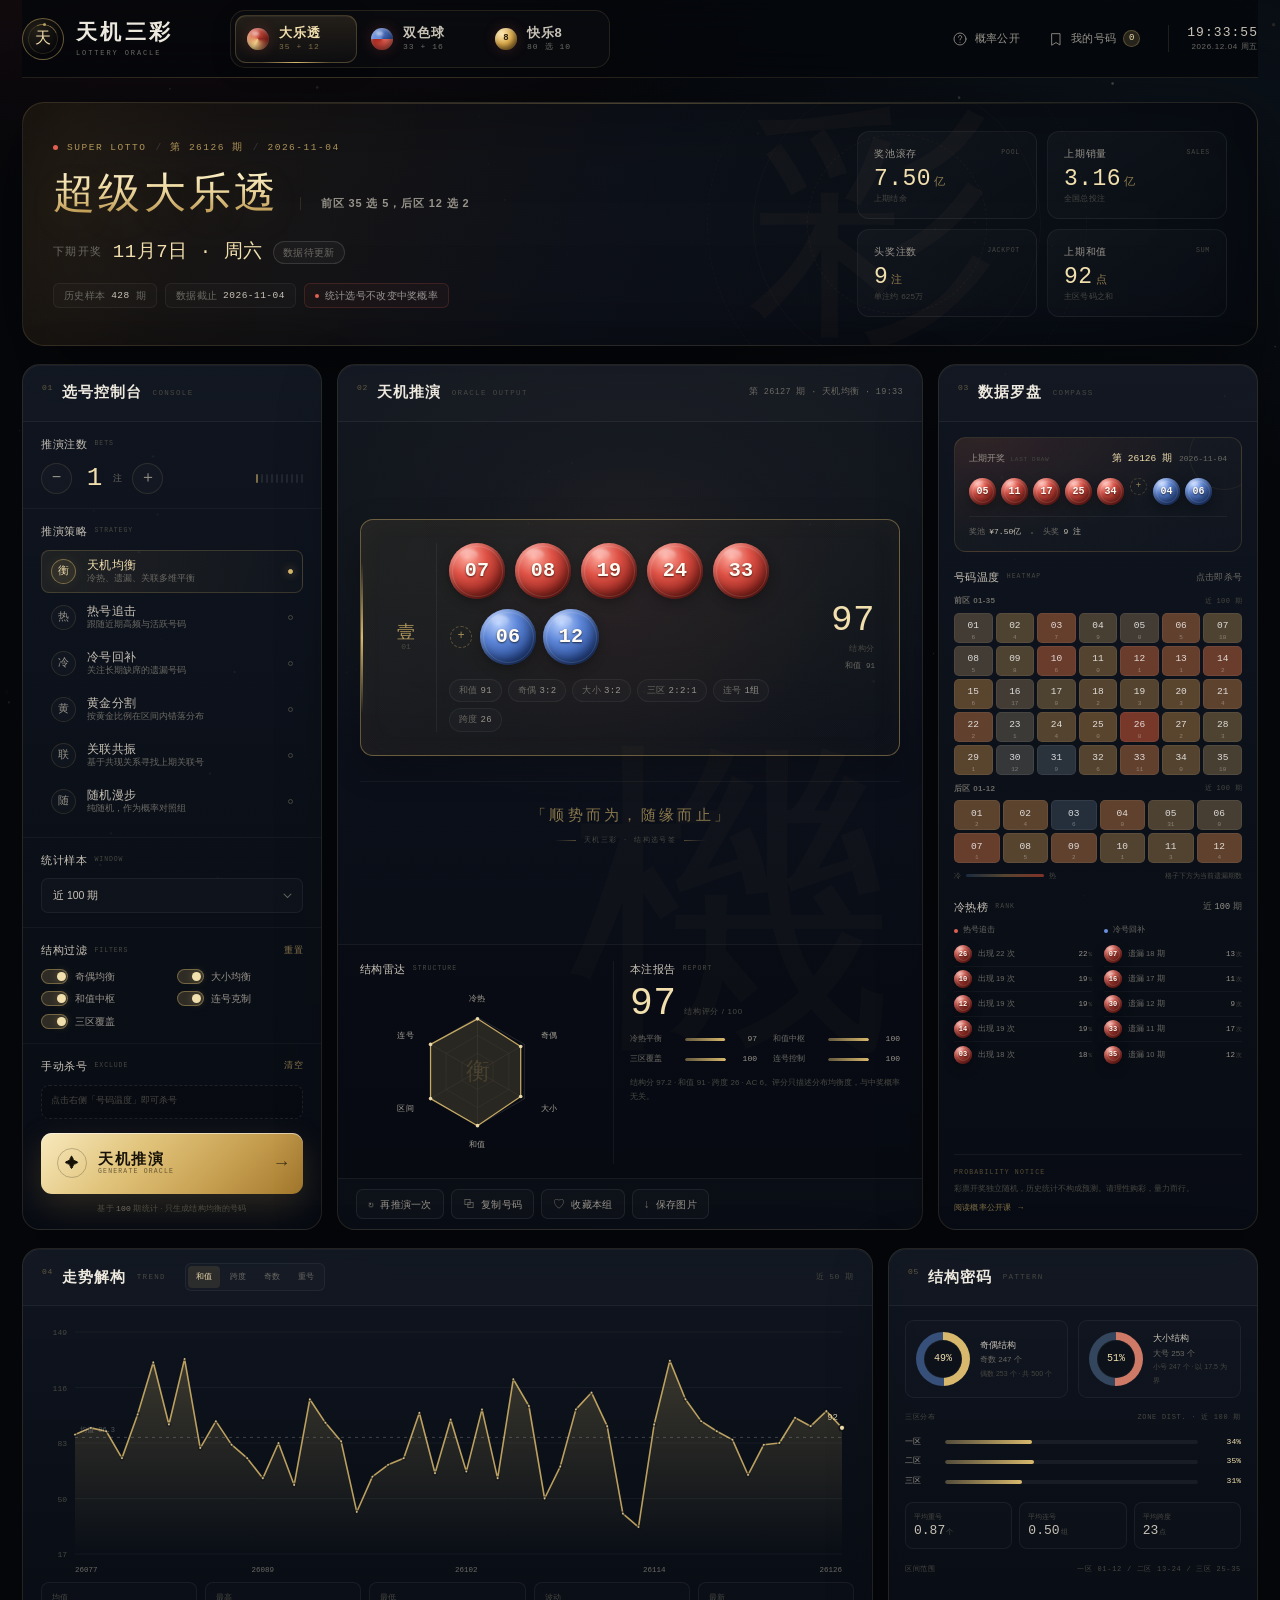
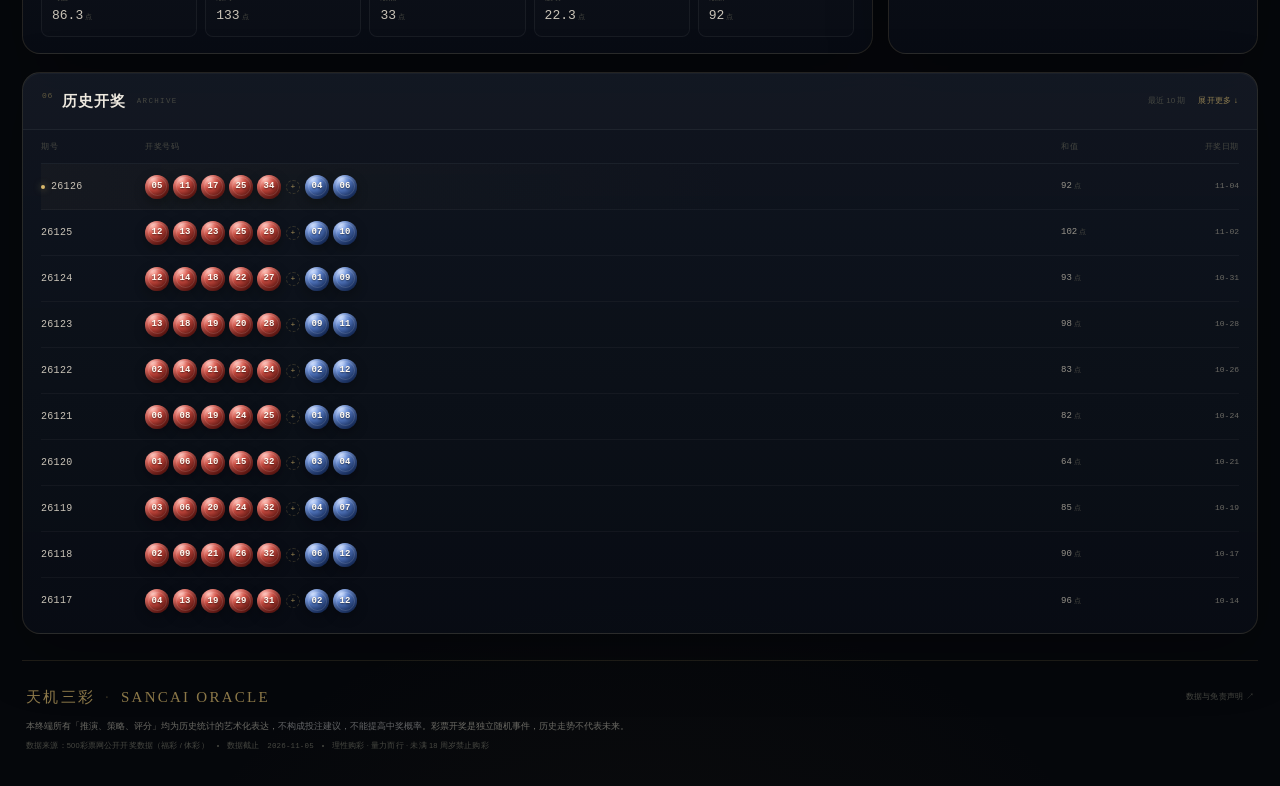
<file: index.html>
<!DOCTYPE html>
<html lang="zh-CN" data-game="dlt">
<head>
  <meta charset="UTF-8" />
  <meta name="viewport" content="width=device-width, initial-scale=1.0" />
  <meta name="theme-color" content="#06080d" />
  <title>天机三彩 · 智能选号预测终端</title>
  <meta name="description" content="基于真实历史开奖数据的超级大乐透、双色球、快乐8统计选号与结构分析终端。理性购彩，娱乐参考。" />
  <link rel="icon" href="data:image/svg+xml,%3Csvg xmlns='http://www.w3.org/2000/svg' viewBox='0 0 64 64'%3E%3Crect width='64' height='64' rx='14' fill='%2307090f'/%3E%3Ccircle cx='32' cy='32' r='23' fill='none' stroke='%23d9b96b' stroke-width='1.4'/%3E%3Ccircle cx='32' cy='32' r='17' fill='none' stroke='%23d9b96b' stroke-width='.6' stroke-dasharray='2 4'/%3E%3Ctext x='32' y='41' text-anchor='middle' font-family='KaiTi,serif' font-size='24' fill='%23e8cf8d'%3E天%3C/text%3E%3C/svg%3E" />
  <link rel="stylesheet" href="css/style.css" />
</head>
<body>
  <canvas id="sky" aria-hidden="true"></canvas>
  <div class="grain" aria-hidden="true"></div>

  <div class="boot" id="boot" aria-hidden="true">
    <div class="boot-inner">
      <div class="boot-seal"><span>天</span><i></i><i></i></div>
      <div class="boot-title">天机三彩</div>
      <div class="boot-sub">SANCAI ORACLE TERMINAL</div>
      <div class="boot-line"><i></i></div>
      <div class="boot-status">正在校准天机盘</div>
    </div>
  </div>

  <div class="app">
    <header class="topbar">
      <a class="brand" href="#top" aria-label="天机三彩首页">
        <span class="brand-seal"><span>天</span><i></i></span>
        <span class="brand-copy">
          <strong>天机三彩</strong>
          <small>LOTTERY ORACLE</small>
        </span>
      </a>

      <nav class="game-nav" id="game-nav" role="tablist" aria-label="彩种选择">
        <button class="game-tab is-active" type="button" data-game="dlt" role="tab" aria-selected="true">
          <span class="game-orb orb-dlt" aria-hidden="true"></span>
          <span class="game-tab-copy"><b>大乐透</b><small>35 + 12</small></span>
        </button>
        <button class="game-tab" type="button" data-game="ssq" role="tab" aria-selected="false">
          <span class="game-orb orb-ssq" aria-hidden="true"></span>
          <span class="game-tab-copy"><b>双色球</b><small>33 + 16</small></span>
        </button>
        <button class="game-tab" type="button" data-game="kl8" role="tab" aria-selected="false">
          <span class="game-orb orb-kl8" aria-hidden="true">8</span>
          <span class="game-tab-copy"><b>快乐8</b><small>80 选 10</small></span>
        </button>
      </nav>

      <div class="topbar-actions">
        <button class="top-btn" type="button" id="btn-probability">
          <svg viewBox="0 0 24 24" aria-hidden="true"><circle cx="12" cy="12" r="9"/><path d="M9.6 9.2a2.5 2.5 0 1 1 3.8 2.1c-.9.6-1.4 1.1-1.4 2.1"/><path d="M12 17h.01"/></svg>
          <span>概率公开</span>
        </button>
        <button class="top-btn saved-btn" type="button" id="btn-saved">
          <svg viewBox="0 0 24 24" aria-hidden="true"><path d="M6 4h12v17l-6-3.7L6 21z"/></svg>
          <span>我的号码</span>
          <em id="saved-count">0</em>
        </button>
        <div class="clock" aria-label="当前时间">
          <strong id="clock-time">--:--:--</strong>
          <small id="clock-date">----</small>
        </div>
      </div>
    </header>

    <main id="top">
      <section class="hero">
        <div class="hero-bg" aria-hidden="true">
          <div class="hero-glyph">彩</div>
          <div class="hero-rings"><i></i><i></i><i></i></div>
          <div class="hero-scan"></div>
        </div>
        <div class="hero-copy">
          <div class="eyebrow">
            <span class="live-dot"></span>
            <span id="hero-en">SUPER LOTTO</span>
            <span class="eyebrow-sep">/</span>
            <span id="hero-issue">第 26126 期</span>
            <span class="eyebrow-sep">/</span>
            <span id="hero-draw-date">2026-11-04</span>
          </div>
          <h1>
            <span class="hero-name" id="hero-name">超级大乐透</span>
            <span class="hero-desc" id="hero-desc">前区 35 选 5 · 后区 12 选 2</span>
          </h1>
          <div class="hero-countdown">
            <span class="countdown-k">下期开奖</span>
            <strong id="hero-countdown">11月7日 · 周六</strong>
            <span class="countdown-days" id="hero-days">还有 1 天</span>
          </div>
          <div class="hero-badges">
            <span class="badge">历史样本 <b id="hero-samples">428</b> 期</span>
            <span class="badge">数据截止 <b id="hero-asof">2026-11-04</b></span>
            <span class="badge badge-warn"><i></i>统计选号不改变中奖概率</span>
          </div>
        </div>
        <div class="hero-stats">
          <article class="stat-card">
            <span class="stat-k">奖池滚存 <small>POOL</small></span>
            <strong id="stat-pool">--</strong>
            <em>上期结余</em>
          </article>
          <article class="stat-card">
            <span class="stat-k">上期销量 <small>SALES</small></span>
            <strong id="stat-sales">--</strong>
            <em>全国总投注</em>
          </article>
          <article class="stat-card">
            <span class="stat-k" id="stat-first-label">头奖注数 <small>JACKPOT</small></span>
            <strong id="stat-first">--</strong>
            <em id="stat-first-note">头奖明细</em>
          </article>
          <article class="stat-card">
            <span class="stat-k">上期和值 <small>SUM</small></span>
            <strong id="stat-sum">--</strong>
            <em id="stat-sum-note">主区号码之和</em>
          </article>
        </div>
      </section>

      <div class="workspace">
        <aside class="panel controls-panel">
          <div class="panel-head">
            <span class="panel-index">01</span>
            <h2>选号控制台</h2>
            <span class="panel-en">CONSOLE</span>
          </div>

          <div class="control-section count-section">
            <div class="control-label"><span>推演注数</span><small>BETS</small></div>
            <div class="count-row">
              <button type="button" class="round-btn" data-count-step="-1" aria-label="减少一注">−</button>
              <strong id="count-value">1</strong>
              <span class="count-unit">注</span>
              <button type="button" class="round-btn" data-count-step="1" aria-label="增加一注">＋</button>
              <div class="count-ticks" aria-hidden="true"><i></i><i></i><i></i><i></i><i></i><i></i><i></i><i></i><i></i><i></i></div>
            </div>
          </div>

          <div class="control-section" id="pick-section" hidden>
            <div class="control-label"><span>快乐8 玩法</span><small>PICK</small></div>
            <div class="pick-chips" id="pick-chips"></div>
          </div>

          <div class="control-section">
            <div class="control-label"><span>推演策略</span><small>STRATEGY</small></div>
            <div class="strategy-list" id="strategy-list" role="radiogroup" aria-label="推演策略"></div>
          </div>

          <div class="control-section sample-section">
            <div class="control-label"><span>统计样本</span><small>WINDOW</small></div>
            <div class="select-wrap">
              <select id="window-select" aria-label="统计样本期数"></select>
              <svg viewBox="0 0 12 8" aria-hidden="true"><path d="M1 1l5 5 5-5"/></svg>
            </div>
          </div>

          <div class="control-section">
            <div class="control-label">
              <span>结构过滤</span><small>FILTERS</small>
              <button type="button" class="text-mini" id="reset-filters">重置</button>
            </div>
            <div class="toggle-grid" id="filter-toggles">
              <label class="switch"><input type="checkbox" data-filter="odd" checked /><span class="switch-track"></span><span>奇偶均衡</span></label>
              <label class="switch"><input type="checkbox" data-filter="size" checked /><span class="switch-track"></span><span>大小均衡</span></label>
              <label class="switch"><input type="checkbox" data-filter="sum" checked /><span class="switch-track"></span><span>和值中枢</span></label>
              <label class="switch"><input type="checkbox" data-filter="consecutive" checked /><span class="switch-track"></span><span>连号克制</span></label>
              <label class="switch switch-wide"><input type="checkbox" data-filter="coverage" checked /><span class="switch-track"></span><span>三区覆盖</span></label>
            </div>
          </div>

          <div class="control-section">
            <div class="control-label">
              <span>手动杀号</span><small>EXCLUDE</small>
              <button type="button" class="text-mini" id="clear-excluded">清空</button>
            </div>
            <div class="excluded-box" id="excluded-box">
              <span class="excluded-empty">点击右侧「号码温度」即可杀号</span>
            </div>
          </div>

          <button class="generate-btn" type="button" id="btn-generate">
            <span class="generate-shine" aria-hidden="true"></span>
            <span class="generate-icon" aria-hidden="true">✦</span>
            <span class="generate-copy"><b>天机推演</b><small>GENERATE ORACLE</small></span>
            <span class="generate-arrow" aria-hidden="true">→</span>
          </button>
          <p class="control-foot">基于 <b id="foot-window">100</b> 期统计 · 只生成结构均衡的号码</p>
        </aside>

        <section class="panel stage-panel">
          <div class="panel-head stage-head">
            <span class="panel-index">02</span>
            <h2>天机推演</h2>
            <span class="panel-en">ORACLE OUTPUT</span>
            <span class="stage-meta" id="stage-meta">第 26127 期 · 天机均衡</span>
          </div>
          <div class="stage-aura" aria-hidden="true"></div>
          <div class="stage-watermark" aria-hidden="true">機</div>
          <div class="ticket-area" id="ticket-area" aria-live="polite">
            <div class="ticket-loading">
              <span class="spinner"></span>
              <p>正在排布天机</p>
            </div>
          </div>
          <div class="stage-bottom">
            <div class="radar-block">
              <div class="mini-title">结构雷达 <span>STRUCTURE</span></div>
              <div class="radar-chart" id="radar-chart"></div>
            </div>
            <div class="report-block">
              <div class="mini-title">本注报告 <span>REPORT</span></div>
              <div class="report-score"><strong id="report-score">--</strong><span>结构评分 / 100</span></div>
              <div class="report-bars" id="report-bars"></div>
              <p class="report-note" id="report-note">结构评分衡量号码分布均衡度，与中奖概率无关。</p>
            </div>
          </div>
          <div class="stage-actions">
            <button type="button" class="ghost-btn" id="btn-regenerate"><span aria-hidden="true">↻</span> 再推演一次</button>
            <button type="button" class="ghost-btn" id="btn-copy"><span aria-hidden="true">⧉</span> 复制号码</button>
            <button type="button" class="ghost-btn" id="btn-save"><span aria-hidden="true">♡</span> 收藏本组</button>
            <button type="button" class="ghost-btn" id="btn-export"><span aria-hidden="true">↓</span> 保存图片</button>
          </div>
        </section>

        <aside class="panel insight-panel">
          <div class="panel-head">
            <span class="panel-index">03</span>
            <h2>数据罗盘</h2>
            <span class="panel-en">COMPASS</span>
          </div>
          <div class="insight-body">
            <div class="latest-card">
              <div class="latest-head">
                <span>上期开奖 <small>LAST DRAW</small></span>
                <b id="latest-issue">第 26126 期</b>
                <em id="latest-date">2026-11-04</em>
              </div>
              <div class="latest-balls" id="latest-balls"></div>
              <div class="latest-foot">
                <span>奖池 <b id="latest-pool">--</b></span>
                <i></i>
                <span>头奖 <b id="latest-first">--</b></span>
              </div>
            </div>

            <div class="heat-section">
              <div class="mini-title">号码温度 <span>HEATMAP</span><em>点击即杀号</em></div>
              <div class="heatmap" id="heatmap"></div>
              <div class="heat-legend">
                <span>冷</span><i></i><span>热</span>
                <em>格子下方为当前遗漏期数</em>
              </div>
            </div>

            <div class="rank-section">
              <div class="mini-title">冷热榜 <span>RANK</span><em>近 <b id="rank-window">100</b> 期</em></div>
              <div class="rank-columns" id="rank-columns"></div>
            </div>

            <div class="insight-note">
              <span class="insight-note-k">PROBABILITY NOTICE</span>
              <p>彩票开奖独立随机，历史统计不构成预测。请理性购彩，量力而行。</p>
              <button type="button" id="btn-insight-probability">阅读概率公开课 <span aria-hidden="true">→</span></button>
            </div>
          </div>
        </aside>
      </div>

      <section class="lower-grid">
        <div class="panel trend-panel">
          <div class="panel-head">
            <span class="panel-index">04</span>
            <h2>走势解构</h2>
            <span class="panel-en">TREND</span>
            <div class="trend-tabs" id="trend-tabs" role="tablist" aria-label="走势指标">
              <button type="button" class="is-active" data-metric="sum" role="tab" aria-selected="true">和值</button>
              <button type="button" data-metric="span" role="tab" aria-selected="false">跨度</button>
              <button type="button" data-metric="odd" role="tab" aria-selected="false">奇数</button>
              <button type="button" data-metric="repeat" role="tab" aria-selected="false">重号</button>
            </div>
            <span class="chart-window">近 50 期</span>
          </div>
          <div class="trend-chart-wrap">
            <div class="trend-chart" id="trend-chart"></div>
            <div class="chart-tooltip" id="trend-tooltip" hidden></div>
          </div>
          <div class="trend-stats" id="trend-stats"></div>
        </div>

        <div class="panel structure-panel">
          <div class="panel-head">
            <span class="panel-index">05</span>
            <h2>结构密码</h2>
            <span class="panel-en">PATTERN</span>
          </div>
          <div class="structure-list" id="structure-list"></div>
        </div>
      </section>

      <section class="panel history-panel">
        <div class="panel-head">
          <span class="panel-index">06</span>
          <h2>历史开奖</h2>
          <span class="panel-en">ARCHIVE</span>
          <div class="history-meta">
            <span id="history-range">最近 10 期</span>
            <button type="button" id="btn-more-history">展开更多 <span aria-hidden="true">↓</span></button>
          </div>
        </div>
        <div class="history-table" id="history-table"></div>
      </section>

      <footer class="footer">
        <div class="footer-top">
          <div class="footer-brand">天机三彩 <span>·</span> SANCAI ORACLE</div>
          <button type="button" class="footer-link" id="btn-about">数据与免责声明 <span aria-hidden="true">↗</span></button>
        </div>
        <p class="footer-line">本终端所有「推演、策略、评分」均为历史统计的艺术化表达，<b>不构成投注建议，不能提高中奖概率</b>。彩票开奖是独立随机事件，历史走势不代表未来。</p>
        <p class="footer-meta">数据来源：500彩票网公开开奖数据（福彩 / 体彩） <i></i> 数据截止 <span id="footer-asof">--</span> <i></i> 理性购彩 · 量力而行 · 未满 18 周岁禁止购彩</p>
      </footer>
    </main>
  </div>

  <!-- 概率公开课 -->
  <div class="modal" id="modal-probability" hidden>
    <div class="modal-veil" data-close-modal></div>
    <div class="modal-card modal-wide" role="dialog" aria-modal="true" aria-labelledby="prob-title">
      <button type="button" class="modal-close" data-close-modal aria-label="关闭">×</button>
      <div class="modal-head">
        <span class="eyebrow"><span class="live-dot"></span>THE TRUTH · 概率公开课</span>
        <h2 id="prob-title">彩票可以被「预测」吗？</h2>
        <p>不能。但这不妨碍我们用统计学，把选号变成一件更有章法、也更有趣的事。</p>
      </div>

      <div class="odds-grid" id="odds-grid">
        <article class="odd-card is-current" data-odd-game="dlt">
          <span>超级大乐透 · 头奖</span>
          <strong>1 / 21,425,712</strong>
          <small>C(35,5) × C(12,2) = 21,425,712</small>
        </article>
        <article class="odd-card" data-odd-game="ssq">
          <span>双色球 · 头奖</span>
          <strong>1 / 17,721,088</strong>
          <small>C(33,6) × 16 = 17,721,088</small>
        </article>
        <article class="odd-card" data-odd-game="kl8">
          <span>快乐8 · 选十中十</span>
          <strong>1 / 8,911,711</strong>
          <small>C(20,10) / C(80,10) ≈ 1 / 8,911,711</small>
        </article>
      </div>

      <div class="truth-grid">
        <article class="truth-card"><b>01</b><h3>每期都是独立事件</h3><p>摇奖机没有记忆。上一期开出了什么，不会改变下一期任何一个号码被抽中的概率。</p></article>
        <article class="truth-card"><b>02</b><h3>冷热只是统计投影</h3><p>在足够长的样本里，“热号”和“冷号”都会出现。它们描述过去，并不预言未来。</p></article>
        <article class="truth-card"><b>03</b><h3>结构选号不是中奖算法</h3><p>本终端做的是：把号码分布得更均衡、更好看。它改变的是选号体验，不是中奖概率。</p></article>
      </div>

      <div class="lab-box">
        <div class="lab-head">
          <div>
            <span class="lab-kicker">BACKTEST LAB</span>
            <h3>策略回测实验室</h3>
            <p>让历史自己说话：用当期之前的数据生成一注，再与真实开奖比对。</p>
          </div>
          <div class="lab-actions">
            <span class="lab-game-pill" id="lab-game">超级大乐透 · 天机均衡</span>
            <button type="button" class="gold-btn" id="btn-backtest">运行 60 期回测 <span aria-hidden="true">→</span></button>
          </div>
        </div>
        <div class="lab-result" id="lab-result">
          <div class="lab-placeholder">
            <span class="lab-compass">◎</span>
            <p>点击运行，看看「统计选号」在历史中究竟命中了多少。</p>
            <small>回测只做概率科普，不构成任何投注建议。</small>
          </div>
        </div>
      </div>

      <div class="modal-foot">
        <span>概率数字为公开规则计算值。</span>
        <span>数据来源：500彩票网公开开奖数据</span>
      </div>
    </div>
  </div>

  <!-- 数据与免责声明 -->
  <div class="modal" id="modal-about" hidden>
    <div class="modal-veil" data-close-modal></div>
    <div class="modal-card" role="dialog" aria-modal="true" aria-labelledby="about-title">
      <button type="button" class="modal-close" data-close-modal aria-label="关闭">×</button>
      <div class="modal-head">
        <span class="eyebrow">DATA & DISCLAIMER</span>
        <h2 id="about-title">数据与免责声明</h2>
        <p>一个可离线运行的统计选号小终端。所有数据与代码都留在本地。</p>
      </div>
      <div class="about-body">
        <div class="about-block">
          <h3>历史数据</h3>
          <ul>
            <li><b>超级大乐透：</b><span id="about-dlt">428 期 · 2024-01-01 → 2026-11-04</span></li>
            <li><b>双色球：</b><span id="about-ssq">300 期 · 2024-11-12 → 2026-11-05</span></li>
            <li><b>快乐8：</b><span id="about-kl8">400 期 · 2025-09-14 → 2026-11-05</span></li>
          </ul>
          <p>三种彩种均来自 500彩票网公开开奖 XML 与开奖页；奖池、销量、头奖信息取自对应开奖页。数据在构建/部署时写入：离线版为构建时快照，在线版由每日工作流自动重建。</p>
        </div>
        <div class="about-block">
          <h3>算法说明</h3>
          <ul>
            <li>统计特征：出现频率、当前遗漏、近十期动能、与上期号码的共现关联。</li>
            <li>六种策略：均衡、热号、冷号、黄金分割、关联共振、纯随机。</li>
            <li>结构过滤：奇偶、大小、和值、连号、三区覆盖。</li>
            <li>结构评分：对号码组合的分布均衡度打分，满分 100，<b>不代表中奖概率</b>。</li>
          </ul>
        </div>
        <div class="about-block">
          <h3>本地与隐私</h3>
          <p>页面无外部字体、无追踪脚本、不向任何服务器发送请求。收藏与偏好保存在浏览器 localStorage 中，可随时清空。</p>
        </div>
        <div class="about-warning">
          <strong>理性购彩提醒</strong>
          <p>彩票是一种娱乐方式，不是投资工具。请量力而行，切勿沉迷。未满 18 周岁禁止购彩。若感觉无法控制购彩行为，请及时寻求帮助。</p>
        </div>
      </div>
      <div class="modal-foot">
        <span>天机三彩 · 本地离线版</span>
        <span>仅供娱乐与统计学习</span>
      </div>
    </div>
  </div>

  <!-- 收藏抽屉 -->
  <div class="drawer" id="drawer-saved" hidden>
    <div class="drawer-veil" data-close-drawer></div>
    <aside class="drawer-panel" role="dialog" aria-modal="true" aria-labelledby="saved-title">
      <div class="drawer-head">
        <div>
          <span class="eyebrow">MY NUMBERS</span>
          <h2 id="saved-title">我的号码 <em id="saved-drawer-count">0</em></h2>
        </div>
        <button type="button" class="modal-close" data-close-drawer aria-label="关闭">×</button>
      </div>
      <div class="saved-list" id="saved-list"></div>
      <div class="drawer-foot">
        <button type="button" class="text-btn" id="btn-clear-saved">清空全部收藏</button>
        <span>仅保存在本机浏览器</span>
      </div>
    </aside>
  </div>

  <div class="toast" id="toast" role="status" aria-live="polite" hidden>
    <span class="toast-icon" aria-hidden="true">✦</span>
    <span class="toast-text" id="toast-text"></span>
  </div>

  <noscript>
    <div class="noscript">本终端需要启用 JavaScript 才能运行。</div>
  </noscript>

  <script src="js/data.js"></script>
  <script src="js/engine.js"></script>
  <script src="js/app.js"></script>
</body>
</html>
</file>
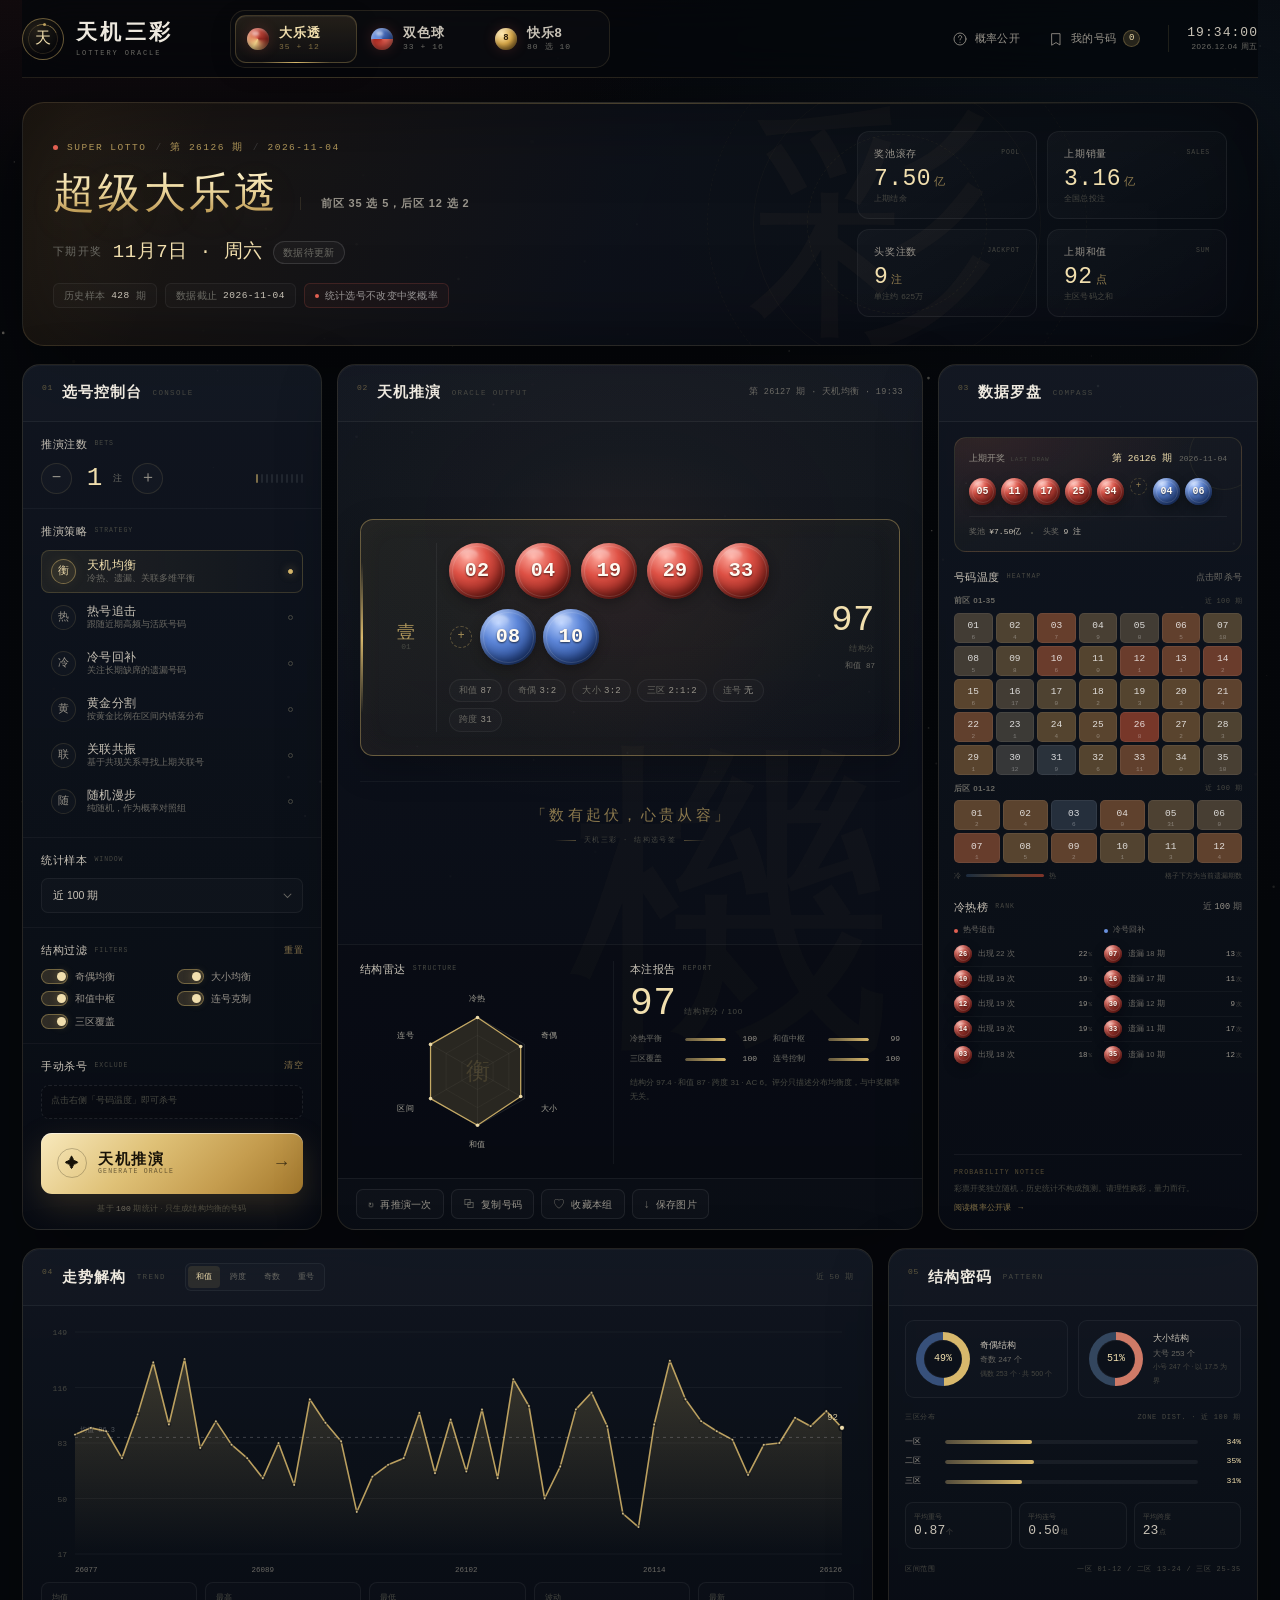
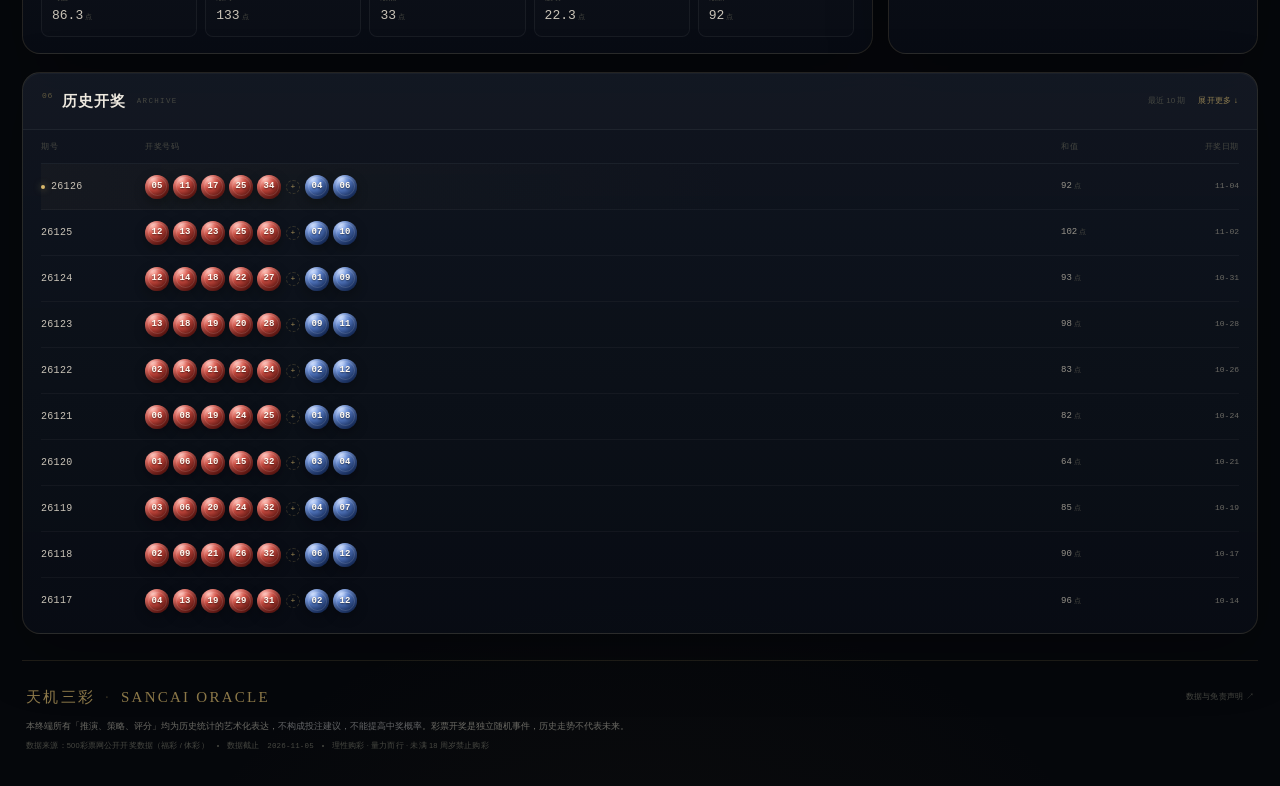
<file: site/index.html>
<!DOCTYPE html>
<!-- 在线版：由 tools/build_online.mjs 生成；PWA / 自动更新部署见 ONLINE.md -->
<!-- 天机三彩 · 单文件离线版，由 index.html + css + js 内联生成。数据截止 2026-11-05。 -->
<html lang="zh-CN" data-game="dlt">
<head>
  <meta charset="UTF-8" />
  <meta name="viewport" content="width=device-width, initial-scale=1.0" />
  <meta name="theme-color" content="#06080d" />
  <link rel="manifest" href="manifest.webmanifest" />
  <link rel="apple-touch-icon" href="icons/apple-touch-icon.png" />
  <meta name="application-name" content="天机三彩" />
  <meta name="apple-mobile-web-app-capable" content="yes" />
  <meta name="mobile-web-app-capable" content="yes" />
  <meta name="apple-mobile-web-app-status-bar-style" content="black-translucent" />
  <meta name="apple-mobile-web-app-title" content="天机三彩" />

  <title>天机三彩 · 智能选号预测终端</title>
  <meta name="description" content="基于真实历史开奖数据的超级大乐透、双色球、快乐8统计选号与结构分析终端。理性购彩，娱乐参考。" />
  <link rel="icon" href="data:image/svg+xml,%3Csvg xmlns='http://www.w3.org/2000/svg' viewBox='0 0 64 64'%3E%3Crect width='64' height='64' rx='14' fill='%2307090f'/%3E%3Ccircle cx='32' cy='32' r='23' fill='none' stroke='%23d9b96b' stroke-width='1.4'/%3E%3Ccircle cx='32' cy='32' r='17' fill='none' stroke='%23d9b96b' stroke-width='.6' stroke-dasharray='2 4'/%3E%3Ctext x='32' y='41' text-anchor='middle' font-family='KaiTi,serif' font-size='24' fill='%23e8cf8d'%3E天%3C/text%3E%3C/svg%3E" />
  <style>
/* ==========================================================================
   天机三彩 · Lottery Oracle Terminal
   暗金 / 朱砂 / 墨色 —— 离线单页视觉系统
   ========================================================================== */

:root {
  --bg: #05070b;
  --bg-2: #080c14;
  --panel: rgba(14, 19, 29, 0.78);
  --panel-solid: #0d121c;
  --panel-2: rgba(20, 26, 39, 0.72);
  --line: rgba(219, 190, 126, 0.13);
  --line-soft: rgba(255, 255, 255, 0.055);
  --line-strong: rgba(219, 190, 126, 0.34);
  --gold: #d8b86c;
  --gold-2: #f1dfae;
  --gold-3: #8f6d2f;
  --gold-rgb: 216, 184, 108;
  --red: #e26052;
  --blue: #6b92df;
  --jade: #6fc3a3;
  --text: #eee9df;
  --text-2: #c9c3b7;
  --muted: #97938a;
  --dim: #6b6a64;
  --faint: #474842;
  --accent: #e26052;
  --accent-rgb: 226, 96, 82;
  --radius: 18px;
  --radius-sm: 11px;
  --shadow: 0 24px 80px rgba(0, 0, 0, 0.48);
  --font-serif: "STKaiti", "KaiTi", "STSong", "SimSun", serif;
  --font-sans: "Microsoft YaHei", "PingFang SC", "Noto Sans SC", "Hiragino Sans GB", sans-serif;
  --font-num: "Bahnschrift", "DIN Alternate", "Cascadia Mono", "Consolas", monospace;
  --ease: cubic-bezier(0.22, 0.61, 0.36, 1);
}

html[data-game="ssq"] {
  --accent: #6b92df;
  --accent-rgb: 107, 146, 223;
}
html[data-game="kl8"] {
  --accent: #dda94b;
  --accent-rgb: 221, 169, 75;
}
html[data-game="dlt"] {
  --accent: #e26052;
  --accent-rgb: 226, 96, 82;
}

*,
*::before,
*::after {
  box-sizing: border-box;
}

[hidden] {
  display: none !important;
}

html {
  scroll-behavior: smooth;
  color-scheme: dark;
}

body {
  margin: 0;
  min-width: 320px;
  background:
    radial-gradient(1200px 640px at 12% -8%, rgba(126, 39, 31, 0.2), transparent 62%),
    radial-gradient(1000px 560px at 92% 6%, rgba(35, 62, 85, 0.2), transparent 60%),
    radial-gradient(900px 800px at 50% 112%, rgba(118, 92, 39, 0.08), transparent 60%),
    var(--bg);
  color: var(--text);
  font-family: var(--font-sans);
  font-size: 14px;
  line-height: 1.6;
  -webkit-font-smoothing: antialiased;
  overflow-x: hidden;
}

body.is-locked {
  overflow: hidden;
}

#sky {
  position: fixed;
  inset: 0;
  z-index: 0;
  width: 100%;
  height: 100%;
  pointer-events: none;
  opacity: 0.8;
}

.grain {
  position: fixed;
  inset: 0;
  z-index: 1;
  pointer-events: none;
  opacity: 0.5;
  background-image: radial-gradient(rgba(255, 255, 255, 0.035) 0.6px, transparent 0.6px);
  background-size: 3px 3px;
  mix-blend-mode: overlay;
}

.app {
  position: relative;
  z-index: 2;
  width: min(1680px, 100%);
  margin: 0 auto;
  padding: 0 30px;
}

::selection {
  background: rgba(var(--gold-rgb), 0.28);
  color: var(--gold-2);
}

a {
  color: inherit;
  text-decoration: none;
}

button,
select,
input {
  font: inherit;
}

button {
  color: inherit;
  cursor: pointer;
}

button:focus-visible,
a:focus-visible,
select:focus-visible,
input:focus-visible {
  outline: 1px solid var(--gold);
  outline-offset: 3px;
}

svg {
  display: block;
}

::-webkit-scrollbar {
  width: 6px;
  height: 6px;
}
::-webkit-scrollbar-track {
  background: transparent;
}
::-webkit-scrollbar-thumb {
  background: rgba(var(--gold-rgb), 0.18);
  border-radius: 99px;
}
::-webkit-scrollbar-thumb:hover {
  background: rgba(var(--gold-rgb), 0.34);
}

/* ---------------------------------- Boot --------------------------------- */
.boot {
  position: fixed;
  inset: 0;
  z-index: 500;
  display: flex;
  align-items: center;
  justify-content: center;
  background:
    radial-gradient(700px 500px at 50% 48%, rgba(118, 84, 30, 0.12), transparent 70%),
    #05070b;
  transition: opacity 0.65s var(--ease), visibility 0.65s var(--ease);
}
.boot.is-hidden {
  opacity: 0;
  visibility: hidden;
  pointer-events: none;
}
.boot-inner {
  text-align: center;
  width: 240px;
}
.boot-seal {
  position: relative;
  width: 86px;
  height: 86px;
  margin: 0 auto 24px;
  display: grid;
  place-items: center;
  border: 1px solid rgba(var(--gold-rgb), 0.5);
  border-radius: 50%;
}
.boot-seal::before,
.boot-seal::after {
  content: "";
  position: absolute;
  inset: 7px;
  border: 1px solid rgba(var(--gold-rgb), 0.2);
  border-radius: 50%;
  border-top-color: var(--gold);
  animation: spin 2.4s linear infinite;
}
.boot-seal::after {
  inset: 16px;
  border-style: dashed;
  animation-direction: reverse;
  animation-duration: 3.6s;
}
.boot-seal span {
  font-family: var(--font-serif);
  font-size: 32px;
  color: var(--gold-2);
}
.boot-title {
  font-family: var(--font-serif);
  font-size: 30px;
  letter-spacing: 0.22em;
  color: var(--gold-2);
  padding-left: 0.22em;
}
.boot-sub {
  margin-top: 5px;
  font-family: var(--font-num);
  font-size: 8px;
  letter-spacing: 0.32em;
  color: var(--dim);
}
.boot-line {
  height: 1px;
  margin: 26px auto 13px;
  width: 170px;
  background: rgba(255, 255, 255, 0.08);
  overflow: hidden;
}
.boot-line i {
  display: block;
  height: 100%;
  width: 45%;
  background: linear-gradient(90deg, transparent, var(--gold), transparent);
  animation: bootLine 1.5s var(--ease) infinite;
}
.boot-status {
  font-size: 10px;
  letter-spacing: 0.24em;
  color: var(--dim);
  white-space: pre-line;
}
.boot.has-error .boot-line {
  display: none;
}
.boot.has-error .boot-status {
  color: #e88b7e;
  letter-spacing: 0.08em;
  line-height: 1.8;
}

@keyframes bootLine {
  from { transform: translateX(-110%); }
  to { transform: translateX(260%); }
}
@keyframes spin {
  to { transform: rotate(360deg); }
}

/* --------------------------------- Topbar -------------------------------- */
.topbar {
  position: sticky;
  top: 0;
  z-index: 90;
  display: flex;
  align-items: center;
  gap: 28px;
  height: 78px;
  border-bottom: 1px solid var(--line);
  background: rgba(5, 7, 11, 0.76);
  backdrop-filter: blur(22px) saturate(120%);
  -webkit-backdrop-filter: blur(22px) saturate(120%);
}
.topbar::after {
  content: "";
  position: absolute;
  left: 0;
  right: 0;
  bottom: -1px;
  height: 1px;
  background: linear-gradient(90deg, transparent, rgba(var(--gold-rgb), 0.28) 22%, transparent 55%);
  opacity: 0.55;
  pointer-events: none;
}

.brand {
  display: flex;
  align-items: center;
  gap: 12px;
  flex: none;
  min-width: 190px;
}
.brand-seal {
  position: relative;
  width: 42px;
  height: 42px;
  display: grid;
  place-items: center;
  border-radius: 50%;
  border: 1px solid rgba(var(--gold-rgb), 0.46);
  background: radial-gradient(circle at 35% 30%, rgba(var(--gold-rgb), 0.14), transparent 65%);
  flex: none;
}
.brand-seal::before {
  content: "";
  position: absolute;
  inset: 5px;
  border: 1px solid rgba(var(--gold-rgb), 0.16);
  border-radius: 50%;
  border-top-color: rgba(var(--gold-rgb), 0.52);
  transform: rotate(20deg);
}
.brand-seal span {
  font-family: var(--font-serif);
  font-size: 16px;
  color: var(--gold-2);
  transform: translateY(-1px);
}
.brand-seal i {
  position: absolute;
  width: 3px;
  height: 3px;
  border-radius: 50%;
  background: var(--gold);
  top: 4px;
  left: 50%;
  opacity: 0.8;
}
.brand-copy {
  display: flex;
  flex-direction: column;
  line-height: 1.2;
}
.brand-copy strong {
  font-family: var(--font-serif);
  font-size: 21px;
  letter-spacing: 0.16em;
  color: var(--text);
  font-weight: 600;
}
.brand-copy small {
  margin-top: 4px;
  font-family: var(--font-num);
  font-size: 7px;
  letter-spacing: 0.27em;
  color: var(--dim);
}

.game-nav {
  display: flex;
  align-items: center;
  gap: 2px;
  padding: 4px;
  border: 1px solid var(--line);
  border-radius: 15px;
  background: rgba(255, 255, 255, 0.018);
}
.game-tab {
  position: relative;
  display: flex;
  align-items: center;
  gap: 10px;
  min-width: 138px;
  height: 48px;
  padding: 0 14px;
  border: 1px solid transparent;
  border-radius: 11px;
  background: transparent;
  text-align: left;
  transition: background 0.3s var(--ease), border-color 0.3s var(--ease), transform 0.3s var(--ease);
}
.game-tab:hover {
  background: rgba(255, 255, 255, 0.025);
}
.game-tab.is-active {
  border-color: rgba(var(--gold-rgb), 0.24);
  background: linear-gradient(180deg, rgba(var(--gold-rgb), 0.12), rgba(var(--gold-rgb), 0.025));
  box-shadow: inset 0 1px 0 rgba(255, 255, 255, 0.05), 0 6px 24px rgba(0, 0, 0, 0.22);
}
.game-tab.is-active::after {
  content: "";
  position: absolute;
  left: 22%;
  right: 22%;
  bottom: -1px;
  height: 1px;
  background: linear-gradient(90deg, transparent, var(--gold), transparent);
}
.game-orb {
  position: relative;
  width: 22px;
  height: 22px;
  border-radius: 50%;
  flex: none;
  box-shadow: inset -2px -3px 5px rgba(0, 0, 0, 0.4), inset 1px 2px 3px rgba(255, 255, 255, 0.3), 0 0 14px rgba(var(--accent-rgb), 0.2);
}
.game-orb::before {
  content: "";
  position: absolute;
  top: 18%;
  left: 22%;
  width: 32%;
  height: 20%;
  border-radius: 50%;
  background: rgba(255, 255, 255, 0.5);
  filter: blur(1px);
}
.orb-dlt {
  background: conic-gradient(from 210deg, #f2d389, #d55a49, #8e261f, #f2d389);
}
.orb-ssq {
  background: conic-gradient(from 90deg, #e06355, #ad2b22 49%, #6f96e5 50%, #2d4e97);
}
.orb-kl8 {
  display: grid;
  place-items: center;
  background: radial-gradient(circle at 32% 28%, #ffeab4, #d9a94a 46%, #79551d);
  font-family: var(--font-num);
  font-size: 9px;
  color: #2b1c08;
  font-weight: 700;
}
.orb-kl8::before {
  display: none;
}
.game-tab-copy {
  display: flex;
  flex-direction: column;
  line-height: 1.25;
}
.game-tab-copy b {
  font-size: 13px;
  font-weight: 600;
  letter-spacing: 0.06em;
  color: var(--text-2);
}
.game-tab-copy small {
  font-family: var(--font-num);
  font-size: 8px;
  letter-spacing: 0.13em;
  color: var(--dim);
}
.game-tab.is-active .game-tab-copy b {
  color: var(--gold-2);
}
.game-tab.is-active .game-tab-copy small {
  color: rgba(var(--gold-rgb), 0.55);
}

.topbar-actions {
  margin-left: auto;
  display: flex;
  align-items: center;
  gap: 4px;
}
.top-btn {
  display: inline-flex;
  align-items: center;
  gap: 7px;
  height: 36px;
  padding: 0 11px;
  border: 1px solid transparent;
  border-radius: 9px;
  background: transparent;
  color: var(--muted);
  font-size: 11px;
  letter-spacing: 0.03em;
  transition: color 0.25s, border-color 0.25s, background 0.25s;
}
.top-btn:hover {
  color: var(--gold-2);
  border-color: var(--line);
  background: rgba(255, 255, 255, 0.025);
}
.top-btn svg {
  width: 16px;
  height: 16px;
  fill: none;
  stroke: currentColor;
  stroke-width: 1.3;
  stroke-linecap: round;
  stroke-linejoin: round;
}
.saved-btn {
  position: relative;
}
.saved-btn em {
  min-width: 17px;
  height: 17px;
  padding: 0 4px;
  display: inline-grid;
  place-items: center;
  border-radius: 20px;
  background: rgba(var(--gold-rgb), 0.16);
  border: 1px solid rgba(var(--gold-rgb), 0.28);
  color: var(--gold-2);
  font-family: var(--font-num);
  font-size: 9px;
  font-style: normal;
}
.clock {
  margin-left: 12px;
  padding-left: 18px;
  border-left: 1px solid var(--line);
  display: flex;
  flex-direction: column;
  align-items: flex-end;
  line-height: 1.25;
}
.clock strong {
  font-family: var(--font-num);
  font-size: 13px;
  font-weight: 500;
  letter-spacing: 0.08em;
  color: var(--text-2);
  font-variant-numeric: tabular-nums;
}
.clock small {
  font-size: 8px;
  letter-spacing: 0.08em;
  color: var(--dim);
}

/* ---------------------------------- Hero --------------------------------- */
.hero {
  position: relative;
  min-height: 238px;
  margin-top: 24px;
  padding: 32px 38px;
  display: grid;
  grid-template-columns: minmax(0, 1fr) auto;
  align-items: center;
  gap: 28px;
  border: 1px solid var(--line);
  border-radius: 22px;
  background:
    linear-gradient(112deg, rgba(34, 27, 19, 0.88) 0%, rgba(15, 19, 28, 0.88) 48%, rgba(8, 12, 19, 0.94) 100%);
  box-shadow: var(--shadow);
  overflow: hidden;
}
.hero::before {
  content: "";
  position: absolute;
  top: 0;
  left: 9%;
  right: 9%;
  height: 1px;
  background: linear-gradient(90deg, transparent, rgba(var(--gold-rgb), 0.55), transparent);
  opacity: 0.7;
}
.hero::after {
  content: "";
  position: absolute;
  inset: 0;
  border-radius: inherit;
  pointer-events: none;
  box-shadow: inset 0 0 90px rgba(0, 0, 0, 0.38);
}
.hero-bg {
  position: absolute;
  inset: 0;
  pointer-events: none;
  overflow: hidden;
}
.hero-glyph {
  position: absolute;
  right: 26%;
  top: 50%;
  transform: translateY(-50%);
  font-family: var(--font-serif);
  font-size: 250px;
  line-height: 1;
  color: rgba(var(--gold-rgb), 0.035);
  user-select: none;
}
.hero-rings {
  position: absolute;
  width: 380px;
  height: 380px;
  right: 170px;
  top: 50%;
  transform: translateY(-50%);
  opacity: 0.7;
}
.hero-rings i {
  position: absolute;
  border-radius: 50%;
  border: 1px solid rgba(var(--gold-rgb), 0.06);
}
.hero-rings i:nth-child(1) {
  inset: 0;
  border-style: dashed;
  animation: spin 90s linear infinite;
}
.hero-rings i:nth-child(2) {
  inset: 46px;
  border-color: rgba(var(--gold-rgb), 0.055);
}
.hero-rings i:nth-child(3) {
  inset: 100px;
  border-style: dashed;
  border-color: rgba(var(--gold-rgb), 0.08);
  animation: spin 60s linear infinite reverse;
}
.hero-scan {
  position: absolute;
  top: -40%;
  left: -10%;
  width: 22%;
  height: 180%;
  transform: rotate(20deg);
  background: linear-gradient(90deg, transparent, rgba(var(--gold-rgb), 0.03), transparent);
  animation: heroScan 11s var(--ease) infinite;
}
@keyframes heroScan {
  0%, 55% { transform: translateX(0) rotate(20deg); opacity: 0; }
  62% { opacity: 1; }
  100% { transform: translateX(720px) rotate(20deg); opacity: 0; }
}

.hero-copy {
  position: relative;
  z-index: 2;
  min-width: 0;
}
.eyebrow {
  display: flex;
  align-items: center;
  flex-wrap: wrap;
  gap: 9px;
  font-family: var(--font-num);
  font-size: 9.5px;
  letter-spacing: 0.16em;
  color: rgba(var(--gold-rgb), 0.78);
  text-transform: uppercase;
}
.eyebrow-sep {
  color: rgba(255, 255, 255, 0.15);
  letter-spacing: 0;
}
.live-dot {
  width: 5px;
  height: 5px;
  border-radius: 50%;
  background: var(--accent);
  box-shadow: 0 0 0 0 rgba(var(--accent-rgb), 0.5);
  animation: livePulse 2.6s infinite;
  flex: none;
}
@keyframes livePulse {
  0% { box-shadow: 0 0 0 0 rgba(var(--accent-rgb), 0.45); }
  70% { box-shadow: 0 0 0 7px rgba(var(--accent-rgb), 0); }
  100% { box-shadow: 0 0 0 0 rgba(var(--accent-rgb), 0); }
}
.hero h1 {
  margin: 13px 0 19px;
  display: flex;
  align-items: baseline;
  flex-wrap: wrap;
  gap: 8px 20px;
  line-height: 1.2;
}
.hero-name {
  font-family: var(--font-serif);
  font-size: 46px;
  font-weight: 500;
  letter-spacing: 0.08em;
  background: linear-gradient(180deg, #fff4cf 0%, #ead49a 48%, #b48d45 100%);
  -webkit-background-clip: text;
  background-clip: text;
  color: transparent;
  text-shadow: 0 10px 40px rgba(var(--gold-rgb), 0.1);
}
.hero-desc {
  font-size: 11px;
  color: var(--muted);
  letter-spacing: 0.08em;
  padding-left: 20px;
  border-left: 1px solid var(--line);
}
.hero-countdown {
  display: flex;
  align-items: center;
  flex-wrap: wrap;
  gap: 10px;
  font-size: 11px;
  color: var(--muted);
}
.countdown-k {
  color: var(--dim);
  letter-spacing: 0.13em;
}
.hero-countdown strong {
  font-family: var(--font-num);
  font-size: 19px;
  font-weight: 500;
  letter-spacing: 0.03em;
  color: var(--gold-2);
}
.countdown-days {
  display: inline-flex;
  align-items: center;
  height: 23px;
  padding: 0 9px;
  border-radius: 20px;
  border: 1px solid rgba(var(--accent-rgb), 0.26);
  background: rgba(var(--accent-rgb), 0.08);
  color: rgba(255, 255, 255, 0.68);
  font-size: 9.5px;
  letter-spacing: 0.04em;
}
.countdown-days.is-stale {
  border-color: rgba(255, 255, 255, 0.12);
  background: rgba(255, 255, 255, 0.03);
  color: var(--dim);
}
.hero-badges {
  display: flex;
  flex-wrap: wrap;
  gap: 8px;
  margin-top: 16px;
}
.badge {
  display: inline-flex;
  align-items: center;
  gap: 6px;
  height: 25px;
  padding: 0 10px;
  border: 1px solid var(--line-soft);
  border-radius: 6px;
  background: rgba(255, 255, 255, 0.018);
  font-size: 9.5px;
  color: var(--dim);
  letter-spacing: 0.03em;
}
.badge b {
  font-family: var(--font-num);
  font-weight: 500;
  color: var(--text-2);
  letter-spacing: 0.05em;
}
.badge-warn {
  border-color: rgba(var(--accent-rgb), 0.18);
  background: rgba(var(--accent-rgb), 0.045);
  color: rgba(255, 255, 255, 0.55);
}
.badge-warn i {
  width: 4px;
  height: 4px;
  border-radius: 50%;
  background: var(--accent);
}

.hero-stats {
  position: relative;
  z-index: 2;
  display: grid;
  grid-template-columns: repeat(2, 196px);
  gap: 10px;
}
.stat-card {
  min-height: 88px;
  padding: 14px 16px 12px;
  border: 1px solid var(--line-soft);
  border-radius: 12px;
  background: linear-gradient(150deg, rgba(255, 255, 255, 0.032), rgba(255, 255, 255, 0.008));
  display: flex;
  flex-direction: column;
  justify-content: space-between;
  transition: border-color 0.3s, background 0.3s, transform 0.3s var(--ease);
}
.stat-card:hover {
  border-color: rgba(var(--gold-rgb), 0.22);
  background: linear-gradient(150deg, rgba(var(--gold-rgb), 0.055), rgba(255, 255, 255, 0.01));
  transform: translateY(-2px);
}
.stat-k {
  display: flex;
  align-items: center;
  justify-content: space-between;
  gap: 8px;
  font-size: 9.5px;
  letter-spacing: 0.08em;
  color: var(--muted);
}
.stat-k small {
  font-family: var(--font-num);
  font-size: 6.5px;
  letter-spacing: 0.12em;
  color: var(--faint);
}
.stat-card strong {
  margin-top: 4px;
  font-family: var(--font-num);
  font-size: 23px;
  font-weight: 500;
  line-height: 1.1;
  color: var(--gold-2);
  letter-spacing: 0.02em;
  white-space: nowrap;
}
.stat-card strong span {
  margin-left: 3px;
  font-size: 11px;
  color: rgba(var(--gold-rgb), 0.65);
}
.stat-card em {
  font-style: normal;
  font-size: 8px;
  color: var(--faint);
  letter-spacing: 0.03em;
}

/* ------------------------------ Panel / Layout --------------------------- */
.workspace {
  display: grid;
  grid-template-columns: 316px minmax(0, 1fr) 338px;
  gap: 18px;
  margin-top: 18px;
  align-items: stretch;
}
.lower-grid {
  display: grid;
  grid-template-columns: minmax(0, 1fr) 394px;
  gap: 18px;
  margin-top: 18px;
}
.panel {
  position: relative;
  border: 1px solid var(--line);
  border-radius: var(--radius);
  background:
    linear-gradient(180deg, rgba(19, 25, 37, 0.78), rgba(9, 13, 21, 0.88));
  box-shadow: 0 20px 60px rgba(0, 0, 0, 0.28);
  overflow: hidden;
}
.panel::after {
  content: "";
  position: absolute;
  inset: 0;
  border-radius: inherit;
  pointer-events: none;
  box-shadow: inset 0 1px 0 rgba(255, 255, 255, 0.035);
}
.panel-head {
  position: relative;
  z-index: 2;
  display: flex;
  align-items: center;
  gap: 9px;
  min-height: 57px;
  padding: 0 19px;
  border-bottom: 1px solid var(--line-soft);
  background: rgba(255, 255, 255, 0.012);
}
.panel-index {
  font-family: var(--font-num);
  font-size: 8px;
  letter-spacing: 0.1em;
  color: rgba(var(--gold-rgb), 0.4);
  align-self: flex-start;
  margin-top: 17px;
}
.panel-head h2 {
  margin: 0;
  font-size: 14.5px;
  font-weight: 600;
  letter-spacing: 0.06em;
  color: var(--text);
}
.panel-en {
  font-family: var(--font-num);
  font-size: 7.5px;
  letter-spacing: 0.18em;
  color: var(--faint);
  margin-left: 2px;
}
.mini-title {
  display: flex;
  align-items: center;
  gap: 7px;
  font-size: 10.5px;
  color: var(--text-2);
  letter-spacing: 0.04em;
}
.mini-title span {
  font-family: var(--font-num);
  font-size: 6.5px;
  letter-spacing: 0.16em;
  color: var(--faint);
}
.mini-title em {
  margin-left: auto;
  font-style: normal;
  font-size: 8.5px;
  color: var(--dim);
  letter-spacing: 0.02em;
}
.mini-title em b {
  font-family: var(--font-num);
  font-weight: 500;
  color: var(--muted);
}

/* -------------------------------- Controls ------------------------------- */
.controls-panel {
  display: flex;
  flex-direction: column;
  min-height: 836px;
}
.control-section {
  padding: 14px 18px;
}
.control-section + .control-section {
  border-top: 1px solid rgba(255, 255, 255, 0.04);
}
.control-label {
  display: flex;
  align-items: center;
  gap: 7px;
  margin-bottom: 10px;
  font-size: 10.5px;
  color: var(--text-2);
  letter-spacing: 0.06em;
}
.control-label small {
  font-family: var(--font-num);
  font-size: 6.5px;
  letter-spacing: 0.14em;
  color: var(--faint);
}
.text-mini {
  margin-left: auto;
  padding: 0;
  border: 0;
  background: none;
  color: rgba(var(--gold-rgb), 0.6);
  font-size: 8.5px;
  letter-spacing: 0.03em;
}
.text-mini:hover {
  color: var(--gold-2);
}
.count-row {
  display: flex;
  align-items: center;
  gap: 10px;
}
.round-btn {
  width: 31px;
  height: 31px;
  display: grid;
  place-items: center;
  border: 1px solid var(--line);
  border-radius: 50%;
  background: rgba(255, 255, 255, 0.018);
  color: var(--muted);
  font-family: var(--font-num);
  font-size: 16px;
  line-height: 1;
  transition: all 0.22s;
}
.round-btn:hover {
  color: var(--gold-2);
  border-color: var(--line-strong);
  background: rgba(var(--gold-rgb), 0.07);
}
.round-btn:active {
  transform: scale(0.93);
}
#count-value {
  min-width: 25px;
  font-family: var(--font-num);
  font-size: 26px;
  font-weight: 500;
  line-height: 1;
  text-align: center;
  color: var(--gold-2);
}
.count-unit {
  font-size: 9px;
  color: var(--dim);
  margin-left: -4px;
}
.count-ticks {
  margin-left: auto;
  display: flex;
  gap: 3px;
  align-items: center;
}
.count-ticks i {
  width: 2px;
  height: 9px;
  border-radius: 2px;
  background: rgba(255, 255, 255, 0.08);
  transition: background 0.25s;
}
.count-ticks i.is-on {
  background: rgba(var(--gold-rgb), 0.55);
}

.pick-chips {
  display: flex;
  flex-wrap: wrap;
  gap: 5px;
}
.pick-chip {
  min-width: 30px;
  height: 29px;
  padding: 0 7px;
  border: 1px solid var(--line-soft);
  border-radius: 6px;
  background: rgba(255, 255, 255, 0.018);
  color: var(--muted);
  font-family: var(--font-num);
  font-size: 10px;
  transition: all 0.2s;
}
.pick-chip:hover {
  border-color: var(--line-strong);
  color: var(--text-2);
}
.pick-chip.is-active {
  border-color: rgba(var(--gold-rgb), 0.52);
  background: linear-gradient(180deg, rgba(var(--gold-rgb), 0.16), rgba(var(--gold-rgb), 0.04));
  color: var(--gold-2);
  box-shadow: 0 0 16px rgba(var(--gold-rgb), 0.08);
}

.strategy-list {
  display: flex;
  flex-direction: column;
  gap: 3px;
}
.strategy-item {
  display: grid;
  grid-template-columns: 27px minmax(0, 1fr) 12px;
  align-items: center;
  gap: 9px;
  min-height: 43px;
  padding: 5px 9px;
  border: 1px solid transparent;
  border-radius: 8px;
  background: transparent;
  text-align: left;
  transition: border-color 0.22s, background 0.22s;
}
.strategy-item:hover {
  background: rgba(255, 255, 255, 0.026);
}
.strategy-item.is-active {
  border-color: rgba(var(--gold-rgb), 0.2);
  background: linear-gradient(90deg, rgba(var(--gold-rgb), 0.09), rgba(var(--gold-rgb), 0.018));
}
.strategy-glyph {
  width: 25px;
  height: 25px;
  display: grid;
  place-items: center;
  border: 1px solid var(--line);
  border-radius: 50%;
  font-family: var(--font-serif);
  font-size: 11px;
  color: var(--muted);
  background: rgba(255, 255, 255, 0.02);
  transition: all 0.22s;
}
.strategy-item.is-active .strategy-glyph {
  border-color: rgba(var(--gold-rgb), 0.45);
  background: rgba(var(--gold-rgb), 0.1);
  color: var(--gold-2);
  box-shadow: 0 0 14px rgba(var(--gold-rgb), 0.08);
}
.strategy-text {
  display: flex;
  flex-direction: column;
  min-width: 0;
  line-height: 1.35;
}
.strategy-text b {
  font-size: 11.5px;
  font-weight: 500;
  color: var(--text-2);
  letter-spacing: 0.03em;
}
.strategy-text small {
  overflow: hidden;
  white-space: nowrap;
  text-overflow: ellipsis;
  font-size: 8.5px;
  color: var(--dim);
}
.strategy-item.is-active .strategy-text b {
  color: var(--gold-2);
}
.strategy-dot {
  width: 5px;
  height: 5px;
  border-radius: 50%;
  border: 1px solid var(--faint);
  justify-self: end;
}
.strategy-item.is-active .strategy-dot {
  border-color: var(--gold);
  background: var(--gold);
  box-shadow: 0 0 8px rgba(var(--gold-rgb), 0.55);
}

.select-wrap {
  position: relative;
}
.select-wrap select {
  width: 100%;
  height: 35px;
  padding: 0 30px 0 11px;
  border: 1px solid var(--line-soft);
  border-radius: 7px;
  background: rgba(255, 255, 255, 0.02);
  color: var(--text-2);
  font-size: 10.5px;
  appearance: none;
  -webkit-appearance: none;
  cursor: pointer;
  transition: border-color 0.2s;
}
.select-wrap select:hover {
  border-color: var(--line-strong);
}
.select-wrap select option {
  background: #0d121c;
  color: var(--text);
}
.select-wrap svg {
  position: absolute;
  right: 11px;
  top: 50%;
  transform: translateY(-50%);
  width: 9px;
  height: 6px;
  fill: none;
  stroke: var(--dim);
  stroke-width: 1.4;
  pointer-events: none;
}

.toggle-grid {
  display: grid;
  grid-template-columns: 1fr 1fr;
  gap: 7px 9px;
}
.toggle-grid .switch-wide {
  grid-column: span 2;
}
.switch {
  display: flex;
  align-items: center;
  gap: 7px;
  min-width: 0;
  font-size: 9.5px;
  color: var(--muted);
  cursor: pointer;
  user-select: none;
}
.switch input {
  position: absolute;
  opacity: 0;
  pointer-events: none;
}
.switch-track {
  position: relative;
  width: 27px;
  height: 15px;
  border-radius: 20px;
  background: rgba(255, 255, 255, 0.07);
  border: 1px solid rgba(255, 255, 255, 0.06);
  flex: none;
  transition: background 0.22s, border-color 0.22s;
}
.switch-track::after {
  content: "";
  position: absolute;
  width: 9px;
  height: 9px;
  border-radius: 50%;
  top: 2px;
  left: 2.5px;
  background: #7a7871;
  transition: transform 0.22s var(--ease), background 0.22s;
}
.switch input:checked + .switch-track {
  background: rgba(var(--gold-rgb), 0.18);
  border-color: rgba(var(--gold-rgb), 0.4);
}
.switch input:checked + .switch-track::after {
  transform: translateX(12px);
  background: var(--gold-2);
  box-shadow: 0 0 8px rgba(var(--gold-rgb), 0.35);
}
.switch input:focus-visible + .switch-track {
  outline: 1px solid var(--gold);
  outline-offset: 2px;
}
.switch span:last-child {
  overflow: hidden;
  white-space: nowrap;
  text-overflow: ellipsis;
}

.excluded-box {
  display: flex;
  flex-wrap: wrap;
  gap: 5px;
  min-height: 34px;
  padding: 6px;
  border: 1px dashed rgba(255, 255, 255, 0.09);
  border-radius: 8px;
  background: rgba(0, 0, 0, 0.1);
}
.excluded-empty {
  font-size: 8.5px;
  color: var(--faint);
  line-height: 1.9;
  padding-left: 3px;
}
.excluded-chip {
  min-width: 25px;
  height: 22px;
  padding: 0 6px;
  display: inline-flex;
  align-items: center;
  gap: 4px;
  border: 1px solid rgba(226, 96, 82, 0.3);
  border-radius: 5px;
  background: rgba(226, 96, 82, 0.08);
  color: #e99589;
  font-family: var(--font-num);
  font-size: 9px;
  transition: all 0.2s;
}
.excluded-chip:hover {
  border-color: rgba(226, 96, 82, 0.6);
  background: rgba(226, 96, 82, 0.16);
}
.excluded-chip em {
  font-style: normal;
  font-size: 9px;
  color: rgba(255, 255, 255, 0.3);
}

.generate-btn {
  position: relative;
  display: flex;
  align-items: center;
  gap: 11px;
  height: 61px;
  margin: auto 18px 0;
  padding: 0 16px;
  border: 0;
  border-radius: 11px;
  background: linear-gradient(135deg, #f8e9bd 0%, #dfc177 38%, #c59d4f 70%, #a3782c 100%);
  color: #171208;
  text-align: left;
  box-shadow: 0 12px 34px rgba(197, 157, 79, 0.2), inset 0 1px 0 rgba(255, 255, 255, 0.55);
  overflow: hidden;
  transition: transform 0.25s var(--ease), box-shadow 0.25s, filter 0.25s;
}
.generate-btn:hover {
  transform: translateY(-2px);
  filter: brightness(1.05);
  box-shadow: 0 18px 44px rgba(197, 157, 79, 0.27), inset 0 1px 0 rgba(255, 255, 255, 0.6);
}
.generate-btn:active {
  transform: translateY(0) scale(0.99);
}
.generate-btn:disabled {
  cursor: wait;
  filter: saturate(0.55) brightness(0.8);
  transform: none;
}
.generate-shine {
  position: absolute;
  top: 0;
  left: -40%;
  width: 30%;
  height: 100%;
  transform: skewX(-24deg);
  background: linear-gradient(90deg, transparent, rgba(255, 255, 255, 0.42), transparent);
  animation: btnShine 4.8s var(--ease) infinite;
}
@keyframes btnShine {
  0%, 62% { left: -45%; }
  88%, 100% { left: 125%; }
}
.generate-icon {
  width: 30px;
  height: 30px;
  display: grid;
  place-items: center;
  border: 1px solid rgba(23, 18, 8, 0.24);
  border-radius: 50%;
  font-size: 14px;
  flex: none;
}
.generate-copy {
  display: flex;
  flex-direction: column;
  line-height: 1.25;
}
.generate-copy b {
  font-size: 15px;
  font-weight: 700;
  letter-spacing: 0.1em;
}
.generate-copy small {
  font-family: var(--font-num);
  font-size: 6.5px;
  letter-spacing: 0.18em;
  opacity: 0.58;
}
.generate-arrow {
  margin-left: auto;
  font-family: var(--font-num);
  font-size: 18px;
  opacity: 0.7;
  transition: transform 0.25s;
}
.generate-btn:hover .generate-arrow {
  transform: translateX(3px);
}
.generate-btn.is-busy .generate-icon {
  animation: spin 1.2s linear infinite;
}
.control-foot {
  margin: 9px 18px 14px;
  font-size: 8px;
  line-height: 1.6;
  text-align: center;
  color: var(--faint);
  letter-spacing: 0.02em;
}
.control-foot b {
  font-family: var(--font-num);
  font-weight: 500;
  color: var(--dim);
}

/* --------------------------------- Stage --------------------------------- */
.stage-panel {
  display: flex;
  flex-direction: column;
  min-height: 836px;
  background:
    radial-gradient(650px 430px at 50% 18%, rgba(var(--gold-rgb), 0.055), transparent 68%),
    linear-gradient(180deg, rgba(18, 23, 35, 0.82), rgba(8, 12, 20, 0.92));
}
.stage-head {
  z-index: 3;
}
.stage-meta {
  margin-left: auto;
  font-family: var(--font-num);
  font-size: 8.5px;
  letter-spacing: 0.04em;
  color: var(--dim);
  white-space: nowrap;
}
.stage-aura {
  position: absolute;
  top: 80px;
  left: 50%;
  width: 70%;
  height: 320px;
  transform: translateX(-50%);
  background: radial-gradient(ellipse at center, rgba(var(--accent-rgb), 0.05), transparent 70%);
  pointer-events: none;
}
.stage-watermark {
  position: absolute;
  right: 4%;
  bottom: 160px;
  font-family: var(--font-serif);
  font-size: 330px;
  line-height: 1;
  color: rgba(var(--gold-rgb), 0.018);
  pointer-events: none;
  user-select: none;
}
.ticket-area {
  position: relative;
  z-index: 2;
  flex: 1;
  display: flex;
  flex-direction: column;
  gap: 9px;
  padding: 20px 22px;
  overflow-y: auto;
  max-height: 560px;
}
.ticket-area.density-1 {
  justify-content: center;
}
.ticket-loading {
  margin: auto;
  display: flex;
  flex-direction: column;
  align-items: center;
  gap: 14px;
  color: var(--dim);
  font-size: 10px;
  letter-spacing: 0.16em;
}
.spinner {
  width: 32px;
  height: 32px;
  border-radius: 50%;
  border: 1px solid rgba(var(--gold-rgb), 0.16);
  border-top-color: var(--gold);
  animation: spin 1s linear infinite;
}

.ticket {
  position: relative;
  display: grid;
  grid-template-columns: 40px minmax(0, 1fr) auto;
  align-items: center;
  gap: 12px;
  padding: 13px 15px;
  border: 1px solid rgba(255, 255, 255, 0.055);
  border-radius: 13px;
  background: linear-gradient(120deg, rgba(255, 255, 255, 0.026), rgba(255, 255, 255, 0.006));
  cursor: pointer;
  transition: border-color 0.25s, background 0.25s, transform 0.25s var(--ease), opacity 0.35s;
  overflow: hidden;
}
.ticket:hover {
  border-color: rgba(var(--gold-rgb), 0.22);
  background: linear-gradient(120deg, rgba(var(--gold-rgb), 0.04), rgba(255, 255, 255, 0.012));
}
.ticket.is-selected {
  border-color: rgba(var(--gold-rgb), 0.42);
  background: linear-gradient(120deg, rgba(var(--gold-rgb), 0.075), rgba(var(--gold-rgb), 0.012));
  box-shadow: inset 0 0 30px rgba(var(--gold-rgb), 0.035), 0 12px 34px rgba(0, 0, 0, 0.22);
}
.ticket.is-selected::before {
  content: "";
  position: absolute;
  left: 0;
  top: 18%;
  bottom: 18%;
  width: 2px;
  border-radius: 2px;
  background: linear-gradient(180deg, transparent, var(--gold), transparent);
}
.ticket.reveal {
  animation: ticketReveal 0.55s var(--ease) both;
}
@keyframes ticketReveal {
  from { opacity: 0; transform: translateY(9px) scale(0.995); }
  to { opacity: 1; transform: translateY(0) scale(1); }
}
.ticket-index {
  display: flex;
  flex-direction: column;
  align-items: center;
  justify-content: center;
  gap: 2px;
  align-self: stretch;
  border-right: 1px solid rgba(255, 255, 255, 0.055);
  padding-right: 9px;
}
.ticket-index b {
  font-family: var(--font-serif);
  font-size: 13px;
  font-weight: 400;
  color: rgba(var(--gold-rgb), 0.8);
  line-height: 1;
}
.ticket-index em {
  font-family: var(--font-num);
  font-style: normal;
  font-size: 7px;
  color: var(--faint);
  line-height: 1;
}
.ticket-main {
  min-width: 0;
}
.ball-row {
  display: flex;
  align-items: center;
  flex-wrap: wrap;
  gap: 7px;
}
.ball {
  --size: 42px;
  position: relative;
  width: var(--size);
  height: var(--size);
  display: inline-flex;
  align-items: center;
  justify-content: center;
  flex: none;
  border-radius: 50%;
  font-family: var(--font-num);
  font-size: calc(var(--size) * 0.36);
  font-weight: 600;
  line-height: 1;
  letter-spacing: 0.01em;
  color: #fffaf2;
  text-shadow: 0 1px 2px rgba(0, 0, 0, 0.65);
  background: radial-gradient(circle at 33% 25%, #ffaa9e 0%, #de5145 34%, #92241d 74%, #4a0f0b 100%);
  box-shadow:
    inset -4px -6px 10px rgba(0, 0, 0, 0.38),
    inset 2px 3px 5px rgba(255, 255, 255, 0.22),
    0 4px 12px rgba(0, 0, 0, 0.3);
  user-select: none;
}
.ball::before {
  content: "";
  position: absolute;
  top: 11%;
  left: 19%;
  width: 33%;
  height: 21%;
  border-radius: 50%;
  background: linear-gradient(180deg, rgba(255, 255, 255, 0.7), transparent);
  filter: blur(1px);
  opacity: 0.6;
}
.ball::after {
  content: "";
  position: absolute;
  inset: 2.5px;
  border-radius: 50%;
  border: 1px solid rgba(255, 255, 255, 0.12);
}
.ball.blue {
  background: radial-gradient(circle at 33% 25%, #b9d1ff 0%, #5d86d8 34%, #264890 74%, #0e1e42 100%);
}
.ball.gold {
  background: radial-gradient(circle at 33% 25%, #fff1c4 0%, #e3bb62 36%, #a87827 74%, #4f340c 100%);
  color: #241708;
  text-shadow: 0 1px 1px rgba(255, 255, 255, 0.25);
}
.ball.gold::before {
  opacity: 0.75;
}
.ball.rolling {
  filter: blur(0.5px) brightness(1.1);
}
.ball.locked {
  animation: ballLock 0.45s var(--ease);
}
@keyframes ballLock {
  0% { transform: scale(0.88); filter: brightness(1.6); }
  65% { transform: scale(1.04); }
  100% { transform: scale(1); filter: brightness(1); }
}
.ball-plus {
  width: 22px;
  height: 22px;
  display: grid;
  place-items: center;
  border: 1px dashed rgba(var(--gold-rgb), 0.32);
  border-radius: 50%;
  color: rgba(var(--gold-rgb), 0.72);
  font-family: var(--font-num);
  font-size: 12px;
  margin: 0 1px;
  flex: none;
}
.ball-group-special {
  display: inline-flex;
  align-items: center;
  gap: 7px;
  flex-wrap: nowrap;
  flex: none;
}
.ticket-area.density-3 .ball-group-special {
  gap: 6px;
}
.ticket-area.density-4 .ball-group-special {
  gap: 5px;
}
.ticket-tags {
  display: flex;
  flex-wrap: wrap;
  gap: 5px;
  margin-top: 9px;
}
.ticket-tag {
  padding: 1px 7px;
  border: 1px solid rgba(255, 255, 255, 0.05);
  border-radius: 20px;
  background: rgba(255, 255, 255, 0.018);
  font-size: 8px;
  color: var(--dim);
  letter-spacing: 0.03em;
  white-space: nowrap;
}
.ticket-tag b {
  font-family: var(--font-num);
  font-weight: 500;
  color: var(--muted);
  margin-left: 3px;
}
.ticket-side {
  min-width: 62px;
  text-align: right;
  padding-left: 8px;
}
.ticket-side strong {
  display: block;
  font-family: var(--font-num);
  font-size: 27px;
  font-weight: 500;
  line-height: 1;
  color: var(--gold-2);
  letter-spacing: 0.01em;
}
.ticket-side strong small {
  font-size: 9px;
  color: var(--faint);
  margin-left: 1px;
}
.ticket-side span {
  display: block;
  margin-top: 4px;
  font-size: 7.5px;
  letter-spacing: 0.1em;
  color: var(--faint);
}
.ticket-side em {
  display: block;
  margin-top: 5px;
  font-family: var(--font-num);
  font-style: normal;
  font-size: 7.5px;
  color: var(--dim);
}

/* ball density */
.ticket-area.density-1 .ticket {
  grid-template-columns: 52px minmax(0, 1fr) auto;
  padding: 23px 24px;
}
.ticket-area.density-1 .ball {
  --size: 56px;
}
.ticket-area.density-1 .ball-row {
  gap: 10px;
}
.ticket-area.density-1 .ticket-index b {
  font-size: 18px;
}
.ticket-area.density-1 .ticket-index em {
  font-size: 8px;
}
.ticket-area.density-1 .ticket-side strong {
  font-size: 36px;
}
.ticket-area.density-1 .ticket-tags {
  margin-top: 14px;
  gap: 6px;
}
.ticket-area.density-1 .ticket-tag {
  padding: 3px 9px;
  font-size: 9px;
}
.ticket-area.density-2 .ball {
  --size: 48px;
}
.ticket-area.density-2 .ticket-side strong {
  font-size: 30px;
}
.ticket-area.density-3 .ball {
  --size: 40px;
}
.ticket-area.density-3 .ball-row {
  gap: 6px;
}
.ticket-area.density-3 .ticket {
  padding: 11px 14px;
}
.ticket-area.density-3 .ticket-tags {
  margin-top: 6px;
}
.ticket-area.density-3 .ticket-tag {
  font-size: 7.5px;
}
.ticket-area.density-4 .ball {
  --size: 34px;
  font-size: 12px;
}
.ticket-area.density-4 .ball-row {
  gap: 5px;
}
.ticket-area.density-4 .ticket {
  grid-template-columns: 32px minmax(0, 1fr) auto;
  padding: 9px 12px;
  gap: 9px;
}
.ticket-area.density-4 .ticket-tags {
  display: none;
}
.ticket-area.density-4 .ticket-index {
  padding-right: 6px;
}
.ticket-area.density-4 .ticket-side {
  min-width: 48px;
}
.ticket-area.density-4 .ticket-side strong {
  font-size: 22px;
}
.ticket-area.density-4 .ticket-side em {
  display: none;
}
.ticket-area.density-4 .ball-plus {
  width: 18px;
  height: 18px;
  font-size: 10px;
}

.single-oracle {
  display: flex;
  flex-direction: column;
  align-items: center;
  gap: 8px;
  margin-top: 16px;
  padding-top: 21px;
  border-top: 1px solid rgba(255, 255, 255, 0.045);
  animation: fadeIn 0.8s var(--ease) 0.4s both;
}
.single-oracle p {
  margin: 0;
  font-family: var(--font-serif);
  font-size: 15px;
  letter-spacing: 0.22em;
  color: rgba(var(--gold-rgb), 0.62);
  padding-left: 0.22em;
}
.single-oracle small {
  display: flex;
  align-items: center;
  gap: 8px;
  font-family: var(--font-num);
  font-size: 7px;
  letter-spacing: 0.2em;
  color: var(--faint);
}
.single-oracle small::before,
.single-oracle small::after {
  content: "";
  width: 22px;
  height: 1px;
  background: linear-gradient(90deg, transparent, rgba(var(--gold-rgb), 0.35));
}
.single-oracle small::after {
  background: linear-gradient(90deg, rgba(var(--gold-rgb), 0.35), transparent);
}
@keyframes fadeIn {
  from { opacity: 0; }
  to { opacity: 1; }
}

.stage-bottom {
  position: relative;
  z-index: 2;
  display: grid;
  grid-template-columns: 270px minmax(0, 1fr);
  gap: 26px;
  padding: 16px 22px 14px;
  border-top: 1px solid var(--line-soft);
  background: rgba(0, 0, 0, 0.09);
}
.radar-block {
  min-width: 0;
}
.radar-chart {
  margin-top: 2px;
  height: 190px;
}
.radar-chart svg {
  width: 100%;
  height: 100%;
  overflow: visible;
}
.radar-label {
  font-family: var(--font-sans);
  font-size: 8.5px;
  fill: #a5a196;
  letter-spacing: 0.04em;
}
.radar-value {
  font-family: var(--font-num);
  font-size: 7px;
  fill: rgba(var(--gold-rgb), 0.7);
}
.report-block {
  min-width: 0;
  padding-left: 22px;
  border-left: 1px solid rgba(255, 255, 255, 0.05);
}
.report-score {
  display: flex;
  align-items: baseline;
  gap: 8px;
  margin: 8px 0 10px;
}
.report-score strong {
  font-family: var(--font-num);
  font-size: 38px;
  font-weight: 500;
  line-height: 1;
  color: var(--gold-2);
  letter-spacing: 0.01em;
}
.report-score span {
  font-size: 8px;
  letter-spacing: 0.08em;
  color: var(--faint);
}
.report-bars {
  display: grid;
  grid-template-columns: 1fr 1fr;
  gap: 7px 16px;
}
.report-bar {
  display: grid;
  grid-template-columns: 48px minmax(0, 1fr) 24px;
  align-items: center;
  gap: 7px;
  font-size: 8px;
  color: var(--dim);
}
.report-bar-track {
  height: 3px;
  border-radius: 3px;
  background: rgba(255, 255, 255, 0.06);
  overflow: hidden;
}
.report-bar-track i {
  display: block;
  height: 100%;
  width: 0;
  border-radius: 3px;
  background: linear-gradient(90deg, rgba(var(--gold-rgb), 0.4), var(--gold));
  transition: width 0.8s var(--ease);
}
.report-bar b {
  font-family: var(--font-num);
  font-weight: 500;
  font-size: 8px;
  color: var(--muted);
  text-align: right;
}
.report-note {
  margin: 10px 0 0;
  font-size: 8px;
  line-height: 1.7;
  color: var(--faint);
}

.stage-actions {
  position: relative;
  z-index: 2;
  display: flex;
  flex-wrap: wrap;
  gap: 7px;
  padding: 10px 18px;
  border-top: 1px solid var(--line-soft);
  background: rgba(255, 255, 255, 0.01);
}
.ghost-btn {
  display: inline-flex;
  align-items: center;
  gap: 6px;
  height: 30px;
  padding: 0 11px;
  border: 1px solid rgba(255, 255, 255, 0.07);
  border-radius: 7px;
  background: rgba(255, 255, 255, 0.018);
  color: var(--muted);
  font-size: 9.5px;
  letter-spacing: 0.03em;
  transition: all 0.22s;
}
.ghost-btn span {
  font-size: 12px;
  color: var(--dim);
  line-height: 1;
}
.ghost-btn:hover {
  color: var(--gold-2);
  border-color: rgba(var(--gold-rgb), 0.3);
  background: rgba(var(--gold-rgb), 0.055);
}
.ghost-btn:hover span {
  color: var(--gold);
}

/* -------------------------------- Insights ------------------------------- */
.insight-panel {
  display: flex;
  flex-direction: column;
}
.insight-body {
  display: flex;
  flex-direction: column;
  gap: 17px;
  padding: 15px;
}
.latest-card {
  position: relative;
  padding: 13px 14px 12px;
  border: 1px solid rgba(var(--gold-rgb), 0.15);
  border-radius: 12px;
  background:
    radial-gradient(300px 140px at 10% 0%, rgba(var(--accent-rgb), 0.11), transparent 70%),
    linear-gradient(150deg, rgba(var(--gold-rgb), 0.055), rgba(255, 255, 255, 0.012));
  overflow: hidden;
}
.latest-card::after {
  content: "";
  position: absolute;
  right: -18px;
  top: -18px;
  width: 70px;
  height: 70px;
  border: 1px solid rgba(var(--gold-rgb), 0.08);
  border-radius: 50%;
}
.latest-head {
  display: flex;
  align-items: baseline;
  gap: 7px;
  font-size: 9px;
  color: var(--muted);
}
.latest-head span small {
  font-family: var(--font-num);
  font-size: 6px;
  letter-spacing: 0.12em;
  color: var(--faint);
  margin-left: 3px;
}
.latest-head b {
  font-family: var(--font-num);
  font-weight: 500;
  font-size: 9.5px;
  color: var(--gold-2);
  margin-left: auto;
}
.latest-head em {
  font-style: normal;
  font-family: var(--font-num);
  font-size: 8px;
  color: var(--dim);
}
.latest-balls {
  display: flex;
  flex-wrap: wrap;
  gap: 5px;
  margin: 12px 0 11px;
}
.latest-balls .ball {
  --size: 27px;
  font-size: 10px;
}
.latest-balls .ball-plus {
  width: 17px;
  height: 17px;
  font-size: 9px;
  border-color: rgba(var(--gold-rgb), 0.24);
}
.latest-foot {
  display: flex;
  align-items: center;
  gap: 10px;
  padding-top: 9px;
  border-top: 1px solid rgba(255, 255, 255, 0.05);
  font-size: 8px;
  color: var(--dim);
}
.latest-foot b {
  font-family: var(--font-num);
  font-weight: 500;
  color: var(--text-2);
  margin-left: 2px;
}
.latest-foot i {
  width: 2px;
  height: 2px;
  border-radius: 50%;
  background: var(--faint);
}
.heat-section {
  min-width: 0;
}
.heatmap {
  margin-top: 9px;
  display: flex;
  flex-direction: column;
  gap: 8px;
}
.heat-zone-head {
  display: flex;
  align-items: center;
  justify-content: space-between;
  margin-bottom: 5px;
  font-size: 8px;
  color: var(--dim);
  letter-spacing: 0.04em;
}
.heat-zone-head span {
  font-family: var(--font-num);
  font-size: 7px;
  color: var(--faint);
}
.heat-grid {
  display: grid;
  grid-template-columns: repeat(var(--cols, 7), minmax(0, 1fr));
  gap: 3px;
}
.heat-cell {
  position: relative;
  height: 30px;
  display: flex;
  align-items: center;
  justify-content: center;
  padding: 0 0 4px;
  border: 1px solid rgba(255, 255, 255, 0.06);
  border-radius: 5px;
  background: var(--cell, rgba(255, 255, 255, 0.04));
  color: rgba(255, 255, 255, 0.82);
  font-family: var(--font-num);
  font-size: 9.5px;
  line-height: 1;
  transition: transform 0.18s var(--ease), border-color 0.18s, filter 0.18s;
}
.heat-cell i {
  position: absolute;
  bottom: 1px;
  left: 0;
  right: 0;
  text-align: center;
  font-style: normal;
  font-family: var(--font-num);
  font-size: 6px;
  line-height: 1;
  color: rgba(255, 255, 255, 0.35);
}
.heat-cell:hover {
  transform: translateY(-1px) scale(1.06);
  border-color: rgba(var(--gold-rgb), 0.52);
  filter: brightness(1.18);
  z-index: 2;
}
.heat-cell.is-killed {
  border-color: rgba(226, 96, 82, 0.45);
  background: rgba(226, 96, 82, 0.06) !important;
  color: rgba(255, 255, 255, 0.2);
  filter: grayscale(1);
}
.heat-cell.is-killed::after {
  content: "×";
  position: absolute;
  inset: 0;
  display: grid;
  place-items: center;
  color: rgba(226, 96, 82, 0.8);
  font-family: var(--font-num);
  font-size: 13px;
  background: rgba(5, 7, 11, 0.18);
}
.heat-cell.is-killed i {
  display: none;
}
.heat-grid.compact .heat-cell {
  height: 24px;
  font-size: 8px;
  padding-bottom: 0;
}
.heat-grid.compact .heat-cell i {
  display: none;
}
.heat-grid.compact .heat-cell.is-killed::after {
  font-size: 11px;
}
.heat-legend {
  display: flex;
  align-items: center;
  gap: 5px;
  margin-top: 7px;
  font-size: 7px;
  color: var(--faint);
}
.heat-legend i {
  flex: 1;
  max-width: 78px;
  height: 3px;
  border-radius: 3px;
  background: linear-gradient(90deg, rgb(27, 43, 63), rgb(86, 69, 47), rgb(127, 51, 40));
}
.heat-legend em {
  margin-left: auto;
  font-style: normal;
  font-size: 6.5px;
  color: var(--faint);
}
.rank-section {
  min-width: 0;
}
.rank-columns {
  display: grid;
  grid-template-columns: 1fr 1fr;
  gap: 12px;
  margin-top: 9px;
}
.rank-col-head {
  display: flex;
  align-items: center;
  gap: 5px;
  margin-bottom: 5px;
  font-size: 8px;
  color: var(--dim);
}
.rank-col-head i {
  width: 4px;
  height: 4px;
  border-radius: 50%;
  background: var(--red);
}
.rank-col-head.cold i {
  background: var(--blue);
}
.rank-row {
  display: flex;
  align-items: center;
  gap: 6px;
  height: 25px;
  border-bottom: 1px solid rgba(255, 255, 255, 0.035);
  font-size: 7.5px;
  color: var(--dim);
}
.rank-row:last-child {
  border-bottom: 0;
}
.rank-row .ball {
  --size: 18px;
  font-size: 7px;
}
.rank-row b {
  margin-left: auto;
  font-family: var(--font-num);
  font-weight: 500;
  font-size: 7.5px;
  color: var(--muted);
}
.rank-row b small {
  font-size: 6px;
  color: var(--faint);
  margin-left: 1px;
}
.insight-body {
  flex: 1;
}
.insight-note {
  margin-top: auto;
  padding-top: 13px;
  border-top: 1px solid rgba(255, 255, 255, 0.05);
  display: flex;
  flex-direction: column;
  gap: 4px;
}
.insight-note-k {
  font-family: var(--font-num);
  font-size: 6.5px;
  letter-spacing: 0.18em;
  color: rgba(var(--gold-rgb), 0.38);
}
.insight-note p {
  margin: 0;
  font-size: 8px;
  line-height: 1.7;
  color: var(--faint);
}
.insight-note button {
  align-self: flex-start;
  margin-top: 2px;
  padding: 0;
  border: 0;
  background: none;
  color: rgba(var(--gold-rgb), 0.58);
  font-size: 8px;
  letter-spacing: 0.03em;
  transition: color 0.2s;
}
.insight-note button:hover {
  color: var(--gold-2);
}
.insight-note button span {
  margin-left: 4px;
  font-family: var(--font-num);
}

/* --------------------------------- Trend --------------------------------- */
.trend-panel {
  min-height: 384px;
}
.trend-tabs {
  display: flex;
  gap: 2px;
  margin-left: 10px;
  padding: 2px;
  border: 1px solid var(--line-soft);
  border-radius: 6px;
  background: rgba(255, 255, 255, 0.015);
}
.trend-tabs button {
  height: 22px;
  padding: 0 8px;
  border: 0;
  border-radius: 4px;
  background: transparent;
  color: var(--dim);
  font-size: 8px;
  transition: all 0.2s;
}
.trend-tabs button:hover {
  color: var(--text-2);
}
.trend-tabs button.is-active {
  background: rgba(var(--gold-rgb), 0.12);
  color: var(--gold-2);
}
.chart-window {
  margin-left: auto;
  font-family: var(--font-num);
  font-size: 8px;
  letter-spacing: 0.04em;
  color: var(--faint);
}
.trend-chart-wrap {
  position: relative;
  padding: 8px 14px 0;
}
.trend-chart {
  width: 100%;
  height: 266px;
}
.trend-chart svg {
  width: 100%;
  height: 100%;
  overflow: visible;
}
.trend-grid {
  stroke: rgba(255, 255, 255, 0.045);
  stroke-width: 1;
}
.trend-axis-label {
  fill: var(--faint);
  font-family: var(--font-num);
  font-size: 8px;
}
.trend-x-label {
  fill: var(--dim);
  font-family: var(--font-num);
  font-size: 7.5px;
}
.trend-area {
  fill: url(#trendArea);
}
.trend-line {
  fill: none;
  stroke: rgba(var(--gold-rgb), 0.85);
  stroke-width: 1.6;
  stroke-linecap: round;
  stroke-linejoin: round;
}
.trend-dot {
  fill: var(--gold-2);
  stroke: rgba(8, 12, 19, 0.9);
  stroke-width: 1.5;
}
.trend-avg {
  stroke: rgba(255, 255, 255, 0.2);
  stroke-width: 1;
  stroke-dasharray: 3 4;
}
.trend-hover-line {
  stroke: rgba(var(--gold-rgb), 0.45);
  stroke-width: 1;
  stroke-dasharray: 2 3;
  opacity: 0;
}
.trend-hover-dot {
  fill: var(--gold-2);
  stroke: var(--bg);
  stroke-width: 2;
  opacity: 0;
}
.trend-avg-label {
  fill: rgba(255, 255, 255, 0.28);
  font-family: var(--font-num);
  font-size: 7px;
}
.chart-tooltip {
  position: absolute;
  z-index: 5;
  min-width: 112px;
  padding: 8px 10px;
  border: 1px solid rgba(var(--gold-rgb), 0.28);
  border-radius: 8px;
  background: rgba(8, 11, 18, 0.94);
  box-shadow: 0 10px 30px rgba(0, 0, 0, 0.4);
  backdrop-filter: blur(10px);
  pointer-events: none;
  transform: translate(-50%, -100%);
}
.chart-tooltip strong {
  display: block;
  font-family: var(--font-num);
  font-size: 12px;
  font-weight: 500;
  color: var(--gold-2);
}
.chart-tooltip span {
  display: block;
  font-size: 7.5px;
  color: var(--dim);
  margin-top: 1px;
}
.trend-stats {
  display: grid;
  grid-template-columns: repeat(5, 1fr);
  gap: 8px;
  padding: 2px 18px 16px;
}
.trend-stat {
  padding: 9px 10px;
  border: 1px solid var(--line-soft);
  border-radius: 8px;
  background: rgba(255, 255, 255, 0.012);
}
.trend-stat span {
  display: block;
  font-size: 7.5px;
  color: var(--faint);
}
.trend-stat b {
  display: block;
  margin-top: 2px;
  font-family: var(--font-num);
  font-size: 13px;
  font-weight: 500;
  color: var(--text-2);
}
.trend-stat b small {
  font-size: 7px;
  color: var(--faint);
  margin-left: 2px;
}

/* ------------------------------- Structure ------------------------------- */
.structure-panel {
  min-height: 384px;
}
.structure-list {
  padding: 14px 16px;
  display: flex;
  flex-direction: column;
  gap: 14px;
}
.donut-grid {
  display: grid;
  grid-template-columns: 1fr 1fr;
  gap: 10px;
}
.donut-card {
  display: flex;
  align-items: center;
  gap: 10px;
  padding: 10px;
  border: 1px solid var(--line-soft);
  border-radius: 9px;
  background: rgba(255, 255, 255, 0.012);
}
.donut {
  position: relative;
  width: 54px;
  height: 54px;
  flex: none;
  border-radius: 50%;
  background: var(--donut);
  display: grid;
  place-items: center;
}
.donut::before {
  content: "";
  position: absolute;
  inset: 8px;
  border-radius: 50%;
  background: #0c111a;
  border: 1px solid rgba(255, 255, 255, 0.04);
}
.donut span {
  position: relative;
  z-index: 1;
  font-family: var(--font-num);
  font-size: 10px;
  color: var(--gold-2);
}
.donut-info {
  min-width: 0;
  font-size: 8px;
  color: var(--dim);
  line-height: 1.7;
}
.donut-info b {
  display: block;
  font-size: 9px;
  font-weight: 500;
  color: var(--text-2);
  white-space: nowrap;
}
.donut-info em {
  font-style: normal;
  color: var(--faint);
  font-size: 7px;
}
.structure-subtitle {
  display: flex;
  align-items: center;
  justify-content: space-between;
  font-size: 8px;
  color: var(--dim);
  margin-bottom: -2px;
}
.structure-subtitle span {
  font-family: var(--font-num);
  font-size: 7px;
  letter-spacing: 0.1em;
  color: var(--faint);
}
.zone-lines {
  display: flex;
  flex-direction: column;
  gap: 7px;
}
.zone-line {
  display: grid;
  grid-template-columns: 32px minmax(0, 1fr) 35px;
  align-items: center;
  gap: 8px;
  font-size: 8px;
  color: var(--muted);
}
.zone-track {
  height: 4px;
  border-radius: 4px;
  background: rgba(255, 255, 255, 0.055);
  overflow: hidden;
}
.zone-track i {
  display: block;
  height: 100%;
  border-radius: 4px;
  background: linear-gradient(90deg, rgba(var(--gold-rgb), 0.3), var(--gold));
}
.zone-line b {
  text-align: right;
  font-family: var(--font-num);
  font-weight: 500;
  font-size: 8px;
  color: var(--gold-2);
}
.structure-mini-grid {
  display: grid;
  grid-template-columns: repeat(3, 1fr);
  gap: 7px;
}
.structure-mini {
  padding: 8px;
  border: 1px solid var(--line-soft);
  border-radius: 8px;
  background: rgba(255, 255, 255, 0.01);
}
.structure-mini span {
  display: block;
  font-size: 7px;
  color: var(--faint);
  white-space: nowrap;
}
.structure-mini b {
  display: block;
  margin-top: 1px;
  font-family: var(--font-num);
  font-size: 13px;
  font-weight: 500;
  color: var(--text-2);
  line-height: 1.3;
}
.structure-mini b small {
  font-size: 7px;
  color: var(--faint);
  margin-left: 1px;
}

/* -------------------------------- History -------------------------------- */
.history-panel {
  margin-top: 18px;
}
.history-meta {
  margin-left: auto;
  display: flex;
  align-items: center;
  gap: 13px;
  font-size: 8px;
  color: var(--faint);
}
.history-meta button {
  padding: 0;
  border: 0;
  background: none;
  color: rgba(var(--gold-rgb), 0.65);
  font-size: 8px;
  letter-spacing: 0.03em;
}
.history-meta button:hover {
  color: var(--gold-2);
}
.history-meta button:disabled {
  color: var(--faint);
  cursor: default;
}
.history-table {
  padding: 0 18px 9px;
  overflow-x: auto;
}
.history-row {
  display: grid;
  grid-template-columns: 92px minmax(0, 1fr) 66px 100px;
  align-items: center;
  gap: 12px;
  min-width: 780px;
  min-height: 46px;
  padding: 7px 0;
  border-bottom: 1px solid rgba(255, 255, 255, 0.04);
  transition: background 0.2s;
}
.history-row:last-child {
  border-bottom: 0;
}
.history-row:hover {
  background: rgba(255, 255, 255, 0.014);
}
.history-row.is-latest {
  background: linear-gradient(90deg, rgba(var(--gold-rgb), 0.035), transparent 60%);
}
.history-head {
  min-height: 34px;
  padding: 0;
  border-bottom: 1px solid var(--line-soft);
  font-size: 7.5px;
  color: var(--faint);
  letter-spacing: 0.08em;
}
.history-issue {
  display: flex;
  align-items: center;
  gap: 6px;
  font-family: var(--font-num);
  font-size: 10px;
  color: var(--text-2);
  letter-spacing: 0.03em;
}
.history-issue i {
  width: 4px;
  height: 4px;
  border-radius: 50%;
  background: var(--gold);
  box-shadow: 0 0 7px rgba(var(--gold-rgb), 0.6);
  flex: none;
}
.history-balls {
  display: flex;
  align-items: center;
  gap: 4px;
  flex-wrap: nowrap;
}
.history-balls .ball {
  --size: 24px;
  font-size: 9px;
}
.history-balls .ball-plus {
  width: 14px;
  height: 14px;
  font-size: 8px;
  border-color: rgba(var(--gold-rgb), 0.2);
}
.history-table[data-game="kl8"] .history-balls .ball {
  --size: 20px;
  font-size: 7.5px;
}
.history-table[data-game="kl8"] .history-balls .ball-plus {
  width: 12px;
  height: 12px;
  font-size: 7px;
}
.history-sum {
  font-family: var(--font-num);
  font-size: 9px;
  color: var(--muted);
}
.history-sum small {
  font-size: 6.5px;
  color: var(--faint);
  margin-left: 2px;
}
.history-date {
  font-family: var(--font-num);
  font-size: 8px;
  color: var(--dim);
  text-align: right;
}
.history-empty {
  padding: 30px;
  text-align: center;
  color: var(--faint);
  font-size: 10px;
}

/* --------------------------------- Footer -------------------------------- */
.footer {
  margin-top: 26px;
  padding: 24px 4px 34px;
  border-top: 1px solid var(--line);
  color: var(--dim);
}
.footer-top {
  display: flex;
  align-items: center;
  justify-content: space-between;
  gap: 16px;
  margin-bottom: 9px;
}
.footer-brand {
  font-family: var(--font-serif);
  font-size: 15px;
  letter-spacing: 0.15em;
  color: rgba(var(--gold-rgb), 0.65);
}
.footer-brand span {
  opacity: 0.35;
  margin: 0 4px;
}
.footer-link {
  padding: 0;
  border: 0;
  background: none;
  font-size: 8px;
  color: var(--faint);
  letter-spacing: 0.03em;
  transition: color 0.2s;
}
.footer-link:hover {
  color: var(--gold);
}
.footer-line {
  margin: 0 0 6px;
  font-size: 9px;
  line-height: 1.8;
  color: var(--dim);
}
.footer-line b {
  font-weight: 500;
  color: rgba(255, 255, 255, 0.38);
}
.footer-meta {
  display: flex;
  align-items: center;
  flex-wrap: wrap;
  gap: 8px;
  margin: 0;
  font-size: 7.5px;
  color: var(--faint);
  letter-spacing: 0.02em;
}
.footer-meta i {
  width: 2px;
  height: 2px;
  border-radius: 50%;
  background: var(--faint);
}
.footer-meta span {
  font-family: var(--font-num);
}

/* --------------------------------- Modals -------------------------------- */
.modal {
  position: fixed;
  inset: 0;
  z-index: 200;
  display: flex;
  align-items: center;
  justify-content: center;
  padding: 28px;
}
.modal-veil {
  position: absolute;
  inset: 0;
  background: rgba(2, 4, 8, 0.76);
  backdrop-filter: blur(9px);
  -webkit-backdrop-filter: blur(9px);
  opacity: 0;
  transition: opacity 0.3s var(--ease);
}
.modal-card {
  position: relative;
  z-index: 1;
  width: min(740px, 100%);
  max-height: calc(100vh - 56px);
  overflow-y: auto;
  padding: 34px 36px 26px;
  border: 1px solid rgba(var(--gold-rgb), 0.22);
  border-radius: 20px;
  background:
    radial-gradient(700px 380px at 20% -10%, rgba(var(--gold-rgb), 0.07), transparent 65%),
    linear-gradient(180deg, #111722, #090d15);
  box-shadow: 0 40px 120px rgba(0, 0, 0, 0.62), inset 0 1px 0 rgba(255, 255, 255, 0.05);
  opacity: 0;
  transform: translateY(16px) scale(0.99);
  transition: opacity 0.32s var(--ease), transform 0.32s var(--ease);
}
.modal-wide {
  width: min(1000px, 100%);
}
.modal.is-open .modal-veil {
  opacity: 1;
}
.modal.is-open .modal-card {
  opacity: 1;
  transform: translateY(0) scale(1);
}
.modal-close {
  position: absolute;
  z-index: 3;
  top: 14px;
  right: 14px;
  width: 30px;
  height: 30px;
  display: grid;
  place-items: center;
  border: 1px solid var(--line-soft);
  border-radius: 50%;
  background: rgba(255, 255, 255, 0.025);
  color: var(--muted);
  font-family: var(--font-num);
  font-size: 16px;
  line-height: 1;
  transition: all 0.2s;
}
.modal-close:hover {
  color: var(--gold-2);
  border-color: var(--line-strong);
  transform: rotate(90deg);
}
.modal-head {
  padding-right: 20px;
  border-bottom: 1px solid var(--line-soft);
  padding-bottom: 20px;
}
.modal-head h2 {
  margin: 12px 0 7px;
  font-family: var(--font-serif);
  font-size: 30px;
  font-weight: 500;
  letter-spacing: 0.06em;
  color: var(--gold-2);
}
.modal-head p {
  margin: 0;
  font-size: 11px;
  color: var(--muted);
  line-height: 1.8;
}
.modal-foot {
  display: flex;
  justify-content: space-between;
  gap: 16px;
  margin-top: 22px;
  padding-top: 13px;
  border-top: 1px solid var(--line-soft);
  font-size: 7.5px;
  color: var(--faint);
}

.odds-grid {
  display: grid;
  grid-template-columns: repeat(3, 1fr);
  gap: 9px;
  margin-top: 18px;
}
.odd-card {
  padding: 13px 14px;
  border: 1px solid var(--line-soft);
  border-radius: 10px;
  background: rgba(255, 255, 255, 0.015);
  transition: border-color 0.25s, background 0.25s;
}
.odd-card.is-current {
  border-color: rgba(var(--gold-rgb), 0.28);
  background: linear-gradient(160deg, rgba(var(--gold-rgb), 0.07), rgba(255, 255, 255, 0.012));
}
.odd-card span {
  display: block;
  font-size: 8px;
  color: var(--dim);
  letter-spacing: 0.03em;
}
.odd-card strong {
  display: block;
  margin: 4px 0 3px;
  font-family: var(--font-num);
  font-size: 17px;
  font-weight: 500;
  color: var(--gold-2);
  letter-spacing: 0.02em;
}
.odd-card small {
  display: block;
  font-family: var(--font-num);
  font-size: 6.5px;
  color: var(--faint);
  letter-spacing: 0.02em;
}
.truth-grid {
  display: grid;
  grid-template-columns: repeat(3, 1fr);
  gap: 10px;
  margin-top: 14px;
}
.truth-card {
  position: relative;
  padding: 15px 15px 13px;
  border: 1px solid var(--line-soft);
  border-radius: 10px;
  background: rgba(255, 255, 255, 0.012);
}
.truth-card b {
  position: absolute;
  right: 11px;
  top: 9px;
  font-family: var(--font-num);
  font-size: 20px;
  font-weight: 500;
  color: rgba(var(--gold-rgb), 0.09);
  line-height: 1;
}
.truth-card h3 {
  margin: 0 0 6px;
  font-size: 11px;
  font-weight: 600;
  color: var(--text-2);
  letter-spacing: 0.03em;
}
.truth-card p {
  margin: 0;
  font-size: 9px;
  line-height: 1.8;
  color: var(--dim);
}
.lab-box {
  margin-top: 16px;
  padding: 18px;
  border: 1px solid rgba(var(--gold-rgb), 0.14);
  border-radius: 13px;
  background:
    radial-gradient(500px 260px at 90% 0%, rgba(var(--accent-rgb), 0.07), transparent 70%),
    rgba(0, 0, 0, 0.14);
}
.lab-head {
  display: flex;
  justify-content: space-between;
  align-items: flex-start;
  gap: 20px;
}
.lab-kicker {
  font-family: var(--font-num);
  font-size: 7px;
  letter-spacing: 0.18em;
  color: rgba(var(--gold-rgb), 0.55);
}
.lab-head h3 {
  margin: 4px 0 4px;
  font-size: 15px;
  font-weight: 600;
  color: var(--text);
  letter-spacing: 0.04em;
}
.lab-head p {
  margin: 0;
  font-size: 9px;
  color: var(--dim);
  line-height: 1.7;
}
.lab-actions {
  display: flex;
  flex-direction: column;
  align-items: flex-end;
  gap: 8px;
  flex: none;
}
.lab-game-pill {
  font-size: 7.5px;
  color: var(--faint);
  letter-spacing: 0.04em;
  white-space: nowrap;
}
.gold-btn {
  display: inline-flex;
  align-items: center;
  gap: 9px;
  height: 34px;
  padding: 0 14px;
  border: 1px solid rgba(var(--gold-rgb), 0.42);
  border-radius: 7px;
  background: linear-gradient(180deg, rgba(var(--gold-rgb), 0.16), rgba(var(--gold-rgb), 0.04));
  color: var(--gold-2);
  font-size: 9.5px;
  letter-spacing: 0.04em;
  transition: all 0.22s;
}
.gold-btn:hover {
  background: linear-gradient(180deg, rgba(var(--gold-rgb), 0.24), rgba(var(--gold-rgb), 0.07));
  border-color: rgba(var(--gold-rgb), 0.65);
}
.gold-btn:disabled {
  opacity: 0.6;
  cursor: wait;
}
.gold-btn span {
  font-family: var(--font-num);
}
.lab-result {
  margin-top: 13px;
  padding-top: 13px;
  border-top: 1px solid var(--line-soft);
  min-height: 100px;
}
.lab-placeholder {
  display: flex;
  flex-direction: column;
  align-items: center;
  justify-content: center;
  gap: 4px;
  min-height: 96px;
  text-align: center;
}
.lab-compass {
  font-size: 20px;
  color: rgba(var(--gold-rgb), 0.32);
  line-height: 1;
}
.lab-placeholder p {
  margin: 4px 0 0;
  font-size: 9.5px;
  color: var(--muted);
}
.lab-placeholder small {
  font-size: 7.5px;
  color: var(--faint);
}
.lab-result-head {
  display: flex;
  align-items: center;
  justify-content: space-between;
  gap: 10px;
  margin-bottom: 11px;
  font-size: 8px;
  color: var(--faint);
}
.lab-result-head b {
  font-family: var(--font-num);
  font-weight: 500;
  color: var(--muted);
  font-size: 8px;
}
.lab-compare {
  display: grid;
  grid-template-columns: 1fr 1fr;
  gap: 9px;
}
.lab-stat {
  padding: 11px 12px;
  border: 1px solid var(--line-soft);
  border-radius: 8px;
  background: rgba(255, 255, 255, 0.012);
}
.lab-stat span {
  display: block;
  font-size: 7.5px;
  color: var(--dim);
}
.lab-stat strong {
  display: inline-block;
  margin-top: 3px;
  font-family: var(--font-num);
  font-size: 21px;
  line-height: 1;
  font-weight: 500;
  color: var(--gold-2);
}
.lab-stat em {
  font-style: normal;
  font-family: var(--font-num);
  font-size: 8px;
  color: var(--faint);
  margin-left: 7px;
}
.lab-stat .lab-track {
  height: 3px;
  margin-top: 8px;
  border-radius: 4px;
  background: rgba(255, 255, 255, 0.06);
  overflow: hidden;
}
.lab-stat .lab-track i {
  display: block;
  height: 100%;
  border-radius: 4px;
  background: linear-gradient(90deg, rgba(var(--gold-rgb), 0.35), var(--gold));
}
.lab-stat.is-theory .lab-track i {
  background: linear-gradient(90deg, rgba(255, 255, 255, 0.13), rgba(255, 255, 255, 0.3));
}
.lab-stat.is-theory strong {
  color: var(--text-2);
}
.lab-verdict {
  display: flex;
  align-items: flex-start;
  gap: 8px;
  margin-top: 11px;
  padding: 9px 11px;
  border: 1px solid rgba(var(--gold-rgb), 0.12);
  border-radius: 7px;
  background: rgba(var(--gold-rgb), 0.035);
  font-size: 8.5px;
  line-height: 1.75;
  color: var(--muted);
}
.lab-verdict i {
  width: 4px;
  height: 4px;
  border-radius: 50%;
  background: var(--gold);
  margin-top: 6px;
  flex: none;
}
.lab-best {
  margin-top: 8px;
  font-size: 7.5px;
  color: var(--faint);
}
.lab-best b {
  font-family: var(--font-num);
  font-weight: 500;
  color: var(--muted);
}
.lab-loading {
  display: flex;
  align-items: center;
  gap: 10px;
  min-height: 100px;
  justify-content: center;
  font-size: 9px;
  color: var(--dim);
}
.lab-loading .spinner {
  width: 22px;
  height: 22px;
}

.about-body {
  display: flex;
  flex-direction: column;
  gap: 16px;
  padding-top: 17px;
}
.about-block {
  padding: 14px 15px;
  border: 1px solid var(--line-soft);
  border-radius: 10px;
  background: rgba(255, 255, 255, 0.012);
}
.about-block h3 {
  margin: 0 0 8px;
  font-size: 11px;
  font-weight: 600;
  color: var(--text-2);
  letter-spacing: 0.04em;
}
.about-block ul {
  margin: 0;
  padding: 0;
  list-style: none;
}
.about-block li {
  display: flex;
  gap: 8px;
  font-size: 9px;
  line-height: 1.9;
  color: var(--dim);
}
.about-block li b {
  min-width: 74px;
  font-weight: 500;
  color: var(--muted);
}
.about-block p {
  margin: 7px 0 0;
  font-size: 9px;
  line-height: 1.8;
  color: var(--dim);
}
.about-block li + li {
  margin-top: 2px;
}
.about-block li b + span {
  color: var(--muted);
}
.about-warning {
  padding: 15px;
  border: 1px solid rgba(226, 96, 82, 0.18);
  border-radius: 10px;
  background: rgba(226, 96, 82, 0.05);
}
.about-warning strong {
  display: block;
  font-size: 10px;
  font-weight: 500;
  color: #e59a8e;
  margin-bottom: 5px;
  letter-spacing: 0.05em;
}
.about-warning p {
  margin: 0;
  font-size: 9px;
  line-height: 1.8;
  color: var(--dim);
}

/* --------------------------------- Drawer -------------------------------- */
.drawer {
  position: fixed;
  inset: 0;
  z-index: 210;
}
.drawer-veil {
  position: absolute;
  inset: 0;
  background: rgba(2, 4, 8, 0.6);
  backdrop-filter: blur(5px);
  opacity: 0;
  transition: opacity 0.3s var(--ease);
}
.drawer-panel {
  position: absolute;
  top: 0;
  right: 0;
  bottom: 0;
  width: min(430px, 94vw);
  display: flex;
  flex-direction: column;
  border-left: 1px solid rgba(var(--gold-rgb), 0.2);
  background:
    radial-gradient(500px 300px at 100% 0%, rgba(var(--gold-rgb), 0.07), transparent 65%),
    linear-gradient(180deg, #111722, #080b12);
  box-shadow: -30px 0 90px rgba(0, 0, 0, 0.5);
  transform: translateX(28px);
  opacity: 0;
  transition: transform 0.34s var(--ease), opacity 0.34s var(--ease);
}
.drawer.is-open .drawer-veil {
  opacity: 1;
}
.drawer.is-open .drawer-panel {
  transform: translateX(0);
  opacity: 1;
}
.drawer-head {
  display: flex;
  align-items: flex-start;
  justify-content: space-between;
  padding: 25px 24px 18px;
  border-bottom: 1px solid var(--line);
}
.drawer-head .modal-close {
  position: relative;
  top: 0;
  right: 0;
}
.drawer-head h2 {
  margin: 6px 0 0;
  font-family: var(--font-serif);
  font-size: 25px;
  font-weight: 500;
  letter-spacing: 0.08em;
  color: var(--gold-2);
}
.drawer-head h2 em {
  font-family: var(--font-num);
  font-style: normal;
  font-size: 11px;
  color: var(--dim);
  margin-left: 6px;
}
.saved-list {
  flex: 1;
  overflow-y: auto;
  padding: 16px 20px;
  display: flex;
  flex-direction: column;
  gap: 10px;
}
.saved-empty {
  margin: auto;
  text-align: center;
  color: var(--faint);
  padding: 30px;
}
.saved-empty .saved-seal {
  width: 62px;
  height: 62px;
  margin: 0 auto 16px;
  display: grid;
  place-items: center;
  border: 1px dashed rgba(var(--gold-rgb), 0.22);
  border-radius: 50%;
  font-family: var(--font-serif);
  font-size: 20px;
  color: rgba(var(--gold-rgb), 0.4);
}
.saved-empty p {
  margin: 0 0 4px;
  font-size: 10px;
  letter-spacing: 0.06em;
}
.saved-empty small {
  font-size: 8px;
  color: var(--faint);
}
.saved-item {
  padding: 12px 13px;
  border: 1px solid var(--line-soft);
  border-radius: 11px;
  background: rgba(255, 255, 255, 0.016);
}
.saved-item-head {
  display: flex;
  align-items: center;
  gap: 7px;
  font-size: 8px;
  color: var(--dim);
}
.saved-game-badge {
  padding: 1px 6px;
  border: 1px solid rgba(var(--gold-rgb), 0.18);
  border-radius: 4px;
  color: var(--gold);
  font-size: 7.5px;
}
.saved-item-head b {
  font-family: var(--font-num);
  font-weight: 500;
  color: var(--muted);
  font-size: 8px;
}
.saved-item-head time {
  margin-left: auto;
  font-family: var(--font-num);
  font-size: 7px;
  color: var(--faint);
}
.saved-balls {
  display: flex;
  flex-wrap: wrap;
  align-items: center;
  gap: 4px;
  margin: 9px 0;
}
.saved-balls .ball {
  --size: 28px;
  font-size: 10px;
}
.saved-balls .ball-plus {
  width: 16px;
  height: 16px;
  font-size: 8px;
}
.saved-item-foot {
  display: flex;
  align-items: center;
  gap: 8px;
  font-size: 7.5px;
  color: var(--faint);
}
.saved-item-foot span {
  margin-right: auto;
}
.icon-btn {
  width: 24px;
  height: 24px;
  display: grid;
  place-items: center;
  border: 1px solid var(--line-soft);
  border-radius: 5px;
  background: transparent;
  color: var(--dim);
  font-size: 10px;
  transition: all 0.2s;
}
.icon-btn:hover {
  color: var(--gold-2);
  border-color: var(--line-strong);
}
.icon-btn.danger:hover {
  color: #e99589;
  border-color: rgba(226, 96, 82, 0.4);
}
.drawer-foot {
  display: flex;
  align-items: center;
  justify-content: space-between;
  gap: 10px;
  padding: 15px 22px;
  border-top: 1px solid var(--line);
  font-size: 7.5px;
  color: var(--faint);
}
.text-btn {
  padding: 0;
  border: 0;
  background: none;
  color: var(--dim);
  font-size: 8px;
  transition: color 0.2s;
}
.text-btn:hover {
  color: #e99589;
}

/* --------------------------------- Toast --------------------------------- */
.toast {
  position: fixed;
  left: 50%;
  bottom: 30px;
  z-index: 300;
  display: flex;
  align-items: center;
  gap: 9px;
  min-width: 220px;
  max-width: min(90vw, 420px);
  padding: 11px 15px;
  border: 1px solid rgba(var(--gold-rgb), 0.28);
  border-radius: 9px;
  background: rgba(12, 16, 24, 0.95);
  box-shadow: 0 16px 44px rgba(0, 0, 0, 0.45);
  backdrop-filter: blur(12px);
  opacity: 0;
  transform: translate(-50%, 14px);
  transition: opacity 0.28s var(--ease), transform 0.28s var(--ease);
}
.toast.is-show {
  opacity: 1;
  transform: translate(-50%, 0);
}
.toast-icon {
  width: 20px;
  height: 20px;
  display: grid;
  place-items: center;
  border: 1px solid rgba(var(--gold-rgb), 0.3);
  border-radius: 50%;
  color: var(--gold);
  font-size: 9px;
  flex: none;
}
.toast-text {
  font-size: 9.5px;
  line-height: 1.6;
  color: var(--text-2);
  letter-spacing: 0.02em;
}

.noscript {
  position: fixed;
  inset: 0;
  z-index: 900;
  display: grid;
  place-items: center;
  background: #05070b;
  color: var(--text);
  font-size: 14px;
}

/* ------------------------------- Responsive ------------------------------ */
@media (max-width: 1510px) {
  .app { padding: 0 22px; }
  .topbar { gap: 18px; }
  .game-tab { min-width: 122px; padding: 0 11px; }
  .workspace { grid-template-columns: 300px minmax(0, 1fr) 320px; gap: 15px; }
  .lower-grid { grid-template-columns: minmax(0, 1fr) 370px; gap: 15px; }
  .hero { padding: 28px 30px; gap: 18px; }
  .hero-name { font-size: 42px; }
  .hero-stats { grid-template-columns: repeat(2, 180px); }
  .hero-glyph { right: 21%; }
  .stage-bottom { grid-template-columns: 235px minmax(0, 1fr); gap: 18px; }
  .report-block { padding-left: 16px; }
  .radar-chart { height: 185px; }
}

@media (max-width: 1260px) {
  .clock { display: none; }
  .topbar { gap: 12px; }
  .brand { min-width: 160px; }
  .brand-copy strong { font-size: 19px; }
  .game-tab { min-width: 112px; }
  .top-btn span { display: none; }
  .top-btn { padding: 0 9px; }
  .saved-btn span { display: inline; }
  .workspace { grid-template-columns: 288px minmax(0, 1fr) 305px; }
  .hero-stats { grid-template-columns: repeat(2, 168px); }
  .hero-name { font-size: 39px; }
  .hero-glyph { font-size: 210px; }
  .trend-tabs { margin-left: 4px; }
  .chart-window { display: none; }
}

@media (max-width: 1120px) {
  .workspace {
    grid-template-columns: 286px minmax(0, 1fr);
  }
  .insight-panel {
    grid-column: 1 / -1;
  }
  .insight-body {
    display: grid;
    grid-template-columns: minmax(240px, 0.9fr) minmax(300px, 1.2fr) minmax(220px, 0.9fr);
    align-items: start;
    gap: 16px;
  }
  .insight-body .heat-section,
  .insight-body .rank-section {
    padding-top: 2px;
  }
  .insight-note {
    grid-column: 1 / -1;
    margin-top: 0;
  }
  .stage-panel { min-height: 780px; }
  .lower-grid { grid-template-columns: minmax(0, 1fr) 340px; }
  .hero-stats { grid-template-columns: repeat(2, 160px); }
  .hero-name { font-size: 36px; }
  .hero-glyph { display: none; }
  .hero-rings { right: 120px; opacity: 0.5; }
  .stat-card { min-height: 82px; }
}

@media (min-width: 941px) and (max-width: 1120px) {
  .ticket-area.density-1 .ball {
    --size: 48px;
  }
  .ticket-area.density-1 .ticket {
    padding: 18px 20px;
  }
  .ticket-area.density-2 .ball {
    --size: 42px;
  }
  .ticket-area.density-2 .ball-row {
    gap: 6px;
  }
  .ticket-area.density-2 .ticket {
    padding: 12px 14px;
  }
}

@media (max-width: 430px) {
  html[data-game="dlt"] .ticket-area.density-1 .ball,
  html[data-game="dlt"] .ticket-area.density-2 .ball {
    --size: 34px;
  }
  html[data-game="ssq"] .ticket-area.density-1 .ball,
  html[data-game="ssq"] .ticket-area.density-2 .ball {
    --size: 30px;
  }
  .ticket-area.density-1 .ball-row,
  .ticket-area.density-2 .ball-row {
    gap: 6px;
  }
  html[data-game="dlt"] .ticket-area.density-1 .ticket,
  html[data-game="ssq"] .ticket-area.density-1 .ticket {
    grid-template-columns: 32px minmax(0, 1fr) auto;
    padding: 14px 12px;
  }
  html[data-game="dlt"] .ticket-area.density-1 .ticket-tags,
  html[data-game="ssq"] .ticket-area.density-1 .ticket-tags {
    max-width: 100%;
  }
}

@media (max-width: 940px) {
  .app { padding: 0 16px; }
  .topbar {
    height: auto;
    min-height: 70px;
    flex-wrap: wrap;
    padding: 11px 0;
    gap: 10px;
  }
  .brand { min-width: 0; }
  .brand-copy small { display: none; }
  .game-nav { order: 3; width: 100%; overflow-x: auto; }
  .game-tab { flex: 1; min-width: 0; }
  .topbar-actions { gap: 0; }
  .hero {
    grid-template-columns: 1fr;
    padding: 25px;
    margin-top: 16px;
  }
  .hero-stats {
    width: 100%;
    grid-template-columns: repeat(4, 1fr);
  }
  .hero-name { font-size: 37px; }
  .hero-rings { right: -100px; opacity: 0.38; }
  .workspace { grid-template-columns: 1fr; }
  .controls-panel { min-height: 0; }
  .strategy-list { display: grid; grid-template-columns: 1fr 1fr; }
  .stage-panel { min-height: 0; }
  .ticket-area { max-height: none; }
  .insight-body {
    grid-template-columns: 1fr 1.15fr;
  }
  .insight-body .rank-section { grid-column: 1 / -1; }
  .lower-grid { grid-template-columns: 1fr; }
  .structure-panel { min-height: 0; }
  .trend-panel { min-height: 380px; }
  .stage-bottom { grid-template-columns: 240px minmax(0, 1fr); }
  .footer { padding-bottom: 26px; }
}

@media (max-width: 640px) {
  .app { padding: 0 12px; }
  .brand-seal { width: 36px; height: 36px; }
  .brand-copy strong { font-size: 18px; }
  .top-btn { padding: 0 7px; height: 32px; }
  .saved-btn span { display: none; }
  .game-tab { height: 44px; gap: 7px; padding: 0 8px; }
  .game-tab-copy b { font-size: 11.5px; }
  .game-tab-copy small { font-size: 7px; }
  .game-orb { width: 19px; height: 19px; }
  .hero { padding: 21px 18px; }
  .eyebrow { font-size: 8px; gap: 6px; letter-spacing: 0.08em; }
  .hero h1 { display: block; margin: 10px 0 16px; }
  .hero-name { display: block; font-size: 33px; }
  .hero-desc {
    display: inline-block;
    margin-top: 8px;
    padding-left: 0;
    border-left: 0;
    font-size: 9.5px;
  }
  .hero-countdown strong { font-size: 17px; }
  .hero-stats { grid-template-columns: 1fr 1fr; gap: 8px; }
  .stat-card { min-height: 78px; padding: 12px; }
  .stat-card strong { font-size: 20px; }
  .hero-badges { gap: 5px; margin-top: 13px; }
  .badge { height: 23px; padding: 0 8px; font-size: 8px; }
  .control-section { padding: 13px 15px; }
  .strategy-list { grid-template-columns: 1fr; }
  .strategy-item { min-height: 42px; }
  .generate-btn { height: 58px; margin: 3px 15px 0; }
  .control-foot { margin: 9px 15px 13px; }
  .stage-head { flex-wrap: wrap; }
  .stage-meta { width: 100%; margin: -7px 0 9px 24px; }
  .ticket-area { padding: 16px 13px; }
  .ticket-area.density-1 .ticket { grid-template-columns: 35px minmax(0, 1fr) auto; padding: 16px 14px; }
  .ticket-area.density-1 .ball { --size: 43px; }
  .ticket-area.density-1 .ball-row { gap: 6px; }
  .ticket-area.density-1 .ticket-side strong { font-size: 29px; }
  .ticket-area.density-1 .ticket-tag { font-size: 8px; padding: 2px 7px; }
  .ticket-area.density-2 .ball { --size: 40px; }
  html[data-game="kl8"] .ticket-area.density-2 .ball { --size: 32px; font-size: 11px; }
  html[data-game="kl8"] .ticket-area.density-2 .ball-row { gap: 5px; }
  html[data-game="kl8"] .ticket-area.density-2 .ticket { padding: 12px 11px; }
  html[data-game="kl8"] .ticket-area.density-2 .ticket-side strong { font-size: 23px; }
  .ticket-area.density-3 .ball { --size: 35px; }
  .ticket-area.density-4 .ball { --size: 30px; font-size: 11px; }
  .ticket { grid-template-columns: 30px minmax(0, 1fr) auto; gap: 8px; padding: 11px; }
  .ticket-index { padding-right: 6px; }
  .ticket-side strong { font-size: 23px; }
  .ticket-tag { font-size: 7px; padding: 1px 6px; }
  .stage-bottom { grid-template-columns: 1fr; gap: 8px; padding: 14px 16px; }
  .radar-chart { height: 155px; }
  .report-block { padding-left: 0; border-left: 0; border-top: 1px solid var(--line-soft); padding-top: 10px; }
  .report-bars { gap: 7px 12px; }
  .stage-actions { padding: 10px 13px; }
  .ghost-btn { flex: 1 1 40%; justify-content: center; }
  .insight-body { grid-template-columns: 1fr; }
  .insight-body .rank-section { grid-column: auto; }
  .latest-balls .ball { --size: 24px; font-size: 9px; }
  .heat-grid.compact .heat-cell { height: 22px; font-size: 7.5px; }
  .heat-cell { height: 27px; font-size: 8.5px; }
  .trend-chart { height: 215px; }
  .trend-stats { grid-template-columns: 1fr 1fr 1fr; padding: 0 14px 14px; gap: 6px; }
  .trend-stat { padding: 7px 8px; }
  .trend-head { flex-wrap: wrap; }
  .trend-tabs { order: 4; width: 100%; margin: 8px 0 0; }
  .trend-tabs button { flex: 1; }
  .panel-head { padding: 0 14px; }
  .history-table { padding: 0 12px 8px; }
  .history-meta { gap: 8px; }
  .history-row { grid-template-columns: 84px minmax(0, 1fr) 55px 80px; }
  .history-balls .ball { --size: 22px; font-size: 8.5px; }
  .footer-top { flex-direction: column; align-items: flex-start; gap: 7px; }
  .footer-line { font-size: 8px; }
  .footer-meta { font-size: 7px; gap: 6px; }
  .modal { padding: 12px; }
  .modal-card { padding: 24px 18px 20px; max-height: calc(100vh - 24px); border-radius: 15px; }
  .modal-head h2 { font-size: 24px; }
  .odds-grid { grid-template-columns: 1fr; }
  .truth-grid { grid-template-columns: 1fr; }
  .lab-head { flex-direction: column; gap: 10px; }
  .lab-actions { width: 100%; flex-direction: row; align-items: center; justify-content: space-between; }
  .lab-compare { grid-template-columns: 1fr 1fr; }
  .lab-stat strong { font-size: 18px; }
  .modal-foot { flex-direction: column; gap: 4px; }
  .drawer-head { padding: 20px 18px 15px; }
  .saved-list { padding: 13px 15px; }
  .toast { bottom: 18px; }
}

@media (max-width: 390px) {
  .hero-name { font-size: 30px; }
  .game-tab { padding: 0 6px; }
  .game-tab-copy small { display: none; }
  .report-bars { grid-template-columns: 1fr; }
  .lab-compare { grid-template-columns: 1fr; }
}

@media (prefers-reduced-motion: reduce) {
  *,
  *::before,
  *::after {
    animation-duration: 0.01ms !important;
    animation-iteration-count: 1 !important;
    transition-duration: 0.01ms !important;
    scroll-behavior: auto !important;
  }
}

</style>
</head>
<body>
  <canvas id="sky" aria-hidden="true"></canvas>
  <div class="grain" aria-hidden="true"></div>

  <div class="boot" id="boot" aria-hidden="true">
    <div class="boot-inner">
      <div class="boot-seal"><span>天</span><i></i><i></i></div>
      <div class="boot-title">天机三彩</div>
      <div class="boot-sub">SANCAI ORACLE TERMINAL</div>
      <div class="boot-line"><i></i></div>
      <div class="boot-status">正在校准天机盘</div>
    </div>
  </div>

  <div class="app">
    <header class="topbar">
      <a class="brand" href="#top" aria-label="天机三彩首页">
        <span class="brand-seal"><span>天</span><i></i></span>
        <span class="brand-copy">
          <strong>天机三彩</strong>
          <small>LOTTERY ORACLE</small>
        </span>
      </a>

      <nav class="game-nav" id="game-nav" role="tablist" aria-label="彩种选择">
        <button class="game-tab is-active" type="button" data-game="dlt" role="tab" aria-selected="true">
          <span class="game-orb orb-dlt" aria-hidden="true"></span>
          <span class="game-tab-copy"><b>大乐透</b><small>35 + 12</small></span>
        </button>
        <button class="game-tab" type="button" data-game="ssq" role="tab" aria-selected="false">
          <span class="game-orb orb-ssq" aria-hidden="true"></span>
          <span class="game-tab-copy"><b>双色球</b><small>33 + 16</small></span>
        </button>
        <button class="game-tab" type="button" data-game="kl8" role="tab" aria-selected="false">
          <span class="game-orb orb-kl8" aria-hidden="true">8</span>
          <span class="game-tab-copy"><b>快乐8</b><small>80 选 10</small></span>
        </button>
      </nav>

      <div class="topbar-actions">
        <button class="top-btn" type="button" id="btn-probability">
          <svg viewBox="0 0 24 24" aria-hidden="true"><circle cx="12" cy="12" r="9"/><path d="M9.6 9.2a2.5 2.5 0 1 1 3.8 2.1c-.9.6-1.4 1.1-1.4 2.1"/><path d="M12 17h.01"/></svg>
          <span>概率公开</span>
        </button>
        <button class="top-btn saved-btn" type="button" id="btn-saved">
          <svg viewBox="0 0 24 24" aria-hidden="true"><path d="M6 4h12v17l-6-3.7L6 21z"/></svg>
          <span>我的号码</span>
          <em id="saved-count">0</em>
        </button>
        <div class="clock" aria-label="当前时间">
          <strong id="clock-time">--:--:--</strong>
          <small id="clock-date">----</small>
        </div>
      </div>
    </header>

    <main id="top">
      <section class="hero">
        <div class="hero-bg" aria-hidden="true">
          <div class="hero-glyph">彩</div>
          <div class="hero-rings"><i></i><i></i><i></i></div>
          <div class="hero-scan"></div>
        </div>
        <div class="hero-copy">
          <div class="eyebrow">
            <span class="live-dot"></span>
            <span id="hero-en">SUPER LOTTO</span>
            <span class="eyebrow-sep">/</span>
            <span id="hero-issue">第 26126 期</span>
            <span class="eyebrow-sep">/</span>
            <span id="hero-draw-date">2026-11-04</span>
          </div>
          <h1>
            <span class="hero-name" id="hero-name">超级大乐透</span>
            <span class="hero-desc" id="hero-desc">前区 35 选 5 · 后区 12 选 2</span>
          </h1>
          <div class="hero-countdown">
            <span class="countdown-k">下期开奖</span>
            <strong id="hero-countdown">11月7日 · 周六</strong>
            <span class="countdown-days" id="hero-days">还有 1 天</span>
          </div>
          <div class="hero-badges">
            <span class="badge">历史样本 <b id="hero-samples">428</b> 期</span>
            <span class="badge">数据截止 <b id="hero-asof">2026-11-04</b></span>
            <span class="badge badge-warn"><i></i>统计选号不改变中奖概率</span>
          </div>
        </div>
        <div class="hero-stats">
          <article class="stat-card">
            <span class="stat-k">奖池滚存 <small>POOL</small></span>
            <strong id="stat-pool">--</strong>
            <em>上期结余</em>
          </article>
          <article class="stat-card">
            <span class="stat-k">上期销量 <small>SALES</small></span>
            <strong id="stat-sales">--</strong>
            <em>全国总投注</em>
          </article>
          <article class="stat-card">
            <span class="stat-k" id="stat-first-label">头奖注数 <small>JACKPOT</small></span>
            <strong id="stat-first">--</strong>
            <em id="stat-first-note">头奖明细</em>
          </article>
          <article class="stat-card">
            <span class="stat-k">上期和值 <small>SUM</small></span>
            <strong id="stat-sum">--</strong>
            <em id="stat-sum-note">主区号码之和</em>
          </article>
        </div>
      </section>

      <div class="workspace">
        <aside class="panel controls-panel">
          <div class="panel-head">
            <span class="panel-index">01</span>
            <h2>选号控制台</h2>
            <span class="panel-en">CONSOLE</span>
          </div>

          <div class="control-section count-section">
            <div class="control-label"><span>推演注数</span><small>BETS</small></div>
            <div class="count-row">
              <button type="button" class="round-btn" data-count-step="-1" aria-label="减少一注">−</button>
              <strong id="count-value">1</strong>
              <span class="count-unit">注</span>
              <button type="button" class="round-btn" data-count-step="1" aria-label="增加一注">＋</button>
              <div class="count-ticks" aria-hidden="true"><i></i><i></i><i></i><i></i><i></i><i></i><i></i><i></i><i></i><i></i></div>
            </div>
          </div>

          <div class="control-section" id="pick-section" hidden>
            <div class="control-label"><span>快乐8 玩法</span><small>PICK</small></div>
            <div class="pick-chips" id="pick-chips"></div>
          </div>

          <div class="control-section">
            <div class="control-label"><span>推演策略</span><small>STRATEGY</small></div>
            <div class="strategy-list" id="strategy-list" role="radiogroup" aria-label="推演策略"></div>
          </div>

          <div class="control-section sample-section">
            <div class="control-label"><span>统计样本</span><small>WINDOW</small></div>
            <div class="select-wrap">
              <select id="window-select" aria-label="统计样本期数"></select>
              <svg viewBox="0 0 12 8" aria-hidden="true"><path d="M1 1l5 5 5-5"/></svg>
            </div>
          </div>

          <div class="control-section">
            <div class="control-label">
              <span>结构过滤</span><small>FILTERS</small>
              <button type="button" class="text-mini" id="reset-filters">重置</button>
            </div>
            <div class="toggle-grid" id="filter-toggles">
              <label class="switch"><input type="checkbox" data-filter="odd" checked /><span class="switch-track"></span><span>奇偶均衡</span></label>
              <label class="switch"><input type="checkbox" data-filter="size" checked /><span class="switch-track"></span><span>大小均衡</span></label>
              <label class="switch"><input type="checkbox" data-filter="sum" checked /><span class="switch-track"></span><span>和值中枢</span></label>
              <label class="switch"><input type="checkbox" data-filter="consecutive" checked /><span class="switch-track"></span><span>连号克制</span></label>
              <label class="switch switch-wide"><input type="checkbox" data-filter="coverage" checked /><span class="switch-track"></span><span>三区覆盖</span></label>
            </div>
          </div>

          <div class="control-section">
            <div class="control-label">
              <span>手动杀号</span><small>EXCLUDE</small>
              <button type="button" class="text-mini" id="clear-excluded">清空</button>
            </div>
            <div class="excluded-box" id="excluded-box">
              <span class="excluded-empty">点击右侧「号码温度」即可杀号</span>
            </div>
          </div>

          <button class="generate-btn" type="button" id="btn-generate">
            <span class="generate-shine" aria-hidden="true"></span>
            <span class="generate-icon" aria-hidden="true">✦</span>
            <span class="generate-copy"><b>天机推演</b><small>GENERATE ORACLE</small></span>
            <span class="generate-arrow" aria-hidden="true">→</span>
          </button>
          <p class="control-foot">基于 <b id="foot-window">100</b> 期统计 · 只生成结构均衡的号码</p>
        </aside>

        <section class="panel stage-panel">
          <div class="panel-head stage-head">
            <span class="panel-index">02</span>
            <h2>天机推演</h2>
            <span class="panel-en">ORACLE OUTPUT</span>
            <span class="stage-meta" id="stage-meta">第 26127 期 · 天机均衡</span>
          </div>
          <div class="stage-aura" aria-hidden="true"></div>
          <div class="stage-watermark" aria-hidden="true">機</div>
          <div class="ticket-area" id="ticket-area" aria-live="polite">
            <div class="ticket-loading">
              <span class="spinner"></span>
              <p>正在排布天机</p>
            </div>
          </div>
          <div class="stage-bottom">
            <div class="radar-block">
              <div class="mini-title">结构雷达 <span>STRUCTURE</span></div>
              <div class="radar-chart" id="radar-chart"></div>
            </div>
            <div class="report-block">
              <div class="mini-title">本注报告 <span>REPORT</span></div>
              <div class="report-score"><strong id="report-score">--</strong><span>结构评分 / 100</span></div>
              <div class="report-bars" id="report-bars"></div>
              <p class="report-note" id="report-note">结构评分衡量号码分布均衡度，与中奖概率无关。</p>
            </div>
          </div>
          <div class="stage-actions">
            <button type="button" class="ghost-btn" id="btn-regenerate"><span aria-hidden="true">↻</span> 再推演一次</button>
            <button type="button" class="ghost-btn" id="btn-copy"><span aria-hidden="true">⧉</span> 复制号码</button>
            <button type="button" class="ghost-btn" id="btn-save"><span aria-hidden="true">♡</span> 收藏本组</button>
            <button type="button" class="ghost-btn" id="btn-export"><span aria-hidden="true">↓</span> 保存图片</button>
          </div>
        </section>

        <aside class="panel insight-panel">
          <div class="panel-head">
            <span class="panel-index">03</span>
            <h2>数据罗盘</h2>
            <span class="panel-en">COMPASS</span>
          </div>
          <div class="insight-body">
            <div class="latest-card">
              <div class="latest-head">
                <span>上期开奖 <small>LAST DRAW</small></span>
                <b id="latest-issue">第 26126 期</b>
                <em id="latest-date">2026-11-04</em>
              </div>
              <div class="latest-balls" id="latest-balls"></div>
              <div class="latest-foot">
                <span>奖池 <b id="latest-pool">--</b></span>
                <i></i>
                <span>头奖 <b id="latest-first">--</b></span>
              </div>
            </div>

            <div class="heat-section">
              <div class="mini-title">号码温度 <span>HEATMAP</span><em>点击即杀号</em></div>
              <div class="heatmap" id="heatmap"></div>
              <div class="heat-legend">
                <span>冷</span><i></i><span>热</span>
                <em>格子下方为当前遗漏期数</em>
              </div>
            </div>

            <div class="rank-section">
              <div class="mini-title">冷热榜 <span>RANK</span><em>近 <b id="rank-window">100</b> 期</em></div>
              <div class="rank-columns" id="rank-columns"></div>
            </div>

            <div class="insight-note">
              <span class="insight-note-k">PROBABILITY NOTICE</span>
              <p>彩票开奖独立随机，历史统计不构成预测。请理性购彩，量力而行。</p>
              <button type="button" id="btn-insight-probability">阅读概率公开课 <span aria-hidden="true">→</span></button>
            </div>
          </div>
        </aside>
      </div>

      <section class="lower-grid">
        <div class="panel trend-panel">
          <div class="panel-head">
            <span class="panel-index">04</span>
            <h2>走势解构</h2>
            <span class="panel-en">TREND</span>
            <div class="trend-tabs" id="trend-tabs" role="tablist" aria-label="走势指标">
              <button type="button" class="is-active" data-metric="sum" role="tab" aria-selected="true">和值</button>
              <button type="button" data-metric="span" role="tab" aria-selected="false">跨度</button>
              <button type="button" data-metric="odd" role="tab" aria-selected="false">奇数</button>
              <button type="button" data-metric="repeat" role="tab" aria-selected="false">重号</button>
            </div>
            <span class="chart-window">近 50 期</span>
          </div>
          <div class="trend-chart-wrap">
            <div class="trend-chart" id="trend-chart"></div>
            <div class="chart-tooltip" id="trend-tooltip" hidden></div>
          </div>
          <div class="trend-stats" id="trend-stats"></div>
        </div>

        <div class="panel structure-panel">
          <div class="panel-head">
            <span class="panel-index">05</span>
            <h2>结构密码</h2>
            <span class="panel-en">PATTERN</span>
          </div>
          <div class="structure-list" id="structure-list"></div>
        </div>
      </section>

      <section class="panel history-panel">
        <div class="panel-head">
          <span class="panel-index">06</span>
          <h2>历史开奖</h2>
          <span class="panel-en">ARCHIVE</span>
          <div class="history-meta">
            <span id="history-range">最近 10 期</span>
            <button type="button" id="btn-more-history">展开更多 <span aria-hidden="true">↓</span></button>
          </div>
        </div>
        <div class="history-table" id="history-table"></div>
      </section>

      <footer class="footer">
        <div class="footer-top">
          <div class="footer-brand">天机三彩 <span>·</span> SANCAI ORACLE</div>
          <button type="button" class="footer-link" id="btn-about">数据与免责声明 <span aria-hidden="true">↗</span></button>
        </div>
        <p class="footer-line">本终端所有「推演、策略、评分」均为历史统计的艺术化表达，<b>不构成投注建议，不能提高中奖概率</b>。彩票开奖是独立随机事件，历史走势不代表未来。</p>
        <p class="footer-meta">数据来源：500彩票网公开开奖数据（福彩 / 体彩） <i></i> 数据截止 <span id="footer-asof">--</span> <i></i> 理性购彩 · 量力而行 · 未满 18 周岁禁止购彩</p>
      </footer>
    </main>
  </div>

  <!-- 概率公开课 -->
  <div class="modal" id="modal-probability" hidden>
    <div class="modal-veil" data-close-modal></div>
    <div class="modal-card modal-wide" role="dialog" aria-modal="true" aria-labelledby="prob-title">
      <button type="button" class="modal-close" data-close-modal aria-label="关闭">×</button>
      <div class="modal-head">
        <span class="eyebrow"><span class="live-dot"></span>THE TRUTH · 概率公开课</span>
        <h2 id="prob-title">彩票可以被「预测」吗？</h2>
        <p>不能。但这不妨碍我们用统计学，把选号变成一件更有章法、也更有趣的事。</p>
      </div>

      <div class="odds-grid" id="odds-grid">
        <article class="odd-card is-current" data-odd-game="dlt">
          <span>超级大乐透 · 头奖</span>
          <strong>1 / 21,425,712</strong>
          <small>C(35,5) × C(12,2) = 21,425,712</small>
        </article>
        <article class="odd-card" data-odd-game="ssq">
          <span>双色球 · 头奖</span>
          <strong>1 / 17,721,088</strong>
          <small>C(33,6) × 16 = 17,721,088</small>
        </article>
        <article class="odd-card" data-odd-game="kl8">
          <span>快乐8 · 选十中十</span>
          <strong>1 / 8,911,711</strong>
          <small>C(20,10) / C(80,10) ≈ 1 / 8,911,711</small>
        </article>
      </div>

      <div class="truth-grid">
        <article class="truth-card"><b>01</b><h3>每期都是独立事件</h3><p>摇奖机没有记忆。上一期开出了什么，不会改变下一期任何一个号码被抽中的概率。</p></article>
        <article class="truth-card"><b>02</b><h3>冷热只是统计投影</h3><p>在足够长的样本里，“热号”和“冷号”都会出现。它们描述过去，并不预言未来。</p></article>
        <article class="truth-card"><b>03</b><h3>结构选号不是中奖算法</h3><p>本终端做的是：把号码分布得更均衡、更好看。它改变的是选号体验，不是中奖概率。</p></article>
      </div>

      <div class="lab-box">
        <div class="lab-head">
          <div>
            <span class="lab-kicker">BACKTEST LAB</span>
            <h3>策略回测实验室</h3>
            <p>让历史自己说话：用当期之前的数据生成一注，再与真实开奖比对。</p>
          </div>
          <div class="lab-actions">
            <span class="lab-game-pill" id="lab-game">超级大乐透 · 天机均衡</span>
            <button type="button" class="gold-btn" id="btn-backtest">运行 60 期回测 <span aria-hidden="true">→</span></button>
          </div>
        </div>
        <div class="lab-result" id="lab-result">
          <div class="lab-placeholder">
            <span class="lab-compass">◎</span>
            <p>点击运行，看看「统计选号」在历史中究竟命中了多少。</p>
            <small>回测只做概率科普，不构成任何投注建议。</small>
          </div>
        </div>
      </div>

      <div class="modal-foot">
        <span>概率数字为公开规则计算值。</span>
        <span>数据来源：500彩票网公开开奖数据</span>
      </div>
    </div>
  </div>

  <!-- 数据与免责声明 -->
  <div class="modal" id="modal-about" hidden>
    <div class="modal-veil" data-close-modal></div>
    <div class="modal-card" role="dialog" aria-modal="true" aria-labelledby="about-title">
      <button type="button" class="modal-close" data-close-modal aria-label="关闭">×</button>
      <div class="modal-head">
        <span class="eyebrow">DATA & DISCLAIMER</span>
        <h2 id="about-title">数据与免责声明</h2>
        <p>一个可离线运行的统计选号小终端。所有数据与代码都留在本地。</p>
      </div>
      <div class="about-body">
        <div class="about-block">
          <h3>历史数据</h3>
          <ul>
            <li><b>超级大乐透：</b><span id="about-dlt">428 期 · 2024-01-01 → 2026-11-04</span></li>
            <li><b>双色球：</b><span id="about-ssq">300 期 · 2024-11-12 → 2026-11-05</span></li>
            <li><b>快乐8：</b><span id="about-kl8">400 期 · 2025-09-14 → 2026-11-05</span></li>
          </ul>
          <p>三种彩种均来自 500彩票网公开开奖 XML 与开奖页；奖池、销量、头奖信息取自对应开奖页。数据在构建/部署时写入：离线版为构建时快照，在线版由每日工作流自动重建。</p>
        </div>
        <div class="about-block">
          <h3>算法说明</h3>
          <ul>
            <li>统计特征：出现频率、当前遗漏、近十期动能、与上期号码的共现关联。</li>
            <li>六种策略：均衡、热号、冷号、黄金分割、关联共振、纯随机。</li>
            <li>结构过滤：奇偶、大小、和值、连号、三区覆盖。</li>
            <li>结构评分：对号码组合的分布均衡度打分，满分 100，<b>不代表中奖概率</b>。</li>
          </ul>
        </div>
        <div class="about-block">
          <h3>本地与隐私</h3>
          <p>页面无外部字体、无追踪脚本、不向任何服务器发送请求。收藏与偏好保存在浏览器 localStorage 中，可随时清空。</p>
        </div>
        <div class="about-warning">
          <strong>理性购彩提醒</strong>
          <p>彩票是一种娱乐方式，不是投资工具。请量力而行，切勿沉迷。未满 18 周岁禁止购彩。若感觉无法控制购彩行为，请及时寻求帮助。</p>
        </div>
      </div>
      <div class="modal-foot">
        <span>天机三彩 · 本地离线版</span>
        <span>仅供娱乐与统计学习</span>
      </div>
    </div>
  </div>

  <!-- 收藏抽屉 -->
  <div class="drawer" id="drawer-saved" hidden>
    <div class="drawer-veil" data-close-drawer></div>
    <aside class="drawer-panel" role="dialog" aria-modal="true" aria-labelledby="saved-title">
      <div class="drawer-head">
        <div>
          <span class="eyebrow">MY NUMBERS</span>
          <h2 id="saved-title">我的号码 <em id="saved-drawer-count">0</em></h2>
        </div>
        <button type="button" class="modal-close" data-close-drawer aria-label="关闭">×</button>
      </div>
      <div class="saved-list" id="saved-list"></div>
      <div class="drawer-foot">
        <button type="button" class="text-btn" id="btn-clear-saved">清空全部收藏</button>
        <span>仅保存在本机浏览器</span>
      </div>
    </aside>
  </div>

  <div class="toast" id="toast" role="status" aria-live="polite" hidden>
    <span class="toast-icon" aria-hidden="true">✦</span>
    <span class="toast-text" id="toast-text"></span>
  </div>

  <noscript>
    <div class="noscript">本终端需要启用 JavaScript 才能运行。</div>
  </noscript>

  <script>
/* 天机三彩 · 历史开奖数据（自动生成，请勿手改）
 * 数据来源：500彩票网公开开奖 XML / 开奖页，截止 2026-11-05
 * 彩票开奖结果为独立随机事件，历史数据仅供统计展示与娱乐。
 */
window.LOTTERY_DATA = {"meta":{"title":"天机三彩 · 内置历史开奖数据","generatedAt":"2026-11-05T20:08:39.876Z","asOf":"2026-11-05","note":"历史开奖来自 500彩票网公开 XML，奖池/销量/头奖信息来自其开奖页；开奖结果随机，历史数据不代表未来走势。","sources":{"dlt":{"name":"500彩票网 · 大乐透开奖 XML / 开奖页","url":"https://kaijiang.500.com/static/info/kaijiang/xml/dlt/list.xml"},"ssq":{"name":"500彩票网 · 双色球开奖 XML / 开奖页","url":"https://kaijiang.500.com/static/info/kaijiang/xml/ssq/list.xml"},"kl8":{"name":"500彩票网 · 快乐8开奖 XML / 开奖页","url":"https://kaijiang.500.com/static/info/kaijiang/xml/kl8/list.xml"}},"games":{"dlt":{"drawCount":428,"first":{"issue":"24001","date":"2024-01-01","main":[3,9,17,26,35],"special":[2,7],"pool":null,"sales":null,"firstPrizeCount":null,"firstPrize":null},"last":{"issue":"26126","date":"2026-11-04","main":[5,11,17,25,34],"special":[4,6],"pool":750000000,"sales":316000000,"firstPrizeCount":9,"firstPrize":6246784}},"ssq":{"drawCount":300,"first":{"issue":"2024130","date":"2024-11-12","main":[1,8,12,17,19,24],"special":[16],"pool":null,"sales":null,"firstPrizeCount":null,"firstPrize":null},"last":{"issue":"2026127","date":"2026-11-05","main":[13,14,19,25,29,32],"special":[12],"pool":1129731594,"sales":346422846,"firstPrizeCount":3,"firstPrize":10000000}},"kl8":{"drawCount":400,"first":{"issue":"2025247","date":"2025-09-14","main":[1,3,5,6,10,11,14,23,25,32,35,36,50,51,57,58,65,72,73,76],"special":[],"pool":null,"sales":null,"firstPrizeCount":null,"firstPrize":null},"last":{"issue":"2026295","date":"2026-11-05","main":[5,6,7,11,12,16,18,21,24,32,33,36,38,44,47,56,57,61,75,77],"special":[],"pool":68324571,"sales":110152370,"firstPrizeCount":1,"firstPrize":5000000}}}},"games":{"dlt":{"issue":"26126","draws":[{"issue":"24001","date":"2024-01-01","main":[3,9,17,26,35],"special":[2,7],"pool":null,"sales":null,"firstPrizeCount":null,"firstPrize":null},{"issue":"24002","date":"2024-01-03","main":[1,6,8,27,32],"special":[3,4],"pool":null,"sales":null,"firstPrizeCount":null,"firstPrize":null},{"issue":"24003","date":"2024-01-06","main":[7,9,12,23,29],"special":[1,2],"pool":null,"sales":null,"firstPrizeCount":null,"firstPrize":null},{"issue":"24004","date":"2024-01-08","main":[2,6,18,19,27],"special":[8,9],"pool":null,"sales":null,"firstPrizeCount":null,"firstPrize":null},{"issue":"24005","date":"2024-01-10","main":[3,5,7,9,12],"special":[5,8],"pool":null,"sales":null,"firstPrizeCount":null,"firstPrize":null},{"issue":"24006","date":"2024-01-13","main":[8,13,16,17,33],"special":[2,10],"pool":null,"sales":null,"firstPrizeCount":null,"firstPrize":null},{"issue":"24007","date":"2024-01-15","main":[4,5,28,34,35],"special":[4,11],"pool":null,"sales":null,"firstPrizeCount":null,"firstPrize":null},{"issue":"24008","date":"2024-01-17","main":[4,6,11,20,30],"special":[3,5],"pool":null,"sales":null,"firstPrizeCount":null,"firstPrize":null},{"issue":"24009","date":"2024-01-20","main":[15,18,19,24,26],"special":[5,9],"pool":null,"sales":null,"firstPrizeCount":null,"firstPrize":null},{"issue":"24010","date":"2024-01-22","main":[2,8,10,15,27],"special":[2,8],"pool":null,"sales":null,"firstPrizeCount":null,"firstPrize":null},{"issue":"24011","date":"2024-01-24","main":[1,3,27,32,34],"special":[1,7],"pool":null,"sales":null,"firstPrizeCount":null,"firstPrize":null},{"issue":"24012","date":"2024-01-27","main":[21,22,25,26,34],"special":[1,9],"pool":null,"sales":null,"firstPrizeCount":null,"firstPrize":null},{"issue":"24013","date":"2024-01-29","main":[5,22,25,28,30],"special":[3,12],"pool":null,"sales":null,"firstPrizeCount":null,"firstPrize":null},{"issue":"24014","date":"2024-01-31","main":[4,5,16,21,31],"special":[9,11],"pool":null,"sales":null,"firstPrizeCount":null,"firstPrize":null},{"issue":"24015","date":"2024-02-03","main":[8,11,14,24,31],"special":[5,6],"pool":null,"sales":null,"firstPrizeCount":null,"firstPrize":null},{"issue":"24016","date":"2024-02-05","main":[15,18,25,27,29],"special":[6,11],"pool":null,"sales":null,"firstPrizeCount":null,"firstPrize":null},{"issue":"24017","date":"2024-02-07","main":[3,7,25,27,35],"special":[1,4],"pool":null,"sales":null,"firstPrizeCount":null,"firstPrize":null},{"issue":"24018","date":"2024-02-19","main":[4,12,19,25,27],"special":[1,9],"pool":null,"sales":null,"firstPrizeCount":null,"firstPrize":null},{"issue":"24019","date":"2024-02-21","main":[19,20,26,29,30],"special":[3,4],"pool":null,"sales":null,"firstPrizeCount":null,"firstPrize":null},{"issue":"24020","date":"2024-02-24","main":[2,4,8,19,26],"special":[2,6],"pool":null,"sales":null,"firstPrizeCount":null,"firstPrize":null},{"issue":"24021","date":"2024-02-26","main":[1,12,16,20,28],"special":[7,9],"pool":null,"sales":null,"firstPrizeCount":null,"firstPrize":null},{"issue":"24022","date":"2024-02-28","main":[7,9,11,31,32],"special":[4,8],"pool":null,"sales":null,"firstPrizeCount":null,"firstPrize":null},{"issue":"24023","date":"2024-03-02","main":[8,10,12,14,22],"special":[5,9],"pool":null,"sales":null,"firstPrizeCount":null,"firstPrize":null},{"issue":"24024","date":"2024-03-04","main":[3,5,12,17,26],"special":[1,12],"pool":null,"sales":null,"firstPrizeCount":null,"firstPrize":null},{"issue":"24025","date":"2024-03-06","main":[1,2,8,18,27],"special":[4,8],"pool":null,"sales":null,"firstPrizeCount":null,"firstPrize":null},{"issue":"24026","date":"2024-03-09","main":[1,18,21,26,33],"special":[2,12],"pool":null,"sales":null,"firstPrizeCount":null,"firstPrize":null},{"issue":"24027","date":"2024-03-11","main":[8,9,16,22,23],"special":[7,9],"pool":null,"sales":null,"firstPrizeCount":null,"firstPrize":null},{"issue":"24028","date":"2024-03-13","main":[13,18,20,26,28],"special":[4,8],"pool":null,"sales":null,"firstPrizeCount":null,"firstPrize":null},{"issue":"24029","date":"2024-03-16","main":[4,19,24,28,34],"special":[4,5],"pool":null,"sales":null,"firstPrizeCount":null,"firstPrize":null},{"issue":"24030","date":"2024-03-18","main":[8,9,11,19,30],"special":[6,12],"pool":null,"sales":null,"firstPrizeCount":null,"firstPrize":null},{"issue":"24031","date":"2024-03-20","main":[9,12,15,30,34],"special":[5,6],"pool":null,"sales":null,"firstPrizeCount":null,"firstPrize":null},{"issue":"24032","date":"2024-03-23","main":[5,15,26,33,35],"special":[1,9],"pool":null,"sales":null,"firstPrizeCount":null,"firstPrize":null},{"issue":"24033","date":"2024-03-25","main":[4,8,10,11,15],"special":[7,9],"pool":null,"sales":null,"firstPrizeCount":null,"firstPrize":null},{"issue":"24034","date":"2024-03-27","main":[23,26,27,29,33],"special":[5,8],"pool":null,"sales":null,"firstPrizeCount":null,"firstPrize":null},{"issue":"24035","date":"2024-03-30","main":[5,13,17,29,33],"special":[5,12],"pool":null,"sales":null,"firstPrizeCount":null,"firstPrize":null},{"issue":"24036","date":"2024-04-01","main":[2,5,11,32,34],"special":[6,10],"pool":null,"sales":null,"firstPrizeCount":null,"firstPrize":null},{"issue":"24037","date":"2024-04-03","main":[17,19,20,29,35],"special":[7,11],"pool":null,"sales":null,"firstPrizeCount":null,"firstPrize":null},{"issue":"24038","date":"2024-04-06","main":[15,22,24,25,29],"special":[1,5],"pool":null,"sales":null,"firstPrizeCount":null,"firstPrize":null},{"issue":"24039","date":"2024-04-08","main":[3,10,11,20,22],"special":[6,10],"pool":null,"sales":null,"firstPrizeCount":null,"firstPrize":null},{"issue":"24040","date":"2024-04-10","main":[5,12,16,29,30],"special":[3,6],"pool":null,"sales":null,"firstPrizeCount":null,"firstPrize":null},{"issue":"24041","date":"2024-04-13","main":[6,8,14,16,28],"special":[3,5],"pool":null,"sales":null,"firstPrizeCount":null,"firstPrize":null},{"issue":"24042","date":"2024-04-15","main":[1,8,15,23,35],"special":[5,12],"pool":null,"sales":null,"firstPrizeCount":null,"firstPrize":null},{"issue":"24043","date":"2024-04-17","main":[3,4,8,14,27],"special":[5,7],"pool":null,"sales":null,"firstPrizeCount":null,"firstPrize":null},{"issue":"24044","date":"2024-04-20","main":[3,13,15,17,22],"special":[6,10],"pool":null,"sales":null,"firstPrizeCount":null,"firstPrize":null},{"issue":"24045","date":"2024-04-22","main":[9,10,14,31,32],"special":[3,8],"pool":null,"sales":null,"firstPrizeCount":null,"firstPrize":null},{"issue":"24046","date":"2024-04-24","main":[6,12,17,29,30],"special":[7,11],"pool":null,"sales":null,"firstPrizeCount":null,"firstPrize":null},{"issue":"24047","date":"2024-04-27","main":[11,19,21,26,35],"special":[10,11],"pool":null,"sales":null,"firstPrizeCount":null,"firstPrize":null},{"issue":"24048","date":"2024-04-29","main":[12,18,21,26,28],"special":[8,9],"pool":null,"sales":null,"firstPrizeCount":null,"firstPrize":null},{"issue":"24049","date":"2024-05-01","main":[4,6,9,10,22],"special":[1,8],"pool":null,"sales":null,"firstPrizeCount":null,"firstPrize":null},{"issue":"24050","date":"2024-05-04","main":[3,4,14,18,26],"special":[7,9],"pool":null,"sales":null,"firstPrizeCount":null,"firstPrize":null},{"issue":"24051","date":"2024-05-06","main":[5,21,22,23,29],"special":[1,2],"pool":null,"sales":null,"firstPrizeCount":null,"firstPrize":null},{"issue":"24052","date":"2024-05-08","main":[2,3,13,22,34],"special":[4,8],"pool":null,"sales":null,"firstPrizeCount":null,"firstPrize":null},{"issue":"24053","date":"2024-05-11","main":[1,7,19,20,35],"special":[3,9],"pool":null,"sales":null,"firstPrizeCount":null,"firstPrize":null},{"issue":"24054","date":"2024-05-13","main":[5,6,9,11,22],"special":[1,3],"pool":null,"sales":null,"firstPrizeCount":null,"firstPrize":null},{"issue":"24055","date":"2024-05-15","main":[7,17,22,30,34],"special":[5,7],"pool":null,"sales":null,"firstPrizeCount":null,"firstPrize":null},{"issue":"24056","date":"2024-05-18","main":[16,17,18,27,35],"special":[6,12],"pool":null,"sales":null,"firstPrizeCount":null,"firstPrize":null},{"issue":"24057","date":"2024-05-20","main":[9,25,30,33,34],"special":[3,9],"pool":null,"sales":null,"firstPrizeCount":null,"firstPrize":null},{"issue":"24058","date":"2024-05-22","main":[6,10,13,20,32],"special":[1,2],"pool":null,"sales":null,"firstPrizeCount":null,"firstPrize":null},{"issue":"24059","date":"2024-05-25","main":[17,18,20,25,31],"special":[3,12],"pool":null,"sales":null,"firstPrizeCount":null,"firstPrize":null},{"issue":"24060","date":"2024-05-27","main":[3,21,25,28,30],"special":[1,12],"pool":null,"sales":null,"firstPrizeCount":null,"firstPrize":null},{"issue":"24061","date":"2024-05-29","main":[1,12,19,31,33],"special":[5,8],"pool":null,"sales":null,"firstPrizeCount":null,"firstPrize":null},{"issue":"24062","date":"2024-06-01","main":[5,14,15,16,33],"special":[3,5],"pool":null,"sales":null,"firstPrizeCount":null,"firstPrize":null},{"issue":"24063","date":"2024-06-03","main":[7,12,16,33,34],"special":[1,3],"pool":null,"sales":null,"firstPrizeCount":null,"firstPrize":null},{"issue":"24064","date":"2024-06-05","main":[5,12,21,32,33],"special":[8,9],"pool":null,"sales":null,"firstPrizeCount":null,"firstPrize":null},{"issue":"24065","date":"2024-06-08","main":[5,10,18,26,27],"special":[3,6],"pool":null,"sales":null,"firstPrizeCount":null,"firstPrize":null},{"issue":"24066","date":"2024-06-10","main":[13,19,20,24,25],"special":[6,7],"pool":null,"sales":null,"firstPrizeCount":null,"firstPrize":null},{"issue":"24067","date":"2024-06-12","main":[3,11,14,20,22],"special":[6,9],"pool":null,"sales":null,"firstPrizeCount":null,"firstPrize":null},{"issue":"24068","date":"2024-06-15","main":[15,20,31,32,33],"special":[5,10],"pool":null,"sales":null,"firstPrizeCount":null,"firstPrize":null},{"issue":"24069","date":"2024-06-17","main":[7,9,16,20,24],"special":[3,7],"pool":null,"sales":null,"firstPrizeCount":null,"firstPrize":null},{"issue":"24070","date":"2024-06-19","main":[4,20,21,32,34],"special":[2,9],"pool":null,"sales":null,"firstPrizeCount":null,"firstPrize":null},{"issue":"24071","date":"2024-06-22","main":[6,10,15,34,35],"special":[2,10],"pool":null,"sales":null,"firstPrizeCount":null,"firstPrize":null},{"issue":"24072","date":"2024-06-24","main":[4,17,21,23,32],"special":[1,6],"pool":null,"sales":null,"firstPrizeCount":null,"firstPrize":null},{"issue":"24073","date":"2024-06-26","main":[7,9,12,21,23],"special":[5,9],"pool":null,"sales":null,"firstPrizeCount":null,"firstPrize":null},{"issue":"24074","date":"2024-06-29","main":[2,10,11,21,27],"special":[9,11],"pool":null,"sales":null,"firstPrizeCount":null,"firstPrize":null},{"issue":"24075","date":"2024-07-01","main":[8,17,26,28,32],"special":[1,10],"pool":null,"sales":null,"firstPrizeCount":null,"firstPrize":null},{"issue":"24076","date":"2024-07-03","main":[1,6,22,27,35],"special":[7,12],"pool":null,"sales":null,"firstPrizeCount":null,"firstPrize":null},{"issue":"24077","date":"2024-07-06","main":[1,3,25,26,29],"special":[6,12],"pool":null,"sales":null,"firstPrizeCount":null,"firstPrize":null},{"issue":"24078","date":"2024-07-08","main":[5,7,10,14,15],"special":[4,7],"pool":null,"sales":null,"firstPrizeCount":null,"firstPrize":null},{"issue":"24079","date":"2024-07-10","main":[3,8,17,18,23],"special":[6,11],"pool":null,"sales":null,"firstPrizeCount":null,"firstPrize":null},{"issue":"24080","date":"2024-07-13","main":[3,5,24,27,28],"special":[9,11],"pool":null,"sales":null,"firstPrizeCount":null,"firstPrize":null},{"issue":"24081","date":"2024-07-15","main":[14,15,25,27,34],"special":[1,10],"pool":null,"sales":null,"firstPrizeCount":null,"firstPrize":null},{"issue":"24082","date":"2024-07-17","main":[8,21,23,24,26],"special":[4,5],"pool":null,"sales":null,"firstPrizeCount":null,"firstPrize":null},{"issue":"24083","date":"2024-07-20","main":[9,11,12,13,30],"special":[7,9],"pool":null,"sales":null,"firstPrizeCount":null,"firstPrize":null},{"issue":"24084","date":"2024-07-22","main":[4,11,16,17,23],"special":[5,10],"pool":null,"sales":null,"firstPrizeCount":null,"firstPrize":null},{"issue":"24085","date":"2024-07-24","main":[2,9,16,29,35],"special":[1,6],"pool":null,"sales":null,"firstPrizeCount":null,"firstPrize":null},{"issue":"24086","date":"2024-07-27","main":[11,12,14,22,28],"special":[7,11],"pool":null,"sales":null,"firstPrizeCount":null,"firstPrize":null},{"issue":"24087","date":"2024-07-29","main":[7,10,20,28,34],"special":[5,10],"pool":null,"sales":null,"firstPrizeCount":null,"firstPrize":null},{"issue":"24088","date":"2024-07-31","main":[1,2,23,28,32],"special":[3,5],"pool":null,"sales":null,"firstPrizeCount":null,"firstPrize":null},{"issue":"24089","date":"2024-08-03","main":[5,6,29,30,34],"special":[7,8],"pool":null,"sales":null,"firstPrizeCount":null,"firstPrize":null},{"issue":"24090","date":"2024-08-05","main":[2,3,6,28,33],"special":[7,11],"pool":null,"sales":null,"firstPrizeCount":null,"firstPrize":null},{"issue":"24091","date":"2024-08-07","main":[1,8,11,17,21],"special":[1,2],"pool":null,"sales":null,"firstPrizeCount":null,"firstPrize":null},{"issue":"24092","date":"2024-08-10","main":[2,4,25,26,31],"special":[1,6],"pool":null,"sales":null,"firstPrizeCount":null,"firstPrize":null},{"issue":"24093","date":"2024-08-12","main":[16,24,26,28,29],"special":[8,12],"pool":null,"sales":null,"firstPrizeCount":null,"firstPrize":null},{"issue":"24094","date":"2024-08-14","main":[12,13,24,29,31],"special":[2,8],"pool":null,"sales":null,"firstPrizeCount":null,"firstPrize":null},{"issue":"24095","date":"2024-08-17","main":[1,7,19,26,27],"special":[3,5],"pool":null,"sales":null,"firstPrizeCount":null,"firstPrize":null},{"issue":"24096","date":"2024-08-19","main":[2,3,23,27,31],"special":[1,10],"pool":null,"sales":null,"firstPrizeCount":null,"firstPrize":null},{"issue":"24097","date":"2024-08-21","main":[7,11,12,14,19],"special":[2,8],"pool":null,"sales":null,"firstPrizeCount":null,"firstPrize":null},{"issue":"24098","date":"2024-08-24","main":[3,10,15,19,29],"special":[9,10],"pool":null,"sales":null,"firstPrizeCount":null,"firstPrize":null},{"issue":"24099","date":"2024-08-26","main":[4,10,24,31,35],"special":[5,8],"pool":null,"sales":null,"firstPrizeCount":null,"firstPrize":null},{"issue":"24100","date":"2024-08-28","main":[2,12,19,22,32],"special":[5,11],"pool":null,"sales":null,"firstPrizeCount":null,"firstPrize":null},{"issue":"24101","date":"2024-08-31","main":[16,19,22,27,35],"special":[6,10],"pool":null,"sales":null,"firstPrizeCount":null,"firstPrize":null},{"issue":"24102","date":"2024-09-02","main":[1,5,9,14,20],"special":[5,11],"pool":null,"sales":null,"firstPrizeCount":null,"firstPrize":null},{"issue":"24103","date":"2024-09-04","main":[19,21,29,32,33],"special":[6,8],"pool":null,"sales":null,"firstPrizeCount":null,"firstPrize":null},{"issue":"24104","date":"2024-09-07","main":[1,4,9,13,17],"special":[6,9],"pool":null,"sales":null,"firstPrizeCount":null,"firstPrize":null},{"issue":"24105","date":"2024-09-09","main":[14,20,21,28,32],"special":[9,11],"pool":null,"sales":null,"firstPrizeCount":null,"firstPrize":null},{"issue":"24106","date":"2024-09-11","main":[5,11,19,22,29],"special":[2,12],"pool":null,"sales":null,"firstPrizeCount":null,"firstPrize":null},{"issue":"24107","date":"2024-09-14","main":[6,14,16,18,34],"special":[3,10],"pool":null,"sales":null,"firstPrizeCount":null,"firstPrize":null},{"issue":"24108","date":"2024-09-16","main":[16,17,21,31,34],"special":[3,8],"pool":null,"sales":null,"firstPrizeCount":null,"firstPrize":null},{"issue":"24109","date":"2024-09-18","main":[12,23,26,27,28],"special":[3,11],"pool":null,"sales":null,"firstPrizeCount":null,"firstPrize":null},{"issue":"24110","date":"2024-09-21","main":[1,7,8,18,28],"special":[4,12],"pool":null,"sales":null,"firstPrizeCount":null,"firstPrize":null},{"issue":"24111","date":"2024-09-23","main":[3,9,19,27,30],"special":[7,11],"pool":null,"sales":null,"firstPrizeCount":null,"firstPrize":null},{"issue":"24112","date":"2024-09-25","main":[5,15,24,31,34],"special":[3,10],"pool":null,"sales":null,"firstPrizeCount":null,"firstPrize":null},{"issue":"24113","date":"2024-09-28","main":[16,18,25,26,33],"special":[4,8],"pool":null,"sales":null,"firstPrizeCount":null,"firstPrize":null},{"issue":"24114","date":"2024-09-30","main":[12,27,30,34,35],"special":[5,11],"pool":null,"sales":null,"firstPrizeCount":null,"firstPrize":null},{"issue":"24115","date":"2024-10-05","main":[3,4,12,19,24],"special":[8,12],"pool":null,"sales":null,"firstPrizeCount":null,"firstPrize":null},{"issue":"24116","date":"2024-10-07","main":[1,3,6,16,25],"special":[1,11],"pool":null,"sales":null,"firstPrizeCount":null,"firstPrize":null},{"issue":"24117","date":"2024-10-09","main":[2,10,22,26,28],"special":[2,4],"pool":null,"sales":null,"firstPrizeCount":null,"firstPrize":null},{"issue":"24118","date":"2024-10-12","main":[1,3,9,16,19],"special":[5,11],"pool":null,"sales":null,"firstPrizeCount":null,"firstPrize":null},{"issue":"24119","date":"2024-10-14","main":[6,12,28,30,33],"special":[2,7],"pool":null,"sales":null,"firstPrizeCount":null,"firstPrize":null},{"issue":"24120","date":"2024-10-16","main":[4,12,17,23,27],"special":[2,8],"pool":null,"sales":null,"firstPrizeCount":null,"firstPrize":null},{"issue":"24121","date":"2024-10-19","main":[7,15,18,24,33],"special":[4,5],"pool":null,"sales":null,"firstPrizeCount":null,"firstPrize":null},{"issue":"24122","date":"2024-10-21","main":[5,6,9,15,17],"special":[3,10],"pool":null,"sales":null,"firstPrizeCount":null,"firstPrize":null},{"issue":"24123","date":"2024-10-23","main":[3,9,16,30,31],"special":[8,9],"pool":null,"sales":null,"firstPrizeCount":null,"firstPrize":null},{"issue":"24124","date":"2024-10-26","main":[2,3,7,10,25],"special":[1,11],"pool":null,"sales":null,"firstPrizeCount":null,"firstPrize":null},{"issue":"24125","date":"2024-10-28","main":[10,14,19,24,26],"special":[1,10],"pool":null,"sales":null,"firstPrizeCount":null,"firstPrize":null},{"issue":"24126","date":"2024-10-30","main":[2,10,17,28,34],"special":[7,8],"pool":null,"sales":null,"firstPrizeCount":null,"firstPrize":null},{"issue":"24127","date":"2024-11-02","main":[2,3,10,16,28],"special":[7,10],"pool":null,"sales":null,"firstPrizeCount":null,"firstPrize":null},{"issue":"24128","date":"2024-11-04","main":[3,7,10,29,31],"special":[1,3],"pool":null,"sales":null,"firstPrizeCount":null,"firstPrize":null},{"issue":"24129","date":"2024-11-06","main":[7,19,30,31,34],"special":[5,7],"pool":null,"sales":null,"firstPrizeCount":null,"firstPrize":null},{"issue":"24130","date":"2024-11-09","main":[11,21,25,31,32],"special":[4,10],"pool":null,"sales":null,"firstPrizeCount":null,"firstPrize":null},{"issue":"24131","date":"2024-11-11","main":[2,3,4,21,26],"special":[2,3],"pool":null,"sales":null,"firstPrizeCount":null,"firstPrize":null},{"issue":"24132","date":"2024-11-13","main":[5,6,10,16,31],"special":[6,9],"pool":null,"sales":null,"firstPrizeCount":null,"firstPrize":null},{"issue":"24133","date":"2024-11-16","main":[8,10,14,22,29],"special":[4,6],"pool":null,"sales":null,"firstPrizeCount":null,"firstPrize":null},{"issue":"24134","date":"2024-11-18","main":[1,4,7,13,33],"special":[5,6],"pool":null,"sales":null,"firstPrizeCount":null,"firstPrize":null},{"issue":"24135","date":"2024-11-20","main":[6,8,22,24,30],"special":[3,8],"pool":null,"sales":null,"firstPrizeCount":null,"firstPrize":null},{"issue":"24136","date":"2024-11-23","main":[1,17,20,29,34],"special":[7,8],"pool":null,"sales":null,"firstPrizeCount":null,"firstPrize":null},{"issue":"24137","date":"2024-11-25","main":[8,15,16,17,21],"special":[2,5],"pool":null,"sales":null,"firstPrizeCount":null,"firstPrize":null},{"issue":"24138","date":"2024-11-27","main":[5,17,20,28,34],"special":[4,9],"pool":null,"sales":null,"firstPrizeCount":null,"firstPrize":null},{"issue":"24139","date":"2024-11-30","main":[5,12,20,23,24],"special":[5,7],"pool":null,"sales":null,"firstPrizeCount":null,"firstPrize":null},{"issue":"24140","date":"2024-12-02","main":[3,6,15,23,31],"special":[1,12],"pool":null,"sales":null,"firstPrizeCount":null,"firstPrize":null},{"issue":"24141","date":"2024-12-04","main":[2,6,7,16,20],"special":[2,11],"pool":null,"sales":null,"firstPrizeCount":null,"firstPrize":null},{"issue":"24142","date":"2024-12-07","main":[8,21,24,33,34],"special":[3,10],"pool":null,"sales":null,"firstPrizeCount":null,"firstPrize":null},{"issue":"24143","date":"2024-12-09","main":[16,20,22,24,31],"special":[4,5],"pool":null,"sales":null,"firstPrizeCount":null,"firstPrize":null},{"issue":"24144","date":"2024-12-11","main":[6,7,8,21,30],"special":[1,5],"pool":null,"sales":null,"firstPrizeCount":null,"firstPrize":null},{"issue":"24145","date":"2024-12-14","main":[1,6,9,22,24],"special":[1,3],"pool":null,"sales":null,"firstPrizeCount":null,"firstPrize":null},{"issue":"24146","date":"2024-12-16","main":[5,20,21,22,32],"special":[3,4],"pool":null,"sales":null,"firstPrizeCount":null,"firstPrize":null},{"issue":"24147","date":"2024-12-18","main":[12,18,21,22,31],"special":[1,7],"pool":null,"sales":null,"firstPrizeCount":null,"firstPrize":null},{"issue":"24148","date":"2024-12-21","main":[6,9,20,32,35],"special":[8,11],"pool":null,"sales":null,"firstPrizeCount":null,"firstPrize":null},{"issue":"24149","date":"2024-12-23","main":[2,5,16,18,22],"special":[7,9],"pool":null,"sales":null,"firstPrizeCount":null,"firstPrize":null},{"issue":"24150","date":"2024-12-25","main":[4,11,23,25,34],"special":[5,7],"pool":null,"sales":null,"firstPrizeCount":null,"firstPrize":null},{"issue":"24151","date":"2024-12-28","main":[5,12,17,19,35],"special":[10,11],"pool":null,"sales":null,"firstPrizeCount":null,"firstPrize":null},{"issue":"24152","date":"2024-12-30","main":[1,2,7,8,31],"special":[2,10],"pool":null,"sales":null,"firstPrizeCount":null,"firstPrize":null},{"issue":"25001","date":"2025-01-01","main":[5,8,16,17,27],"special":[4,7],"pool":null,"sales":null,"firstPrizeCount":null,"firstPrize":null},{"issue":"25002","date":"2025-01-04","main":[19,21,22,28,32],"special":[6,9],"pool":null,"sales":null,"firstPrizeCount":null,"firstPrize":null},{"issue":"25003","date":"2025-01-06","main":[10,25,30,32,34],"special":[4,10],"pool":null,"sales":null,"firstPrizeCount":null,"firstPrize":null},{"issue":"25004","date":"2025-01-08","main":[2,5,9,13,33],"special":[1,7],"pool":null,"sales":null,"firstPrizeCount":null,"firstPrize":null},{"issue":"25005","date":"2025-01-11","main":[5,6,8,31,32],"special":[9,11],"pool":null,"sales":null,"firstPrizeCount":null,"firstPrize":null},{"issue":"25006","date":"2025-01-13","main":[3,4,13,19,35],"special":[3,10],"pool":null,"sales":null,"firstPrizeCount":null,"firstPrize":null},{"issue":"25007","date":"2025-01-15","main":[15,22,23,25,31],"special":[1,9],"pool":null,"sales":null,"firstPrizeCount":null,"firstPrize":null},{"issue":"25008","date":"2025-01-18","main":[1,5,7,13,35],"special":[5,12],"pool":null,"sales":null,"firstPrizeCount":null,"firstPrize":null},{"issue":"25009","date":"2025-01-20","main":[3,19,21,30,32],"special":[6,9],"pool":null,"sales":null,"firstPrizeCount":null,"firstPrize":null},{"issue":"25010","date":"2025-01-22","main":[5,21,28,30,32],"special":[7,12],"pool":null,"sales":null,"firstPrizeCount":null,"firstPrize":null},{"issue":"25011","date":"2025-01-25","main":[3,6,7,11,27],"special":[2,8],"pool":null,"sales":null,"firstPrizeCount":null,"firstPrize":null},{"issue":"25012","date":"2025-02-08","main":[2,18,19,21,25],"special":[2,11],"pool":null,"sales":null,"firstPrizeCount":null,"firstPrize":null},{"issue":"25013","date":"2025-02-10","main":[14,16,18,20,35],"special":[2,5],"pool":null,"sales":null,"firstPrizeCount":null,"firstPrize":null},{"issue":"25014","date":"2025-02-12","main":[5,19,22,29,35],"special":[2,10],"pool":null,"sales":null,"firstPrizeCount":null,"firstPrize":null},{"issue":"25015","date":"2025-02-15","main":[7,10,24,31,35],"special":[1,8],"pool":null,"sales":null,"firstPrizeCount":null,"firstPrize":null},{"issue":"25016","date":"2025-02-17","main":[5,7,12,20,29],"special":[8,12],"pool":null,"sales":null,"firstPrizeCount":null,"firstPrize":null},{"issue":"25017","date":"2025-02-19","main":[10,12,26,28,31],"special":[3,10],"pool":null,"sales":null,"firstPrizeCount":null,"firstPrize":null},{"issue":"25018","date":"2025-02-22","main":[1,7,9,20,28],"special":[1,4],"pool":null,"sales":null,"firstPrizeCount":null,"firstPrize":null},{"issue":"25019","date":"2025-02-24","main":[7,8,11,18,23],"special":[3,11],"pool":null,"sales":null,"firstPrizeCount":null,"firstPrize":null},{"issue":"25020","date":"2025-02-26","main":[1,9,12,22,29],"special":[5,9],"pool":null,"sales":null,"firstPrizeCount":null,"firstPrize":null},{"issue":"25021","date":"2025-03-01","main":[10,18,25,30,35],"special":[3,12],"pool":null,"sales":null,"firstPrizeCount":null,"firstPrize":null},{"issue":"25022","date":"2025-03-03","main":[1,11,13,27,29],"special":[4,10],"pool":null,"sales":null,"firstPrizeCount":null,"firstPrize":null},{"issue":"25023","date":"2025-03-05","main":[10,20,22,24,25],"special":[9,12],"pool":null,"sales":null,"firstPrizeCount":null,"firstPrize":null},{"issue":"25024","date":"2025-03-08","main":[6,12,13,16,23],"special":[5,8],"pool":null,"sales":null,"firstPrizeCount":null,"firstPrize":null},{"issue":"25025","date":"2025-03-10","main":[3,6,8,10,25],"special":[3,7],"pool":null,"sales":null,"firstPrizeCount":null,"firstPrize":null},{"issue":"25026","date":"2025-03-12","main":[2,3,7,17,30],"special":[1,9],"pool":null,"sales":null,"firstPrizeCount":null,"firstPrize":null},{"issue":"25027","date":"2025-03-15","main":[3,6,11,13,20],"special":[1,11],"pool":null,"sales":null,"firstPrizeCount":null,"firstPrize":null},{"issue":"25028","date":"2025-03-17","main":[6,8,20,25,29],"special":[3,7],"pool":null,"sales":null,"firstPrizeCount":null,"firstPrize":null},{"issue":"25029","date":"2025-03-19","main":[5,9,26,31,33],"special":[3,10],"pool":null,"sales":null,"firstPrizeCount":null,"firstPrize":null},{"issue":"25030","date":"2025-03-22","main":[3,9,14,24,28],"special":[6,7],"pool":null,"sales":null,"firstPrizeCount":null,"firstPrize":null},{"issue":"25031","date":"2025-03-24","main":[14,18,20,25,35],"special":[1,7],"pool":null,"sales":null,"firstPrizeCount":null,"firstPrize":null},{"issue":"25032","date":"2025-03-26","main":[12,22,25,27,28],"special":[1,2],"pool":null,"sales":null,"firstPrizeCount":null,"firstPrize":null},{"issue":"25033","date":"2025-03-29","main":[1,2,8,10,33],"special":[10,12],"pool":null,"sales":null,"firstPrizeCount":null,"firstPrize":null},{"issue":"25034","date":"2025-03-31","main":[4,15,22,28,33],"special":[6,8],"pool":null,"sales":null,"firstPrizeCount":null,"firstPrize":null},{"issue":"25035","date":"2025-04-02","main":[22,25,28,29,30],"special":[4,8],"pool":null,"sales":null,"firstPrizeCount":null,"firstPrize":null},{"issue":"25036","date":"2025-04-05","main":[4,7,13,27,30],"special":[2,6],"pool":null,"sales":null,"firstPrizeCount":null,"firstPrize":null},{"issue":"25037","date":"2025-04-07","main":[5,20,23,27,31],"special":[4,6],"pool":null,"sales":null,"firstPrizeCount":null,"firstPrize":null},{"issue":"25038","date":"2025-04-09","main":[7,8,20,26,34],"special":[8,9],"pool":null,"sales":null,"firstPrizeCount":null,"firstPrize":null},{"issue":"25039","date":"2025-04-12","main":[3,7,14,15,19],"special":[6,10],"pool":null,"sales":null,"firstPrizeCount":null,"firstPrize":null},{"issue":"25040","date":"2025-04-14","main":[2,8,16,31,32],"special":[4,12],"pool":null,"sales":null,"firstPrizeCount":null,"firstPrize":null},{"issue":"25041","date":"2025-04-16","main":[3,4,21,22,27],"special":[5,11],"pool":null,"sales":null,"firstPrizeCount":null,"firstPrize":null},{"issue":"25042","date":"2025-04-19","main":[6,8,11,18,20],"special":[5,11],"pool":null,"sales":null,"firstPrizeCount":null,"firstPrize":null},{"issue":"25043","date":"2025-04-21","main":[3,16,20,21,27],"special":[9,11],"pool":null,"sales":null,"firstPrizeCount":null,"firstPrize":null},{"issue":"25044","date":"2025-04-23","main":[15,17,21,22,26],"special":[2,8],"pool":null,"sales":null,"firstPrizeCount":null,"firstPrize":null},{"issue":"25045","date":"2025-04-26","main":[8,11,21,23,27],"special":[3,8],"pool":null,"sales":null,"firstPrizeCount":null,"firstPrize":null},{"issue":"25046","date":"2025-04-28","main":[4,10,15,20,34],"special":[4,7],"pool":null,"sales":null,"firstPrizeCount":null,"firstPrize":null},{"issue":"25047","date":"2025-04-30","main":[3,10,11,12,21],"special":[2,3],"pool":null,"sales":null,"firstPrizeCount":null,"firstPrize":null},{"issue":"25048","date":"2025-05-03","main":[2,6,17,23,35],"special":[6,11],"pool":null,"sales":null,"firstPrizeCount":null,"firstPrize":null},{"issue":"25049","date":"2025-05-05","main":[9,20,22,29,34],"special":[3,8],"pool":null,"sales":null,"firstPrizeCount":null,"firstPrize":null},{"issue":"25050","date":"2025-05-07","main":[15,18,20,21,34],"special":[4,10],"pool":null,"sales":null,"firstPrizeCount":null,"firstPrize":null},{"issue":"25051","date":"2025-05-10","main":[2,4,13,29,31],"special":[5,12],"pool":null,"sales":null,"firstPrizeCount":null,"firstPrize":null},{"issue":"25052","date":"2025-05-12","main":[2,4,11,29,30],"special":[2,8],"pool":null,"sales":null,"firstPrizeCount":null,"firstPrize":null},{"issue":"25053","date":"2025-05-14","main":[14,23,29,30,33],"special":[6,12],"pool":null,"sales":null,"firstPrizeCount":null,"firstPrize":null},{"issue":"25054","date":"2025-05-17","main":[3,12,16,21,29],"special":[1,2],"pool":null,"sales":null,"firstPrizeCount":null,"firstPrize":null},{"issue":"25055","date":"2025-05-19","main":[8,10,25,29,30],"special":[1,2],"pool":null,"sales":null,"firstPrizeCount":null,"firstPrize":null},{"issue":"25056","date":"2025-05-21","main":[12,15,28,29,32],"special":[8,11],"pool":null,"sales":null,"firstPrizeCount":null,"firstPrize":null},{"issue":"25057","date":"2025-05-24","main":[9,10,11,12,29],"special":[1,10],"pool":null,"sales":null,"firstPrizeCount":null,"firstPrize":null},{"issue":"25058","date":"2025-05-26","main":[6,11,15,21,23],"special":[1,7],"pool":null,"sales":null,"firstPrizeCount":null,"firstPrize":null},{"issue":"25059","date":"2025-05-28","main":[3,9,10,11,26],"special":[1,2],"pool":null,"sales":null,"firstPrizeCount":null,"firstPrize":null},{"issue":"25060","date":"2025-05-31","main":[12,14,19,33,34],"special":[1,7],"pool":null,"sales":null,"firstPrizeCount":null,"firstPrize":null},{"issue":"25061","date":"2025-06-02","main":[2,11,16,23,28],"special":[5,10],"pool":null,"sales":null,"firstPrizeCount":null,"firstPrize":null},{"issue":"25062","date":"2025-06-04","main":[14,20,27,28,29],"special":[6,10],"pool":null,"sales":null,"firstPrizeCount":null,"firstPrize":null},{"issue":"25063","date":"2025-06-07","main":[5,18,26,29,32],"special":[7,10],"pool":null,"sales":null,"firstPrizeCount":null,"firstPrize":null},{"issue":"25064","date":"2025-06-09","main":[5,10,18,20,34],"special":[1,8],"pool":null,"sales":null,"firstPrizeCount":null,"firstPrize":null},{"issue":"25065","date":"2025-06-11","main":[7,25,32,33,35],"special":[4,9],"pool":null,"sales":null,"firstPrizeCount":null,"firstPrize":null},{"issue":"25066","date":"2025-06-14","main":[15,18,27,28,34],"special":[3,6],"pool":null,"sales":null,"firstPrizeCount":null,"firstPrize":null},{"issue":"25067","date":"2025-06-16","main":[6,10,12,21,22],"special":[1,6],"pool":null,"sales":null,"firstPrizeCount":null,"firstPrize":null},{"issue":"25068","date":"2025-06-18","main":[1,4,17,20,22],"special":[4,10],"pool":null,"sales":null,"firstPrizeCount":null,"firstPrize":null},{"issue":"25069","date":"2025-06-21","main":[4,6,7,33,34],"special":[9,10],"pool":null,"sales":null,"firstPrizeCount":null,"firstPrize":null},{"issue":"25070","date":"2025-06-23","main":[8,9,15,20,22],"special":[4,12],"pool":null,"sales":null,"firstPrizeCount":null,"firstPrize":null},{"issue":"25071","date":"2025-06-25","main":[1,8,25,31,33],"special":[5,11],"pool":null,"sales":null,"firstPrizeCount":null,"firstPrize":null},{"issue":"25072","date":"2025-06-28","main":[4,7,15,24,29],"special":[1,4],"pool":null,"sales":null,"firstPrizeCount":null,"firstPrize":null},{"issue":"25073","date":"2025-06-30","main":[1,4,17,33,34],"special":[3,9],"pool":null,"sales":null,"firstPrizeCount":null,"firstPrize":null},{"issue":"25074","date":"2025-07-02","main":[2,11,15,18,21],"special":[5,10],"pool":null,"sales":null,"firstPrizeCount":null,"firstPrize":null},{"issue":"25075","date":"2025-07-05","main":[8,12,16,19,35],"special":[6,9],"pool":null,"sales":null,"firstPrizeCount":null,"firstPrize":null},{"issue":"25076","date":"2025-07-07","main":[11,18,22,25,29],"special":[4,12],"pool":null,"sales":null,"firstPrizeCount":null,"firstPrize":null},{"issue":"25077","date":"2025-07-09","main":[12,14,16,19,28],"special":[1,4],"pool":null,"sales":null,"firstPrizeCount":null,"firstPrize":null},{"issue":"25078","date":"2025-07-12","main":[7,10,15,21,24],"special":[5,6],"pool":null,"sales":null,"firstPrizeCount":null,"firstPrize":null},{"issue":"25079","date":"2025-07-14","main":[2,14,32,34,35],"special":[5,11],"pool":null,"sales":null,"firstPrizeCount":null,"firstPrize":null},{"issue":"25080","date":"2025-07-16","main":[9,10,18,22,24],"special":[3,12],"pool":null,"sales":null,"firstPrizeCount":null,"firstPrize":null},{"issue":"25081","date":"2025-07-19","main":[1,4,6,15,18],"special":[2,3],"pool":null,"sales":null,"firstPrizeCount":null,"firstPrize":null},{"issue":"25082","date":"2025-07-21","main":[2,3,4,12,26],"special":[1,8],"pool":null,"sales":null,"firstPrizeCount":null,"firstPrize":null},{"issue":"25083","date":"2025-07-23","main":[12,17,18,20,34],"special":[2,5],"pool":null,"sales":null,"firstPrizeCount":null,"firstPrize":null},{"issue":"25084","date":"2025-07-26","main":[9,11,13,18,29],"special":[4,11],"pool":null,"sales":null,"firstPrizeCount":null,"firstPrize":null},{"issue":"25085","date":"2025-07-28","main":[2,5,9,14,33],"special":[4,9],"pool":null,"sales":null,"firstPrizeCount":null,"firstPrize":null},{"issue":"25086","date":"2025-07-30","main":[2,6,23,24,33],"special":[1,10],"pool":null,"sales":null,"firstPrizeCount":null,"firstPrize":null},{"issue":"25087","date":"2025-08-02","main":[5,13,14,16,20],"special":[3,8],"pool":null,"sales":null,"firstPrizeCount":null,"firstPrize":null},{"issue":"25088","date":"2025-08-04","main":[8,9,10,11,35],"special":[5,11],"pool":null,"sales":null,"firstPrizeCount":null,"firstPrize":null},{"issue":"25089","date":"2025-08-06","main":[2,11,12,32,34],"special":[3,10],"pool":null,"sales":null,"firstPrizeCount":null,"firstPrize":null},{"issue":"25090","date":"2025-08-09","main":[6,14,19,22,27],"special":[1,4],"pool":null,"sales":null,"firstPrizeCount":null,"firstPrize":null},{"issue":"25091","date":"2025-08-11","main":[1,19,22,25,27],"special":[3,10],"pool":null,"sales":null,"firstPrizeCount":null,"firstPrize":null},{"issue":"25092","date":"2025-08-13","main":[4,10,17,25,32],"special":[5,7],"pool":null,"sales":null,"firstPrizeCount":null,"firstPrize":null},{"issue":"25093","date":"2025-08-16","main":[1,7,9,16,30],"special":[2,5],"pool":null,"sales":null,"firstPrizeCount":null,"firstPrize":null},{"issue":"25094","date":"2025-08-18","main":[4,9,17,30,33],"special":[5,9],"pool":null,"sales":null,"firstPrizeCount":null,"firstPrize":null},{"issue":"25095","date":"2025-08-20","main":[7,13,14,19,27],"special":[6,10],"pool":null,"sales":null,"firstPrizeCount":null,"firstPrize":null},{"issue":"25096","date":"2025-08-23","main":[2,11,17,22,24],"special":[7,9],"pool":null,"sales":null,"firstPrizeCount":null,"firstPrize":null},{"issue":"25097","date":"2025-08-25","main":[5,24,25,32,34],"special":[1,9],"pool":null,"sales":null,"firstPrizeCount":null,"firstPrize":null},{"issue":"25098","date":"2025-08-27","main":[1,7,9,10,23],"special":[10,12],"pool":null,"sales":null,"firstPrizeCount":null,"firstPrize":null},{"issue":"25099","date":"2025-08-30","main":[6,12,20,26,31],"special":[2,4],"pool":null,"sales":null,"firstPrizeCount":null,"firstPrize":null},{"issue":"25100","date":"2025-09-01","main":[26,28,32,34,35],"special":[2,7],"pool":null,"sales":null,"firstPrizeCount":null,"firstPrize":null},{"issue":"25101","date":"2025-09-03","main":[5,7,19,26,32],"special":[8,9],"pool":null,"sales":null,"firstPrizeCount":null,"firstPrize":null},{"issue":"25102","date":"2025-09-06","main":[9,10,13,26,28],"special":[2,4],"pool":null,"sales":null,"firstPrizeCount":null,"firstPrize":null},{"issue":"25103","date":"2025-09-08","main":[5,8,19,32,34],"special":[4,5],"pool":null,"sales":null,"firstPrizeCount":null,"firstPrize":null},{"issue":"25104","date":"2025-09-10","main":[2,6,9,22,34],"special":[2,8],"pool":null,"sales":null,"firstPrizeCount":null,"firstPrize":null},{"issue":"25105","date":"2025-09-13","main":[15,16,25,28,34],"special":[10,12],"pool":null,"sales":null,"firstPrizeCount":null,"firstPrize":null},{"issue":"25106","date":"2025-09-15","main":[5,6,11,26,29],"special":[5,10],"pool":null,"sales":null,"firstPrizeCount":null,"firstPrize":null},{"issue":"25107","date":"2025-09-17","main":[5,7,8,15,33],"special":[6,10],"pool":null,"sales":null,"firstPrizeCount":null,"firstPrize":null},{"issue":"25108","date":"2025-09-20","main":[14,18,21,24,29],"special":[3,6],"pool":null,"sales":null,"firstPrizeCount":null,"firstPrize":null},{"issue":"25109","date":"2025-09-22","main":[4,8,10,13,26],"special":[9,10],"pool":null,"sales":null,"firstPrizeCount":null,"firstPrize":null},{"issue":"25110","date":"2025-09-24","main":[1,15,22,30,31],"special":[2,8],"pool":null,"sales":null,"firstPrizeCount":null,"firstPrize":null},{"issue":"25111","date":"2025-09-27","main":[2,9,14,21,26],"special":[2,12],"pool":null,"sales":null,"firstPrizeCount":null,"firstPrize":null},{"issue":"25112","date":"2025-09-29","main":[3,4,21,23,24],"special":[9,12],"pool":null,"sales":null,"firstPrizeCount":null,"firstPrize":null},{"issue":"25113","date":"2025-10-06","main":[1,14,18,28,35],"special":[2,3],"pool":null,"sales":null,"firstPrizeCount":null,"firstPrize":null},{"issue":"25114","date":"2025-10-08","main":[3,8,9,12,16],"special":[1,5],"pool":null,"sales":null,"firstPrizeCount":null,"firstPrize":null},{"issue":"25115","date":"2025-10-11","main":[3,12,14,21,35],"special":[1,5],"pool":null,"sales":null,"firstPrizeCount":null,"firstPrize":null},{"issue":"25116","date":"2025-10-13","main":[2,6,16,22,29],"special":[8,12],"pool":null,"sales":null,"firstPrizeCount":null,"firstPrize":null},{"issue":"25117","date":"2025-10-15","main":[5,10,18,21,29],"special":[5,7],"pool":null,"sales":null,"firstPrizeCount":null,"firstPrize":null},{"issue":"25118","date":"2025-10-18","main":[2,8,9,12,21],"special":[4,5],"pool":null,"sales":null,"firstPrizeCount":null,"firstPrize":null},{"issue":"25119","date":"2025-10-20","main":[8,15,27,29,31],"special":[1,7],"pool":null,"sales":null,"firstPrizeCount":null,"firstPrize":null},{"issue":"25120","date":"2025-10-22","main":[11,13,22,26,35],"special":[2,8],"pool":null,"sales":null,"firstPrizeCount":null,"firstPrize":null},{"issue":"25121","date":"2025-10-25","main":[2,3,8,13,21],"special":[7,12],"pool":null,"sales":null,"firstPrizeCount":null,"firstPrize":null},{"issue":"25122","date":"2025-10-27","main":[2,3,6,16,17],"special":[4,5],"pool":null,"sales":null,"firstPrizeCount":null,"firstPrize":null},{"issue":"25123","date":"2025-10-29","main":[8,13,24,25,31],"special":[4,10],"pool":null,"sales":null,"firstPrizeCount":null,"firstPrize":null},{"issue":"25124","date":"2025-11-01","main":[6,9,14,26,27],"special":[8,9],"pool":null,"sales":null,"firstPrizeCount":null,"firstPrize":null},{"issue":"25125","date":"2025-11-03","main":[10,11,13,19,35],"special":[4,11],"pool":null,"sales":null,"firstPrizeCount":null,"firstPrize":null},{"issue":"25126","date":"2025-11-05","main":[1,8,18,27,30],"special":[6,7],"pool":null,"sales":null,"firstPrizeCount":null,"firstPrize":null},{"issue":"25127","date":"2025-11-08","main":[4,5,19,28,29],"special":[5,8],"pool":null,"sales":null,"firstPrizeCount":null,"firstPrize":null},{"issue":"25128","date":"2025-11-10","main":[3,6,26,30,33],"special":[11,12],"pool":null,"sales":null,"firstPrizeCount":null,"firstPrize":null},{"issue":"25129","date":"2025-11-12","main":[3,9,14,28,35],"special":[2,4],"pool":null,"sales":null,"firstPrizeCount":null,"firstPrize":null},{"issue":"25130","date":"2025-11-15","main":[1,13,16,27,29],"special":[2,11],"pool":null,"sales":null,"firstPrizeCount":null,"firstPrize":null},{"issue":"25131","date":"2025-11-17","main":[3,8,25,29,32],"special":[9,12],"pool":null,"sales":null,"firstPrizeCount":null,"firstPrize":null},{"issue":"25132","date":"2025-11-19","main":[1,9,10,12,19],"special":[6,7],"pool":null,"sales":null,"firstPrizeCount":null,"firstPrize":null},{"issue":"25133","date":"2025-11-22","main":[4,11,23,27,35],"special":[7,11],"pool":null,"sales":null,"firstPrizeCount":null,"firstPrize":null},{"issue":"25134","date":"2025-11-24","main":[7,12,18,27,33],"special":[9,10],"pool":null,"sales":null,"firstPrizeCount":null,"firstPrize":null},{"issue":"25135","date":"2025-11-26","main":[2,10,16,28,32],"special":[1,7],"pool":null,"sales":null,"firstPrizeCount":null,"firstPrize":null},{"issue":"25136","date":"2025-11-29","main":[7,11,15,16,23],"special":[9,11],"pool":null,"sales":null,"firstPrizeCount":null,"firstPrize":null},{"issue":"25137","date":"2025-12-01","main":[7,8,9,11,22],"special":[5,11],"pool":null,"sales":null,"firstPrizeCount":null,"firstPrize":null},{"issue":"25138","date":"2025-12-03","main":[1,3,19,21,23],"special":[7,11],"pool":null,"sales":null,"firstPrizeCount":null,"firstPrize":null},{"issue":"25139","date":"2025-12-06","main":[8,18,22,30,35],"special":[1,4],"pool":null,"sales":null,"firstPrizeCount":null,"firstPrize":null},{"issue":"25140","date":"2025-12-08","main":[4,5,13,18,34],"special":[2,8],"pool":null,"sales":null,"firstPrizeCount":null,"firstPrize":null},{"issue":"25141","date":"2025-12-10","main":[4,9,24,28,29],"special":[2,10],"pool":null,"sales":null,"firstPrizeCount":null,"firstPrize":null},{"issue":"25142","date":"2025-12-13","main":[9,10,14,27,29],"special":[2,9],"pool":null,"sales":null,"firstPrizeCount":null,"firstPrize":null},{"issue":"25143","date":"2025-12-15","main":[3,4,18,24,29],"special":[7,12],"pool":null,"sales":null,"firstPrizeCount":null,"firstPrize":null},{"issue":"25144","date":"2025-12-17","main":[2,5,13,15,28],"special":[5,8],"pool":null,"sales":null,"firstPrizeCount":null,"firstPrize":null},{"issue":"25145","date":"2025-12-20","main":[5,7,20,22,25],"special":[4,5],"pool":null,"sales":null,"firstPrizeCount":null,"firstPrize":null},{"issue":"25146","date":"2025-12-22","main":[6,11,13,16,22],"special":[2,3],"pool":null,"sales":null,"firstPrizeCount":null,"firstPrize":null},{"issue":"25147","date":"2025-12-24","main":[6,16,21,25,33],"special":[7,8],"pool":null,"sales":null,"firstPrizeCount":null,"firstPrize":null},{"issue":"25148","date":"2025-12-27","main":[3,4,14,30,32],"special":[8,12],"pool":null,"sales":null,"firstPrizeCount":null,"firstPrize":null},{"issue":"25149","date":"2025-12-29","main":[24,26,30,31,32],"special":[5,12],"pool":null,"sales":null,"firstPrizeCount":null,"firstPrize":null},{"issue":"25150","date":"2025-12-31","main":[13,14,15,28,31],"special":[1,5],"pool":null,"sales":null,"firstPrizeCount":null,"firstPrize":null},{"issue":"26001","date":"2026-01-03","main":[7,9,23,27,32],"special":[2,8],"pool":null,"sales":null,"firstPrizeCount":null,"firstPrize":null},{"issue":"26002","date":"2026-01-05","main":[4,8,15,20,31],"special":[7,8],"pool":null,"sales":null,"firstPrizeCount":null,"firstPrize":null},{"issue":"26003","date":"2026-01-07","main":[2,9,11,15,16],"special":[2,4],"pool":null,"sales":null,"firstPrizeCount":null,"firstPrize":null},{"issue":"26004","date":"2026-01-10","main":[5,18,23,25,32],"special":[5,9],"pool":null,"sales":null,"firstPrizeCount":null,"firstPrize":null},{"issue":"26005","date":"2026-01-12","main":[2,4,16,23,35],"special":[6,11],"pool":null,"sales":null,"firstPrizeCount":null,"firstPrize":null},{"issue":"26006","date":"2026-01-14","main":[5,12,18,23,35],"special":[6,12],"pool":null,"sales":null,"firstPrizeCount":null,"firstPrize":null},{"issue":"26007","date":"2026-01-17","main":[1,3,13,20,26],"special":[3,10],"pool":null,"sales":null,"firstPrizeCount":null,"firstPrize":null},{"issue":"26008","date":"2026-01-19","main":[3,6,17,21,33],"special":[5,11],"pool":null,"sales":null,"firstPrizeCount":null,"firstPrize":null},{"issue":"26009","date":"2026-01-21","main":[5,12,13,14,33],"special":[5,8],"pool":null,"sales":null,"firstPrizeCount":null,"firstPrize":null},{"issue":"26010","date":"2026-01-24","main":[2,3,13,18,26],"special":[2,9],"pool":null,"sales":null,"firstPrizeCount":null,"firstPrize":null},{"issue":"26011","date":"2026-01-26","main":[14,21,23,29,33],"special":[2,10],"pool":null,"sales":null,"firstPrizeCount":null,"firstPrize":null},{"issue":"26012","date":"2026-01-28","main":[1,2,9,22,25],"special":[1,6],"pool":null,"sales":null,"firstPrizeCount":null,"firstPrize":null},{"issue":"26013","date":"2026-01-31","main":[3,5,6,23,26],"special":[1,4],"pool":null,"sales":null,"firstPrizeCount":null,"firstPrize":null},{"issue":"26014","date":"2026-02-02","main":[16,18,23,34,35],"special":[1,6],"pool":null,"sales":null,"firstPrizeCount":null,"firstPrize":null},{"issue":"26015","date":"2026-02-04","main":[1,4,10,13,17],"special":[3,11],"pool":null,"sales":null,"firstPrizeCount":null,"firstPrize":null},{"issue":"26016","date":"2026-02-07","main":[8,9,12,19,24],"special":[1,6],"pool":null,"sales":null,"firstPrizeCount":null,"firstPrize":null},{"issue":"26017","date":"2026-02-09","main":[4,5,10,23,31],"special":[7,12],"pool":null,"sales":null,"firstPrizeCount":null,"firstPrize":null},{"issue":"26018","date":"2026-02-11","main":[9,11,19,30,35],"special":[1,12],"pool":null,"sales":null,"firstPrizeCount":null,"firstPrize":null},{"issue":"26019","date":"2026-02-25","main":[12,13,14,16,31],"special":[4,12],"pool":null,"sales":null,"firstPrizeCount":null,"firstPrize":null},{"issue":"26020","date":"2026-02-28","main":[1,10,21,23,29],"special":[10,12],"pool":null,"sales":null,"firstPrizeCount":null,"firstPrize":null},{"issue":"26021","date":"2026-03-02","main":[5,8,12,14,17],"special":[4,5],"pool":null,"sales":null,"firstPrizeCount":null,"firstPrize":null},{"issue":"26022","date":"2026-03-04","main":[5,9,10,18,26],"special":[5,6],"pool":null,"sales":null,"firstPrizeCount":null,"firstPrize":null},{"issue":"26023","date":"2026-03-07","main":[9,25,26,27,28],"special":[1,8],"pool":null,"sales":null,"firstPrizeCount":null,"firstPrize":null},{"issue":"26024","date":"2026-03-09","main":[2,4,8,10,21],"special":[9,12],"pool":null,"sales":null,"firstPrizeCount":null,"firstPrize":null},{"issue":"26025","date":"2026-03-11","main":[3,15,24,28,29],"special":[3,7],"pool":null,"sales":null,"firstPrizeCount":null,"firstPrize":null},{"issue":"26026","date":"2026-03-14","main":[10,11,22,26,32],"special":[1,8],"pool":null,"sales":null,"firstPrizeCount":null,"firstPrize":null},{"issue":"26027","date":"2026-03-16","main":[9,10,11,12,16],"special":[1,11],"pool":null,"sales":null,"firstPrizeCount":null,"firstPrize":null},{"issue":"26028","date":"2026-03-18","main":[15,27,29,30,34],"special":[1,10],"pool":null,"sales":null,"firstPrizeCount":null,"firstPrize":null},{"issue":"26029","date":"2026-03-21","main":[3,5,17,33,35],"special":[5,7],"pool":null,"sales":null,"firstPrizeCount":null,"firstPrize":null},{"issue":"26030","date":"2026-03-23","main":[2,13,22,28,34],"special":[5,12],"pool":null,"sales":null,"firstPrizeCount":null,"firstPrize":null},{"issue":"26031","date":"2026-03-25","main":[6,8,22,29,34],"special":[5,7],"pool":null,"sales":null,"firstPrizeCount":null,"firstPrize":null},{"issue":"26032","date":"2026-03-28","main":[3,4,19,26,32],"special":[1,12],"pool":null,"sales":null,"firstPrizeCount":null,"firstPrize":null},{"issue":"26033","date":"2026-03-30","main":[3,5,7,9,18],"special":[2,10],"pool":null,"sales":null,"firstPrizeCount":null,"firstPrize":null},{"issue":"26034","date":"2026-04-01","main":[11,12,25,26,27],"special":[8,11],"pool":null,"sales":null,"firstPrizeCount":null,"firstPrize":null},{"issue":"26035","date":"2026-04-04","main":[2,22,30,33,34],"special":[8,12],"pool":null,"sales":null,"firstPrizeCount":null,"firstPrize":null},{"issue":"26036","date":"2026-04-06","main":[4,7,16,26,32],"special":[5,8],"pool":null,"sales":null,"firstPrizeCount":null,"firstPrize":null},{"issue":"26037","date":"2026-04-08","main":[7,12,13,28,32],"special":[6,8],"pool":null,"sales":null,"firstPrizeCount":null,"firstPrize":null},{"issue":"26038","date":"2026-04-11","main":[8,17,21,33,35],"special":[6,7],"pool":null,"sales":null,"firstPrizeCount":null,"firstPrize":null},{"issue":"26039","date":"2026-04-13","main":[9,11,20,26,27],"special":[6,9],"pool":null,"sales":null,"firstPrizeCount":null,"firstPrize":null},{"issue":"26040","date":"2026-04-15","main":[6,12,13,21,34],"special":[8,9],"pool":null,"sales":null,"firstPrizeCount":null,"firstPrize":null},{"issue":"26041","date":"2026-04-18","main":[24,25,27,29,34],"special":[2,6],"pool":null,"sales":null,"firstPrizeCount":null,"firstPrize":null},{"issue":"26042","date":"2026-04-20","main":[2,7,13,19,24],"special":[3,8],"pool":null,"sales":null,"firstPrizeCount":null,"firstPrize":null},{"issue":"26043","date":"2026-04-22","main":[8,12,14,19,22],"special":[11,12],"pool":null,"sales":null,"firstPrizeCount":null,"firstPrize":null},{"issue":"26044","date":"2026-04-25","main":[3,8,22,26,29],"special":[7,10],"pool":null,"sales":null,"firstPrizeCount":null,"firstPrize":null},{"issue":"26045","date":"2026-04-27","main":[1,15,21,26,33],"special":[4,7],"pool":null,"sales":null,"firstPrizeCount":null,"firstPrize":null},{"issue":"26046","date":"2026-04-29","main":[1,13,18,27,33],"special":[4,7],"pool":null,"sales":null,"firstPrizeCount":null,"firstPrize":null},{"issue":"26047","date":"2026-05-02","main":[9,20,21,23,28],"special":[6,11],"pool":null,"sales":null,"firstPrizeCount":null,"firstPrize":null},{"issue":"26048","date":"2026-05-04","main":[11,17,20,23,35],"special":[1,10],"pool":null,"sales":null,"firstPrizeCount":null,"firstPrize":null},{"issue":"26049","date":"2026-05-06","main":[1,6,14,15,17],"special":[2,3],"pool":null,"sales":null,"firstPrizeCount":null,"firstPrize":null},{"issue":"26050","date":"2026-05-09","main":[6,10,14,23,33],"special":[8,10],"pool":null,"sales":null,"firstPrizeCount":null,"firstPrize":null},{"issue":"26051","date":"2026-05-11","main":[13,18,28,32,33],"special":[2,11],"pool":null,"sales":null,"firstPrizeCount":null,"firstPrize":null},{"issue":"26052","date":"2026-05-13","main":[2,3,20,28,33],"special":[2,12],"pool":null,"sales":null,"firstPrizeCount":null,"firstPrize":null},{"issue":"26053","date":"2026-05-16","main":[2,9,14,20,31],"special":[5,9],"pool":null,"sales":null,"firstPrizeCount":null,"firstPrize":null},{"issue":"26054","date":"2026-05-18","main":[2,6,14,22,24],"special":[8,11],"pool":null,"sales":null,"firstPrizeCount":null,"firstPrize":null},{"issue":"26055","date":"2026-05-20","main":[9,10,20,33,35],"special":[4,11],"pool":null,"sales":null,"firstPrizeCount":null,"firstPrize":null},{"issue":"26056","date":"2026-05-23","main":[6,7,18,21,30],"special":[1,5],"pool":null,"sales":null,"firstPrizeCount":null,"firstPrize":null},{"issue":"26057","date":"2026-05-25","main":[23,25,26,27,34],"special":[4,10],"pool":null,"sales":null,"firstPrizeCount":null,"firstPrize":null},{"issue":"26058","date":"2026-05-27","main":[7,12,13,18,34],"special":[1,5],"pool":null,"sales":null,"firstPrizeCount":null,"firstPrize":null},{"issue":"26059","date":"2026-05-30","main":[6,13,17,19,26],"special":[7,8],"pool":null,"sales":null,"firstPrizeCount":null,"firstPrize":null},{"issue":"26060","date":"2026-06-01","main":[22,28,30,31,34],"special":[1,5],"pool":null,"sales":null,"firstPrizeCount":null,"firstPrize":null},{"issue":"26061","date":"2026-06-03","main":[10,12,26,31,35],"special":[2,12],"pool":null,"sales":null,"firstPrizeCount":null,"firstPrize":null},{"issue":"26062","date":"2026-06-06","main":[7,15,20,24,29],"special":[4,10],"pool":null,"sales":null,"firstPrizeCount":null,"firstPrize":null},{"issue":"26063","date":"2026-06-08","main":[3,15,20,29,31],"special":[1,12],"pool":null,"sales":null,"firstPrizeCount":null,"firstPrize":null},{"issue":"26064","date":"2026-06-10","main":[3,13,15,17,21],"special":[2,7],"pool":null,"sales":null,"firstPrizeCount":null,"firstPrize":null},{"issue":"26065","date":"2026-06-13","main":[4,11,12,13,25],"special":[4,8],"pool":null,"sales":null,"firstPrizeCount":null,"firstPrize":null},{"issue":"26066","date":"2026-06-15","main":[10,13,19,21,30],"special":[4,5],"pool":null,"sales":null,"firstPrizeCount":null,"firstPrize":null},{"issue":"26067","date":"2026-06-17","main":[6,16,18,19,28],"special":[7,11],"pool":null,"sales":null,"firstPrizeCount":null,"firstPrize":null},{"issue":"26068","date":"2026-06-20","main":[3,11,12,21,22],"special":[6,10],"pool":null,"sales":null,"firstPrizeCount":null,"firstPrize":null},{"issue":"26069","date":"2026-06-22","main":[12,19,21,24,29],"special":[3,10],"pool":null,"sales":null,"firstPrizeCount":null,"firstPrize":null},{"issue":"26070","date":"2026-06-24","main":[4,5,15,21,32],"special":[2,11],"pool":null,"sales":null,"firstPrizeCount":null,"firstPrize":null},{"issue":"26071","date":"2026-06-27","main":[5,13,22,26,32],"special":[2,3],"pool":null,"sales":null,"firstPrizeCount":null,"firstPrize":null},{"issue":"26072","date":"2026-06-29","main":[1,13,26,29,30],"special":[9,11],"pool":null,"sales":null,"firstPrizeCount":null,"firstPrize":null},{"issue":"26073","date":"2026-07-01","main":[4,10,22,23,33],"special":[2,12],"pool":null,"sales":null,"firstPrizeCount":null,"firstPrize":null},{"issue":"26074","date":"2026-07-04","main":[1,4,10,23,25],"special":[1,12],"pool":null,"sales":null,"firstPrizeCount":null,"firstPrize":null},{"issue":"26075","date":"2026-07-06","main":[1,6,16,18,26],"special":[4,10],"pool":null,"sales":null,"firstPrizeCount":null,"firstPrize":null},{"issue":"26076","date":"2026-07-08","main":[15,20,27,28,35],"special":[2,11],"pool":null,"sales":null,"firstPrizeCount":null,"firstPrize":null},{"issue":"26077","date":"2026-07-11","main":[4,14,19,24,27],"special":[6,7],"pool":null,"sales":null,"firstPrizeCount":null,"firstPrize":null},{"issue":"26078","date":"2026-07-13","main":[2,13,20,25,32],"special":[8,11],"pool":null,"sales":null,"firstPrizeCount":null,"firstPrize":null},{"issue":"26079","date":"2026-07-15","main":[6,8,23,26,27],"special":[5,12],"pool":null,"sales":null,"firstPrizeCount":null,"firstPrize":null},{"issue":"26080","date":"2026-07-18","main":[5,10,15,21,23],"special":[7,8],"pool":null,"sales":null,"firstPrizeCount":null,"firstPrize":null},{"issue":"26081","date":"2026-07-20","main":[8,16,18,24,34],"special":[9,12],"pool":null,"sales":null,"firstPrizeCount":null,"firstPrize":null},{"issue":"26082","date":"2026-07-22","main":[16,26,27,28,34],"special":[2,6],"pool":null,"sales":null,"firstPrizeCount":null,"firstPrize":null},{"issue":"26083","date":"2026-07-25","main":[14,15,16,23,26],"special":[7,9],"pool":null,"sales":null,"firstPrizeCount":null,"firstPrize":null},{"issue":"26084","date":"2026-07-27","main":[13,25,30,32,33],"special":[4,5],"pool":null,"sales":null,"firstPrizeCount":null,"firstPrize":null},{"issue":"26085","date":"2026-07-29","main":[3,4,14,28,31],"special":[5,7],"pool":null,"sales":null,"firstPrizeCount":null,"firstPrize":null},{"issue":"26086","date":"2026-08-01","main":[10,11,18,22,35],"special":[6,12],"pool":null,"sales":null,"firstPrizeCount":null,"firstPrize":null},{"issue":"26087","date":"2026-08-03","main":[5,10,16,24,27],"special":[4,10],"pool":null,"sales":null,"firstPrizeCount":null,"firstPrize":null},{"issue":"26088","date":"2026-08-05","main":[3,9,11,24,27],"special":[5,11],"pool":null,"sales":null,"firstPrizeCount":null,"firstPrize":null},{"issue":"26089","date":"2026-08-08","main":[3,7,12,14,26],"special":[5,11],"pool":null,"sales":null,"firstPrizeCount":null,"firstPrize":null},{"issue":"26090","date":"2026-08-10","main":[9,14,17,19,24],"special":[2,9],"pool":null,"sales":null,"firstPrizeCount":null,"firstPrize":null},{"issue":"26091","date":"2026-08-12","main":[3,4,7,12,32],"special":[1,2],"pool":null,"sales":null,"firstPrizeCount":null,"firstPrize":null},{"issue":"26092","date":"2026-08-15","main":[12,16,19,29,33],"special":[7,9],"pool":null,"sales":null,"firstPrizeCount":null,"firstPrize":null},{"issue":"26093","date":"2026-08-17","main":[8,10,22,26,29],"special":[3,10],"pool":null,"sales":null,"firstPrizeCount":null,"firstPrize":null},{"issue":"26094","date":"2026-08-19","main":[5,14,15,17,33],"special":[1,7],"pool":null,"sales":null,"firstPrizeCount":null,"firstPrize":null},{"issue":"26095","date":"2026-08-22","main":[4,6,8,10,14],"special":[4,5],"pool":null,"sales":null,"firstPrizeCount":null,"firstPrize":null},{"issue":"26096","date":"2026-08-24","main":[8,9,10,11,25],"special":[4,12],"pool":null,"sales":null,"firstPrizeCount":null,"firstPrize":null},{"issue":"26097","date":"2026-08-26","main":[3,10,12,20,25],"special":[1,9],"pool":null,"sales":null,"firstPrizeCount":null,"firstPrize":null},{"issue":"26098","date":"2026-08-29","main":[7,9,18,19,21],"special":[2,9],"pool":null,"sales":null,"firstPrizeCount":null,"firstPrize":null},{"issue":"26099","date":"2026-08-31","main":[2,17,20,29,33],"special":[8,9],"pool":null,"sales":null,"firstPrizeCount":null,"firstPrize":null},{"issue":"26100","date":"2026-09-02","main":[2,6,11,15,31],"special":[7,8],"pool":null,"sales":null,"firstPrizeCount":null,"firstPrize":null},{"issue":"26101","date":"2026-09-05","main":[9,11,18,26,33],"special":[9,11],"pool":null,"sales":null,"firstPrizeCount":null,"firstPrize":null},{"issue":"26102","date":"2026-09-07","main":[1,3,7,27,28],"special":[6,7],"pool":null,"sales":null,"firstPrizeCount":null,"firstPrize":null},{"issue":"26103","date":"2026-09-09","main":[3,16,17,32,35],"special":[2,12],"pool":null,"sales":null,"firstPrizeCount":null,"firstPrize":null},{"issue":"26104","date":"2026-09-12","main":[1,6,14,15,26],"special":[8,9],"pool":null,"sales":null,"firstPrizeCount":null,"firstPrize":null},{"issue":"26105","date":"2026-09-14","main":[10,14,30,33,34],"special":[9,12],"pool":null,"sales":null,"firstPrizeCount":null,"firstPrize":null},{"issue":"26106","date":"2026-09-16","main":[14,17,21,25,28],"special":[4,6],"pool":null,"sales":null,"firstPrizeCount":null,"firstPrize":null},{"issue":"26107","date":"2026-09-19","main":[2,5,7,14,22],"special":[4,10],"pool":null,"sales":null,"firstPrizeCount":null,"firstPrize":null},{"issue":"26108","date":"2026-09-21","main":[1,5,7,21,35],"special":[1,4],"pool":null,"sales":null,"firstPrizeCount":null,"firstPrize":null},{"issue":"26109","date":"2026-09-23","main":[12,14,16,27,34],"special":[4,8],"pool":null,"sales":null,"firstPrizeCount":null,"firstPrize":null},{"issue":"26110","date":"2026-09-26","main":[3,24,25,26,35],"special":[7,9],"pool":null,"sales":null,"firstPrizeCount":null,"firstPrize":null},{"issue":"26111","date":"2026-09-28","main":[10,11,17,26,29],"special":[1,3],"pool":null,"sales":null,"firstPrizeCount":null,"firstPrize":null},{"issue":"26112","date":"2026-09-30","main":[1,3,5,10,22],"special":[3,9],"pool":null,"sales":null,"firstPrizeCount":null,"firstPrize":null},{"issue":"26113","date":"2026-10-05","main":[2,4,6,10,11],"special":[1,10],"pool":null,"sales":null,"firstPrizeCount":null,"firstPrize":null},{"issue":"26114","date":"2026-10-07","main":[8,12,15,29,30],"special":[9,12],"pool":null,"sales":null,"firstPrizeCount":null,"firstPrize":null},{"issue":"26115","date":"2026-10-10","main":[12,20,32,33,35],"special":[6,7],"pool":null,"sales":null,"firstPrizeCount":null,"firstPrize":null},{"issue":"26116","date":"2026-10-12","main":[9,18,22,25,35],"special":[1,10],"pool":null,"sales":null,"firstPrizeCount":null,"firstPrize":null},{"issue":"26117","date":"2026-10-14","main":[4,13,19,29,31],"special":[2,12],"pool":null,"sales":null,"firstPrizeCount":null,"firstPrize":null},{"issue":"26118","date":"2026-10-17","main":[2,9,21,26,32],"special":[6,12],"pool":null,"sales":null,"firstPrizeCount":null,"firstPrize":null},{"issue":"26119","date":"2026-10-19","main":[3,6,20,24,32],"special":[4,7],"pool":null,"sales":null,"firstPrizeCount":null,"firstPrize":null},{"issue":"26120","date":"2026-10-21","main":[1,6,10,15,32],"special":[3,4],"pool":null,"sales":null,"firstPrizeCount":null,"firstPrize":null},{"issue":"26121","date":"2026-10-24","main":[6,8,19,24,25],"special":[1,8],"pool":null,"sales":null,"firstPrizeCount":null,"firstPrize":null},{"issue":"26122","date":"2026-10-26","main":[2,14,21,22,24],"special":[2,12],"pool":null,"sales":null,"firstPrizeCount":null,"firstPrize":null},{"issue":"26123","date":"2026-10-28","main":[13,18,19,20,28],"special":[9,11],"pool":null,"sales":null,"firstPrizeCount":null,"firstPrize":null},{"issue":"26124","date":"2026-10-31","main":[12,14,18,22,27],"special":[1,9],"pool":null,"sales":null,"firstPrizeCount":null,"firstPrize":null},{"issue":"26125","date":"2026-11-02","main":[12,13,23,25,29],"special":[7,10],"pool":null,"sales":null,"firstPrizeCount":null,"firstPrize":null},{"issue":"26126","date":"2026-11-04","main":[5,11,17,25,34],"special":[4,6],"pool":750000000,"sales":316000000,"firstPrizeCount":9,"firstPrize":6246784}]},"ssq":{"issue":"2026127","draws":[{"issue":"2024130","date":"2024-11-12","main":[1,8,12,17,19,24],"special":[16],"pool":null,"sales":null,"firstPrizeCount":null,"firstPrize":null},{"issue":"2024131","date":"2024-11-14","main":[4,5,11,15,20,32],"special":[13],"pool":null,"sales":null,"firstPrizeCount":null,"firstPrize":null},{"issue":"2024132","date":"2024-11-17","main":[1,4,25,27,28,33],"special":[3],"pool":null,"sales":null,"firstPrizeCount":null,"firstPrize":null},{"issue":"2024133","date":"2024-11-19","main":[1,11,15,27,30,33],"special":[1],"pool":null,"sales":null,"firstPrizeCount":null,"firstPrize":null},{"issue":"2024134","date":"2024-11-21","main":[2,4,13,16,18,20],"special":[16],"pool":null,"sales":null,"firstPrizeCount":null,"firstPrize":null},{"issue":"2024135","date":"2024-11-24","main":[5,11,17,18,30,31],"special":[13],"pool":null,"sales":null,"firstPrizeCount":null,"firstPrize":null},{"issue":"2024136","date":"2024-11-26","main":[3,11,15,21,25,26],"special":[3],"pool":null,"sales":null,"firstPrizeCount":null,"firstPrize":null},{"issue":"2024137","date":"2024-11-28","main":[4,9,10,19,26,27],"special":[12],"pool":null,"sales":null,"firstPrizeCount":null,"firstPrize":null},{"issue":"2024138","date":"2024-12-01","main":[2,7,11,21,27,28],"special":[2],"pool":null,"sales":null,"firstPrizeCount":null,"firstPrize":null},{"issue":"2024139","date":"2024-12-03","main":[15,16,20,22,23,29],"special":[14],"pool":null,"sales":null,"firstPrizeCount":null,"firstPrize":null},{"issue":"2024140","date":"2024-12-05","main":[4,7,8,17,22,26],"special":[15],"pool":null,"sales":null,"firstPrizeCount":null,"firstPrize":null},{"issue":"2024141","date":"2024-12-08","main":[1,2,7,15,24,29],"special":[12],"pool":null,"sales":null,"firstPrizeCount":null,"firstPrize":null},{"issue":"2024142","date":"2024-12-10","main":[4,6,13,21,22,25],"special":[6],"pool":null,"sales":null,"firstPrizeCount":null,"firstPrize":null},{"issue":"2024143","date":"2024-12-12","main":[2,5,11,22,30,33],"special":[10],"pool":null,"sales":null,"firstPrizeCount":null,"firstPrize":null},{"issue":"2024144","date":"2024-12-15","main":[2,9,11,17,20,30],"special":[11],"pool":null,"sales":null,"firstPrizeCount":null,"firstPrize":null},{"issue":"2024145","date":"2024-12-17","main":[1,3,16,22,23,30],"special":[3],"pool":null,"sales":null,"firstPrizeCount":null,"firstPrize":null},{"issue":"2024146","date":"2024-12-19","main":[2,4,11,22,27,32],"special":[10],"pool":null,"sales":null,"firstPrizeCount":null,"firstPrize":null},{"issue":"2024147","date":"2024-12-22","main":[5,11,13,16,21,30],"special":[10],"pool":null,"sales":null,"firstPrizeCount":null,"firstPrize":null},{"issue":"2024148","date":"2024-12-24","main":[2,6,15,16,21,23],"special":[11],"pool":null,"sales":null,"firstPrizeCount":null,"firstPrize":null},{"issue":"2024149","date":"2024-12-26","main":[3,9,16,17,18,22],"special":[16],"pool":null,"sales":null,"firstPrizeCount":null,"firstPrize":null},{"issue":"2024150","date":"2024-12-29","main":[13,14,20,22,26,32],"special":[2],"pool":null,"sales":null,"firstPrizeCount":null,"firstPrize":null},{"issue":"2024151","date":"2024-12-31","main":[5,10,16,19,29,32],"special":[4],"pool":null,"sales":null,"firstPrizeCount":null,"firstPrize":null},{"issue":"2025001","date":"2025-01-02","main":[2,3,17,18,22,33],"special":[16],"pool":null,"sales":null,"firstPrizeCount":null,"firstPrize":null},{"issue":"2025002","date":"2025-01-05","main":[9,12,13,15,22,26],"special":[11],"pool":null,"sales":null,"firstPrizeCount":null,"firstPrize":null},{"issue":"2025003","date":"2025-01-07","main":[10,19,20,26,28,29],"special":[15],"pool":null,"sales":null,"firstPrizeCount":null,"firstPrize":null},{"issue":"2025004","date":"2025-01-09","main":[3,7,17,27,29,32],"special":[4],"pool":null,"sales":null,"firstPrizeCount":null,"firstPrize":null},{"issue":"2025005","date":"2025-01-12","main":[10,16,19,27,28,30],"special":[9],"pool":null,"sales":null,"firstPrizeCount":null,"firstPrize":null},{"issue":"2025006","date":"2025-01-14","main":[1,7,8,17,20,22],"special":[6],"pool":null,"sales":null,"firstPrizeCount":null,"firstPrize":null},{"issue":"2025007","date":"2025-01-16","main":[7,8,14,18,21,27],"special":[11],"pool":null,"sales":null,"firstPrizeCount":null,"firstPrize":null},{"issue":"2025008","date":"2025-01-19","main":[9,14,16,17,25,33],"special":[11],"pool":null,"sales":null,"firstPrizeCount":null,"firstPrize":null},{"issue":"2025009","date":"2025-01-21","main":[2,4,11,12,23,25],"special":[6],"pool":null,"sales":null,"firstPrizeCount":null,"firstPrize":null},{"issue":"2025010","date":"2025-01-23","main":[4,6,7,16,17,21],"special":[8],"pool":null,"sales":null,"firstPrizeCount":null,"firstPrize":null},{"issue":"2025011","date":"2025-01-26","main":[6,13,17,22,24,29],"special":[11],"pool":null,"sales":null,"firstPrizeCount":null,"firstPrize":null},{"issue":"2025012","date":"2025-02-06","main":[7,11,13,18,27,31],"special":[11],"pool":null,"sales":null,"firstPrizeCount":null,"firstPrize":null},{"issue":"2025013","date":"2025-02-09","main":[4,14,16,23,24,30],"special":[14],"pool":null,"sales":null,"firstPrizeCount":null,"firstPrize":null},{"issue":"2025014","date":"2025-02-11","main":[6,7,9,13,21,27],"special":[5],"pool":null,"sales":null,"firstPrizeCount":null,"firstPrize":null},{"issue":"2025015","date":"2025-02-13","main":[4,11,15,24,25,33],"special":[15],"pool":null,"sales":null,"firstPrizeCount":null,"firstPrize":null},{"issue":"2025016","date":"2025-02-16","main":[2,3,12,16,20,29],"special":[14],"pool":null,"sales":null,"firstPrizeCount":null,"firstPrize":null},{"issue":"2025017","date":"2025-02-18","main":[4,12,15,18,28,29],"special":[5],"pool":null,"sales":null,"firstPrizeCount":null,"firstPrize":null},{"issue":"2025018","date":"2025-02-20","main":[3,9,18,21,28,29],"special":[11],"pool":null,"sales":null,"firstPrizeCount":null,"firstPrize":null},{"issue":"2025019","date":"2025-02-23","main":[5,13,17,18,22,23],"special":[11],"pool":null,"sales":null,"firstPrizeCount":null,"firstPrize":null},{"issue":"2025020","date":"2025-02-25","main":[4,11,13,16,26,30],"special":[15],"pool":null,"sales":null,"firstPrizeCount":null,"firstPrize":null},{"issue":"2025021","date":"2025-02-27","main":[7,8,16,18,25,32],"special":[14],"pool":null,"sales":null,"firstPrizeCount":null,"firstPrize":null},{"issue":"2025022","date":"2025-03-02","main":[11,17,18,20,28,30],"special":[10],"pool":null,"sales":null,"firstPrizeCount":null,"firstPrize":null},{"issue":"2025023","date":"2025-03-04","main":[9,12,13,24,25,33],"special":[7],"pool":null,"sales":null,"firstPrizeCount":null,"firstPrize":null},{"issue":"2025024","date":"2025-03-06","main":[10,11,22,27,30,32],"special":[15],"pool":null,"sales":null,"firstPrizeCount":null,"firstPrize":null},{"issue":"2025025","date":"2025-03-09","main":[12,15,21,23,25,30],"special":[2],"pool":null,"sales":null,"firstPrizeCount":null,"firstPrize":null},{"issue":"2025026","date":"2025-03-11","main":[9,10,12,14,19,32],"special":[7],"pool":null,"sales":null,"firstPrizeCount":null,"firstPrize":null},{"issue":"2025027","date":"2025-03-13","main":[5,7,8,15,16,23],"special":[6],"pool":null,"sales":null,"firstPrizeCount":null,"firstPrize":null},{"issue":"2025028","date":"2025-03-16","main":[4,9,14,15,18,25],"special":[15],"pool":null,"sales":null,"firstPrizeCount":null,"firstPrize":null},{"issue":"2025029","date":"2025-03-18","main":[5,15,16,25,30,33],"special":[16],"pool":null,"sales":null,"firstPrizeCount":null,"firstPrize":null},{"issue":"2025030","date":"2025-03-20","main":[4,6,7,30,31,33],"special":[6],"pool":null,"sales":null,"firstPrizeCount":null,"firstPrize":null},{"issue":"2025031","date":"2025-03-23","main":[1,5,6,8,23,28],"special":[1],"pool":null,"sales":null,"firstPrizeCount":null,"firstPrize":null},{"issue":"2025032","date":"2025-03-25","main":[3,8,10,14,16,21],"special":[3],"pool":null,"sales":null,"firstPrizeCount":null,"firstPrize":null},{"issue":"2025033","date":"2025-03-27","main":[3,5,18,25,26,33],"special":[8],"pool":null,"sales":null,"firstPrizeCount":null,"firstPrize":null},{"issue":"2025034","date":"2025-03-30","main":[5,8,13,14,24,26],"special":[12],"pool":null,"sales":null,"firstPrizeCount":null,"firstPrize":null},{"issue":"2025035","date":"2025-04-01","main":[1,8,16,18,25,31],"special":[1],"pool":null,"sales":null,"firstPrizeCount":null,"firstPrize":null},{"issue":"2025036","date":"2025-04-03","main":[5,11,13,16,19,32],"special":[7],"pool":null,"sales":null,"firstPrizeCount":null,"firstPrize":null},{"issue":"2025037","date":"2025-04-06","main":[3,6,11,20,21,31],"special":[2],"pool":null,"sales":null,"firstPrizeCount":null,"firstPrize":null},{"issue":"2025038","date":"2025-04-08","main":[6,19,20,23,26,33],"special":[9],"pool":null,"sales":null,"firstPrizeCount":null,"firstPrize":null},{"issue":"2025039","date":"2025-04-10","main":[8,10,12,15,17,23],"special":[11],"pool":null,"sales":null,"firstPrizeCount":null,"firstPrize":null},{"issue":"2025040","date":"2025-04-13","main":[2,6,8,9,10,24],"special":[11],"pool":null,"sales":null,"firstPrizeCount":null,"firstPrize":null},{"issue":"2025041","date":"2025-04-15","main":[6,10,17,19,25,31],"special":[6],"pool":null,"sales":null,"firstPrizeCount":null,"firstPrize":null},{"issue":"2025042","date":"2025-04-17","main":[7,13,19,23,27,33],"special":[12],"pool":null,"sales":null,"firstPrizeCount":null,"firstPrize":null},{"issue":"2025043","date":"2025-04-20","main":[3,12,16,19,20,32],"special":[13],"pool":null,"sales":null,"firstPrizeCount":null,"firstPrize":null},{"issue":"2025044","date":"2025-04-22","main":[2,3,7,8,14,28],"special":[11],"pool":null,"sales":null,"firstPrizeCount":null,"firstPrize":null},{"issue":"2025045","date":"2025-04-24","main":[2,14,19,24,29,33],"special":[13],"pool":null,"sales":null,"firstPrizeCount":null,"firstPrize":null},{"issue":"2025046","date":"2025-04-27","main":[2,3,10,16,29,33],"special":[1],"pool":null,"sales":null,"firstPrizeCount":null,"firstPrize":null},{"issue":"2025047","date":"2025-04-29","main":[1,14,21,22,23,31],"special":[12],"pool":null,"sales":null,"firstPrizeCount":null,"firstPrize":null},{"issue":"2025048","date":"2025-05-01","main":[16,21,22,23,27,31],"special":[10],"pool":null,"sales":null,"firstPrizeCount":null,"firstPrize":null},{"issue":"2025049","date":"2025-05-04","main":[3,6,19,27,29,33],"special":[11],"pool":null,"sales":null,"firstPrizeCount":null,"firstPrize":null},{"issue":"2025050","date":"2025-05-06","main":[9,12,15,18,22,33],"special":[16],"pool":null,"sales":null,"firstPrizeCount":null,"firstPrize":null},{"issue":"2025051","date":"2025-05-08","main":[1,2,3,4,17,22],"special":[1],"pool":null,"sales":null,"firstPrizeCount":null,"firstPrize":null},{"issue":"2025052","date":"2025-05-11","main":[6,7,10,17,20,26],"special":[9],"pool":null,"sales":null,"firstPrizeCount":null,"firstPrize":null},{"issue":"2025053","date":"2025-05-13","main":[6,9,10,13,30,33],"special":[7],"pool":null,"sales":null,"firstPrizeCount":null,"firstPrize":null},{"issue":"2025054","date":"2025-05-15","main":[5,7,10,21,24,27],"special":[16],"pool":null,"sales":null,"firstPrizeCount":null,"firstPrize":null},{"issue":"2025055","date":"2025-05-18","main":[2,5,22,27,29,33],"special":[12],"pool":null,"sales":null,"firstPrizeCount":null,"firstPrize":null},{"issue":"2025056","date":"2025-05-20","main":[1,2,10,14,28,31],"special":[3],"pool":null,"sales":null,"firstPrizeCount":null,"firstPrize":null},{"issue":"2025057","date":"2025-05-22","main":[4,9,15,16,25,30],"special":[14],"pool":null,"sales":null,"firstPrizeCount":null,"firstPrize":null},{"issue":"2025058","date":"2025-05-25","main":[2,6,7,9,10,20],"special":[6],"pool":null,"sales":null,"firstPrizeCount":null,"firstPrize":null},{"issue":"2025059","date":"2025-05-27","main":[4,10,11,12,13,24],"special":[1],"pool":null,"sales":null,"firstPrizeCount":null,"firstPrize":null},{"issue":"2025060","date":"2025-05-29","main":[6,14,18,25,28,30],"special":[1],"pool":null,"sales":null,"firstPrizeCount":null,"firstPrize":null},{"issue":"2025061","date":"2025-06-01","main":[6,7,9,10,11,32],"special":[9],"pool":null,"sales":null,"firstPrizeCount":null,"firstPrize":null},{"issue":"2025062","date":"2025-06-03","main":[6,8,9,13,25,31],"special":[14],"pool":null,"sales":null,"firstPrizeCount":null,"firstPrize":null},{"issue":"2025063","date":"2025-06-05","main":[2,19,21,22,28,30],"special":[1],"pool":null,"sales":null,"firstPrizeCount":null,"firstPrize":null},{"issue":"2025064","date":"2025-06-08","main":[2,10,13,22,29,33],"special":[16],"pool":null,"sales":null,"firstPrizeCount":null,"firstPrize":null},{"issue":"2025065","date":"2025-06-10","main":[6,10,13,14,15,20],"special":[11],"pool":null,"sales":null,"firstPrizeCount":null,"firstPrize":null},{"issue":"2025066","date":"2025-06-12","main":[6,22,24,27,28,30],"special":[4],"pool":null,"sales":null,"firstPrizeCount":null,"firstPrize":null},{"issue":"2025067","date":"2025-06-15","main":[1,5,10,17,20,22],"special":[5],"pool":null,"sales":null,"firstPrizeCount":null,"firstPrize":null},{"issue":"2025068","date":"2025-06-17","main":[5,7,8,19,20,31],"special":[7],"pool":null,"sales":null,"firstPrizeCount":null,"firstPrize":null},{"issue":"2025069","date":"2025-06-19","main":[2,4,19,23,27,30],"special":[5],"pool":null,"sales":null,"firstPrizeCount":null,"firstPrize":null},{"issue":"2025070","date":"2025-06-22","main":[2,3,15,21,22,33],"special":[6],"pool":null,"sales":null,"firstPrizeCount":null,"firstPrize":null},{"issue":"2025071","date":"2025-06-24","main":[1,12,18,23,25,28],"special":[7],"pool":null,"sales":null,"firstPrizeCount":null,"firstPrize":null},{"issue":"2025072","date":"2025-06-26","main":[2,14,17,25,27,29],"special":[5],"pool":null,"sales":null,"firstPrizeCount":null,"firstPrize":null},{"issue":"2025073","date":"2025-06-29","main":[2,7,10,27,30,33],"special":[11],"pool":null,"sales":null,"firstPrizeCount":null,"firstPrize":null},{"issue":"2025074","date":"2025-07-01","main":[3,4,12,20,32,33],"special":[13],"pool":null,"sales":null,"firstPrizeCount":null,"firstPrize":null},{"issue":"2025075","date":"2025-07-03","main":[10,12,14,19,20,21],"special":[15],"pool":null,"sales":null,"firstPrizeCount":null,"firstPrize":null},{"issue":"2025076","date":"2025-07-06","main":[2,6,9,12,14,30],"special":[8],"pool":null,"sales":null,"firstPrizeCount":null,"firstPrize":null},{"issue":"2025077","date":"2025-07-08","main":[4,7,8,15,20,21],"special":[15],"pool":null,"sales":null,"firstPrizeCount":null,"firstPrize":null},{"issue":"2025078","date":"2025-07-10","main":[6,15,17,30,32,33],"special":[14],"pool":null,"sales":null,"firstPrizeCount":null,"firstPrize":null},{"issue":"2025079","date":"2025-07-13","main":[8,11,14,15,30,32],"special":[5],"pool":null,"sales":null,"firstPrizeCount":null,"firstPrize":null},{"issue":"2025080","date":"2025-07-15","main":[3,7,8,10,16,19],"special":[5],"pool":null,"sales":null,"firstPrizeCount":null,"firstPrize":null},{"issue":"2025081","date":"2025-07-17","main":[3,6,18,20,23,28],"special":[5],"pool":null,"sales":null,"firstPrizeCount":null,"firstPrize":null},{"issue":"2025082","date":"2025-07-20","main":[4,6,9,14,32,33],"special":[11],"pool":null,"sales":null,"firstPrizeCount":null,"firstPrize":null},{"issue":"2025083","date":"2025-07-22","main":[10,15,16,17,27,29],"special":[12],"pool":null,"sales":null,"firstPrizeCount":null,"firstPrize":null},{"issue":"2025084","date":"2025-07-24","main":[6,8,10,14,24,33],"special":[15],"pool":null,"sales":null,"firstPrizeCount":null,"firstPrize":null},{"issue":"2025085","date":"2025-07-27","main":[11,14,15,18,21,24],"special":[13],"pool":null,"sales":null,"firstPrizeCount":null,"firstPrize":null},{"issue":"2025086","date":"2025-07-29","main":[2,6,8,10,17,24],"special":[6],"pool":null,"sales":null,"firstPrizeCount":null,"firstPrize":null},{"issue":"2025087","date":"2025-07-31","main":[2,6,14,15,24,26],"special":[8],"pool":null,"sales":null,"firstPrizeCount":null,"firstPrize":null},{"issue":"2025088","date":"2025-08-03","main":[1,3,13,18,21,25],"special":[6],"pool":null,"sales":null,"firstPrizeCount":null,"firstPrize":null},{"issue":"2025089","date":"2025-08-05","main":[4,6,8,18,31,33],"special":[5],"pool":null,"sales":null,"firstPrizeCount":null,"firstPrize":null},{"issue":"2025090","date":"2025-08-07","main":[6,11,12,21,27,28],"special":[15],"pool":null,"sales":null,"firstPrizeCount":null,"firstPrize":null},{"issue":"2025091","date":"2025-08-10","main":[3,4,17,19,25,27],"special":[14],"pool":null,"sales":null,"firstPrizeCount":null,"firstPrize":null},{"issue":"2025092","date":"2025-08-12","main":[2,11,14,17,23,24],"special":[12],"pool":null,"sales":null,"firstPrizeCount":null,"firstPrize":null},{"issue":"2025093","date":"2025-08-14","main":[9,11,12,24,25,26],"special":[10],"pool":null,"sales":null,"firstPrizeCount":null,"firstPrize":null},{"issue":"2025094","date":"2025-08-17","main":[11,13,17,19,23,29],"special":[16],"pool":null,"sales":null,"firstPrizeCount":null,"firstPrize":null},{"issue":"2025095","date":"2025-08-19","main":[15,16,22,23,26,32],"special":[4],"pool":null,"sales":null,"firstPrizeCount":null,"firstPrize":null},{"issue":"2025096","date":"2025-08-21","main":[7,9,11,12,16,29],"special":[15],"pool":null,"sales":null,"firstPrizeCount":null,"firstPrize":null},{"issue":"2025097","date":"2025-08-24","main":[3,5,16,23,26,31],"special":[14],"pool":null,"sales":null,"firstPrizeCount":null,"firstPrize":null},{"issue":"2025098","date":"2025-08-26","main":[5,8,13,17,18,29],"special":[2],"pool":null,"sales":null,"firstPrizeCount":null,"firstPrize":null},{"issue":"2025099","date":"2025-08-28","main":[9,11,15,17,22,26],"special":[14],"pool":null,"sales":null,"firstPrizeCount":null,"firstPrize":null},{"issue":"2025100","date":"2025-08-31","main":[12,16,17,25,30,31],"special":[16],"pool":null,"sales":null,"firstPrizeCount":null,"firstPrize":null},{"issue":"2025101","date":"2025-09-02","main":[5,8,9,10,16,21],"special":[5],"pool":null,"sales":null,"firstPrizeCount":null,"firstPrize":null},{"issue":"2025102","date":"2025-09-04","main":[4,9,16,17,18,31],"special":[7],"pool":null,"sales":null,"firstPrizeCount":null,"firstPrize":null},{"issue":"2025103","date":"2025-09-07","main":[13,16,21,25,28,31],"special":[16],"pool":null,"sales":null,"firstPrizeCount":null,"firstPrize":null},{"issue":"2025104","date":"2025-09-09","main":[2,5,15,16,24,32],"special":[16],"pool":null,"sales":null,"firstPrizeCount":null,"firstPrize":null},{"issue":"2025105","date":"2025-09-11","main":[4,7,18,24,26,28],"special":[8],"pool":null,"sales":null,"firstPrizeCount":null,"firstPrize":null},{"issue":"2025106","date":"2025-09-14","main":[4,5,17,22,26,30],"special":[4],"pool":null,"sales":null,"firstPrizeCount":null,"firstPrize":null},{"issue":"2025107","date":"2025-09-16","main":[2,3,10,15,25,33],"special":[13],"pool":null,"sales":null,"firstPrizeCount":null,"firstPrize":null},{"issue":"2025108","date":"2025-09-18","main":[1,9,14,17,22,33],"special":[7],"pool":null,"sales":null,"firstPrizeCount":null,"firstPrize":null},{"issue":"2025109","date":"2025-09-21","main":[5,6,9,17,18,31],"special":[3],"pool":null,"sales":null,"firstPrizeCount":null,"firstPrize":null},{"issue":"2025110","date":"2025-09-23","main":[1,5,11,14,16,19],"special":[8],"pool":null,"sales":null,"firstPrizeCount":null,"firstPrize":null},{"issue":"2025111","date":"2025-09-25","main":[9,14,18,28,31,33],"special":[12],"pool":null,"sales":null,"firstPrizeCount":null,"firstPrize":null},{"issue":"2025112","date":"2025-09-28","main":[3,9,11,13,20,32],"special":[2],"pool":null,"sales":null,"firstPrizeCount":null,"firstPrize":null},{"issue":"2025113","date":"2025-09-30","main":[8,10,13,15,24,31],"special":[16],"pool":null,"sales":null,"firstPrizeCount":null,"firstPrize":null},{"issue":"2025114","date":"2025-10-05","main":[1,20,21,25,26,27],"special":[10],"pool":null,"sales":null,"firstPrizeCount":null,"firstPrize":null},{"issue":"2025115","date":"2025-10-07","main":[2,3,8,19,24,30],"special":[2],"pool":null,"sales":null,"firstPrizeCount":null,"firstPrize":null},{"issue":"2025116","date":"2025-10-09","main":[2,4,8,24,28,31],"special":[9],"pool":null,"sales":null,"firstPrizeCount":null,"firstPrize":null},{"issue":"2025117","date":"2025-10-12","main":[6,8,17,20,25,33],"special":[10],"pool":null,"sales":null,"firstPrizeCount":null,"firstPrize":null},{"issue":"2025118","date":"2025-10-14","main":[1,10,11,16,24,26],"special":[3],"pool":null,"sales":null,"firstPrizeCount":null,"firstPrize":null},{"issue":"2025119","date":"2025-10-16","main":[6,9,23,26,28,32],"special":[11],"pool":null,"sales":null,"firstPrizeCount":null,"firstPrize":null},{"issue":"2025120","date":"2025-10-19","main":[1,2,4,7,13,32],"special":[7],"pool":null,"sales":null,"firstPrizeCount":null,"firstPrize":null},{"issue":"2025121","date":"2025-10-21","main":[6,8,10,25,29,30],"special":[8],"pool":null,"sales":null,"firstPrizeCount":null,"firstPrize":null},{"issue":"2025122","date":"2025-10-23","main":[16,18,19,20,25,31],"special":[13],"pool":null,"sales":null,"firstPrizeCount":null,"firstPrize":null},{"issue":"2025123","date":"2025-10-26","main":[7,9,23,24,25,26],"special":[10],"pool":null,"sales":null,"firstPrizeCount":null,"firstPrize":null},{"issue":"2025124","date":"2025-10-28","main":[1,2,18,19,21,33],"special":[13],"pool":null,"sales":null,"firstPrizeCount":null,"firstPrize":null},{"issue":"2025125","date":"2025-10-30","main":[3,9,12,13,26,32],"special":[9],"pool":null,"sales":null,"firstPrizeCount":null,"firstPrize":null},{"issue":"2025126","date":"2025-11-02","main":[2,12,13,16,19,25],"special":[10],"pool":null,"sales":null,"firstPrizeCount":null,"firstPrize":null},{"issue":"2025127","date":"2025-11-04","main":[3,9,15,17,19,28],"special":[3],"pool":null,"sales":null,"firstPrizeCount":null,"firstPrize":null},{"issue":"2025128","date":"2025-11-06","main":[2,10,18,19,24,27],"special":[1],"pool":null,"sales":null,"firstPrizeCount":null,"firstPrize":null},{"issue":"2025129","date":"2025-11-09","main":[3,4,7,13,20,30],"special":[3],"pool":null,"sales":null,"firstPrizeCount":null,"firstPrize":null},{"issue":"2025130","date":"2025-11-11","main":[1,5,8,14,19,23],"special":[6],"pool":null,"sales":null,"firstPrizeCount":null,"firstPrize":null},{"issue":"2025131","date":"2025-11-13","main":[3,13,14,18,24,31],"special":[3],"pool":null,"sales":null,"firstPrizeCount":null,"firstPrize":null},{"issue":"2025132","date":"2025-11-16","main":[4,8,10,21,23,32],"special":[11],"pool":null,"sales":null,"firstPrizeCount":null,"firstPrize":null},{"issue":"2025133","date":"2025-11-18","main":[5,14,17,19,20,33],"special":[7],"pool":null,"sales":null,"firstPrizeCount":null,"firstPrize":null},{"issue":"2025134","date":"2025-11-20","main":[3,5,9,13,26,29],"special":[12],"pool":null,"sales":null,"firstPrizeCount":null,"firstPrize":null},{"issue":"2025135","date":"2025-11-23","main":[1,2,5,9,25,32],"special":[10],"pool":null,"sales":null,"firstPrizeCount":null,"firstPrize":null},{"issue":"2025136","date":"2025-11-25","main":[8,10,14,23,28,32],"special":[12],"pool":null,"sales":null,"firstPrizeCount":null,"firstPrize":null},{"issue":"2025137","date":"2025-11-27","main":[2,8,11,23,27,29],"special":[5],"pool":null,"sales":null,"firstPrizeCount":null,"firstPrize":null},{"issue":"2025138","date":"2025-11-30","main":[10,13,14,23,24,27],"special":[15],"pool":null,"sales":null,"firstPrizeCount":null,"firstPrize":null},{"issue":"2025139","date":"2025-12-02","main":[2,5,17,22,30,33],"special":[6],"pool":null,"sales":null,"firstPrizeCount":null,"firstPrize":null},{"issue":"2025140","date":"2025-12-04","main":[1,3,4,12,18,24],"special":[5],"pool":null,"sales":null,"firstPrizeCount":null,"firstPrize":null},{"issue":"2025141","date":"2025-12-07","main":[2,4,5,10,12,13],"special":[6],"pool":null,"sales":null,"firstPrizeCount":null,"firstPrize":null},{"issue":"2025142","date":"2025-12-09","main":[2,13,15,23,27,31],"special":[16],"pool":null,"sales":null,"firstPrizeCount":null,"firstPrize":null},{"issue":"2025143","date":"2025-12-11","main":[2,9,12,13,15,24],"special":[3],"pool":null,"sales":null,"firstPrizeCount":null,"firstPrize":null},{"issue":"2025144","date":"2025-12-14","main":[1,8,15,20,26,33],"special":[13],"pool":null,"sales":null,"firstPrizeCount":null,"firstPrize":null},{"issue":"2025145","date":"2025-12-16","main":[11,12,15,18,25,32],"special":[14],"pool":null,"sales":null,"firstPrizeCount":null,"firstPrize":null},{"issue":"2025146","date":"2025-12-18","main":[5,7,12,24,26,28],"special":[2],"pool":null,"sales":null,"firstPrizeCount":null,"firstPrize":null},{"issue":"2025147","date":"2025-12-21","main":[1,3,5,8,22,33],"special":[8],"pool":null,"sales":null,"firstPrizeCount":null,"firstPrize":null},{"issue":"2025148","date":"2025-12-23","main":[3,4,9,10,15,22],"special":[16],"pool":null,"sales":null,"firstPrizeCount":null,"firstPrize":null},{"issue":"2025149","date":"2025-12-25","main":[1,2,4,6,22,30],"special":[10],"pool":null,"sales":null,"firstPrizeCount":null,"firstPrize":null},{"issue":"2025150","date":"2025-12-28","main":[6,13,17,19,24,31],"special":[8],"pool":null,"sales":null,"firstPrizeCount":null,"firstPrize":null},{"issue":"2025151","date":"2025-12-30","main":[8,9,14,22,28,30],"special":[4],"pool":null,"sales":null,"firstPrizeCount":null,"firstPrize":null},{"issue":"2026001","date":"2026-01-01","main":[2,6,11,12,13,33],"special":[15],"pool":null,"sales":null,"firstPrizeCount":null,"firstPrize":null},{"issue":"2026002","date":"2026-01-04","main":[1,5,7,18,30,32],"special":[2],"pool":null,"sales":null,"firstPrizeCount":null,"firstPrize":null},{"issue":"2026003","date":"2026-01-06","main":[5,6,9,21,28,30],"special":[16],"pool":null,"sales":null,"firstPrizeCount":null,"firstPrize":null},{"issue":"2026004","date":"2026-01-08","main":[3,7,8,9,18,32],"special":[10],"pool":null,"sales":null,"firstPrizeCount":null,"firstPrize":null},{"issue":"2026005","date":"2026-01-11","main":[1,20,22,27,30,33],"special":[10],"pool":null,"sales":null,"firstPrizeCount":null,"firstPrize":null},{"issue":"2026006","date":"2026-01-13","main":[2,6,22,23,24,28],"special":[15],"pool":null,"sales":null,"firstPrizeCount":null,"firstPrize":null},{"issue":"2026007","date":"2026-01-15","main":[9,13,19,27,29,30],"special":[1],"pool":null,"sales":null,"firstPrizeCount":null,"firstPrize":null},{"issue":"2026008","date":"2026-01-18","main":[6,9,16,27,31,33],"special":[10],"pool":null,"sales":null,"firstPrizeCount":null,"firstPrize":null},{"issue":"2026009","date":"2026-01-20","main":[3,6,13,19,23,25],"special":[10],"pool":null,"sales":null,"firstPrizeCount":null,"firstPrize":null},{"issue":"2026010","date":"2026-01-22","main":[4,9,10,15,19,26],"special":[12],"pool":null,"sales":null,"firstPrizeCount":null,"firstPrize":null},{"issue":"2026011","date":"2026-01-25","main":[2,3,4,20,31,32],"special":[4],"pool":null,"sales":null,"firstPrizeCount":null,"firstPrize":null},{"issue":"2026012","date":"2026-01-27","main":[3,5,7,16,20,24],"special":[8],"pool":null,"sales":null,"firstPrizeCount":null,"firstPrize":null},{"issue":"2026013","date":"2026-01-29","main":[4,9,12,13,16,20],"special":[1],"pool":null,"sales":null,"firstPrizeCount":null,"firstPrize":null},{"issue":"2026014","date":"2026-02-01","main":[7,13,19,22,26,32],"special":[1],"pool":null,"sales":null,"firstPrizeCount":null,"firstPrize":null},{"issue":"2026015","date":"2026-02-03","main":[7,10,13,22,27,31],"special":[12],"pool":null,"sales":null,"firstPrizeCount":null,"firstPrize":null},{"issue":"2026016","date":"2026-02-05","main":[4,5,9,10,27,30],"special":[13],"pool":null,"sales":null,"firstPrizeCount":null,"firstPrize":null},{"issue":"2026017","date":"2026-02-08","main":[1,3,5,18,29,32],"special":[4],"pool":null,"sales":null,"firstPrizeCount":null,"firstPrize":null},{"issue":"2026018","date":"2026-02-10","main":[11,15,17,22,25,30],"special":[7],"pool":null,"sales":null,"firstPrizeCount":null,"firstPrize":null},{"issue":"2026019","date":"2026-02-12","main":[7,8,16,17,18,30],"special":[1],"pool":null,"sales":null,"firstPrizeCount":null,"firstPrize":null},{"issue":"2026020","date":"2026-02-24","main":[1,13,14,21,24,30],"special":[2],"pool":null,"sales":null,"firstPrizeCount":null,"firstPrize":null},{"issue":"2026021","date":"2026-02-26","main":[3,13,25,26,30,31],"special":[4],"pool":null,"sales":null,"firstPrizeCount":null,"firstPrize":null},{"issue":"2026022","date":"2026-03-01","main":[15,18,23,25,28,32],"special":[11],"pool":null,"sales":null,"firstPrizeCount":null,"firstPrize":null},{"issue":"2026023","date":"2026-03-03","main":[1,3,8,10,23,29],"special":[6],"pool":null,"sales":null,"firstPrizeCount":null,"firstPrize":null},{"issue":"2026024","date":"2026-03-05","main":[1,2,13,21,23,29],"special":[14],"pool":null,"sales":null,"firstPrizeCount":null,"firstPrize":null},{"issue":"2026025","date":"2026-03-08","main":[2,3,15,20,23,24],"special":[10],"pool":null,"sales":null,"firstPrizeCount":null,"firstPrize":null},{"issue":"2026026","date":"2026-03-10","main":[2,9,16,22,25,29],"special":[3],"pool":null,"sales":null,"firstPrizeCount":null,"firstPrize":null},{"issue":"2026027","date":"2026-03-12","main":[2,13,17,18,25,26],"special":[13],"pool":null,"sales":null,"firstPrizeCount":null,"firstPrize":null},{"issue":"2026028","date":"2026-03-15","main":[2,6,9,17,25,28],"special":[15],"pool":null,"sales":null,"firstPrizeCount":null,"firstPrize":null},{"issue":"2026029","date":"2026-03-17","main":[6,19,22,23,28,31],"special":[5],"pool":null,"sales":null,"firstPrizeCount":null,"firstPrize":null},{"issue":"2026030","date":"2026-03-19","main":[10,11,14,19,22,24],"special":[4],"pool":null,"sales":null,"firstPrizeCount":null,"firstPrize":null},{"issue":"2026031","date":"2026-03-22","main":[3,10,12,13,18,33],"special":[8],"pool":null,"sales":null,"firstPrizeCount":null,"firstPrize":null},{"issue":"2026032","date":"2026-03-24","main":[1,3,11,18,31,33],"special":[2],"pool":null,"sales":null,"firstPrizeCount":null,"firstPrize":null},{"issue":"2026033","date":"2026-03-26","main":[3,6,13,21,28,29],"special":[6],"pool":null,"sales":null,"firstPrizeCount":null,"firstPrize":null},{"issue":"2026034","date":"2026-03-29","main":[1,3,7,13,22,23],"special":[7],"pool":null,"sales":null,"firstPrizeCount":null,"firstPrize":null},{"issue":"2026035","date":"2026-03-31","main":[2,6,12,24,25,32],"special":[2],"pool":null,"sales":null,"firstPrizeCount":null,"firstPrize":null},{"issue":"2026036","date":"2026-04-02","main":[6,10,12,15,22,28],"special":[8],"pool":null,"sales":null,"firstPrizeCount":null,"firstPrize":null},{"issue":"2026037","date":"2026-04-05","main":[11,22,27,29,31,33],"special":[12],"pool":null,"sales":null,"firstPrizeCount":null,"firstPrize":null},{"issue":"2026038","date":"2026-04-07","main":[1,2,13,23,25,27],"special":[5],"pool":null,"sales":null,"firstPrizeCount":null,"firstPrize":null},{"issue":"2026039","date":"2026-04-09","main":[8,17,18,21,25,30],"special":[5],"pool":null,"sales":null,"firstPrizeCount":null,"firstPrize":null},{"issue":"2026040","date":"2026-04-12","main":[3,4,14,22,23,33],"special":[4],"pool":null,"sales":null,"firstPrizeCount":null,"firstPrize":null},{"issue":"2026041","date":"2026-04-14","main":[2,8,10,17,19,24],"special":[13],"pool":null,"sales":null,"firstPrizeCount":null,"firstPrize":null},{"issue":"2026042","date":"2026-04-16","main":[2,7,12,19,24,31],"special":[10],"pool":null,"sales":null,"firstPrizeCount":null,"firstPrize":null},{"issue":"2026043","date":"2026-04-19","main":[6,9,14,16,25,32],"special":[16],"pool":null,"sales":null,"firstPrizeCount":null,"firstPrize":null},{"issue":"2026044","date":"2026-04-21","main":[2,14,17,18,22,30],"special":[1],"pool":null,"sales":null,"firstPrizeCount":null,"firstPrize":null},{"issue":"2026045","date":"2026-04-23","main":[4,11,15,17,24,30],"special":[15],"pool":null,"sales":null,"firstPrizeCount":null,"firstPrize":null},{"issue":"2026046","date":"2026-04-26","main":[2,9,10,24,31,33],"special":[16],"pool":null,"sales":null,"firstPrizeCount":null,"firstPrize":null},{"issue":"2026047","date":"2026-04-28","main":[7,16,21,24,27,30],"special":[7],"pool":null,"sales":null,"firstPrizeCount":null,"firstPrize":null},{"issue":"2026048","date":"2026-04-30","main":[9,15,18,24,28,33],"special":[1],"pool":null,"sales":null,"firstPrizeCount":null,"firstPrize":null},{"issue":"2026049","date":"2026-05-03","main":[3,4,14,15,18,20],"special":[2],"pool":null,"sales":null,"firstPrizeCount":null,"firstPrize":null},{"issue":"2026050","date":"2026-05-05","main":[6,9,25,27,28,30],"special":[3],"pool":null,"sales":null,"firstPrizeCount":null,"firstPrize":null},{"issue":"2026051","date":"2026-05-07","main":[9,14,15,16,29,30],"special":[10],"pool":null,"sales":null,"firstPrizeCount":null,"firstPrize":null},{"issue":"2026052","date":"2026-05-10","main":[1,3,11,22,26,31],"special":[11],"pool":null,"sales":null,"firstPrizeCount":null,"firstPrize":null},{"issue":"2026053","date":"2026-05-12","main":[1,2,3,8,13,14],"special":[2],"pool":null,"sales":null,"firstPrizeCount":null,"firstPrize":null},{"issue":"2026054","date":"2026-05-14","main":[13,20,25,29,30,33],"special":[2],"pool":null,"sales":null,"firstPrizeCount":null,"firstPrize":null},{"issue":"2026055","date":"2026-05-17","main":[4,11,24,25,32,33],"special":[13],"pool":null,"sales":null,"firstPrizeCount":null,"firstPrize":null},{"issue":"2026056","date":"2026-05-19","main":[10,19,21,22,31,33],"special":[5],"pool":null,"sales":null,"firstPrizeCount":null,"firstPrize":null},{"issue":"2026057","date":"2026-05-21","main":[1,10,22,24,28,30],"special":[7],"pool":null,"sales":null,"firstPrizeCount":null,"firstPrize":null},{"issue":"2026058","date":"2026-05-24","main":[1,4,7,21,29,30],"special":[1],"pool":null,"sales":null,"firstPrizeCount":null,"firstPrize":null},{"issue":"2026059","date":"2026-05-26","main":[8,16,26,28,29,30],"special":[15],"pool":null,"sales":null,"firstPrizeCount":null,"firstPrize":null},{"issue":"2026060","date":"2026-05-28","main":[7,9,10,16,22,27],"special":[11],"pool":null,"sales":null,"firstPrizeCount":null,"firstPrize":null},{"issue":"2026061","date":"2026-05-31","main":[1,4,5,15,23,28],"special":[7],"pool":null,"sales":null,"firstPrizeCount":null,"firstPrize":null},{"issue":"2026062","date":"2026-06-02","main":[2,4,7,14,28,29],"special":[9],"pool":null,"sales":null,"firstPrizeCount":null,"firstPrize":null},{"issue":"2026063","date":"2026-06-04","main":[2,8,25,28,30,31],"special":[2],"pool":null,"sales":null,"firstPrizeCount":null,"firstPrize":null},{"issue":"2026064","date":"2026-06-07","main":[1,9,15,18,29,33],"special":[15],"pool":null,"sales":null,"firstPrizeCount":null,"firstPrize":null},{"issue":"2026065","date":"2026-06-09","main":[7,8,16,24,30,32],"special":[2],"pool":null,"sales":null,"firstPrizeCount":null,"firstPrize":null},{"issue":"2026066","date":"2026-06-11","main":[5,11,21,23,24,29],"special":[16],"pool":null,"sales":null,"firstPrizeCount":null,"firstPrize":null},{"issue":"2026067","date":"2026-06-14","main":[4,19,27,29,30,32],"special":[13],"pool":null,"sales":null,"firstPrizeCount":null,"firstPrize":null},{"issue":"2026068","date":"2026-06-16","main":[3,5,16,18,29,32],"special":[4],"pool":null,"sales":null,"firstPrizeCount":null,"firstPrize":null},{"issue":"2026069","date":"2026-06-18","main":[12,14,16,17,18,32],"special":[8],"pool":null,"sales":null,"firstPrizeCount":null,"firstPrize":null},{"issue":"2026070","date":"2026-06-21","main":[3,6,8,14,26,27],"special":[8],"pool":null,"sales":null,"firstPrizeCount":null,"firstPrize":null},{"issue":"2026071","date":"2026-06-23","main":[3,8,19,25,31,33],"special":[5],"pool":null,"sales":null,"firstPrizeCount":null,"firstPrize":null},{"issue":"2026072","date":"2026-06-25","main":[7,8,12,15,17,21],"special":[1],"pool":null,"sales":null,"firstPrizeCount":null,"firstPrize":null},{"issue":"2026073","date":"2026-06-28","main":[9,10,13,16,19,21],"special":[8],"pool":null,"sales":null,"firstPrizeCount":null,"firstPrize":null},{"issue":"2026074","date":"2026-06-30","main":[2,23,24,26,28,32],"special":[4],"pool":null,"sales":null,"firstPrizeCount":null,"firstPrize":null},{"issue":"2026075","date":"2026-07-02","main":[8,12,18,21,24,30],"special":[1],"pool":null,"sales":null,"firstPrizeCount":null,"firstPrize":null},{"issue":"2026076","date":"2026-07-05","main":[1,3,19,20,24,25],"special":[7],"pool":null,"sales":null,"firstPrizeCount":null,"firstPrize":null},{"issue":"2026077","date":"2026-07-07","main":[1,4,5,14,18,25],"special":[4],"pool":null,"sales":null,"firstPrizeCount":null,"firstPrize":null},{"issue":"2026078","date":"2026-07-09","main":[7,11,14,16,27,28],"special":[6],"pool":null,"sales":null,"firstPrizeCount":null,"firstPrize":null},{"issue":"2026079","date":"2026-07-12","main":[1,11,17,22,24,29],"special":[4],"pool":null,"sales":null,"firstPrizeCount":null,"firstPrize":null},{"issue":"2026080","date":"2026-07-14","main":[4,5,11,19,27,32],"special":[1],"pool":null,"sales":null,"firstPrizeCount":null,"firstPrize":null},{"issue":"2026081","date":"2026-07-16","main":[6,10,12,15,24,27],"special":[12],"pool":null,"sales":null,"firstPrizeCount":null,"firstPrize":null},{"issue":"2026082","date":"2026-07-19","main":[5,7,10,14,21,28],"special":[4],"pool":null,"sales":null,"firstPrizeCount":null,"firstPrize":null},{"issue":"2026083","date":"2026-07-21","main":[7,14,15,23,28,33],"special":[3],"pool":null,"sales":null,"firstPrizeCount":null,"firstPrize":null},{"issue":"2026084","date":"2026-07-23","main":[1,5,6,10,12,16],"special":[5],"pool":null,"sales":null,"firstPrizeCount":null,"firstPrize":null},{"issue":"2026085","date":"2026-07-26","main":[6,9,13,17,24,28],"special":[15],"pool":null,"sales":null,"firstPrizeCount":null,"firstPrize":null},{"issue":"2026086","date":"2026-07-28","main":[2,5,14,25,30,32],"special":[5],"pool":null,"sales":null,"firstPrizeCount":null,"firstPrize":null},{"issue":"2026087","date":"2026-07-30","main":[4,6,10,18,23,31],"special":[11],"pool":null,"sales":null,"firstPrizeCount":null,"firstPrize":null},{"issue":"2026088","date":"2026-08-02","main":[6,7,11,18,22,33],"special":[5],"pool":null,"sales":null,"firstPrizeCount":null,"firstPrize":null},{"issue":"2026089","date":"2026-08-04","main":[5,18,23,24,27,33],"special":[3],"pool":null,"sales":null,"firstPrizeCount":null,"firstPrize":null},{"issue":"2026090","date":"2026-08-06","main":[2,4,15,23,25,27],"special":[3],"pool":null,"sales":null,"firstPrizeCount":null,"firstPrize":null},{"issue":"2026091","date":"2026-08-09","main":[2,13,14,16,20,24],"special":[5],"pool":null,"sales":null,"firstPrizeCount":null,"firstPrize":null},{"issue":"2026092","date":"2026-08-11","main":[9,11,12,25,30,33],"special":[11],"pool":null,"sales":null,"firstPrizeCount":null,"firstPrize":null},{"issue":"2026093","date":"2026-08-13","main":[5,8,15,20,21,24],"special":[9],"pool":null,"sales":null,"firstPrizeCount":null,"firstPrize":null},{"issue":"2026094","date":"2026-08-16","main":[6,13,15,17,24,25],"special":[1],"pool":null,"sales":null,"firstPrizeCount":null,"firstPrize":null},{"issue":"2026095","date":"2026-08-18","main":[4,6,14,21,22,33],"special":[16],"pool":null,"sales":null,"firstPrizeCount":null,"firstPrize":null},{"issue":"2026096","date":"2026-08-20","main":[1,4,16,22,26,31],"special":[4],"pool":null,"sales":null,"firstPrizeCount":null,"firstPrize":null},{"issue":"2026097","date":"2026-08-23","main":[5,16,24,26,29,30],"special":[2],"pool":null,"sales":null,"firstPrizeCount":null,"firstPrize":null},{"issue":"2026098","date":"2026-08-25","main":[8,16,18,22,25,26],"special":[7],"pool":null,"sales":null,"firstPrizeCount":null,"firstPrize":null},{"issue":"2026099","date":"2026-08-27","main":[1,12,14,18,30,31],"special":[2],"pool":null,"sales":null,"firstPrizeCount":null,"firstPrize":null},{"issue":"2026100","date":"2026-08-30","main":[3,4,9,13,22,31],"special":[4],"pool":null,"sales":null,"firstPrizeCount":null,"firstPrize":null},{"issue":"2026101","date":"2026-09-01","main":[5,6,8,9,24,25],"special":[12],"pool":null,"sales":null,"firstPrizeCount":null,"firstPrize":null},{"issue":"2026102","date":"2026-09-03","main":[3,4,10,13,16,25],"special":[9],"pool":null,"sales":null,"firstPrizeCount":null,"firstPrize":null},{"issue":"2026103","date":"2026-09-06","main":[4,11,20,27,28,30],"special":[15],"pool":null,"sales":null,"firstPrizeCount":null,"firstPrize":null},{"issue":"2026104","date":"2026-09-08","main":[11,12,13,19,20,31],"special":[3],"pool":null,"sales":null,"firstPrizeCount":null,"firstPrize":null},{"issue":"2026105","date":"2026-09-10","main":[2,4,13,14,15,30],"special":[8],"pool":null,"sales":null,"firstPrizeCount":null,"firstPrize":null},{"issue":"2026106","date":"2026-09-13","main":[6,11,13,14,22,30],"special":[14],"pool":null,"sales":null,"firstPrizeCount":null,"firstPrize":null},{"issue":"2026107","date":"2026-09-15","main":[1,5,9,17,24,33],"special":[4],"pool":null,"sales":null,"firstPrizeCount":null,"firstPrize":null},{"issue":"2026108","date":"2026-09-17","main":[6,11,13,14,20,28],"special":[16],"pool":null,"sales":null,"firstPrizeCount":null,"firstPrize":null},{"issue":"2026109","date":"2026-09-20","main":[9,12,15,26,30,33],"special":[6],"pool":null,"sales":null,"firstPrizeCount":null,"firstPrize":null},{"issue":"2026110","date":"2026-09-22","main":[2,5,16,19,26,32],"special":[14],"pool":null,"sales":null,"firstPrizeCount":null,"firstPrize":null},{"issue":"2026111","date":"2026-09-24","main":[6,7,14,22,31,32],"special":[5],"pool":null,"sales":null,"firstPrizeCount":null,"firstPrize":null},{"issue":"2026112","date":"2026-09-27","main":[1,4,11,12,17,29],"special":[11],"pool":null,"sales":null,"firstPrizeCount":null,"firstPrize":null},{"issue":"2026113","date":"2026-09-29","main":[3,4,20,24,29,30],"special":[11],"pool":null,"sales":null,"firstPrizeCount":null,"firstPrize":null},{"issue":"2026114","date":"2026-10-06","main":[7,18,23,24,29,31],"special":[10],"pool":null,"sales":null,"firstPrizeCount":null,"firstPrize":null},{"issue":"2026115","date":"2026-10-08","main":[4,13,14,18,22,24],"special":[3],"pool":null,"sales":null,"firstPrizeCount":null,"firstPrize":null},{"issue":"2026116","date":"2026-10-11","main":[10,19,24,27,28,33],"special":[12],"pool":null,"sales":null,"firstPrizeCount":null,"firstPrize":null},{"issue":"2026117","date":"2026-10-13","main":[4,11,14,22,26,27],"special":[4],"pool":null,"sales":null,"firstPrizeCount":null,"firstPrize":null},{"issue":"2026118","date":"2026-10-15","main":[5,21,22,23,28,31],"special":[14],"pool":null,"sales":null,"firstPrizeCount":null,"firstPrize":null},{"issue":"2026119","date":"2026-10-18","main":[12,22,23,25,27,30],"special":[4],"pool":null,"sales":null,"firstPrizeCount":null,"firstPrize":null},{"issue":"2026120","date":"2026-10-20","main":[13,14,16,18,20,31],"special":[3],"pool":null,"sales":null,"firstPrizeCount":null,"firstPrize":null},{"issue":"2026121","date":"2026-10-22","main":[2,7,20,24,26,30],"special":[2],"pool":null,"sales":null,"firstPrizeCount":null,"firstPrize":null},{"issue":"2026122","date":"2026-10-25","main":[1,2,4,17,19,30],"special":[9],"pool":null,"sales":null,"firstPrizeCount":null,"firstPrize":null},{"issue":"2026123","date":"2026-10-27","main":[4,5,20,21,26,30],"special":[12],"pool":null,"sales":null,"firstPrizeCount":null,"firstPrize":null},{"issue":"2026124","date":"2026-10-29","main":[3,11,17,22,23,29],"special":[9],"pool":null,"sales":null,"firstPrizeCount":null,"firstPrize":null},{"issue":"2026125","date":"2026-11-01","main":[4,6,10,15,26,27],"special":[11],"pool":null,"sales":null,"firstPrizeCount":null,"firstPrize":null},{"issue":"2026126","date":"2026-11-03","main":[9,10,13,22,29,32],"special":[12],"pool":null,"sales":null,"firstPrizeCount":null,"firstPrize":null},{"issue":"2026127","date":"2026-11-05","main":[13,14,19,25,29,32],"special":[12],"pool":1129731594,"sales":346422846,"firstPrizeCount":3,"firstPrize":10000000}]},"kl8":{"issue":"2026295","draws":[{"issue":"2025247","date":"2025-09-14","main":[1,3,5,6,10,11,14,23,25,32,35,36,50,51,57,58,65,72,73,76],"special":[],"pool":null,"sales":null,"firstPrizeCount":null,"firstPrize":null},{"issue":"2025248","date":"2025-09-15","main":[6,10,21,22,28,29,32,33,34,37,43,49,51,52,55,56,57,59,67,80],"special":[],"pool":null,"sales":null,"firstPrizeCount":null,"firstPrize":null},{"issue":"2025249","date":"2025-09-16","main":[1,6,7,12,13,15,21,25,27,30,36,40,41,45,55,57,67,72,73,77],"special":[],"pool":null,"sales":null,"firstPrizeCount":null,"firstPrize":null},{"issue":"2025250","date":"2025-09-17","main":[1,2,6,16,20,21,23,26,27,29,30,34,40,43,59,63,65,71,79,80],"special":[],"pool":null,"sales":null,"firstPrizeCount":null,"firstPrize":null},{"issue":"2025251","date":"2025-09-18","main":[1,2,4,14,15,23,25,26,27,30,36,39,42,44,46,52,55,62,65,66],"special":[],"pool":null,"sales":null,"firstPrizeCount":null,"firstPrize":null},{"issue":"2025252","date":"2025-09-19","main":[13,18,19,26,27,30,33,37,41,43,47,49,53,58,61,64,68,71,73,76],"special":[],"pool":null,"sales":null,"firstPrizeCount":null,"firstPrize":null},{"issue":"2025253","date":"2025-09-20","main":[3,10,20,23,27,30,32,35,44,48,50,51,53,56,57,63,65,68,70,72],"special":[],"pool":null,"sales":null,"firstPrizeCount":null,"firstPrize":null},{"issue":"2025254","date":"2025-09-21","main":[16,18,20,29,32,36,37,41,52,53,54,55,56,57,65,69,70,74,75,76],"special":[],"pool":null,"sales":null,"firstPrizeCount":null,"firstPrize":null},{"issue":"2025255","date":"2025-09-22","main":[5,13,15,21,25,26,27,31,37,39,46,50,54,56,57,59,65,70,78,79],"special":[],"pool":null,"sales":null,"firstPrizeCount":null,"firstPrize":null},{"issue":"2025256","date":"2025-09-23","main":[8,13,18,29,34,35,39,41,43,45,46,47,57,64,68,71,73,74,75,78],"special":[],"pool":null,"sales":null,"firstPrizeCount":null,"firstPrize":null},{"issue":"2025257","date":"2025-09-24","main":[1,8,13,15,22,34,36,38,42,43,49,50,51,65,66,67,70,71,79,80],"special":[],"pool":null,"sales":null,"firstPrizeCount":null,"firstPrize":null},{"issue":"2025258","date":"2025-09-25","main":[1,5,10,12,16,23,25,28,29,36,40,46,51,55,58,64,66,71,76,80],"special":[],"pool":null,"sales":null,"firstPrizeCount":null,"firstPrize":null},{"issue":"2025259","date":"2025-09-26","main":[4,7,9,19,20,30,33,35,44,45,48,49,50,51,52,70,71,72,74,78],"special":[],"pool":null,"sales":null,"firstPrizeCount":null,"firstPrize":null},{"issue":"2025260","date":"2025-09-27","main":[3,8,10,11,13,16,21,24,27,38,41,48,54,58,59,61,62,66,69,71],"special":[],"pool":null,"sales":null,"firstPrizeCount":null,"firstPrize":null},{"issue":"2025261","date":"2025-09-28","main":[3,10,15,17,19,22,23,25,31,35,36,42,60,61,62,65,70,73,76,77],"special":[],"pool":null,"sales":null,"firstPrizeCount":null,"firstPrize":null},{"issue":"2025262","date":"2025-09-29","main":[8,10,14,19,27,31,33,40,42,44,46,47,49,54,58,60,67,70,75,77],"special":[],"pool":null,"sales":null,"firstPrizeCount":null,"firstPrize":null},{"issue":"2025263","date":"2025-09-30","main":[4,5,11,13,14,20,23,24,27,32,33,42,45,55,58,62,64,70,79,80],"special":[],"pool":null,"sales":null,"firstPrizeCount":null,"firstPrize":null},{"issue":"2025264","date":"2025-10-05","main":[6,10,15,16,20,24,25,28,34,35,37,38,42,44,45,49,54,66,69,80],"special":[],"pool":null,"sales":null,"firstPrizeCount":null,"firstPrize":null},{"issue":"2025265","date":"2025-10-06","main":[2,9,11,16,18,27,28,35,36,38,49,52,54,60,62,64,66,72,77,78],"special":[],"pool":null,"sales":null,"firstPrizeCount":null,"firstPrize":null},{"issue":"2025266","date":"2025-10-07","main":[1,5,9,13,16,17,25,28,29,33,34,38,45,47,48,55,62,71,73,78],"special":[],"pool":null,"sales":null,"firstPrizeCount":null,"firstPrize":null},{"issue":"2025267","date":"2025-10-08","main":[8,13,20,21,25,34,37,39,45,47,50,57,58,60,65,71,72,75,78,79],"special":[],"pool":null,"sales":null,"firstPrizeCount":null,"firstPrize":null},{"issue":"2025268","date":"2025-10-09","main":[5,12,16,18,19,26,31,33,38,39,41,42,49,54,59,64,65,70,73,77],"special":[],"pool":null,"sales":null,"firstPrizeCount":null,"firstPrize":null},{"issue":"2025269","date":"2025-10-10","main":[1,8,10,15,19,20,24,30,33,43,49,50,56,57,60,67,70,73,78,80],"special":[],"pool":null,"sales":null,"firstPrizeCount":null,"firstPrize":null},{"issue":"2025270","date":"2025-10-11","main":[2,8,10,20,21,27,28,30,33,36,43,48,49,52,60,61,64,71,75,79],"special":[],"pool":null,"sales":null,"firstPrizeCount":null,"firstPrize":null},{"issue":"2025271","date":"2025-10-12","main":[1,3,7,15,17,20,27,37,41,42,47,48,53,54,60,62,63,68,77,78],"special":[],"pool":null,"sales":null,"firstPrizeCount":null,"firstPrize":null},{"issue":"2025272","date":"2025-10-13","main":[3,6,9,10,11,13,14,16,20,22,25,43,47,50,60,61,62,68,73,79],"special":[],"pool":null,"sales":null,"firstPrizeCount":null,"firstPrize":null},{"issue":"2025273","date":"2025-10-14","main":[8,9,11,13,14,18,20,24,28,30,31,32,38,39,40,46,62,64,69,70],"special":[],"pool":null,"sales":null,"firstPrizeCount":null,"firstPrize":null},{"issue":"2025274","date":"2025-10-15","main":[2,3,10,18,26,31,33,34,46,49,50,51,54,55,60,62,74,75,76,80],"special":[],"pool":null,"sales":null,"firstPrizeCount":null,"firstPrize":null},{"issue":"2025275","date":"2025-10-16","main":[7,9,13,14,28,32,33,34,35,37,48,50,51,56,57,59,65,69,72,76],"special":[],"pool":null,"sales":null,"firstPrizeCount":null,"firstPrize":null},{"issue":"2025276","date":"2025-10-17","main":[3,17,21,22,24,30,33,34,41,44,45,47,48,59,61,68,69,76,78,79],"special":[],"pool":null,"sales":null,"firstPrizeCount":null,"firstPrize":null},{"issue":"2025277","date":"2025-10-18","main":[9,11,13,14,20,22,39,43,48,52,54,55,57,64,68,69,72,73,75,80],"special":[],"pool":null,"sales":null,"firstPrizeCount":null,"firstPrize":null},{"issue":"2025278","date":"2025-10-19","main":[4,5,7,8,10,15,17,18,22,26,30,33,39,42,48,50,63,68,72,77],"special":[],"pool":null,"sales":null,"firstPrizeCount":null,"firstPrize":null},{"issue":"2025279","date":"2025-10-20","main":[1,5,6,14,25,32,35,40,45,47,53,62,63,67,68,70,71,72,75,78],"special":[],"pool":null,"sales":null,"firstPrizeCount":null,"firstPrize":null},{"issue":"2025280","date":"2025-10-21","main":[6,10,14,15,16,25,32,36,46,49,50,59,64,68,70,72,73,77,78,79],"special":[],"pool":null,"sales":null,"firstPrizeCount":null,"firstPrize":null},{"issue":"2025281","date":"2025-10-22","main":[8,15,23,24,28,34,35,36,38,43,45,49,51,53,64,67,69,71,74,75],"special":[],"pool":null,"sales":null,"firstPrizeCount":null,"firstPrize":null},{"issue":"2025282","date":"2025-10-23","main":[5,9,12,15,16,20,22,24,26,30,35,38,39,47,49,56,62,66,72,74],"special":[],"pool":null,"sales":null,"firstPrizeCount":null,"firstPrize":null},{"issue":"2025283","date":"2025-10-24","main":[2,4,13,19,20,23,29,31,37,40,47,52,53,54,55,63,64,65,68,69],"special":[],"pool":null,"sales":null,"firstPrizeCount":null,"firstPrize":null},{"issue":"2025284","date":"2025-10-25","main":[10,11,14,19,20,26,29,30,35,37,40,41,45,46,59,68,70,77,78,80],"special":[],"pool":null,"sales":null,"firstPrizeCount":null,"firstPrize":null},{"issue":"2025285","date":"2025-10-26","main":[5,6,7,9,11,19,24,27,28,29,38,39,41,45,46,63,67,68,73,80],"special":[],"pool":null,"sales":null,"firstPrizeCount":null,"firstPrize":null},{"issue":"2025286","date":"2025-10-27","main":[6,12,14,16,22,24,25,34,38,39,41,42,43,54,57,58,61,62,68,74],"special":[],"pool":null,"sales":null,"firstPrizeCount":null,"firstPrize":null},{"issue":"2025287","date":"2025-10-28","main":[1,6,17,18,21,22,23,24,31,32,40,43,48,49,52,57,58,60,68,79],"special":[],"pool":null,"sales":null,"firstPrizeCount":null,"firstPrize":null},{"issue":"2025288","date":"2025-10-29","main":[4,11,15,16,22,32,37,46,47,49,51,53,54,55,60,62,70,72,73,74],"special":[],"pool":null,"sales":null,"firstPrizeCount":null,"firstPrize":null},{"issue":"2025289","date":"2025-10-30","main":[3,6,7,10,11,13,14,15,31,35,40,41,43,45,55,57,66,72,73,75],"special":[],"pool":null,"sales":null,"firstPrizeCount":null,"firstPrize":null},{"issue":"2025290","date":"2025-10-31","main":[8,9,10,19,20,25,26,30,32,35,40,41,45,47,49,51,54,65,68,75],"special":[],"pool":null,"sales":null,"firstPrizeCount":null,"firstPrize":null},{"issue":"2025291","date":"2025-11-01","main":[4,7,11,17,20,22,27,29,32,34,37,48,55,64,68,69,71,73,74,78],"special":[],"pool":null,"sales":null,"firstPrizeCount":null,"firstPrize":null},{"issue":"2025292","date":"2025-11-02","main":[1,2,3,10,11,15,16,25,38,40,43,47,50,52,57,62,64,71,78,80],"special":[],"pool":null,"sales":null,"firstPrizeCount":null,"firstPrize":null},{"issue":"2025293","date":"2025-11-03","main":[5,7,17,19,23,34,35,37,38,41,46,53,56,63,65,66,67,69,71,79],"special":[],"pool":null,"sales":null,"firstPrizeCount":null,"firstPrize":null},{"issue":"2025294","date":"2025-11-04","main":[1,2,8,15,21,22,24,26,27,30,38,41,43,45,46,50,61,62,70,78],"special":[],"pool":null,"sales":null,"firstPrizeCount":null,"firstPrize":null},{"issue":"2025295","date":"2025-11-05","main":[2,7,12,13,21,22,23,24,26,34,38,43,53,57,67,69,71,72,77,80],"special":[],"pool":null,"sales":null,"firstPrizeCount":null,"firstPrize":null},{"issue":"2025296","date":"2025-11-06","main":[7,9,11,14,23,26,31,32,36,37,42,43,48,52,53,54,55,58,64,68],"special":[],"pool":null,"sales":null,"firstPrizeCount":null,"firstPrize":null},{"issue":"2025297","date":"2025-11-07","main":[4,8,9,11,14,19,36,40,42,48,49,52,56,59,66,68,69,73,76,79],"special":[],"pool":null,"sales":null,"firstPrizeCount":null,"firstPrize":null},{"issue":"2025298","date":"2025-11-08","main":[3,5,8,13,15,19,20,25,26,27,28,30,33,34,37,45,47,67,69,77],"special":[],"pool":null,"sales":null,"firstPrizeCount":null,"firstPrize":null},{"issue":"2025299","date":"2025-11-09","main":[9,10,11,19,23,25,39,41,45,51,53,54,59,60,63,65,68,69,70,75],"special":[],"pool":null,"sales":null,"firstPrizeCount":null,"firstPrize":null},{"issue":"2025300","date":"2025-11-10","main":[4,11,20,26,29,35,37,39,47,54,55,59,63,64,65,67,70,71,72,74],"special":[],"pool":null,"sales":null,"firstPrizeCount":null,"firstPrize":null},{"issue":"2025301","date":"2025-11-11","main":[8,9,11,13,14,18,21,30,33,34,40,44,46,51,58,62,65,67,77,78],"special":[],"pool":null,"sales":null,"firstPrizeCount":null,"firstPrize":null},{"issue":"2025302","date":"2025-11-12","main":[1,2,8,12,14,15,24,26,27,40,43,53,59,62,65,66,68,74,77,80],"special":[],"pool":null,"sales":null,"firstPrizeCount":null,"firstPrize":null},{"issue":"2025303","date":"2025-11-13","main":[1,2,10,11,15,25,33,43,44,50,52,54,55,56,57,60,62,69,74,78],"special":[],"pool":null,"sales":null,"firstPrizeCount":null,"firstPrize":null},{"issue":"2025304","date":"2025-11-14","main":[1,6,17,19,21,30,31,32,33,35,42,49,50,52,59,65,66,68,75,78],"special":[],"pool":null,"sales":null,"firstPrizeCount":null,"firstPrize":null},{"issue":"2025305","date":"2025-11-15","main":[1,8,9,10,15,18,21,27,32,40,41,43,46,47,50,54,56,60,67,74],"special":[],"pool":null,"sales":null,"firstPrizeCount":null,"firstPrize":null},{"issue":"2025306","date":"2025-11-16","main":[3,6,7,14,17,20,21,31,32,36,44,47,48,51,52,55,61,70,76,77],"special":[],"pool":null,"sales":null,"firstPrizeCount":null,"firstPrize":null},{"issue":"2025307","date":"2025-11-17","main":[3,6,12,13,14,16,26,27,41,42,45,49,52,55,63,66,72,75,79,80],"special":[],"pool":null,"sales":null,"firstPrizeCount":null,"firstPrize":null},{"issue":"2025308","date":"2025-11-18","main":[5,7,8,11,16,17,21,25,29,36,37,39,41,42,46,53,59,62,75,77],"special":[],"pool":null,"sales":null,"firstPrizeCount":null,"firstPrize":null},{"issue":"2025309","date":"2025-11-19","main":[9,19,20,21,23,30,38,39,40,41,44,48,53,54,58,60,61,65,68,72],"special":[],"pool":null,"sales":null,"firstPrizeCount":null,"firstPrize":null},{"issue":"2025310","date":"2025-11-20","main":[1,6,7,11,14,15,18,28,30,31,35,48,55,59,61,65,67,69,70,76],"special":[],"pool":null,"sales":null,"firstPrizeCount":null,"firstPrize":null},{"issue":"2025311","date":"2025-11-21","main":[2,4,15,19,23,24,29,34,37,43,44,55,56,60,62,66,70,73,77,79],"special":[],"pool":null,"sales":null,"firstPrizeCount":null,"firstPrize":null},{"issue":"2025312","date":"2025-11-22","main":[3,7,16,17,18,19,23,24,26,29,30,37,43,48,57,62,67,72,79,80],"special":[],"pool":null,"sales":null,"firstPrizeCount":null,"firstPrize":null},{"issue":"2025313","date":"2025-11-23","main":[1,7,22,23,28,29,31,37,43,49,53,55,57,63,64,69,73,76,79,80],"special":[],"pool":null,"sales":null,"firstPrizeCount":null,"firstPrize":null},{"issue":"2025314","date":"2025-11-24","main":[5,14,15,16,39,40,41,43,44,48,49,53,57,58,60,63,73,76,79,80],"special":[],"pool":null,"sales":null,"firstPrizeCount":null,"firstPrize":null},{"issue":"2025315","date":"2025-11-25","main":[3,6,8,9,10,14,15,19,23,26,38,40,47,58,61,68,69,74,75,80],"special":[],"pool":null,"sales":null,"firstPrizeCount":null,"firstPrize":null},{"issue":"2025316","date":"2025-11-26","main":[6,9,16,17,18,20,28,31,33,42,53,54,55,57,60,62,65,67,72,75],"special":[],"pool":null,"sales":null,"firstPrizeCount":null,"firstPrize":null},{"issue":"2025317","date":"2025-11-27","main":[1,9,10,14,17,21,29,31,36,38,41,44,55,56,58,62,67,68,74,79],"special":[],"pool":null,"sales":null,"firstPrizeCount":null,"firstPrize":null},{"issue":"2025318","date":"2025-11-28","main":[1,4,15,17,26,27,30,31,36,37,40,41,47,53,54,62,66,74,75,78],"special":[],"pool":null,"sales":null,"firstPrizeCount":null,"firstPrize":null},{"issue":"2025319","date":"2025-11-29","main":[2,7,8,10,11,21,26,27,28,29,39,46,48,59,61,62,74,77,78,79],"special":[],"pool":null,"sales":null,"firstPrizeCount":null,"firstPrize":null},{"issue":"2025320","date":"2025-11-30","main":[1,3,8,12,16,17,20,22,25,27,30,32,46,48,52,53,55,62,65,78],"special":[],"pool":null,"sales":null,"firstPrizeCount":null,"firstPrize":null},{"issue":"2025321","date":"2025-12-01","main":[7,13,14,15,16,18,19,33,35,40,48,52,54,66,69,71,72,74,75,76],"special":[],"pool":null,"sales":null,"firstPrizeCount":null,"firstPrize":null},{"issue":"2025322","date":"2025-12-02","main":[1,5,6,10,11,17,22,25,28,34,36,39,41,47,57,62,65,71,73,76],"special":[],"pool":null,"sales":null,"firstPrizeCount":null,"firstPrize":null},{"issue":"2025323","date":"2025-12-03","main":[1,13,18,19,22,24,35,40,44,45,50,51,53,54,57,63,69,71,73,75],"special":[],"pool":null,"sales":null,"firstPrizeCount":null,"firstPrize":null},{"issue":"2025324","date":"2025-12-04","main":[9,13,20,26,28,32,39,42,43,46,47,49,50,60,61,62,63,64,66,79],"special":[],"pool":null,"sales":null,"firstPrizeCount":null,"firstPrize":null},{"issue":"2025325","date":"2025-12-05","main":[5,8,10,15,16,17,19,22,26,34,37,41,47,55,57,62,63,65,67,75],"special":[],"pool":null,"sales":null,"firstPrizeCount":null,"firstPrize":null},{"issue":"2025326","date":"2025-12-06","main":[7,17,22,24,27,28,37,41,42,49,51,53,57,58,69,73,76,77,79,80],"special":[],"pool":null,"sales":null,"firstPrizeCount":null,"firstPrize":null},{"issue":"2025327","date":"2025-12-07","main":[6,7,10,15,16,17,19,21,22,25,27,35,36,40,44,45,47,56,62,74],"special":[],"pool":null,"sales":null,"firstPrizeCount":null,"firstPrize":null},{"issue":"2025328","date":"2025-12-08","main":[1,4,6,10,13,27,28,31,38,48,53,58,60,61,68,71,73,74,77,79],"special":[],"pool":null,"sales":null,"firstPrizeCount":null,"firstPrize":null},{"issue":"2025329","date":"2025-12-09","main":[2,4,10,11,15,17,18,23,26,27,30,33,41,48,52,54,55,59,60,69],"special":[],"pool":null,"sales":null,"firstPrizeCount":null,"firstPrize":null},{"issue":"2025330","date":"2025-12-10","main":[11,16,17,27,30,31,33,34,37,38,39,44,50,55,58,61,63,70,71,74],"special":[],"pool":null,"sales":null,"firstPrizeCount":null,"firstPrize":null},{"issue":"2025331","date":"2025-12-11","main":[5,6,7,8,14,18,22,23,25,31,40,52,59,63,71,72,73,76,77,79],"special":[],"pool":null,"sales":null,"firstPrizeCount":null,"firstPrize":null},{"issue":"2025332","date":"2025-12-12","main":[2,5,6,8,10,16,26,27,35,40,48,49,54,56,57,58,61,72,73,79],"special":[],"pool":null,"sales":null,"firstPrizeCount":null,"firstPrize":null},{"issue":"2025333","date":"2025-12-13","main":[4,9,11,16,19,20,22,24,28,32,33,37,38,41,46,49,66,71,72,74],"special":[],"pool":null,"sales":null,"firstPrizeCount":null,"firstPrize":null},{"issue":"2025334","date":"2025-12-14","main":[2,3,8,16,18,24,30,32,33,35,36,42,49,54,63,64,72,74,77,78],"special":[],"pool":null,"sales":null,"firstPrizeCount":null,"firstPrize":null},{"issue":"2025335","date":"2025-12-15","main":[2,5,13,14,16,17,27,34,39,45,48,50,55,57,58,60,74,76,78,79],"special":[],"pool":null,"sales":null,"firstPrizeCount":null,"firstPrize":null},{"issue":"2025336","date":"2025-12-16","main":[1,6,8,10,11,13,20,26,27,29,41,43,54,55,59,61,62,71,76,80],"special":[],"pool":null,"sales":null,"firstPrizeCount":null,"firstPrize":null},{"issue":"2025337","date":"2025-12-17","main":[3,6,8,10,16,20,28,32,33,43,46,48,49,53,60,68,69,76,77,78],"special":[],"pool":null,"sales":null,"firstPrizeCount":null,"firstPrize":null},{"issue":"2025338","date":"2025-12-18","main":[2,3,9,11,14,25,28,29,34,36,38,39,49,50,58,68,69,71,77,78],"special":[],"pool":null,"sales":null,"firstPrizeCount":null,"firstPrize":null},{"issue":"2025339","date":"2025-12-19","main":[3,6,7,9,14,19,25,26,31,32,35,36,37,38,60,62,66,67,68,75],"special":[],"pool":null,"sales":null,"firstPrizeCount":null,"firstPrize":null},{"issue":"2025340","date":"2025-12-20","main":[1,9,14,15,16,20,21,24,29,31,40,45,46,47,49,63,65,68,71,74],"special":[],"pool":null,"sales":null,"firstPrizeCount":null,"firstPrize":null},{"issue":"2025341","date":"2025-12-21","main":[4,8,9,11,15,19,21,23,24,25,26,37,38,43,45,46,52,63,64,74],"special":[],"pool":null,"sales":null,"firstPrizeCount":null,"firstPrize":null},{"issue":"2025342","date":"2025-12-22","main":[5,6,10,22,25,33,41,42,53,55,58,59,60,63,66,70,71,73,77,80],"special":[],"pool":null,"sales":null,"firstPrizeCount":null,"firstPrize":null},{"issue":"2025343","date":"2025-12-23","main":[4,11,23,26,29,30,33,35,44,46,49,50,55,56,58,60,62,65,69,80],"special":[],"pool":null,"sales":null,"firstPrizeCount":null,"firstPrize":null},{"issue":"2025344","date":"2025-12-24","main":[1,4,6,11,12,20,23,26,30,33,37,40,44,50,52,53,67,68,72,73],"special":[],"pool":null,"sales":null,"firstPrizeCount":null,"firstPrize":null},{"issue":"2025345","date":"2025-12-25","main":[6,10,11,12,14,19,30,32,35,38,39,41,43,45,46,48,61,67,76,79],"special":[],"pool":null,"sales":null,"firstPrizeCount":null,"firstPrize":null},{"issue":"2025346","date":"2025-12-26","main":[3,6,8,13,14,23,25,26,28,30,33,38,40,41,42,48,51,56,68,69],"special":[],"pool":null,"sales":null,"firstPrizeCount":null,"firstPrize":null},{"issue":"2025347","date":"2025-12-27","main":[3,10,11,14,17,20,22,28,34,40,45,46,48,51,55,56,67,71,72,73],"special":[],"pool":null,"sales":null,"firstPrizeCount":null,"firstPrize":null},{"issue":"2025348","date":"2025-12-28","main":[2,19,20,22,24,25,30,33,35,39,41,49,53,54,55,60,63,66,75,80],"special":[],"pool":null,"sales":null,"firstPrizeCount":null,"firstPrize":null},{"issue":"2025349","date":"2025-12-29","main":[7,8,18,20,22,23,28,40,41,43,45,47,48,51,53,58,64,67,78,80],"special":[],"pool":null,"sales":null,"firstPrizeCount":null,"firstPrize":null},{"issue":"2025350","date":"2025-12-30","main":[1,5,6,20,24,30,32,33,35,36,37,38,40,52,55,62,64,70,72,76],"special":[],"pool":null,"sales":null,"firstPrizeCount":null,"firstPrize":null},{"issue":"2025351","date":"2025-12-31","main":[5,12,14,17,19,21,24,25,31,32,39,42,46,49,50,52,57,63,68,72],"special":[],"pool":null,"sales":null,"firstPrizeCount":null,"firstPrize":null},{"issue":"2026001","date":"2026-01-01","main":[2,5,6,11,24,25,27,32,34,35,39,41,44,51,54,62,70,71,72,75],"special":[],"pool":null,"sales":null,"firstPrizeCount":null,"firstPrize":null},{"issue":"2026002","date":"2026-01-02","main":[3,8,10,17,22,24,25,28,39,51,61,62,67,69,70,71,72,73,74,80],"special":[],"pool":null,"sales":null,"firstPrizeCount":null,"firstPrize":null},{"issue":"2026003","date":"2026-01-03","main":[2,7,14,16,22,25,28,31,39,42,47,53,54,55,61,68,69,72,73,78],"special":[],"pool":null,"sales":null,"firstPrizeCount":null,"firstPrize":null},{"issue":"2026004","date":"2026-01-04","main":[4,5,9,13,16,21,23,24,32,35,37,38,45,50,52,54,55,62,63,64],"special":[],"pool":null,"sales":null,"firstPrizeCount":null,"firstPrize":null},{"issue":"2026005","date":"2026-01-05","main":[7,8,9,14,18,21,24,26,33,35,41,43,49,54,56,59,60,63,68,76],"special":[],"pool":null,"sales":null,"firstPrizeCount":null,"firstPrize":null},{"issue":"2026006","date":"2026-01-06","main":[3,5,7,9,19,28,30,32,34,38,49,52,56,61,62,66,73,76,78,79],"special":[],"pool":null,"sales":null,"firstPrizeCount":null,"firstPrize":null},{"issue":"2026007","date":"2026-01-07","main":[3,13,15,18,20,21,25,32,42,43,45,54,57,62,63,68,72,74,76,80],"special":[],"pool":null,"sales":null,"firstPrizeCount":null,"firstPrize":null},{"issue":"2026008","date":"2026-01-08","main":[2,4,15,20,21,23,24,34,47,50,51,52,57,58,60,61,66,71,77,79],"special":[],"pool":null,"sales":null,"firstPrizeCount":null,"firstPrize":null},{"issue":"2026009","date":"2026-01-09","main":[3,4,8,17,18,31,34,37,42,46,47,55,56,61,65,70,74,75,76,80],"special":[],"pool":null,"sales":null,"firstPrizeCount":null,"firstPrize":null},{"issue":"2026010","date":"2026-01-10","main":[6,7,13,16,19,27,33,37,39,42,43,44,55,59,62,64,65,67,76,80],"special":[],"pool":null,"sales":null,"firstPrizeCount":null,"firstPrize":null},{"issue":"2026011","date":"2026-01-11","main":[1,3,12,16,22,25,27,30,32,49,52,56,59,61,62,63,66,68,69,79],"special":[],"pool":null,"sales":null,"firstPrizeCount":null,"firstPrize":null},{"issue":"2026012","date":"2026-01-12","main":[4,11,12,15,16,20,21,26,27,28,30,32,33,41,53,60,62,64,65,76],"special":[],"pool":null,"sales":null,"firstPrizeCount":null,"firstPrize":null},{"issue":"2026013","date":"2026-01-13","main":[1,5,9,10,11,12,14,15,16,22,28,32,37,41,44,64,72,77,78,80],"special":[],"pool":null,"sales":null,"firstPrizeCount":null,"firstPrize":null},{"issue":"2026014","date":"2026-01-14","main":[6,12,13,14,18,24,28,29,30,34,38,43,49,52,59,60,64,74,78,80],"special":[],"pool":null,"sales":null,"firstPrizeCount":null,"firstPrize":null},{"issue":"2026015","date":"2026-01-15","main":[2,8,9,11,14,17,18,19,27,29,31,34,36,41,55,60,64,70,72,79],"special":[],"pool":null,"sales":null,"firstPrizeCount":null,"firstPrize":null},{"issue":"2026016","date":"2026-01-16","main":[4,19,24,27,28,35,36,38,39,45,50,56,58,59,60,61,64,66,73,78],"special":[],"pool":null,"sales":null,"firstPrizeCount":null,"firstPrize":null},{"issue":"2026017","date":"2026-01-17","main":[11,15,28,33,36,37,38,46,47,50,51,52,61,62,63,67,68,71,73,80],"special":[],"pool":null,"sales":null,"firstPrizeCount":null,"firstPrize":null},{"issue":"2026018","date":"2026-01-18","main":[11,12,14,15,18,21,22,23,29,32,33,35,40,41,55,65,69,74,75,78],"special":[],"pool":null,"sales":null,"firstPrizeCount":null,"firstPrize":null},{"issue":"2026019","date":"2026-01-19","main":[16,20,21,23,24,37,48,51,52,53,54,59,60,62,66,68,75,76,77,78],"special":[],"pool":null,"sales":null,"firstPrizeCount":null,"firstPrize":null},{"issue":"2026020","date":"2026-01-20","main":[7,13,18,22,24,30,32,33,37,43,47,48,52,62,63,67,69,73,78,79],"special":[],"pool":null,"sales":null,"firstPrizeCount":null,"firstPrize":null},{"issue":"2026021","date":"2026-01-21","main":[4,5,6,9,10,11,14,19,21,31,34,43,45,48,51,53,56,60,65,70],"special":[],"pool":null,"sales":null,"firstPrizeCount":null,"firstPrize":null},{"issue":"2026022","date":"2026-01-22","main":[2,9,10,11,15,16,17,18,28,33,35,43,54,55,60,61,63,65,68,73],"special":[],"pool":null,"sales":null,"firstPrizeCount":null,"firstPrize":null},{"issue":"2026023","date":"2026-01-23","main":[9,13,17,27,28,31,36,39,42,45,50,55,57,61,67,68,73,74,75,79],"special":[],"pool":null,"sales":null,"firstPrizeCount":null,"firstPrize":null},{"issue":"2026024","date":"2026-01-24","main":[3,8,16,19,22,25,28,35,36,37,49,50,52,54,57,58,64,67,71,73],"special":[],"pool":null,"sales":null,"firstPrizeCount":null,"firstPrize":null},{"issue":"2026025","date":"2026-01-25","main":[2,3,4,6,8,13,17,20,21,25,26,29,34,40,47,49,51,58,59,69],"special":[],"pool":null,"sales":null,"firstPrizeCount":null,"firstPrize":null},{"issue":"2026026","date":"2026-01-26","main":[2,6,14,17,21,22,26,34,35,36,48,51,52,58,60,62,71,73,75,76],"special":[],"pool":null,"sales":null,"firstPrizeCount":null,"firstPrize":null},{"issue":"2026027","date":"2026-01-27","main":[1,4,7,14,18,26,28,37,38,49,51,58,61,62,64,67,71,75,76,79],"special":[],"pool":null,"sales":null,"firstPrizeCount":null,"firstPrize":null},{"issue":"2026028","date":"2026-01-28","main":[9,11,14,16,17,20,28,30,32,33,46,51,54,57,58,62,66,68,71,74],"special":[],"pool":null,"sales":null,"firstPrizeCount":null,"firstPrize":null},{"issue":"2026029","date":"2026-01-29","main":[1,4,11,15,19,27,29,31,33,39,43,45,52,58,65,67,69,73,75,77],"special":[],"pool":null,"sales":null,"firstPrizeCount":null,"firstPrize":null},{"issue":"2026030","date":"2026-01-30","main":[2,8,12,13,14,16,23,31,37,39,44,46,50,54,55,59,61,69,70,73],"special":[],"pool":null,"sales":null,"firstPrizeCount":null,"firstPrize":null},{"issue":"2026031","date":"2026-01-31","main":[8,10,15,22,25,26,35,42,43,45,47,52,56,57,62,63,72,76,78,80],"special":[],"pool":null,"sales":null,"firstPrizeCount":null,"firstPrize":null},{"issue":"2026032","date":"2026-02-01","main":[2,4,9,22,24,26,27,28,31,34,36,39,43,44,53,55,59,62,65,70],"special":[],"pool":null,"sales":null,"firstPrizeCount":null,"firstPrize":null},{"issue":"2026033","date":"2026-02-02","main":[2,3,8,10,16,19,20,21,29,30,33,34,36,48,53,54,55,58,59,76],"special":[],"pool":null,"sales":null,"firstPrizeCount":null,"firstPrize":null},{"issue":"2026034","date":"2026-02-03","main":[4,6,19,25,26,29,30,31,32,43,44,48,50,62,65,66,68,71,72,80],"special":[],"pool":null,"sales":null,"firstPrizeCount":null,"firstPrize":null},{"issue":"2026035","date":"2026-02-04","main":[5,7,18,19,23,24,29,32,34,47,48,53,57,62,64,65,70,72,77,80],"special":[],"pool":null,"sales":null,"firstPrizeCount":null,"firstPrize":null},{"issue":"2026036","date":"2026-02-05","main":[3,11,19,27,32,33,35,38,43,46,49,50,63,64,66,67,74,75,76,77],"special":[],"pool":null,"sales":null,"firstPrizeCount":null,"firstPrize":null},{"issue":"2026037","date":"2026-02-06","main":[6,7,8,17,24,25,27,28,29,34,40,41,49,53,57,58,60,67,69,72],"special":[],"pool":null,"sales":null,"firstPrizeCount":null,"firstPrize":null},{"issue":"2026038","date":"2026-02-07","main":[3,4,5,6,7,9,11,20,21,26,36,44,46,47,54,68,73,74,75,80],"special":[],"pool":null,"sales":null,"firstPrizeCount":null,"firstPrize":null},{"issue":"2026039","date":"2026-02-08","main":[3,5,13,17,22,27,36,38,40,43,49,50,51,61,62,64,68,73,78,80],"special":[],"pool":null,"sales":null,"firstPrizeCount":null,"firstPrize":null},{"issue":"2026040","date":"2026-02-09","main":[12,13,16,24,31,32,35,37,41,43,48,50,51,55,64,66,68,73,76,79],"special":[],"pool":null,"sales":null,"firstPrizeCount":null,"firstPrize":null},{"issue":"2026041","date":"2026-02-10","main":[8,12,17,18,23,24,25,26,27,28,30,31,38,41,46,56,66,68,69,79],"special":[],"pool":null,"sales":null,"firstPrizeCount":null,"firstPrize":null},{"issue":"2026042","date":"2026-02-11","main":[2,8,14,15,16,17,25,34,37,41,47,52,56,60,62,63,72,74,77,79],"special":[],"pool":null,"sales":null,"firstPrizeCount":null,"firstPrize":null},{"issue":"2026043","date":"2026-02-12","main":[1,6,12,15,16,19,22,23,25,28,32,34,35,36,41,48,56,64,65,77],"special":[],"pool":null,"sales":null,"firstPrizeCount":null,"firstPrize":null},{"issue":"2026044","date":"2026-02-13","main":[1,3,8,9,13,16,19,23,33,43,47,49,52,53,55,60,68,74,76,79],"special":[],"pool":null,"sales":null,"firstPrizeCount":null,"firstPrize":null},{"issue":"2026045","date":"2026-02-24","main":[2,3,5,9,11,12,13,18,19,25,35,38,45,57,61,65,68,70,72,76],"special":[],"pool":null,"sales":null,"firstPrizeCount":null,"firstPrize":null},{"issue":"2026046","date":"2026-02-25","main":[1,10,13,14,15,23,25,26,28,48,49,50,52,54,59,61,64,69,70,79],"special":[],"pool":null,"sales":null,"firstPrizeCount":null,"firstPrize":null},{"issue":"2026047","date":"2026-02-26","main":[5,14,16,21,22,28,31,34,37,40,50,51,55,62,63,64,74,75,77,80],"special":[],"pool":null,"sales":null,"firstPrizeCount":null,"firstPrize":null},{"issue":"2026048","date":"2026-02-27","main":[3,4,10,12,16,17,21,25,33,35,41,43,49,50,60,65,69,75,76,80],"special":[],"pool":null,"sales":null,"firstPrizeCount":null,"firstPrize":null},{"issue":"2026049","date":"2026-02-28","main":[1,6,7,8,11,17,28,35,36,39,41,42,44,48,53,60,61,69,72,75],"special":[],"pool":null,"sales":null,"firstPrizeCount":null,"firstPrize":null},{"issue":"2026050","date":"2026-03-01","main":[12,14,25,34,39,41,43,45,46,49,51,57,58,60,62,64,65,66,72,74],"special":[],"pool":null,"sales":null,"firstPrizeCount":null,"firstPrize":null},{"issue":"2026051","date":"2026-03-02","main":[6,7,9,20,21,28,31,32,33,34,36,39,41,47,56,62,67,70,71,77],"special":[],"pool":null,"sales":null,"firstPrizeCount":null,"firstPrize":null},{"issue":"2026052","date":"2026-03-03","main":[2,6,11,13,19,23,27,29,32,34,40,45,49,51,56,59,66,69,74,80],"special":[],"pool":null,"sales":null,"firstPrizeCount":null,"firstPrize":null},{"issue":"2026053","date":"2026-03-04","main":[2,3,7,14,20,22,23,25,26,27,28,30,35,36,38,41,44,63,67,68],"special":[],"pool":null,"sales":null,"firstPrizeCount":null,"firstPrize":null},{"issue":"2026054","date":"2026-03-05","main":[2,8,11,14,15,18,21,23,39,40,42,43,44,51,55,60,65,71,79,80],"special":[],"pool":null,"sales":null,"firstPrizeCount":null,"firstPrize":null},{"issue":"2026055","date":"2026-03-06","main":[3,4,8,10,12,16,19,22,24,26,31,49,54,55,58,63,64,67,75,79],"special":[],"pool":null,"sales":null,"firstPrizeCount":null,"firstPrize":null},{"issue":"2026056","date":"2026-03-07","main":[1,8,14,16,25,39,40,48,50,51,56,58,65,67,69,71,73,74,75,79],"special":[],"pool":null,"sales":null,"firstPrizeCount":null,"firstPrize":null},{"issue":"2026057","date":"2026-03-08","main":[4,8,12,13,17,21,26,27,30,31,35,38,43,50,52,57,60,72,79,80],"special":[],"pool":null,"sales":null,"firstPrizeCount":null,"firstPrize":null},{"issue":"2026058","date":"2026-03-09","main":[3,5,8,17,19,20,21,27,29,42,47,49,51,53,62,66,69,71,74,80],"special":[],"pool":null,"sales":null,"firstPrizeCount":null,"firstPrize":null},{"issue":"2026059","date":"2026-03-10","main":[3,10,18,22,24,26,28,30,37,41,46,47,48,51,57,63,69,70,75,76],"special":[],"pool":null,"sales":null,"firstPrizeCount":null,"firstPrize":null},{"issue":"2026060","date":"2026-03-11","main":[2,3,4,14,15,19,25,28,32,38,39,40,42,45,48,60,61,63,65,67],"special":[],"pool":null,"sales":null,"firstPrizeCount":null,"firstPrize":null},{"issue":"2026061","date":"2026-03-12","main":[4,5,6,7,13,18,20,21,28,32,34,39,40,42,44,47,50,56,75,76],"special":[],"pool":null,"sales":null,"firstPrizeCount":null,"firstPrize":null},{"issue":"2026062","date":"2026-03-13","main":[3,4,5,7,14,16,22,27,38,43,46,48,56,58,68,71,73,77,79,80],"special":[],"pool":null,"sales":null,"firstPrizeCount":null,"firstPrize":null},{"issue":"2026063","date":"2026-03-14","main":[2,4,8,9,14,30,33,35,37,38,40,47,52,59,62,65,73,75,76,79],"special":[],"pool":null,"sales":null,"firstPrizeCount":null,"firstPrize":null},{"issue":"2026064","date":"2026-03-15","main":[13,16,21,25,31,32,38,45,49,57,58,59,61,63,67,69,72,75,77,78],"special":[],"pool":null,"sales":null,"firstPrizeCount":null,"firstPrize":null},{"issue":"2026065","date":"2026-03-16","main":[1,2,4,7,9,11,14,16,24,32,34,37,48,49,50,52,53,59,63,70],"special":[],"pool":null,"sales":null,"firstPrizeCount":null,"firstPrize":null},{"issue":"2026066","date":"2026-03-17","main":[2,3,4,6,8,17,20,27,30,37,41,43,54,56,57,58,60,63,65,69],"special":[],"pool":null,"sales":null,"firstPrizeCount":null,"firstPrize":null},{"issue":"2026067","date":"2026-03-18","main":[10,11,12,13,14,16,19,23,24,26,39,42,43,50,53,61,62,66,75,80],"special":[],"pool":null,"sales":null,"firstPrizeCount":null,"firstPrize":null},{"issue":"2026068","date":"2026-03-19","main":[1,4,10,18,19,20,22,31,35,36,44,49,50,52,61,67,68,74,75,78],"special":[],"pool":null,"sales":null,"firstPrizeCount":null,"firstPrize":null},{"issue":"2026069","date":"2026-03-20","main":[1,5,6,9,15,19,21,25,31,40,47,50,54,56,59,62,65,67,72,80],"special":[],"pool":null,"sales":null,"firstPrizeCount":null,"firstPrize":null},{"issue":"2026070","date":"2026-03-21","main":[1,3,4,7,11,19,25,27,37,38,42,45,46,48,54,56,69,72,76,77],"special":[],"pool":null,"sales":null,"firstPrizeCount":null,"firstPrize":null},{"issue":"2026071","date":"2026-03-22","main":[2,3,8,12,13,14,15,21,25,29,42,44,45,46,47,48,52,58,63,66],"special":[],"pool":null,"sales":null,"firstPrizeCount":null,"firstPrize":null},{"issue":"2026072","date":"2026-03-23","main":[1,5,19,22,28,30,34,37,38,40,41,44,48,50,51,54,59,74,75,80],"special":[],"pool":null,"sales":null,"firstPrizeCount":null,"firstPrize":null},{"issue":"2026073","date":"2026-03-24","main":[2,3,6,8,9,20,26,27,29,35,52,57,64,67,73,74,75,76,79,80],"special":[],"pool":null,"sales":null,"firstPrizeCount":null,"firstPrize":null},{"issue":"2026074","date":"2026-03-25","main":[2,5,7,8,11,13,15,16,20,31,32,33,41,43,52,62,70,71,72,73],"special":[],"pool":null,"sales":null,"firstPrizeCount":null,"firstPrize":null},{"issue":"2026075","date":"2026-03-26","main":[1,4,17,18,21,22,23,24,25,30,41,47,48,50,54,55,56,57,62,78],"special":[],"pool":null,"sales":null,"firstPrizeCount":null,"firstPrize":null},{"issue":"2026076","date":"2026-03-27","main":[6,10,12,14,16,21,24,38,39,40,46,48,52,58,61,69,71,74,75,77],"special":[],"pool":null,"sales":null,"firstPrizeCount":null,"firstPrize":null},{"issue":"2026077","date":"2026-03-28","main":[3,6,19,21,24,32,36,37,44,45,51,55,58,61,62,66,71,73,74,75],"special":[],"pool":null,"sales":null,"firstPrizeCount":null,"firstPrize":null},{"issue":"2026078","date":"2026-03-29","main":[1,6,7,11,15,21,24,27,31,32,34,38,46,49,52,60,67,71,73,74],"special":[],"pool":null,"sales":null,"firstPrizeCount":null,"firstPrize":null},{"issue":"2026079","date":"2026-03-30","main":[4,10,12,23,38,39,41,44,45,50,51,55,57,60,64,66,68,73,75,76],"special":[],"pool":null,"sales":null,"firstPrizeCount":null,"firstPrize":null},{"issue":"2026080","date":"2026-03-31","main":[7,11,14,24,25,27,32,33,34,46,49,52,54,56,59,60,61,66,69,72],"special":[],"pool":null,"sales":null,"firstPrizeCount":null,"firstPrize":null},{"issue":"2026081","date":"2026-04-01","main":[1,2,8,9,11,12,20,32,34,39,42,43,53,54,55,58,59,63,66,77],"special":[],"pool":null,"sales":null,"firstPrizeCount":null,"firstPrize":null},{"issue":"2026082","date":"2026-04-02","main":[2,5,11,16,23,25,26,29,33,39,57,62,64,68,69,74,76,77,79,80],"special":[],"pool":null,"sales":null,"firstPrizeCount":null,"firstPrize":null},{"issue":"2026083","date":"2026-04-03","main":[1,2,7,13,14,18,23,27,28,38,41,48,51,54,63,65,68,71,75,78],"special":[],"pool":null,"sales":null,"firstPrizeCount":null,"firstPrize":null},{"issue":"2026084","date":"2026-04-04","main":[5,8,17,33,34,35,38,42,43,46,49,50,57,59,60,66,71,72,74,80],"special":[],"pool":null,"sales":null,"firstPrizeCount":null,"firstPrize":null},{"issue":"2026085","date":"2026-04-05","main":[1,3,4,11,13,14,26,31,33,38,40,50,56,58,61,63,65,66,69,79],"special":[],"pool":null,"sales":null,"firstPrizeCount":null,"firstPrize":null},{"issue":"2026086","date":"2026-04-06","main":[1,3,5,7,11,15,17,24,28,29,34,39,45,47,53,57,63,66,72,79],"special":[],"pool":null,"sales":null,"firstPrizeCount":null,"firstPrize":null},{"issue":"2026087","date":"2026-04-07","main":[2,5,7,10,14,23,24,32,37,41,42,44,45,46,48,63,64,71,73,76],"special":[],"pool":null,"sales":null,"firstPrizeCount":null,"firstPrize":null},{"issue":"2026088","date":"2026-04-08","main":[8,9,13,14,18,22,25,33,39,40,44,46,49,55,64,66,68,71,77,80],"special":[],"pool":null,"sales":null,"firstPrizeCount":null,"firstPrize":null},{"issue":"2026089","date":"2026-04-09","main":[3,12,29,30,31,33,42,45,50,54,56,57,62,63,66,68,71,74,77,80],"special":[],"pool":null,"sales":null,"firstPrizeCount":null,"firstPrize":null},{"issue":"2026090","date":"2026-04-10","main":[1,4,8,10,20,22,33,35,36,44,49,51,53,59,62,65,69,71,77,78],"special":[],"pool":null,"sales":null,"firstPrizeCount":null,"firstPrize":null},{"issue":"2026091","date":"2026-04-11","main":[2,5,9,10,12,17,20,21,25,26,28,39,44,51,53,54,57,60,65,67],"special":[],"pool":null,"sales":null,"firstPrizeCount":null,"firstPrize":null},{"issue":"2026092","date":"2026-04-12","main":[2,3,8,14,17,20,24,30,33,35,38,44,45,56,59,61,67,71,76,77],"special":[],"pool":null,"sales":null,"firstPrizeCount":null,"firstPrize":null},{"issue":"2026093","date":"2026-04-13","main":[2,16,21,24,26,36,37,38,40,42,45,48,51,53,57,58,59,62,69,80],"special":[],"pool":null,"sales":null,"firstPrizeCount":null,"firstPrize":null},{"issue":"2026094","date":"2026-04-14","main":[4,7,11,13,18,19,26,31,35,38,42,43,51,53,54,57,59,67,69,74],"special":[],"pool":null,"sales":null,"firstPrizeCount":null,"firstPrize":null},{"issue":"2026095","date":"2026-04-15","main":[2,4,5,12,20,22,25,26,29,30,31,44,45,48,56,69,70,71,72,73],"special":[],"pool":null,"sales":null,"firstPrizeCount":null,"firstPrize":null},{"issue":"2026096","date":"2026-04-16","main":[1,4,8,9,10,13,15,17,20,24,26,33,34,35,36,41,44,51,53,60],"special":[],"pool":null,"sales":null,"firstPrizeCount":null,"firstPrize":null},{"issue":"2026097","date":"2026-04-17","main":[4,5,8,12,14,16,17,35,37,43,46,54,56,58,62,66,68,69,70,74],"special":[],"pool":null,"sales":null,"firstPrizeCount":null,"firstPrize":null},{"issue":"2026098","date":"2026-04-18","main":[6,7,15,17,18,19,21,23,26,29,34,36,49,52,65,67,69,72,77,80],"special":[],"pool":null,"sales":null,"firstPrizeCount":null,"firstPrize":null},{"issue":"2026099","date":"2026-04-19","main":[11,13,14,15,18,23,30,34,36,37,39,53,56,58,63,64,70,72,73,80],"special":[],"pool":null,"sales":null,"firstPrizeCount":null,"firstPrize":null},{"issue":"2026100","date":"2026-04-20","main":[3,5,7,12,15,17,20,29,36,37,38,39,42,48,50,58,64,67,68,77],"special":[],"pool":null,"sales":null,"firstPrizeCount":null,"firstPrize":null},{"issue":"2026101","date":"2026-04-21","main":[4,6,11,18,21,23,32,38,39,40,45,46,50,52,55,59,61,63,64,67],"special":[],"pool":null,"sales":null,"firstPrizeCount":null,"firstPrize":null},{"issue":"2026102","date":"2026-04-22","main":[6,9,15,17,21,27,28,33,37,39,40,41,42,46,47,64,70,77,78,79],"special":[],"pool":null,"sales":null,"firstPrizeCount":null,"firstPrize":null},{"issue":"2026103","date":"2026-04-23","main":[4,6,11,13,15,20,25,27,30,34,35,45,48,52,54,57,60,64,67,80],"special":[],"pool":null,"sales":null,"firstPrizeCount":null,"firstPrize":null},{"issue":"2026104","date":"2026-04-24","main":[5,18,20,31,35,41,42,44,46,48,49,52,55,57,63,64,70,72,75,79],"special":[],"pool":null,"sales":null,"firstPrizeCount":null,"firstPrize":null},{"issue":"2026105","date":"2026-04-25","main":[2,6,12,13,14,18,29,31,33,34,35,36,50,67,68,70,71,72,76,77],"special":[],"pool":null,"sales":null,"firstPrizeCount":null,"firstPrize":null},{"issue":"2026106","date":"2026-04-26","main":[10,11,12,18,27,28,30,32,38,42,46,53,62,65,67,69,71,73,75,76],"special":[],"pool":null,"sales":null,"firstPrizeCount":null,"firstPrize":null},{"issue":"2026107","date":"2026-04-27","main":[2,8,16,21,24,28,29,34,37,39,44,51,53,54,55,57,66,69,75,79],"special":[],"pool":null,"sales":null,"firstPrizeCount":null,"firstPrize":null},{"issue":"2026108","date":"2026-04-28","main":[3,4,16,18,27,29,32,33,41,45,46,47,49,50,53,61,66,74,77,80],"special":[],"pool":null,"sales":null,"firstPrizeCount":null,"firstPrize":null},{"issue":"2026109","date":"2026-04-29","main":[5,11,18,23,24,25,30,33,36,37,38,39,40,57,61,64,66,70,71,76],"special":[],"pool":null,"sales":null,"firstPrizeCount":null,"firstPrize":null},{"issue":"2026110","date":"2026-04-30","main":[10,13,14,26,27,29,30,39,43,46,47,51,53,55,57,58,68,71,75,76],"special":[],"pool":null,"sales":null,"firstPrizeCount":null,"firstPrize":null},{"issue":"2026111","date":"2026-05-01","main":[1,9,10,13,18,19,21,23,25,32,38,41,45,46,54,59,61,64,68,79],"special":[],"pool":null,"sales":null,"firstPrizeCount":null,"firstPrize":null},{"issue":"2026112","date":"2026-05-02","main":[10,12,23,27,36,38,41,45,47,50,53,58,61,62,65,67,69,72,75,76],"special":[],"pool":null,"sales":null,"firstPrizeCount":null,"firstPrize":null},{"issue":"2026113","date":"2026-05-03","main":[2,5,6,9,17,19,20,26,29,31,32,33,37,40,44,53,58,62,71,78],"special":[],"pool":null,"sales":null,"firstPrizeCount":null,"firstPrize":null},{"issue":"2026114","date":"2026-05-04","main":[1,5,11,12,20,24,25,32,33,37,39,45,46,52,53,54,56,57,69,77],"special":[],"pool":null,"sales":null,"firstPrizeCount":null,"firstPrize":null},{"issue":"2026115","date":"2026-05-05","main":[5,6,7,12,14,25,26,30,31,33,36,43,44,48,51,57,70,75,77,80],"special":[],"pool":null,"sales":null,"firstPrizeCount":null,"firstPrize":null},{"issue":"2026116","date":"2026-05-06","main":[3,11,16,22,27,31,32,36,40,47,48,58,62,65,67,69,70,74,75,80],"special":[],"pool":null,"sales":null,"firstPrizeCount":null,"firstPrize":null},{"issue":"2026117","date":"2026-05-07","main":[4,15,19,20,24,26,29,39,42,44,45,48,49,55,56,60,61,66,75,77],"special":[],"pool":null,"sales":null,"firstPrizeCount":null,"firstPrize":null},{"issue":"2026118","date":"2026-05-08","main":[2,7,8,9,12,17,18,33,36,39,44,46,61,66,68,69,71,72,75,80],"special":[],"pool":null,"sales":null,"firstPrizeCount":null,"firstPrize":null},{"issue":"2026119","date":"2026-05-09","main":[3,12,14,15,17,22,23,27,31,39,43,46,48,53,54,64,66,69,77,78],"special":[],"pool":null,"sales":null,"firstPrizeCount":null,"firstPrize":null},{"issue":"2026120","date":"2026-05-10","main":[2,3,6,10,16,21,35,37,43,45,52,54,57,63,67,68,70,76,78,80],"special":[],"pool":null,"sales":null,"firstPrizeCount":null,"firstPrize":null},{"issue":"2026121","date":"2026-05-11","main":[2,16,18,19,26,32,33,38,39,42,49,50,52,54,60,61,63,65,72,78],"special":[],"pool":null,"sales":null,"firstPrizeCount":null,"firstPrize":null},{"issue":"2026122","date":"2026-05-12","main":[1,7,9,15,19,26,27,28,30,36,45,50,56,57,58,61,63,66,76,78],"special":[],"pool":null,"sales":null,"firstPrizeCount":null,"firstPrize":null},{"issue":"2026123","date":"2026-05-13","main":[11,14,17,21,23,24,30,34,41,43,50,51,52,58,62,71,74,75,78,80],"special":[],"pool":null,"sales":null,"firstPrizeCount":null,"firstPrize":null},{"issue":"2026124","date":"2026-05-14","main":[3,7,8,9,14,23,31,34,35,37,38,40,43,47,61,63,66,71,76,78],"special":[],"pool":null,"sales":null,"firstPrizeCount":null,"firstPrize":null},{"issue":"2026125","date":"2026-05-15","main":[9,30,38,39,40,41,43,44,45,46,47,51,53,54,56,58,60,67,76,77],"special":[],"pool":null,"sales":null,"firstPrizeCount":null,"firstPrize":null},{"issue":"2026126","date":"2026-05-16","main":[1,4,10,11,12,16,22,23,29,36,39,43,52,57,59,60,61,62,64,74],"special":[],"pool":null,"sales":null,"firstPrizeCount":null,"firstPrize":null},{"issue":"2026127","date":"2026-05-17","main":[1,5,10,14,15,27,31,33,34,47,51,54,57,63,65,66,69,73,77,78],"special":[],"pool":null,"sales":null,"firstPrizeCount":null,"firstPrize":null},{"issue":"2026128","date":"2026-05-18","main":[4,5,11,13,17,19,26,28,38,39,41,43,45,46,47,51,53,60,75,76],"special":[],"pool":null,"sales":null,"firstPrizeCount":null,"firstPrize":null},{"issue":"2026129","date":"2026-05-19","main":[3,8,9,12,17,25,28,29,33,36,38,43,49,59,60,62,63,66,76,78],"special":[],"pool":null,"sales":null,"firstPrizeCount":null,"firstPrize":null},{"issue":"2026130","date":"2026-05-20","main":[2,7,8,10,18,21,22,26,28,30,31,32,33,39,41,49,52,62,64,67],"special":[],"pool":null,"sales":null,"firstPrizeCount":null,"firstPrize":null},{"issue":"2026131","date":"2026-05-21","main":[7,19,25,28,32,33,36,38,43,44,46,50,55,61,65,70,71,72,73,79],"special":[],"pool":null,"sales":null,"firstPrizeCount":null,"firstPrize":null},{"issue":"2026132","date":"2026-05-22","main":[8,9,11,12,13,16,18,19,32,37,38,40,42,53,56,57,63,68,77,78],"special":[],"pool":null,"sales":null,"firstPrizeCount":null,"firstPrize":null},{"issue":"2026133","date":"2026-05-23","main":[1,6,9,16,18,19,21,26,27,29,55,58,59,60,62,66,73,74,76,80],"special":[],"pool":null,"sales":null,"firstPrizeCount":null,"firstPrize":null},{"issue":"2026134","date":"2026-05-24","main":[6,12,19,20,21,22,27,30,31,32,34,42,51,54,57,66,70,71,72,75],"special":[],"pool":null,"sales":null,"firstPrizeCount":null,"firstPrize":null},{"issue":"2026135","date":"2026-05-25","main":[8,13,20,23,24,27,29,37,42,48,49,50,51,57,59,60,64,65,67,77],"special":[],"pool":null,"sales":null,"firstPrizeCount":null,"firstPrize":null},{"issue":"2026136","date":"2026-05-26","main":[2,6,11,14,17,20,24,33,35,40,42,45,49,50,51,52,57,60,64,75],"special":[],"pool":null,"sales":null,"firstPrizeCount":null,"firstPrize":null},{"issue":"2026137","date":"2026-05-27","main":[4,8,9,13,14,15,16,17,18,23,28,39,47,48,53,56,63,66,77,79],"special":[],"pool":null,"sales":null,"firstPrizeCount":null,"firstPrize":null},{"issue":"2026138","date":"2026-05-28","main":[2,6,8,10,11,14,19,22,26,30,31,33,47,53,56,62,63,73,76,77],"special":[],"pool":null,"sales":null,"firstPrizeCount":null,"firstPrize":null},{"issue":"2026139","date":"2026-05-29","main":[2,6,7,9,10,11,14,19,22,23,26,30,36,40,41,44,47,51,53,60],"special":[],"pool":null,"sales":null,"firstPrizeCount":null,"firstPrize":null},{"issue":"2026140","date":"2026-05-30","main":[1,3,11,12,16,18,23,24,31,35,37,39,40,54,61,64,65,69,71,79],"special":[],"pool":null,"sales":null,"firstPrizeCount":null,"firstPrize":null},{"issue":"2026141","date":"2026-05-31","main":[6,9,10,20,21,28,33,38,48,49,52,54,57,64,66,70,72,74,75,77],"special":[],"pool":null,"sales":null,"firstPrizeCount":null,"firstPrize":null},{"issue":"2026142","date":"2026-06-01","main":[2,4,10,14,18,21,26,35,39,40,41,48,50,53,57,59,65,73,75,76],"special":[],"pool":null,"sales":null,"firstPrizeCount":null,"firstPrize":null},{"issue":"2026143","date":"2026-06-02","main":[2,3,7,11,14,23,30,31,34,38,39,41,47,51,52,60,63,68,72,78],"special":[],"pool":null,"sales":null,"firstPrizeCount":null,"firstPrize":null},{"issue":"2026144","date":"2026-06-03","main":[3,4,12,24,27,30,34,50,53,55,61,63,65,69,70,72,74,75,76,77],"special":[],"pool":null,"sales":null,"firstPrizeCount":null,"firstPrize":null},{"issue":"2026145","date":"2026-06-04","main":[2,4,5,15,19,24,27,29,32,33,36,38,50,52,60,64,66,69,74,75],"special":[],"pool":null,"sales":null,"firstPrizeCount":null,"firstPrize":null},{"issue":"2026146","date":"2026-06-05","main":[4,7,9,10,14,27,38,39,40,43,44,45,48,50,54,56,66,70,77,78],"special":[],"pool":null,"sales":null,"firstPrizeCount":null,"firstPrize":null},{"issue":"2026147","date":"2026-06-06","main":[3,6,7,10,11,12,14,17,22,24,28,35,37,38,45,50,52,67,77,79],"special":[],"pool":null,"sales":null,"firstPrizeCount":null,"firstPrize":null},{"issue":"2026148","date":"2026-06-07","main":[1,2,7,11,17,18,26,28,30,38,41,42,43,54,59,62,69,71,74,79],"special":[],"pool":null,"sales":null,"firstPrizeCount":null,"firstPrize":null},{"issue":"2026149","date":"2026-06-08","main":[2,4,10,12,13,17,23,30,31,33,37,43,47,55,58,62,65,72,75,77],"special":[],"pool":null,"sales":null,"firstPrizeCount":null,"firstPrize":null},{"issue":"2026150","date":"2026-06-09","main":[7,8,12,18,19,23,24,27,53,54,56,57,59,60,62,70,74,77,78,79],"special":[],"pool":null,"sales":null,"firstPrizeCount":null,"firstPrize":null},{"issue":"2026151","date":"2026-06-10","main":[3,4,6,10,12,21,24,36,37,38,41,42,44,45,49,52,70,73,77,78],"special":[],"pool":null,"sales":null,"firstPrizeCount":null,"firstPrize":null},{"issue":"2026152","date":"2026-06-11","main":[1,3,13,16,18,25,32,35,37,44,45,47,58,59,60,63,66,68,72,75],"special":[],"pool":null,"sales":null,"firstPrizeCount":null,"firstPrize":null},{"issue":"2026153","date":"2026-06-12","main":[1,7,17,19,20,21,22,23,35,37,43,44,49,51,53,59,66,71,77,78],"special":[],"pool":null,"sales":null,"firstPrizeCount":null,"firstPrize":null},{"issue":"2026154","date":"2026-06-13","main":[7,10,12,13,17,18,26,29,33,38,41,47,50,54,56,57,58,62,68,73],"special":[],"pool":null,"sales":null,"firstPrizeCount":null,"firstPrize":null},{"issue":"2026155","date":"2026-06-14","main":[7,10,11,12,17,18,24,27,30,31,32,34,42,49,54,59,64,65,71,72],"special":[],"pool":null,"sales":null,"firstPrizeCount":null,"firstPrize":null},{"issue":"2026156","date":"2026-06-15","main":[2,5,9,11,16,17,19,27,39,48,49,54,62,63,66,69,70,71,73,76],"special":[],"pool":null,"sales":null,"firstPrizeCount":null,"firstPrize":null},{"issue":"2026157","date":"2026-06-16","main":[1,3,6,8,14,18,29,38,39,42,44,46,49,51,57,58,61,75,77,80],"special":[],"pool":null,"sales":null,"firstPrizeCount":null,"firstPrize":null},{"issue":"2026158","date":"2026-06-17","main":[5,11,12,15,20,23,28,29,37,38,45,49,51,55,63,64,65,69,77,79],"special":[],"pool":null,"sales":null,"firstPrizeCount":null,"firstPrize":null},{"issue":"2026159","date":"2026-06-18","main":[4,5,8,12,22,23,26,27,35,39,47,50,56,58,60,61,66,70,71,77],"special":[],"pool":null,"sales":null,"firstPrizeCount":null,"firstPrize":null},{"issue":"2026160","date":"2026-06-19","main":[2,4,6,9,13,26,32,36,38,41,44,47,56,58,60,69,72,76,78,80],"special":[],"pool":null,"sales":null,"firstPrizeCount":null,"firstPrize":null},{"issue":"2026161","date":"2026-06-20","main":[2,14,15,23,28,30,35,39,43,44,49,50,51,53,57,60,62,69,74,76],"special":[],"pool":null,"sales":null,"firstPrizeCount":null,"firstPrize":null},{"issue":"2026162","date":"2026-06-21","main":[1,2,8,13,16,18,19,30,33,37,39,40,56,57,63,69,71,73,76,78],"special":[],"pool":null,"sales":null,"firstPrizeCount":null,"firstPrize":null},{"issue":"2026163","date":"2026-06-22","main":[8,9,11,14,18,22,28,35,37,40,41,42,45,50,54,58,70,71,73,74],"special":[],"pool":null,"sales":null,"firstPrizeCount":null,"firstPrize":null},{"issue":"2026164","date":"2026-06-23","main":[1,3,4,5,13,17,19,25,30,34,38,46,56,58,59,60,63,69,76,80],"special":[],"pool":null,"sales":null,"firstPrizeCount":null,"firstPrize":null},{"issue":"2026165","date":"2026-06-24","main":[1,9,10,12,26,31,33,35,39,42,46,48,49,57,61,64,65,66,67,74],"special":[],"pool":null,"sales":null,"firstPrizeCount":null,"firstPrize":null},{"issue":"2026166","date":"2026-06-25","main":[2,8,14,16,17,24,25,27,30,31,41,48,50,55,61,70,71,73,76,79],"special":[],"pool":null,"sales":null,"firstPrizeCount":null,"firstPrize":null},{"issue":"2026167","date":"2026-06-26","main":[1,3,12,13,15,16,17,22,24,28,33,34,35,40,45,47,54,66,68,74],"special":[],"pool":null,"sales":null,"firstPrizeCount":null,"firstPrize":null},{"issue":"2026168","date":"2026-06-27","main":[2,6,8,9,20,21,24,25,31,33,42,44,46,48,55,61,64,66,72,77],"special":[],"pool":null,"sales":null,"firstPrizeCount":null,"firstPrize":null},{"issue":"2026169","date":"2026-06-28","main":[4,5,6,18,21,25,26,27,31,33,37,39,40,43,52,56,58,61,62,73],"special":[],"pool":null,"sales":null,"firstPrizeCount":null,"firstPrize":null},{"issue":"2026170","date":"2026-06-29","main":[2,3,7,9,16,20,21,23,24,25,27,33,35,36,41,43,49,51,57,65],"special":[],"pool":null,"sales":null,"firstPrizeCount":null,"firstPrize":null},{"issue":"2026171","date":"2026-06-30","main":[6,8,11,16,20,22,23,30,31,33,38,39,41,44,53,54,55,62,63,79],"special":[],"pool":null,"sales":null,"firstPrizeCount":null,"firstPrize":null},{"issue":"2026172","date":"2026-07-01","main":[4,5,11,16,17,19,20,26,37,44,46,47,51,55,61,63,66,68,70,75],"special":[],"pool":null,"sales":null,"firstPrizeCount":null,"firstPrize":null},{"issue":"2026173","date":"2026-07-02","main":[1,3,5,8,9,12,19,24,27,30,32,47,51,52,59,64,67,74,75,80],"special":[],"pool":null,"sales":null,"firstPrizeCount":null,"firstPrize":null},{"issue":"2026174","date":"2026-07-03","main":[2,7,11,13,18,21,23,25,30,31,48,53,54,55,61,62,69,76,77,80],"special":[],"pool":null,"sales":null,"firstPrizeCount":null,"firstPrize":null},{"issue":"2026175","date":"2026-07-04","main":[9,15,16,21,27,32,33,34,36,38,39,44,45,54,60,67,77,78,79,80],"special":[],"pool":null,"sales":null,"firstPrizeCount":null,"firstPrize":null},{"issue":"2026176","date":"2026-07-05","main":[7,8,14,21,22,26,29,33,36,39,40,57,59,63,64,67,70,72,73,76],"special":[],"pool":null,"sales":null,"firstPrizeCount":null,"firstPrize":null},{"issue":"2026177","date":"2026-07-06","main":[11,15,16,20,33,35,37,39,42,46,49,50,54,56,61,62,71,73,76,79],"special":[],"pool":null,"sales":null,"firstPrizeCount":null,"firstPrize":null},{"issue":"2026178","date":"2026-07-07","main":[5,10,12,19,20,26,27,30,35,38,44,45,46,47,49,54,56,61,72,77],"special":[],"pool":null,"sales":null,"firstPrizeCount":null,"firstPrize":null},{"issue":"2026179","date":"2026-07-08","main":[1,10,12,13,14,15,19,27,29,32,40,43,49,53,59,62,69,72,73,80],"special":[],"pool":null,"sales":null,"firstPrizeCount":null,"firstPrize":null},{"issue":"2026180","date":"2026-07-09","main":[1,2,5,12,19,23,36,37,41,42,50,53,56,59,64,68,72,73,74,77],"special":[],"pool":null,"sales":null,"firstPrizeCount":null,"firstPrize":null},{"issue":"2026181","date":"2026-07-10","main":[6,10,12,18,22,28,30,33,35,38,42,48,58,59,63,64,65,71,76,79],"special":[],"pool":null,"sales":null,"firstPrizeCount":null,"firstPrize":null},{"issue":"2026182","date":"2026-07-11","main":[1,2,3,6,12,17,23,25,28,39,48,49,52,53,55,63,68,69,73,78],"special":[],"pool":null,"sales":null,"firstPrizeCount":null,"firstPrize":null},{"issue":"2026183","date":"2026-07-12","main":[1,9,10,11,14,15,22,42,45,55,57,62,65,66,68,69,73,76,77,80],"special":[],"pool":null,"sales":null,"firstPrizeCount":null,"firstPrize":null},{"issue":"2026184","date":"2026-07-13","main":[3,4,6,7,9,10,11,13,25,32,33,43,57,59,66,69,72,73,77,78],"special":[],"pool":null,"sales":null,"firstPrizeCount":null,"firstPrize":null},{"issue":"2026185","date":"2026-07-14","main":[4,6,12,15,24,30,33,35,39,40,42,45,48,58,60,61,66,67,69,80],"special":[],"pool":null,"sales":null,"firstPrizeCount":null,"firstPrize":null},{"issue":"2026186","date":"2026-07-15","main":[1,7,11,18,21,23,26,28,30,34,37,41,44,45,46,58,65,67,71,80],"special":[],"pool":null,"sales":null,"firstPrizeCount":null,"firstPrize":null},{"issue":"2026187","date":"2026-07-16","main":[2,3,8,9,11,12,15,25,27,31,33,34,38,55,57,62,69,72,75,78],"special":[],"pool":null,"sales":null,"firstPrizeCount":null,"firstPrize":null},{"issue":"2026188","date":"2026-07-17","main":[4,11,13,17,18,20,21,23,25,27,29,38,44,56,61,62,65,67,75,79],"special":[],"pool":null,"sales":null,"firstPrizeCount":null,"firstPrize":null},{"issue":"2026189","date":"2026-07-18","main":[1,5,6,12,14,18,22,27,29,32,35,42,49,55,57,59,69,71,74,78],"special":[],"pool":null,"sales":null,"firstPrizeCount":null,"firstPrize":null},{"issue":"2026190","date":"2026-07-19","main":[2,3,7,10,23,30,32,39,40,41,42,44,45,46,51,53,59,61,67,80],"special":[],"pool":null,"sales":null,"firstPrizeCount":null,"firstPrize":null},{"issue":"2026191","date":"2026-07-20","main":[1,2,5,6,13,15,23,28,32,34,37,42,45,46,53,55,71,73,75,77],"special":[],"pool":null,"sales":null,"firstPrizeCount":null,"firstPrize":null},{"issue":"2026192","date":"2026-07-21","main":[4,10,12,15,16,18,19,27,28,32,36,46,49,51,54,62,69,70,73,75],"special":[],"pool":null,"sales":null,"firstPrizeCount":null,"firstPrize":null},{"issue":"2026193","date":"2026-07-22","main":[3,7,15,22,29,30,37,40,42,48,51,52,61,62,64,66,71,74,75,78],"special":[],"pool":null,"sales":null,"firstPrizeCount":null,"firstPrize":null},{"issue":"2026194","date":"2026-07-23","main":[2,5,6,12,19,20,29,35,37,39,46,47,48,51,54,59,66,72,74,78],"special":[],"pool":null,"sales":null,"firstPrizeCount":null,"firstPrize":null},{"issue":"2026195","date":"2026-07-24","main":[7,10,14,17,18,19,23,24,27,30,31,37,40,41,46,47,49,63,64,75],"special":[],"pool":null,"sales":null,"firstPrizeCount":null,"firstPrize":null},{"issue":"2026196","date":"2026-07-25","main":[4,6,14,29,32,36,39,40,42,43,44,53,56,61,67,68,69,70,73,79],"special":[],"pool":null,"sales":null,"firstPrizeCount":null,"firstPrize":null},{"issue":"2026197","date":"2026-07-26","main":[2,6,11,12,13,17,19,27,35,39,42,44,45,53,58,64,71,72,74,75],"special":[],"pool":null,"sales":null,"firstPrizeCount":null,"firstPrize":null},{"issue":"2026198","date":"2026-07-27","main":[5,9,18,19,24,26,30,34,42,46,47,49,51,54,55,56,62,73,74,75],"special":[],"pool":null,"sales":null,"firstPrizeCount":null,"firstPrize":null},{"issue":"2026199","date":"2026-07-28","main":[4,14,17,18,20,21,26,27,29,34,44,48,50,53,55,59,62,67,76,79],"special":[],"pool":null,"sales":null,"firstPrizeCount":null,"firstPrize":null},{"issue":"2026200","date":"2026-07-29","main":[2,4,17,25,29,31,32,33,35,37,42,44,45,51,56,57,59,60,64,66],"special":[],"pool":null,"sales":null,"firstPrizeCount":null,"firstPrize":null},{"issue":"2026201","date":"2026-07-30","main":[2,3,12,13,17,20,24,27,31,32,40,45,50,52,61,67,71,76,79,80],"special":[],"pool":null,"sales":null,"firstPrizeCount":null,"firstPrize":null},{"issue":"2026202","date":"2026-07-31","main":[1,4,7,10,12,15,16,17,26,29,32,40,42,44,49,65,68,73,77,78],"special":[],"pool":null,"sales":null,"firstPrizeCount":null,"firstPrize":null},{"issue":"2026203","date":"2026-08-01","main":[2,9,10,21,22,24,29,32,38,40,42,50,51,53,58,60,63,67,70,74],"special":[],"pool":null,"sales":null,"firstPrizeCount":null,"firstPrize":null},{"issue":"2026204","date":"2026-08-02","main":[3,10,13,21,22,24,28,37,38,46,51,52,54,56,59,60,65,66,70,73],"special":[],"pool":null,"sales":null,"firstPrizeCount":null,"firstPrize":null},{"issue":"2026205","date":"2026-08-03","main":[4,5,9,10,11,19,28,31,32,35,36,39,43,47,53,56,59,70,77,79],"special":[],"pool":null,"sales":null,"firstPrizeCount":null,"firstPrize":null},{"issue":"2026206","date":"2026-08-04","main":[1,6,7,16,17,21,27,32,33,36,44,47,50,51,55,62,64,76,78,79],"special":[],"pool":null,"sales":null,"firstPrizeCount":null,"firstPrize":null},{"issue":"2026207","date":"2026-08-05","main":[2,10,16,18,19,20,28,33,39,41,46,49,51,57,60,63,64,65,71,76],"special":[],"pool":null,"sales":null,"firstPrizeCount":null,"firstPrize":null},{"issue":"2026208","date":"2026-08-06","main":[8,11,12,13,14,15,16,23,25,28,34,37,38,43,45,48,58,70,73,77],"special":[],"pool":null,"sales":null,"firstPrizeCount":null,"firstPrize":null},{"issue":"2026209","date":"2026-08-07","main":[2,4,10,11,14,16,18,23,32,35,37,45,47,51,52,53,59,67,75,80],"special":[],"pool":null,"sales":null,"firstPrizeCount":null,"firstPrize":null},{"issue":"2026210","date":"2026-08-08","main":[3,4,7,12,14,15,17,21,22,24,27,29,45,47,56,60,72,74,78,80],"special":[],"pool":null,"sales":null,"firstPrizeCount":null,"firstPrize":null},{"issue":"2026211","date":"2026-08-09","main":[4,5,8,12,14,20,23,24,25,30,35,37,46,51,53,60,74,75,77,78],"special":[],"pool":null,"sales":null,"firstPrizeCount":null,"firstPrize":null},{"issue":"2026212","date":"2026-08-10","main":[1,8,10,12,14,15,26,31,37,42,45,48,58,61,66,71,72,74,77,79],"special":[],"pool":null,"sales":null,"firstPrizeCount":null,"firstPrize":null},{"issue":"2026213","date":"2026-08-11","main":[6,7,8,11,12,13,18,21,33,36,37,42,44,56,57,58,60,66,71,80],"special":[],"pool":null,"sales":null,"firstPrizeCount":null,"firstPrize":null},{"issue":"2026214","date":"2026-08-12","main":[2,7,12,18,20,21,23,25,32,34,35,37,40,45,47,51,55,59,61,71],"special":[],"pool":null,"sales":null,"firstPrizeCount":null,"firstPrize":null},{"issue":"2026215","date":"2026-08-13","main":[1,9,14,19,21,22,24,27,36,41,44,51,55,60,61,69,71,76,78,80],"special":[],"pool":null,"sales":null,"firstPrizeCount":null,"firstPrize":null},{"issue":"2026216","date":"2026-08-14","main":[2,3,13,19,22,24,25,28,29,42,43,45,49,62,63,69,70,72,76,80],"special":[],"pool":null,"sales":null,"firstPrizeCount":null,"firstPrize":null},{"issue":"2026217","date":"2026-08-15","main":[7,8,10,11,14,18,20,21,24,28,29,33,41,46,67,68,74,76,77,78],"special":[],"pool":null,"sales":null,"firstPrizeCount":null,"firstPrize":null},{"issue":"2026218","date":"2026-08-16","main":[3,5,7,11,15,17,18,19,22,24,29,41,43,47,49,50,59,62,78,80],"special":[],"pool":null,"sales":null,"firstPrizeCount":null,"firstPrize":null},{"issue":"2026219","date":"2026-08-17","main":[2,3,5,6,13,15,20,35,36,39,47,48,51,58,65,67,72,73,79,80],"special":[],"pool":null,"sales":null,"firstPrizeCount":null,"firstPrize":null},{"issue":"2026220","date":"2026-08-18","main":[5,6,10,12,17,20,21,23,24,25,33,35,38,39,40,41,43,49,67,71],"special":[],"pool":null,"sales":null,"firstPrizeCount":null,"firstPrize":null},{"issue":"2026221","date":"2026-08-19","main":[1,2,3,5,10,18,21,25,28,34,35,41,48,51,54,58,59,60,77,79],"special":[],"pool":null,"sales":null,"firstPrizeCount":null,"firstPrize":null},{"issue":"2026222","date":"2026-08-20","main":[2,5,7,9,17,18,21,25,28,31,32,33,34,35,38,51,57,58,61,65],"special":[],"pool":null,"sales":null,"firstPrizeCount":null,"firstPrize":null},{"issue":"2026223","date":"2026-08-21","main":[3,19,22,27,28,33,34,35,36,40,50,51,54,57,64,67,68,69,75,79],"special":[],"pool":null,"sales":null,"firstPrizeCount":null,"firstPrize":null},{"issue":"2026224","date":"2026-08-22","main":[3,6,15,19,20,22,23,24,27,29,36,42,45,46,49,55,56,75,76,78],"special":[],"pool":null,"sales":null,"firstPrizeCount":null,"firstPrize":null},{"issue":"2026225","date":"2026-08-23","main":[3,4,7,12,13,16,20,21,25,26,32,41,43,44,47,53,60,68,73,76],"special":[],"pool":null,"sales":null,"firstPrizeCount":null,"firstPrize":null},{"issue":"2026226","date":"2026-08-24","main":[8,9,10,15,16,20,30,34,36,37,43,45,46,47,48,50,53,62,65,66],"special":[],"pool":null,"sales":null,"firstPrizeCount":null,"firstPrize":null},{"issue":"2026227","date":"2026-08-25","main":[4,9,10,12,17,18,22,28,33,38,42,44,47,48,61,63,64,67,73,74],"special":[],"pool":null,"sales":null,"firstPrizeCount":null,"firstPrize":null},{"issue":"2026228","date":"2026-08-26","main":[8,13,15,17,19,23,24,27,28,35,40,41,42,45,46,47,52,56,67,80],"special":[],"pool":null,"sales":null,"firstPrizeCount":null,"firstPrize":null},{"issue":"2026229","date":"2026-08-27","main":[14,26,33,39,41,47,48,56,59,61,64,65,66,68,71,72,76,77,78,80],"special":[],"pool":null,"sales":null,"firstPrizeCount":null,"firstPrize":null},{"issue":"2026230","date":"2026-08-28","main":[3,7,8,13,14,21,24,28,33,35,38,44,50,51,54,59,69,74,77,78],"special":[],"pool":null,"sales":null,"firstPrizeCount":null,"firstPrize":null},{"issue":"2026231","date":"2026-08-29","main":[12,17,26,28,31,34,37,42,44,51,52,55,59,60,61,62,68,74,75,79],"special":[],"pool":null,"sales":null,"firstPrizeCount":null,"firstPrize":null},{"issue":"2026232","date":"2026-08-30","main":[1,5,9,11,14,27,29,32,36,41,54,55,57,61,63,67,69,71,73,79],"special":[],"pool":null,"sales":null,"firstPrizeCount":null,"firstPrize":null},{"issue":"2026233","date":"2026-08-31","main":[3,5,7,17,19,24,26,30,31,34,35,36,42,44,52,53,55,63,65,66],"special":[],"pool":null,"sales":null,"firstPrizeCount":null,"firstPrize":null},{"issue":"2026234","date":"2026-09-01","main":[3,8,15,21,36,37,42,44,46,50,52,55,56,57,60,61,68,72,75,79],"special":[],"pool":null,"sales":null,"firstPrizeCount":null,"firstPrize":null},{"issue":"2026235","date":"2026-09-02","main":[2,11,14,19,21,23,36,48,50,51,53,60,62,64,66,72,73,75,78,80],"special":[],"pool":null,"sales":null,"firstPrizeCount":null,"firstPrize":null},{"issue":"2026236","date":"2026-09-03","main":[15,19,24,25,28,29,31,37,45,50,55,56,61,62,64,65,70,75,76,80],"special":[],"pool":null,"sales":null,"firstPrizeCount":null,"firstPrize":null},{"issue":"2026237","date":"2026-09-04","main":[2,6,9,13,15,17,18,20,21,30,37,43,48,51,53,55,58,68,74,77],"special":[],"pool":null,"sales":null,"firstPrizeCount":null,"firstPrize":null},{"issue":"2026238","date":"2026-09-05","main":[1,4,6,11,12,16,17,20,22,32,41,47,51,52,62,63,64,68,72,75],"special":[],"pool":null,"sales":null,"firstPrizeCount":null,"firstPrize":null},{"issue":"2026239","date":"2026-09-06","main":[14,17,20,21,26,27,29,30,37,44,45,47,54,55,61,65,68,69,77,79],"special":[],"pool":null,"sales":null,"firstPrizeCount":null,"firstPrize":null},{"issue":"2026240","date":"2026-09-07","main":[2,6,9,10,16,21,27,28,32,33,38,39,55,63,64,66,67,70,75,78],"special":[],"pool":null,"sales":null,"firstPrizeCount":null,"firstPrize":null},{"issue":"2026241","date":"2026-09-08","main":[7,9,15,16,18,19,32,33,36,37,40,52,53,60,62,63,66,68,69,73],"special":[],"pool":null,"sales":null,"firstPrizeCount":null,"firstPrize":null},{"issue":"2026242","date":"2026-09-09","main":[4,20,28,32,35,37,39,44,48,50,52,53,55,56,57,63,71,72,76,77],"special":[],"pool":null,"sales":null,"firstPrizeCount":null,"firstPrize":null},{"issue":"2026243","date":"2026-09-10","main":[1,2,3,9,21,29,31,36,37,41,43,46,50,55,64,67,68,70,74,76],"special":[],"pool":null,"sales":null,"firstPrizeCount":null,"firstPrize":null},{"issue":"2026244","date":"2026-09-11","main":[1,4,7,8,10,12,34,46,47,53,55,56,59,61,63,65,71,73,78,79],"special":[],"pool":null,"sales":null,"firstPrizeCount":null,"firstPrize":null},{"issue":"2026245","date":"2026-09-12","main":[5,6,9,15,18,25,26,27,30,31,34,36,39,43,44,48,54,63,65,77],"special":[],"pool":null,"sales":null,"firstPrizeCount":null,"firstPrize":null},{"issue":"2026246","date":"2026-09-13","main":[3,8,10,16,18,20,23,29,31,35,51,53,54,56,58,69,70,75,78,80],"special":[],"pool":null,"sales":null,"firstPrizeCount":null,"firstPrize":null},{"issue":"2026247","date":"2026-09-14","main":[5,7,19,22,28,29,38,39,41,42,43,44,55,58,61,65,66,71,72,73],"special":[],"pool":null,"sales":null,"firstPrizeCount":null,"firstPrize":null},{"issue":"2026248","date":"2026-09-15","main":[3,5,9,15,23,28,31,33,34,35,39,42,48,50,53,70,73,74,76,78],"special":[],"pool":null,"sales":null,"firstPrizeCount":null,"firstPrize":null},{"issue":"2026249","date":"2026-09-16","main":[4,8,10,11,13,26,29,34,41,50,51,52,53,57,59,65,66,73,74,77],"special":[],"pool":null,"sales":null,"firstPrizeCount":null,"firstPrize":null},{"issue":"2026250","date":"2026-09-17","main":[4,5,6,8,17,22,23,31,35,47,49,51,59,60,62,65,67,68,76,78],"special":[],"pool":null,"sales":null,"firstPrizeCount":null,"firstPrize":null},{"issue":"2026251","date":"2026-09-18","main":[1,4,8,9,10,11,18,26,28,29,43,49,51,52,53,54,62,66,70,76],"special":[],"pool":null,"sales":null,"firstPrizeCount":null,"firstPrize":null},{"issue":"2026252","date":"2026-09-19","main":[2,3,4,8,36,38,40,41,46,49,50,52,53,56,57,62,63,65,68,72],"special":[],"pool":null,"sales":null,"firstPrizeCount":null,"firstPrize":null},{"issue":"2026253","date":"2026-09-20","main":[1,2,8,17,23,24,29,31,40,41,46,47,51,54,59,62,65,72,74,79],"special":[],"pool":null,"sales":null,"firstPrizeCount":null,"firstPrize":null},{"issue":"2026254","date":"2026-09-21","main":[2,4,10,13,18,20,21,26,32,37,43,49,50,57,62,66,69,73,78,80],"special":[],"pool":null,"sales":null,"firstPrizeCount":null,"firstPrize":null},{"issue":"2026255","date":"2026-09-22","main":[2,9,12,16,18,23,26,31,36,44,47,52,54,55,59,60,61,66,72,77],"special":[],"pool":null,"sales":null,"firstPrizeCount":null,"firstPrize":null},{"issue":"2026256","date":"2026-09-23","main":[1,2,6,11,12,14,15,22,24,32,33,35,38,46,67,68,71,73,74,76],"special":[],"pool":null,"sales":null,"firstPrizeCount":null,"firstPrize":null},{"issue":"2026257","date":"2026-09-24","main":[1,4,7,8,10,13,23,24,31,33,39,40,47,48,58,61,65,74,76,79],"special":[],"pool":null,"sales":null,"firstPrizeCount":null,"firstPrize":null},{"issue":"2026258","date":"2026-09-25","main":[7,13,14,15,17,19,20,24,28,30,35,44,50,51,54,57,60,64,75,78],"special":[],"pool":null,"sales":null,"firstPrizeCount":null,"firstPrize":null},{"issue":"2026259","date":"2026-09-26","main":[5,6,13,26,29,30,34,36,44,50,54,56,61,62,66,73,74,76,79,80],"special":[],"pool":null,"sales":null,"firstPrizeCount":null,"firstPrize":null},{"issue":"2026260","date":"2026-09-27","main":[2,7,16,19,21,25,30,31,33,35,42,45,50,52,53,55,56,60,63,72],"special":[],"pool":null,"sales":null,"firstPrizeCount":null,"firstPrize":null},{"issue":"2026261","date":"2026-09-28","main":[1,11,17,21,23,27,28,35,37,42,45,46,48,61,72,73,75,78,79,80],"special":[],"pool":null,"sales":null,"firstPrizeCount":null,"firstPrize":null},{"issue":"2026262","date":"2026-09-29","main":[4,6,9,12,15,17,20,33,42,44,49,54,55,59,61,65,72,73,78,80],"special":[],"pool":null,"sales":null,"firstPrizeCount":null,"firstPrize":null},{"issue":"2026263","date":"2026-09-30","main":[7,8,9,10,11,13,22,24,25,26,31,33,37,45,50,51,62,67,70,80],"special":[],"pool":null,"sales":null,"firstPrizeCount":null,"firstPrize":null},{"issue":"2026264","date":"2026-10-05","main":[5,15,16,21,24,30,34,37,42,47,54,60,62,63,64,66,73,77,79,80],"special":[],"pool":null,"sales":null,"firstPrizeCount":null,"firstPrize":null},{"issue":"2026265","date":"2026-10-06","main":[2,7,9,12,13,20,23,25,31,34,35,36,39,50,51,56,59,73,77,78],"special":[],"pool":null,"sales":null,"firstPrizeCount":null,"firstPrize":null},{"issue":"2026266","date":"2026-10-07","main":[2,4,8,9,14,32,36,45,48,51,52,54,56,57,64,65,66,72,73,77],"special":[],"pool":null,"sales":null,"firstPrizeCount":null,"firstPrize":null},{"issue":"2026267","date":"2026-10-08","main":[3,16,20,26,29,35,41,42,43,44,45,49,50,54,59,60,61,68,74,79],"special":[],"pool":null,"sales":null,"firstPrizeCount":null,"firstPrize":null},{"issue":"2026268","date":"2026-10-09","main":[1,2,6,7,16,19,26,31,35,40,45,46,48,49,52,59,62,68,73,79],"special":[],"pool":null,"sales":null,"firstPrizeCount":null,"firstPrize":null},{"issue":"2026269","date":"2026-10-10","main":[1,2,3,7,11,13,15,18,25,27,30,35,44,46,55,57,60,63,70,73],"special":[],"pool":null,"sales":null,"firstPrizeCount":null,"firstPrize":null},{"issue":"2026270","date":"2026-10-11","main":[3,6,7,8,9,16,21,22,23,27,39,40,41,44,48,54,60,65,68,75],"special":[],"pool":null,"sales":null,"firstPrizeCount":null,"firstPrize":null},{"issue":"2026271","date":"2026-10-12","main":[10,17,20,22,30,31,37,40,41,43,44,45,50,52,56,58,59,63,71,76],"special":[],"pool":null,"sales":null,"firstPrizeCount":null,"firstPrize":null},{"issue":"2026272","date":"2026-10-13","main":[11,14,19,20,39,40,41,43,47,51,57,62,64,66,67,68,72,76,77,80],"special":[],"pool":null,"sales":null,"firstPrizeCount":null,"firstPrize":null},{"issue":"2026273","date":"2026-10-14","main":[9,10,12,14,23,24,27,31,35,38,49,51,52,54,55,58,61,63,65,76],"special":[],"pool":null,"sales":null,"firstPrizeCount":null,"firstPrize":null},{"issue":"2026274","date":"2026-10-15","main":[8,9,15,17,27,29,35,38,43,44,45,46,47,48,54,56,63,64,70,78],"special":[],"pool":null,"sales":null,"firstPrizeCount":null,"firstPrize":null},{"issue":"2026275","date":"2026-10-16","main":[11,31,32,33,37,38,39,48,51,55,56,60,63,64,65,67,68,72,73,78],"special":[],"pool":null,"sales":null,"firstPrizeCount":null,"firstPrize":null},{"issue":"2026276","date":"2026-10-17","main":[2,6,7,11,15,18,22,27,30,32,37,38,42,45,51,62,65,66,67,73],"special":[],"pool":null,"sales":null,"firstPrizeCount":null,"firstPrize":null},{"issue":"2026277","date":"2026-10-18","main":[1,9,11,16,17,23,25,30,32,37,39,48,49,53,55,60,66,67,70,74],"special":[],"pool":null,"sales":null,"firstPrizeCount":null,"firstPrize":null},{"issue":"2026278","date":"2026-10-19","main":[1,6,8,15,17,21,22,24,29,31,33,39,41,47,48,49,60,71,72,76],"special":[],"pool":null,"sales":null,"firstPrizeCount":null,"firstPrize":null},{"issue":"2026279","date":"2026-10-20","main":[1,8,9,11,15,19,23,27,30,36,38,40,43,44,52,58,59,61,70,79],"special":[],"pool":null,"sales":null,"firstPrizeCount":null,"firstPrize":null},{"issue":"2026280","date":"2026-10-21","main":[4,5,7,9,12,17,26,27,30,34,43,53,66,69,70,71,72,74,75,80],"special":[],"pool":null,"sales":null,"firstPrizeCount":null,"firstPrize":null},{"issue":"2026281","date":"2026-10-22","main":[1,5,8,11,13,19,22,26,34,52,53,55,56,58,63,66,69,71,72,75],"special":[],"pool":null,"sales":null,"firstPrizeCount":null,"firstPrize":null},{"issue":"2026282","date":"2026-10-23","main":[2,8,9,13,14,23,24,32,35,36,40,41,43,44,59,61,68,73,78,80],"special":[],"pool":null,"sales":null,"firstPrizeCount":null,"firstPrize":null},{"issue":"2026283","date":"2026-10-24","main":[1,3,7,15,16,25,28,34,41,43,44,60,61,67,70,71,72,74,75,80],"special":[],"pool":null,"sales":null,"firstPrizeCount":null,"firstPrize":null},{"issue":"2026284","date":"2026-10-25","main":[5,6,7,9,11,16,18,22,29,34,36,39,41,50,52,53,58,62,69,78],"special":[],"pool":null,"sales":null,"firstPrizeCount":null,"firstPrize":null},{"issue":"2026285","date":"2026-10-26","main":[3,9,10,12,14,18,25,27,29,31,37,41,44,47,54,56,61,63,74,78],"special":[],"pool":null,"sales":null,"firstPrizeCount":null,"firstPrize":null},{"issue":"2026286","date":"2026-10-27","main":[1,3,5,9,17,22,27,30,37,47,51,52,55,56,58,68,69,72,75,80],"special":[],"pool":null,"sales":null,"firstPrizeCount":null,"firstPrize":null},{"issue":"2026287","date":"2026-10-28","main":[2,9,16,19,24,25,50,55,56,58,64,66,67,68,70,73,75,76,77,79],"special":[],"pool":null,"sales":null,"firstPrizeCount":null,"firstPrize":null},{"issue":"2026288","date":"2026-10-29","main":[5,10,14,19,22,23,26,27,28,39,40,47,50,53,59,61,66,73,75,79],"special":[],"pool":null,"sales":null,"firstPrizeCount":null,"firstPrize":null},{"issue":"2026289","date":"2026-10-30","main":[2,4,5,6,7,11,16,17,18,33,34,36,47,56,58,62,68,73,76,78],"special":[],"pool":null,"sales":null,"firstPrizeCount":null,"firstPrize":null},{"issue":"2026290","date":"2026-10-31","main":[3,4,12,19,24,25,27,28,31,32,33,40,43,49,51,52,63,69,71,72],"special":[],"pool":null,"sales":null,"firstPrizeCount":null,"firstPrize":null},{"issue":"2026291","date":"2026-11-01","main":[3,13,16,21,24,26,29,34,40,42,50,54,58,59,60,61,64,66,67,78],"special":[],"pool":null,"sales":null,"firstPrizeCount":null,"firstPrize":null},{"issue":"2026292","date":"2026-11-02","main":[2,5,10,17,22,25,26,36,43,45,50,51,52,57,62,64,68,70,71,75],"special":[],"pool":null,"sales":null,"firstPrizeCount":null,"firstPrize":null},{"issue":"2026293","date":"2026-11-03","main":[19,23,25,34,39,42,43,44,45,48,53,54,56,57,62,73,74,75,77,78],"special":[],"pool":null,"sales":null,"firstPrizeCount":null,"firstPrize":null},{"issue":"2026294","date":"2026-11-04","main":[3,7,10,16,21,25,29,33,35,43,45,52,58,60,64,68,69,72,76,80],"special":[],"pool":null,"sales":null,"firstPrizeCount":null,"firstPrize":null},{"issue":"2026295","date":"2026-11-05","main":[5,6,7,11,12,16,18,21,24,32,33,36,38,44,47,56,57,61,75,77],"special":[],"pool":68324571,"sales":110152370,"firstPrizeCount":1,"firstPrize":5000000}]}}};

</script>
  <script>
/**
 * 天机三彩 · 统计选号引擎
 * ------------------------------------------------------------
 * 这是一个“结构选号”引擎，不是中奖预言机。
 * 它基于给定历史开奖，计算频率、遗漏、关联等统计特征，
 * 再按不同审美/策略生成号码，并给出结构评分。
 * 彩票每期独立随机，任何统计都无法改变中奖概率。
 *
 * 无依赖、可在浏览器与 Node 中运行。
 */
(function (root, factory) {
  const api = factory();
  if (typeof module === "object" && module.exports) module.exports = api;
  else root.SancaiEngine = api;
})(typeof globalThis !== "undefined" ? globalThis : this, function () {
  "use strict";

  const PHI = 0.6180339887498949;

  const GAMES = {
    dlt: {
      key: "dlt",
      name: "超级大乐透",
      en: "SUPER LOTTO",
      short: "大乐透",
      mainLabel: "前区",
      specialLabel: "后区",
      main: { max: 35, pick: 5, observed: 5 },
      special: { max: 12, pick: 2, observed: 2 },
      drawDays: [1, 3, 6],
      drawTime: "21:25",
      odds: 21425712,
      oddsText: "1 / 21,425,712",
      prizeNote: "头奖：前区 5 + 后区 2",
      description: "前区 35 选 5，后区 12 选 2",
    },
    ssq: {
      key: "ssq",
      name: "双色球",
      en: "DOUBLE COLOR BALL",
      short: "双色球",
      mainLabel: "红球",
      specialLabel: "蓝球",
      main: { max: 33, pick: 6, observed: 6 },
      special: { max: 16, pick: 1, observed: 1 },
      drawDays: [0, 2, 4],
      drawTime: "21:15",
      odds: 17721088,
      oddsText: "1 / 17,721,088",
      prizeNote: "头奖：红球 6 + 蓝球 1",
      description: "红球 33 选 6，蓝球 16 选 1",
    },
    kl8: {
      key: "kl8",
      name: "快乐8",
      en: "HAPPY 8",
      short: "快乐8",
      mainLabel: "选号",
      specialLabel: "",
      main: { max: 80, pick: 10, observed: 20 },
      special: null,
      drawDays: [0, 1, 2, 3, 4, 5, 6],
      drawTime: "21:30",
      odds: 8911711,
      oddsText: "1 / 8,911,711",
      prizeNote: "选十中十",
      description: "80 选 10 · 每期开出 20 个号码",
    },
  };

  const STRATEGIES = {
    balanced: { key: "balanced", name: "天机均衡", en: "BALANCE", desc: "冷热、遗漏、关联多维平衡" },
    hot: { key: "hot", name: "热号追击", en: "HOT TRACK", desc: "跟随近期高频与活跃号码" },
    cold: { key: "cold", name: "冷号回补", en: "COLD RETURN", desc: "关注长期缺席的遗漏号码" },
    golden: { key: "golden", name: "黄金分割", en: "GOLDEN RATIO", desc: "按黄金比例在区间内错落分布" },
    markov: { key: "markov", name: "关联共振", en: "SYNERGY", desc: "基于共现关系寻找上期关联号" },
    random: { key: "random", name: "随机漫步", en: "RANDOM", desc: "纯随机，作为概率对照组" },
  };

  const clamp = (value, min, max) => Math.min(max, Math.max(min, value));
  const sum = (arr) => arr.reduce((a, b) => a + b, 0);
  const average = (arr) => (arr.length ? sum(arr) / arr.length : 0);
  const round = (value, digits = 1) => {
    const p = Math.pow(10, digits);
    return Math.round(value * p) / p;
  };
  const intersectionCount = (a, b) => {
    const set = new Set(a);
    return b.reduce((count, n) => count + (set.has(n) ? 1 : 0), 0);
  };

  /** mulberry32：轻量、可复现的伪随机数生成器 */
  function makeRng(seed) {
    let a = (Number(seed) || 0) >>> 0;
    return function rng() {
      a = (a + 0x6d2b79f5) | 0;
      let t = Math.imul(a ^ (a >>> 15), 1 | a);
      t = (t + Math.imul(t ^ (t >>> 7), 61 | t)) ^ t;
      return ((t ^ (t >>> 14)) >>> 0) / 4294967296;
    };
  }

  function makeSeed(input) {
    const str = String(input ?? Date.now());
    let hash = 2166136261;
    for (let i = 0; i < str.length; i++) {
      hash ^= str.charCodeAt(i);
      hash = Math.imul(hash, 16777619);
    }
    return hash >>> 0;
  }

  function getPickOptions(game) {
    if (game === "kl8") return [10, 9, 8, 7, 6, 5, 4, 3, 2, 1];
    return [GAMES[game].main.pick];
  }

  function getPickCount(game, requested) {
    if (game === "kl8") return clamp(Math.round(Number(requested) || 10), 1, 10);
    return GAMES[game].main.pick;
  }

  function zoneOf(n, max, parts = 3) {
    return Math.min(parts - 1, Math.floor(((n - 1) * parts) / max));
  }

  function consecutiveGroups(numbers) {
    if (!numbers.length) return 0;
    let groups = 0;
    let run = 1;
    for (let i = 1; i < numbers.length; i++) {
      if (numbers[i] === numbers[i - 1] + 1) {
        run++;
      } else {
        if (run >= 2) groups++;
        run = 1;
      }
    }
    if (run >= 2) groups++;
    return groups;
  }

  function acValue(numbers) {
    const diffs = new Set();
    for (let i = 0; i < numbers.length; i++) {
      for (let j = i + 1; j < numbers.length; j++) {
        diffs.add(Math.abs(numbers[j] - numbers[i]));
      }
    }
    return Math.max(0, diffs.size - (numbers.length - 1));
  }

  function metricsOf(numbers, max) {
    const sorted = [...numbers].sort((a, b) => a - b);
    const odd = sorted.filter((n) => n % 2 === 1).length;
    const bigSplit = max / 2;
    const big = sorted.filter((n) => n > bigSplit).length;
    const zones = [0, 0, 0];
    for (const n of sorted) zones[zoneOf(n, max)]++;
    return {
      sum: sum(sorted),
      odd,
      even: sorted.length - odd,
      big,
      small: sorted.length - big,
      span: sorted.length ? sorted[sorted.length - 1] - sorted[0] : 0,
      ac: acValue(sorted),
      consecutiveGroups: consecutiveGroups(sorted),
      zones,
      oddEven: `${odd}:${sorted.length - odd}`,
      sizeRatio: `${big}:${sorted.length - big}`,
      zoneRatio: zones.join(":"),
      count: sorted.length,
    };
  }

  /** 理论均值 / 标准差：从 max 个号码中不放回抽取 pick 个 */
  function analyticSum(max, pick) {
    const mean = (pick * (max + 1)) / 2;
    const variance = ((pick * (max * max - 1)) / 12) * ((max - pick) / Math.max(1, max - 1));
    return { mean, sd: Math.sqrt(Math.max(0.0001, variance)) };
  }

  function computeZone(zoneCfg, window, selector, latestNumbers) {
    const max = zoneCfg.max;
    const observed = zoneCfg.observed;
    const size = window.length;
    const p = observed / max;
    const expected = size * p;
    const sd = Math.sqrt(Math.max(0.25, size * p * (1 - p)));
    const freq = new Array(max + 1).fill(0);
    const recent = new Array(max + 1).fill(0);
    const omission = new Array(max + 1).fill(size);
    const pair = new Float64Array((max + 1) * (max + 1));

    window.forEach((draw, index) => {
      const nums = selector(draw) || [];
      for (const n of nums) {
        if (n >= 1 && n <= max) {
          freq[n]++;
          if (index >= size - 10) recent[n]++;
        }
      }
      for (let i = 0; i < nums.length; i++) {
        for (let j = i + 1; j < nums.length; j++) {
          const a = nums[i];
          const b = nums[j];
          if (a >= 1 && a <= max && b >= 1 && b <= max && a !== b) {
            pair[a * (max + 1) + b]++;
            pair[b * (max + 1) + a]++;
          }
        }
      }
    });

    for (let i = size - 1; i >= 0; i--) {
      const nums = selector(window[i]) || [];
      for (const n of nums) {
        if (omission[n] === size) omission[n] = size - 1 - i;
      }
    }

    const latestSet = new Set(latestNumbers);
    const rawSynergy = new Array(max + 1).fill(0);
    let maxSynergy = 0;
    for (let n = 1; n <= max; n++) {
      let total = 0;
      let count = 0;
      for (const m of latestNumbers) {
        if (m === n) continue;
        total += pair[n * (max + 1) + m];
        count++;
      }
      rawSynergy[n] = count ? total / count : 0;
      if (rawSynergy[n] > maxSynergy) maxSynergy = rawSynergy[n];
    }

    const expectedGap = max / observed;
    const recentExpected = 10 * p;
    const recentSd = Math.sqrt(Math.max(0.2, 10 * p * (1 - p)));
    const list = [];
    for (let n = 1; n <= max; n++) {
      const z = (freq[n] - expected) / sd;
      const heat = clamp(0.5 + z * 0.18, 0.04, 0.96);
      const overdue = clamp(omission[n] / Math.max(2, expectedGap * 2.5), 0, 1);
      const recentNorm = clamp(0.5 + ((recent[n] - recentExpected) / recentSd) * 0.22, 0, 1);
      const synergy = maxSynergy > 0 ? rawSynergy[n] / maxSynergy : 0;
      list.push({
        n,
        freq: freq[n],
        freqPct: size ? (freq[n] / size) * 100 : 0,
        z: round(z, 2),
        heat: round(heat, 4),
        omission: omission[n],
        overdue: round(overdue, 4),
        recent: recent[n],
        recentNorm: round(recentNorm, 4),
        synergy: round(synergy, 4),
        isLatest: latestSet.has(n),
        zone: zoneOf(n, max),
      });
    }
    const hotRanked = [...list].sort((a, b) => b.freq - a.freq || a.n - b.n);
    const coldRanked = [...list].sort((a, b) => b.omission - a.omission || a.freq - b.freq || a.n - b.n);
    hotRanked.forEach((item, index) => (item.hotRank = index + 1));
    coldRanked.forEach((item, index) => (item.coldRank = index + 1));

    return {
      max,
      observed,
      pick: zoneCfg.pick,
      windowSize: size,
      expected: round(expected, 2),
      sd: round(sd, 2),
      latestNumbers: [...latestNumbers],
      list,
      hotRanked,
      coldRanked,
      meanFreq: round(expected, 2),
    };
  }

  function computeStructural(window, cfg) {
    const sums = window.map((d) => sum(d.main));
    const spans = window.map((d) => {
      const sorted = [...d.main].sort((a, b) => a - b);
      return sorted[sorted.length - 1] - sorted[0];
    });
    const oddCounts = window.map((d) => d.main.filter((n) => n % 2 === 1).length);
    const repeats = [];
    for (let i = 1; i < window.length; i++) {
      repeats.push(intersectionCount(window[i - 1].main, window[i].main));
    }
    const meanSum = average(sums);
    const stdSum = Math.sqrt(average(sums.map((v) => (v - meanSum) ** 2))) || 1;
    const zoneTotals = [0, 0, 0];
    for (const draw of window) {
      for (const n of draw.main) zoneTotals[zoneOf(n, cfg.main.max)]++;
    }
    return {
      sums,
      spans,
      oddCounts,
      repeats,
      meanSum: round(meanSum, 2),
      stdSum: round(stdSum, 2),
      meanSpan: round(average(spans), 2),
      meanOdd: round(average(oddCounts), 2),
      repeatAvg: round(average(repeats), 2),
      zoneTotals,
    };
  }

  /**
   * 计算统计底稿
   * @param {string} game dlt|ssq|kl8
   * @param {Array} draws 历史开奖（升序）
   * @param {number} windowSize 统计窗口；0/空 表示全部
   */
  function prepare(game, draws, windowSize) {
    const cfg = GAMES[game];
    if (!cfg) throw new Error("未知彩种：" + game);
    if (!Array.isArray(draws) || draws.length === 0) throw new Error("没有可用的历史数据");
    const requested = Number(windowSize);
    const size = Math.max(10, Math.min(requested > 0 ? requested : draws.length, draws.length));
    const window = draws.slice(-size);
    const latest = window[window.length - 1];
    const main = computeZone(cfg.main, window, (d) => d.main, latest.main);
    const special = cfg.special
      ? computeZone(cfg.special, window, (d) => d.special || [], latest.special || [])
      : null;
    return {
      game,
      cfg,
      window,
      latest,
      windowSize: window.length,
      main,
      special,
      structural: computeStructural(window, cfg),
    };
  }

  function strategyWeight(item, strategy, rng, extra = {}) {
    const heat = item.heat;
    const overdue = item.overdue;
    const synergy = item.synergy;
    const recent = item.recentNorm;
    const jitter = rng() * 0.14;
    switch (strategy) {
      case "hot":
        return 0.25 + 2.6 * Math.pow(heat, 1.6) + 0.55 * recent + jitter;
      case "cold":
        return 0.25 + 2.8 * overdue + 0.9 * (1 - heat) + jitter;
      case "markov":
        return 0.25 + 2.9 * synergy + 0.7 * heat + 0.2 * recent + jitter;
      case "golden": {
        const distance = Math.abs(item.n - extra.target);
        const sigma = extra.sigma || 4;
        return 0.03 + Math.exp(-0.5 * (distance / sigma) ** 2) + 0.08 * heat + jitter * 0.3;
      }
      case "random":
        return 1;
      case "balanced":
      default:
        return (
          0.35 +
          0.85 * (1 - Math.abs(heat - 0.5) * 2) +
          0.9 * overdue * (1 - overdue * 0.55) +
          0.35 * recent +
          0.3 * synergy +
          jitter
        );
    }
  }

  function weightedSample(weights, count, rng) {
    const work = weights.map((w) => Math.max(0, w));
    const picked = [];
    for (let k = 0; k < count; k++) {
      let total = 0;
      for (let i = 1; i < work.length; i++) total += work[i];
      if (total <= 0) {
        for (let i = 1; i < work.length && picked.length < count; i++) {
          if (work[i] > 0 || weights[i] > 0) {
            picked.push(i);
            work[i] = 0;
          }
        }
        break;
      }
      let r = rng() * total;
      let chosen = 1;
      for (let i = 1; i < work.length; i++) {
        r -= work[i];
        if (r <= 0 && work[i] > 0) {
          chosen = i;
          break;
        }
      }
      if (work[chosen] <= 0) {
        for (let i = 1; i < work.length; i++) {
          if (work[i] > 0) {
            chosen = i;
            break;
          }
        }
      }
      picked.push(chosen);
      work[chosen] = 0;
    }
    return picked.sort((a, b) => a - b);
  }

  function buildGoldenTargets(max, pick, rng) {
    const phase = rng();
    const targets = [];
    for (let i = 0; i < pick; i++) {
      const fraction = (phase + (i + 1) * PHI) % 1;
      targets.push(1 + fraction * (max - 1));
    }
    return targets;
  }

  function sampleZone(zone, pickCount, strategy, rng, excludedSet) {
    if (!zone) return [];
    const available = [];
    for (let n = 1; n <= zone.max; n++) if (!excludedSet.has(n)) available.push(n);
    if (available.length < pickCount) {
      throw new Error("可杀号数量不足，请清除部分杀号后重试");
    }
    const targets = strategy === "golden" ? buildGoldenTargets(zone.max, pickCount, rng) : null;
    const sigma = Math.max(1.5, zone.max / Math.max(3, pickCount * 1.65));
    let guard = 0;
    while (guard++ < 80) {
      const weights = new Array(zone.max + 1).fill(0);
      for (const item of zone.list) {
        if (excludedSet.has(item.n)) continue;
        let target = 0;
        if (targets) {
          let best = Infinity;
          for (const t of targets) best = Math.min(best, Math.abs(item.n - t));
          target = best;
        }
        weights[item.n] = strategyWeight(item, strategy, rng, { target, sigma });
      }
      const picked = weightedSample(weights, pickCount, rng);
      if (picked.length === pickCount) return picked;
    }
    return available.slice(0, pickCount).sort((a, b) => a - b);
  }

  function scoreSet(numbers, stats, cfg, pick) {
    const max = cfg.main.max;
    const metrics = metricsOf(numbers, max);
    const theoretical = analyticSum(max, pick);
    const heatAvg = average(numbers.map((n) => stats.main.list[n - 1].heat));
    const oddTarget = pick / 2;
    const bigTarget = pick / 2;
    const heatScore = clamp(100 - Math.abs(heatAvg - 0.5) * 118, 35, 100);
    const oddScore = clamp(100 - Math.abs(metrics.odd - oddTarget) * (pick >= 8 ? 9 : 16), 20, 100);
    const sizeScore = clamp(100 - Math.abs(metrics.big - bigTarget) * (pick >= 8 ? 9 : 16), 20, 100);
    const sumScore = clamp(100 * Math.exp(-0.5 * ((metrics.sum - theoretical.mean) / theoretical.sd) ** 2), 10, 100);
    const occupied = metrics.zones.filter((v) => v > 0).length;
    const coverageScore = pick <= 2 ? 100 : clamp((occupied / 3) * 100, 20, 100);
    const consecutiveScore = clamp(100 - Math.max(0, metrics.consecutiveGroups - 1) * 22, 25, 100);
    const composite =
      heatScore * 0.18 +
      oddScore * 0.16 +
      sizeScore * 0.12 +
      sumScore * 0.22 +
      coverageScore * 0.2 +
      consecutiveScore * 0.12;
    return {
      score: round(composite, 1),
      subscores: {
        heat: round(heatScore, 1),
        odd: round(oddScore, 1),
        size: round(sizeScore, 1),
        sum: round(sumScore, 1),
        coverage: round(coverageScore, 1),
        consecutive: round(consecutiveScore, 1),
      },
      metrics,
      heatAvg: round(heatAvg, 4),
    };
  }

  function passesFilters(metrics, filters, pick, max) {
    if (!filters || pick < 4) return true;
    if (filters.odd) {
      const tolerance = Math.max(1, Math.round(pick * 0.18));
      if (Math.abs(metrics.odd - pick / 2) > tolerance) return false;
    }
    if (filters.size) {
      const tolerance = Math.max(1, Math.round(pick * 0.18));
      if (Math.abs(metrics.big - pick / 2) > tolerance) return false;
    }
    if (filters.sum) {
      const theoretical = analyticSum(max, pick);
      if (Math.abs(metrics.sum - theoretical.mean) > theoretical.sd * 1.45) return false;
    }
    if (filters.consecutive) {
      const maxGroups = pick >= 8 ? 2 : 1;
      if (metrics.consecutiveGroups > maxGroups) return false;
    }
    if (filters.coverage) {
      const occupied = metrics.zones.filter((v) => v > 0).length;
      const required = pick >= 5 ? 3 : 2;
      if (occupied < required) return false;
      if (metrics.zones.some((v) => v > pick * 0.62)) return false;
    }
    return true;
  }

  function objectiveOf(ticket, strategy) {
    switch (strategy) {
      case "hot":
        return ticket.main.reduce((acc, n, i) => acc + ticket.stats.main.list[n - 1].heat, 0) / ticket.main.length;
      case "cold":
        return ticket.main.reduce((acc, n) => acc + ticket.stats.main.list[n - 1].overdue, 0) / ticket.main.length;
      case "markov":
        return ticket.main.reduce((acc, n) => acc + ticket.stats.main.list[n - 1].synergy, 0) / ticket.main.length;
      default:
        return ticket.score;
    }
  }

  /**
   * 生成选号
   * @param {object} options
   * @param {string} options.game
   * @param {Array} options.draws
   * @param {string} options.strategy
   * @param {number} options.count
   * @param {number} options.windowSize
   * @param {object} options.filters
   * @param {object|Array} options.excluded {main:[], special:[]} 或主区数组
   * @param {number} options.seed
   * @param {number} options.pick 快乐8玩法选号个数
   */
  function generate(options) {
    const {
      game,
      draws,
      strategy = "balanced",
      count = 1,
      windowSize = 100,
      filters = { odd: true, size: true, sum: true, consecutive: true, coverage: true },
      excluded,
      seed = Date.now(),
      pick: requestedPick,
      attempts: requestedAttempts,
    } = options;
    const cfg = GAMES[game];
    if (!cfg) throw new Error("未知彩种：" + game);
    if (!STRATEGIES[strategy]) throw new Error("未知策略：" + strategy);
    if (!Array.isArray(draws) || draws.length < 20) throw new Error("历史数据不足，无法推演");
    const pick = getPickCount(game, requestedPick);
    const stats = prepare(game, draws, windowSize);
    const rng = makeRng(seed);
    const mainExcluded = new Set(Array.isArray(excluded) ? excluded : excluded?.main || []);
    const specialExcluded = new Set(Array.isArray(excluded) ? [] : excluded?.special || []);
    const tickets = [];
    const usedMain = new Set();
    let relaxed = 0;
    const baseAttempts = requestedAttempts || (strategy === "balanced" ? 88 : 56);

    for (let t = 0; t < count; t++) {
      let best = null;
      let bestObjective = -Infinity;
      let fallback = null;
      let bestPass = false;
      for (let attempt = 0; attempt < baseAttempts; attempt++) {
        const main = sampleZone(stats.main, pick, strategy, rng, mainExcluded);
        const special = cfg.special
          ? sampleZone(stats.special, cfg.special.pick, strategy, rng, specialExcluded)
          : [];
        const key = main.join("-") + "|" + special.join("-");
        if (usedMain.has(key)) continue;
        const scored = scoreSet(main, stats, cfg, pick);
        const candidate = {
          main,
          special,
          score: scored.score,
          subscores: scored.subscores,
          metrics: scored.metrics,
          stats,
        };
        if (!fallback || candidate.score > fallback.score) fallback = candidate;
        const passed = passesFilters(candidate.metrics, filters, pick, cfg.main.max);
        if (!passed) continue;
        const objective = objectiveOf(candidate, strategy);
        if (!bestPass || objective > bestObjective) {
          best = candidate;
          bestObjective = objective;
          bestPass = true;
        }
        if (strategy === "random") break;
        if (strategy === "balanced" && best && best.score >= 97.5) break;
      }
      if (!best) {
        best = fallback;
        relaxed++;
      }
      if (!best) {
        // 极端杀号情况下退回均匀抽样
        const main = sampleZone(stats.main, pick, "random", rng, mainExcluded);
        const special = cfg.special
          ? sampleZone(stats.special, cfg.special.pick, "random", rng, specialExcluded)
          : [];
        const scored = scoreSet(main, stats, cfg, pick);
        best = {
          main,
          special,
          score: scored.score,
          subscores: scored.subscores,
          metrics: scored.metrics,
          stats,
        };
        relaxed++;
      }
      const key = best.main.join("-") + "|" + best.special.join("-");
      if (usedMain.has(key) && count > 1) {
        // 去重：极少数情况下重新抽样一注
        const main = sampleZone(stats.main, pick, strategy, rng, mainExcluded);
        const special = cfg.special
          ? sampleZone(stats.special, cfg.special.pick, strategy, rng, specialExcluded)
          : [];
        const scored = scoreSet(main, stats, cfg, pick);
        best = {
          main,
          special,
          score: scored.score,
          subscores: scored.subscores,
          metrics: scored.metrics,
          stats,
        };
      }
      usedMain.add(best.main.join("-") + "|" + best.special.join("-"));
      const { stats: statsRef, ...ticket } = best;
      ticket.mainLabel = cfg.mainLabel;
      ticket.specialLabel = cfg.specialLabel;
      ticket.pick = pick;
      tickets.push(ticket);
    }

    return {
      tickets,
      stats,
      meta: {
        game,
        strategy,
        strategyName: STRATEGIES[strategy].name,
        count,
        pick,
        windowSize: stats.windowSize,
        seed: Number(seed),
        generatedAt: new Date().toISOString(),
        relaxed,
      },
    };
  }

  /**
   * 回测：在历史每期开奖前，仅使用此前数据生成 1 注，
   * 统计它与真实开奖的命中个数。用于诚实地展示“统计选号≠提高概率”。
   */
  function backtest(options) {
    const {
      game,
      draws,
      strategy = "balanced",
      windowSize = 100,
      filters = { odd: true, size: true, sum: true, consecutive: true, coverage: true },
      pick: requestedPick,
      sample = 60,
      seed = 20261106,
    } = options;
    const cfg = GAMES[game];
    if (!cfg) throw new Error("未知彩种：" + game);
    if (!Array.isArray(draws) || draws.length < 80) throw new Error("历史数据不足以回测");
    const pick = getPickCount(game, requestedPick);
    const count = Math.min(sample, draws.length - 60);
    const start = draws.length - count;
    const rows = [];
    for (let i = start; i < draws.length; i++) {
      const history = draws.slice(0, i);
      const actual = draws[i];
      const result = generate({
        game,
        draws: history,
        strategy,
        count: 1,
        windowSize,
        filters,
        pick,
        seed: seed + i * 97,
        attempts: 36,
      });
      const ticket = result.tickets[0];
      const mainHits = intersectionCount(ticket.main, actual.main);
      const specialHits = cfg.special ? intersectionCount(ticket.special, actual.special || []) : null;
      rows.push({
        issue: actual.issue,
        date: actual.date,
        ticketMain: ticket.main,
        ticketSpecial: ticket.special,
        actualMain: actual.main,
        actualSpecial: actual.special || [],
        mainHits,
        specialHits,
        score: ticket.score,
      });
    }
    const observedMain = cfg.main.observed;
    const expectedMain = (pick * observedMain) / cfg.main.max;
    const expectedSpecial = cfg.special ? (cfg.special.pick * cfg.special.observed) / cfg.special.max : 0;
    return {
      game,
      sample: rows.length,
      rows,
      avgMain: round(average(rows.map((r) => r.mainHits)), 2),
      expectedMain: round(expectedMain, 2),
      avgSpecial: cfg.special ? round(average(rows.map((r) => r.specialHits || 0)), 2) : null,
      expectedSpecial: cfg.special ? round(expectedSpecial, 2) : null,
      best: rows.reduce((a, b) => (b.mainHits > a.mainHits ? b : a), rows[0]),
    };
  }

  function describeTicket(ticket, cfg) {
    const parts = [ticket.main.map((n) => String(n).padStart(2, "0")).join(" ")];
    if (ticket.special?.length) {
      parts.push("+ " + ticket.special.map((n) => String(n).padStart(2, "0")).join(" "));
    }
    return parts.join(" ");
  }

  return {
    GAMES,
    STRATEGIES,
    getPickOptions,
    getPickCount,
    prepare,
    generate,
    backtest,
    scoreSet,
    metricsOf,
    analyticSum,
    makeRng,
    makeSeed,
    describeTicket,
    clamp,
  };
});

</script>
  <script>
/* ==========================================================================
   天机三彩 · 应用层
   纯浏览器 / 无依赖 / 离线运行
   ========================================================================== */
(function () {
  "use strict";

  const DATA = window.LOTTERY_DATA;
  const E = window.SancaiEngine;

  const $ = (selector, root = document) => root.querySelector(selector);
  const $$ = (selector, root = document) => Array.from(root.querySelectorAll(selector));
  const pad2 = (n) => String(n).padStart(2, "0");
  const sum = (arr) => arr.reduce((a, b) => a + b, 0);
  const avg = (arr) => (arr.length ? sum(arr) / arr.length : 0);
  const round1 = (n) => Math.round(n * 10) / 10;
  const clamp = (n, a, b) => Math.min(b, Math.max(a, n));

  const WEEKDAYS = ["周日", "周一", "周二", "周三", "周四", "周五", "周六"];
  const CN_DIGITS = ["", "壹", "贰", "叁", "肆", "伍", "陆", "柒", "捌", "玖", "拾"];
  const KL8_CN = { 10: "选十", 9: "选九", 8: "选八", 7: "选七", 6: "选六", 5: "选五", 4: "选四", 3: "选三", 2: "选二", 1: "选一" };
  const STRATEGY_GLYPHS = { balanced: "衡", hot: "热", cold: "冷", golden: "黄", markov: "联", random: "随" };
  const ORACLE_LINES = [
    "冷热相生，奇偶相济",
    "数有起伏，心贵从容",
    "取中守衡，静待天时",
    "三区有序，落子无声",
    "不执一隅，方见全局",
    "顺势而为，随缘而止",
    "热极思冷，静极生动",
    "万物有数，一笑置之",
  ];

  const STORAGE_SETTINGS = "sancai.settings.v1";
  const STORAGE_SAVED = "sancai.saved.v1";
  const TREND_LABELS = {
    sum: { label: "和值", unit: "点" },
    span: { label: "跨度", unit: "点" },
    odd: { label: "奇数个数", unit: "个" },
    repeat: { label: "重号", unit: "个" },
  };
  const REDUCED_MOTION = window.matchMedia && window.matchMedia("(prefers-reduced-motion: reduce)").matches;

  const state = {
    game: "dlt",
    strategy: "balanced",
    count: 1,
    pick: 10,
    windowSize: 100,
    filters: { odd: true, size: true, sum: true, consecutive: true, coverage: true },
    excluded: {
      dlt: { main: new Set(), special: new Set() },
      ssq: { main: new Set(), special: new Set() },
      kl8: { main: new Set() },
    },
    results: {},
    selected: 0,
    historyRows: 10,
    trendMetric: "sum",
    saved: [],
    ready: false,
    busy: false,
    pendingGenerate: false,
    lastLabKey: "",
  };

  let statsCache = { key: "", stats: null };
  let generateTimer = 0;
  let toastTimer = 0;
  let toastHideTimer = 0;
  let resizeTimer = 0;
  let scoreAnimToken = 0;
  let backtestBusy = false;

  /* ------------------------------- Storage -------------------------------- */
  function readStorage(key) {
    try {
      const raw = window.localStorage.getItem(key);
      return raw ? JSON.parse(raw) : null;
    } catch {
      return null;
    }
  }
  function writeStorage(key, value) {
    try {
      window.localStorage.setItem(key, JSON.stringify(value));
    } catch {
      /* localStorage 可能被浏览器策略禁用，忽略即可 */
    }
  }
  function loadSettings() {
    const saved = readStorage(STORAGE_SETTINGS);
    if (!saved || typeof saved !== "object") return;
    if (E.GAMES[saved.game]) state.game = saved.game;
    if (E.STRATEGIES[saved.strategy]) state.strategy = saved.strategy;
    if (Number.isInteger(saved.count)) state.count = clamp(saved.count, 1, 10);
    if (Number.isInteger(saved.pick)) state.pick = clamp(saved.pick, 1, 10);
    if (Number.isFinite(Number(saved.windowSize))) state.windowSize = Number(saved.windowSize);
    if (saved.filters && typeof saved.filters === "object") {
      for (const key of Object.keys(state.filters)) {
        if (typeof saved.filters[key] === "boolean") state.filters[key] = saved.filters[key];
      }
    }
  }
  function persistSettings() {
    writeStorage(STORAGE_SETTINGS, {
      game: state.game,
      strategy: state.strategy,
      count: state.count,
      pick: state.pick,
      windowSize: state.windowSize,
      filters: state.filters,
    });
  }
  function loadSaved() {
    const saved = readStorage(STORAGE_SAVED);
    if (!Array.isArray(saved)) return [];
    return saved.filter(
      (item) =>
        item &&
        E.GAMES[item.game] &&
        Array.isArray(item.main) &&
        item.main.every((n) => Number.isInteger(n)) &&
        (!item.special || Array.isArray(item.special))
    );
  }

  /* -------------------------------- Helpers -------------------------------- */
  function drawsOf(game = state.game) {
    return DATA.games[game].draws;
  }
  function latestOf(game = state.game) {
    return drawsOf(game)[drawsOf(game).length - 1];
  }
  function effectiveWindow(game = state.game) {
    const all = drawsOf(game).length;
    return state.windowSize > 0 ? Math.min(state.windowSize, all) : all;
  }
  function nextIssue(game = state.game) {
    const issue = String(latestOf(game).issue);
    return String(Number(issue) + 1).padStart(issue.length, "0");
  }
  function parseYmd(ymd) {
    const [y, m, d] = ymd.split("-").map(Number);
    return new Date(y, m - 1, d);
  }
  function startOfToday() {
    const now = new Date();
    return new Date(now.getFullYear(), now.getMonth(), now.getDate());
  }
  function nextDrawInfo(game = state.game) {
    const cfg = E.GAMES[game];
    const latest = latestOf(game);
    const candidate = parseYmd(latest.date);
    for (let i = 0; i < 14; i++) {
      candidate.setDate(candidate.getDate() + 1);
      if (cfg.drawDays.includes(candidate.getDay())) break;
    }
    const today = startOfToday();
    const days = Math.round((candidate - today) / 86400000);
    return {
      date: candidate,
      days,
      stale: days < 0,
      label: `${candidate.getMonth() + 1}月${candidate.getDate()}日 · ${WEEKDAYS[candidate.getDay()]}`,
    };
  }
  function formatMoneyParts(value) {
    if (!Number.isFinite(value) || value <= 0) return { value: "—", unit: "" };
    if (value >= 1e8) return { value: (value / 1e8).toFixed(2), unit: "亿" };
    if (value >= 1e4) return { value: (value / 1e4).toFixed(0), unit: "万" };
    return { value: String(Math.round(value)), unit: "" };
  }
  function formatMoneyText(value) {
    const p = formatMoneyParts(value);
    return p.unit ? `${p.value}${p.unit}` : p.value;
  }
  function getStats() {
    const window = effectiveWindow();
    const result = state.results[state.game];
    if (result && result.meta.windowSize === window) return result.stats;
    const key = `${state.game}|${window}|${drawsOf(state.game).length}`;
    if (statsCache.key !== key) {
      statsCache = {
        key,
        stats: E.prepare(state.game, drawsOf(state.game), state.windowSize),
      };
    }
    return statsCache.stats;
  }
  function mainTone() {
    return state.game === "kl8" ? "gold" : "red";
  }
  function staticBall(n, tone) {
    return `<span class="ball ${tone}">${pad2(n)}</span>`;
  }
  function dataBall(n, tone, max) {
    return `<span class="ball ${tone}" data-final="${pad2(n)}" data-max="${max}">${pad2(n)}</span>`;
  }
  function zonesOf(game = state.game) {
    if (game === "kl8") {
      return [{ key: "main", label: "号码", max: 80, pick: state.pick, cols: 10, tone: "gold" }];
    }
    const cfg = E.GAMES[game];
    return [
      {
        key: "main",
        label: cfg.mainLabel,
        max: cfg.main.max,
        pick: cfg.main.pick,
        cols: game === "dlt" ? 7 : 6,
        tone: "red",
      },
      {
        key: "special",
        label: cfg.specialLabel,
        max: cfg.special.max,
        pick: cfg.special.pick,
        cols: game === "dlt" ? 6 : 8,
        tone: "blue",
      },
    ];
  }
  function consecutiveGroups(numbers) {
    let groups = 0;
    let run = 1;
    for (let i = 1; i < numbers.length; i++) {
      if (numbers[i] === numbers[i - 1] + 1) run++;
      else {
        if (run >= 2) groups++;
        run = 1;
      }
    }
    if (run >= 2) groups++;
    return groups;
  }
  function zoneBoundaries(max) {
    const end0 = Math.ceil(max / 3);
    const end1 = Math.ceil((max * 2) / 3);
    return [
      [1, end0],
      [end0 + 1, end1],
      [end1 + 1, max],
    ];
  }
  function toast(message) {
    const el = $("#toast");
    const text = $("#toast-text");
    if (!el || !text) return;
    window.clearTimeout(toastTimer);
    window.clearTimeout(toastHideTimer);
    text.textContent = message;
    el.hidden = false;
    requestAnimationFrame(() => el.classList.add("is-show"));
    toastTimer = window.setTimeout(() => {
      el.classList.remove("is-show");
      toastHideTimer = window.setTimeout(() => {
        el.hidden = true;
      }, 300);
    }, 2600);
  }
  function showBootError(message) {
    const boot = $("#boot");
    if (!boot) return;
    boot.classList.remove("is-hidden");
    boot.classList.add("has-error");
    const status = $(".boot-status", boot);
    if (status) status.textContent = message;
  }
  function hideBoot() {
    const boot = $("#boot");
    if (boot) boot.classList.add("is-hidden");
  }
  function formatTime(iso) {
    try {
      return new Date(iso).toLocaleTimeString("zh-CN", { hour12: false, hour: "2-digit", minute: "2-digit" });
    } catch {
      return "--:--";
    }
  }
  function formatSavedTime(iso) {
    try {
      const d = new Date(iso);
      return `${pad2(d.getMonth() + 1)}-${pad2(d.getDate())} ${pad2(d.getHours())}:${pad2(d.getMinutes())}`;
    } catch {
      return "";
    }
  }
  function drawNumbers(ticket, game = state.game) {
    const main = ticket.main.map((n) => pad2(n)).join(" ");
    if (game === "kl8") return `选十 ${main}`;
    return `${main} + ${ticket.special.map((n) => pad2(n)).join(" ")}`;
  }

  /* ------------------------------ Render shell ----------------------------- */
  function renderHeader() {
    const cfg = E.GAMES[state.game];
    const latest = latestOf();
    const info = nextDrawInfo();
    document.documentElement.dataset.game = state.game;
    document.title = `${cfg.name} · 天机三彩`;
    $("#hero-en").textContent = cfg.en;
    $("#hero-name").textContent = cfg.name;
    $("#hero-desc").textContent = cfg.description;
    $("#hero-issue").textContent = `第 ${latest.issue} 期`;
    $("#hero-draw-date").textContent = latest.date;
    $("#hero-samples").textContent = drawsOf().length;
    $("#hero-asof").textContent = latest.date;

    const pool = formatMoneyParts(latest.pool);
    $("#stat-pool").innerHTML = `${pool.value}${pool.unit ? `<span>${pool.unit}</span>` : ""}`;
    const sales = formatMoneyParts(latest.sales);
    $("#stat-sales").innerHTML = `${sales.value}${sales.unit ? `<span>${sales.unit}</span>` : ""}`;
    $("#stat-first-label").innerHTML = `${state.game === "kl8" ? "选十头奖" : "头奖注数"} <small>JACKPOT</small>`;
    const firstCount = Number.isFinite(latest.firstPrizeCount) ? latest.firstPrizeCount : null;
    $("#stat-first").innerHTML = firstCount === null ? "—" : `${firstCount}<span>注</span>`;
    $("#stat-first-note").textContent = Number.isFinite(latest.firstPrize)
      ? `单注约 ${formatMoneyText(latest.firstPrize)}`
      : "头奖明细";
    $("#stat-sum").innerHTML = `${sum(latest.main)}<span>点</span>`;
    const sumNote = $("#stat-sum-note");
    if (sumNote) sumNote.textContent = state.game === "kl8" ? "开奖号码之和" : "主区号码之和";
    renderCountdown();
    updateOddsCurrent();
    updateLabLabel();
    $("#footer-asof").textContent = DATA.meta.asOf;
  }

  function renderCountdown() {
    const info = nextDrawInfo();
    const dateEl = $("#hero-countdown");
    const daysEl = $("#hero-days");
    if (!dateEl || !daysEl) return;
    dateEl.textContent = info.label;
    if (info.stale) {
      daysEl.textContent = "数据待更新";
      daysEl.classList.add("is-stale");
    } else if (info.days === 0) {
      daysEl.textContent = "今天开奖";
      daysEl.classList.remove("is-stale");
    } else if (info.days === 1) {
      daysEl.textContent = "明天开奖";
      daysEl.classList.remove("is-stale");
    } else {
      daysEl.textContent = `还有 ${info.days} 天`;
      daysEl.classList.remove("is-stale");
    }
  }

  function updateOddsCurrent() {
    $$(".odd-card").forEach((card) => {
      card.classList.toggle("is-current", card.dataset.oddGame === state.game);
    });
  }
  function updateLabLabel() {
    const el = $("#lab-game");
    if (!el) return;
    el.textContent = `${E.GAMES[state.game].name} · ${E.STRATEGIES[state.strategy].name}`;
  }

  function updateNav() {
    $$("#game-nav .game-tab").forEach((button) => {
      const active = button.dataset.game === state.game;
      button.classList.toggle("is-active", active);
      button.setAttribute("aria-selected", String(active));
    });
  }

  function renderStrategies() {
    const list = $("#strategy-list");
    if (!list) return;
    list.innerHTML = Object.values(E.STRATEGIES)
      .map(
        (strategy) => `<button type="button" class="strategy-item" role="radio" data-strategy="${strategy.key}" aria-checked="false">
          <span class="strategy-glyph" aria-hidden="true">${STRATEGY_GLYPHS[strategy.key] || "·"}</span>
          <span class="strategy-text"><b>${strategy.name}</b><small>${strategy.desc}</small></span>
          <span class="strategy-dot" aria-hidden="true"></span>
        </button>`
      )
      .join("");
    renderStrategyState();
  }
  function renderStrategyState() {
    $$("#strategy-list .strategy-item").forEach((button) => {
      const active = button.dataset.strategy === state.strategy;
      button.classList.toggle("is-active", active);
      button.setAttribute("aria-checked", String(active));
    });
    updateLabLabel();
  }
  function renderFilters() {
    $$("#filter-toggles input[data-filter]").forEach((input) => {
      input.checked = Boolean(state.filters[input.dataset.filter]);
    });
  }
  function renderPickChips() {
    const section = $("#pick-section");
    if (!section) return;
    const isKl8 = state.game === "kl8";
    section.hidden = !isKl8;
    if (!isKl8) {
      updateFoot();
      return;
    }
    if (state.pick < 1 || state.pick > 10) state.pick = 10;
    $("#pick-chips").innerHTML = E.getPickOptions("kl8")
      .map(
        (pick) =>
          `<button type="button" class="pick-chip ${pick === state.pick ? "is-active" : ""}" data-pick="${pick}" aria-pressed="${pick === state.pick}">${KL8_CN[pick]}</button>`
      )
      .join("");
    updateFoot();
  }
  function updateFoot() {
    const el = $("#foot-window");
    if (!el) return;
    const windowSize = effectiveWindow();
    el.textContent = windowSize;
    const foot = $(".control-foot");
    if (!foot) return;
    if (state.game === "kl8" && state.pick < 4) {
      foot.innerHTML = `当前为「${KL8_CN[state.pick]}」玩法 · 结构过滤不生效 · 仅供娱乐`;
    } else {
      foot.innerHTML = `基于 <b id="foot-window">${windowSize}</b> 期统计 · 只生成结构均衡的号码`;
    }
  }
  function renderWindowOptions() {
    const select = $("#window-select");
    if (!select) return;
    const all = drawsOf().length;
    const rawValues = state.game === "kl8" ? [50, 100, 200, 300, 0] : [30, 50, 100, 200, 0];
    const options = rawValues
      .map((value) => ({ value, effective: value === 0 ? all : value }))
      .filter((option) => option.effective <= all);
    const allSelected = state.windowSize === 0;
    const valid = options.some((option) =>
      option.value === 0 ? allSelected : option.effective === state.windowSize
    );
    if (!valid) state.windowSize = 100;
    if (!options.some((option) => option.value === 0 ? state.windowSize === 0 : option.effective === state.windowSize)) {
      state.windowSize = options[0].effective;
    }
    select.innerHTML = options
      .map((option) => {
        const effective = option.effective;
        const selected = option.value === 0 ? state.windowSize === 0 : effective === state.windowSize;
        const label = option.value === 0 ? `全部 ${all} 期` : `近 ${effective} 期`;
        return `<option value="${option.value}" ${selected ? "selected" : ""}>${label}</option>`;
      })
      .join("");
    updateFoot();
  }
  function renderExcluded() {
    const box = $("#excluded-box");
    if (!box) return;
    const gameExcluded = state.excluded[state.game];
    const zones = zonesOf();
    let html = "";
    for (const zone of zones) {
      const nums = Array.from(gameExcluded[zone.key] || []).sort((a, b) => a - b);
      if (!nums.length) continue;
      html += nums
        .map(
          (n) =>
            `<button type="button" class="excluded-chip" data-zone="${zone.key}" data-n="${n}" aria-label="移除杀号 ${n}">${pad2(n)}<em>×</em></button>`
        )
        .join("");
    }
    if (!html) {
      box.innerHTML = `<span class="excluded-empty">点击右侧「号码温度」即可杀号</span>`;
    } else {
      box.innerHTML = html;
    }
  }

  function renderLatest() {
    const cfg = E.GAMES[state.game];
    const latest = latestOf();
    $("#latest-issue").textContent = `第 ${latest.issue} 期`;
    $("#latest-date").textContent = latest.date;
    const balls = latest.main.map((n) => staticBall(n, mainTone()));
    if (cfg.special && latest.special?.length) {
      balls.push('<span class="ball-plus">+</span>');
      latest.special.forEach((n) => balls.push(staticBall(n, "blue")));
    }
    $("#latest-balls").innerHTML = balls.join("");
    $("#latest-pool").textContent = `¥${formatMoneyText(latest.pool)}`;
    $("#latest-first").textContent =
      Number.isFinite(latest.firstPrizeCount) ? `${latest.firstPrizeCount} 注` : "—";
  }

  /* ------------------------------- Heat / rank ----------------------------- */
  function heatColor(heat) {
    const h = clamp(Number(heat) || 0, 0, 1);
    const cold = [27, 43, 63];
    const mid = [86, 69, 47];
    const hot = [127, 51, 40];
    let from;
    let to;
    let t;
    if (h < 0.5) {
      from = cold;
      to = mid;
      t = h / 0.5;
    } else {
      from = mid;
      to = hot;
      t = (h - 0.5) / 0.5;
    }
    const rgb = from.map((value, index) => Math.round(value + (to[index] - value) * t));
    return `rgb(${rgb[0]}, ${rgb[1]}, ${rgb[2]})`;
  }
  function renderHeatmap() {
    const stats = getStats();
    const gameExcluded = state.excluded[state.game];
    const zones = zonesOf();
    const compact = state.game === "kl8";
    const parts = [];

    for (const zone of zones) {
      const zoneStats = stats[zone.key];
      if (!zoneStats) continue;
      const killed = gameExcluded[zone.key] || new Set();
      const rangeText =
        state.game === "kl8"
          ? "01-80"
          : zone.key === "main"
            ? `01-${pad2(zone.max)}`
            : `01-${pad2(zone.max)}`;
      const cells = zoneStats.list
        .map((item) => {
          const isKilled = killed.has(item.n);
          const title = `${pad2(item.n)} · 出现 ${item.freq} 次 · 当前遗漏 ${item.omission} 期 · 近 ${stats.windowSize} 期`;
          return `<button type="button" class="heat-cell ${isKilled ? "is-killed" : ""}" data-zone="${zone.key}" data-n="${item.n}" style="--cell:${heatColor(item.heat)}" title="${title}" aria-label="${title}" aria-pressed="${isKilled}">${pad2(item.n)}<i>${item.omission}</i></button>`;
        })
        .join("");
      parts.push(`<div class="heat-zone">
        <div class="heat-zone-head"><b>${state.game === "kl8" ? "全部号码" : zone.label} ${rangeText}</b><span>近 ${stats.windowSize} 期</span></div>
        <div class="heat-grid ${compact ? "compact" : ""}" style="--cols:${zone.cols}">${cells}</div>
      </div>`);
    }
    $("#heatmap").innerHTML = parts.join("");
    $("#rank-window").textContent = stats.windowSize;
    renderRank(stats);
  }

  function renderRank(stats) {
    const zone = stats.main;
    const hot = zone.hotRanked.slice(0, 5);
    const cold = zone.coldRanked.slice(0, 5);
    const tone = mainTone();
    const hotRows = hot
      .map(
        (item) =>
          `<div class="rank-row">${staticBall(item.n, tone)}<span>出现 ${item.freq} 次</span><b>${item.freqPct.toFixed(0)}<small>%</small></b></div>`
      )
      .join("");
    const coldRows = cold
      .map(
        (item) =>
          `<div class="rank-row">${staticBall(item.n, tone)}<span>遗漏 ${item.omission} 期</span><b>${item.freq}<small>次</small></b></div>`
      )
      .join("");
    $("#rank-columns").innerHTML = `
      <div><div class="rank-col-head"><i></i>热号追击</div>${hotRows}</div>
      <div><div class="rank-col-head cold"><i></i>冷号回补</div>${coldRows}</div>`;
  }

  /* ------------------------------- Tickets -------------------------------- */
  const LOADING_HTML = `<div class="ticket-loading"><span class="spinner"></span><p>正在排布天机</p></div>`;
  const ERROR_HTML = `<div class="ticket-loading"><p>推演暂不可用</p><p style="font-size:8px;color:var(--faint)">请清除部分杀号或刷新页面重试</p></div>`;

  function showLoading() {
    const area = $("#ticket-area");
    if (!area) return;
    area.innerHTML = LOADING_HTML;
    area.className = "ticket-area";
  }

  function ticketTags(ticket, density) {
    const m = ticket.metrics;
    const tags = [
      ["和值", m.sum],
      ["奇偶", m.oddEven],
      ["大小", m.sizeRatio],
      ["三区", m.zoneRatio],
      ["连号", m.consecutiveGroups ? `${m.consecutiveGroups}组` : "无"],
      ["跨度", m.span],
    ];
    const maxTags = density >= 4 ? 2 : density === 3 ? 4 : 6;
    return tags
      .slice(0, maxTags)
      .map(([label, value]) => `<span class="ticket-tag">${label}<b>${value}</b></span>`)
      .join("");
  }

  function ticketHTML(ticket, index, game, density) {
    const cfg = E.GAMES[game];
    const tone = mainTone();
    const mainBalls = ticket.main.map((n) => dataBall(n, tone, cfg.main.max)).join("");
    const specialBalls = ticket.special?.length
      ? `<span class="ball-group-special"><span class="ball-plus" aria-hidden="true">+</span>${ticket.special.map((n) => dataBall(n, "blue", cfg.special.max)).join("")}</span>`
      : "";
    const numbersText =
      ticket.main.map((n) => pad2(n)).join(" ") +
      (ticket.special?.length ? ` + ${ticket.special.map((n) => pad2(n)).join(" ")}` : "");
    return `<article class="ticket ${index === state.selected ? "is-selected" : ""}" data-index="${index}" role="button" tabindex="0" aria-label="第 ${index + 1} 注 ${numbersText}，结构分 ${Math.round(ticket.score)}">
      <div class="ticket-index"><b>${CN_DIGITS[index + 1] || index + 1}</b><em>${pad2(index + 1)}</em></div>
      <div class="ticket-main">
        <div class="ball-row">${mainBalls}${specialBalls}</div>
        <div class="ticket-tags">${ticketTags(ticket, density)}</div>
      </div>
      <div class="ticket-side">
        <strong>${Math.round(ticket.score)}</strong>
        <span>结构分</span>
        <em>和值 ${ticket.metrics.sum}</em>
      </div>
    </article>`;
  }

  function densityOf(ticketCount, pick) {
    if (ticketCount === 1) return pick <= 7 ? 1 : 2;
    if (ticketCount <= 3) return 2;
    if (ticketCount <= 6) return 3;
    return 4;
  }

  function renderTickets(animate) {
    const area = $("#ticket-area");
    const result = state.results[state.game];
    if (!area) return;
    if (!result) {
      showLoading();
      return;
    }
    const tickets = result.tickets;
    const density = densityOf(tickets.length, result.meta.pick);
    area.className = `ticket-area density-${density}`;
    area.innerHTML = tickets
      .map((ticket, index) => ticketHTML(ticket, index, state.game, density))
      .join("");
    if (animate) {
      $$(".ticket", area).forEach((ticketEl, index) => {
        ticketEl.classList.add("reveal");
        ticketEl.style.animationDelay = `${Math.min(index * 45, 360)}ms`;
      });
    }

    if (tickets.length === 1 && density <= 2) {
      const ticket = tickets[0];
      const seed = sum(ticket.main) + (ticket.special?.length ? sum(ticket.special) : 0);
      const line = ORACLE_LINES[seed % ORACLE_LINES.length];
      const quote = document.createElement("div");
      quote.className = "single-oracle";
      quote.innerHTML = `<p>「${line}」</p><small>天机三彩 · 结构选号签</small>`;
      area.appendChild(quote);
    }
    if (animate) animateBalls(area);
  }

  function animateBalls(scope) {
    if (REDUCED_MOTION) return;
    const balls = $$(".ball[data-final]", scope).slice(0, 54);
    balls.forEach((ball, index) => {
      const final = ball.dataset.final;
      const max = Number(ball.dataset.max) || 35;
      window.setTimeout(() => {
        ball.classList.add("rolling");
        let ticks = 0;
        const timer = window.setInterval(() => {
          ball.textContent = pad2(1 + Math.floor(Math.random() * max));
          ball.classList.add("rolling");
          if (++ticks >= 5) {
            window.clearInterval(timer);
            ball.textContent = final;
            ball.classList.remove("rolling");
            ball.classList.add("locked");
            window.setTimeout(() => ball.classList.remove("locked"), 520);
          }
        }, 46);
      }, index * 9);
    });
  }

  function selectTicket(index) {
    const result = state.results[state.game];
    if (!result || !result.tickets[index]) return;
    state.selected = index;
    $$("#ticket-area .ticket").forEach((ticket) => {
      ticket.classList.toggle("is-selected", Number(ticket.dataset.index) === index);
    });
    renderReport();
  }

  function selectedTicket() {
    const result = state.results[state.game];
    if (!result || !result.tickets.length) return null;
    return result.tickets[clamp(state.selected, 0, result.tickets.length - 1)];
  }

  function animateScore(element, to) {
    const token = ++scoreAnimToken;
    const from = Number(element.dataset.value) || 0;
    element.dataset.value = String(to);
    if (REDUCED_MOTION) {
      element.textContent = String(Math.round(to));
      return;
    }
    const start = performance.now();
    const duration = 520;
    function step(now) {
      if (token !== scoreAnimToken) return;
      const progress = Math.min(1, (now - start) / duration);
      const eased = 1 - Math.pow(1 - progress, 3);
      element.textContent = String(Math.round(from + (to - from) * eased));
      if (progress < 1) requestAnimationFrame(step);
    }
    requestAnimationFrame(step);
  }

  function renderRadar(ticket) {
    const container = $("#radar-chart");
    if (!container) return;
    const values = ticket
      ? [
          ticket.subscores.heat,
          ticket.subscores.odd,
          ticket.subscores.size,
          ticket.subscores.sum,
          ticket.subscores.coverage,
          ticket.subscores.consecutive,
        ]
      : [0, 0, 0, 0, 0, 0];
    const labels = ["冷热", "奇偶", "大小", "和值", "区间", "连号"];
    const W = 260;
    const H = 190;
    const cx = 130;
    const cy = 95;
    const radius = 60;
    const count = 6;
    const point = (i, r) => {
      const angle = -Math.PI / 2 + (i * Math.PI * 2) / count;
      return [cx + Math.cos(angle) * r, cy + Math.sin(angle) * r];
    };
    let grid = "";
    for (const ratio of [1 / 3, 2 / 3, 1]) {
      const pts = [];
      for (let i = 0; i < count; i++) pts.push(point(i, radius * ratio).map((v) => v.toFixed(2)).join(","));
      grid += `<polygon points="${pts.join(" ")}" fill="none" stroke="rgba(255,255,255,${ratio === 1 ? 0.14 : 0.06})" stroke-width="0.8"/>`;
    }
    let spokes = "";
    for (let i = 0; i < count; i++) {
      const [x, y] = point(i, radius);
      spokes += `<line x1="${cx}" y1="${cy}" x2="${x.toFixed(2)}" y2="${y.toFixed(2)}" stroke="rgba(255,255,255,0.075)" stroke-width="0.8"/>`;
    }
    const dataPoints = values.map((value, i) => point(i, radius * clamp(value / 100, 0, 1)));
    const polygon = dataPoints.map((p) => p.map((v) => v.toFixed(2)).join(",")).join(" ");
    const dots = dataPoints
      .map(([x, y]) => `<circle cx="${x.toFixed(2)}" cy="${y.toFixed(2)}" r="2" fill="rgba(241,223,174,0.95)"/>`)
      .join("");
    let axisLabels = "";
    for (let i = 0; i < count; i++) {
      const [x, y] = point(i, radius + 21);
      const anchor = x < cx - 6 ? "end" : x > cx + 6 ? "start" : "middle";
      axisLabels += `<text x="${x.toFixed(2)}" y="${(y + 3).toFixed(2)}" text-anchor="${anchor}" class="radar-label">${labels[i]}</text>`;
    }
    const showData = ticket ? "" : 'opacity="0"';
    container.innerHTML = `<svg viewBox="0 0 ${W} ${H}" preserveAspectRatio="xMidYMid meet" role="img" aria-label="结构雷达图">
      ${grid}${spokes}
      <polygon ${showData} points="${polygon}" fill="rgba(216,184,108,0.16)" stroke="rgba(216,184,108,0.9)" stroke-width="1.4" stroke-linejoin="round"/>
      ${showData}${dots}
      <text x="${cx}" y="${cy + 8}" text-anchor="middle" fill="rgba(216,184,108,0.17)" font-family="STKaiti,KaiTi,serif" font-size="27">衡</text>
      ${axisLabels}
    </svg>`;
  }

  function renderReport() {
    const ticket = selectedTicket();
    const scoreEl = $("#report-score");
    const barsEl = $("#report-bars");
    const noteEl = $("#report-note");
    if (!ticket) {
      if (scoreEl) {
        scoreEl.textContent = "--";
        scoreEl.dataset.value = "0";
      }
      if (barsEl) barsEl.innerHTML = "";
      if (noteEl) noteEl.textContent = "结构评分衡量号码分布均衡度，与中奖概率无关。";
      renderRadar(null);
      return;
    }
    if (scoreEl) animateScore(scoreEl, ticket.score);
    const metrics = [
      ["冷热平衡", ticket.subscores.heat],
      ["和值中枢", ticket.subscores.sum],
      ["三区覆盖", ticket.subscores.coverage],
      ["连号控制", ticket.subscores.consecutive],
    ];
    if (barsEl) {
      barsEl.innerHTML = metrics
        .map(
          ([label, value]) => `<div class="report-bar"><span>${label}</span><div class="report-bar-track"><i data-width="${clamp(value, 0, 100)}"></i></div><b>${Math.round(value)}</b></div>`
        )
        .join("");
      requestAnimationFrame(() => {
        $$("#report-bars .report-bar-track i").forEach((bar) => {
          bar.style.width = `${bar.dataset.width}%`;
        });
      });
    }
    if (noteEl) {
      noteEl.textContent = `结构分 ${ticket.score.toFixed(1)} · 和值 ${ticket.metrics.sum} · 跨度 ${ticket.metrics.span} · AC ${ticket.metrics.ac}。评分只描述分布均衡度，与中奖概率无关。`;
    }
    renderRadar(ticket);
  }

  function renderStageMeta() {
    const el = $("#stage-meta");
    if (!el) return;
    const result = state.results[state.game];
    const issue = nextIssue();
    if (!result) {
      el.textContent = `第 ${issue} 期 · ${E.STRATEGIES[state.strategy].name}`;
      return;
    }
    el.textContent = `第 ${issue} 期 · ${result.meta.strategyName} · ${formatTime(result.meta.generatedAt)}`;
  }

  function renderAnalysis() {
    renderHeatmap();
    renderStructure();
  }

  /* -------------------------------- Trend --------------------------------- */
  function trendValues() {
    const metric = state.trendMetric;
    const all = drawsOf();
    const count = Math.min(50, all.length);
    const start = all.length - count;
    const slice = all.slice(start);
    return slice.map((draw, index) => {
      const actualIndex = start + index;
      if (metric === "sum") return sum(draw.main);
      if (metric === "span") return Math.max(...draw.main) - Math.min(...draw.main);
      if (metric === "odd") return draw.main.filter((n) => n % 2 === 1).length;
      if (metric === "repeat") {
        if (actualIndex === 0) return 0;
        const previous = all[actualIndex - 1].main;
        const set = new Set(previous);
        return draw.main.reduce((acc, n) => acc + (set.has(n) ? 1 : 0), 0);
      }
      return 0;
    });
  }

  function renderTrend() {
    const chart = $("#trend-chart");
    if (!chart) return;
    const cfg = E.GAMES[state.game];
    const all = drawsOf();
    const count = Math.min(50, all.length);
    const draws = all.slice(all.length - count);
    const values = trendValues();
    const labels = TREND_LABELS[state.trendMetric];
    const W = Math.max(320, Math.round(chart.clientWidth || 900));
    const H = Math.max(180, Math.round(chart.clientHeight || 266));
    const pad = { l: 38, r: 16, t: 18, b: 26 };
    const plotW = Math.max(10, W - pad.l - pad.r);
    const plotH = Math.max(10, H - pad.t - pad.b);
    const rawMin = Math.min(...values);
    const rawMax = Math.max(...values);
    const margin = Math.max(1, (rawMax - rawMin) * 0.16);
    const yMin = Math.floor(rawMin - margin);
    const yMax = Math.ceil(rawMax + margin);
    const yRange = Math.max(1, yMax - yMin);
    const xOf = (index) => pad.l + (count <= 1 ? plotW / 2 : (index / (count - 1)) * plotW);
    const yOf = (value) => pad.t + plotH - ((value - yMin) / yRange) * plotH;
    const avgValue = avg(values);
    const avgY = yOf(avgValue);
    const points = values.map((value, index) => ({ x: xOf(index), y: yOf(value), value, draw: draws[index], issue: draws[index].issue, date: draws[index].date }));

    let grid = "";
    const gridCount = 4;
    for (let i = 0; i <= gridCount; i++) {
      const value = yMin + (yRange * i) / gridCount;
      const y = pad.t + plotH - (plotH * i) / gridCount;
      grid += `<line class="trend-grid" x1="${pad.l}" y1="${y.toFixed(1)}" x2="${W - pad.r}" y2="${y.toFixed(1)}"/>
        <text class="trend-axis-label" x="${pad.l - 8}" y="${(y + 3).toFixed(1)}" text-anchor="end">${Math.round(value)}</text>`;
    }

    const linePoints = points.map((p) => `${p.x.toFixed(2)},${p.y.toFixed(2)}`).join(" ");
    const areaPath = points.length
      ? `M ${points[0].x.toFixed(2)} ${(pad.t + plotH).toFixed(2)} L ${linePoints.replace(/ /g, " L ")} L ${points[points.length - 1].x.toFixed(2)} ${(pad.t + plotH).toFixed(2)} Z`
      : "";
    const labelIndices = Array.from(
      new Set([0, Math.round((count - 1) * 0.25), Math.round((count - 1) * 0.5), Math.round((count - 1) * 0.75), count - 1])
    ).filter((i) => i >= 0 && i < count);
    let xLabels = "";
    for (const index of labelIndices) {
      const point = points[index];
      const anchor = index === 0 ? "start" : index === count - 1 ? "end" : "middle";
      xLabels += `<text class="trend-x-label" x="${point.x.toFixed(1)}" y="${H - 8}" text-anchor="${anchor}">${point.issue}</text>`;
    }
    const dots = points
      .map(
        (point, index) =>
          `<circle class="trend-dot" cx="${point.x.toFixed(2)}" cy="${point.y.toFixed(2)}" r="${index === points.length - 1 ? 2.8 : 1.7}" opacity="${index === points.length - 1 ? 1 : 0.55}"/>`
      )
      .join("");
    const last = points[points.length - 1];
    const lastLabel = last
      ? `<text x="${last.x - 4}" y="${last.y - 8}" text-anchor="end" fill="rgba(241,223,174,0.85)" font-family="Bahnschrift,Consolas,monospace" font-size="9">${last.value}</text>`
      : "";

    chart.innerHTML = `<svg viewBox="0 0 ${W} ${H}" width="100%" height="100%" preserveAspectRatio="none" role="img" aria-label="近 ${count} 期${labels.label}走势图">
      <defs>
        <linearGradient id="trendArea" x1="0" y1="0" x2="0" y2="1">
          <stop offset="0%" stop-color="rgba(216,184,108,0.22)"/>
          <stop offset="100%" stop-color="rgba(216,184,108,0)"/>
        </linearGradient>
      </defs>
      ${grid}
      ${areaPath ? `<path class="trend-area" d="${areaPath}"/>` : ""}
      ${linePoints ? `<polyline class="trend-line" points="${linePoints}"/>` : ""}
      ${dots}
      <line class="trend-avg" x1="${pad.l}" y1="${avgY.toFixed(1)}" x2="${W - pad.r}" y2="${avgY.toFixed(1)}"/>
      <text class="trend-avg-label" x="${pad.l + 5}" y="${Math.max(pad.t + 9, avgY - 5).toFixed(1)}" text-anchor="start">均值 ${round1(avgValue)}</text>
      ${lastLabel}
      ${xLabels}
      <line class="trend-hover-line" x1="0" y1="${pad.t}" x2="0" y2="${pad.t + plotH}" opacity="0"/>
      <circle class="trend-hover-dot" cx="0" cy="0" r="4" opacity="0"/>
    </svg>`;
    state.trendMeta = { points, W, H, labels, chart };
    renderTrendStats(values, labels, avgValue);
  }

  function renderTrendStats(values, labels, average) {
    const max = Math.max(...values);
    const min = Math.min(...values);
    const latest = values[values.length - 1];
    const variance = avg(values.map((v) => (v - average) ** 2));
    const std = Math.sqrt(variance);
    const items = [
      ["均值", round1(average), labels.unit],
      ["最高", max, labels.unit],
      ["最低", min, labels.unit],
      ["波动", round1(std), labels.unit],
      ["最新", latest, labels.unit],
    ];
    $("#trend-stats").innerHTML = items
      .map(
        ([label, value, unit]) =>
          `<div class="trend-stat"><span>${label}</span><b>${value}<small>${unit}</small></b></div>`
      )
      .join("");
    $$("#trend-tabs button").forEach((button) => {
      const active = button.dataset.metric === state.trendMetric;
      button.classList.toggle("is-active", active);
      button.setAttribute("aria-selected", String(active));
    });
  }

  function onTrendMove(event) {
    const meta = state.trendMeta;
    const tooltip = $("#trend-tooltip");
    const chart = $("#trend-chart");
    if (!meta || !tooltip || !chart || !meta.points.length) return;
    const rect = chart.getBoundingClientRect();
    const x = ((event.clientX - rect.left) / Math.max(1, rect.width)) * meta.W;
    let nearest = meta.points[0];
    let minDistance = Infinity;
    for (const point of meta.points) {
      const distance = Math.abs(point.x - x);
      if (distance < minDistance) {
        minDistance = distance;
        nearest = point;
      }
    }
    const line = $(".trend-hover-line", chart);
    const dot = $(".trend-hover-dot", chart);
    if (line) {
      line.setAttribute("x1", String(nearest.x));
      line.setAttribute("x2", String(nearest.x));
      line.setAttribute("opacity", "1");
    }
    if (dot) {
      dot.setAttribute("cx", String(nearest.x));
      dot.setAttribute("cy", String(nearest.y));
      dot.setAttribute("opacity", "1");
    }
    tooltip.hidden = false;
    tooltip.innerHTML = `<strong>${nearest.value}${meta.labels.unit ? `<span style="font-size:8px;font-weight:400;color:var(--muted);margin-left:2px">${meta.labels.unit}</span>` : ""}</strong><span>第 ${nearest.issue} 期 · ${nearest.date}</span>`;
    const wrapRect = chart.parentElement.getBoundingClientRect();
    const pointX = rect.left - wrapRect.left + (nearest.x / meta.W) * rect.width;
    const pointY = rect.top - wrapRect.top + (nearest.y / meta.H) * rect.height;
    tooltip.style.left = `${clamp(pointX, 58, wrapRect.width - 58)}px`;
    tooltip.style.top = `${Math.max(34, pointY - 8)}px`;
  }
  function hideTrendTip() {
    const tooltip = $("#trend-tooltip");
    if (tooltip) tooltip.hidden = true;
    const chart = $("#trend-chart");
    if (!chart) return;
    const line = $(".trend-hover-line", chart);
    const dot = $(".trend-hover-dot", chart);
    if (line) line.setAttribute("opacity", "0");
    if (dot) dot.setAttribute("opacity", "0");
  }

  /* ------------------------------- Structure ------------------------------ */
  function renderStructure() {
    const container = $("#structure-list");
    if (!container) return;
    const stats = getStats();
    const window = stats.window;
    const cfg = E.GAMES[state.game];
    const totalNumbers = window.length * cfg.main.observed;
    const oddTotal = sum(stats.structural.oddCounts);
    const evenTotal = totalNumbers - oddTotal;
    const bigTotal = window.reduce((acc, draw) => acc + draw.main.filter((n) => n > cfg.main.max / 2).length, 0);
    const smallTotal = totalNumbers - bigTotal;
    const oddPct = totalNumbers ? (oddTotal / totalNumbers) * 100 : 0;
    const bigPct = totalNumbers ? (bigTotal / totalNumbers) * 100 : 0;
    const zoneTotals = stats.structural.zoneTotals;
    const zoneSum = sum(zoneTotals) || 1;
    const avgConsecutive = avg(window.map((draw) => consecutiveGroups(draw.main)));
    const bounds = zoneBoundaries(cfg.main.max);
    const zoneNames = ["一区", "二区", "三区"];

    const zoneLines = zoneTotals
      .map((value, index) => {
        const pct = (value / zoneSum) * 100;
        return `<div class="zone-line"><span>${zoneNames[index]}</span><div class="zone-track"><i style="width:${pct.toFixed(1)}%"></i></div><b>${pct.toFixed(0)}%</b></div>`;
      })
      .join("");

    container.innerHTML = `
      <div class="donut-grid">
        <div class="donut-card">
          <div class="donut" style="--donut:conic-gradient(var(--gold) 0 ${oddPct.toFixed(1)}%, #37507a ${oddPct.toFixed(1)}% 100%)"><span>${oddPct.toFixed(0)}%</span></div>
          <div class="donut-info"><b>奇偶结构</b>奇数 ${oddTotal} 个<br/><em>偶数 ${evenTotal} 个 · 共 ${totalNumbers} 个</em></div>
        </div>
        <div class="donut-card">
          <div class="donut" style="--donut:conic-gradient(#cf7a67 0 ${bigPct.toFixed(1)}%, #33465e ${bigPct.toFixed(1)}% 100%)"><span>${bigPct.toFixed(0)}%</span></div>
          <div class="donut-info"><b>大小结构</b>大号 ${bigTotal} 个<br/><em>小号 ${smallTotal} 个 · 以 ${cfg.main.max / 2} 为界</em></div>
        </div>
      </div>
      <div class="structure-subtitle"><span>三区分布</span><span>ZONE DIST. · 近 ${stats.windowSize} 期</span></div>
      <div class="zone-lines">
        ${zoneLines}
      </div>
      <div class="structure-mini-grid">
        <div class="structure-mini"><span>平均重号</span><b>${stats.structural.repeatAvg}<small>个</small></b></div>
        <div class="structure-mini"><span>平均连号</span><b>${avgConsecutive.toFixed(2)}<small>组</small></b></div>
        <div class="structure-mini"><span>平均跨度</span><b>${Math.round(stats.structural.meanSpan)}<small>点</small></b></div>
      </div>
      <div class="structure-subtitle" style="margin-top:1px"><span>区间范围</span><span>${bounds.map((b, i) => `${zoneNames[i]} ${pad2(b[0])}-${pad2(b[1])}`).join(" / ")}</span></div>
    `;
  }

  /* -------------------------------- History -------------------------------- */
  const HISTORY_STEPS = [10, 20, 30, 50, 100];
  function renderHistory() {
    const table = $("#history-table");
    if (!table) return;
    table.dataset.game = state.game;
    const all = drawsOf();
    const limit = Math.min(state.historyRows, all.length, 100);
    const rows = all.slice(-limit).reverse();
    const cfg = E.GAMES[state.game];
    let html = `<div class="history-row history-head" aria-hidden="true">
      <span>期号</span><span>开奖号码</span><span>和值</span><span style="text-align:right">开奖日期</span>
    </div>`;
    html += rows
      .map((draw, index) => {
        const balls = draw.main.map((n) => staticBall(n, mainTone()));
        if (cfg.special && draw.special?.length) {
          balls.push('<span class="ball-plus">+</span>');
          draw.special.forEach((n) => balls.push(staticBall(n, "blue")));
        }
        return `<div class="history-row ${index === 0 ? "is-latest" : ""}">
          <span class="history-issue">${index === 0 ? "<i></i>" : ""}<span>${draw.issue}</span></span>
          <span class="history-balls">${balls.join("")}</span>
          <span class="history-sum">${sum(draw.main)}<small>点</small></span>
          <span class="history-date" title="${draw.date}">${draw.date.slice(5)}</span>
        </div>`;
      })
      .join("");
    table.innerHTML = html;
    $("#history-range").textContent = `最近 ${limit} 期`;
    const button = $("#btn-more-history");
    if (!button) return;
    if (limit >= Math.min(all.length, 100)) {
      button.disabled = true;
      button.innerHTML = all.length <= 100 ? "已展示全部历史" : "已展示最近 100 期";
    } else {
      button.disabled = false;
      button.innerHTML = `展开更多 <span aria-hidden="true">↓</span>`;
    }
  }

  /* -------------------------------- Analysis ------------------------------- */
  function activateGame(game, options = {}) {
    if (!E.GAMES[game] || state.busy) return;
    if (!options.initial && state.game === game) return;
    state.game = game;
    state.selected = 0;
    state.historyRows = 10;
    document.documentElement.dataset.game = game;
    updateNav();
    renderHeader();
    renderWindowOptions();
    renderPickChips();
    renderStrategyState();
    renderFilters();
    renderExcluded();
    renderLatest();
    renderHistory();
    renderTrend();
    renderStageMeta();
    if (state.results[game]) {
      renderTickets(false);
      renderReport();
    } else {
      showLoading();
      renderReport();
    }
    renderAnalysis();
    hideTrendTip();
    persistSettings();
    if (!state.results[game]) requestGenerate(70);
  }

  /* ------------------------------- Generate -------------------------------- */
  function requestGenerate(delay = 0, manual = false) {
    window.clearTimeout(generateTimer);
    if (delay <= 0) {
      runGenerate({ manual });
      return;
    }
    generateTimer = window.setTimeout(() => runGenerate({ manual }), delay);
  }

  function runGenerate(options = {}) {
    const manual = Boolean(options.manual);
    if (state.busy) {
      state.pendingGenerate = true;
      return;
    }
    const game = state.game;
    const button = $("#btn-generate");
    state.busy = true;
    if (button) {
      button.disabled = true;
      button.classList.add("is-busy");
      const label = $(".generate-copy b", button);
      if (label) label.textContent = "推演中";
    }
    if (!state.results[game]) showLoading();

    window.setTimeout(() => {
      try {
        const excluded = {
          main: Array.from(state.excluded[game]?.main || []),
          special: Array.from(state.excluded[game]?.special || []),
        };
        const result = E.generate({
          game,
          draws: drawsOf(game),
          strategy: state.strategy,
          count: state.count,
          pick: state.pick,
          windowSize: state.windowSize,
          filters: state.filters,
          excluded,
          seed: E.makeSeed(`${Date.now()}-${Math.random()}-${game}`),
        });
        if (state.game !== game) return;
        state.results[game] = result;
        state.selected = 0;
        statsCache = { key: "", stats: null };
        renderTickets(true);
        renderReport();
        renderStageMeta();
        renderAnalysis();
        persistSettings();
        if (manual && result.meta.relaxed > 0) {
          toast("杀号较多，已自动放宽部分结构过滤");
        }
      } catch (error) {
        console.error(error);
        toast(error?.message || "推演失败，请稍后再试");
        if (!state.results[game]) {
          const area = $("#ticket-area");
          if (area) {
            area.className = "ticket-area";
            area.innerHTML = ERROR_HTML;
          }
        }
      } finally {
        state.busy = false;
        if (button) {
          button.disabled = false;
          button.classList.remove("is-busy");
          const label = $(".generate-copy b", button);
          if (label) label.textContent = "天机推演";
        }
        if (state.pendingGenerate) {
          state.pendingGenerate = false;
          runGenerate({ manual: false });
        }
      }
    }, 360);
  }

  /* --------------------------------- Copy --------------------------------- */
  function ticketText(ticket, index) {
    const cfg = E.GAMES[state.game];
    const numbers = ticket.main.map((n) => pad2(n)).join(" ");
    const special = ticket.special?.length ? ` + ${ticket.special.map((n) => pad2(n)).join(" ")}` : "";
    return `${CN_DIGITS[index + 1] || index + 1}  ${numbers}${special}`;
  }

  function currentText() {
    const result = state.results[state.game];
    if (!result) return "";
    const cfg = E.GAMES[state.game];
    const issue = nextIssue();
    const lines = [
      `天机三彩 · ${cfg.name}`,
      `第 ${issue} 期 · ${result.meta.strategyName}`,
      ...result.tickets.map((ticket, index) => ticketText(ticket, index)),
      "——",
      "统计结构选号，仅供娱乐。彩票随机，理性购彩。",
    ];
    return lines.join("\n");
  }

  function savedText(item) {
    const special = item.special?.length ? ` + ${item.special.map((n) => pad2(n)).join(" ")}` : "";
    return [
      `天机三彩 · ${E.GAMES[item.game]?.name || item.gameName}`,
      `第 ${item.issue} 期 · ${item.strategyName || ""}`,
      `${item.main.map((n) => pad2(n)).join(" ")}${special}`,
      "统计结构选号，仅供娱乐。",
    ].join("\n");
  }

  async function copyPlain(text) {
    if (!text) {
      toast("暂无可复制的号码");
      return false;
    }
    try {
      if (navigator.clipboard && window.isSecureContext) {
        await navigator.clipboard.writeText(text);
        toast("号码已复制到剪贴板");
        return true;
      }
      throw new Error("fallback");
    } catch {
      try {
        const area = document.createElement("textarea");
        area.value = text;
        area.setAttribute("readonly", "");
        area.style.position = "fixed";
        area.style.left = "-9999px";
        area.style.top = "0";
        document.body.appendChild(area);
        area.select();
        const ok = document.execCommand("copy");
        area.remove();
        if (ok) {
          toast("号码已复制到剪贴板");
          return true;
        }
      } catch {
        /* ignore */
      }
      toast("复制失败，请手动选择号码");
      return false;
    }
  }

  /* --------------------------------- Save ---------------------------------- */
  function numberKey(game, issue, main, special) {
    return `${game}|${issue}|${main.join(",")}|${(special || []).join(",")}`;
  }
  function updateSavedBadge() {
    const count = state.saved.length;
    $("#saved-count").textContent = String(count);
    const drawerCount = $("#saved-drawer-count");
    if (drawerCount) drawerCount.textContent = String(count);
  }
  function persistSaved() {
    writeStorage(STORAGE_SAVED, state.saved);
    updateSavedBadge();
  }
  function saveCurrent() {
    const result = state.results[state.game];
    if (!result) {
      toast("请先推演一组号码");
      return;
    }
    const issue = nextIssue();
    const existing = new Set(state.saved.map((item) => numberKey(item.game, item.issue, item.main, item.special || [])));
    const additions = [];
    for (const ticket of result.tickets) {
      const key = numberKey(state.game, issue, ticket.main, ticket.special || []);
      if (existing.has(key)) continue;
      existing.add(key);
      additions.push({
        id: `${key}|${Date.now()}|${Math.random().toString(36).slice(2, 7)}`,
        game: state.game,
        gameName: E.GAMES[state.game].name,
        issue,
        strategyName: result.meta.strategyName,
        main: [...ticket.main],
        special: [...(ticket.special || [])],
        score: ticket.score,
        sum: ticket.metrics.sum,
        savedAt: new Date().toISOString(),
      });
    }
    if (!additions.length) {
      toast("这些号码已经在收藏中了");
      return;
    }
    state.saved = [...additions, ...state.saved];
    persistSaved();
    renderSavedList();
    toast(`已收藏 ${additions.length} 注号码`);
  }

  function renderSavedList() {
    const list = $("#saved-list");
    if (!list) return;
    if (!state.saved.length) {
      list.innerHTML = `<div class="saved-empty"><div class="saved-seal">藏</div><p>还没有收藏的号码</p><small>推演后点击「收藏本组」，就会出现在这里</small></div>`;
      return;
    }
    list.innerHTML = state.saved
      .map((item) => {
        const cfg = E.GAMES[item.game];
        const tone = item.game === "kl8" ? "gold" : "red";
        const balls = item.main.map((n) => staticBall(n, tone));
        if (cfg?.special && item.special?.length) {
          balls.push('<span class="ball-plus">+</span>');
          item.special.forEach((n) => balls.push(staticBall(n, "blue")));
        }
        return `<article class="saved-item">
          <div class="saved-item-head">
            <span class="saved-game-badge">${cfg?.short || item.gameName}</span>
            <b>第 ${item.issue} 期</b>
            <time>${formatSavedTime(item.savedAt)}</time>
          </div>
          <div class="saved-balls">${balls.join("")}</div>
          <div class="saved-item-foot">
            <span>${item.strategyName || "结构选号"} · 结构分 ${Math.round(item.score || 0)} · 和值 ${item.sum ?? "—"}</span>
            <button type="button" class="icon-btn" data-saved-copy="${item.id}" aria-label="复制这注号码">⧉</button>
            <button type="button" class="icon-btn danger" data-saved-del="${item.id}" aria-label="删除这注收藏">×</button>
          </div>
        </article>`;
      })
      .join("");
  }

  function openDrawer() {
    closeModals();
    renderSavedList();
    const drawer = $("#drawer-saved");
    if (!drawer) return;
    drawer.hidden = false;
    requestAnimationFrame(() => drawer.classList.add("is-open"));
    document.body.classList.add("is-locked");
  }
  function closeDrawer() {
    const drawer = $("#drawer-saved");
    if (!drawer || drawer.hidden) return;
    drawer.classList.remove("is-open");
    window.setTimeout(() => {
      if (!drawer.classList.contains("is-open")) drawer.hidden = true;
      updateLock();
    }, 340);
  }

  /* -------------------------------- Modals -------------------------------- */
  function updateLock() {
    const open = $(".modal.is-open") || $(".drawer.is-open");
    document.body.classList.toggle("is-locked", Boolean(open));
  }
  function openModal(modal) {
    if (!modal) return;
    closeDrawer();
    modal.hidden = false;
    requestAnimationFrame(() => modal.classList.add("is-open"));
    document.body.classList.add("is-locked");
  }
  function closeModal(modal) {
    if (!modal) return;
    modal.classList.remove("is-open");
    window.setTimeout(() => {
      if (!modal.classList.contains("is-open")) modal.hidden = true;
      updateLock();
    }, 320);
  }
  function closeModals() {
    $$(".modal.is-open").forEach((modal) => closeModal(modal));
  }

  function resetLab() {
    const result = $("#lab-result");
    if (!result) return;
    result.innerHTML = `<div class="lab-placeholder"><span class="lab-compass">◎</span><p>点击运行，看看「统计选号」在历史中究竟命中了多少。</p><small>回测只做概率科普，不构成任何投注建议。</small></div>`;
  }
  function openProbability() {
    updateOddsCurrent();
    updateLabLabel();
    const key = `${state.game}|${state.strategy}|${state.windowSize}|${state.pick}|${JSON.stringify(state.filters)}`;
    if (state.lastLabKey !== key) {
      state.lastLabKey = key;
      resetLab();
    }
    openModal($("#modal-probability"));
  }
  function openAbout() {
    openModal($("#modal-about"));
  }

  function renderBacktest(result) {
    const cfg = E.GAMES[result.game];
    const mainDisplay = result.game === "kl8" ? "开奖号码" : cfg.mainLabel;
    const specialDisplay = cfg.special ? cfg.specialLabel : "特别区";
    const labels = cfg.special ? `${cfg.mainLabel} + ${cfg.specialLabel}` : "20 个开奖号码";
    const resultBox = $("#lab-result");
    const mainWidth = clamp((result.avgMain / Math.max(1, state.pick)) * 100, 4, 100);
    const theoryWidth = clamp((result.expectedMain / Math.max(1, state.pick)) * 100, 4, 100);
    const specialBlock =
      cfg.special && result.avgSpecial !== null
        ? `<div class="lab-stat"><span>策略平均命中 · ${specialDisplay}</span><strong>${result.avgSpecial}</strong><em>理论 ${result.expectedSpecial}</em><div class="lab-track"><i style="width:${clamp((result.avgSpecial / cfg.special.pick) * 100, 4, 100)}%"></i></div></div>
           <div class="lab-stat is-theory"><span>纯随机理论期望 · ${specialDisplay}</span><strong>${result.expectedSpecial}</strong><em>数学期望值</em><div class="lab-track"><i style="width:${clamp((result.expectedSpecial / cfg.special.pick) * 100, 4, 100)}%"></i></div></div>`
        : "";
    const rawDiff = result.avgMain - result.expectedMain;
    const diff = Math.abs(rawDiff) < 0.005 ? 0 : Math.round(rawDiff * 100) / 100;
    const diffText = diff > 0 ? `+${diff.toFixed(2)}` : diff < 0 ? diff.toFixed(2) : "0.00";
    const direction = diff === 0 ? "与随机期望几乎一致" : diff > 0 ? "略高于随机期望" : "略低于随机期望";
    const specialText = cfg.special
      ? `；${cfg.specialLabel}平均命中 ${result.avgSpecial} 个（理论 ${result.expectedSpecial} 个）`
      : "";
    resultBox.innerHTML = `
      <div class="lab-result-head"><b>${E.STRATEGIES[state.strategy].name} · 最近 ${result.sample} 期</b><span>每期仅用此前数据生成 1 注</span></div>
      <div class="lab-compare">
        <div class="lab-stat"><span>策略平均命中 · ${mainDisplay}</span><strong>${result.avgMain}</strong><em>理论 ${result.expectedMain}</em><div class="lab-track"><i style="width:${mainWidth}%"></i></div></div>
        <div class="lab-stat is-theory"><span>纯随机理论期望 · ${mainDisplay}</span><strong>${result.expectedMain}</strong><em>数学期望值</em><div class="lab-track"><i style="width:${theoryWidth}%"></i></div></div>
        ${specialBlock}
      </div>
      <div class="lab-verdict"><i></i><span>策略平均命中 ${result.avgMain} 个（理论 ${result.expectedMain} 个）${specialText}。差异 ${diffText}，${direction}。在 ${result.sample} 期样本里，这属于正常随机波动，不能说明统计选号提高了中奖率。</span></div>
      <div class="lab-best">样本最高：第 ${result.best.issue} 期命中 ${mainDisplay} <b>${result.best.mainHits}</b> 个${cfg.special ? `，${cfg.specialLabel} <b>${result.best.specialHits}</b> 个` : ""} · 回测口径：${labels}。</div>
    `;
  }

  function runBacktest() {
    if (backtestBusy) return;
    const button = $("#btn-backtest");
    const resultBox = $("#lab-result");
    if (!button || !resultBox) return;
    backtestBusy = true;
    button.disabled = true;
    button.innerHTML = `回测中 <span class="spinner" style="width:12px;height:12px;border-width:1px"></span>`;
    resultBox.innerHTML = `<div class="lab-loading"><span class="spinner"></span><span>正在用历史数据逐期推演…</span></div>`;
    window.setTimeout(() => {
      try {
        const result = E.backtest({
          game: state.game,
          draws: drawsOf(),
          strategy: state.strategy,
          windowSize: state.windowSize,
          filters: state.filters,
          pick: state.pick,
          sample: 60,
        });
        renderBacktest(result);
      } catch (error) {
        console.error(error);
        resultBox.innerHTML = `<div class="lab-placeholder"><p>回测失败：${error?.message || "未知错误"}</p><small>请尝试更换统计样本或清除杀号。</small></div>`;
        toast("回测失败，请稍后再试");
      } finally {
        backtestBusy = false;
        button.disabled = false;
        button.innerHTML = `运行 60 期回测 <span aria-hidden="true">→</span>`;
      }
    }, 60);
  }

  /* ------------------------------- Export image ---------------------------- */
  function roundRectPath(ctx, x, y, w, h, r) {
    const radius = Math.min(r, w / 2, h / 2);
    ctx.beginPath();
    ctx.moveTo(x + radius, y);
    ctx.arcTo(x + w, y, x + w, y + h, radius);
    ctx.arcTo(x + w, y + h, x, y + h, radius);
    ctx.arcTo(x, y + h, x, y, radius);
    ctx.arcTo(x, y, x + w, y, radius);
    ctx.closePath();
  }

  function drawExportBall(ctx, x, y, radius, kind, label) {
    const palettes = {
      red: ["#ffb0a4", "#dc5044", "#761813"],
      blue: ["#c3d7ff", "#5d86d8", "#183366"],
      gold: ["#fff0c2", "#dfb663", "#75501a"],
    };
    const colors = palettes[kind] || palettes.red;
    ctx.save();
    ctx.shadowColor = "rgba(0,0,0,0.4)";
    ctx.shadowBlur = 8;
    ctx.shadowOffsetY = 3;
    const gradient = ctx.createRadialGradient(x - radius * 0.32, y - radius * 0.38, radius * 0.08, x, y, radius);
    gradient.addColorStop(0, colors[0]);
    gradient.addColorStop(0.38, colors[1]);
    gradient.addColorStop(1, colors[2]);
    ctx.fillStyle = gradient;
    ctx.beginPath();
    ctx.arc(x, y, radius, 0, Math.PI * 2);
    ctx.fill();
    ctx.shadowColor = "transparent";
    ctx.shadowBlur = 0;
    ctx.shadowOffsetY = 0;
    ctx.strokeStyle = "rgba(255,255,255,0.22)";
    ctx.lineWidth = 1;
    ctx.beginPath();
    ctx.arc(x, y, radius - 1.5, 0, Math.PI * 2);
    ctx.stroke();
    ctx.fillStyle = kind === "gold" ? "#2a1b08" : "rgba(255,250,242,0.98)";
    ctx.font = `600 ${Math.round(radius * 0.72)}px "Bahnschrift","Microsoft YaHei",sans-serif`;
    ctx.textAlign = "center";
    ctx.textBaseline = "middle";
    ctx.fillText(label, x, y + 1);
    ctx.restore();
  }

  function buildExportCanvas() {
    const result = state.results[state.game];
    if (!result) throw new Error("暂无可导出的号码");
    const cfg = E.GAMES[state.game];
    const issue = nextIssue();
    const W = 1080;
    const H = 1350;
    const canvas = document.createElement("canvas");
    canvas.width = W;
    canvas.height = H;
    const ctx = canvas.getContext("2d");
    ctx.textBaseline = "alphabetic";

    const bg = ctx.createLinearGradient(0, 0, W, H);
    bg.addColorStop(0, "#0b0e15");
    bg.addColorStop(0.45, "#070a10");
    bg.addColorStop(1, "#05070b");
    ctx.fillStyle = bg;
    ctx.fillRect(0, 0, W, H);

    const glow = ctx.createRadialGradient(540, 180, 20, 540, 180, 620);
    glow.addColorStop(0, "rgba(216,184,108,0.14)");
    glow.addColorStop(0.55, "rgba(216,184,108,0.03)");
    glow.addColorStop(1, "rgba(0,0,0,0)");
    ctx.fillStyle = glow;
    ctx.fillRect(0, 0, W, H);

    const lowerGlow = ctx.createRadialGradient(850, 1120, 20, 850, 1120, 420);
    lowerGlow.addColorStop(0, "rgba(226,96,82,0.06)");
    lowerGlow.addColorStop(1, "rgba(0,0,0,0)");
    ctx.fillStyle = lowerGlow;
    ctx.fillRect(0, 0, W, H);

    ctx.strokeStyle = "rgba(216,184,108,0.26)";
    ctx.lineWidth = 1;
    ctx.strokeRect(48.5, 48.5, W - 97, H - 97);
    ctx.strokeStyle = "rgba(216,184,108,0.09)";
    ctx.strokeRect(58.5, 58.5, W - 117, H - 117);

    ctx.strokeStyle = "rgba(216,184,108,0.55)";
    ctx.lineWidth = 1.2;
    const corners = [
      [48, 88, 48, 48, 88, 48],
      [W - 88, 48, W - 48, 48, W - 48, 88],
      [48, H - 88, 48, H - 48, 88, H - 48],
      [W - 88, H - 48, W - 48, H - 48, W - 48, H - 88],
    ];
    for (const c of corners) {
      ctx.beginPath();
      ctx.moveTo(c[0], c[1]);
      ctx.lineTo(c[2], c[3]);
      ctx.lineTo(c[4], c[5]);
      ctx.stroke();
    }

    // 印章
    ctx.save();
    ctx.strokeStyle = "rgba(216,184,108,0.55)";
    ctx.lineWidth = 1.2;
    ctx.beginPath();
    ctx.arc(100, 106, 30, 0, Math.PI * 2);
    ctx.stroke();
    ctx.strokeStyle = "rgba(216,184,108,0.2)";
    ctx.beginPath();
    ctx.arc(100, 106, 23, 0, Math.PI * 2);
    ctx.stroke();
    ctx.fillStyle = "#f1dfae";
    ctx.font = '500 28px "STKaiti","KaiTi","Microsoft YaHei",serif';
    ctx.textAlign = "center";
    ctx.textBaseline = "middle";
    ctx.fillText("天", 100, 108);
    ctx.restore();

    ctx.textAlign = "left";
    ctx.fillStyle = "#f1dfae";
    ctx.font = '500 31px "STKaiti","KaiTi","Microsoft YaHei",serif';
    ctx.fillText("天机三彩", 148, 105);
    ctx.fillStyle = "rgba(255,255,255,0.35)";
    ctx.font = '9px "Bahnschrift","Consolas",sans-serif';
    ctx.fillText("L O T T E R Y   O R A C L E   ·   S T A T I S T I C A L   P I C K", 149, 128);

    ctx.textAlign = "right";
    ctx.fillStyle = "rgba(255,255,255,0.5)";
    ctx.font = '11px "Bahnschrift","Microsoft YaHei",sans-serif';
    const now = new Date();
    ctx.fillText(`${now.getFullYear()}.${pad2(now.getMonth() + 1)}.${pad2(now.getDate())}  ${pad2(now.getHours())}:${pad2(now.getMinutes())}`, W - 76, 100);
    ctx.fillStyle = "rgba(216,184,108,0.65)";
    ctx.font = '8px "Bahnschrift","Consolas",sans-serif';
    ctx.fillText("ORACLE TICKET · NO." + issue, W - 76, 120);

    ctx.strokeStyle = "rgba(255,255,255,0.08)";
    ctx.beginPath();
    ctx.moveTo(76, 160);
    ctx.lineTo(W - 76, 160);
    ctx.stroke();

    const titleGradient = ctx.createLinearGradient(0, 196, 0, 246);
    titleGradient.addColorStop(0, "#fff2cd");
    titleGradient.addColorStop(0.55, "#ead49a");
    titleGradient.addColorStop(1, "#b48d45");
    ctx.textAlign = "left";
    ctx.fillStyle = titleGradient;
    ctx.font = '500 46px "STKaiti","KaiTi","Microsoft YaHei",serif';
    ctx.fillText(cfg.name, 80, 232);
    ctx.fillStyle = "rgba(255,255,255,0.4)";
    ctx.font = '11px "Microsoft YaHei","PingFang SC",sans-serif';
    ctx.fillText(cfg.description, 82, 257);

    ctx.textAlign = "right";
    ctx.fillStyle = "#f1dfae";
    ctx.font = '16px "Bahnschrift","Microsoft YaHei",sans-serif';
    ctx.fillText(`第 ${issue} 期`, W - 80, 220);
    ctx.fillStyle = "rgba(255,255,255,0.45)";
    ctx.font = '10px "Microsoft YaHei",sans-serif';
    ctx.fillText(`${result.meta.strategyName} · 生成于 ${formatTime(result.meta.generatedAt)}`, W - 80, 242);

    ctx.textAlign = "left";
    roundRectPath(ctx, 80, 278, 168, 24, 12);
    ctx.fillStyle = "rgba(216,184,108,0.07)";
    ctx.fill();
    ctx.strokeStyle = "rgba(216,184,108,0.28)";
    ctx.lineWidth = 1;
    ctx.stroke();
    ctx.fillStyle = "rgba(241,223,174,0.75)";
    ctx.font = '9px "Microsoft YaHei",sans-serif';
    ctx.textAlign = "center";
    ctx.textBaseline = "middle";
    ctx.fillText("统计选号 · 仅供娱乐", 164, 291);
    ctx.textBaseline = "alphabetic";

    const count = result.tickets.length;
    const rowH = Math.min(150, Math.max(78, Math.floor(720 / count)));
    const startY = 344;
    const ballRadius = count <= 2 ? 25 : count <= 5 ? 22 : 18;
    const ballGap = ballRadius * 2 + 10;
    for (let index = 0; index < count; index++) {
      const ticket = result.tickets[index];
      const y = startY + index * rowH;
      if (index > 0) {
        ctx.strokeStyle = "rgba(255,255,255,0.055)";
        ctx.setLineDash([3, 7]);
        ctx.beginPath();
        ctx.moveTo(80, y - 6);
        ctx.lineTo(W - 80, y - 6);
        ctx.stroke();
        ctx.setLineDash([]);
      }
      const ballY = y + (rowH >= 100 ? 34 : rowH / 2);
      ctx.textAlign = "left";
      ctx.textBaseline = "alphabetic";
      ctx.fillStyle = "rgba(216,184,108,0.8)";
      ctx.font = '500 15px "STKaiti","KaiTi",serif';
      ctx.fillText(CN_DIGITS[index + 1] || String(index + 1), 80, ballY + 4);
      ctx.fillStyle = "rgba(255,255,255,0.25)";
      ctx.font = '7px "Bahnschrift",sans-serif';
      ctx.fillText(pad2(index + 1), 81, ballY + 20);

      let bx = 130;
      ticket.main.forEach((n) => {
        drawExportBall(ctx, bx + ballRadius, ballY, ballRadius, cfg.special ? "red" : "gold", pad2(n));
        bx += ballGap;
      });
      if (cfg.special && ticket.special?.length) {
        ctx.fillStyle = "rgba(216,184,108,0.55)";
        ctx.font = '16px "Bahnschrift",sans-serif';
        ctx.textAlign = "center";
        ctx.textBaseline = "middle";
        ctx.fillText("+", bx + 3, ballY);
        bx += 24;
        ticket.special.forEach((n) => {
          drawExportBall(ctx, bx + ballRadius, ballY, ballRadius, "blue", pad2(n));
          bx += ballGap;
        });
      }

      ctx.textAlign = "right";
      ctx.textBaseline = "alphabetic";
      ctx.fillStyle = "#f1dfae";
      ctx.font = '500 28px "Bahnschrift",sans-serif';
      ctx.fillText(String(Math.round(ticket.score)), W - 84, ballY + 4);
      ctx.fillStyle = "rgba(255,255,255,0.3)";
      ctx.font = '8px "Microsoft YaHei",sans-serif';
      ctx.fillText("结构分", W - 84, ballY + 20);

      if (rowH >= 100) {
        const tagY = ballY + ballRadius + 22;
        ctx.textAlign = "left";
        ctx.fillStyle = "rgba(255,255,255,0.38)";
        ctx.font = '9px "Microsoft YaHei",sans-serif';
        const tags = [
          `和值 ${ticket.metrics.sum}`,
          `奇偶 ${ticket.metrics.oddEven}`,
          `大小 ${ticket.metrics.sizeRatio}`,
          `三区 ${ticket.metrics.zoneRatio}`,
          `连号 ${ticket.metrics.consecutiveGroups ? `${ticket.metrics.consecutiveGroups}组` : "无"}`,
          `跨度 ${ticket.metrics.span}`,
        ];
        ctx.fillText(tags.join("    ·    "), 130, tagY);
      }
    }

    if (count < 4) {
      const centerY = 850;
      ctx.save();
      ctx.strokeStyle = "rgba(216,184,108,0.10)";
      ctx.lineWidth = 1;
      for (const radius of [230, 190, 150]) {
        ctx.beginPath();
        ctx.arc(W / 2, centerY, radius, 0, Math.PI * 2);
        ctx.stroke();
      }
      ctx.fillStyle = "rgba(216,184,108,0.035)";
      ctx.font = '500 210px "STKaiti","KaiTi",serif';
      ctx.textAlign = "center";
      ctx.textBaseline = "middle";
      ctx.fillText("机", W / 2, centerY + 8);
      ctx.restore();
      ctx.textAlign = "center";
      ctx.fillStyle = "rgba(241,223,174,0.7)";
      ctx.font = '500 23px "STKaiti","KaiTi",serif';
      const line = ORACLE_LINES[(sum(result.tickets[0].main) + sum(result.tickets[0].special || [])) % ORACLE_LINES.length];
      ctx.fillText(`「${line}」`, W / 2, centerY + 300);
      ctx.fillStyle = "rgba(255,255,255,0.25)";
      ctx.font = '9px "Bahnschrift","Microsoft YaHei",sans-serif';
      ctx.fillText("天 机 三 彩   ·   结 构 选 号 签", W / 2, centerY + 326);
    }

    ctx.textAlign = "left";
    ctx.strokeStyle = "rgba(216,184,108,0.2)";
    ctx.beginPath();
    ctx.moveTo(80, H - 148);
    ctx.lineTo(W - 80, H - 148);
    ctx.stroke();

    ctx.fillStyle = "rgba(255,255,255,0.55)";
    ctx.font = '11px "Microsoft YaHei","PingFang SC",sans-serif';
    ctx.fillText("本图由「天机三彩」基于历史开奖统计生成，仅作娱乐参考，不构成投注建议。", 80, H - 112);
    ctx.fillStyle = "rgba(255,255,255,0.3)";
    ctx.font = '9px "Microsoft YaHei",sans-serif';
    ctx.fillText("彩票开奖为独立随机事件，任何统计选号都不能提高中奖概率。理性购彩，量力而行，未满 18 周岁禁止购彩。", 80, H - 92);
    ctx.fillStyle = "rgba(216,184,108,0.45)";
    ctx.font = '8px "Bahnschrift","Microsoft YaHei",sans-serif';
    ctx.fillText(`DATA · ${DATA.meta.asOf}   |   SOURCE · 中国福利彩票官网 / 500彩票网   |   SANCAI ORACLE`, 80, H - 72);

    ctx.textAlign = "center";
    ctx.fillStyle = "rgba(216,184,108,0.22)";
    ctx.font = '500 22px "STKaiti","KaiTi",serif';
    ctx.fillText("天机", W - 100, H - 80);
    ctx.strokeStyle = "rgba(216,184,108,0.22)";
    ctx.lineWidth = 1;
    ctx.beginPath();
    ctx.arc(W - 100, H - 88, 25, 0, Math.PI * 2);
    ctx.stroke();

    return canvas;
  }

  function downloadImage() {
    try {
      const canvas = buildExportCanvas();
      canvas.toBlob((blob) => {
        if (!blob) {
          toast("图片生成失败，请稍后再试");
          return;
        }
        const url = URL.createObjectURL(blob);
        const a = document.createElement("a");
        a.href = url;
        a.download = `天机三彩_${E.GAMES[state.game].short}_${nextIssue()}.png`;
        document.body.appendChild(a);
        a.click();
        a.remove();
        window.setTimeout(() => URL.revokeObjectURL(url), 4000);
        toast("号码图片已生成");
      }, "image/png");
    } catch (error) {
      console.error(error);
      toast(error?.message || "图片生成失败");
    }
  }

  /* --------------------------------- Sky ---------------------------------- */
  function startSky() {
    const canvas = $("#sky");
    if (!canvas) return;
    const ctx = canvas.getContext("2d");
    let width = 0;
    let height = 0;
    let dpr = 1;
    let stars = [];
    let dust = [];
    let raf = 0;

    function resize() {
      dpr = Math.min(2, window.devicePixelRatio || 1);
      width = window.innerWidth;
      height = window.innerHeight;
      canvas.width = Math.round(width * dpr);
      canvas.height = Math.round(height * dpr);
      canvas.style.width = `${width}px`;
      canvas.style.height = `${height}px`;
      ctx.setTransform(dpr, 0, 0, dpr, 0, 0);
      stars = Array.from({ length: 90 }, () => ({
        x: Math.random() * width,
        y: Math.random() * height,
        r: Math.random() * 1.1 + 0.25,
        alpha: Math.random() * 0.45 + 0.12,
        speed: Math.random() * 0.07 + 0.015,
        phase: Math.random() * Math.PI * 2,
      }));
      dust = Array.from({ length: 20 }, () => ({
        x: Math.random() * width,
        y: Math.random() * height,
        r: Math.random() * 1.6 + 0.5,
        alpha: Math.random() * 0.2 + 0.04,
        speed: Math.random() * 0.12 + 0.03,
        phase: Math.random() * Math.PI * 2,
      }));
      draw(performance.now(), false);
    }

    function draw(time, animate) {
      ctx.clearRect(0, 0, width, height);
      for (const star of stars) {
        const twinkle = 0.68 + Math.sin(time * 0.001 + star.phase) * 0.32;
        ctx.beginPath();
        ctx.fillStyle = `rgba(236,229,208,${star.alpha * twinkle})`;
        ctx.arc(star.x, star.y, star.r, 0, Math.PI * 2);
        ctx.fill();
        if (animate) {
          star.y += star.speed;
          if (star.y > height + 2) {
            star.y = -2;
            star.x = Math.random() * width;
          }
        }
      }
      for (const particle of dust) {
        const twinkle = 0.6 + Math.sin(time * 0.0006 + particle.phase) * 0.4;
        ctx.beginPath();
        ctx.fillStyle = `rgba(216,184,108,${particle.alpha * twinkle})`;
        ctx.arc(particle.x, particle.y, particle.r, 0, Math.PI * 2);
        ctx.fill();
        if (animate) {
          particle.y -= particle.speed;
          particle.x += Math.sin(time * 0.0004 + particle.phase) * 0.06;
          if (particle.y < -4) {
            particle.y = height + 4;
            particle.x = Math.random() * width;
          }
        }
      }
    }

    function loop(time) {
      draw(time, true);
      raf = requestAnimationFrame(loop);
    }

    resize();
    window.addEventListener("resize", resize, { passive: true });
    if (!REDUCED_MOTION) {
      cancelAnimationFrame(raf);
      raf = requestAnimationFrame(loop);
    }
    document.addEventListener("visibilitychange", () => {
      if (document.hidden) {
        cancelAnimationFrame(raf);
      } else if (!REDUCED_MOTION) {
        cancelAnimationFrame(raf);
        raf = requestAnimationFrame(loop);
      }
    });
  }

  /* --------------------------------- Clock --------------------------------- */
  function updateClock() {
    const now = new Date();
    const time = `${pad2(now.getHours())}:${pad2(now.getMinutes())}:${pad2(now.getSeconds())}`;
    const date = `${now.getFullYear()}.${pad2(now.getMonth() + 1)}.${pad2(now.getDate())} ${WEEKDAYS[now.getDay()]}`;
    const timeEl = $("#clock-time");
    const dateEl = $("#clock-date");
    if (timeEl) timeEl.textContent = time;
    if (dateEl) dateEl.textContent = date;
  }

  /* -------------------------------- Events --------------------------------- */
  function bindEvents() {
    $("#game-nav")?.addEventListener("click", (event) => {
      const button = event.target.closest(".game-tab");
      if (!button || state.busy) return;
      if (button.dataset.game === state.game) return;
      activateGame(button.dataset.game);
    });

    $("#strategy-list")?.addEventListener("click", (event) => {
      const button = event.target.closest(".strategy-item");
      if (!button) return;
      const strategy = button.dataset.strategy;
      if (!strategy || state.strategy === strategy) return;
      state.strategy = strategy;
      renderStrategyState();
      updateLabLabel();
      persistSettings();
      if (state.game) requestGenerate(150);
    });

    $("#pick-chips")?.addEventListener("click", (event) => {
      const button = event.target.closest(".pick-chip");
      if (!button) return;
      const pick = Number(button.dataset.pick);
      if (!Number.isInteger(pick) || pick === state.pick) return;
      state.pick = pick;
      renderPickChips();
      persistSettings();
      requestGenerate(140);
    });

    $$("[data-count-step]").forEach((button) => {
      button.addEventListener("click", () => {
        const step = Number(button.dataset.countStep);
        state.count = clamp(state.count + step, 1, 10);
        $("#count-value").textContent = String(state.count);
        updateCountTicks();
        persistSettings();
        requestGenerate(120);
      });
    });

    $("#window-select")?.addEventListener("change", (event) => {
      const select = event.target;
      const value = Number(select.value);
      state.windowSize = value;
      updateFoot();
      persistSettings();
      requestGenerate(120);
    });

    $("#filter-toggles")?.addEventListener("change", (event) => {
      const input = event.target.closest("input[data-filter]");
      if (!input) return;
      state.filters[input.dataset.filter] = input.checked;
      persistSettings();
      requestGenerate(180);
    });

    $("#reset-filters")?.addEventListener("click", () => {
      for (const key of Object.keys(state.filters)) state.filters[key] = true;
      renderFilters();
      persistSettings();
      requestGenerate(120);
      toast("结构过滤已恢复默认");
    });

    $("#btn-generate")?.addEventListener("click", () => {
      requestGenerate(0, true);
    });
    $("#btn-regenerate")?.addEventListener("click", () => {
      if (state.busy) return;
      requestGenerate(0, true);
    });

    $("#btn-copy")?.addEventListener("click", () => copyPlain(currentText()));
    $("#btn-save")?.addEventListener("click", saveCurrent);
    $("#btn-export")?.addEventListener("click", downloadImage);

    $("#ticket-area")?.addEventListener("click", (event) => {
      const ticket = event.target.closest(".ticket");
      if (!ticket) return;
      selectTicket(Number(ticket.dataset.index));
    });
    $("#ticket-area")?.addEventListener("keydown", (event) => {
      if (event.key !== "Enter" && event.key !== " ") return;
      const ticket = event.target.closest(".ticket");
      if (!ticket) return;
      event.preventDefault();
      selectTicket(Number(ticket.dataset.index));
    });

    $("#heatmap")?.addEventListener("click", (event) => {
      const cell = event.target.closest(".heat-cell");
      if (!cell) return;
      toggleExclude(cell.dataset.zone, Number(cell.dataset.n));
    });

    $("#excluded-box")?.addEventListener("click", (event) => {
      const chip = event.target.closest(".excluded-chip");
      if (!chip) return;
      removeExclude(chip.dataset.zone, Number(chip.dataset.n));
    });

    $("#clear-excluded")?.addEventListener("click", () => {
      const gameExcluded = state.excluded[state.game];
      for (const key of Object.keys(gameExcluded)) gameExcluded[key].clear();
      renderExcluded();
      renderHeatmap();
      toast("杀号已清空");
    });

    $("#trend-tabs")?.addEventListener("click", (event) => {
      const button = event.target.closest("button[data-metric]");
      if (!button) return;
      const metric = button.dataset.metric;
      if (!TREND_LABELS[metric]) return;
      state.trendMetric = metric;
      renderTrend();
    });

    const chart = $("#trend-chart");
    chart?.addEventListener("pointermove", onTrendMove);
    chart?.addEventListener("pointerleave", hideTrendTip);

    $("#btn-more-history")?.addEventListener("click", () => {
      const all = drawsOf().length;
      const next = HISTORY_STEPS.find((step) => step > state.historyRows);
      state.historyRows = next ? Math.min(next, all, 100) : Math.min(100, all);
      renderHistory();
    });

    $("#btn-probability")?.addEventListener("click", openProbability);
    $("#btn-insight-probability")?.addEventListener("click", openProbability);
    $("#btn-about")?.addEventListener("click", openAbout);
    $("#btn-saved")?.addEventListener("click", openDrawer);
    $("#btn-backtest")?.addEventListener("click", runBacktest);
    $("#btn-clear-saved")?.addEventListener("click", () => {
      if (!state.saved.length) {
        toast("收藏夹已经是空的");
        return;
      }
      if (!window.confirm("确定清空全部收藏号码吗？此操作不可恢复。")) return;
      state.saved = [];
      persistSaved();
      renderSavedList();
      toast("收藏已清空");
    });

    $("#saved-list")?.addEventListener("click", (event) => {
      const copyButton = event.target.closest("[data-saved-copy]");
      if (copyButton) {
        const item = state.saved.find((entry) => entry.id === copyButton.dataset.savedCopy);
        if (item) copyPlain(savedText(item));
        return;
      }
      const deleteButton = event.target.closest("[data-saved-del]");
      if (deleteButton) {
        state.saved = state.saved.filter((entry) => entry.id !== deleteButton.dataset.savedDel);
        persistSaved();
        renderSavedList();
        toast("已移除这注收藏");
      }
    });

    document.addEventListener("click", (event) => {
      const target = event.target;
      if (!(target instanceof Element)) return;
      const closeModalButton = target.closest("[data-close-modal]");
      if (closeModalButton) {
        closeModal(closeModalButton.closest(".modal"));
        return;
      }
      const closeDrawerButton = target.closest("[data-close-drawer]");
      if (closeDrawerButton) closeDrawer();
    });

    document.addEventListener("keydown", (event) => {
      if (event.key === "Escape") {
        const openModalEl = $(".modal.is-open");
        if (openModalEl) closeModal(openModalEl);
        else closeDrawer();
      }
    });

    window.addEventListener(
      "resize",
      () => {
        window.clearTimeout(resizeTimer);
        resizeTimer = window.setTimeout(() => {
          renderTrend();
        }, 180);
      },
      { passive: true }
    );
  }

  function updateCountTicks() {
    const ticks = $$(".count-ticks i");
    ticks.forEach((tick, index) => tick.classList.toggle("is-on", index < state.count));
  }

  function toggleExclude(zone, n) {
    if (!Number.isInteger(n)) return;
    const gameExcluded = state.excluded[state.game];
    if (!gameExcluded[zone]) return;
    const zoneConfig = zonesOf().find((item) => item.key === zone);
    if (!zoneConfig) return;
    if (gameExcluded[zone].has(n)) {
      gameExcluded[zone].delete(n);
      renderExcluded();
      renderHeatmap();
      return;
    }
    const selectedCount = zoneConfig.pick;
    const maxExcluded = zoneConfig.max - selectedCount;
    if (gameExcluded[zone].size >= maxExcluded) {
      toast(`杀号过多：该区至少需要保留 ${selectedCount} 个可选号码`);
      return;
    }
    gameExcluded[zone].add(n);
    renderExcluded();
    renderHeatmap();
    toast(`已杀号 ${pad2(n)} · 点击「天机推演」应用`);
  }

  function removeExclude(zone, n) {
    const gameExcluded = state.excluded[state.game];
    if (!gameExcluded[zone]) return;
    gameExcluded[zone].delete(n);
    renderExcluded();
    renderHeatmap();
  }

  /* --------------------------------- Init ---------------------------------- */
  function renderFooterMeta() {
    $("#footer-asof").textContent = DATA.meta.asOf;
    const dlt = DATA.meta.games.dlt;
    const ssq = DATA.meta.games.ssq;
    const kl8 = DATA.meta.games.kl8;
    const dltEl = $("#about-dlt");
    const ssqEl = $("#about-ssq");
    const kl8El = $("#about-kl8");
    if (dltEl) dltEl.textContent = `${dlt.drawCount} 期 · ${dlt.first.date} → ${dlt.last.date}`;
    if (ssqEl) ssqEl.textContent = `${ssq.drawCount} 期 · ${ssq.first.date} → ${ssq.last.date}`;
    if (kl8El) kl8El.textContent = `${kl8.drawCount} 期 · ${kl8.first.date} → ${kl8.last.date}`;
  }

  function init() {
    try {
      if (!DATA?.games || !E) throw new Error("数据或引擎未加载");
      for (const key of ["dlt", "ssq", "kl8"]) {
        if (!DATA.games[key]?.draws?.length) throw new Error(`缺少 ${key} 历史数据`);
        if (DATA.games[key].draws.length < 80) throw new Error(`${key} 数据样本不足`);
      }
      if (!E.GAMES || !E.STRATEGIES) throw new Error("选号引擎未就绪");

      loadSettings();
      state.saved = loadSaved();
      document.documentElement.dataset.game = state.game;
      updateNav();
      renderStrategies();
      renderPickChips();
      renderFilters();
      renderFooterMeta();
      updateCountTicks();
      updateSavedBadge();
      bindEvents();
      updateClock();
      window.setInterval(updateClock, 1000);
      window.setInterval(renderCountdown, 60000);
      startSky();
      activateGame(state.game, { initial: true });
      state.ready = true;
      document.documentElement.dataset.ready = "1";
      window.setTimeout(hideBoot, 620);
      document.title = `${E.GAMES[state.game].name} · 天机三彩`;

      window.__APP__ = {
        get ready() {
          return state.ready;
        },
        get busy() {
          return state.busy;
        },
        state,
        activateGame,
        generate: () => requestGenerate(0, true),
        runBacktest,
        buildExportCanvas,
        openProbability,
        openDrawer,
        getStats,
        nextIssue,
        currentText,
      };
    } catch (error) {
      console.error(error);
      document.documentElement.dataset.ready = "error";
      showBootError(`启动失败：${error?.message || "未知错误"}\n请检查 js/data.js 与 js/engine.js 是否完整。`);
    }
  }

  if (document.readyState === "loading") {
    document.addEventListener("DOMContentLoaded", init, { once: true });
  } else {
    init();
  }

  window.addEventListener("error", (event) => {
    console.error("页面错误:", event.error || event.message);
  });
  window.addEventListener("unhandledrejection", (event) => {
    console.error("未处理的 Promise 错误:", event.reason);
  });
})();

</script>

<script>
  if (
    "serviceWorker" in navigator &&
    (location.protocol === "https:" || ["localhost", "127.0.0.1"].includes(location.hostname))
  ) {
    window.addEventListener("load", function () {
      navigator.serviceWorker.register("./sw.js").catch(function () {});
    });
  }
</script>

</body>
</html>
</file>
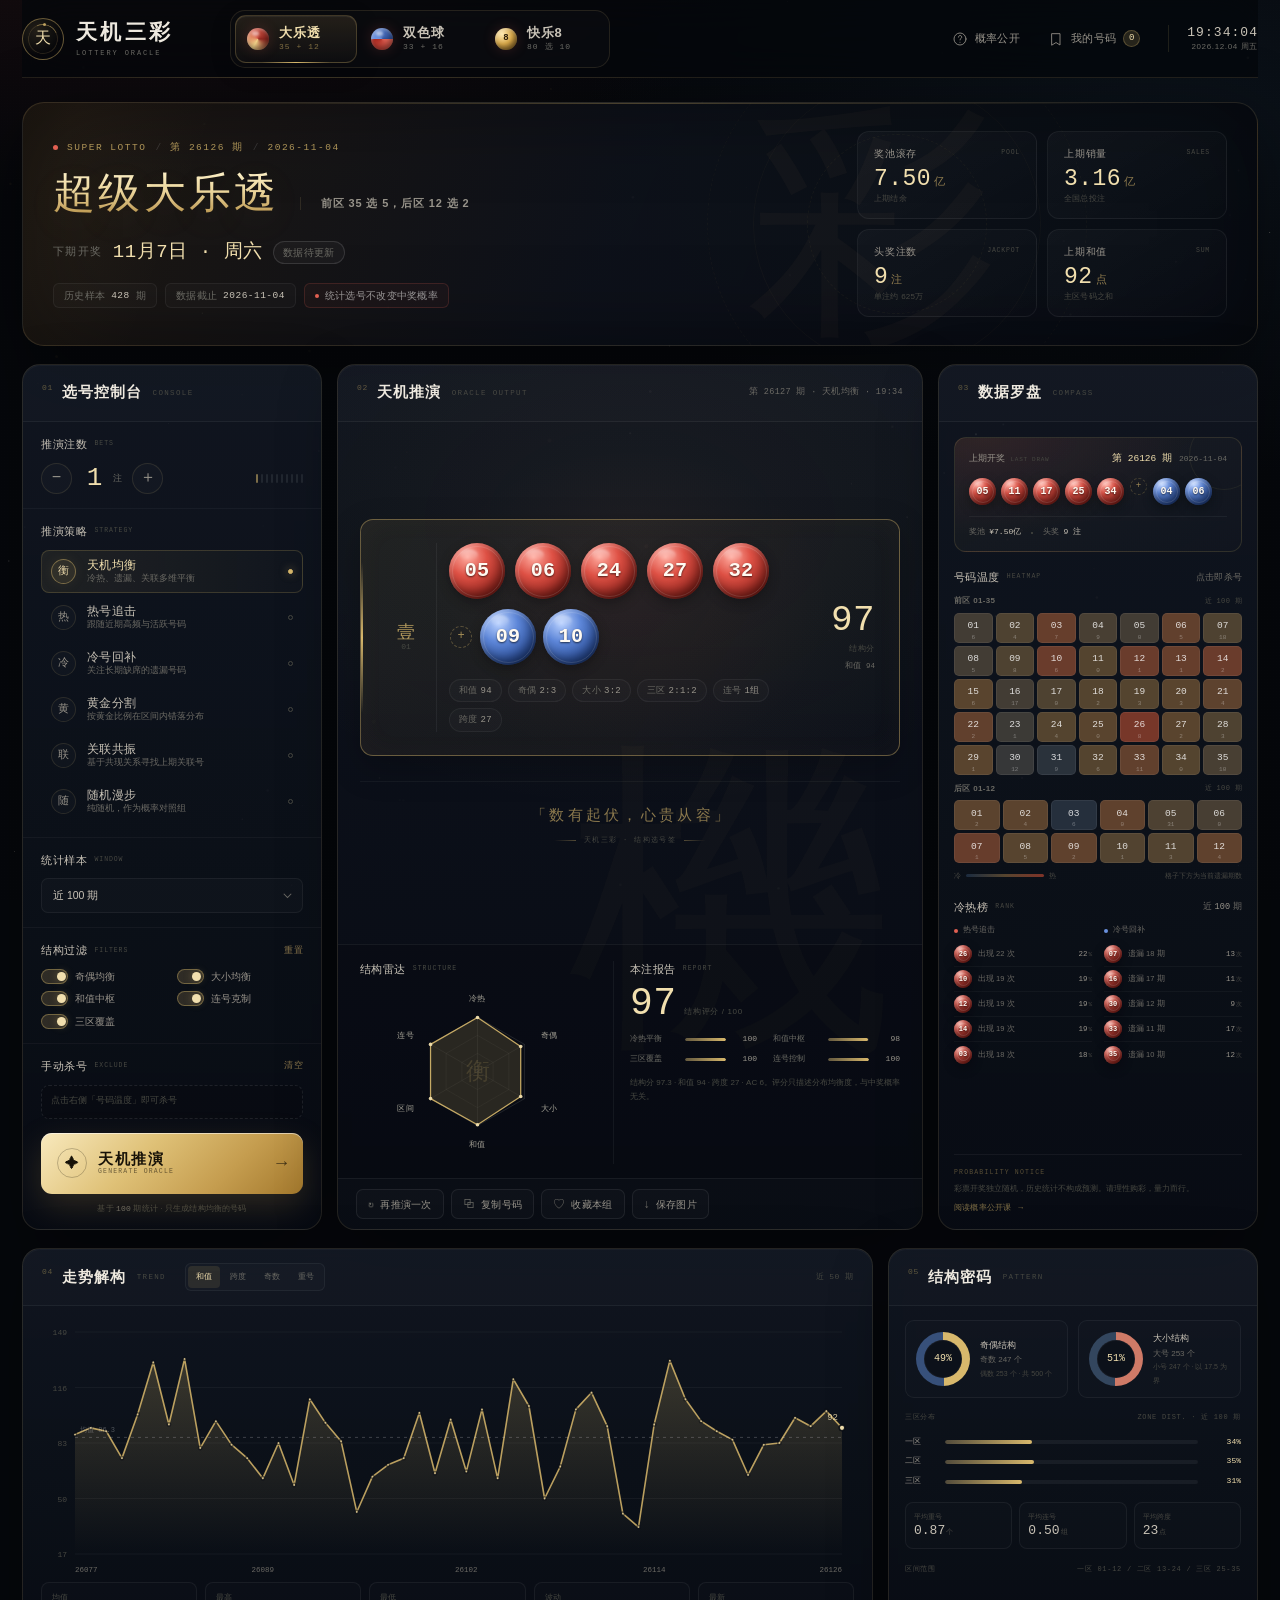
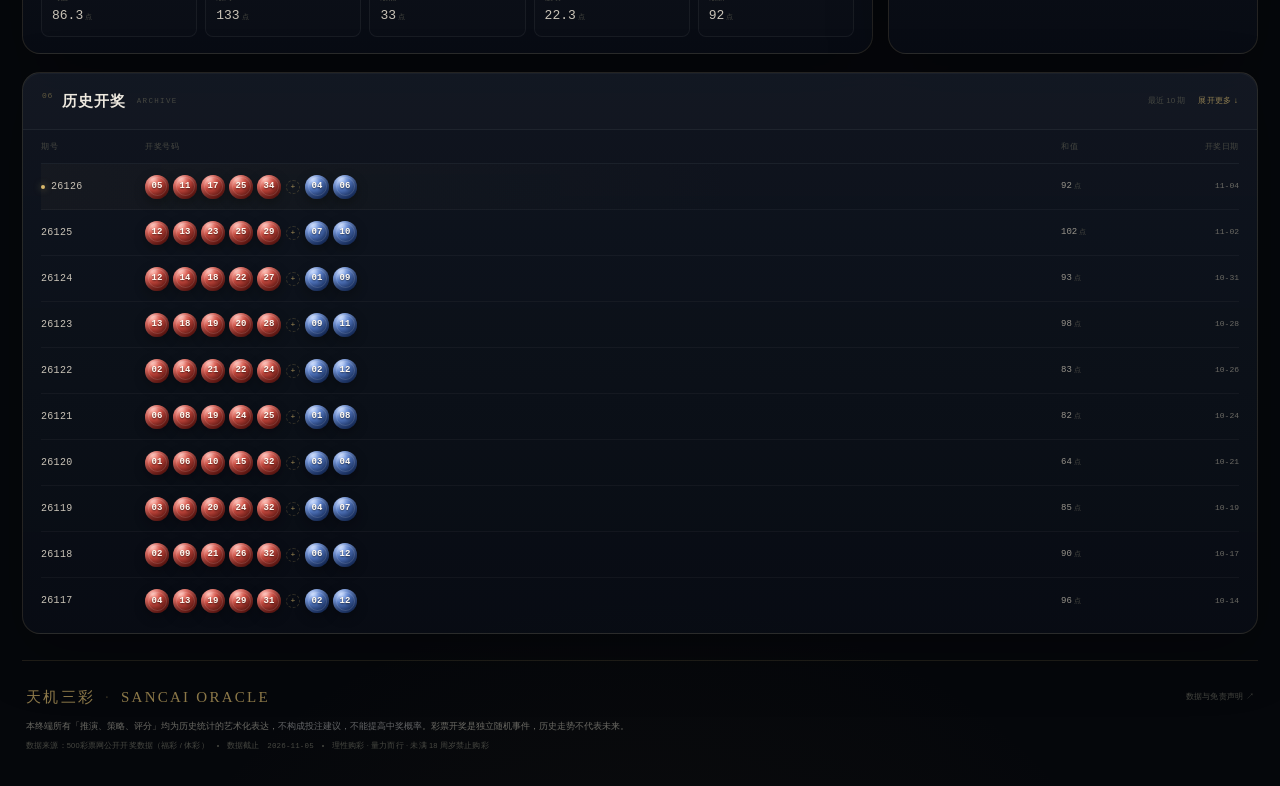
<file: 天机三彩.html>
<!DOCTYPE html>
<!-- 天机三彩 · 单文件离线版，由 index.html + css + js 内联生成。数据截止 2026-11-05。 -->
<html lang="zh-CN" data-game="dlt">
<head>
  <meta charset="UTF-8" />
  <meta name="viewport" content="width=device-width, initial-scale=1.0" />
  <meta name="theme-color" content="#06080d" />
  <title>天机三彩 · 智能选号预测终端</title>
  <meta name="description" content="基于真实历史开奖数据的超级大乐透、双色球、快乐8统计选号与结构分析终端。理性购彩，娱乐参考。" />
  <link rel="icon" href="data:image/svg+xml,%3Csvg xmlns='http://www.w3.org/2000/svg' viewBox='0 0 64 64'%3E%3Crect width='64' height='64' rx='14' fill='%2307090f'/%3E%3Ccircle cx='32' cy='32' r='23' fill='none' stroke='%23d9b96b' stroke-width='1.4'/%3E%3Ccircle cx='32' cy='32' r='17' fill='none' stroke='%23d9b96b' stroke-width='.6' stroke-dasharray='2 4'/%3E%3Ctext x='32' y='41' text-anchor='middle' font-family='KaiTi,serif' font-size='24' fill='%23e8cf8d'%3E天%3C/text%3E%3C/svg%3E" />
  <style>
/* ==========================================================================
   天机三彩 · Lottery Oracle Terminal
   暗金 / 朱砂 / 墨色 —— 离线单页视觉系统
   ========================================================================== */

:root {
  --bg: #05070b;
  --bg-2: #080c14;
  --panel: rgba(14, 19, 29, 0.78);
  --panel-solid: #0d121c;
  --panel-2: rgba(20, 26, 39, 0.72);
  --line: rgba(219, 190, 126, 0.13);
  --line-soft: rgba(255, 255, 255, 0.055);
  --line-strong: rgba(219, 190, 126, 0.34);
  --gold: #d8b86c;
  --gold-2: #f1dfae;
  --gold-3: #8f6d2f;
  --gold-rgb: 216, 184, 108;
  --red: #e26052;
  --blue: #6b92df;
  --jade: #6fc3a3;
  --text: #eee9df;
  --text-2: #c9c3b7;
  --muted: #97938a;
  --dim: #6b6a64;
  --faint: #474842;
  --accent: #e26052;
  --accent-rgb: 226, 96, 82;
  --radius: 18px;
  --radius-sm: 11px;
  --shadow: 0 24px 80px rgba(0, 0, 0, 0.48);
  --font-serif: "STKaiti", "KaiTi", "STSong", "SimSun", serif;
  --font-sans: "Microsoft YaHei", "PingFang SC", "Noto Sans SC", "Hiragino Sans GB", sans-serif;
  --font-num: "Bahnschrift", "DIN Alternate", "Cascadia Mono", "Consolas", monospace;
  --ease: cubic-bezier(0.22, 0.61, 0.36, 1);
}

html[data-game="ssq"] {
  --accent: #6b92df;
  --accent-rgb: 107, 146, 223;
}
html[data-game="kl8"] {
  --accent: #dda94b;
  --accent-rgb: 221, 169, 75;
}
html[data-game="dlt"] {
  --accent: #e26052;
  --accent-rgb: 226, 96, 82;
}

*,
*::before,
*::after {
  box-sizing: border-box;
}

[hidden] {
  display: none !important;
}

html {
  scroll-behavior: smooth;
  color-scheme: dark;
}

body {
  margin: 0;
  min-width: 320px;
  background:
    radial-gradient(1200px 640px at 12% -8%, rgba(126, 39, 31, 0.2), transparent 62%),
    radial-gradient(1000px 560px at 92% 6%, rgba(35, 62, 85, 0.2), transparent 60%),
    radial-gradient(900px 800px at 50% 112%, rgba(118, 92, 39, 0.08), transparent 60%),
    var(--bg);
  color: var(--text);
  font-family: var(--font-sans);
  font-size: 14px;
  line-height: 1.6;
  -webkit-font-smoothing: antialiased;
  overflow-x: hidden;
}

body.is-locked {
  overflow: hidden;
}

#sky {
  position: fixed;
  inset: 0;
  z-index: 0;
  width: 100%;
  height: 100%;
  pointer-events: none;
  opacity: 0.8;
}

.grain {
  position: fixed;
  inset: 0;
  z-index: 1;
  pointer-events: none;
  opacity: 0.5;
  background-image: radial-gradient(rgba(255, 255, 255, 0.035) 0.6px, transparent 0.6px);
  background-size: 3px 3px;
  mix-blend-mode: overlay;
}

.app {
  position: relative;
  z-index: 2;
  width: min(1680px, 100%);
  margin: 0 auto;
  padding: 0 30px;
}

::selection {
  background: rgba(var(--gold-rgb), 0.28);
  color: var(--gold-2);
}

a {
  color: inherit;
  text-decoration: none;
}

button,
select,
input {
  font: inherit;
}

button {
  color: inherit;
  cursor: pointer;
}

button:focus-visible,
a:focus-visible,
select:focus-visible,
input:focus-visible {
  outline: 1px solid var(--gold);
  outline-offset: 3px;
}

svg {
  display: block;
}

::-webkit-scrollbar {
  width: 6px;
  height: 6px;
}
::-webkit-scrollbar-track {
  background: transparent;
}
::-webkit-scrollbar-thumb {
  background: rgba(var(--gold-rgb), 0.18);
  border-radius: 99px;
}
::-webkit-scrollbar-thumb:hover {
  background: rgba(var(--gold-rgb), 0.34);
}

/* ---------------------------------- Boot --------------------------------- */
.boot {
  position: fixed;
  inset: 0;
  z-index: 500;
  display: flex;
  align-items: center;
  justify-content: center;
  background:
    radial-gradient(700px 500px at 50% 48%, rgba(118, 84, 30, 0.12), transparent 70%),
    #05070b;
  transition: opacity 0.65s var(--ease), visibility 0.65s var(--ease);
}
.boot.is-hidden {
  opacity: 0;
  visibility: hidden;
  pointer-events: none;
}
.boot-inner {
  text-align: center;
  width: 240px;
}
.boot-seal {
  position: relative;
  width: 86px;
  height: 86px;
  margin: 0 auto 24px;
  display: grid;
  place-items: center;
  border: 1px solid rgba(var(--gold-rgb), 0.5);
  border-radius: 50%;
}
.boot-seal::before,
.boot-seal::after {
  content: "";
  position: absolute;
  inset: 7px;
  border: 1px solid rgba(var(--gold-rgb), 0.2);
  border-radius: 50%;
  border-top-color: var(--gold);
  animation: spin 2.4s linear infinite;
}
.boot-seal::after {
  inset: 16px;
  border-style: dashed;
  animation-direction: reverse;
  animation-duration: 3.6s;
}
.boot-seal span {
  font-family: var(--font-serif);
  font-size: 32px;
  color: var(--gold-2);
}
.boot-title {
  font-family: var(--font-serif);
  font-size: 30px;
  letter-spacing: 0.22em;
  color: var(--gold-2);
  padding-left: 0.22em;
}
.boot-sub {
  margin-top: 5px;
  font-family: var(--font-num);
  font-size: 8px;
  letter-spacing: 0.32em;
  color: var(--dim);
}
.boot-line {
  height: 1px;
  margin: 26px auto 13px;
  width: 170px;
  background: rgba(255, 255, 255, 0.08);
  overflow: hidden;
}
.boot-line i {
  display: block;
  height: 100%;
  width: 45%;
  background: linear-gradient(90deg, transparent, var(--gold), transparent);
  animation: bootLine 1.5s var(--ease) infinite;
}
.boot-status {
  font-size: 10px;
  letter-spacing: 0.24em;
  color: var(--dim);
  white-space: pre-line;
}
.boot.has-error .boot-line {
  display: none;
}
.boot.has-error .boot-status {
  color: #e88b7e;
  letter-spacing: 0.08em;
  line-height: 1.8;
}

@keyframes bootLine {
  from { transform: translateX(-110%); }
  to { transform: translateX(260%); }
}
@keyframes spin {
  to { transform: rotate(360deg); }
}

/* --------------------------------- Topbar -------------------------------- */
.topbar {
  position: sticky;
  top: 0;
  z-index: 90;
  display: flex;
  align-items: center;
  gap: 28px;
  height: 78px;
  border-bottom: 1px solid var(--line);
  background: rgba(5, 7, 11, 0.76);
  backdrop-filter: blur(22px) saturate(120%);
  -webkit-backdrop-filter: blur(22px) saturate(120%);
}
.topbar::after {
  content: "";
  position: absolute;
  left: 0;
  right: 0;
  bottom: -1px;
  height: 1px;
  background: linear-gradient(90deg, transparent, rgba(var(--gold-rgb), 0.28) 22%, transparent 55%);
  opacity: 0.55;
  pointer-events: none;
}

.brand {
  display: flex;
  align-items: center;
  gap: 12px;
  flex: none;
  min-width: 190px;
}
.brand-seal {
  position: relative;
  width: 42px;
  height: 42px;
  display: grid;
  place-items: center;
  border-radius: 50%;
  border: 1px solid rgba(var(--gold-rgb), 0.46);
  background: radial-gradient(circle at 35% 30%, rgba(var(--gold-rgb), 0.14), transparent 65%);
  flex: none;
}
.brand-seal::before {
  content: "";
  position: absolute;
  inset: 5px;
  border: 1px solid rgba(var(--gold-rgb), 0.16);
  border-radius: 50%;
  border-top-color: rgba(var(--gold-rgb), 0.52);
  transform: rotate(20deg);
}
.brand-seal span {
  font-family: var(--font-serif);
  font-size: 16px;
  color: var(--gold-2);
  transform: translateY(-1px);
}
.brand-seal i {
  position: absolute;
  width: 3px;
  height: 3px;
  border-radius: 50%;
  background: var(--gold);
  top: 4px;
  left: 50%;
  opacity: 0.8;
}
.brand-copy {
  display: flex;
  flex-direction: column;
  line-height: 1.2;
}
.brand-copy strong {
  font-family: var(--font-serif);
  font-size: 21px;
  letter-spacing: 0.16em;
  color: var(--text);
  font-weight: 600;
}
.brand-copy small {
  margin-top: 4px;
  font-family: var(--font-num);
  font-size: 7px;
  letter-spacing: 0.27em;
  color: var(--dim);
}

.game-nav {
  display: flex;
  align-items: center;
  gap: 2px;
  padding: 4px;
  border: 1px solid var(--line);
  border-radius: 15px;
  background: rgba(255, 255, 255, 0.018);
}
.game-tab {
  position: relative;
  display: flex;
  align-items: center;
  gap: 10px;
  min-width: 138px;
  height: 48px;
  padding: 0 14px;
  border: 1px solid transparent;
  border-radius: 11px;
  background: transparent;
  text-align: left;
  transition: background 0.3s var(--ease), border-color 0.3s var(--ease), transform 0.3s var(--ease);
}
.game-tab:hover {
  background: rgba(255, 255, 255, 0.025);
}
.game-tab.is-active {
  border-color: rgba(var(--gold-rgb), 0.24);
  background: linear-gradient(180deg, rgba(var(--gold-rgb), 0.12), rgba(var(--gold-rgb), 0.025));
  box-shadow: inset 0 1px 0 rgba(255, 255, 255, 0.05), 0 6px 24px rgba(0, 0, 0, 0.22);
}
.game-tab.is-active::after {
  content: "";
  position: absolute;
  left: 22%;
  right: 22%;
  bottom: -1px;
  height: 1px;
  background: linear-gradient(90deg, transparent, var(--gold), transparent);
}
.game-orb {
  position: relative;
  width: 22px;
  height: 22px;
  border-radius: 50%;
  flex: none;
  box-shadow: inset -2px -3px 5px rgba(0, 0, 0, 0.4), inset 1px 2px 3px rgba(255, 255, 255, 0.3), 0 0 14px rgba(var(--accent-rgb), 0.2);
}
.game-orb::before {
  content: "";
  position: absolute;
  top: 18%;
  left: 22%;
  width: 32%;
  height: 20%;
  border-radius: 50%;
  background: rgba(255, 255, 255, 0.5);
  filter: blur(1px);
}
.orb-dlt {
  background: conic-gradient(from 210deg, #f2d389, #d55a49, #8e261f, #f2d389);
}
.orb-ssq {
  background: conic-gradient(from 90deg, #e06355, #ad2b22 49%, #6f96e5 50%, #2d4e97);
}
.orb-kl8 {
  display: grid;
  place-items: center;
  background: radial-gradient(circle at 32% 28%, #ffeab4, #d9a94a 46%, #79551d);
  font-family: var(--font-num);
  font-size: 9px;
  color: #2b1c08;
  font-weight: 700;
}
.orb-kl8::before {
  display: none;
}
.game-tab-copy {
  display: flex;
  flex-direction: column;
  line-height: 1.25;
}
.game-tab-copy b {
  font-size: 13px;
  font-weight: 600;
  letter-spacing: 0.06em;
  color: var(--text-2);
}
.game-tab-copy small {
  font-family: var(--font-num);
  font-size: 8px;
  letter-spacing: 0.13em;
  color: var(--dim);
}
.game-tab.is-active .game-tab-copy b {
  color: var(--gold-2);
}
.game-tab.is-active .game-tab-copy small {
  color: rgba(var(--gold-rgb), 0.55);
}

.topbar-actions {
  margin-left: auto;
  display: flex;
  align-items: center;
  gap: 4px;
}
.top-btn {
  display: inline-flex;
  align-items: center;
  gap: 7px;
  height: 36px;
  padding: 0 11px;
  border: 1px solid transparent;
  border-radius: 9px;
  background: transparent;
  color: var(--muted);
  font-size: 11px;
  letter-spacing: 0.03em;
  transition: color 0.25s, border-color 0.25s, background 0.25s;
}
.top-btn:hover {
  color: var(--gold-2);
  border-color: var(--line);
  background: rgba(255, 255, 255, 0.025);
}
.top-btn svg {
  width: 16px;
  height: 16px;
  fill: none;
  stroke: currentColor;
  stroke-width: 1.3;
  stroke-linecap: round;
  stroke-linejoin: round;
}
.saved-btn {
  position: relative;
}
.saved-btn em {
  min-width: 17px;
  height: 17px;
  padding: 0 4px;
  display: inline-grid;
  place-items: center;
  border-radius: 20px;
  background: rgba(var(--gold-rgb), 0.16);
  border: 1px solid rgba(var(--gold-rgb), 0.28);
  color: var(--gold-2);
  font-family: var(--font-num);
  font-size: 9px;
  font-style: normal;
}
.clock {
  margin-left: 12px;
  padding-left: 18px;
  border-left: 1px solid var(--line);
  display: flex;
  flex-direction: column;
  align-items: flex-end;
  line-height: 1.25;
}
.clock strong {
  font-family: var(--font-num);
  font-size: 13px;
  font-weight: 500;
  letter-spacing: 0.08em;
  color: var(--text-2);
  font-variant-numeric: tabular-nums;
}
.clock small {
  font-size: 8px;
  letter-spacing: 0.08em;
  color: var(--dim);
}

/* ---------------------------------- Hero --------------------------------- */
.hero {
  position: relative;
  min-height: 238px;
  margin-top: 24px;
  padding: 32px 38px;
  display: grid;
  grid-template-columns: minmax(0, 1fr) auto;
  align-items: center;
  gap: 28px;
  border: 1px solid var(--line);
  border-radius: 22px;
  background:
    linear-gradient(112deg, rgba(34, 27, 19, 0.88) 0%, rgba(15, 19, 28, 0.88) 48%, rgba(8, 12, 19, 0.94) 100%);
  box-shadow: var(--shadow);
  overflow: hidden;
}
.hero::before {
  content: "";
  position: absolute;
  top: 0;
  left: 9%;
  right: 9%;
  height: 1px;
  background: linear-gradient(90deg, transparent, rgba(var(--gold-rgb), 0.55), transparent);
  opacity: 0.7;
}
.hero::after {
  content: "";
  position: absolute;
  inset: 0;
  border-radius: inherit;
  pointer-events: none;
  box-shadow: inset 0 0 90px rgba(0, 0, 0, 0.38);
}
.hero-bg {
  position: absolute;
  inset: 0;
  pointer-events: none;
  overflow: hidden;
}
.hero-glyph {
  position: absolute;
  right: 26%;
  top: 50%;
  transform: translateY(-50%);
  font-family: var(--font-serif);
  font-size: 250px;
  line-height: 1;
  color: rgba(var(--gold-rgb), 0.035);
  user-select: none;
}
.hero-rings {
  position: absolute;
  width: 380px;
  height: 380px;
  right: 170px;
  top: 50%;
  transform: translateY(-50%);
  opacity: 0.7;
}
.hero-rings i {
  position: absolute;
  border-radius: 50%;
  border: 1px solid rgba(var(--gold-rgb), 0.06);
}
.hero-rings i:nth-child(1) {
  inset: 0;
  border-style: dashed;
  animation: spin 90s linear infinite;
}
.hero-rings i:nth-child(2) {
  inset: 46px;
  border-color: rgba(var(--gold-rgb), 0.055);
}
.hero-rings i:nth-child(3) {
  inset: 100px;
  border-style: dashed;
  border-color: rgba(var(--gold-rgb), 0.08);
  animation: spin 60s linear infinite reverse;
}
.hero-scan {
  position: absolute;
  top: -40%;
  left: -10%;
  width: 22%;
  height: 180%;
  transform: rotate(20deg);
  background: linear-gradient(90deg, transparent, rgba(var(--gold-rgb), 0.03), transparent);
  animation: heroScan 11s var(--ease) infinite;
}
@keyframes heroScan {
  0%, 55% { transform: translateX(0) rotate(20deg); opacity: 0; }
  62% { opacity: 1; }
  100% { transform: translateX(720px) rotate(20deg); opacity: 0; }
}

.hero-copy {
  position: relative;
  z-index: 2;
  min-width: 0;
}
.eyebrow {
  display: flex;
  align-items: center;
  flex-wrap: wrap;
  gap: 9px;
  font-family: var(--font-num);
  font-size: 9.5px;
  letter-spacing: 0.16em;
  color: rgba(var(--gold-rgb), 0.78);
  text-transform: uppercase;
}
.eyebrow-sep {
  color: rgba(255, 255, 255, 0.15);
  letter-spacing: 0;
}
.live-dot {
  width: 5px;
  height: 5px;
  border-radius: 50%;
  background: var(--accent);
  box-shadow: 0 0 0 0 rgba(var(--accent-rgb), 0.5);
  animation: livePulse 2.6s infinite;
  flex: none;
}
@keyframes livePulse {
  0% { box-shadow: 0 0 0 0 rgba(var(--accent-rgb), 0.45); }
  70% { box-shadow: 0 0 0 7px rgba(var(--accent-rgb), 0); }
  100% { box-shadow: 0 0 0 0 rgba(var(--accent-rgb), 0); }
}
.hero h1 {
  margin: 13px 0 19px;
  display: flex;
  align-items: baseline;
  flex-wrap: wrap;
  gap: 8px 20px;
  line-height: 1.2;
}
.hero-name {
  font-family: var(--font-serif);
  font-size: 46px;
  font-weight: 500;
  letter-spacing: 0.08em;
  background: linear-gradient(180deg, #fff4cf 0%, #ead49a 48%, #b48d45 100%);
  -webkit-background-clip: text;
  background-clip: text;
  color: transparent;
  text-shadow: 0 10px 40px rgba(var(--gold-rgb), 0.1);
}
.hero-desc {
  font-size: 11px;
  color: var(--muted);
  letter-spacing: 0.08em;
  padding-left: 20px;
  border-left: 1px solid var(--line);
}
.hero-countdown {
  display: flex;
  align-items: center;
  flex-wrap: wrap;
  gap: 10px;
  font-size: 11px;
  color: var(--muted);
}
.countdown-k {
  color: var(--dim);
  letter-spacing: 0.13em;
}
.hero-countdown strong {
  font-family: var(--font-num);
  font-size: 19px;
  font-weight: 500;
  letter-spacing: 0.03em;
  color: var(--gold-2);
}
.countdown-days {
  display: inline-flex;
  align-items: center;
  height: 23px;
  padding: 0 9px;
  border-radius: 20px;
  border: 1px solid rgba(var(--accent-rgb), 0.26);
  background: rgba(var(--accent-rgb), 0.08);
  color: rgba(255, 255, 255, 0.68);
  font-size: 9.5px;
  letter-spacing: 0.04em;
}
.countdown-days.is-stale {
  border-color: rgba(255, 255, 255, 0.12);
  background: rgba(255, 255, 255, 0.03);
  color: var(--dim);
}
.hero-badges {
  display: flex;
  flex-wrap: wrap;
  gap: 8px;
  margin-top: 16px;
}
.badge {
  display: inline-flex;
  align-items: center;
  gap: 6px;
  height: 25px;
  padding: 0 10px;
  border: 1px solid var(--line-soft);
  border-radius: 6px;
  background: rgba(255, 255, 255, 0.018);
  font-size: 9.5px;
  color: var(--dim);
  letter-spacing: 0.03em;
}
.badge b {
  font-family: var(--font-num);
  font-weight: 500;
  color: var(--text-2);
  letter-spacing: 0.05em;
}
.badge-warn {
  border-color: rgba(var(--accent-rgb), 0.18);
  background: rgba(var(--accent-rgb), 0.045);
  color: rgba(255, 255, 255, 0.55);
}
.badge-warn i {
  width: 4px;
  height: 4px;
  border-radius: 50%;
  background: var(--accent);
}

.hero-stats {
  position: relative;
  z-index: 2;
  display: grid;
  grid-template-columns: repeat(2, 196px);
  gap: 10px;
}
.stat-card {
  min-height: 88px;
  padding: 14px 16px 12px;
  border: 1px solid var(--line-soft);
  border-radius: 12px;
  background: linear-gradient(150deg, rgba(255, 255, 255, 0.032), rgba(255, 255, 255, 0.008));
  display: flex;
  flex-direction: column;
  justify-content: space-between;
  transition: border-color 0.3s, background 0.3s, transform 0.3s var(--ease);
}
.stat-card:hover {
  border-color: rgba(var(--gold-rgb), 0.22);
  background: linear-gradient(150deg, rgba(var(--gold-rgb), 0.055), rgba(255, 255, 255, 0.01));
  transform: translateY(-2px);
}
.stat-k {
  display: flex;
  align-items: center;
  justify-content: space-between;
  gap: 8px;
  font-size: 9.5px;
  letter-spacing: 0.08em;
  color: var(--muted);
}
.stat-k small {
  font-family: var(--font-num);
  font-size: 6.5px;
  letter-spacing: 0.12em;
  color: var(--faint);
}
.stat-card strong {
  margin-top: 4px;
  font-family: var(--font-num);
  font-size: 23px;
  font-weight: 500;
  line-height: 1.1;
  color: var(--gold-2);
  letter-spacing: 0.02em;
  white-space: nowrap;
}
.stat-card strong span {
  margin-left: 3px;
  font-size: 11px;
  color: rgba(var(--gold-rgb), 0.65);
}
.stat-card em {
  font-style: normal;
  font-size: 8px;
  color: var(--faint);
  letter-spacing: 0.03em;
}

/* ------------------------------ Panel / Layout --------------------------- */
.workspace {
  display: grid;
  grid-template-columns: 316px minmax(0, 1fr) 338px;
  gap: 18px;
  margin-top: 18px;
  align-items: stretch;
}
.lower-grid {
  display: grid;
  grid-template-columns: minmax(0, 1fr) 394px;
  gap: 18px;
  margin-top: 18px;
}
.panel {
  position: relative;
  border: 1px solid var(--line);
  border-radius: var(--radius);
  background:
    linear-gradient(180deg, rgba(19, 25, 37, 0.78), rgba(9, 13, 21, 0.88));
  box-shadow: 0 20px 60px rgba(0, 0, 0, 0.28);
  overflow: hidden;
}
.panel::after {
  content: "";
  position: absolute;
  inset: 0;
  border-radius: inherit;
  pointer-events: none;
  box-shadow: inset 0 1px 0 rgba(255, 255, 255, 0.035);
}
.panel-head {
  position: relative;
  z-index: 2;
  display: flex;
  align-items: center;
  gap: 9px;
  min-height: 57px;
  padding: 0 19px;
  border-bottom: 1px solid var(--line-soft);
  background: rgba(255, 255, 255, 0.012);
}
.panel-index {
  font-family: var(--font-num);
  font-size: 8px;
  letter-spacing: 0.1em;
  color: rgba(var(--gold-rgb), 0.4);
  align-self: flex-start;
  margin-top: 17px;
}
.panel-head h2 {
  margin: 0;
  font-size: 14.5px;
  font-weight: 600;
  letter-spacing: 0.06em;
  color: var(--text);
}
.panel-en {
  font-family: var(--font-num);
  font-size: 7.5px;
  letter-spacing: 0.18em;
  color: var(--faint);
  margin-left: 2px;
}
.mini-title {
  display: flex;
  align-items: center;
  gap: 7px;
  font-size: 10.5px;
  color: var(--text-2);
  letter-spacing: 0.04em;
}
.mini-title span {
  font-family: var(--font-num);
  font-size: 6.5px;
  letter-spacing: 0.16em;
  color: var(--faint);
}
.mini-title em {
  margin-left: auto;
  font-style: normal;
  font-size: 8.5px;
  color: var(--dim);
  letter-spacing: 0.02em;
}
.mini-title em b {
  font-family: var(--font-num);
  font-weight: 500;
  color: var(--muted);
}

/* -------------------------------- Controls ------------------------------- */
.controls-panel {
  display: flex;
  flex-direction: column;
  min-height: 836px;
}
.control-section {
  padding: 14px 18px;
}
.control-section + .control-section {
  border-top: 1px solid rgba(255, 255, 255, 0.04);
}
.control-label {
  display: flex;
  align-items: center;
  gap: 7px;
  margin-bottom: 10px;
  font-size: 10.5px;
  color: var(--text-2);
  letter-spacing: 0.06em;
}
.control-label small {
  font-family: var(--font-num);
  font-size: 6.5px;
  letter-spacing: 0.14em;
  color: var(--faint);
}
.text-mini {
  margin-left: auto;
  padding: 0;
  border: 0;
  background: none;
  color: rgba(var(--gold-rgb), 0.6);
  font-size: 8.5px;
  letter-spacing: 0.03em;
}
.text-mini:hover {
  color: var(--gold-2);
}
.count-row {
  display: flex;
  align-items: center;
  gap: 10px;
}
.round-btn {
  width: 31px;
  height: 31px;
  display: grid;
  place-items: center;
  border: 1px solid var(--line);
  border-radius: 50%;
  background: rgba(255, 255, 255, 0.018);
  color: var(--muted);
  font-family: var(--font-num);
  font-size: 16px;
  line-height: 1;
  transition: all 0.22s;
}
.round-btn:hover {
  color: var(--gold-2);
  border-color: var(--line-strong);
  background: rgba(var(--gold-rgb), 0.07);
}
.round-btn:active {
  transform: scale(0.93);
}
#count-value {
  min-width: 25px;
  font-family: var(--font-num);
  font-size: 26px;
  font-weight: 500;
  line-height: 1;
  text-align: center;
  color: var(--gold-2);
}
.count-unit {
  font-size: 9px;
  color: var(--dim);
  margin-left: -4px;
}
.count-ticks {
  margin-left: auto;
  display: flex;
  gap: 3px;
  align-items: center;
}
.count-ticks i {
  width: 2px;
  height: 9px;
  border-radius: 2px;
  background: rgba(255, 255, 255, 0.08);
  transition: background 0.25s;
}
.count-ticks i.is-on {
  background: rgba(var(--gold-rgb), 0.55);
}

.pick-chips {
  display: flex;
  flex-wrap: wrap;
  gap: 5px;
}
.pick-chip {
  min-width: 30px;
  height: 29px;
  padding: 0 7px;
  border: 1px solid var(--line-soft);
  border-radius: 6px;
  background: rgba(255, 255, 255, 0.018);
  color: var(--muted);
  font-family: var(--font-num);
  font-size: 10px;
  transition: all 0.2s;
}
.pick-chip:hover {
  border-color: var(--line-strong);
  color: var(--text-2);
}
.pick-chip.is-active {
  border-color: rgba(var(--gold-rgb), 0.52);
  background: linear-gradient(180deg, rgba(var(--gold-rgb), 0.16), rgba(var(--gold-rgb), 0.04));
  color: var(--gold-2);
  box-shadow: 0 0 16px rgba(var(--gold-rgb), 0.08);
}

.strategy-list {
  display: flex;
  flex-direction: column;
  gap: 3px;
}
.strategy-item {
  display: grid;
  grid-template-columns: 27px minmax(0, 1fr) 12px;
  align-items: center;
  gap: 9px;
  min-height: 43px;
  padding: 5px 9px;
  border: 1px solid transparent;
  border-radius: 8px;
  background: transparent;
  text-align: left;
  transition: border-color 0.22s, background 0.22s;
}
.strategy-item:hover {
  background: rgba(255, 255, 255, 0.026);
}
.strategy-item.is-active {
  border-color: rgba(var(--gold-rgb), 0.2);
  background: linear-gradient(90deg, rgba(var(--gold-rgb), 0.09), rgba(var(--gold-rgb), 0.018));
}
.strategy-glyph {
  width: 25px;
  height: 25px;
  display: grid;
  place-items: center;
  border: 1px solid var(--line);
  border-radius: 50%;
  font-family: var(--font-serif);
  font-size: 11px;
  color: var(--muted);
  background: rgba(255, 255, 255, 0.02);
  transition: all 0.22s;
}
.strategy-item.is-active .strategy-glyph {
  border-color: rgba(var(--gold-rgb), 0.45);
  background: rgba(var(--gold-rgb), 0.1);
  color: var(--gold-2);
  box-shadow: 0 0 14px rgba(var(--gold-rgb), 0.08);
}
.strategy-text {
  display: flex;
  flex-direction: column;
  min-width: 0;
  line-height: 1.35;
}
.strategy-text b {
  font-size: 11.5px;
  font-weight: 500;
  color: var(--text-2);
  letter-spacing: 0.03em;
}
.strategy-text small {
  overflow: hidden;
  white-space: nowrap;
  text-overflow: ellipsis;
  font-size: 8.5px;
  color: var(--dim);
}
.strategy-item.is-active .strategy-text b {
  color: var(--gold-2);
}
.strategy-dot {
  width: 5px;
  height: 5px;
  border-radius: 50%;
  border: 1px solid var(--faint);
  justify-self: end;
}
.strategy-item.is-active .strategy-dot {
  border-color: var(--gold);
  background: var(--gold);
  box-shadow: 0 0 8px rgba(var(--gold-rgb), 0.55);
}

.select-wrap {
  position: relative;
}
.select-wrap select {
  width: 100%;
  height: 35px;
  padding: 0 30px 0 11px;
  border: 1px solid var(--line-soft);
  border-radius: 7px;
  background: rgba(255, 255, 255, 0.02);
  color: var(--text-2);
  font-size: 10.5px;
  appearance: none;
  -webkit-appearance: none;
  cursor: pointer;
  transition: border-color 0.2s;
}
.select-wrap select:hover {
  border-color: var(--line-strong);
}
.select-wrap select option {
  background: #0d121c;
  color: var(--text);
}
.select-wrap svg {
  position: absolute;
  right: 11px;
  top: 50%;
  transform: translateY(-50%);
  width: 9px;
  height: 6px;
  fill: none;
  stroke: var(--dim);
  stroke-width: 1.4;
  pointer-events: none;
}

.toggle-grid {
  display: grid;
  grid-template-columns: 1fr 1fr;
  gap: 7px 9px;
}
.toggle-grid .switch-wide {
  grid-column: span 2;
}
.switch {
  display: flex;
  align-items: center;
  gap: 7px;
  min-width: 0;
  font-size: 9.5px;
  color: var(--muted);
  cursor: pointer;
  user-select: none;
}
.switch input {
  position: absolute;
  opacity: 0;
  pointer-events: none;
}
.switch-track {
  position: relative;
  width: 27px;
  height: 15px;
  border-radius: 20px;
  background: rgba(255, 255, 255, 0.07);
  border: 1px solid rgba(255, 255, 255, 0.06);
  flex: none;
  transition: background 0.22s, border-color 0.22s;
}
.switch-track::after {
  content: "";
  position: absolute;
  width: 9px;
  height: 9px;
  border-radius: 50%;
  top: 2px;
  left: 2.5px;
  background: #7a7871;
  transition: transform 0.22s var(--ease), background 0.22s;
}
.switch input:checked + .switch-track {
  background: rgba(var(--gold-rgb), 0.18);
  border-color: rgba(var(--gold-rgb), 0.4);
}
.switch input:checked + .switch-track::after {
  transform: translateX(12px);
  background: var(--gold-2);
  box-shadow: 0 0 8px rgba(var(--gold-rgb), 0.35);
}
.switch input:focus-visible + .switch-track {
  outline: 1px solid var(--gold);
  outline-offset: 2px;
}
.switch span:last-child {
  overflow: hidden;
  white-space: nowrap;
  text-overflow: ellipsis;
}

.excluded-box {
  display: flex;
  flex-wrap: wrap;
  gap: 5px;
  min-height: 34px;
  padding: 6px;
  border: 1px dashed rgba(255, 255, 255, 0.09);
  border-radius: 8px;
  background: rgba(0, 0, 0, 0.1);
}
.excluded-empty {
  font-size: 8.5px;
  color: var(--faint);
  line-height: 1.9;
  padding-left: 3px;
}
.excluded-chip {
  min-width: 25px;
  height: 22px;
  padding: 0 6px;
  display: inline-flex;
  align-items: center;
  gap: 4px;
  border: 1px solid rgba(226, 96, 82, 0.3);
  border-radius: 5px;
  background: rgba(226, 96, 82, 0.08);
  color: #e99589;
  font-family: var(--font-num);
  font-size: 9px;
  transition: all 0.2s;
}
.excluded-chip:hover {
  border-color: rgba(226, 96, 82, 0.6);
  background: rgba(226, 96, 82, 0.16);
}
.excluded-chip em {
  font-style: normal;
  font-size: 9px;
  color: rgba(255, 255, 255, 0.3);
}

.generate-btn {
  position: relative;
  display: flex;
  align-items: center;
  gap: 11px;
  height: 61px;
  margin: auto 18px 0;
  padding: 0 16px;
  border: 0;
  border-radius: 11px;
  background: linear-gradient(135deg, #f8e9bd 0%, #dfc177 38%, #c59d4f 70%, #a3782c 100%);
  color: #171208;
  text-align: left;
  box-shadow: 0 12px 34px rgba(197, 157, 79, 0.2), inset 0 1px 0 rgba(255, 255, 255, 0.55);
  overflow: hidden;
  transition: transform 0.25s var(--ease), box-shadow 0.25s, filter 0.25s;
}
.generate-btn:hover {
  transform: translateY(-2px);
  filter: brightness(1.05);
  box-shadow: 0 18px 44px rgba(197, 157, 79, 0.27), inset 0 1px 0 rgba(255, 255, 255, 0.6);
}
.generate-btn:active {
  transform: translateY(0) scale(0.99);
}
.generate-btn:disabled {
  cursor: wait;
  filter: saturate(0.55) brightness(0.8);
  transform: none;
}
.generate-shine {
  position: absolute;
  top: 0;
  left: -40%;
  width: 30%;
  height: 100%;
  transform: skewX(-24deg);
  background: linear-gradient(90deg, transparent, rgba(255, 255, 255, 0.42), transparent);
  animation: btnShine 4.8s var(--ease) infinite;
}
@keyframes btnShine {
  0%, 62% { left: -45%; }
  88%, 100% { left: 125%; }
}
.generate-icon {
  width: 30px;
  height: 30px;
  display: grid;
  place-items: center;
  border: 1px solid rgba(23, 18, 8, 0.24);
  border-radius: 50%;
  font-size: 14px;
  flex: none;
}
.generate-copy {
  display: flex;
  flex-direction: column;
  line-height: 1.25;
}
.generate-copy b {
  font-size: 15px;
  font-weight: 700;
  letter-spacing: 0.1em;
}
.generate-copy small {
  font-family: var(--font-num);
  font-size: 6.5px;
  letter-spacing: 0.18em;
  opacity: 0.58;
}
.generate-arrow {
  margin-left: auto;
  font-family: var(--font-num);
  font-size: 18px;
  opacity: 0.7;
  transition: transform 0.25s;
}
.generate-btn:hover .generate-arrow {
  transform: translateX(3px);
}
.generate-btn.is-busy .generate-icon {
  animation: spin 1.2s linear infinite;
}
.control-foot {
  margin: 9px 18px 14px;
  font-size: 8px;
  line-height: 1.6;
  text-align: center;
  color: var(--faint);
  letter-spacing: 0.02em;
}
.control-foot b {
  font-family: var(--font-num);
  font-weight: 500;
  color: var(--dim);
}

/* --------------------------------- Stage --------------------------------- */
.stage-panel {
  display: flex;
  flex-direction: column;
  min-height: 836px;
  background:
    radial-gradient(650px 430px at 50% 18%, rgba(var(--gold-rgb), 0.055), transparent 68%),
    linear-gradient(180deg, rgba(18, 23, 35, 0.82), rgba(8, 12, 20, 0.92));
}
.stage-head {
  z-index: 3;
}
.stage-meta {
  margin-left: auto;
  font-family: var(--font-num);
  font-size: 8.5px;
  letter-spacing: 0.04em;
  color: var(--dim);
  white-space: nowrap;
}
.stage-aura {
  position: absolute;
  top: 80px;
  left: 50%;
  width: 70%;
  height: 320px;
  transform: translateX(-50%);
  background: radial-gradient(ellipse at center, rgba(var(--accent-rgb), 0.05), transparent 70%);
  pointer-events: none;
}
.stage-watermark {
  position: absolute;
  right: 4%;
  bottom: 160px;
  font-family: var(--font-serif);
  font-size: 330px;
  line-height: 1;
  color: rgba(var(--gold-rgb), 0.018);
  pointer-events: none;
  user-select: none;
}
.ticket-area {
  position: relative;
  z-index: 2;
  flex: 1;
  display: flex;
  flex-direction: column;
  gap: 9px;
  padding: 20px 22px;
  overflow-y: auto;
  max-height: 560px;
}
.ticket-area.density-1 {
  justify-content: center;
}
.ticket-loading {
  margin: auto;
  display: flex;
  flex-direction: column;
  align-items: center;
  gap: 14px;
  color: var(--dim);
  font-size: 10px;
  letter-spacing: 0.16em;
}
.spinner {
  width: 32px;
  height: 32px;
  border-radius: 50%;
  border: 1px solid rgba(var(--gold-rgb), 0.16);
  border-top-color: var(--gold);
  animation: spin 1s linear infinite;
}

.ticket {
  position: relative;
  display: grid;
  grid-template-columns: 40px minmax(0, 1fr) auto;
  align-items: center;
  gap: 12px;
  padding: 13px 15px;
  border: 1px solid rgba(255, 255, 255, 0.055);
  border-radius: 13px;
  background: linear-gradient(120deg, rgba(255, 255, 255, 0.026), rgba(255, 255, 255, 0.006));
  cursor: pointer;
  transition: border-color 0.25s, background 0.25s, transform 0.25s var(--ease), opacity 0.35s;
  overflow: hidden;
}
.ticket:hover {
  border-color: rgba(var(--gold-rgb), 0.22);
  background: linear-gradient(120deg, rgba(var(--gold-rgb), 0.04), rgba(255, 255, 255, 0.012));
}
.ticket.is-selected {
  border-color: rgba(var(--gold-rgb), 0.42);
  background: linear-gradient(120deg, rgba(var(--gold-rgb), 0.075), rgba(var(--gold-rgb), 0.012));
  box-shadow: inset 0 0 30px rgba(var(--gold-rgb), 0.035), 0 12px 34px rgba(0, 0, 0, 0.22);
}
.ticket.is-selected::before {
  content: "";
  position: absolute;
  left: 0;
  top: 18%;
  bottom: 18%;
  width: 2px;
  border-radius: 2px;
  background: linear-gradient(180deg, transparent, var(--gold), transparent);
}
.ticket.reveal {
  animation: ticketReveal 0.55s var(--ease) both;
}
@keyframes ticketReveal {
  from { opacity: 0; transform: translateY(9px) scale(0.995); }
  to { opacity: 1; transform: translateY(0) scale(1); }
}
.ticket-index {
  display: flex;
  flex-direction: column;
  align-items: center;
  justify-content: center;
  gap: 2px;
  align-self: stretch;
  border-right: 1px solid rgba(255, 255, 255, 0.055);
  padding-right: 9px;
}
.ticket-index b {
  font-family: var(--font-serif);
  font-size: 13px;
  font-weight: 400;
  color: rgba(var(--gold-rgb), 0.8);
  line-height: 1;
}
.ticket-index em {
  font-family: var(--font-num);
  font-style: normal;
  font-size: 7px;
  color: var(--faint);
  line-height: 1;
}
.ticket-main {
  min-width: 0;
}
.ball-row {
  display: flex;
  align-items: center;
  flex-wrap: wrap;
  gap: 7px;
}
.ball {
  --size: 42px;
  position: relative;
  width: var(--size);
  height: var(--size);
  display: inline-flex;
  align-items: center;
  justify-content: center;
  flex: none;
  border-radius: 50%;
  font-family: var(--font-num);
  font-size: calc(var(--size) * 0.36);
  font-weight: 600;
  line-height: 1;
  letter-spacing: 0.01em;
  color: #fffaf2;
  text-shadow: 0 1px 2px rgba(0, 0, 0, 0.65);
  background: radial-gradient(circle at 33% 25%, #ffaa9e 0%, #de5145 34%, #92241d 74%, #4a0f0b 100%);
  box-shadow:
    inset -4px -6px 10px rgba(0, 0, 0, 0.38),
    inset 2px 3px 5px rgba(255, 255, 255, 0.22),
    0 4px 12px rgba(0, 0, 0, 0.3);
  user-select: none;
}
.ball::before {
  content: "";
  position: absolute;
  top: 11%;
  left: 19%;
  width: 33%;
  height: 21%;
  border-radius: 50%;
  background: linear-gradient(180deg, rgba(255, 255, 255, 0.7), transparent);
  filter: blur(1px);
  opacity: 0.6;
}
.ball::after {
  content: "";
  position: absolute;
  inset: 2.5px;
  border-radius: 50%;
  border: 1px solid rgba(255, 255, 255, 0.12);
}
.ball.blue {
  background: radial-gradient(circle at 33% 25%, #b9d1ff 0%, #5d86d8 34%, #264890 74%, #0e1e42 100%);
}
.ball.gold {
  background: radial-gradient(circle at 33% 25%, #fff1c4 0%, #e3bb62 36%, #a87827 74%, #4f340c 100%);
  color: #241708;
  text-shadow: 0 1px 1px rgba(255, 255, 255, 0.25);
}
.ball.gold::before {
  opacity: 0.75;
}
.ball.rolling {
  filter: blur(0.5px) brightness(1.1);
}
.ball.locked {
  animation: ballLock 0.45s var(--ease);
}
@keyframes ballLock {
  0% { transform: scale(0.88); filter: brightness(1.6); }
  65% { transform: scale(1.04); }
  100% { transform: scale(1); filter: brightness(1); }
}
.ball-plus {
  width: 22px;
  height: 22px;
  display: grid;
  place-items: center;
  border: 1px dashed rgba(var(--gold-rgb), 0.32);
  border-radius: 50%;
  color: rgba(var(--gold-rgb), 0.72);
  font-family: var(--font-num);
  font-size: 12px;
  margin: 0 1px;
  flex: none;
}
.ball-group-special {
  display: inline-flex;
  align-items: center;
  gap: 7px;
  flex-wrap: nowrap;
  flex: none;
}
.ticket-area.density-3 .ball-group-special {
  gap: 6px;
}
.ticket-area.density-4 .ball-group-special {
  gap: 5px;
}
.ticket-tags {
  display: flex;
  flex-wrap: wrap;
  gap: 5px;
  margin-top: 9px;
}
.ticket-tag {
  padding: 1px 7px;
  border: 1px solid rgba(255, 255, 255, 0.05);
  border-radius: 20px;
  background: rgba(255, 255, 255, 0.018);
  font-size: 8px;
  color: var(--dim);
  letter-spacing: 0.03em;
  white-space: nowrap;
}
.ticket-tag b {
  font-family: var(--font-num);
  font-weight: 500;
  color: var(--muted);
  margin-left: 3px;
}
.ticket-side {
  min-width: 62px;
  text-align: right;
  padding-left: 8px;
}
.ticket-side strong {
  display: block;
  font-family: var(--font-num);
  font-size: 27px;
  font-weight: 500;
  line-height: 1;
  color: var(--gold-2);
  letter-spacing: 0.01em;
}
.ticket-side strong small {
  font-size: 9px;
  color: var(--faint);
  margin-left: 1px;
}
.ticket-side span {
  display: block;
  margin-top: 4px;
  font-size: 7.5px;
  letter-spacing: 0.1em;
  color: var(--faint);
}
.ticket-side em {
  display: block;
  margin-top: 5px;
  font-family: var(--font-num);
  font-style: normal;
  font-size: 7.5px;
  color: var(--dim);
}

/* ball density */
.ticket-area.density-1 .ticket {
  grid-template-columns: 52px minmax(0, 1fr) auto;
  padding: 23px 24px;
}
.ticket-area.density-1 .ball {
  --size: 56px;
}
.ticket-area.density-1 .ball-row {
  gap: 10px;
}
.ticket-area.density-1 .ticket-index b {
  font-size: 18px;
}
.ticket-area.density-1 .ticket-index em {
  font-size: 8px;
}
.ticket-area.density-1 .ticket-side strong {
  font-size: 36px;
}
.ticket-area.density-1 .ticket-tags {
  margin-top: 14px;
  gap: 6px;
}
.ticket-area.density-1 .ticket-tag {
  padding: 3px 9px;
  font-size: 9px;
}
.ticket-area.density-2 .ball {
  --size: 48px;
}
.ticket-area.density-2 .ticket-side strong {
  font-size: 30px;
}
.ticket-area.density-3 .ball {
  --size: 40px;
}
.ticket-area.density-3 .ball-row {
  gap: 6px;
}
.ticket-area.density-3 .ticket {
  padding: 11px 14px;
}
.ticket-area.density-3 .ticket-tags {
  margin-top: 6px;
}
.ticket-area.density-3 .ticket-tag {
  font-size: 7.5px;
}
.ticket-area.density-4 .ball {
  --size: 34px;
  font-size: 12px;
}
.ticket-area.density-4 .ball-row {
  gap: 5px;
}
.ticket-area.density-4 .ticket {
  grid-template-columns: 32px minmax(0, 1fr) auto;
  padding: 9px 12px;
  gap: 9px;
}
.ticket-area.density-4 .ticket-tags {
  display: none;
}
.ticket-area.density-4 .ticket-index {
  padding-right: 6px;
}
.ticket-area.density-4 .ticket-side {
  min-width: 48px;
}
.ticket-area.density-4 .ticket-side strong {
  font-size: 22px;
}
.ticket-area.density-4 .ticket-side em {
  display: none;
}
.ticket-area.density-4 .ball-plus {
  width: 18px;
  height: 18px;
  font-size: 10px;
}

.single-oracle {
  display: flex;
  flex-direction: column;
  align-items: center;
  gap: 8px;
  margin-top: 16px;
  padding-top: 21px;
  border-top: 1px solid rgba(255, 255, 255, 0.045);
  animation: fadeIn 0.8s var(--ease) 0.4s both;
}
.single-oracle p {
  margin: 0;
  font-family: var(--font-serif);
  font-size: 15px;
  letter-spacing: 0.22em;
  color: rgba(var(--gold-rgb), 0.62);
  padding-left: 0.22em;
}
.single-oracle small {
  display: flex;
  align-items: center;
  gap: 8px;
  font-family: var(--font-num);
  font-size: 7px;
  letter-spacing: 0.2em;
  color: var(--faint);
}
.single-oracle small::before,
.single-oracle small::after {
  content: "";
  width: 22px;
  height: 1px;
  background: linear-gradient(90deg, transparent, rgba(var(--gold-rgb), 0.35));
}
.single-oracle small::after {
  background: linear-gradient(90deg, rgba(var(--gold-rgb), 0.35), transparent);
}
@keyframes fadeIn {
  from { opacity: 0; }
  to { opacity: 1; }
}

.stage-bottom {
  position: relative;
  z-index: 2;
  display: grid;
  grid-template-columns: 270px minmax(0, 1fr);
  gap: 26px;
  padding: 16px 22px 14px;
  border-top: 1px solid var(--line-soft);
  background: rgba(0, 0, 0, 0.09);
}
.radar-block {
  min-width: 0;
}
.radar-chart {
  margin-top: 2px;
  height: 190px;
}
.radar-chart svg {
  width: 100%;
  height: 100%;
  overflow: visible;
}
.radar-label {
  font-family: var(--font-sans);
  font-size: 8.5px;
  fill: #a5a196;
  letter-spacing: 0.04em;
}
.radar-value {
  font-family: var(--font-num);
  font-size: 7px;
  fill: rgba(var(--gold-rgb), 0.7);
}
.report-block {
  min-width: 0;
  padding-left: 22px;
  border-left: 1px solid rgba(255, 255, 255, 0.05);
}
.report-score {
  display: flex;
  align-items: baseline;
  gap: 8px;
  margin: 8px 0 10px;
}
.report-score strong {
  font-family: var(--font-num);
  font-size: 38px;
  font-weight: 500;
  line-height: 1;
  color: var(--gold-2);
  letter-spacing: 0.01em;
}
.report-score span {
  font-size: 8px;
  letter-spacing: 0.08em;
  color: var(--faint);
}
.report-bars {
  display: grid;
  grid-template-columns: 1fr 1fr;
  gap: 7px 16px;
}
.report-bar {
  display: grid;
  grid-template-columns: 48px minmax(0, 1fr) 24px;
  align-items: center;
  gap: 7px;
  font-size: 8px;
  color: var(--dim);
}
.report-bar-track {
  height: 3px;
  border-radius: 3px;
  background: rgba(255, 255, 255, 0.06);
  overflow: hidden;
}
.report-bar-track i {
  display: block;
  height: 100%;
  width: 0;
  border-radius: 3px;
  background: linear-gradient(90deg, rgba(var(--gold-rgb), 0.4), var(--gold));
  transition: width 0.8s var(--ease);
}
.report-bar b {
  font-family: var(--font-num);
  font-weight: 500;
  font-size: 8px;
  color: var(--muted);
  text-align: right;
}
.report-note {
  margin: 10px 0 0;
  font-size: 8px;
  line-height: 1.7;
  color: var(--faint);
}

.stage-actions {
  position: relative;
  z-index: 2;
  display: flex;
  flex-wrap: wrap;
  gap: 7px;
  padding: 10px 18px;
  border-top: 1px solid var(--line-soft);
  background: rgba(255, 255, 255, 0.01);
}
.ghost-btn {
  display: inline-flex;
  align-items: center;
  gap: 6px;
  height: 30px;
  padding: 0 11px;
  border: 1px solid rgba(255, 255, 255, 0.07);
  border-radius: 7px;
  background: rgba(255, 255, 255, 0.018);
  color: var(--muted);
  font-size: 9.5px;
  letter-spacing: 0.03em;
  transition: all 0.22s;
}
.ghost-btn span {
  font-size: 12px;
  color: var(--dim);
  line-height: 1;
}
.ghost-btn:hover {
  color: var(--gold-2);
  border-color: rgba(var(--gold-rgb), 0.3);
  background: rgba(var(--gold-rgb), 0.055);
}
.ghost-btn:hover span {
  color: var(--gold);
}

/* -------------------------------- Insights ------------------------------- */
.insight-panel {
  display: flex;
  flex-direction: column;
}
.insight-body {
  display: flex;
  flex-direction: column;
  gap: 17px;
  padding: 15px;
}
.latest-card {
  position: relative;
  padding: 13px 14px 12px;
  border: 1px solid rgba(var(--gold-rgb), 0.15);
  border-radius: 12px;
  background:
    radial-gradient(300px 140px at 10% 0%, rgba(var(--accent-rgb), 0.11), transparent 70%),
    linear-gradient(150deg, rgba(var(--gold-rgb), 0.055), rgba(255, 255, 255, 0.012));
  overflow: hidden;
}
.latest-card::after {
  content: "";
  position: absolute;
  right: -18px;
  top: -18px;
  width: 70px;
  height: 70px;
  border: 1px solid rgba(var(--gold-rgb), 0.08);
  border-radius: 50%;
}
.latest-head {
  display: flex;
  align-items: baseline;
  gap: 7px;
  font-size: 9px;
  color: var(--muted);
}
.latest-head span small {
  font-family: var(--font-num);
  font-size: 6px;
  letter-spacing: 0.12em;
  color: var(--faint);
  margin-left: 3px;
}
.latest-head b {
  font-family: var(--font-num);
  font-weight: 500;
  font-size: 9.5px;
  color: var(--gold-2);
  margin-left: auto;
}
.latest-head em {
  font-style: normal;
  font-family: var(--font-num);
  font-size: 8px;
  color: var(--dim);
}
.latest-balls {
  display: flex;
  flex-wrap: wrap;
  gap: 5px;
  margin: 12px 0 11px;
}
.latest-balls .ball {
  --size: 27px;
  font-size: 10px;
}
.latest-balls .ball-plus {
  width: 17px;
  height: 17px;
  font-size: 9px;
  border-color: rgba(var(--gold-rgb), 0.24);
}
.latest-foot {
  display: flex;
  align-items: center;
  gap: 10px;
  padding-top: 9px;
  border-top: 1px solid rgba(255, 255, 255, 0.05);
  font-size: 8px;
  color: var(--dim);
}
.latest-foot b {
  font-family: var(--font-num);
  font-weight: 500;
  color: var(--text-2);
  margin-left: 2px;
}
.latest-foot i {
  width: 2px;
  height: 2px;
  border-radius: 50%;
  background: var(--faint);
}
.heat-section {
  min-width: 0;
}
.heatmap {
  margin-top: 9px;
  display: flex;
  flex-direction: column;
  gap: 8px;
}
.heat-zone-head {
  display: flex;
  align-items: center;
  justify-content: space-between;
  margin-bottom: 5px;
  font-size: 8px;
  color: var(--dim);
  letter-spacing: 0.04em;
}
.heat-zone-head span {
  font-family: var(--font-num);
  font-size: 7px;
  color: var(--faint);
}
.heat-grid {
  display: grid;
  grid-template-columns: repeat(var(--cols, 7), minmax(0, 1fr));
  gap: 3px;
}
.heat-cell {
  position: relative;
  height: 30px;
  display: flex;
  align-items: center;
  justify-content: center;
  padding: 0 0 4px;
  border: 1px solid rgba(255, 255, 255, 0.06);
  border-radius: 5px;
  background: var(--cell, rgba(255, 255, 255, 0.04));
  color: rgba(255, 255, 255, 0.82);
  font-family: var(--font-num);
  font-size: 9.5px;
  line-height: 1;
  transition: transform 0.18s var(--ease), border-color 0.18s, filter 0.18s;
}
.heat-cell i {
  position: absolute;
  bottom: 1px;
  left: 0;
  right: 0;
  text-align: center;
  font-style: normal;
  font-family: var(--font-num);
  font-size: 6px;
  line-height: 1;
  color: rgba(255, 255, 255, 0.35);
}
.heat-cell:hover {
  transform: translateY(-1px) scale(1.06);
  border-color: rgba(var(--gold-rgb), 0.52);
  filter: brightness(1.18);
  z-index: 2;
}
.heat-cell.is-killed {
  border-color: rgba(226, 96, 82, 0.45);
  background: rgba(226, 96, 82, 0.06) !important;
  color: rgba(255, 255, 255, 0.2);
  filter: grayscale(1);
}
.heat-cell.is-killed::after {
  content: "×";
  position: absolute;
  inset: 0;
  display: grid;
  place-items: center;
  color: rgba(226, 96, 82, 0.8);
  font-family: var(--font-num);
  font-size: 13px;
  background: rgba(5, 7, 11, 0.18);
}
.heat-cell.is-killed i {
  display: none;
}
.heat-grid.compact .heat-cell {
  height: 24px;
  font-size: 8px;
  padding-bottom: 0;
}
.heat-grid.compact .heat-cell i {
  display: none;
}
.heat-grid.compact .heat-cell.is-killed::after {
  font-size: 11px;
}
.heat-legend {
  display: flex;
  align-items: center;
  gap: 5px;
  margin-top: 7px;
  font-size: 7px;
  color: var(--faint);
}
.heat-legend i {
  flex: 1;
  max-width: 78px;
  height: 3px;
  border-radius: 3px;
  background: linear-gradient(90deg, rgb(27, 43, 63), rgb(86, 69, 47), rgb(127, 51, 40));
}
.heat-legend em {
  margin-left: auto;
  font-style: normal;
  font-size: 6.5px;
  color: var(--faint);
}
.rank-section {
  min-width: 0;
}
.rank-columns {
  display: grid;
  grid-template-columns: 1fr 1fr;
  gap: 12px;
  margin-top: 9px;
}
.rank-col-head {
  display: flex;
  align-items: center;
  gap: 5px;
  margin-bottom: 5px;
  font-size: 8px;
  color: var(--dim);
}
.rank-col-head i {
  width: 4px;
  height: 4px;
  border-radius: 50%;
  background: var(--red);
}
.rank-col-head.cold i {
  background: var(--blue);
}
.rank-row {
  display: flex;
  align-items: center;
  gap: 6px;
  height: 25px;
  border-bottom: 1px solid rgba(255, 255, 255, 0.035);
  font-size: 7.5px;
  color: var(--dim);
}
.rank-row:last-child {
  border-bottom: 0;
}
.rank-row .ball {
  --size: 18px;
  font-size: 7px;
}
.rank-row b {
  margin-left: auto;
  font-family: var(--font-num);
  font-weight: 500;
  font-size: 7.5px;
  color: var(--muted);
}
.rank-row b small {
  font-size: 6px;
  color: var(--faint);
  margin-left: 1px;
}
.insight-body {
  flex: 1;
}
.insight-note {
  margin-top: auto;
  padding-top: 13px;
  border-top: 1px solid rgba(255, 255, 255, 0.05);
  display: flex;
  flex-direction: column;
  gap: 4px;
}
.insight-note-k {
  font-family: var(--font-num);
  font-size: 6.5px;
  letter-spacing: 0.18em;
  color: rgba(var(--gold-rgb), 0.38);
}
.insight-note p {
  margin: 0;
  font-size: 8px;
  line-height: 1.7;
  color: var(--faint);
}
.insight-note button {
  align-self: flex-start;
  margin-top: 2px;
  padding: 0;
  border: 0;
  background: none;
  color: rgba(var(--gold-rgb), 0.58);
  font-size: 8px;
  letter-spacing: 0.03em;
  transition: color 0.2s;
}
.insight-note button:hover {
  color: var(--gold-2);
}
.insight-note button span {
  margin-left: 4px;
  font-family: var(--font-num);
}

/* --------------------------------- Trend --------------------------------- */
.trend-panel {
  min-height: 384px;
}
.trend-tabs {
  display: flex;
  gap: 2px;
  margin-left: 10px;
  padding: 2px;
  border: 1px solid var(--line-soft);
  border-radius: 6px;
  background: rgba(255, 255, 255, 0.015);
}
.trend-tabs button {
  height: 22px;
  padding: 0 8px;
  border: 0;
  border-radius: 4px;
  background: transparent;
  color: var(--dim);
  font-size: 8px;
  transition: all 0.2s;
}
.trend-tabs button:hover {
  color: var(--text-2);
}
.trend-tabs button.is-active {
  background: rgba(var(--gold-rgb), 0.12);
  color: var(--gold-2);
}
.chart-window {
  margin-left: auto;
  font-family: var(--font-num);
  font-size: 8px;
  letter-spacing: 0.04em;
  color: var(--faint);
}
.trend-chart-wrap {
  position: relative;
  padding: 8px 14px 0;
}
.trend-chart {
  width: 100%;
  height: 266px;
}
.trend-chart svg {
  width: 100%;
  height: 100%;
  overflow: visible;
}
.trend-grid {
  stroke: rgba(255, 255, 255, 0.045);
  stroke-width: 1;
}
.trend-axis-label {
  fill: var(--faint);
  font-family: var(--font-num);
  font-size: 8px;
}
.trend-x-label {
  fill: var(--dim);
  font-family: var(--font-num);
  font-size: 7.5px;
}
.trend-area {
  fill: url(#trendArea);
}
.trend-line {
  fill: none;
  stroke: rgba(var(--gold-rgb), 0.85);
  stroke-width: 1.6;
  stroke-linecap: round;
  stroke-linejoin: round;
}
.trend-dot {
  fill: var(--gold-2);
  stroke: rgba(8, 12, 19, 0.9);
  stroke-width: 1.5;
}
.trend-avg {
  stroke: rgba(255, 255, 255, 0.2);
  stroke-width: 1;
  stroke-dasharray: 3 4;
}
.trend-hover-line {
  stroke: rgba(var(--gold-rgb), 0.45);
  stroke-width: 1;
  stroke-dasharray: 2 3;
  opacity: 0;
}
.trend-hover-dot {
  fill: var(--gold-2);
  stroke: var(--bg);
  stroke-width: 2;
  opacity: 0;
}
.trend-avg-label {
  fill: rgba(255, 255, 255, 0.28);
  font-family: var(--font-num);
  font-size: 7px;
}
.chart-tooltip {
  position: absolute;
  z-index: 5;
  min-width: 112px;
  padding: 8px 10px;
  border: 1px solid rgba(var(--gold-rgb), 0.28);
  border-radius: 8px;
  background: rgba(8, 11, 18, 0.94);
  box-shadow: 0 10px 30px rgba(0, 0, 0, 0.4);
  backdrop-filter: blur(10px);
  pointer-events: none;
  transform: translate(-50%, -100%);
}
.chart-tooltip strong {
  display: block;
  font-family: var(--font-num);
  font-size: 12px;
  font-weight: 500;
  color: var(--gold-2);
}
.chart-tooltip span {
  display: block;
  font-size: 7.5px;
  color: var(--dim);
  margin-top: 1px;
}
.trend-stats {
  display: grid;
  grid-template-columns: repeat(5, 1fr);
  gap: 8px;
  padding: 2px 18px 16px;
}
.trend-stat {
  padding: 9px 10px;
  border: 1px solid var(--line-soft);
  border-radius: 8px;
  background: rgba(255, 255, 255, 0.012);
}
.trend-stat span {
  display: block;
  font-size: 7.5px;
  color: var(--faint);
}
.trend-stat b {
  display: block;
  margin-top: 2px;
  font-family: var(--font-num);
  font-size: 13px;
  font-weight: 500;
  color: var(--text-2);
}
.trend-stat b small {
  font-size: 7px;
  color: var(--faint);
  margin-left: 2px;
}

/* ------------------------------- Structure ------------------------------- */
.structure-panel {
  min-height: 384px;
}
.structure-list {
  padding: 14px 16px;
  display: flex;
  flex-direction: column;
  gap: 14px;
}
.donut-grid {
  display: grid;
  grid-template-columns: 1fr 1fr;
  gap: 10px;
}
.donut-card {
  display: flex;
  align-items: center;
  gap: 10px;
  padding: 10px;
  border: 1px solid var(--line-soft);
  border-radius: 9px;
  background: rgba(255, 255, 255, 0.012);
}
.donut {
  position: relative;
  width: 54px;
  height: 54px;
  flex: none;
  border-radius: 50%;
  background: var(--donut);
  display: grid;
  place-items: center;
}
.donut::before {
  content: "";
  position: absolute;
  inset: 8px;
  border-radius: 50%;
  background: #0c111a;
  border: 1px solid rgba(255, 255, 255, 0.04);
}
.donut span {
  position: relative;
  z-index: 1;
  font-family: var(--font-num);
  font-size: 10px;
  color: var(--gold-2);
}
.donut-info {
  min-width: 0;
  font-size: 8px;
  color: var(--dim);
  line-height: 1.7;
}
.donut-info b {
  display: block;
  font-size: 9px;
  font-weight: 500;
  color: var(--text-2);
  white-space: nowrap;
}
.donut-info em {
  font-style: normal;
  color: var(--faint);
  font-size: 7px;
}
.structure-subtitle {
  display: flex;
  align-items: center;
  justify-content: space-between;
  font-size: 8px;
  color: var(--dim);
  margin-bottom: -2px;
}
.structure-subtitle span {
  font-family: var(--font-num);
  font-size: 7px;
  letter-spacing: 0.1em;
  color: var(--faint);
}
.zone-lines {
  display: flex;
  flex-direction: column;
  gap: 7px;
}
.zone-line {
  display: grid;
  grid-template-columns: 32px minmax(0, 1fr) 35px;
  align-items: center;
  gap: 8px;
  font-size: 8px;
  color: var(--muted);
}
.zone-track {
  height: 4px;
  border-radius: 4px;
  background: rgba(255, 255, 255, 0.055);
  overflow: hidden;
}
.zone-track i {
  display: block;
  height: 100%;
  border-radius: 4px;
  background: linear-gradient(90deg, rgba(var(--gold-rgb), 0.3), var(--gold));
}
.zone-line b {
  text-align: right;
  font-family: var(--font-num);
  font-weight: 500;
  font-size: 8px;
  color: var(--gold-2);
}
.structure-mini-grid {
  display: grid;
  grid-template-columns: repeat(3, 1fr);
  gap: 7px;
}
.structure-mini {
  padding: 8px;
  border: 1px solid var(--line-soft);
  border-radius: 8px;
  background: rgba(255, 255, 255, 0.01);
}
.structure-mini span {
  display: block;
  font-size: 7px;
  color: var(--faint);
  white-space: nowrap;
}
.structure-mini b {
  display: block;
  margin-top: 1px;
  font-family: var(--font-num);
  font-size: 13px;
  font-weight: 500;
  color: var(--text-2);
  line-height: 1.3;
}
.structure-mini b small {
  font-size: 7px;
  color: var(--faint);
  margin-left: 1px;
}

/* -------------------------------- History -------------------------------- */
.history-panel {
  margin-top: 18px;
}
.history-meta {
  margin-left: auto;
  display: flex;
  align-items: center;
  gap: 13px;
  font-size: 8px;
  color: var(--faint);
}
.history-meta button {
  padding: 0;
  border: 0;
  background: none;
  color: rgba(var(--gold-rgb), 0.65);
  font-size: 8px;
  letter-spacing: 0.03em;
}
.history-meta button:hover {
  color: var(--gold-2);
}
.history-meta button:disabled {
  color: var(--faint);
  cursor: default;
}
.history-table {
  padding: 0 18px 9px;
  overflow-x: auto;
}
.history-row {
  display: grid;
  grid-template-columns: 92px minmax(0, 1fr) 66px 100px;
  align-items: center;
  gap: 12px;
  min-width: 780px;
  min-height: 46px;
  padding: 7px 0;
  border-bottom: 1px solid rgba(255, 255, 255, 0.04);
  transition: background 0.2s;
}
.history-row:last-child {
  border-bottom: 0;
}
.history-row:hover {
  background: rgba(255, 255, 255, 0.014);
}
.history-row.is-latest {
  background: linear-gradient(90deg, rgba(var(--gold-rgb), 0.035), transparent 60%);
}
.history-head {
  min-height: 34px;
  padding: 0;
  border-bottom: 1px solid var(--line-soft);
  font-size: 7.5px;
  color: var(--faint);
  letter-spacing: 0.08em;
}
.history-issue {
  display: flex;
  align-items: center;
  gap: 6px;
  font-family: var(--font-num);
  font-size: 10px;
  color: var(--text-2);
  letter-spacing: 0.03em;
}
.history-issue i {
  width: 4px;
  height: 4px;
  border-radius: 50%;
  background: var(--gold);
  box-shadow: 0 0 7px rgba(var(--gold-rgb), 0.6);
  flex: none;
}
.history-balls {
  display: flex;
  align-items: center;
  gap: 4px;
  flex-wrap: nowrap;
}
.history-balls .ball {
  --size: 24px;
  font-size: 9px;
}
.history-balls .ball-plus {
  width: 14px;
  height: 14px;
  font-size: 8px;
  border-color: rgba(var(--gold-rgb), 0.2);
}
.history-table[data-game="kl8"] .history-balls .ball {
  --size: 20px;
  font-size: 7.5px;
}
.history-table[data-game="kl8"] .history-balls .ball-plus {
  width: 12px;
  height: 12px;
  font-size: 7px;
}
.history-sum {
  font-family: var(--font-num);
  font-size: 9px;
  color: var(--muted);
}
.history-sum small {
  font-size: 6.5px;
  color: var(--faint);
  margin-left: 2px;
}
.history-date {
  font-family: var(--font-num);
  font-size: 8px;
  color: var(--dim);
  text-align: right;
}
.history-empty {
  padding: 30px;
  text-align: center;
  color: var(--faint);
  font-size: 10px;
}

/* --------------------------------- Footer -------------------------------- */
.footer {
  margin-top: 26px;
  padding: 24px 4px 34px;
  border-top: 1px solid var(--line);
  color: var(--dim);
}
.footer-top {
  display: flex;
  align-items: center;
  justify-content: space-between;
  gap: 16px;
  margin-bottom: 9px;
}
.footer-brand {
  font-family: var(--font-serif);
  font-size: 15px;
  letter-spacing: 0.15em;
  color: rgba(var(--gold-rgb), 0.65);
}
.footer-brand span {
  opacity: 0.35;
  margin: 0 4px;
}
.footer-link {
  padding: 0;
  border: 0;
  background: none;
  font-size: 8px;
  color: var(--faint);
  letter-spacing: 0.03em;
  transition: color 0.2s;
}
.footer-link:hover {
  color: var(--gold);
}
.footer-line {
  margin: 0 0 6px;
  font-size: 9px;
  line-height: 1.8;
  color: var(--dim);
}
.footer-line b {
  font-weight: 500;
  color: rgba(255, 255, 255, 0.38);
}
.footer-meta {
  display: flex;
  align-items: center;
  flex-wrap: wrap;
  gap: 8px;
  margin: 0;
  font-size: 7.5px;
  color: var(--faint);
  letter-spacing: 0.02em;
}
.footer-meta i {
  width: 2px;
  height: 2px;
  border-radius: 50%;
  background: var(--faint);
}
.footer-meta span {
  font-family: var(--font-num);
}

/* --------------------------------- Modals -------------------------------- */
.modal {
  position: fixed;
  inset: 0;
  z-index: 200;
  display: flex;
  align-items: center;
  justify-content: center;
  padding: 28px;
}
.modal-veil {
  position: absolute;
  inset: 0;
  background: rgba(2, 4, 8, 0.76);
  backdrop-filter: blur(9px);
  -webkit-backdrop-filter: blur(9px);
  opacity: 0;
  transition: opacity 0.3s var(--ease);
}
.modal-card {
  position: relative;
  z-index: 1;
  width: min(740px, 100%);
  max-height: calc(100vh - 56px);
  overflow-y: auto;
  padding: 34px 36px 26px;
  border: 1px solid rgba(var(--gold-rgb), 0.22);
  border-radius: 20px;
  background:
    radial-gradient(700px 380px at 20% -10%, rgba(var(--gold-rgb), 0.07), transparent 65%),
    linear-gradient(180deg, #111722, #090d15);
  box-shadow: 0 40px 120px rgba(0, 0, 0, 0.62), inset 0 1px 0 rgba(255, 255, 255, 0.05);
  opacity: 0;
  transform: translateY(16px) scale(0.99);
  transition: opacity 0.32s var(--ease), transform 0.32s var(--ease);
}
.modal-wide {
  width: min(1000px, 100%);
}
.modal.is-open .modal-veil {
  opacity: 1;
}
.modal.is-open .modal-card {
  opacity: 1;
  transform: translateY(0) scale(1);
}
.modal-close {
  position: absolute;
  z-index: 3;
  top: 14px;
  right: 14px;
  width: 30px;
  height: 30px;
  display: grid;
  place-items: center;
  border: 1px solid var(--line-soft);
  border-radius: 50%;
  background: rgba(255, 255, 255, 0.025);
  color: var(--muted);
  font-family: var(--font-num);
  font-size: 16px;
  line-height: 1;
  transition: all 0.2s;
}
.modal-close:hover {
  color: var(--gold-2);
  border-color: var(--line-strong);
  transform: rotate(90deg);
}
.modal-head {
  padding-right: 20px;
  border-bottom: 1px solid var(--line-soft);
  padding-bottom: 20px;
}
.modal-head h2 {
  margin: 12px 0 7px;
  font-family: var(--font-serif);
  font-size: 30px;
  font-weight: 500;
  letter-spacing: 0.06em;
  color: var(--gold-2);
}
.modal-head p {
  margin: 0;
  font-size: 11px;
  color: var(--muted);
  line-height: 1.8;
}
.modal-foot {
  display: flex;
  justify-content: space-between;
  gap: 16px;
  margin-top: 22px;
  padding-top: 13px;
  border-top: 1px solid var(--line-soft);
  font-size: 7.5px;
  color: var(--faint);
}

.odds-grid {
  display: grid;
  grid-template-columns: repeat(3, 1fr);
  gap: 9px;
  margin-top: 18px;
}
.odd-card {
  padding: 13px 14px;
  border: 1px solid var(--line-soft);
  border-radius: 10px;
  background: rgba(255, 255, 255, 0.015);
  transition: border-color 0.25s, background 0.25s;
}
.odd-card.is-current {
  border-color: rgba(var(--gold-rgb), 0.28);
  background: linear-gradient(160deg, rgba(var(--gold-rgb), 0.07), rgba(255, 255, 255, 0.012));
}
.odd-card span {
  display: block;
  font-size: 8px;
  color: var(--dim);
  letter-spacing: 0.03em;
}
.odd-card strong {
  display: block;
  margin: 4px 0 3px;
  font-family: var(--font-num);
  font-size: 17px;
  font-weight: 500;
  color: var(--gold-2);
  letter-spacing: 0.02em;
}
.odd-card small {
  display: block;
  font-family: var(--font-num);
  font-size: 6.5px;
  color: var(--faint);
  letter-spacing: 0.02em;
}
.truth-grid {
  display: grid;
  grid-template-columns: repeat(3, 1fr);
  gap: 10px;
  margin-top: 14px;
}
.truth-card {
  position: relative;
  padding: 15px 15px 13px;
  border: 1px solid var(--line-soft);
  border-radius: 10px;
  background: rgba(255, 255, 255, 0.012);
}
.truth-card b {
  position: absolute;
  right: 11px;
  top: 9px;
  font-family: var(--font-num);
  font-size: 20px;
  font-weight: 500;
  color: rgba(var(--gold-rgb), 0.09);
  line-height: 1;
}
.truth-card h3 {
  margin: 0 0 6px;
  font-size: 11px;
  font-weight: 600;
  color: var(--text-2);
  letter-spacing: 0.03em;
}
.truth-card p {
  margin: 0;
  font-size: 9px;
  line-height: 1.8;
  color: var(--dim);
}
.lab-box {
  margin-top: 16px;
  padding: 18px;
  border: 1px solid rgba(var(--gold-rgb), 0.14);
  border-radius: 13px;
  background:
    radial-gradient(500px 260px at 90% 0%, rgba(var(--accent-rgb), 0.07), transparent 70%),
    rgba(0, 0, 0, 0.14);
}
.lab-head {
  display: flex;
  justify-content: space-between;
  align-items: flex-start;
  gap: 20px;
}
.lab-kicker {
  font-family: var(--font-num);
  font-size: 7px;
  letter-spacing: 0.18em;
  color: rgba(var(--gold-rgb), 0.55);
}
.lab-head h3 {
  margin: 4px 0 4px;
  font-size: 15px;
  font-weight: 600;
  color: var(--text);
  letter-spacing: 0.04em;
}
.lab-head p {
  margin: 0;
  font-size: 9px;
  color: var(--dim);
  line-height: 1.7;
}
.lab-actions {
  display: flex;
  flex-direction: column;
  align-items: flex-end;
  gap: 8px;
  flex: none;
}
.lab-game-pill {
  font-size: 7.5px;
  color: var(--faint);
  letter-spacing: 0.04em;
  white-space: nowrap;
}
.gold-btn {
  display: inline-flex;
  align-items: center;
  gap: 9px;
  height: 34px;
  padding: 0 14px;
  border: 1px solid rgba(var(--gold-rgb), 0.42);
  border-radius: 7px;
  background: linear-gradient(180deg, rgba(var(--gold-rgb), 0.16), rgba(var(--gold-rgb), 0.04));
  color: var(--gold-2);
  font-size: 9.5px;
  letter-spacing: 0.04em;
  transition: all 0.22s;
}
.gold-btn:hover {
  background: linear-gradient(180deg, rgba(var(--gold-rgb), 0.24), rgba(var(--gold-rgb), 0.07));
  border-color: rgba(var(--gold-rgb), 0.65);
}
.gold-btn:disabled {
  opacity: 0.6;
  cursor: wait;
}
.gold-btn span {
  font-family: var(--font-num);
}
.lab-result {
  margin-top: 13px;
  padding-top: 13px;
  border-top: 1px solid var(--line-soft);
  min-height: 100px;
}
.lab-placeholder {
  display: flex;
  flex-direction: column;
  align-items: center;
  justify-content: center;
  gap: 4px;
  min-height: 96px;
  text-align: center;
}
.lab-compass {
  font-size: 20px;
  color: rgba(var(--gold-rgb), 0.32);
  line-height: 1;
}
.lab-placeholder p {
  margin: 4px 0 0;
  font-size: 9.5px;
  color: var(--muted);
}
.lab-placeholder small {
  font-size: 7.5px;
  color: var(--faint);
}
.lab-result-head {
  display: flex;
  align-items: center;
  justify-content: space-between;
  gap: 10px;
  margin-bottom: 11px;
  font-size: 8px;
  color: var(--faint);
}
.lab-result-head b {
  font-family: var(--font-num);
  font-weight: 500;
  color: var(--muted);
  font-size: 8px;
}
.lab-compare {
  display: grid;
  grid-template-columns: 1fr 1fr;
  gap: 9px;
}
.lab-stat {
  padding: 11px 12px;
  border: 1px solid var(--line-soft);
  border-radius: 8px;
  background: rgba(255, 255, 255, 0.012);
}
.lab-stat span {
  display: block;
  font-size: 7.5px;
  color: var(--dim);
}
.lab-stat strong {
  display: inline-block;
  margin-top: 3px;
  font-family: var(--font-num);
  font-size: 21px;
  line-height: 1;
  font-weight: 500;
  color: var(--gold-2);
}
.lab-stat em {
  font-style: normal;
  font-family: var(--font-num);
  font-size: 8px;
  color: var(--faint);
  margin-left: 7px;
}
.lab-stat .lab-track {
  height: 3px;
  margin-top: 8px;
  border-radius: 4px;
  background: rgba(255, 255, 255, 0.06);
  overflow: hidden;
}
.lab-stat .lab-track i {
  display: block;
  height: 100%;
  border-radius: 4px;
  background: linear-gradient(90deg, rgba(var(--gold-rgb), 0.35), var(--gold));
}
.lab-stat.is-theory .lab-track i {
  background: linear-gradient(90deg, rgba(255, 255, 255, 0.13), rgba(255, 255, 255, 0.3));
}
.lab-stat.is-theory strong {
  color: var(--text-2);
}
.lab-verdict {
  display: flex;
  align-items: flex-start;
  gap: 8px;
  margin-top: 11px;
  padding: 9px 11px;
  border: 1px solid rgba(var(--gold-rgb), 0.12);
  border-radius: 7px;
  background: rgba(var(--gold-rgb), 0.035);
  font-size: 8.5px;
  line-height: 1.75;
  color: var(--muted);
}
.lab-verdict i {
  width: 4px;
  height: 4px;
  border-radius: 50%;
  background: var(--gold);
  margin-top: 6px;
  flex: none;
}
.lab-best {
  margin-top: 8px;
  font-size: 7.5px;
  color: var(--faint);
}
.lab-best b {
  font-family: var(--font-num);
  font-weight: 500;
  color: var(--muted);
}
.lab-loading {
  display: flex;
  align-items: center;
  gap: 10px;
  min-height: 100px;
  justify-content: center;
  font-size: 9px;
  color: var(--dim);
}
.lab-loading .spinner {
  width: 22px;
  height: 22px;
}

.about-body {
  display: flex;
  flex-direction: column;
  gap: 16px;
  padding-top: 17px;
}
.about-block {
  padding: 14px 15px;
  border: 1px solid var(--line-soft);
  border-radius: 10px;
  background: rgba(255, 255, 255, 0.012);
}
.about-block h3 {
  margin: 0 0 8px;
  font-size: 11px;
  font-weight: 600;
  color: var(--text-2);
  letter-spacing: 0.04em;
}
.about-block ul {
  margin: 0;
  padding: 0;
  list-style: none;
}
.about-block li {
  display: flex;
  gap: 8px;
  font-size: 9px;
  line-height: 1.9;
  color: var(--dim);
}
.about-block li b {
  min-width: 74px;
  font-weight: 500;
  color: var(--muted);
}
.about-block p {
  margin: 7px 0 0;
  font-size: 9px;
  line-height: 1.8;
  color: var(--dim);
}
.about-block li + li {
  margin-top: 2px;
}
.about-block li b + span {
  color: var(--muted);
}
.about-warning {
  padding: 15px;
  border: 1px solid rgba(226, 96, 82, 0.18);
  border-radius: 10px;
  background: rgba(226, 96, 82, 0.05);
}
.about-warning strong {
  display: block;
  font-size: 10px;
  font-weight: 500;
  color: #e59a8e;
  margin-bottom: 5px;
  letter-spacing: 0.05em;
}
.about-warning p {
  margin: 0;
  font-size: 9px;
  line-height: 1.8;
  color: var(--dim);
}

/* --------------------------------- Drawer -------------------------------- */
.drawer {
  position: fixed;
  inset: 0;
  z-index: 210;
}
.drawer-veil {
  position: absolute;
  inset: 0;
  background: rgba(2, 4, 8, 0.6);
  backdrop-filter: blur(5px);
  opacity: 0;
  transition: opacity 0.3s var(--ease);
}
.drawer-panel {
  position: absolute;
  top: 0;
  right: 0;
  bottom: 0;
  width: min(430px, 94vw);
  display: flex;
  flex-direction: column;
  border-left: 1px solid rgba(var(--gold-rgb), 0.2);
  background:
    radial-gradient(500px 300px at 100% 0%, rgba(var(--gold-rgb), 0.07), transparent 65%),
    linear-gradient(180deg, #111722, #080b12);
  box-shadow: -30px 0 90px rgba(0, 0, 0, 0.5);
  transform: translateX(28px);
  opacity: 0;
  transition: transform 0.34s var(--ease), opacity 0.34s var(--ease);
}
.drawer.is-open .drawer-veil {
  opacity: 1;
}
.drawer.is-open .drawer-panel {
  transform: translateX(0);
  opacity: 1;
}
.drawer-head {
  display: flex;
  align-items: flex-start;
  justify-content: space-between;
  padding: 25px 24px 18px;
  border-bottom: 1px solid var(--line);
}
.drawer-head .modal-close {
  position: relative;
  top: 0;
  right: 0;
}
.drawer-head h2 {
  margin: 6px 0 0;
  font-family: var(--font-serif);
  font-size: 25px;
  font-weight: 500;
  letter-spacing: 0.08em;
  color: var(--gold-2);
}
.drawer-head h2 em {
  font-family: var(--font-num);
  font-style: normal;
  font-size: 11px;
  color: var(--dim);
  margin-left: 6px;
}
.saved-list {
  flex: 1;
  overflow-y: auto;
  padding: 16px 20px;
  display: flex;
  flex-direction: column;
  gap: 10px;
}
.saved-empty {
  margin: auto;
  text-align: center;
  color: var(--faint);
  padding: 30px;
}
.saved-empty .saved-seal {
  width: 62px;
  height: 62px;
  margin: 0 auto 16px;
  display: grid;
  place-items: center;
  border: 1px dashed rgba(var(--gold-rgb), 0.22);
  border-radius: 50%;
  font-family: var(--font-serif);
  font-size: 20px;
  color: rgba(var(--gold-rgb), 0.4);
}
.saved-empty p {
  margin: 0 0 4px;
  font-size: 10px;
  letter-spacing: 0.06em;
}
.saved-empty small {
  font-size: 8px;
  color: var(--faint);
}
.saved-item {
  padding: 12px 13px;
  border: 1px solid var(--line-soft);
  border-radius: 11px;
  background: rgba(255, 255, 255, 0.016);
}
.saved-item-head {
  display: flex;
  align-items: center;
  gap: 7px;
  font-size: 8px;
  color: var(--dim);
}
.saved-game-badge {
  padding: 1px 6px;
  border: 1px solid rgba(var(--gold-rgb), 0.18);
  border-radius: 4px;
  color: var(--gold);
  font-size: 7.5px;
}
.saved-item-head b {
  font-family: var(--font-num);
  font-weight: 500;
  color: var(--muted);
  font-size: 8px;
}
.saved-item-head time {
  margin-left: auto;
  font-family: var(--font-num);
  font-size: 7px;
  color: var(--faint);
}
.saved-balls {
  display: flex;
  flex-wrap: wrap;
  align-items: center;
  gap: 4px;
  margin: 9px 0;
}
.saved-balls .ball {
  --size: 28px;
  font-size: 10px;
}
.saved-balls .ball-plus {
  width: 16px;
  height: 16px;
  font-size: 8px;
}
.saved-item-foot {
  display: flex;
  align-items: center;
  gap: 8px;
  font-size: 7.5px;
  color: var(--faint);
}
.saved-item-foot span {
  margin-right: auto;
}
.icon-btn {
  width: 24px;
  height: 24px;
  display: grid;
  place-items: center;
  border: 1px solid var(--line-soft);
  border-radius: 5px;
  background: transparent;
  color: var(--dim);
  font-size: 10px;
  transition: all 0.2s;
}
.icon-btn:hover {
  color: var(--gold-2);
  border-color: var(--line-strong);
}
.icon-btn.danger:hover {
  color: #e99589;
  border-color: rgba(226, 96, 82, 0.4);
}
.drawer-foot {
  display: flex;
  align-items: center;
  justify-content: space-between;
  gap: 10px;
  padding: 15px 22px;
  border-top: 1px solid var(--line);
  font-size: 7.5px;
  color: var(--faint);
}
.text-btn {
  padding: 0;
  border: 0;
  background: none;
  color: var(--dim);
  font-size: 8px;
  transition: color 0.2s;
}
.text-btn:hover {
  color: #e99589;
}

/* --------------------------------- Toast --------------------------------- */
.toast {
  position: fixed;
  left: 50%;
  bottom: 30px;
  z-index: 300;
  display: flex;
  align-items: center;
  gap: 9px;
  min-width: 220px;
  max-width: min(90vw, 420px);
  padding: 11px 15px;
  border: 1px solid rgba(var(--gold-rgb), 0.28);
  border-radius: 9px;
  background: rgba(12, 16, 24, 0.95);
  box-shadow: 0 16px 44px rgba(0, 0, 0, 0.45);
  backdrop-filter: blur(12px);
  opacity: 0;
  transform: translate(-50%, 14px);
  transition: opacity 0.28s var(--ease), transform 0.28s var(--ease);
}
.toast.is-show {
  opacity: 1;
  transform: translate(-50%, 0);
}
.toast-icon {
  width: 20px;
  height: 20px;
  display: grid;
  place-items: center;
  border: 1px solid rgba(var(--gold-rgb), 0.3);
  border-radius: 50%;
  color: var(--gold);
  font-size: 9px;
  flex: none;
}
.toast-text {
  font-size: 9.5px;
  line-height: 1.6;
  color: var(--text-2);
  letter-spacing: 0.02em;
}

.noscript {
  position: fixed;
  inset: 0;
  z-index: 900;
  display: grid;
  place-items: center;
  background: #05070b;
  color: var(--text);
  font-size: 14px;
}

/* ------------------------------- Responsive ------------------------------ */
@media (max-width: 1510px) {
  .app { padding: 0 22px; }
  .topbar { gap: 18px; }
  .game-tab { min-width: 122px; padding: 0 11px; }
  .workspace { grid-template-columns: 300px minmax(0, 1fr) 320px; gap: 15px; }
  .lower-grid { grid-template-columns: minmax(0, 1fr) 370px; gap: 15px; }
  .hero { padding: 28px 30px; gap: 18px; }
  .hero-name { font-size: 42px; }
  .hero-stats { grid-template-columns: repeat(2, 180px); }
  .hero-glyph { right: 21%; }
  .stage-bottom { grid-template-columns: 235px minmax(0, 1fr); gap: 18px; }
  .report-block { padding-left: 16px; }
  .radar-chart { height: 185px; }
}

@media (max-width: 1260px) {
  .clock { display: none; }
  .topbar { gap: 12px; }
  .brand { min-width: 160px; }
  .brand-copy strong { font-size: 19px; }
  .game-tab { min-width: 112px; }
  .top-btn span { display: none; }
  .top-btn { padding: 0 9px; }
  .saved-btn span { display: inline; }
  .workspace { grid-template-columns: 288px minmax(0, 1fr) 305px; }
  .hero-stats { grid-template-columns: repeat(2, 168px); }
  .hero-name { font-size: 39px; }
  .hero-glyph { font-size: 210px; }
  .trend-tabs { margin-left: 4px; }
  .chart-window { display: none; }
}

@media (max-width: 1120px) {
  .workspace {
    grid-template-columns: 286px minmax(0, 1fr);
  }
  .insight-panel {
    grid-column: 1 / -1;
  }
  .insight-body {
    display: grid;
    grid-template-columns: minmax(240px, 0.9fr) minmax(300px, 1.2fr) minmax(220px, 0.9fr);
    align-items: start;
    gap: 16px;
  }
  .insight-body .heat-section,
  .insight-body .rank-section {
    padding-top: 2px;
  }
  .insight-note {
    grid-column: 1 / -1;
    margin-top: 0;
  }
  .stage-panel { min-height: 780px; }
  .lower-grid { grid-template-columns: minmax(0, 1fr) 340px; }
  .hero-stats { grid-template-columns: repeat(2, 160px); }
  .hero-name { font-size: 36px; }
  .hero-glyph { display: none; }
  .hero-rings { right: 120px; opacity: 0.5; }
  .stat-card { min-height: 82px; }
}

@media (min-width: 941px) and (max-width: 1120px) {
  .ticket-area.density-1 .ball {
    --size: 48px;
  }
  .ticket-area.density-1 .ticket {
    padding: 18px 20px;
  }
  .ticket-area.density-2 .ball {
    --size: 42px;
  }
  .ticket-area.density-2 .ball-row {
    gap: 6px;
  }
  .ticket-area.density-2 .ticket {
    padding: 12px 14px;
  }
}

@media (max-width: 430px) {
  html[data-game="dlt"] .ticket-area.density-1 .ball,
  html[data-game="dlt"] .ticket-area.density-2 .ball {
    --size: 34px;
  }
  html[data-game="ssq"] .ticket-area.density-1 .ball,
  html[data-game="ssq"] .ticket-area.density-2 .ball {
    --size: 30px;
  }
  .ticket-area.density-1 .ball-row,
  .ticket-area.density-2 .ball-row {
    gap: 6px;
  }
  html[data-game="dlt"] .ticket-area.density-1 .ticket,
  html[data-game="ssq"] .ticket-area.density-1 .ticket {
    grid-template-columns: 32px minmax(0, 1fr) auto;
    padding: 14px 12px;
  }
  html[data-game="dlt"] .ticket-area.density-1 .ticket-tags,
  html[data-game="ssq"] .ticket-area.density-1 .ticket-tags {
    max-width: 100%;
  }
}

@media (max-width: 940px) {
  .app { padding: 0 16px; }
  .topbar {
    height: auto;
    min-height: 70px;
    flex-wrap: wrap;
    padding: 11px 0;
    gap: 10px;
  }
  .brand { min-width: 0; }
  .brand-copy small { display: none; }
  .game-nav { order: 3; width: 100%; overflow-x: auto; }
  .game-tab { flex: 1; min-width: 0; }
  .topbar-actions { gap: 0; }
  .hero {
    grid-template-columns: 1fr;
    padding: 25px;
    margin-top: 16px;
  }
  .hero-stats {
    width: 100%;
    grid-template-columns: repeat(4, 1fr);
  }
  .hero-name { font-size: 37px; }
  .hero-rings { right: -100px; opacity: 0.38; }
  .workspace { grid-template-columns: 1fr; }
  .controls-panel { min-height: 0; }
  .strategy-list { display: grid; grid-template-columns: 1fr 1fr; }
  .stage-panel { min-height: 0; }
  .ticket-area { max-height: none; }
  .insight-body {
    grid-template-columns: 1fr 1.15fr;
  }
  .insight-body .rank-section { grid-column: 1 / -1; }
  .lower-grid { grid-template-columns: 1fr; }
  .structure-panel { min-height: 0; }
  .trend-panel { min-height: 380px; }
  .stage-bottom { grid-template-columns: 240px minmax(0, 1fr); }
  .footer { padding-bottom: 26px; }
}

@media (max-width: 640px) {
  .app { padding: 0 12px; }
  .brand-seal { width: 36px; height: 36px; }
  .brand-copy strong { font-size: 18px; }
  .top-btn { padding: 0 7px; height: 32px; }
  .saved-btn span { display: none; }
  .game-tab { height: 44px; gap: 7px; padding: 0 8px; }
  .game-tab-copy b { font-size: 11.5px; }
  .game-tab-copy small { font-size: 7px; }
  .game-orb { width: 19px; height: 19px; }
  .hero { padding: 21px 18px; }
  .eyebrow { font-size: 8px; gap: 6px; letter-spacing: 0.08em; }
  .hero h1 { display: block; margin: 10px 0 16px; }
  .hero-name { display: block; font-size: 33px; }
  .hero-desc {
    display: inline-block;
    margin-top: 8px;
    padding-left: 0;
    border-left: 0;
    font-size: 9.5px;
  }
  .hero-countdown strong { font-size: 17px; }
  .hero-stats { grid-template-columns: 1fr 1fr; gap: 8px; }
  .stat-card { min-height: 78px; padding: 12px; }
  .stat-card strong { font-size: 20px; }
  .hero-badges { gap: 5px; margin-top: 13px; }
  .badge { height: 23px; padding: 0 8px; font-size: 8px; }
  .control-section { padding: 13px 15px; }
  .strategy-list { grid-template-columns: 1fr; }
  .strategy-item { min-height: 42px; }
  .generate-btn { height: 58px; margin: 3px 15px 0; }
  .control-foot { margin: 9px 15px 13px; }
  .stage-head { flex-wrap: wrap; }
  .stage-meta { width: 100%; margin: -7px 0 9px 24px; }
  .ticket-area { padding: 16px 13px; }
  .ticket-area.density-1 .ticket { grid-template-columns: 35px minmax(0, 1fr) auto; padding: 16px 14px; }
  .ticket-area.density-1 .ball { --size: 43px; }
  .ticket-area.density-1 .ball-row { gap: 6px; }
  .ticket-area.density-1 .ticket-side strong { font-size: 29px; }
  .ticket-area.density-1 .ticket-tag { font-size: 8px; padding: 2px 7px; }
  .ticket-area.density-2 .ball { --size: 40px; }
  html[data-game="kl8"] .ticket-area.density-2 .ball { --size: 32px; font-size: 11px; }
  html[data-game="kl8"] .ticket-area.density-2 .ball-row { gap: 5px; }
  html[data-game="kl8"] .ticket-area.density-2 .ticket { padding: 12px 11px; }
  html[data-game="kl8"] .ticket-area.density-2 .ticket-side strong { font-size: 23px; }
  .ticket-area.density-3 .ball { --size: 35px; }
  .ticket-area.density-4 .ball { --size: 30px; font-size: 11px; }
  .ticket { grid-template-columns: 30px minmax(0, 1fr) auto; gap: 8px; padding: 11px; }
  .ticket-index { padding-right: 6px; }
  .ticket-side strong { font-size: 23px; }
  .ticket-tag { font-size: 7px; padding: 1px 6px; }
  .stage-bottom { grid-template-columns: 1fr; gap: 8px; padding: 14px 16px; }
  .radar-chart { height: 155px; }
  .report-block { padding-left: 0; border-left: 0; border-top: 1px solid var(--line-soft); padding-top: 10px; }
  .report-bars { gap: 7px 12px; }
  .stage-actions { padding: 10px 13px; }
  .ghost-btn { flex: 1 1 40%; justify-content: center; }
  .insight-body { grid-template-columns: 1fr; }
  .insight-body .rank-section { grid-column: auto; }
  .latest-balls .ball { --size: 24px; font-size: 9px; }
  .heat-grid.compact .heat-cell { height: 22px; font-size: 7.5px; }
  .heat-cell { height: 27px; font-size: 8.5px; }
  .trend-chart { height: 215px; }
  .trend-stats { grid-template-columns: 1fr 1fr 1fr; padding: 0 14px 14px; gap: 6px; }
  .trend-stat { padding: 7px 8px; }
  .trend-head { flex-wrap: wrap; }
  .trend-tabs { order: 4; width: 100%; margin: 8px 0 0; }
  .trend-tabs button { flex: 1; }
  .panel-head { padding: 0 14px; }
  .history-table { padding: 0 12px 8px; }
  .history-meta { gap: 8px; }
  .history-row { grid-template-columns: 84px minmax(0, 1fr) 55px 80px; }
  .history-balls .ball { --size: 22px; font-size: 8.5px; }
  .footer-top { flex-direction: column; align-items: flex-start; gap: 7px; }
  .footer-line { font-size: 8px; }
  .footer-meta { font-size: 7px; gap: 6px; }
  .modal { padding: 12px; }
  .modal-card { padding: 24px 18px 20px; max-height: calc(100vh - 24px); border-radius: 15px; }
  .modal-head h2 { font-size: 24px; }
  .odds-grid { grid-template-columns: 1fr; }
  .truth-grid { grid-template-columns: 1fr; }
  .lab-head { flex-direction: column; gap: 10px; }
  .lab-actions { width: 100%; flex-direction: row; align-items: center; justify-content: space-between; }
  .lab-compare { grid-template-columns: 1fr 1fr; }
  .lab-stat strong { font-size: 18px; }
  .modal-foot { flex-direction: column; gap: 4px; }
  .drawer-head { padding: 20px 18px 15px; }
  .saved-list { padding: 13px 15px; }
  .toast { bottom: 18px; }
}

@media (max-width: 390px) {
  .hero-name { font-size: 30px; }
  .game-tab { padding: 0 6px; }
  .game-tab-copy small { display: none; }
  .report-bars { grid-template-columns: 1fr; }
  .lab-compare { grid-template-columns: 1fr; }
}

@media (prefers-reduced-motion: reduce) {
  *,
  *::before,
  *::after {
    animation-duration: 0.01ms !important;
    animation-iteration-count: 1 !important;
    transition-duration: 0.01ms !important;
    scroll-behavior: auto !important;
  }
}

</style>
</head>
<body>
  <canvas id="sky" aria-hidden="true"></canvas>
  <div class="grain" aria-hidden="true"></div>

  <div class="boot" id="boot" aria-hidden="true">
    <div class="boot-inner">
      <div class="boot-seal"><span>天</span><i></i><i></i></div>
      <div class="boot-title">天机三彩</div>
      <div class="boot-sub">SANCAI ORACLE TERMINAL</div>
      <div class="boot-line"><i></i></div>
      <div class="boot-status">正在校准天机盘</div>
    </div>
  </div>

  <div class="app">
    <header class="topbar">
      <a class="brand" href="#top" aria-label="天机三彩首页">
        <span class="brand-seal"><span>天</span><i></i></span>
        <span class="brand-copy">
          <strong>天机三彩</strong>
          <small>LOTTERY ORACLE</small>
        </span>
      </a>

      <nav class="game-nav" id="game-nav" role="tablist" aria-label="彩种选择">
        <button class="game-tab is-active" type="button" data-game="dlt" role="tab" aria-selected="true">
          <span class="game-orb orb-dlt" aria-hidden="true"></span>
          <span class="game-tab-copy"><b>大乐透</b><small>35 + 12</small></span>
        </button>
        <button class="game-tab" type="button" data-game="ssq" role="tab" aria-selected="false">
          <span class="game-orb orb-ssq" aria-hidden="true"></span>
          <span class="game-tab-copy"><b>双色球</b><small>33 + 16</small></span>
        </button>
        <button class="game-tab" type="button" data-game="kl8" role="tab" aria-selected="false">
          <span class="game-orb orb-kl8" aria-hidden="true">8</span>
          <span class="game-tab-copy"><b>快乐8</b><small>80 选 10</small></span>
        </button>
      </nav>

      <div class="topbar-actions">
        <button class="top-btn" type="button" id="btn-probability">
          <svg viewBox="0 0 24 24" aria-hidden="true"><circle cx="12" cy="12" r="9"/><path d="M9.6 9.2a2.5 2.5 0 1 1 3.8 2.1c-.9.6-1.4 1.1-1.4 2.1"/><path d="M12 17h.01"/></svg>
          <span>概率公开</span>
        </button>
        <button class="top-btn saved-btn" type="button" id="btn-saved">
          <svg viewBox="0 0 24 24" aria-hidden="true"><path d="M6 4h12v17l-6-3.7L6 21z"/></svg>
          <span>我的号码</span>
          <em id="saved-count">0</em>
        </button>
        <div class="clock" aria-label="当前时间">
          <strong id="clock-time">--:--:--</strong>
          <small id="clock-date">----</small>
        </div>
      </div>
    </header>

    <main id="top">
      <section class="hero">
        <div class="hero-bg" aria-hidden="true">
          <div class="hero-glyph">彩</div>
          <div class="hero-rings"><i></i><i></i><i></i></div>
          <div class="hero-scan"></div>
        </div>
        <div class="hero-copy">
          <div class="eyebrow">
            <span class="live-dot"></span>
            <span id="hero-en">SUPER LOTTO</span>
            <span class="eyebrow-sep">/</span>
            <span id="hero-issue">第 26126 期</span>
            <span class="eyebrow-sep">/</span>
            <span id="hero-draw-date">2026-11-04</span>
          </div>
          <h1>
            <span class="hero-name" id="hero-name">超级大乐透</span>
            <span class="hero-desc" id="hero-desc">前区 35 选 5 · 后区 12 选 2</span>
          </h1>
          <div class="hero-countdown">
            <span class="countdown-k">下期开奖</span>
            <strong id="hero-countdown">11月7日 · 周六</strong>
            <span class="countdown-days" id="hero-days">还有 1 天</span>
          </div>
          <div class="hero-badges">
            <span class="badge">历史样本 <b id="hero-samples">428</b> 期</span>
            <span class="badge">数据截止 <b id="hero-asof">2026-11-04</b></span>
            <span class="badge badge-warn"><i></i>统计选号不改变中奖概率</span>
          </div>
        </div>
        <div class="hero-stats">
          <article class="stat-card">
            <span class="stat-k">奖池滚存 <small>POOL</small></span>
            <strong id="stat-pool">--</strong>
            <em>上期结余</em>
          </article>
          <article class="stat-card">
            <span class="stat-k">上期销量 <small>SALES</small></span>
            <strong id="stat-sales">--</strong>
            <em>全国总投注</em>
          </article>
          <article class="stat-card">
            <span class="stat-k" id="stat-first-label">头奖注数 <small>JACKPOT</small></span>
            <strong id="stat-first">--</strong>
            <em id="stat-first-note">头奖明细</em>
          </article>
          <article class="stat-card">
            <span class="stat-k">上期和值 <small>SUM</small></span>
            <strong id="stat-sum">--</strong>
            <em id="stat-sum-note">主区号码之和</em>
          </article>
        </div>
      </section>

      <div class="workspace">
        <aside class="panel controls-panel">
          <div class="panel-head">
            <span class="panel-index">01</span>
            <h2>选号控制台</h2>
            <span class="panel-en">CONSOLE</span>
          </div>

          <div class="control-section count-section">
            <div class="control-label"><span>推演注数</span><small>BETS</small></div>
            <div class="count-row">
              <button type="button" class="round-btn" data-count-step="-1" aria-label="减少一注">−</button>
              <strong id="count-value">1</strong>
              <span class="count-unit">注</span>
              <button type="button" class="round-btn" data-count-step="1" aria-label="增加一注">＋</button>
              <div class="count-ticks" aria-hidden="true"><i></i><i></i><i></i><i></i><i></i><i></i><i></i><i></i><i></i><i></i></div>
            </div>
          </div>

          <div class="control-section" id="pick-section" hidden>
            <div class="control-label"><span>快乐8 玩法</span><small>PICK</small></div>
            <div class="pick-chips" id="pick-chips"></div>
          </div>

          <div class="control-section">
            <div class="control-label"><span>推演策略</span><small>STRATEGY</small></div>
            <div class="strategy-list" id="strategy-list" role="radiogroup" aria-label="推演策略"></div>
          </div>

          <div class="control-section sample-section">
            <div class="control-label"><span>统计样本</span><small>WINDOW</small></div>
            <div class="select-wrap">
              <select id="window-select" aria-label="统计样本期数"></select>
              <svg viewBox="0 0 12 8" aria-hidden="true"><path d="M1 1l5 5 5-5"/></svg>
            </div>
          </div>

          <div class="control-section">
            <div class="control-label">
              <span>结构过滤</span><small>FILTERS</small>
              <button type="button" class="text-mini" id="reset-filters">重置</button>
            </div>
            <div class="toggle-grid" id="filter-toggles">
              <label class="switch"><input type="checkbox" data-filter="odd" checked /><span class="switch-track"></span><span>奇偶均衡</span></label>
              <label class="switch"><input type="checkbox" data-filter="size" checked /><span class="switch-track"></span><span>大小均衡</span></label>
              <label class="switch"><input type="checkbox" data-filter="sum" checked /><span class="switch-track"></span><span>和值中枢</span></label>
              <label class="switch"><input type="checkbox" data-filter="consecutive" checked /><span class="switch-track"></span><span>连号克制</span></label>
              <label class="switch switch-wide"><input type="checkbox" data-filter="coverage" checked /><span class="switch-track"></span><span>三区覆盖</span></label>
            </div>
          </div>

          <div class="control-section">
            <div class="control-label">
              <span>手动杀号</span><small>EXCLUDE</small>
              <button type="button" class="text-mini" id="clear-excluded">清空</button>
            </div>
            <div class="excluded-box" id="excluded-box">
              <span class="excluded-empty">点击右侧「号码温度」即可杀号</span>
            </div>
          </div>

          <button class="generate-btn" type="button" id="btn-generate">
            <span class="generate-shine" aria-hidden="true"></span>
            <span class="generate-icon" aria-hidden="true">✦</span>
            <span class="generate-copy"><b>天机推演</b><small>GENERATE ORACLE</small></span>
            <span class="generate-arrow" aria-hidden="true">→</span>
          </button>
          <p class="control-foot">基于 <b id="foot-window">100</b> 期统计 · 只生成结构均衡的号码</p>
        </aside>

        <section class="panel stage-panel">
          <div class="panel-head stage-head">
            <span class="panel-index">02</span>
            <h2>天机推演</h2>
            <span class="panel-en">ORACLE OUTPUT</span>
            <span class="stage-meta" id="stage-meta">第 26127 期 · 天机均衡</span>
          </div>
          <div class="stage-aura" aria-hidden="true"></div>
          <div class="stage-watermark" aria-hidden="true">機</div>
          <div class="ticket-area" id="ticket-area" aria-live="polite">
            <div class="ticket-loading">
              <span class="spinner"></span>
              <p>正在排布天机</p>
            </div>
          </div>
          <div class="stage-bottom">
            <div class="radar-block">
              <div class="mini-title">结构雷达 <span>STRUCTURE</span></div>
              <div class="radar-chart" id="radar-chart"></div>
            </div>
            <div class="report-block">
              <div class="mini-title">本注报告 <span>REPORT</span></div>
              <div class="report-score"><strong id="report-score">--</strong><span>结构评分 / 100</span></div>
              <div class="report-bars" id="report-bars"></div>
              <p class="report-note" id="report-note">结构评分衡量号码分布均衡度，与中奖概率无关。</p>
            </div>
          </div>
          <div class="stage-actions">
            <button type="button" class="ghost-btn" id="btn-regenerate"><span aria-hidden="true">↻</span> 再推演一次</button>
            <button type="button" class="ghost-btn" id="btn-copy"><span aria-hidden="true">⧉</span> 复制号码</button>
            <button type="button" class="ghost-btn" id="btn-save"><span aria-hidden="true">♡</span> 收藏本组</button>
            <button type="button" class="ghost-btn" id="btn-export"><span aria-hidden="true">↓</span> 保存图片</button>
          </div>
        </section>

        <aside class="panel insight-panel">
          <div class="panel-head">
            <span class="panel-index">03</span>
            <h2>数据罗盘</h2>
            <span class="panel-en">COMPASS</span>
          </div>
          <div class="insight-body">
            <div class="latest-card">
              <div class="latest-head">
                <span>上期开奖 <small>LAST DRAW</small></span>
                <b id="latest-issue">第 26126 期</b>
                <em id="latest-date">2026-11-04</em>
              </div>
              <div class="latest-balls" id="latest-balls"></div>
              <div class="latest-foot">
                <span>奖池 <b id="latest-pool">--</b></span>
                <i></i>
                <span>头奖 <b id="latest-first">--</b></span>
              </div>
            </div>

            <div class="heat-section">
              <div class="mini-title">号码温度 <span>HEATMAP</span><em>点击即杀号</em></div>
              <div class="heatmap" id="heatmap"></div>
              <div class="heat-legend">
                <span>冷</span><i></i><span>热</span>
                <em>格子下方为当前遗漏期数</em>
              </div>
            </div>

            <div class="rank-section">
              <div class="mini-title">冷热榜 <span>RANK</span><em>近 <b id="rank-window">100</b> 期</em></div>
              <div class="rank-columns" id="rank-columns"></div>
            </div>

            <div class="insight-note">
              <span class="insight-note-k">PROBABILITY NOTICE</span>
              <p>彩票开奖独立随机，历史统计不构成预测。请理性购彩，量力而行。</p>
              <button type="button" id="btn-insight-probability">阅读概率公开课 <span aria-hidden="true">→</span></button>
            </div>
          </div>
        </aside>
      </div>

      <section class="lower-grid">
        <div class="panel trend-panel">
          <div class="panel-head">
            <span class="panel-index">04</span>
            <h2>走势解构</h2>
            <span class="panel-en">TREND</span>
            <div class="trend-tabs" id="trend-tabs" role="tablist" aria-label="走势指标">
              <button type="button" class="is-active" data-metric="sum" role="tab" aria-selected="true">和值</button>
              <button type="button" data-metric="span" role="tab" aria-selected="false">跨度</button>
              <button type="button" data-metric="odd" role="tab" aria-selected="false">奇数</button>
              <button type="button" data-metric="repeat" role="tab" aria-selected="false">重号</button>
            </div>
            <span class="chart-window">近 50 期</span>
          </div>
          <div class="trend-chart-wrap">
            <div class="trend-chart" id="trend-chart"></div>
            <div class="chart-tooltip" id="trend-tooltip" hidden></div>
          </div>
          <div class="trend-stats" id="trend-stats"></div>
        </div>

        <div class="panel structure-panel">
          <div class="panel-head">
            <span class="panel-index">05</span>
            <h2>结构密码</h2>
            <span class="panel-en">PATTERN</span>
          </div>
          <div class="structure-list" id="structure-list"></div>
        </div>
      </section>

      <section class="panel history-panel">
        <div class="panel-head">
          <span class="panel-index">06</span>
          <h2>历史开奖</h2>
          <span class="panel-en">ARCHIVE</span>
          <div class="history-meta">
            <span id="history-range">最近 10 期</span>
            <button type="button" id="btn-more-history">展开更多 <span aria-hidden="true">↓</span></button>
          </div>
        </div>
        <div class="history-table" id="history-table"></div>
      </section>

      <footer class="footer">
        <div class="footer-top">
          <div class="footer-brand">天机三彩 <span>·</span> SANCAI ORACLE</div>
          <button type="button" class="footer-link" id="btn-about">数据与免责声明 <span aria-hidden="true">↗</span></button>
        </div>
        <p class="footer-line">本终端所有「推演、策略、评分」均为历史统计的艺术化表达，<b>不构成投注建议，不能提高中奖概率</b>。彩票开奖是独立随机事件，历史走势不代表未来。</p>
        <p class="footer-meta">数据来源：500彩票网公开开奖数据（福彩 / 体彩） <i></i> 数据截止 <span id="footer-asof">--</span> <i></i> 理性购彩 · 量力而行 · 未满 18 周岁禁止购彩</p>
      </footer>
    </main>
  </div>

  <!-- 概率公开课 -->
  <div class="modal" id="modal-probability" hidden>
    <div class="modal-veil" data-close-modal></div>
    <div class="modal-card modal-wide" role="dialog" aria-modal="true" aria-labelledby="prob-title">
      <button type="button" class="modal-close" data-close-modal aria-label="关闭">×</button>
      <div class="modal-head">
        <span class="eyebrow"><span class="live-dot"></span>THE TRUTH · 概率公开课</span>
        <h2 id="prob-title">彩票可以被「预测」吗？</h2>
        <p>不能。但这不妨碍我们用统计学，把选号变成一件更有章法、也更有趣的事。</p>
      </div>

      <div class="odds-grid" id="odds-grid">
        <article class="odd-card is-current" data-odd-game="dlt">
          <span>超级大乐透 · 头奖</span>
          <strong>1 / 21,425,712</strong>
          <small>C(35,5) × C(12,2) = 21,425,712</small>
        </article>
        <article class="odd-card" data-odd-game="ssq">
          <span>双色球 · 头奖</span>
          <strong>1 / 17,721,088</strong>
          <small>C(33,6) × 16 = 17,721,088</small>
        </article>
        <article class="odd-card" data-odd-game="kl8">
          <span>快乐8 · 选十中十</span>
          <strong>1 / 8,911,711</strong>
          <small>C(20,10) / C(80,10) ≈ 1 / 8,911,711</small>
        </article>
      </div>

      <div class="truth-grid">
        <article class="truth-card"><b>01</b><h3>每期都是独立事件</h3><p>摇奖机没有记忆。上一期开出了什么，不会改变下一期任何一个号码被抽中的概率。</p></article>
        <article class="truth-card"><b>02</b><h3>冷热只是统计投影</h3><p>在足够长的样本里，“热号”和“冷号”都会出现。它们描述过去，并不预言未来。</p></article>
        <article class="truth-card"><b>03</b><h3>结构选号不是中奖算法</h3><p>本终端做的是：把号码分布得更均衡、更好看。它改变的是选号体验，不是中奖概率。</p></article>
      </div>

      <div class="lab-box">
        <div class="lab-head">
          <div>
            <span class="lab-kicker">BACKTEST LAB</span>
            <h3>策略回测实验室</h3>
            <p>让历史自己说话：用当期之前的数据生成一注，再与真实开奖比对。</p>
          </div>
          <div class="lab-actions">
            <span class="lab-game-pill" id="lab-game">超级大乐透 · 天机均衡</span>
            <button type="button" class="gold-btn" id="btn-backtest">运行 60 期回测 <span aria-hidden="true">→</span></button>
          </div>
        </div>
        <div class="lab-result" id="lab-result">
          <div class="lab-placeholder">
            <span class="lab-compass">◎</span>
            <p>点击运行，看看「统计选号」在历史中究竟命中了多少。</p>
            <small>回测只做概率科普，不构成任何投注建议。</small>
          </div>
        </div>
      </div>

      <div class="modal-foot">
        <span>概率数字为公开规则计算值。</span>
        <span>数据来源：500彩票网公开开奖数据</span>
      </div>
    </div>
  </div>

  <!-- 数据与免责声明 -->
  <div class="modal" id="modal-about" hidden>
    <div class="modal-veil" data-close-modal></div>
    <div class="modal-card" role="dialog" aria-modal="true" aria-labelledby="about-title">
      <button type="button" class="modal-close" data-close-modal aria-label="关闭">×</button>
      <div class="modal-head">
        <span class="eyebrow">DATA & DISCLAIMER</span>
        <h2 id="about-title">数据与免责声明</h2>
        <p>一个可离线运行的统计选号小终端。所有数据与代码都留在本地。</p>
      </div>
      <div class="about-body">
        <div class="about-block">
          <h3>历史数据</h3>
          <ul>
            <li><b>超级大乐透：</b><span id="about-dlt">428 期 · 2024-01-01 → 2026-11-04</span></li>
            <li><b>双色球：</b><span id="about-ssq">300 期 · 2024-11-12 → 2026-11-05</span></li>
            <li><b>快乐8：</b><span id="about-kl8">400 期 · 2025-09-14 → 2026-11-05</span></li>
          </ul>
          <p>三种彩种均来自 500彩票网公开开奖 XML 与开奖页；奖池、销量、头奖信息取自对应开奖页。数据在构建/部署时写入：离线版为构建时快照，在线版由每日工作流自动重建。</p>
        </div>
        <div class="about-block">
          <h3>算法说明</h3>
          <ul>
            <li>统计特征：出现频率、当前遗漏、近十期动能、与上期号码的共现关联。</li>
            <li>六种策略：均衡、热号、冷号、黄金分割、关联共振、纯随机。</li>
            <li>结构过滤：奇偶、大小、和值、连号、三区覆盖。</li>
            <li>结构评分：对号码组合的分布均衡度打分，满分 100，<b>不代表中奖概率</b>。</li>
          </ul>
        </div>
        <div class="about-block">
          <h3>本地与隐私</h3>
          <p>页面无外部字体、无追踪脚本、不向任何服务器发送请求。收藏与偏好保存在浏览器 localStorage 中，可随时清空。</p>
        </div>
        <div class="about-warning">
          <strong>理性购彩提醒</strong>
          <p>彩票是一种娱乐方式，不是投资工具。请量力而行，切勿沉迷。未满 18 周岁禁止购彩。若感觉无法控制购彩行为，请及时寻求帮助。</p>
        </div>
      </div>
      <div class="modal-foot">
        <span>天机三彩 · 本地离线版</span>
        <span>仅供娱乐与统计学习</span>
      </div>
    </div>
  </div>

  <!-- 收藏抽屉 -->
  <div class="drawer" id="drawer-saved" hidden>
    <div class="drawer-veil" data-close-drawer></div>
    <aside class="drawer-panel" role="dialog" aria-modal="true" aria-labelledby="saved-title">
      <div class="drawer-head">
        <div>
          <span class="eyebrow">MY NUMBERS</span>
          <h2 id="saved-title">我的号码 <em id="saved-drawer-count">0</em></h2>
        </div>
        <button type="button" class="modal-close" data-close-drawer aria-label="关闭">×</button>
      </div>
      <div class="saved-list" id="saved-list"></div>
      <div class="drawer-foot">
        <button type="button" class="text-btn" id="btn-clear-saved">清空全部收藏</button>
        <span>仅保存在本机浏览器</span>
      </div>
    </aside>
  </div>

  <div class="toast" id="toast" role="status" aria-live="polite" hidden>
    <span class="toast-icon" aria-hidden="true">✦</span>
    <span class="toast-text" id="toast-text"></span>
  </div>

  <noscript>
    <div class="noscript">本终端需要启用 JavaScript 才能运行。</div>
  </noscript>

  <script>
/* 天机三彩 · 历史开奖数据（自动生成，请勿手改）
 * 数据来源：500彩票网公开开奖 XML / 开奖页，截止 2026-11-05
 * 彩票开奖结果为独立随机事件，历史数据仅供统计展示与娱乐。
 */
window.LOTTERY_DATA = {"meta":{"title":"天机三彩 · 内置历史开奖数据","generatedAt":"2026-11-05T20:08:39.876Z","asOf":"2026-11-05","note":"历史开奖来自 500彩票网公开 XML，奖池/销量/头奖信息来自其开奖页；开奖结果随机，历史数据不代表未来走势。","sources":{"dlt":{"name":"500彩票网 · 大乐透开奖 XML / 开奖页","url":"https://kaijiang.500.com/static/info/kaijiang/xml/dlt/list.xml"},"ssq":{"name":"500彩票网 · 双色球开奖 XML / 开奖页","url":"https://kaijiang.500.com/static/info/kaijiang/xml/ssq/list.xml"},"kl8":{"name":"500彩票网 · 快乐8开奖 XML / 开奖页","url":"https://kaijiang.500.com/static/info/kaijiang/xml/kl8/list.xml"}},"games":{"dlt":{"drawCount":428,"first":{"issue":"24001","date":"2024-01-01","main":[3,9,17,26,35],"special":[2,7],"pool":null,"sales":null,"firstPrizeCount":null,"firstPrize":null},"last":{"issue":"26126","date":"2026-11-04","main":[5,11,17,25,34],"special":[4,6],"pool":750000000,"sales":316000000,"firstPrizeCount":9,"firstPrize":6246784}},"ssq":{"drawCount":300,"first":{"issue":"2024130","date":"2024-11-12","main":[1,8,12,17,19,24],"special":[16],"pool":null,"sales":null,"firstPrizeCount":null,"firstPrize":null},"last":{"issue":"2026127","date":"2026-11-05","main":[13,14,19,25,29,32],"special":[12],"pool":1129731594,"sales":346422846,"firstPrizeCount":3,"firstPrize":10000000}},"kl8":{"drawCount":400,"first":{"issue":"2025247","date":"2025-09-14","main":[1,3,5,6,10,11,14,23,25,32,35,36,50,51,57,58,65,72,73,76],"special":[],"pool":null,"sales":null,"firstPrizeCount":null,"firstPrize":null},"last":{"issue":"2026295","date":"2026-11-05","main":[5,6,7,11,12,16,18,21,24,32,33,36,38,44,47,56,57,61,75,77],"special":[],"pool":68324571,"sales":110152370,"firstPrizeCount":1,"firstPrize":5000000}}}},"games":{"dlt":{"issue":"26126","draws":[{"issue":"24001","date":"2024-01-01","main":[3,9,17,26,35],"special":[2,7],"pool":null,"sales":null,"firstPrizeCount":null,"firstPrize":null},{"issue":"24002","date":"2024-01-03","main":[1,6,8,27,32],"special":[3,4],"pool":null,"sales":null,"firstPrizeCount":null,"firstPrize":null},{"issue":"24003","date":"2024-01-06","main":[7,9,12,23,29],"special":[1,2],"pool":null,"sales":null,"firstPrizeCount":null,"firstPrize":null},{"issue":"24004","date":"2024-01-08","main":[2,6,18,19,27],"special":[8,9],"pool":null,"sales":null,"firstPrizeCount":null,"firstPrize":null},{"issue":"24005","date":"2024-01-10","main":[3,5,7,9,12],"special":[5,8],"pool":null,"sales":null,"firstPrizeCount":null,"firstPrize":null},{"issue":"24006","date":"2024-01-13","main":[8,13,16,17,33],"special":[2,10],"pool":null,"sales":null,"firstPrizeCount":null,"firstPrize":null},{"issue":"24007","date":"2024-01-15","main":[4,5,28,34,35],"special":[4,11],"pool":null,"sales":null,"firstPrizeCount":null,"firstPrize":null},{"issue":"24008","date":"2024-01-17","main":[4,6,11,20,30],"special":[3,5],"pool":null,"sales":null,"firstPrizeCount":null,"firstPrize":null},{"issue":"24009","date":"2024-01-20","main":[15,18,19,24,26],"special":[5,9],"pool":null,"sales":null,"firstPrizeCount":null,"firstPrize":null},{"issue":"24010","date":"2024-01-22","main":[2,8,10,15,27],"special":[2,8],"pool":null,"sales":null,"firstPrizeCount":null,"firstPrize":null},{"issue":"24011","date":"2024-01-24","main":[1,3,27,32,34],"special":[1,7],"pool":null,"sales":null,"firstPrizeCount":null,"firstPrize":null},{"issue":"24012","date":"2024-01-27","main":[21,22,25,26,34],"special":[1,9],"pool":null,"sales":null,"firstPrizeCount":null,"firstPrize":null},{"issue":"24013","date":"2024-01-29","main":[5,22,25,28,30],"special":[3,12],"pool":null,"sales":null,"firstPrizeCount":null,"firstPrize":null},{"issue":"24014","date":"2024-01-31","main":[4,5,16,21,31],"special":[9,11],"pool":null,"sales":null,"firstPrizeCount":null,"firstPrize":null},{"issue":"24015","date":"2024-02-03","main":[8,11,14,24,31],"special":[5,6],"pool":null,"sales":null,"firstPrizeCount":null,"firstPrize":null},{"issue":"24016","date":"2024-02-05","main":[15,18,25,27,29],"special":[6,11],"pool":null,"sales":null,"firstPrizeCount":null,"firstPrize":null},{"issue":"24017","date":"2024-02-07","main":[3,7,25,27,35],"special":[1,4],"pool":null,"sales":null,"firstPrizeCount":null,"firstPrize":null},{"issue":"24018","date":"2024-02-19","main":[4,12,19,25,27],"special":[1,9],"pool":null,"sales":null,"firstPrizeCount":null,"firstPrize":null},{"issue":"24019","date":"2024-02-21","main":[19,20,26,29,30],"special":[3,4],"pool":null,"sales":null,"firstPrizeCount":null,"firstPrize":null},{"issue":"24020","date":"2024-02-24","main":[2,4,8,19,26],"special":[2,6],"pool":null,"sales":null,"firstPrizeCount":null,"firstPrize":null},{"issue":"24021","date":"2024-02-26","main":[1,12,16,20,28],"special":[7,9],"pool":null,"sales":null,"firstPrizeCount":null,"firstPrize":null},{"issue":"24022","date":"2024-02-28","main":[7,9,11,31,32],"special":[4,8],"pool":null,"sales":null,"firstPrizeCount":null,"firstPrize":null},{"issue":"24023","date":"2024-03-02","main":[8,10,12,14,22],"special":[5,9],"pool":null,"sales":null,"firstPrizeCount":null,"firstPrize":null},{"issue":"24024","date":"2024-03-04","main":[3,5,12,17,26],"special":[1,12],"pool":null,"sales":null,"firstPrizeCount":null,"firstPrize":null},{"issue":"24025","date":"2024-03-06","main":[1,2,8,18,27],"special":[4,8],"pool":null,"sales":null,"firstPrizeCount":null,"firstPrize":null},{"issue":"24026","date":"2024-03-09","main":[1,18,21,26,33],"special":[2,12],"pool":null,"sales":null,"firstPrizeCount":null,"firstPrize":null},{"issue":"24027","date":"2024-03-11","main":[8,9,16,22,23],"special":[7,9],"pool":null,"sales":null,"firstPrizeCount":null,"firstPrize":null},{"issue":"24028","date":"2024-03-13","main":[13,18,20,26,28],"special":[4,8],"pool":null,"sales":null,"firstPrizeCount":null,"firstPrize":null},{"issue":"24029","date":"2024-03-16","main":[4,19,24,28,34],"special":[4,5],"pool":null,"sales":null,"firstPrizeCount":null,"firstPrize":null},{"issue":"24030","date":"2024-03-18","main":[8,9,11,19,30],"special":[6,12],"pool":null,"sales":null,"firstPrizeCount":null,"firstPrize":null},{"issue":"24031","date":"2024-03-20","main":[9,12,15,30,34],"special":[5,6],"pool":null,"sales":null,"firstPrizeCount":null,"firstPrize":null},{"issue":"24032","date":"2024-03-23","main":[5,15,26,33,35],"special":[1,9],"pool":null,"sales":null,"firstPrizeCount":null,"firstPrize":null},{"issue":"24033","date":"2024-03-25","main":[4,8,10,11,15],"special":[7,9],"pool":null,"sales":null,"firstPrizeCount":null,"firstPrize":null},{"issue":"24034","date":"2024-03-27","main":[23,26,27,29,33],"special":[5,8],"pool":null,"sales":null,"firstPrizeCount":null,"firstPrize":null},{"issue":"24035","date":"2024-03-30","main":[5,13,17,29,33],"special":[5,12],"pool":null,"sales":null,"firstPrizeCount":null,"firstPrize":null},{"issue":"24036","date":"2024-04-01","main":[2,5,11,32,34],"special":[6,10],"pool":null,"sales":null,"firstPrizeCount":null,"firstPrize":null},{"issue":"24037","date":"2024-04-03","main":[17,19,20,29,35],"special":[7,11],"pool":null,"sales":null,"firstPrizeCount":null,"firstPrize":null},{"issue":"24038","date":"2024-04-06","main":[15,22,24,25,29],"special":[1,5],"pool":null,"sales":null,"firstPrizeCount":null,"firstPrize":null},{"issue":"24039","date":"2024-04-08","main":[3,10,11,20,22],"special":[6,10],"pool":null,"sales":null,"firstPrizeCount":null,"firstPrize":null},{"issue":"24040","date":"2024-04-10","main":[5,12,16,29,30],"special":[3,6],"pool":null,"sales":null,"firstPrizeCount":null,"firstPrize":null},{"issue":"24041","date":"2024-04-13","main":[6,8,14,16,28],"special":[3,5],"pool":null,"sales":null,"firstPrizeCount":null,"firstPrize":null},{"issue":"24042","date":"2024-04-15","main":[1,8,15,23,35],"special":[5,12],"pool":null,"sales":null,"firstPrizeCount":null,"firstPrize":null},{"issue":"24043","date":"2024-04-17","main":[3,4,8,14,27],"special":[5,7],"pool":null,"sales":null,"firstPrizeCount":null,"firstPrize":null},{"issue":"24044","date":"2024-04-20","main":[3,13,15,17,22],"special":[6,10],"pool":null,"sales":null,"firstPrizeCount":null,"firstPrize":null},{"issue":"24045","date":"2024-04-22","main":[9,10,14,31,32],"special":[3,8],"pool":null,"sales":null,"firstPrizeCount":null,"firstPrize":null},{"issue":"24046","date":"2024-04-24","main":[6,12,17,29,30],"special":[7,11],"pool":null,"sales":null,"firstPrizeCount":null,"firstPrize":null},{"issue":"24047","date":"2024-04-27","main":[11,19,21,26,35],"special":[10,11],"pool":null,"sales":null,"firstPrizeCount":null,"firstPrize":null},{"issue":"24048","date":"2024-04-29","main":[12,18,21,26,28],"special":[8,9],"pool":null,"sales":null,"firstPrizeCount":null,"firstPrize":null},{"issue":"24049","date":"2024-05-01","main":[4,6,9,10,22],"special":[1,8],"pool":null,"sales":null,"firstPrizeCount":null,"firstPrize":null},{"issue":"24050","date":"2024-05-04","main":[3,4,14,18,26],"special":[7,9],"pool":null,"sales":null,"firstPrizeCount":null,"firstPrize":null},{"issue":"24051","date":"2024-05-06","main":[5,21,22,23,29],"special":[1,2],"pool":null,"sales":null,"firstPrizeCount":null,"firstPrize":null},{"issue":"24052","date":"2024-05-08","main":[2,3,13,22,34],"special":[4,8],"pool":null,"sales":null,"firstPrizeCount":null,"firstPrize":null},{"issue":"24053","date":"2024-05-11","main":[1,7,19,20,35],"special":[3,9],"pool":null,"sales":null,"firstPrizeCount":null,"firstPrize":null},{"issue":"24054","date":"2024-05-13","main":[5,6,9,11,22],"special":[1,3],"pool":null,"sales":null,"firstPrizeCount":null,"firstPrize":null},{"issue":"24055","date":"2024-05-15","main":[7,17,22,30,34],"special":[5,7],"pool":null,"sales":null,"firstPrizeCount":null,"firstPrize":null},{"issue":"24056","date":"2024-05-18","main":[16,17,18,27,35],"special":[6,12],"pool":null,"sales":null,"firstPrizeCount":null,"firstPrize":null},{"issue":"24057","date":"2024-05-20","main":[9,25,30,33,34],"special":[3,9],"pool":null,"sales":null,"firstPrizeCount":null,"firstPrize":null},{"issue":"24058","date":"2024-05-22","main":[6,10,13,20,32],"special":[1,2],"pool":null,"sales":null,"firstPrizeCount":null,"firstPrize":null},{"issue":"24059","date":"2024-05-25","main":[17,18,20,25,31],"special":[3,12],"pool":null,"sales":null,"firstPrizeCount":null,"firstPrize":null},{"issue":"24060","date":"2024-05-27","main":[3,21,25,28,30],"special":[1,12],"pool":null,"sales":null,"firstPrizeCount":null,"firstPrize":null},{"issue":"24061","date":"2024-05-29","main":[1,12,19,31,33],"special":[5,8],"pool":null,"sales":null,"firstPrizeCount":null,"firstPrize":null},{"issue":"24062","date":"2024-06-01","main":[5,14,15,16,33],"special":[3,5],"pool":null,"sales":null,"firstPrizeCount":null,"firstPrize":null},{"issue":"24063","date":"2024-06-03","main":[7,12,16,33,34],"special":[1,3],"pool":null,"sales":null,"firstPrizeCount":null,"firstPrize":null},{"issue":"24064","date":"2024-06-05","main":[5,12,21,32,33],"special":[8,9],"pool":null,"sales":null,"firstPrizeCount":null,"firstPrize":null},{"issue":"24065","date":"2024-06-08","main":[5,10,18,26,27],"special":[3,6],"pool":null,"sales":null,"firstPrizeCount":null,"firstPrize":null},{"issue":"24066","date":"2024-06-10","main":[13,19,20,24,25],"special":[6,7],"pool":null,"sales":null,"firstPrizeCount":null,"firstPrize":null},{"issue":"24067","date":"2024-06-12","main":[3,11,14,20,22],"special":[6,9],"pool":null,"sales":null,"firstPrizeCount":null,"firstPrize":null},{"issue":"24068","date":"2024-06-15","main":[15,20,31,32,33],"special":[5,10],"pool":null,"sales":null,"firstPrizeCount":null,"firstPrize":null},{"issue":"24069","date":"2024-06-17","main":[7,9,16,20,24],"special":[3,7],"pool":null,"sales":null,"firstPrizeCount":null,"firstPrize":null},{"issue":"24070","date":"2024-06-19","main":[4,20,21,32,34],"special":[2,9],"pool":null,"sales":null,"firstPrizeCount":null,"firstPrize":null},{"issue":"24071","date":"2024-06-22","main":[6,10,15,34,35],"special":[2,10],"pool":null,"sales":null,"firstPrizeCount":null,"firstPrize":null},{"issue":"24072","date":"2024-06-24","main":[4,17,21,23,32],"special":[1,6],"pool":null,"sales":null,"firstPrizeCount":null,"firstPrize":null},{"issue":"24073","date":"2024-06-26","main":[7,9,12,21,23],"special":[5,9],"pool":null,"sales":null,"firstPrizeCount":null,"firstPrize":null},{"issue":"24074","date":"2024-06-29","main":[2,10,11,21,27],"special":[9,11],"pool":null,"sales":null,"firstPrizeCount":null,"firstPrize":null},{"issue":"24075","date":"2024-07-01","main":[8,17,26,28,32],"special":[1,10],"pool":null,"sales":null,"firstPrizeCount":null,"firstPrize":null},{"issue":"24076","date":"2024-07-03","main":[1,6,22,27,35],"special":[7,12],"pool":null,"sales":null,"firstPrizeCount":null,"firstPrize":null},{"issue":"24077","date":"2024-07-06","main":[1,3,25,26,29],"special":[6,12],"pool":null,"sales":null,"firstPrizeCount":null,"firstPrize":null},{"issue":"24078","date":"2024-07-08","main":[5,7,10,14,15],"special":[4,7],"pool":null,"sales":null,"firstPrizeCount":null,"firstPrize":null},{"issue":"24079","date":"2024-07-10","main":[3,8,17,18,23],"special":[6,11],"pool":null,"sales":null,"firstPrizeCount":null,"firstPrize":null},{"issue":"24080","date":"2024-07-13","main":[3,5,24,27,28],"special":[9,11],"pool":null,"sales":null,"firstPrizeCount":null,"firstPrize":null},{"issue":"24081","date":"2024-07-15","main":[14,15,25,27,34],"special":[1,10],"pool":null,"sales":null,"firstPrizeCount":null,"firstPrize":null},{"issue":"24082","date":"2024-07-17","main":[8,21,23,24,26],"special":[4,5],"pool":null,"sales":null,"firstPrizeCount":null,"firstPrize":null},{"issue":"24083","date":"2024-07-20","main":[9,11,12,13,30],"special":[7,9],"pool":null,"sales":null,"firstPrizeCount":null,"firstPrize":null},{"issue":"24084","date":"2024-07-22","main":[4,11,16,17,23],"special":[5,10],"pool":null,"sales":null,"firstPrizeCount":null,"firstPrize":null},{"issue":"24085","date":"2024-07-24","main":[2,9,16,29,35],"special":[1,6],"pool":null,"sales":null,"firstPrizeCount":null,"firstPrize":null},{"issue":"24086","date":"2024-07-27","main":[11,12,14,22,28],"special":[7,11],"pool":null,"sales":null,"firstPrizeCount":null,"firstPrize":null},{"issue":"24087","date":"2024-07-29","main":[7,10,20,28,34],"special":[5,10],"pool":null,"sales":null,"firstPrizeCount":null,"firstPrize":null},{"issue":"24088","date":"2024-07-31","main":[1,2,23,28,32],"special":[3,5],"pool":null,"sales":null,"firstPrizeCount":null,"firstPrize":null},{"issue":"24089","date":"2024-08-03","main":[5,6,29,30,34],"special":[7,8],"pool":null,"sales":null,"firstPrizeCount":null,"firstPrize":null},{"issue":"24090","date":"2024-08-05","main":[2,3,6,28,33],"special":[7,11],"pool":null,"sales":null,"firstPrizeCount":null,"firstPrize":null},{"issue":"24091","date":"2024-08-07","main":[1,8,11,17,21],"special":[1,2],"pool":null,"sales":null,"firstPrizeCount":null,"firstPrize":null},{"issue":"24092","date":"2024-08-10","main":[2,4,25,26,31],"special":[1,6],"pool":null,"sales":null,"firstPrizeCount":null,"firstPrize":null},{"issue":"24093","date":"2024-08-12","main":[16,24,26,28,29],"special":[8,12],"pool":null,"sales":null,"firstPrizeCount":null,"firstPrize":null},{"issue":"24094","date":"2024-08-14","main":[12,13,24,29,31],"special":[2,8],"pool":null,"sales":null,"firstPrizeCount":null,"firstPrize":null},{"issue":"24095","date":"2024-08-17","main":[1,7,19,26,27],"special":[3,5],"pool":null,"sales":null,"firstPrizeCount":null,"firstPrize":null},{"issue":"24096","date":"2024-08-19","main":[2,3,23,27,31],"special":[1,10],"pool":null,"sales":null,"firstPrizeCount":null,"firstPrize":null},{"issue":"24097","date":"2024-08-21","main":[7,11,12,14,19],"special":[2,8],"pool":null,"sales":null,"firstPrizeCount":null,"firstPrize":null},{"issue":"24098","date":"2024-08-24","main":[3,10,15,19,29],"special":[9,10],"pool":null,"sales":null,"firstPrizeCount":null,"firstPrize":null},{"issue":"24099","date":"2024-08-26","main":[4,10,24,31,35],"special":[5,8],"pool":null,"sales":null,"firstPrizeCount":null,"firstPrize":null},{"issue":"24100","date":"2024-08-28","main":[2,12,19,22,32],"special":[5,11],"pool":null,"sales":null,"firstPrizeCount":null,"firstPrize":null},{"issue":"24101","date":"2024-08-31","main":[16,19,22,27,35],"special":[6,10],"pool":null,"sales":null,"firstPrizeCount":null,"firstPrize":null},{"issue":"24102","date":"2024-09-02","main":[1,5,9,14,20],"special":[5,11],"pool":null,"sales":null,"firstPrizeCount":null,"firstPrize":null},{"issue":"24103","date":"2024-09-04","main":[19,21,29,32,33],"special":[6,8],"pool":null,"sales":null,"firstPrizeCount":null,"firstPrize":null},{"issue":"24104","date":"2024-09-07","main":[1,4,9,13,17],"special":[6,9],"pool":null,"sales":null,"firstPrizeCount":null,"firstPrize":null},{"issue":"24105","date":"2024-09-09","main":[14,20,21,28,32],"special":[9,11],"pool":null,"sales":null,"firstPrizeCount":null,"firstPrize":null},{"issue":"24106","date":"2024-09-11","main":[5,11,19,22,29],"special":[2,12],"pool":null,"sales":null,"firstPrizeCount":null,"firstPrize":null},{"issue":"24107","date":"2024-09-14","main":[6,14,16,18,34],"special":[3,10],"pool":null,"sales":null,"firstPrizeCount":null,"firstPrize":null},{"issue":"24108","date":"2024-09-16","main":[16,17,21,31,34],"special":[3,8],"pool":null,"sales":null,"firstPrizeCount":null,"firstPrize":null},{"issue":"24109","date":"2024-09-18","main":[12,23,26,27,28],"special":[3,11],"pool":null,"sales":null,"firstPrizeCount":null,"firstPrize":null},{"issue":"24110","date":"2024-09-21","main":[1,7,8,18,28],"special":[4,12],"pool":null,"sales":null,"firstPrizeCount":null,"firstPrize":null},{"issue":"24111","date":"2024-09-23","main":[3,9,19,27,30],"special":[7,11],"pool":null,"sales":null,"firstPrizeCount":null,"firstPrize":null},{"issue":"24112","date":"2024-09-25","main":[5,15,24,31,34],"special":[3,10],"pool":null,"sales":null,"firstPrizeCount":null,"firstPrize":null},{"issue":"24113","date":"2024-09-28","main":[16,18,25,26,33],"special":[4,8],"pool":null,"sales":null,"firstPrizeCount":null,"firstPrize":null},{"issue":"24114","date":"2024-09-30","main":[12,27,30,34,35],"special":[5,11],"pool":null,"sales":null,"firstPrizeCount":null,"firstPrize":null},{"issue":"24115","date":"2024-10-05","main":[3,4,12,19,24],"special":[8,12],"pool":null,"sales":null,"firstPrizeCount":null,"firstPrize":null},{"issue":"24116","date":"2024-10-07","main":[1,3,6,16,25],"special":[1,11],"pool":null,"sales":null,"firstPrizeCount":null,"firstPrize":null},{"issue":"24117","date":"2024-10-09","main":[2,10,22,26,28],"special":[2,4],"pool":null,"sales":null,"firstPrizeCount":null,"firstPrize":null},{"issue":"24118","date":"2024-10-12","main":[1,3,9,16,19],"special":[5,11],"pool":null,"sales":null,"firstPrizeCount":null,"firstPrize":null},{"issue":"24119","date":"2024-10-14","main":[6,12,28,30,33],"special":[2,7],"pool":null,"sales":null,"firstPrizeCount":null,"firstPrize":null},{"issue":"24120","date":"2024-10-16","main":[4,12,17,23,27],"special":[2,8],"pool":null,"sales":null,"firstPrizeCount":null,"firstPrize":null},{"issue":"24121","date":"2024-10-19","main":[7,15,18,24,33],"special":[4,5],"pool":null,"sales":null,"firstPrizeCount":null,"firstPrize":null},{"issue":"24122","date":"2024-10-21","main":[5,6,9,15,17],"special":[3,10],"pool":null,"sales":null,"firstPrizeCount":null,"firstPrize":null},{"issue":"24123","date":"2024-10-23","main":[3,9,16,30,31],"special":[8,9],"pool":null,"sales":null,"firstPrizeCount":null,"firstPrize":null},{"issue":"24124","date":"2024-10-26","main":[2,3,7,10,25],"special":[1,11],"pool":null,"sales":null,"firstPrizeCount":null,"firstPrize":null},{"issue":"24125","date":"2024-10-28","main":[10,14,19,24,26],"special":[1,10],"pool":null,"sales":null,"firstPrizeCount":null,"firstPrize":null},{"issue":"24126","date":"2024-10-30","main":[2,10,17,28,34],"special":[7,8],"pool":null,"sales":null,"firstPrizeCount":null,"firstPrize":null},{"issue":"24127","date":"2024-11-02","main":[2,3,10,16,28],"special":[7,10],"pool":null,"sales":null,"firstPrizeCount":null,"firstPrize":null},{"issue":"24128","date":"2024-11-04","main":[3,7,10,29,31],"special":[1,3],"pool":null,"sales":null,"firstPrizeCount":null,"firstPrize":null},{"issue":"24129","date":"2024-11-06","main":[7,19,30,31,34],"special":[5,7],"pool":null,"sales":null,"firstPrizeCount":null,"firstPrize":null},{"issue":"24130","date":"2024-11-09","main":[11,21,25,31,32],"special":[4,10],"pool":null,"sales":null,"firstPrizeCount":null,"firstPrize":null},{"issue":"24131","date":"2024-11-11","main":[2,3,4,21,26],"special":[2,3],"pool":null,"sales":null,"firstPrizeCount":null,"firstPrize":null},{"issue":"24132","date":"2024-11-13","main":[5,6,10,16,31],"special":[6,9],"pool":null,"sales":null,"firstPrizeCount":null,"firstPrize":null},{"issue":"24133","date":"2024-11-16","main":[8,10,14,22,29],"special":[4,6],"pool":null,"sales":null,"firstPrizeCount":null,"firstPrize":null},{"issue":"24134","date":"2024-11-18","main":[1,4,7,13,33],"special":[5,6],"pool":null,"sales":null,"firstPrizeCount":null,"firstPrize":null},{"issue":"24135","date":"2024-11-20","main":[6,8,22,24,30],"special":[3,8],"pool":null,"sales":null,"firstPrizeCount":null,"firstPrize":null},{"issue":"24136","date":"2024-11-23","main":[1,17,20,29,34],"special":[7,8],"pool":null,"sales":null,"firstPrizeCount":null,"firstPrize":null},{"issue":"24137","date":"2024-11-25","main":[8,15,16,17,21],"special":[2,5],"pool":null,"sales":null,"firstPrizeCount":null,"firstPrize":null},{"issue":"24138","date":"2024-11-27","main":[5,17,20,28,34],"special":[4,9],"pool":null,"sales":null,"firstPrizeCount":null,"firstPrize":null},{"issue":"24139","date":"2024-11-30","main":[5,12,20,23,24],"special":[5,7],"pool":null,"sales":null,"firstPrizeCount":null,"firstPrize":null},{"issue":"24140","date":"2024-12-02","main":[3,6,15,23,31],"special":[1,12],"pool":null,"sales":null,"firstPrizeCount":null,"firstPrize":null},{"issue":"24141","date":"2024-12-04","main":[2,6,7,16,20],"special":[2,11],"pool":null,"sales":null,"firstPrizeCount":null,"firstPrize":null},{"issue":"24142","date":"2024-12-07","main":[8,21,24,33,34],"special":[3,10],"pool":null,"sales":null,"firstPrizeCount":null,"firstPrize":null},{"issue":"24143","date":"2024-12-09","main":[16,20,22,24,31],"special":[4,5],"pool":null,"sales":null,"firstPrizeCount":null,"firstPrize":null},{"issue":"24144","date":"2024-12-11","main":[6,7,8,21,30],"special":[1,5],"pool":null,"sales":null,"firstPrizeCount":null,"firstPrize":null},{"issue":"24145","date":"2024-12-14","main":[1,6,9,22,24],"special":[1,3],"pool":null,"sales":null,"firstPrizeCount":null,"firstPrize":null},{"issue":"24146","date":"2024-12-16","main":[5,20,21,22,32],"special":[3,4],"pool":null,"sales":null,"firstPrizeCount":null,"firstPrize":null},{"issue":"24147","date":"2024-12-18","main":[12,18,21,22,31],"special":[1,7],"pool":null,"sales":null,"firstPrizeCount":null,"firstPrize":null},{"issue":"24148","date":"2024-12-21","main":[6,9,20,32,35],"special":[8,11],"pool":null,"sales":null,"firstPrizeCount":null,"firstPrize":null},{"issue":"24149","date":"2024-12-23","main":[2,5,16,18,22],"special":[7,9],"pool":null,"sales":null,"firstPrizeCount":null,"firstPrize":null},{"issue":"24150","date":"2024-12-25","main":[4,11,23,25,34],"special":[5,7],"pool":null,"sales":null,"firstPrizeCount":null,"firstPrize":null},{"issue":"24151","date":"2024-12-28","main":[5,12,17,19,35],"special":[10,11],"pool":null,"sales":null,"firstPrizeCount":null,"firstPrize":null},{"issue":"24152","date":"2024-12-30","main":[1,2,7,8,31],"special":[2,10],"pool":null,"sales":null,"firstPrizeCount":null,"firstPrize":null},{"issue":"25001","date":"2025-01-01","main":[5,8,16,17,27],"special":[4,7],"pool":null,"sales":null,"firstPrizeCount":null,"firstPrize":null},{"issue":"25002","date":"2025-01-04","main":[19,21,22,28,32],"special":[6,9],"pool":null,"sales":null,"firstPrizeCount":null,"firstPrize":null},{"issue":"25003","date":"2025-01-06","main":[10,25,30,32,34],"special":[4,10],"pool":null,"sales":null,"firstPrizeCount":null,"firstPrize":null},{"issue":"25004","date":"2025-01-08","main":[2,5,9,13,33],"special":[1,7],"pool":null,"sales":null,"firstPrizeCount":null,"firstPrize":null},{"issue":"25005","date":"2025-01-11","main":[5,6,8,31,32],"special":[9,11],"pool":null,"sales":null,"firstPrizeCount":null,"firstPrize":null},{"issue":"25006","date":"2025-01-13","main":[3,4,13,19,35],"special":[3,10],"pool":null,"sales":null,"firstPrizeCount":null,"firstPrize":null},{"issue":"25007","date":"2025-01-15","main":[15,22,23,25,31],"special":[1,9],"pool":null,"sales":null,"firstPrizeCount":null,"firstPrize":null},{"issue":"25008","date":"2025-01-18","main":[1,5,7,13,35],"special":[5,12],"pool":null,"sales":null,"firstPrizeCount":null,"firstPrize":null},{"issue":"25009","date":"2025-01-20","main":[3,19,21,30,32],"special":[6,9],"pool":null,"sales":null,"firstPrizeCount":null,"firstPrize":null},{"issue":"25010","date":"2025-01-22","main":[5,21,28,30,32],"special":[7,12],"pool":null,"sales":null,"firstPrizeCount":null,"firstPrize":null},{"issue":"25011","date":"2025-01-25","main":[3,6,7,11,27],"special":[2,8],"pool":null,"sales":null,"firstPrizeCount":null,"firstPrize":null},{"issue":"25012","date":"2025-02-08","main":[2,18,19,21,25],"special":[2,11],"pool":null,"sales":null,"firstPrizeCount":null,"firstPrize":null},{"issue":"25013","date":"2025-02-10","main":[14,16,18,20,35],"special":[2,5],"pool":null,"sales":null,"firstPrizeCount":null,"firstPrize":null},{"issue":"25014","date":"2025-02-12","main":[5,19,22,29,35],"special":[2,10],"pool":null,"sales":null,"firstPrizeCount":null,"firstPrize":null},{"issue":"25015","date":"2025-02-15","main":[7,10,24,31,35],"special":[1,8],"pool":null,"sales":null,"firstPrizeCount":null,"firstPrize":null},{"issue":"25016","date":"2025-02-17","main":[5,7,12,20,29],"special":[8,12],"pool":null,"sales":null,"firstPrizeCount":null,"firstPrize":null},{"issue":"25017","date":"2025-02-19","main":[10,12,26,28,31],"special":[3,10],"pool":null,"sales":null,"firstPrizeCount":null,"firstPrize":null},{"issue":"25018","date":"2025-02-22","main":[1,7,9,20,28],"special":[1,4],"pool":null,"sales":null,"firstPrizeCount":null,"firstPrize":null},{"issue":"25019","date":"2025-02-24","main":[7,8,11,18,23],"special":[3,11],"pool":null,"sales":null,"firstPrizeCount":null,"firstPrize":null},{"issue":"25020","date":"2025-02-26","main":[1,9,12,22,29],"special":[5,9],"pool":null,"sales":null,"firstPrizeCount":null,"firstPrize":null},{"issue":"25021","date":"2025-03-01","main":[10,18,25,30,35],"special":[3,12],"pool":null,"sales":null,"firstPrizeCount":null,"firstPrize":null},{"issue":"25022","date":"2025-03-03","main":[1,11,13,27,29],"special":[4,10],"pool":null,"sales":null,"firstPrizeCount":null,"firstPrize":null},{"issue":"25023","date":"2025-03-05","main":[10,20,22,24,25],"special":[9,12],"pool":null,"sales":null,"firstPrizeCount":null,"firstPrize":null},{"issue":"25024","date":"2025-03-08","main":[6,12,13,16,23],"special":[5,8],"pool":null,"sales":null,"firstPrizeCount":null,"firstPrize":null},{"issue":"25025","date":"2025-03-10","main":[3,6,8,10,25],"special":[3,7],"pool":null,"sales":null,"firstPrizeCount":null,"firstPrize":null},{"issue":"25026","date":"2025-03-12","main":[2,3,7,17,30],"special":[1,9],"pool":null,"sales":null,"firstPrizeCount":null,"firstPrize":null},{"issue":"25027","date":"2025-03-15","main":[3,6,11,13,20],"special":[1,11],"pool":null,"sales":null,"firstPrizeCount":null,"firstPrize":null},{"issue":"25028","date":"2025-03-17","main":[6,8,20,25,29],"special":[3,7],"pool":null,"sales":null,"firstPrizeCount":null,"firstPrize":null},{"issue":"25029","date":"2025-03-19","main":[5,9,26,31,33],"special":[3,10],"pool":null,"sales":null,"firstPrizeCount":null,"firstPrize":null},{"issue":"25030","date":"2025-03-22","main":[3,9,14,24,28],"special":[6,7],"pool":null,"sales":null,"firstPrizeCount":null,"firstPrize":null},{"issue":"25031","date":"2025-03-24","main":[14,18,20,25,35],"special":[1,7],"pool":null,"sales":null,"firstPrizeCount":null,"firstPrize":null},{"issue":"25032","date":"2025-03-26","main":[12,22,25,27,28],"special":[1,2],"pool":null,"sales":null,"firstPrizeCount":null,"firstPrize":null},{"issue":"25033","date":"2025-03-29","main":[1,2,8,10,33],"special":[10,12],"pool":null,"sales":null,"firstPrizeCount":null,"firstPrize":null},{"issue":"25034","date":"2025-03-31","main":[4,15,22,28,33],"special":[6,8],"pool":null,"sales":null,"firstPrizeCount":null,"firstPrize":null},{"issue":"25035","date":"2025-04-02","main":[22,25,28,29,30],"special":[4,8],"pool":null,"sales":null,"firstPrizeCount":null,"firstPrize":null},{"issue":"25036","date":"2025-04-05","main":[4,7,13,27,30],"special":[2,6],"pool":null,"sales":null,"firstPrizeCount":null,"firstPrize":null},{"issue":"25037","date":"2025-04-07","main":[5,20,23,27,31],"special":[4,6],"pool":null,"sales":null,"firstPrizeCount":null,"firstPrize":null},{"issue":"25038","date":"2025-04-09","main":[7,8,20,26,34],"special":[8,9],"pool":null,"sales":null,"firstPrizeCount":null,"firstPrize":null},{"issue":"25039","date":"2025-04-12","main":[3,7,14,15,19],"special":[6,10],"pool":null,"sales":null,"firstPrizeCount":null,"firstPrize":null},{"issue":"25040","date":"2025-04-14","main":[2,8,16,31,32],"special":[4,12],"pool":null,"sales":null,"firstPrizeCount":null,"firstPrize":null},{"issue":"25041","date":"2025-04-16","main":[3,4,21,22,27],"special":[5,11],"pool":null,"sales":null,"firstPrizeCount":null,"firstPrize":null},{"issue":"25042","date":"2025-04-19","main":[6,8,11,18,20],"special":[5,11],"pool":null,"sales":null,"firstPrizeCount":null,"firstPrize":null},{"issue":"25043","date":"2025-04-21","main":[3,16,20,21,27],"special":[9,11],"pool":null,"sales":null,"firstPrizeCount":null,"firstPrize":null},{"issue":"25044","date":"2025-04-23","main":[15,17,21,22,26],"special":[2,8],"pool":null,"sales":null,"firstPrizeCount":null,"firstPrize":null},{"issue":"25045","date":"2025-04-26","main":[8,11,21,23,27],"special":[3,8],"pool":null,"sales":null,"firstPrizeCount":null,"firstPrize":null},{"issue":"25046","date":"2025-04-28","main":[4,10,15,20,34],"special":[4,7],"pool":null,"sales":null,"firstPrizeCount":null,"firstPrize":null},{"issue":"25047","date":"2025-04-30","main":[3,10,11,12,21],"special":[2,3],"pool":null,"sales":null,"firstPrizeCount":null,"firstPrize":null},{"issue":"25048","date":"2025-05-03","main":[2,6,17,23,35],"special":[6,11],"pool":null,"sales":null,"firstPrizeCount":null,"firstPrize":null},{"issue":"25049","date":"2025-05-05","main":[9,20,22,29,34],"special":[3,8],"pool":null,"sales":null,"firstPrizeCount":null,"firstPrize":null},{"issue":"25050","date":"2025-05-07","main":[15,18,20,21,34],"special":[4,10],"pool":null,"sales":null,"firstPrizeCount":null,"firstPrize":null},{"issue":"25051","date":"2025-05-10","main":[2,4,13,29,31],"special":[5,12],"pool":null,"sales":null,"firstPrizeCount":null,"firstPrize":null},{"issue":"25052","date":"2025-05-12","main":[2,4,11,29,30],"special":[2,8],"pool":null,"sales":null,"firstPrizeCount":null,"firstPrize":null},{"issue":"25053","date":"2025-05-14","main":[14,23,29,30,33],"special":[6,12],"pool":null,"sales":null,"firstPrizeCount":null,"firstPrize":null},{"issue":"25054","date":"2025-05-17","main":[3,12,16,21,29],"special":[1,2],"pool":null,"sales":null,"firstPrizeCount":null,"firstPrize":null},{"issue":"25055","date":"2025-05-19","main":[8,10,25,29,30],"special":[1,2],"pool":null,"sales":null,"firstPrizeCount":null,"firstPrize":null},{"issue":"25056","date":"2025-05-21","main":[12,15,28,29,32],"special":[8,11],"pool":null,"sales":null,"firstPrizeCount":null,"firstPrize":null},{"issue":"25057","date":"2025-05-24","main":[9,10,11,12,29],"special":[1,10],"pool":null,"sales":null,"firstPrizeCount":null,"firstPrize":null},{"issue":"25058","date":"2025-05-26","main":[6,11,15,21,23],"special":[1,7],"pool":null,"sales":null,"firstPrizeCount":null,"firstPrize":null},{"issue":"25059","date":"2025-05-28","main":[3,9,10,11,26],"special":[1,2],"pool":null,"sales":null,"firstPrizeCount":null,"firstPrize":null},{"issue":"25060","date":"2025-05-31","main":[12,14,19,33,34],"special":[1,7],"pool":null,"sales":null,"firstPrizeCount":null,"firstPrize":null},{"issue":"25061","date":"2025-06-02","main":[2,11,16,23,28],"special":[5,10],"pool":null,"sales":null,"firstPrizeCount":null,"firstPrize":null},{"issue":"25062","date":"2025-06-04","main":[14,20,27,28,29],"special":[6,10],"pool":null,"sales":null,"firstPrizeCount":null,"firstPrize":null},{"issue":"25063","date":"2025-06-07","main":[5,18,26,29,32],"special":[7,10],"pool":null,"sales":null,"firstPrizeCount":null,"firstPrize":null},{"issue":"25064","date":"2025-06-09","main":[5,10,18,20,34],"special":[1,8],"pool":null,"sales":null,"firstPrizeCount":null,"firstPrize":null},{"issue":"25065","date":"2025-06-11","main":[7,25,32,33,35],"special":[4,9],"pool":null,"sales":null,"firstPrizeCount":null,"firstPrize":null},{"issue":"25066","date":"2025-06-14","main":[15,18,27,28,34],"special":[3,6],"pool":null,"sales":null,"firstPrizeCount":null,"firstPrize":null},{"issue":"25067","date":"2025-06-16","main":[6,10,12,21,22],"special":[1,6],"pool":null,"sales":null,"firstPrizeCount":null,"firstPrize":null},{"issue":"25068","date":"2025-06-18","main":[1,4,17,20,22],"special":[4,10],"pool":null,"sales":null,"firstPrizeCount":null,"firstPrize":null},{"issue":"25069","date":"2025-06-21","main":[4,6,7,33,34],"special":[9,10],"pool":null,"sales":null,"firstPrizeCount":null,"firstPrize":null},{"issue":"25070","date":"2025-06-23","main":[8,9,15,20,22],"special":[4,12],"pool":null,"sales":null,"firstPrizeCount":null,"firstPrize":null},{"issue":"25071","date":"2025-06-25","main":[1,8,25,31,33],"special":[5,11],"pool":null,"sales":null,"firstPrizeCount":null,"firstPrize":null},{"issue":"25072","date":"2025-06-28","main":[4,7,15,24,29],"special":[1,4],"pool":null,"sales":null,"firstPrizeCount":null,"firstPrize":null},{"issue":"25073","date":"2025-06-30","main":[1,4,17,33,34],"special":[3,9],"pool":null,"sales":null,"firstPrizeCount":null,"firstPrize":null},{"issue":"25074","date":"2025-07-02","main":[2,11,15,18,21],"special":[5,10],"pool":null,"sales":null,"firstPrizeCount":null,"firstPrize":null},{"issue":"25075","date":"2025-07-05","main":[8,12,16,19,35],"special":[6,9],"pool":null,"sales":null,"firstPrizeCount":null,"firstPrize":null},{"issue":"25076","date":"2025-07-07","main":[11,18,22,25,29],"special":[4,12],"pool":null,"sales":null,"firstPrizeCount":null,"firstPrize":null},{"issue":"25077","date":"2025-07-09","main":[12,14,16,19,28],"special":[1,4],"pool":null,"sales":null,"firstPrizeCount":null,"firstPrize":null},{"issue":"25078","date":"2025-07-12","main":[7,10,15,21,24],"special":[5,6],"pool":null,"sales":null,"firstPrizeCount":null,"firstPrize":null},{"issue":"25079","date":"2025-07-14","main":[2,14,32,34,35],"special":[5,11],"pool":null,"sales":null,"firstPrizeCount":null,"firstPrize":null},{"issue":"25080","date":"2025-07-16","main":[9,10,18,22,24],"special":[3,12],"pool":null,"sales":null,"firstPrizeCount":null,"firstPrize":null},{"issue":"25081","date":"2025-07-19","main":[1,4,6,15,18],"special":[2,3],"pool":null,"sales":null,"firstPrizeCount":null,"firstPrize":null},{"issue":"25082","date":"2025-07-21","main":[2,3,4,12,26],"special":[1,8],"pool":null,"sales":null,"firstPrizeCount":null,"firstPrize":null},{"issue":"25083","date":"2025-07-23","main":[12,17,18,20,34],"special":[2,5],"pool":null,"sales":null,"firstPrizeCount":null,"firstPrize":null},{"issue":"25084","date":"2025-07-26","main":[9,11,13,18,29],"special":[4,11],"pool":null,"sales":null,"firstPrizeCount":null,"firstPrize":null},{"issue":"25085","date":"2025-07-28","main":[2,5,9,14,33],"special":[4,9],"pool":null,"sales":null,"firstPrizeCount":null,"firstPrize":null},{"issue":"25086","date":"2025-07-30","main":[2,6,23,24,33],"special":[1,10],"pool":null,"sales":null,"firstPrizeCount":null,"firstPrize":null},{"issue":"25087","date":"2025-08-02","main":[5,13,14,16,20],"special":[3,8],"pool":null,"sales":null,"firstPrizeCount":null,"firstPrize":null},{"issue":"25088","date":"2025-08-04","main":[8,9,10,11,35],"special":[5,11],"pool":null,"sales":null,"firstPrizeCount":null,"firstPrize":null},{"issue":"25089","date":"2025-08-06","main":[2,11,12,32,34],"special":[3,10],"pool":null,"sales":null,"firstPrizeCount":null,"firstPrize":null},{"issue":"25090","date":"2025-08-09","main":[6,14,19,22,27],"special":[1,4],"pool":null,"sales":null,"firstPrizeCount":null,"firstPrize":null},{"issue":"25091","date":"2025-08-11","main":[1,19,22,25,27],"special":[3,10],"pool":null,"sales":null,"firstPrizeCount":null,"firstPrize":null},{"issue":"25092","date":"2025-08-13","main":[4,10,17,25,32],"special":[5,7],"pool":null,"sales":null,"firstPrizeCount":null,"firstPrize":null},{"issue":"25093","date":"2025-08-16","main":[1,7,9,16,30],"special":[2,5],"pool":null,"sales":null,"firstPrizeCount":null,"firstPrize":null},{"issue":"25094","date":"2025-08-18","main":[4,9,17,30,33],"special":[5,9],"pool":null,"sales":null,"firstPrizeCount":null,"firstPrize":null},{"issue":"25095","date":"2025-08-20","main":[7,13,14,19,27],"special":[6,10],"pool":null,"sales":null,"firstPrizeCount":null,"firstPrize":null},{"issue":"25096","date":"2025-08-23","main":[2,11,17,22,24],"special":[7,9],"pool":null,"sales":null,"firstPrizeCount":null,"firstPrize":null},{"issue":"25097","date":"2025-08-25","main":[5,24,25,32,34],"special":[1,9],"pool":null,"sales":null,"firstPrizeCount":null,"firstPrize":null},{"issue":"25098","date":"2025-08-27","main":[1,7,9,10,23],"special":[10,12],"pool":null,"sales":null,"firstPrizeCount":null,"firstPrize":null},{"issue":"25099","date":"2025-08-30","main":[6,12,20,26,31],"special":[2,4],"pool":null,"sales":null,"firstPrizeCount":null,"firstPrize":null},{"issue":"25100","date":"2025-09-01","main":[26,28,32,34,35],"special":[2,7],"pool":null,"sales":null,"firstPrizeCount":null,"firstPrize":null},{"issue":"25101","date":"2025-09-03","main":[5,7,19,26,32],"special":[8,9],"pool":null,"sales":null,"firstPrizeCount":null,"firstPrize":null},{"issue":"25102","date":"2025-09-06","main":[9,10,13,26,28],"special":[2,4],"pool":null,"sales":null,"firstPrizeCount":null,"firstPrize":null},{"issue":"25103","date":"2025-09-08","main":[5,8,19,32,34],"special":[4,5],"pool":null,"sales":null,"firstPrizeCount":null,"firstPrize":null},{"issue":"25104","date":"2025-09-10","main":[2,6,9,22,34],"special":[2,8],"pool":null,"sales":null,"firstPrizeCount":null,"firstPrize":null},{"issue":"25105","date":"2025-09-13","main":[15,16,25,28,34],"special":[10,12],"pool":null,"sales":null,"firstPrizeCount":null,"firstPrize":null},{"issue":"25106","date":"2025-09-15","main":[5,6,11,26,29],"special":[5,10],"pool":null,"sales":null,"firstPrizeCount":null,"firstPrize":null},{"issue":"25107","date":"2025-09-17","main":[5,7,8,15,33],"special":[6,10],"pool":null,"sales":null,"firstPrizeCount":null,"firstPrize":null},{"issue":"25108","date":"2025-09-20","main":[14,18,21,24,29],"special":[3,6],"pool":null,"sales":null,"firstPrizeCount":null,"firstPrize":null},{"issue":"25109","date":"2025-09-22","main":[4,8,10,13,26],"special":[9,10],"pool":null,"sales":null,"firstPrizeCount":null,"firstPrize":null},{"issue":"25110","date":"2025-09-24","main":[1,15,22,30,31],"special":[2,8],"pool":null,"sales":null,"firstPrizeCount":null,"firstPrize":null},{"issue":"25111","date":"2025-09-27","main":[2,9,14,21,26],"special":[2,12],"pool":null,"sales":null,"firstPrizeCount":null,"firstPrize":null},{"issue":"25112","date":"2025-09-29","main":[3,4,21,23,24],"special":[9,12],"pool":null,"sales":null,"firstPrizeCount":null,"firstPrize":null},{"issue":"25113","date":"2025-10-06","main":[1,14,18,28,35],"special":[2,3],"pool":null,"sales":null,"firstPrizeCount":null,"firstPrize":null},{"issue":"25114","date":"2025-10-08","main":[3,8,9,12,16],"special":[1,5],"pool":null,"sales":null,"firstPrizeCount":null,"firstPrize":null},{"issue":"25115","date":"2025-10-11","main":[3,12,14,21,35],"special":[1,5],"pool":null,"sales":null,"firstPrizeCount":null,"firstPrize":null},{"issue":"25116","date":"2025-10-13","main":[2,6,16,22,29],"special":[8,12],"pool":null,"sales":null,"firstPrizeCount":null,"firstPrize":null},{"issue":"25117","date":"2025-10-15","main":[5,10,18,21,29],"special":[5,7],"pool":null,"sales":null,"firstPrizeCount":null,"firstPrize":null},{"issue":"25118","date":"2025-10-18","main":[2,8,9,12,21],"special":[4,5],"pool":null,"sales":null,"firstPrizeCount":null,"firstPrize":null},{"issue":"25119","date":"2025-10-20","main":[8,15,27,29,31],"special":[1,7],"pool":null,"sales":null,"firstPrizeCount":null,"firstPrize":null},{"issue":"25120","date":"2025-10-22","main":[11,13,22,26,35],"special":[2,8],"pool":null,"sales":null,"firstPrizeCount":null,"firstPrize":null},{"issue":"25121","date":"2025-10-25","main":[2,3,8,13,21],"special":[7,12],"pool":null,"sales":null,"firstPrizeCount":null,"firstPrize":null},{"issue":"25122","date":"2025-10-27","main":[2,3,6,16,17],"special":[4,5],"pool":null,"sales":null,"firstPrizeCount":null,"firstPrize":null},{"issue":"25123","date":"2025-10-29","main":[8,13,24,25,31],"special":[4,10],"pool":null,"sales":null,"firstPrizeCount":null,"firstPrize":null},{"issue":"25124","date":"2025-11-01","main":[6,9,14,26,27],"special":[8,9],"pool":null,"sales":null,"firstPrizeCount":null,"firstPrize":null},{"issue":"25125","date":"2025-11-03","main":[10,11,13,19,35],"special":[4,11],"pool":null,"sales":null,"firstPrizeCount":null,"firstPrize":null},{"issue":"25126","date":"2025-11-05","main":[1,8,18,27,30],"special":[6,7],"pool":null,"sales":null,"firstPrizeCount":null,"firstPrize":null},{"issue":"25127","date":"2025-11-08","main":[4,5,19,28,29],"special":[5,8],"pool":null,"sales":null,"firstPrizeCount":null,"firstPrize":null},{"issue":"25128","date":"2025-11-10","main":[3,6,26,30,33],"special":[11,12],"pool":null,"sales":null,"firstPrizeCount":null,"firstPrize":null},{"issue":"25129","date":"2025-11-12","main":[3,9,14,28,35],"special":[2,4],"pool":null,"sales":null,"firstPrizeCount":null,"firstPrize":null},{"issue":"25130","date":"2025-11-15","main":[1,13,16,27,29],"special":[2,11],"pool":null,"sales":null,"firstPrizeCount":null,"firstPrize":null},{"issue":"25131","date":"2025-11-17","main":[3,8,25,29,32],"special":[9,12],"pool":null,"sales":null,"firstPrizeCount":null,"firstPrize":null},{"issue":"25132","date":"2025-11-19","main":[1,9,10,12,19],"special":[6,7],"pool":null,"sales":null,"firstPrizeCount":null,"firstPrize":null},{"issue":"25133","date":"2025-11-22","main":[4,11,23,27,35],"special":[7,11],"pool":null,"sales":null,"firstPrizeCount":null,"firstPrize":null},{"issue":"25134","date":"2025-11-24","main":[7,12,18,27,33],"special":[9,10],"pool":null,"sales":null,"firstPrizeCount":null,"firstPrize":null},{"issue":"25135","date":"2025-11-26","main":[2,10,16,28,32],"special":[1,7],"pool":null,"sales":null,"firstPrizeCount":null,"firstPrize":null},{"issue":"25136","date":"2025-11-29","main":[7,11,15,16,23],"special":[9,11],"pool":null,"sales":null,"firstPrizeCount":null,"firstPrize":null},{"issue":"25137","date":"2025-12-01","main":[7,8,9,11,22],"special":[5,11],"pool":null,"sales":null,"firstPrizeCount":null,"firstPrize":null},{"issue":"25138","date":"2025-12-03","main":[1,3,19,21,23],"special":[7,11],"pool":null,"sales":null,"firstPrizeCount":null,"firstPrize":null},{"issue":"25139","date":"2025-12-06","main":[8,18,22,30,35],"special":[1,4],"pool":null,"sales":null,"firstPrizeCount":null,"firstPrize":null},{"issue":"25140","date":"2025-12-08","main":[4,5,13,18,34],"special":[2,8],"pool":null,"sales":null,"firstPrizeCount":null,"firstPrize":null},{"issue":"25141","date":"2025-12-10","main":[4,9,24,28,29],"special":[2,10],"pool":null,"sales":null,"firstPrizeCount":null,"firstPrize":null},{"issue":"25142","date":"2025-12-13","main":[9,10,14,27,29],"special":[2,9],"pool":null,"sales":null,"firstPrizeCount":null,"firstPrize":null},{"issue":"25143","date":"2025-12-15","main":[3,4,18,24,29],"special":[7,12],"pool":null,"sales":null,"firstPrizeCount":null,"firstPrize":null},{"issue":"25144","date":"2025-12-17","main":[2,5,13,15,28],"special":[5,8],"pool":null,"sales":null,"firstPrizeCount":null,"firstPrize":null},{"issue":"25145","date":"2025-12-20","main":[5,7,20,22,25],"special":[4,5],"pool":null,"sales":null,"firstPrizeCount":null,"firstPrize":null},{"issue":"25146","date":"2025-12-22","main":[6,11,13,16,22],"special":[2,3],"pool":null,"sales":null,"firstPrizeCount":null,"firstPrize":null},{"issue":"25147","date":"2025-12-24","main":[6,16,21,25,33],"special":[7,8],"pool":null,"sales":null,"firstPrizeCount":null,"firstPrize":null},{"issue":"25148","date":"2025-12-27","main":[3,4,14,30,32],"special":[8,12],"pool":null,"sales":null,"firstPrizeCount":null,"firstPrize":null},{"issue":"25149","date":"2025-12-29","main":[24,26,30,31,32],"special":[5,12],"pool":null,"sales":null,"firstPrizeCount":null,"firstPrize":null},{"issue":"25150","date":"2025-12-31","main":[13,14,15,28,31],"special":[1,5],"pool":null,"sales":null,"firstPrizeCount":null,"firstPrize":null},{"issue":"26001","date":"2026-01-03","main":[7,9,23,27,32],"special":[2,8],"pool":null,"sales":null,"firstPrizeCount":null,"firstPrize":null},{"issue":"26002","date":"2026-01-05","main":[4,8,15,20,31],"special":[7,8],"pool":null,"sales":null,"firstPrizeCount":null,"firstPrize":null},{"issue":"26003","date":"2026-01-07","main":[2,9,11,15,16],"special":[2,4],"pool":null,"sales":null,"firstPrizeCount":null,"firstPrize":null},{"issue":"26004","date":"2026-01-10","main":[5,18,23,25,32],"special":[5,9],"pool":null,"sales":null,"firstPrizeCount":null,"firstPrize":null},{"issue":"26005","date":"2026-01-12","main":[2,4,16,23,35],"special":[6,11],"pool":null,"sales":null,"firstPrizeCount":null,"firstPrize":null},{"issue":"26006","date":"2026-01-14","main":[5,12,18,23,35],"special":[6,12],"pool":null,"sales":null,"firstPrizeCount":null,"firstPrize":null},{"issue":"26007","date":"2026-01-17","main":[1,3,13,20,26],"special":[3,10],"pool":null,"sales":null,"firstPrizeCount":null,"firstPrize":null},{"issue":"26008","date":"2026-01-19","main":[3,6,17,21,33],"special":[5,11],"pool":null,"sales":null,"firstPrizeCount":null,"firstPrize":null},{"issue":"26009","date":"2026-01-21","main":[5,12,13,14,33],"special":[5,8],"pool":null,"sales":null,"firstPrizeCount":null,"firstPrize":null},{"issue":"26010","date":"2026-01-24","main":[2,3,13,18,26],"special":[2,9],"pool":null,"sales":null,"firstPrizeCount":null,"firstPrize":null},{"issue":"26011","date":"2026-01-26","main":[14,21,23,29,33],"special":[2,10],"pool":null,"sales":null,"firstPrizeCount":null,"firstPrize":null},{"issue":"26012","date":"2026-01-28","main":[1,2,9,22,25],"special":[1,6],"pool":null,"sales":null,"firstPrizeCount":null,"firstPrize":null},{"issue":"26013","date":"2026-01-31","main":[3,5,6,23,26],"special":[1,4],"pool":null,"sales":null,"firstPrizeCount":null,"firstPrize":null},{"issue":"26014","date":"2026-02-02","main":[16,18,23,34,35],"special":[1,6],"pool":null,"sales":null,"firstPrizeCount":null,"firstPrize":null},{"issue":"26015","date":"2026-02-04","main":[1,4,10,13,17],"special":[3,11],"pool":null,"sales":null,"firstPrizeCount":null,"firstPrize":null},{"issue":"26016","date":"2026-02-07","main":[8,9,12,19,24],"special":[1,6],"pool":null,"sales":null,"firstPrizeCount":null,"firstPrize":null},{"issue":"26017","date":"2026-02-09","main":[4,5,10,23,31],"special":[7,12],"pool":null,"sales":null,"firstPrizeCount":null,"firstPrize":null},{"issue":"26018","date":"2026-02-11","main":[9,11,19,30,35],"special":[1,12],"pool":null,"sales":null,"firstPrizeCount":null,"firstPrize":null},{"issue":"26019","date":"2026-02-25","main":[12,13,14,16,31],"special":[4,12],"pool":null,"sales":null,"firstPrizeCount":null,"firstPrize":null},{"issue":"26020","date":"2026-02-28","main":[1,10,21,23,29],"special":[10,12],"pool":null,"sales":null,"firstPrizeCount":null,"firstPrize":null},{"issue":"26021","date":"2026-03-02","main":[5,8,12,14,17],"special":[4,5],"pool":null,"sales":null,"firstPrizeCount":null,"firstPrize":null},{"issue":"26022","date":"2026-03-04","main":[5,9,10,18,26],"special":[5,6],"pool":null,"sales":null,"firstPrizeCount":null,"firstPrize":null},{"issue":"26023","date":"2026-03-07","main":[9,25,26,27,28],"special":[1,8],"pool":null,"sales":null,"firstPrizeCount":null,"firstPrize":null},{"issue":"26024","date":"2026-03-09","main":[2,4,8,10,21],"special":[9,12],"pool":null,"sales":null,"firstPrizeCount":null,"firstPrize":null},{"issue":"26025","date":"2026-03-11","main":[3,15,24,28,29],"special":[3,7],"pool":null,"sales":null,"firstPrizeCount":null,"firstPrize":null},{"issue":"26026","date":"2026-03-14","main":[10,11,22,26,32],"special":[1,8],"pool":null,"sales":null,"firstPrizeCount":null,"firstPrize":null},{"issue":"26027","date":"2026-03-16","main":[9,10,11,12,16],"special":[1,11],"pool":null,"sales":null,"firstPrizeCount":null,"firstPrize":null},{"issue":"26028","date":"2026-03-18","main":[15,27,29,30,34],"special":[1,10],"pool":null,"sales":null,"firstPrizeCount":null,"firstPrize":null},{"issue":"26029","date":"2026-03-21","main":[3,5,17,33,35],"special":[5,7],"pool":null,"sales":null,"firstPrizeCount":null,"firstPrize":null},{"issue":"26030","date":"2026-03-23","main":[2,13,22,28,34],"special":[5,12],"pool":null,"sales":null,"firstPrizeCount":null,"firstPrize":null},{"issue":"26031","date":"2026-03-25","main":[6,8,22,29,34],"special":[5,7],"pool":null,"sales":null,"firstPrizeCount":null,"firstPrize":null},{"issue":"26032","date":"2026-03-28","main":[3,4,19,26,32],"special":[1,12],"pool":null,"sales":null,"firstPrizeCount":null,"firstPrize":null},{"issue":"26033","date":"2026-03-30","main":[3,5,7,9,18],"special":[2,10],"pool":null,"sales":null,"firstPrizeCount":null,"firstPrize":null},{"issue":"26034","date":"2026-04-01","main":[11,12,25,26,27],"special":[8,11],"pool":null,"sales":null,"firstPrizeCount":null,"firstPrize":null},{"issue":"26035","date":"2026-04-04","main":[2,22,30,33,34],"special":[8,12],"pool":null,"sales":null,"firstPrizeCount":null,"firstPrize":null},{"issue":"26036","date":"2026-04-06","main":[4,7,16,26,32],"special":[5,8],"pool":null,"sales":null,"firstPrizeCount":null,"firstPrize":null},{"issue":"26037","date":"2026-04-08","main":[7,12,13,28,32],"special":[6,8],"pool":null,"sales":null,"firstPrizeCount":null,"firstPrize":null},{"issue":"26038","date":"2026-04-11","main":[8,17,21,33,35],"special":[6,7],"pool":null,"sales":null,"firstPrizeCount":null,"firstPrize":null},{"issue":"26039","date":"2026-04-13","main":[9,11,20,26,27],"special":[6,9],"pool":null,"sales":null,"firstPrizeCount":null,"firstPrize":null},{"issue":"26040","date":"2026-04-15","main":[6,12,13,21,34],"special":[8,9],"pool":null,"sales":null,"firstPrizeCount":null,"firstPrize":null},{"issue":"26041","date":"2026-04-18","main":[24,25,27,29,34],"special":[2,6],"pool":null,"sales":null,"firstPrizeCount":null,"firstPrize":null},{"issue":"26042","date":"2026-04-20","main":[2,7,13,19,24],"special":[3,8],"pool":null,"sales":null,"firstPrizeCount":null,"firstPrize":null},{"issue":"26043","date":"2026-04-22","main":[8,12,14,19,22],"special":[11,12],"pool":null,"sales":null,"firstPrizeCount":null,"firstPrize":null},{"issue":"26044","date":"2026-04-25","main":[3,8,22,26,29],"special":[7,10],"pool":null,"sales":null,"firstPrizeCount":null,"firstPrize":null},{"issue":"26045","date":"2026-04-27","main":[1,15,21,26,33],"special":[4,7],"pool":null,"sales":null,"firstPrizeCount":null,"firstPrize":null},{"issue":"26046","date":"2026-04-29","main":[1,13,18,27,33],"special":[4,7],"pool":null,"sales":null,"firstPrizeCount":null,"firstPrize":null},{"issue":"26047","date":"2026-05-02","main":[9,20,21,23,28],"special":[6,11],"pool":null,"sales":null,"firstPrizeCount":null,"firstPrize":null},{"issue":"26048","date":"2026-05-04","main":[11,17,20,23,35],"special":[1,10],"pool":null,"sales":null,"firstPrizeCount":null,"firstPrize":null},{"issue":"26049","date":"2026-05-06","main":[1,6,14,15,17],"special":[2,3],"pool":null,"sales":null,"firstPrizeCount":null,"firstPrize":null},{"issue":"26050","date":"2026-05-09","main":[6,10,14,23,33],"special":[8,10],"pool":null,"sales":null,"firstPrizeCount":null,"firstPrize":null},{"issue":"26051","date":"2026-05-11","main":[13,18,28,32,33],"special":[2,11],"pool":null,"sales":null,"firstPrizeCount":null,"firstPrize":null},{"issue":"26052","date":"2026-05-13","main":[2,3,20,28,33],"special":[2,12],"pool":null,"sales":null,"firstPrizeCount":null,"firstPrize":null},{"issue":"26053","date":"2026-05-16","main":[2,9,14,20,31],"special":[5,9],"pool":null,"sales":null,"firstPrizeCount":null,"firstPrize":null},{"issue":"26054","date":"2026-05-18","main":[2,6,14,22,24],"special":[8,11],"pool":null,"sales":null,"firstPrizeCount":null,"firstPrize":null},{"issue":"26055","date":"2026-05-20","main":[9,10,20,33,35],"special":[4,11],"pool":null,"sales":null,"firstPrizeCount":null,"firstPrize":null},{"issue":"26056","date":"2026-05-23","main":[6,7,18,21,30],"special":[1,5],"pool":null,"sales":null,"firstPrizeCount":null,"firstPrize":null},{"issue":"26057","date":"2026-05-25","main":[23,25,26,27,34],"special":[4,10],"pool":null,"sales":null,"firstPrizeCount":null,"firstPrize":null},{"issue":"26058","date":"2026-05-27","main":[7,12,13,18,34],"special":[1,5],"pool":null,"sales":null,"firstPrizeCount":null,"firstPrize":null},{"issue":"26059","date":"2026-05-30","main":[6,13,17,19,26],"special":[7,8],"pool":null,"sales":null,"firstPrizeCount":null,"firstPrize":null},{"issue":"26060","date":"2026-06-01","main":[22,28,30,31,34],"special":[1,5],"pool":null,"sales":null,"firstPrizeCount":null,"firstPrize":null},{"issue":"26061","date":"2026-06-03","main":[10,12,26,31,35],"special":[2,12],"pool":null,"sales":null,"firstPrizeCount":null,"firstPrize":null},{"issue":"26062","date":"2026-06-06","main":[7,15,20,24,29],"special":[4,10],"pool":null,"sales":null,"firstPrizeCount":null,"firstPrize":null},{"issue":"26063","date":"2026-06-08","main":[3,15,20,29,31],"special":[1,12],"pool":null,"sales":null,"firstPrizeCount":null,"firstPrize":null},{"issue":"26064","date":"2026-06-10","main":[3,13,15,17,21],"special":[2,7],"pool":null,"sales":null,"firstPrizeCount":null,"firstPrize":null},{"issue":"26065","date":"2026-06-13","main":[4,11,12,13,25],"special":[4,8],"pool":null,"sales":null,"firstPrizeCount":null,"firstPrize":null},{"issue":"26066","date":"2026-06-15","main":[10,13,19,21,30],"special":[4,5],"pool":null,"sales":null,"firstPrizeCount":null,"firstPrize":null},{"issue":"26067","date":"2026-06-17","main":[6,16,18,19,28],"special":[7,11],"pool":null,"sales":null,"firstPrizeCount":null,"firstPrize":null},{"issue":"26068","date":"2026-06-20","main":[3,11,12,21,22],"special":[6,10],"pool":null,"sales":null,"firstPrizeCount":null,"firstPrize":null},{"issue":"26069","date":"2026-06-22","main":[12,19,21,24,29],"special":[3,10],"pool":null,"sales":null,"firstPrizeCount":null,"firstPrize":null},{"issue":"26070","date":"2026-06-24","main":[4,5,15,21,32],"special":[2,11],"pool":null,"sales":null,"firstPrizeCount":null,"firstPrize":null},{"issue":"26071","date":"2026-06-27","main":[5,13,22,26,32],"special":[2,3],"pool":null,"sales":null,"firstPrizeCount":null,"firstPrize":null},{"issue":"26072","date":"2026-06-29","main":[1,13,26,29,30],"special":[9,11],"pool":null,"sales":null,"firstPrizeCount":null,"firstPrize":null},{"issue":"26073","date":"2026-07-01","main":[4,10,22,23,33],"special":[2,12],"pool":null,"sales":null,"firstPrizeCount":null,"firstPrize":null},{"issue":"26074","date":"2026-07-04","main":[1,4,10,23,25],"special":[1,12],"pool":null,"sales":null,"firstPrizeCount":null,"firstPrize":null},{"issue":"26075","date":"2026-07-06","main":[1,6,16,18,26],"special":[4,10],"pool":null,"sales":null,"firstPrizeCount":null,"firstPrize":null},{"issue":"26076","date":"2026-07-08","main":[15,20,27,28,35],"special":[2,11],"pool":null,"sales":null,"firstPrizeCount":null,"firstPrize":null},{"issue":"26077","date":"2026-07-11","main":[4,14,19,24,27],"special":[6,7],"pool":null,"sales":null,"firstPrizeCount":null,"firstPrize":null},{"issue":"26078","date":"2026-07-13","main":[2,13,20,25,32],"special":[8,11],"pool":null,"sales":null,"firstPrizeCount":null,"firstPrize":null},{"issue":"26079","date":"2026-07-15","main":[6,8,23,26,27],"special":[5,12],"pool":null,"sales":null,"firstPrizeCount":null,"firstPrize":null},{"issue":"26080","date":"2026-07-18","main":[5,10,15,21,23],"special":[7,8],"pool":null,"sales":null,"firstPrizeCount":null,"firstPrize":null},{"issue":"26081","date":"2026-07-20","main":[8,16,18,24,34],"special":[9,12],"pool":null,"sales":null,"firstPrizeCount":null,"firstPrize":null},{"issue":"26082","date":"2026-07-22","main":[16,26,27,28,34],"special":[2,6],"pool":null,"sales":null,"firstPrizeCount":null,"firstPrize":null},{"issue":"26083","date":"2026-07-25","main":[14,15,16,23,26],"special":[7,9],"pool":null,"sales":null,"firstPrizeCount":null,"firstPrize":null},{"issue":"26084","date":"2026-07-27","main":[13,25,30,32,33],"special":[4,5],"pool":null,"sales":null,"firstPrizeCount":null,"firstPrize":null},{"issue":"26085","date":"2026-07-29","main":[3,4,14,28,31],"special":[5,7],"pool":null,"sales":null,"firstPrizeCount":null,"firstPrize":null},{"issue":"26086","date":"2026-08-01","main":[10,11,18,22,35],"special":[6,12],"pool":null,"sales":null,"firstPrizeCount":null,"firstPrize":null},{"issue":"26087","date":"2026-08-03","main":[5,10,16,24,27],"special":[4,10],"pool":null,"sales":null,"firstPrizeCount":null,"firstPrize":null},{"issue":"26088","date":"2026-08-05","main":[3,9,11,24,27],"special":[5,11],"pool":null,"sales":null,"firstPrizeCount":null,"firstPrize":null},{"issue":"26089","date":"2026-08-08","main":[3,7,12,14,26],"special":[5,11],"pool":null,"sales":null,"firstPrizeCount":null,"firstPrize":null},{"issue":"26090","date":"2026-08-10","main":[9,14,17,19,24],"special":[2,9],"pool":null,"sales":null,"firstPrizeCount":null,"firstPrize":null},{"issue":"26091","date":"2026-08-12","main":[3,4,7,12,32],"special":[1,2],"pool":null,"sales":null,"firstPrizeCount":null,"firstPrize":null},{"issue":"26092","date":"2026-08-15","main":[12,16,19,29,33],"special":[7,9],"pool":null,"sales":null,"firstPrizeCount":null,"firstPrize":null},{"issue":"26093","date":"2026-08-17","main":[8,10,22,26,29],"special":[3,10],"pool":null,"sales":null,"firstPrizeCount":null,"firstPrize":null},{"issue":"26094","date":"2026-08-19","main":[5,14,15,17,33],"special":[1,7],"pool":null,"sales":null,"firstPrizeCount":null,"firstPrize":null},{"issue":"26095","date":"2026-08-22","main":[4,6,8,10,14],"special":[4,5],"pool":null,"sales":null,"firstPrizeCount":null,"firstPrize":null},{"issue":"26096","date":"2026-08-24","main":[8,9,10,11,25],"special":[4,12],"pool":null,"sales":null,"firstPrizeCount":null,"firstPrize":null},{"issue":"26097","date":"2026-08-26","main":[3,10,12,20,25],"special":[1,9],"pool":null,"sales":null,"firstPrizeCount":null,"firstPrize":null},{"issue":"26098","date":"2026-08-29","main":[7,9,18,19,21],"special":[2,9],"pool":null,"sales":null,"firstPrizeCount":null,"firstPrize":null},{"issue":"26099","date":"2026-08-31","main":[2,17,20,29,33],"special":[8,9],"pool":null,"sales":null,"firstPrizeCount":null,"firstPrize":null},{"issue":"26100","date":"2026-09-02","main":[2,6,11,15,31],"special":[7,8],"pool":null,"sales":null,"firstPrizeCount":null,"firstPrize":null},{"issue":"26101","date":"2026-09-05","main":[9,11,18,26,33],"special":[9,11],"pool":null,"sales":null,"firstPrizeCount":null,"firstPrize":null},{"issue":"26102","date":"2026-09-07","main":[1,3,7,27,28],"special":[6,7],"pool":null,"sales":null,"firstPrizeCount":null,"firstPrize":null},{"issue":"26103","date":"2026-09-09","main":[3,16,17,32,35],"special":[2,12],"pool":null,"sales":null,"firstPrizeCount":null,"firstPrize":null},{"issue":"26104","date":"2026-09-12","main":[1,6,14,15,26],"special":[8,9],"pool":null,"sales":null,"firstPrizeCount":null,"firstPrize":null},{"issue":"26105","date":"2026-09-14","main":[10,14,30,33,34],"special":[9,12],"pool":null,"sales":null,"firstPrizeCount":null,"firstPrize":null},{"issue":"26106","date":"2026-09-16","main":[14,17,21,25,28],"special":[4,6],"pool":null,"sales":null,"firstPrizeCount":null,"firstPrize":null},{"issue":"26107","date":"2026-09-19","main":[2,5,7,14,22],"special":[4,10],"pool":null,"sales":null,"firstPrizeCount":null,"firstPrize":null},{"issue":"26108","date":"2026-09-21","main":[1,5,7,21,35],"special":[1,4],"pool":null,"sales":null,"firstPrizeCount":null,"firstPrize":null},{"issue":"26109","date":"2026-09-23","main":[12,14,16,27,34],"special":[4,8],"pool":null,"sales":null,"firstPrizeCount":null,"firstPrize":null},{"issue":"26110","date":"2026-09-26","main":[3,24,25,26,35],"special":[7,9],"pool":null,"sales":null,"firstPrizeCount":null,"firstPrize":null},{"issue":"26111","date":"2026-09-28","main":[10,11,17,26,29],"special":[1,3],"pool":null,"sales":null,"firstPrizeCount":null,"firstPrize":null},{"issue":"26112","date":"2026-09-30","main":[1,3,5,10,22],"special":[3,9],"pool":null,"sales":null,"firstPrizeCount":null,"firstPrize":null},{"issue":"26113","date":"2026-10-05","main":[2,4,6,10,11],"special":[1,10],"pool":null,"sales":null,"firstPrizeCount":null,"firstPrize":null},{"issue":"26114","date":"2026-10-07","main":[8,12,15,29,30],"special":[9,12],"pool":null,"sales":null,"firstPrizeCount":null,"firstPrize":null},{"issue":"26115","date":"2026-10-10","main":[12,20,32,33,35],"special":[6,7],"pool":null,"sales":null,"firstPrizeCount":null,"firstPrize":null},{"issue":"26116","date":"2026-10-12","main":[9,18,22,25,35],"special":[1,10],"pool":null,"sales":null,"firstPrizeCount":null,"firstPrize":null},{"issue":"26117","date":"2026-10-14","main":[4,13,19,29,31],"special":[2,12],"pool":null,"sales":null,"firstPrizeCount":null,"firstPrize":null},{"issue":"26118","date":"2026-10-17","main":[2,9,21,26,32],"special":[6,12],"pool":null,"sales":null,"firstPrizeCount":null,"firstPrize":null},{"issue":"26119","date":"2026-10-19","main":[3,6,20,24,32],"special":[4,7],"pool":null,"sales":null,"firstPrizeCount":null,"firstPrize":null},{"issue":"26120","date":"2026-10-21","main":[1,6,10,15,32],"special":[3,4],"pool":null,"sales":null,"firstPrizeCount":null,"firstPrize":null},{"issue":"26121","date":"2026-10-24","main":[6,8,19,24,25],"special":[1,8],"pool":null,"sales":null,"firstPrizeCount":null,"firstPrize":null},{"issue":"26122","date":"2026-10-26","main":[2,14,21,22,24],"special":[2,12],"pool":null,"sales":null,"firstPrizeCount":null,"firstPrize":null},{"issue":"26123","date":"2026-10-28","main":[13,18,19,20,28],"special":[9,11],"pool":null,"sales":null,"firstPrizeCount":null,"firstPrize":null},{"issue":"26124","date":"2026-10-31","main":[12,14,18,22,27],"special":[1,9],"pool":null,"sales":null,"firstPrizeCount":null,"firstPrize":null},{"issue":"26125","date":"2026-11-02","main":[12,13,23,25,29],"special":[7,10],"pool":null,"sales":null,"firstPrizeCount":null,"firstPrize":null},{"issue":"26126","date":"2026-11-04","main":[5,11,17,25,34],"special":[4,6],"pool":750000000,"sales":316000000,"firstPrizeCount":9,"firstPrize":6246784}]},"ssq":{"issue":"2026127","draws":[{"issue":"2024130","date":"2024-11-12","main":[1,8,12,17,19,24],"special":[16],"pool":null,"sales":null,"firstPrizeCount":null,"firstPrize":null},{"issue":"2024131","date":"2024-11-14","main":[4,5,11,15,20,32],"special":[13],"pool":null,"sales":null,"firstPrizeCount":null,"firstPrize":null},{"issue":"2024132","date":"2024-11-17","main":[1,4,25,27,28,33],"special":[3],"pool":null,"sales":null,"firstPrizeCount":null,"firstPrize":null},{"issue":"2024133","date":"2024-11-19","main":[1,11,15,27,30,33],"special":[1],"pool":null,"sales":null,"firstPrizeCount":null,"firstPrize":null},{"issue":"2024134","date":"2024-11-21","main":[2,4,13,16,18,20],"special":[16],"pool":null,"sales":null,"firstPrizeCount":null,"firstPrize":null},{"issue":"2024135","date":"2024-11-24","main":[5,11,17,18,30,31],"special":[13],"pool":null,"sales":null,"firstPrizeCount":null,"firstPrize":null},{"issue":"2024136","date":"2024-11-26","main":[3,11,15,21,25,26],"special":[3],"pool":null,"sales":null,"firstPrizeCount":null,"firstPrize":null},{"issue":"2024137","date":"2024-11-28","main":[4,9,10,19,26,27],"special":[12],"pool":null,"sales":null,"firstPrizeCount":null,"firstPrize":null},{"issue":"2024138","date":"2024-12-01","main":[2,7,11,21,27,28],"special":[2],"pool":null,"sales":null,"firstPrizeCount":null,"firstPrize":null},{"issue":"2024139","date":"2024-12-03","main":[15,16,20,22,23,29],"special":[14],"pool":null,"sales":null,"firstPrizeCount":null,"firstPrize":null},{"issue":"2024140","date":"2024-12-05","main":[4,7,8,17,22,26],"special":[15],"pool":null,"sales":null,"firstPrizeCount":null,"firstPrize":null},{"issue":"2024141","date":"2024-12-08","main":[1,2,7,15,24,29],"special":[12],"pool":null,"sales":null,"firstPrizeCount":null,"firstPrize":null},{"issue":"2024142","date":"2024-12-10","main":[4,6,13,21,22,25],"special":[6],"pool":null,"sales":null,"firstPrizeCount":null,"firstPrize":null},{"issue":"2024143","date":"2024-12-12","main":[2,5,11,22,30,33],"special":[10],"pool":null,"sales":null,"firstPrizeCount":null,"firstPrize":null},{"issue":"2024144","date":"2024-12-15","main":[2,9,11,17,20,30],"special":[11],"pool":null,"sales":null,"firstPrizeCount":null,"firstPrize":null},{"issue":"2024145","date":"2024-12-17","main":[1,3,16,22,23,30],"special":[3],"pool":null,"sales":null,"firstPrizeCount":null,"firstPrize":null},{"issue":"2024146","date":"2024-12-19","main":[2,4,11,22,27,32],"special":[10],"pool":null,"sales":null,"firstPrizeCount":null,"firstPrize":null},{"issue":"2024147","date":"2024-12-22","main":[5,11,13,16,21,30],"special":[10],"pool":null,"sales":null,"firstPrizeCount":null,"firstPrize":null},{"issue":"2024148","date":"2024-12-24","main":[2,6,15,16,21,23],"special":[11],"pool":null,"sales":null,"firstPrizeCount":null,"firstPrize":null},{"issue":"2024149","date":"2024-12-26","main":[3,9,16,17,18,22],"special":[16],"pool":null,"sales":null,"firstPrizeCount":null,"firstPrize":null},{"issue":"2024150","date":"2024-12-29","main":[13,14,20,22,26,32],"special":[2],"pool":null,"sales":null,"firstPrizeCount":null,"firstPrize":null},{"issue":"2024151","date":"2024-12-31","main":[5,10,16,19,29,32],"special":[4],"pool":null,"sales":null,"firstPrizeCount":null,"firstPrize":null},{"issue":"2025001","date":"2025-01-02","main":[2,3,17,18,22,33],"special":[16],"pool":null,"sales":null,"firstPrizeCount":null,"firstPrize":null},{"issue":"2025002","date":"2025-01-05","main":[9,12,13,15,22,26],"special":[11],"pool":null,"sales":null,"firstPrizeCount":null,"firstPrize":null},{"issue":"2025003","date":"2025-01-07","main":[10,19,20,26,28,29],"special":[15],"pool":null,"sales":null,"firstPrizeCount":null,"firstPrize":null},{"issue":"2025004","date":"2025-01-09","main":[3,7,17,27,29,32],"special":[4],"pool":null,"sales":null,"firstPrizeCount":null,"firstPrize":null},{"issue":"2025005","date":"2025-01-12","main":[10,16,19,27,28,30],"special":[9],"pool":null,"sales":null,"firstPrizeCount":null,"firstPrize":null},{"issue":"2025006","date":"2025-01-14","main":[1,7,8,17,20,22],"special":[6],"pool":null,"sales":null,"firstPrizeCount":null,"firstPrize":null},{"issue":"2025007","date":"2025-01-16","main":[7,8,14,18,21,27],"special":[11],"pool":null,"sales":null,"firstPrizeCount":null,"firstPrize":null},{"issue":"2025008","date":"2025-01-19","main":[9,14,16,17,25,33],"special":[11],"pool":null,"sales":null,"firstPrizeCount":null,"firstPrize":null},{"issue":"2025009","date":"2025-01-21","main":[2,4,11,12,23,25],"special":[6],"pool":null,"sales":null,"firstPrizeCount":null,"firstPrize":null},{"issue":"2025010","date":"2025-01-23","main":[4,6,7,16,17,21],"special":[8],"pool":null,"sales":null,"firstPrizeCount":null,"firstPrize":null},{"issue":"2025011","date":"2025-01-26","main":[6,13,17,22,24,29],"special":[11],"pool":null,"sales":null,"firstPrizeCount":null,"firstPrize":null},{"issue":"2025012","date":"2025-02-06","main":[7,11,13,18,27,31],"special":[11],"pool":null,"sales":null,"firstPrizeCount":null,"firstPrize":null},{"issue":"2025013","date":"2025-02-09","main":[4,14,16,23,24,30],"special":[14],"pool":null,"sales":null,"firstPrizeCount":null,"firstPrize":null},{"issue":"2025014","date":"2025-02-11","main":[6,7,9,13,21,27],"special":[5],"pool":null,"sales":null,"firstPrizeCount":null,"firstPrize":null},{"issue":"2025015","date":"2025-02-13","main":[4,11,15,24,25,33],"special":[15],"pool":null,"sales":null,"firstPrizeCount":null,"firstPrize":null},{"issue":"2025016","date":"2025-02-16","main":[2,3,12,16,20,29],"special":[14],"pool":null,"sales":null,"firstPrizeCount":null,"firstPrize":null},{"issue":"2025017","date":"2025-02-18","main":[4,12,15,18,28,29],"special":[5],"pool":null,"sales":null,"firstPrizeCount":null,"firstPrize":null},{"issue":"2025018","date":"2025-02-20","main":[3,9,18,21,28,29],"special":[11],"pool":null,"sales":null,"firstPrizeCount":null,"firstPrize":null},{"issue":"2025019","date":"2025-02-23","main":[5,13,17,18,22,23],"special":[11],"pool":null,"sales":null,"firstPrizeCount":null,"firstPrize":null},{"issue":"2025020","date":"2025-02-25","main":[4,11,13,16,26,30],"special":[15],"pool":null,"sales":null,"firstPrizeCount":null,"firstPrize":null},{"issue":"2025021","date":"2025-02-27","main":[7,8,16,18,25,32],"special":[14],"pool":null,"sales":null,"firstPrizeCount":null,"firstPrize":null},{"issue":"2025022","date":"2025-03-02","main":[11,17,18,20,28,30],"special":[10],"pool":null,"sales":null,"firstPrizeCount":null,"firstPrize":null},{"issue":"2025023","date":"2025-03-04","main":[9,12,13,24,25,33],"special":[7],"pool":null,"sales":null,"firstPrizeCount":null,"firstPrize":null},{"issue":"2025024","date":"2025-03-06","main":[10,11,22,27,30,32],"special":[15],"pool":null,"sales":null,"firstPrizeCount":null,"firstPrize":null},{"issue":"2025025","date":"2025-03-09","main":[12,15,21,23,25,30],"special":[2],"pool":null,"sales":null,"firstPrizeCount":null,"firstPrize":null},{"issue":"2025026","date":"2025-03-11","main":[9,10,12,14,19,32],"special":[7],"pool":null,"sales":null,"firstPrizeCount":null,"firstPrize":null},{"issue":"2025027","date":"2025-03-13","main":[5,7,8,15,16,23],"special":[6],"pool":null,"sales":null,"firstPrizeCount":null,"firstPrize":null},{"issue":"2025028","date":"2025-03-16","main":[4,9,14,15,18,25],"special":[15],"pool":null,"sales":null,"firstPrizeCount":null,"firstPrize":null},{"issue":"2025029","date":"2025-03-18","main":[5,15,16,25,30,33],"special":[16],"pool":null,"sales":null,"firstPrizeCount":null,"firstPrize":null},{"issue":"2025030","date":"2025-03-20","main":[4,6,7,30,31,33],"special":[6],"pool":null,"sales":null,"firstPrizeCount":null,"firstPrize":null},{"issue":"2025031","date":"2025-03-23","main":[1,5,6,8,23,28],"special":[1],"pool":null,"sales":null,"firstPrizeCount":null,"firstPrize":null},{"issue":"2025032","date":"2025-03-25","main":[3,8,10,14,16,21],"special":[3],"pool":null,"sales":null,"firstPrizeCount":null,"firstPrize":null},{"issue":"2025033","date":"2025-03-27","main":[3,5,18,25,26,33],"special":[8],"pool":null,"sales":null,"firstPrizeCount":null,"firstPrize":null},{"issue":"2025034","date":"2025-03-30","main":[5,8,13,14,24,26],"special":[12],"pool":null,"sales":null,"firstPrizeCount":null,"firstPrize":null},{"issue":"2025035","date":"2025-04-01","main":[1,8,16,18,25,31],"special":[1],"pool":null,"sales":null,"firstPrizeCount":null,"firstPrize":null},{"issue":"2025036","date":"2025-04-03","main":[5,11,13,16,19,32],"special":[7],"pool":null,"sales":null,"firstPrizeCount":null,"firstPrize":null},{"issue":"2025037","date":"2025-04-06","main":[3,6,11,20,21,31],"special":[2],"pool":null,"sales":null,"firstPrizeCount":null,"firstPrize":null},{"issue":"2025038","date":"2025-04-08","main":[6,19,20,23,26,33],"special":[9],"pool":null,"sales":null,"firstPrizeCount":null,"firstPrize":null},{"issue":"2025039","date":"2025-04-10","main":[8,10,12,15,17,23],"special":[11],"pool":null,"sales":null,"firstPrizeCount":null,"firstPrize":null},{"issue":"2025040","date":"2025-04-13","main":[2,6,8,9,10,24],"special":[11],"pool":null,"sales":null,"firstPrizeCount":null,"firstPrize":null},{"issue":"2025041","date":"2025-04-15","main":[6,10,17,19,25,31],"special":[6],"pool":null,"sales":null,"firstPrizeCount":null,"firstPrize":null},{"issue":"2025042","date":"2025-04-17","main":[7,13,19,23,27,33],"special":[12],"pool":null,"sales":null,"firstPrizeCount":null,"firstPrize":null},{"issue":"2025043","date":"2025-04-20","main":[3,12,16,19,20,32],"special":[13],"pool":null,"sales":null,"firstPrizeCount":null,"firstPrize":null},{"issue":"2025044","date":"2025-04-22","main":[2,3,7,8,14,28],"special":[11],"pool":null,"sales":null,"firstPrizeCount":null,"firstPrize":null},{"issue":"2025045","date":"2025-04-24","main":[2,14,19,24,29,33],"special":[13],"pool":null,"sales":null,"firstPrizeCount":null,"firstPrize":null},{"issue":"2025046","date":"2025-04-27","main":[2,3,10,16,29,33],"special":[1],"pool":null,"sales":null,"firstPrizeCount":null,"firstPrize":null},{"issue":"2025047","date":"2025-04-29","main":[1,14,21,22,23,31],"special":[12],"pool":null,"sales":null,"firstPrizeCount":null,"firstPrize":null},{"issue":"2025048","date":"2025-05-01","main":[16,21,22,23,27,31],"special":[10],"pool":null,"sales":null,"firstPrizeCount":null,"firstPrize":null},{"issue":"2025049","date":"2025-05-04","main":[3,6,19,27,29,33],"special":[11],"pool":null,"sales":null,"firstPrizeCount":null,"firstPrize":null},{"issue":"2025050","date":"2025-05-06","main":[9,12,15,18,22,33],"special":[16],"pool":null,"sales":null,"firstPrizeCount":null,"firstPrize":null},{"issue":"2025051","date":"2025-05-08","main":[1,2,3,4,17,22],"special":[1],"pool":null,"sales":null,"firstPrizeCount":null,"firstPrize":null},{"issue":"2025052","date":"2025-05-11","main":[6,7,10,17,20,26],"special":[9],"pool":null,"sales":null,"firstPrizeCount":null,"firstPrize":null},{"issue":"2025053","date":"2025-05-13","main":[6,9,10,13,30,33],"special":[7],"pool":null,"sales":null,"firstPrizeCount":null,"firstPrize":null},{"issue":"2025054","date":"2025-05-15","main":[5,7,10,21,24,27],"special":[16],"pool":null,"sales":null,"firstPrizeCount":null,"firstPrize":null},{"issue":"2025055","date":"2025-05-18","main":[2,5,22,27,29,33],"special":[12],"pool":null,"sales":null,"firstPrizeCount":null,"firstPrize":null},{"issue":"2025056","date":"2025-05-20","main":[1,2,10,14,28,31],"special":[3],"pool":null,"sales":null,"firstPrizeCount":null,"firstPrize":null},{"issue":"2025057","date":"2025-05-22","main":[4,9,15,16,25,30],"special":[14],"pool":null,"sales":null,"firstPrizeCount":null,"firstPrize":null},{"issue":"2025058","date":"2025-05-25","main":[2,6,7,9,10,20],"special":[6],"pool":null,"sales":null,"firstPrizeCount":null,"firstPrize":null},{"issue":"2025059","date":"2025-05-27","main":[4,10,11,12,13,24],"special":[1],"pool":null,"sales":null,"firstPrizeCount":null,"firstPrize":null},{"issue":"2025060","date":"2025-05-29","main":[6,14,18,25,28,30],"special":[1],"pool":null,"sales":null,"firstPrizeCount":null,"firstPrize":null},{"issue":"2025061","date":"2025-06-01","main":[6,7,9,10,11,32],"special":[9],"pool":null,"sales":null,"firstPrizeCount":null,"firstPrize":null},{"issue":"2025062","date":"2025-06-03","main":[6,8,9,13,25,31],"special":[14],"pool":null,"sales":null,"firstPrizeCount":null,"firstPrize":null},{"issue":"2025063","date":"2025-06-05","main":[2,19,21,22,28,30],"special":[1],"pool":null,"sales":null,"firstPrizeCount":null,"firstPrize":null},{"issue":"2025064","date":"2025-06-08","main":[2,10,13,22,29,33],"special":[16],"pool":null,"sales":null,"firstPrizeCount":null,"firstPrize":null},{"issue":"2025065","date":"2025-06-10","main":[6,10,13,14,15,20],"special":[11],"pool":null,"sales":null,"firstPrizeCount":null,"firstPrize":null},{"issue":"2025066","date":"2025-06-12","main":[6,22,24,27,28,30],"special":[4],"pool":null,"sales":null,"firstPrizeCount":null,"firstPrize":null},{"issue":"2025067","date":"2025-06-15","main":[1,5,10,17,20,22],"special":[5],"pool":null,"sales":null,"firstPrizeCount":null,"firstPrize":null},{"issue":"2025068","date":"2025-06-17","main":[5,7,8,19,20,31],"special":[7],"pool":null,"sales":null,"firstPrizeCount":null,"firstPrize":null},{"issue":"2025069","date":"2025-06-19","main":[2,4,19,23,27,30],"special":[5],"pool":null,"sales":null,"firstPrizeCount":null,"firstPrize":null},{"issue":"2025070","date":"2025-06-22","main":[2,3,15,21,22,33],"special":[6],"pool":null,"sales":null,"firstPrizeCount":null,"firstPrize":null},{"issue":"2025071","date":"2025-06-24","main":[1,12,18,23,25,28],"special":[7],"pool":null,"sales":null,"firstPrizeCount":null,"firstPrize":null},{"issue":"2025072","date":"2025-06-26","main":[2,14,17,25,27,29],"special":[5],"pool":null,"sales":null,"firstPrizeCount":null,"firstPrize":null},{"issue":"2025073","date":"2025-06-29","main":[2,7,10,27,30,33],"special":[11],"pool":null,"sales":null,"firstPrizeCount":null,"firstPrize":null},{"issue":"2025074","date":"2025-07-01","main":[3,4,12,20,32,33],"special":[13],"pool":null,"sales":null,"firstPrizeCount":null,"firstPrize":null},{"issue":"2025075","date":"2025-07-03","main":[10,12,14,19,20,21],"special":[15],"pool":null,"sales":null,"firstPrizeCount":null,"firstPrize":null},{"issue":"2025076","date":"2025-07-06","main":[2,6,9,12,14,30],"special":[8],"pool":null,"sales":null,"firstPrizeCount":null,"firstPrize":null},{"issue":"2025077","date":"2025-07-08","main":[4,7,8,15,20,21],"special":[15],"pool":null,"sales":null,"firstPrizeCount":null,"firstPrize":null},{"issue":"2025078","date":"2025-07-10","main":[6,15,17,30,32,33],"special":[14],"pool":null,"sales":null,"firstPrizeCount":null,"firstPrize":null},{"issue":"2025079","date":"2025-07-13","main":[8,11,14,15,30,32],"special":[5],"pool":null,"sales":null,"firstPrizeCount":null,"firstPrize":null},{"issue":"2025080","date":"2025-07-15","main":[3,7,8,10,16,19],"special":[5],"pool":null,"sales":null,"firstPrizeCount":null,"firstPrize":null},{"issue":"2025081","date":"2025-07-17","main":[3,6,18,20,23,28],"special":[5],"pool":null,"sales":null,"firstPrizeCount":null,"firstPrize":null},{"issue":"2025082","date":"2025-07-20","main":[4,6,9,14,32,33],"special":[11],"pool":null,"sales":null,"firstPrizeCount":null,"firstPrize":null},{"issue":"2025083","date":"2025-07-22","main":[10,15,16,17,27,29],"special":[12],"pool":null,"sales":null,"firstPrizeCount":null,"firstPrize":null},{"issue":"2025084","date":"2025-07-24","main":[6,8,10,14,24,33],"special":[15],"pool":null,"sales":null,"firstPrizeCount":null,"firstPrize":null},{"issue":"2025085","date":"2025-07-27","main":[11,14,15,18,21,24],"special":[13],"pool":null,"sales":null,"firstPrizeCount":null,"firstPrize":null},{"issue":"2025086","date":"2025-07-29","main":[2,6,8,10,17,24],"special":[6],"pool":null,"sales":null,"firstPrizeCount":null,"firstPrize":null},{"issue":"2025087","date":"2025-07-31","main":[2,6,14,15,24,26],"special":[8],"pool":null,"sales":null,"firstPrizeCount":null,"firstPrize":null},{"issue":"2025088","date":"2025-08-03","main":[1,3,13,18,21,25],"special":[6],"pool":null,"sales":null,"firstPrizeCount":null,"firstPrize":null},{"issue":"2025089","date":"2025-08-05","main":[4,6,8,18,31,33],"special":[5],"pool":null,"sales":null,"firstPrizeCount":null,"firstPrize":null},{"issue":"2025090","date":"2025-08-07","main":[6,11,12,21,27,28],"special":[15],"pool":null,"sales":null,"firstPrizeCount":null,"firstPrize":null},{"issue":"2025091","date":"2025-08-10","main":[3,4,17,19,25,27],"special":[14],"pool":null,"sales":null,"firstPrizeCount":null,"firstPrize":null},{"issue":"2025092","date":"2025-08-12","main":[2,11,14,17,23,24],"special":[12],"pool":null,"sales":null,"firstPrizeCount":null,"firstPrize":null},{"issue":"2025093","date":"2025-08-14","main":[9,11,12,24,25,26],"special":[10],"pool":null,"sales":null,"firstPrizeCount":null,"firstPrize":null},{"issue":"2025094","date":"2025-08-17","main":[11,13,17,19,23,29],"special":[16],"pool":null,"sales":null,"firstPrizeCount":null,"firstPrize":null},{"issue":"2025095","date":"2025-08-19","main":[15,16,22,23,26,32],"special":[4],"pool":null,"sales":null,"firstPrizeCount":null,"firstPrize":null},{"issue":"2025096","date":"2025-08-21","main":[7,9,11,12,16,29],"special":[15],"pool":null,"sales":null,"firstPrizeCount":null,"firstPrize":null},{"issue":"2025097","date":"2025-08-24","main":[3,5,16,23,26,31],"special":[14],"pool":null,"sales":null,"firstPrizeCount":null,"firstPrize":null},{"issue":"2025098","date":"2025-08-26","main":[5,8,13,17,18,29],"special":[2],"pool":null,"sales":null,"firstPrizeCount":null,"firstPrize":null},{"issue":"2025099","date":"2025-08-28","main":[9,11,15,17,22,26],"special":[14],"pool":null,"sales":null,"firstPrizeCount":null,"firstPrize":null},{"issue":"2025100","date":"2025-08-31","main":[12,16,17,25,30,31],"special":[16],"pool":null,"sales":null,"firstPrizeCount":null,"firstPrize":null},{"issue":"2025101","date":"2025-09-02","main":[5,8,9,10,16,21],"special":[5],"pool":null,"sales":null,"firstPrizeCount":null,"firstPrize":null},{"issue":"2025102","date":"2025-09-04","main":[4,9,16,17,18,31],"special":[7],"pool":null,"sales":null,"firstPrizeCount":null,"firstPrize":null},{"issue":"2025103","date":"2025-09-07","main":[13,16,21,25,28,31],"special":[16],"pool":null,"sales":null,"firstPrizeCount":null,"firstPrize":null},{"issue":"2025104","date":"2025-09-09","main":[2,5,15,16,24,32],"special":[16],"pool":null,"sales":null,"firstPrizeCount":null,"firstPrize":null},{"issue":"2025105","date":"2025-09-11","main":[4,7,18,24,26,28],"special":[8],"pool":null,"sales":null,"firstPrizeCount":null,"firstPrize":null},{"issue":"2025106","date":"2025-09-14","main":[4,5,17,22,26,30],"special":[4],"pool":null,"sales":null,"firstPrizeCount":null,"firstPrize":null},{"issue":"2025107","date":"2025-09-16","main":[2,3,10,15,25,33],"special":[13],"pool":null,"sales":null,"firstPrizeCount":null,"firstPrize":null},{"issue":"2025108","date":"2025-09-18","main":[1,9,14,17,22,33],"special":[7],"pool":null,"sales":null,"firstPrizeCount":null,"firstPrize":null},{"issue":"2025109","date":"2025-09-21","main":[5,6,9,17,18,31],"special":[3],"pool":null,"sales":null,"firstPrizeCount":null,"firstPrize":null},{"issue":"2025110","date":"2025-09-23","main":[1,5,11,14,16,19],"special":[8],"pool":null,"sales":null,"firstPrizeCount":null,"firstPrize":null},{"issue":"2025111","date":"2025-09-25","main":[9,14,18,28,31,33],"special":[12],"pool":null,"sales":null,"firstPrizeCount":null,"firstPrize":null},{"issue":"2025112","date":"2025-09-28","main":[3,9,11,13,20,32],"special":[2],"pool":null,"sales":null,"firstPrizeCount":null,"firstPrize":null},{"issue":"2025113","date":"2025-09-30","main":[8,10,13,15,24,31],"special":[16],"pool":null,"sales":null,"firstPrizeCount":null,"firstPrize":null},{"issue":"2025114","date":"2025-10-05","main":[1,20,21,25,26,27],"special":[10],"pool":null,"sales":null,"firstPrizeCount":null,"firstPrize":null},{"issue":"2025115","date":"2025-10-07","main":[2,3,8,19,24,30],"special":[2],"pool":null,"sales":null,"firstPrizeCount":null,"firstPrize":null},{"issue":"2025116","date":"2025-10-09","main":[2,4,8,24,28,31],"special":[9],"pool":null,"sales":null,"firstPrizeCount":null,"firstPrize":null},{"issue":"2025117","date":"2025-10-12","main":[6,8,17,20,25,33],"special":[10],"pool":null,"sales":null,"firstPrizeCount":null,"firstPrize":null},{"issue":"2025118","date":"2025-10-14","main":[1,10,11,16,24,26],"special":[3],"pool":null,"sales":null,"firstPrizeCount":null,"firstPrize":null},{"issue":"2025119","date":"2025-10-16","main":[6,9,23,26,28,32],"special":[11],"pool":null,"sales":null,"firstPrizeCount":null,"firstPrize":null},{"issue":"2025120","date":"2025-10-19","main":[1,2,4,7,13,32],"special":[7],"pool":null,"sales":null,"firstPrizeCount":null,"firstPrize":null},{"issue":"2025121","date":"2025-10-21","main":[6,8,10,25,29,30],"special":[8],"pool":null,"sales":null,"firstPrizeCount":null,"firstPrize":null},{"issue":"2025122","date":"2025-10-23","main":[16,18,19,20,25,31],"special":[13],"pool":null,"sales":null,"firstPrizeCount":null,"firstPrize":null},{"issue":"2025123","date":"2025-10-26","main":[7,9,23,24,25,26],"special":[10],"pool":null,"sales":null,"firstPrizeCount":null,"firstPrize":null},{"issue":"2025124","date":"2025-10-28","main":[1,2,18,19,21,33],"special":[13],"pool":null,"sales":null,"firstPrizeCount":null,"firstPrize":null},{"issue":"2025125","date":"2025-10-30","main":[3,9,12,13,26,32],"special":[9],"pool":null,"sales":null,"firstPrizeCount":null,"firstPrize":null},{"issue":"2025126","date":"2025-11-02","main":[2,12,13,16,19,25],"special":[10],"pool":null,"sales":null,"firstPrizeCount":null,"firstPrize":null},{"issue":"2025127","date":"2025-11-04","main":[3,9,15,17,19,28],"special":[3],"pool":null,"sales":null,"firstPrizeCount":null,"firstPrize":null},{"issue":"2025128","date":"2025-11-06","main":[2,10,18,19,24,27],"special":[1],"pool":null,"sales":null,"firstPrizeCount":null,"firstPrize":null},{"issue":"2025129","date":"2025-11-09","main":[3,4,7,13,20,30],"special":[3],"pool":null,"sales":null,"firstPrizeCount":null,"firstPrize":null},{"issue":"2025130","date":"2025-11-11","main":[1,5,8,14,19,23],"special":[6],"pool":null,"sales":null,"firstPrizeCount":null,"firstPrize":null},{"issue":"2025131","date":"2025-11-13","main":[3,13,14,18,24,31],"special":[3],"pool":null,"sales":null,"firstPrizeCount":null,"firstPrize":null},{"issue":"2025132","date":"2025-11-16","main":[4,8,10,21,23,32],"special":[11],"pool":null,"sales":null,"firstPrizeCount":null,"firstPrize":null},{"issue":"2025133","date":"2025-11-18","main":[5,14,17,19,20,33],"special":[7],"pool":null,"sales":null,"firstPrizeCount":null,"firstPrize":null},{"issue":"2025134","date":"2025-11-20","main":[3,5,9,13,26,29],"special":[12],"pool":null,"sales":null,"firstPrizeCount":null,"firstPrize":null},{"issue":"2025135","date":"2025-11-23","main":[1,2,5,9,25,32],"special":[10],"pool":null,"sales":null,"firstPrizeCount":null,"firstPrize":null},{"issue":"2025136","date":"2025-11-25","main":[8,10,14,23,28,32],"special":[12],"pool":null,"sales":null,"firstPrizeCount":null,"firstPrize":null},{"issue":"2025137","date":"2025-11-27","main":[2,8,11,23,27,29],"special":[5],"pool":null,"sales":null,"firstPrizeCount":null,"firstPrize":null},{"issue":"2025138","date":"2025-11-30","main":[10,13,14,23,24,27],"special":[15],"pool":null,"sales":null,"firstPrizeCount":null,"firstPrize":null},{"issue":"2025139","date":"2025-12-02","main":[2,5,17,22,30,33],"special":[6],"pool":null,"sales":null,"firstPrizeCount":null,"firstPrize":null},{"issue":"2025140","date":"2025-12-04","main":[1,3,4,12,18,24],"special":[5],"pool":null,"sales":null,"firstPrizeCount":null,"firstPrize":null},{"issue":"2025141","date":"2025-12-07","main":[2,4,5,10,12,13],"special":[6],"pool":null,"sales":null,"firstPrizeCount":null,"firstPrize":null},{"issue":"2025142","date":"2025-12-09","main":[2,13,15,23,27,31],"special":[16],"pool":null,"sales":null,"firstPrizeCount":null,"firstPrize":null},{"issue":"2025143","date":"2025-12-11","main":[2,9,12,13,15,24],"special":[3],"pool":null,"sales":null,"firstPrizeCount":null,"firstPrize":null},{"issue":"2025144","date":"2025-12-14","main":[1,8,15,20,26,33],"special":[13],"pool":null,"sales":null,"firstPrizeCount":null,"firstPrize":null},{"issue":"2025145","date":"2025-12-16","main":[11,12,15,18,25,32],"special":[14],"pool":null,"sales":null,"firstPrizeCount":null,"firstPrize":null},{"issue":"2025146","date":"2025-12-18","main":[5,7,12,24,26,28],"special":[2],"pool":null,"sales":null,"firstPrizeCount":null,"firstPrize":null},{"issue":"2025147","date":"2025-12-21","main":[1,3,5,8,22,33],"special":[8],"pool":null,"sales":null,"firstPrizeCount":null,"firstPrize":null},{"issue":"2025148","date":"2025-12-23","main":[3,4,9,10,15,22],"special":[16],"pool":null,"sales":null,"firstPrizeCount":null,"firstPrize":null},{"issue":"2025149","date":"2025-12-25","main":[1,2,4,6,22,30],"special":[10],"pool":null,"sales":null,"firstPrizeCount":null,"firstPrize":null},{"issue":"2025150","date":"2025-12-28","main":[6,13,17,19,24,31],"special":[8],"pool":null,"sales":null,"firstPrizeCount":null,"firstPrize":null},{"issue":"2025151","date":"2025-12-30","main":[8,9,14,22,28,30],"special":[4],"pool":null,"sales":null,"firstPrizeCount":null,"firstPrize":null},{"issue":"2026001","date":"2026-01-01","main":[2,6,11,12,13,33],"special":[15],"pool":null,"sales":null,"firstPrizeCount":null,"firstPrize":null},{"issue":"2026002","date":"2026-01-04","main":[1,5,7,18,30,32],"special":[2],"pool":null,"sales":null,"firstPrizeCount":null,"firstPrize":null},{"issue":"2026003","date":"2026-01-06","main":[5,6,9,21,28,30],"special":[16],"pool":null,"sales":null,"firstPrizeCount":null,"firstPrize":null},{"issue":"2026004","date":"2026-01-08","main":[3,7,8,9,18,32],"special":[10],"pool":null,"sales":null,"firstPrizeCount":null,"firstPrize":null},{"issue":"2026005","date":"2026-01-11","main":[1,20,22,27,30,33],"special":[10],"pool":null,"sales":null,"firstPrizeCount":null,"firstPrize":null},{"issue":"2026006","date":"2026-01-13","main":[2,6,22,23,24,28],"special":[15],"pool":null,"sales":null,"firstPrizeCount":null,"firstPrize":null},{"issue":"2026007","date":"2026-01-15","main":[9,13,19,27,29,30],"special":[1],"pool":null,"sales":null,"firstPrizeCount":null,"firstPrize":null},{"issue":"2026008","date":"2026-01-18","main":[6,9,16,27,31,33],"special":[10],"pool":null,"sales":null,"firstPrizeCount":null,"firstPrize":null},{"issue":"2026009","date":"2026-01-20","main":[3,6,13,19,23,25],"special":[10],"pool":null,"sales":null,"firstPrizeCount":null,"firstPrize":null},{"issue":"2026010","date":"2026-01-22","main":[4,9,10,15,19,26],"special":[12],"pool":null,"sales":null,"firstPrizeCount":null,"firstPrize":null},{"issue":"2026011","date":"2026-01-25","main":[2,3,4,20,31,32],"special":[4],"pool":null,"sales":null,"firstPrizeCount":null,"firstPrize":null},{"issue":"2026012","date":"2026-01-27","main":[3,5,7,16,20,24],"special":[8],"pool":null,"sales":null,"firstPrizeCount":null,"firstPrize":null},{"issue":"2026013","date":"2026-01-29","main":[4,9,12,13,16,20],"special":[1],"pool":null,"sales":null,"firstPrizeCount":null,"firstPrize":null},{"issue":"2026014","date":"2026-02-01","main":[7,13,19,22,26,32],"special":[1],"pool":null,"sales":null,"firstPrizeCount":null,"firstPrize":null},{"issue":"2026015","date":"2026-02-03","main":[7,10,13,22,27,31],"special":[12],"pool":null,"sales":null,"firstPrizeCount":null,"firstPrize":null},{"issue":"2026016","date":"2026-02-05","main":[4,5,9,10,27,30],"special":[13],"pool":null,"sales":null,"firstPrizeCount":null,"firstPrize":null},{"issue":"2026017","date":"2026-02-08","main":[1,3,5,18,29,32],"special":[4],"pool":null,"sales":null,"firstPrizeCount":null,"firstPrize":null},{"issue":"2026018","date":"2026-02-10","main":[11,15,17,22,25,30],"special":[7],"pool":null,"sales":null,"firstPrizeCount":null,"firstPrize":null},{"issue":"2026019","date":"2026-02-12","main":[7,8,16,17,18,30],"special":[1],"pool":null,"sales":null,"firstPrizeCount":null,"firstPrize":null},{"issue":"2026020","date":"2026-02-24","main":[1,13,14,21,24,30],"special":[2],"pool":null,"sales":null,"firstPrizeCount":null,"firstPrize":null},{"issue":"2026021","date":"2026-02-26","main":[3,13,25,26,30,31],"special":[4],"pool":null,"sales":null,"firstPrizeCount":null,"firstPrize":null},{"issue":"2026022","date":"2026-03-01","main":[15,18,23,25,28,32],"special":[11],"pool":null,"sales":null,"firstPrizeCount":null,"firstPrize":null},{"issue":"2026023","date":"2026-03-03","main":[1,3,8,10,23,29],"special":[6],"pool":null,"sales":null,"firstPrizeCount":null,"firstPrize":null},{"issue":"2026024","date":"2026-03-05","main":[1,2,13,21,23,29],"special":[14],"pool":null,"sales":null,"firstPrizeCount":null,"firstPrize":null},{"issue":"2026025","date":"2026-03-08","main":[2,3,15,20,23,24],"special":[10],"pool":null,"sales":null,"firstPrizeCount":null,"firstPrize":null},{"issue":"2026026","date":"2026-03-10","main":[2,9,16,22,25,29],"special":[3],"pool":null,"sales":null,"firstPrizeCount":null,"firstPrize":null},{"issue":"2026027","date":"2026-03-12","main":[2,13,17,18,25,26],"special":[13],"pool":null,"sales":null,"firstPrizeCount":null,"firstPrize":null},{"issue":"2026028","date":"2026-03-15","main":[2,6,9,17,25,28],"special":[15],"pool":null,"sales":null,"firstPrizeCount":null,"firstPrize":null},{"issue":"2026029","date":"2026-03-17","main":[6,19,22,23,28,31],"special":[5],"pool":null,"sales":null,"firstPrizeCount":null,"firstPrize":null},{"issue":"2026030","date":"2026-03-19","main":[10,11,14,19,22,24],"special":[4],"pool":null,"sales":null,"firstPrizeCount":null,"firstPrize":null},{"issue":"2026031","date":"2026-03-22","main":[3,10,12,13,18,33],"special":[8],"pool":null,"sales":null,"firstPrizeCount":null,"firstPrize":null},{"issue":"2026032","date":"2026-03-24","main":[1,3,11,18,31,33],"special":[2],"pool":null,"sales":null,"firstPrizeCount":null,"firstPrize":null},{"issue":"2026033","date":"2026-03-26","main":[3,6,13,21,28,29],"special":[6],"pool":null,"sales":null,"firstPrizeCount":null,"firstPrize":null},{"issue":"2026034","date":"2026-03-29","main":[1,3,7,13,22,23],"special":[7],"pool":null,"sales":null,"firstPrizeCount":null,"firstPrize":null},{"issue":"2026035","date":"2026-03-31","main":[2,6,12,24,25,32],"special":[2],"pool":null,"sales":null,"firstPrizeCount":null,"firstPrize":null},{"issue":"2026036","date":"2026-04-02","main":[6,10,12,15,22,28],"special":[8],"pool":null,"sales":null,"firstPrizeCount":null,"firstPrize":null},{"issue":"2026037","date":"2026-04-05","main":[11,22,27,29,31,33],"special":[12],"pool":null,"sales":null,"firstPrizeCount":null,"firstPrize":null},{"issue":"2026038","date":"2026-04-07","main":[1,2,13,23,25,27],"special":[5],"pool":null,"sales":null,"firstPrizeCount":null,"firstPrize":null},{"issue":"2026039","date":"2026-04-09","main":[8,17,18,21,25,30],"special":[5],"pool":null,"sales":null,"firstPrizeCount":null,"firstPrize":null},{"issue":"2026040","date":"2026-04-12","main":[3,4,14,22,23,33],"special":[4],"pool":null,"sales":null,"firstPrizeCount":null,"firstPrize":null},{"issue":"2026041","date":"2026-04-14","main":[2,8,10,17,19,24],"special":[13],"pool":null,"sales":null,"firstPrizeCount":null,"firstPrize":null},{"issue":"2026042","date":"2026-04-16","main":[2,7,12,19,24,31],"special":[10],"pool":null,"sales":null,"firstPrizeCount":null,"firstPrize":null},{"issue":"2026043","date":"2026-04-19","main":[6,9,14,16,25,32],"special":[16],"pool":null,"sales":null,"firstPrizeCount":null,"firstPrize":null},{"issue":"2026044","date":"2026-04-21","main":[2,14,17,18,22,30],"special":[1],"pool":null,"sales":null,"firstPrizeCount":null,"firstPrize":null},{"issue":"2026045","date":"2026-04-23","main":[4,11,15,17,24,30],"special":[15],"pool":null,"sales":null,"firstPrizeCount":null,"firstPrize":null},{"issue":"2026046","date":"2026-04-26","main":[2,9,10,24,31,33],"special":[16],"pool":null,"sales":null,"firstPrizeCount":null,"firstPrize":null},{"issue":"2026047","date":"2026-04-28","main":[7,16,21,24,27,30],"special":[7],"pool":null,"sales":null,"firstPrizeCount":null,"firstPrize":null},{"issue":"2026048","date":"2026-04-30","main":[9,15,18,24,28,33],"special":[1],"pool":null,"sales":null,"firstPrizeCount":null,"firstPrize":null},{"issue":"2026049","date":"2026-05-03","main":[3,4,14,15,18,20],"special":[2],"pool":null,"sales":null,"firstPrizeCount":null,"firstPrize":null},{"issue":"2026050","date":"2026-05-05","main":[6,9,25,27,28,30],"special":[3],"pool":null,"sales":null,"firstPrizeCount":null,"firstPrize":null},{"issue":"2026051","date":"2026-05-07","main":[9,14,15,16,29,30],"special":[10],"pool":null,"sales":null,"firstPrizeCount":null,"firstPrize":null},{"issue":"2026052","date":"2026-05-10","main":[1,3,11,22,26,31],"special":[11],"pool":null,"sales":null,"firstPrizeCount":null,"firstPrize":null},{"issue":"2026053","date":"2026-05-12","main":[1,2,3,8,13,14],"special":[2],"pool":null,"sales":null,"firstPrizeCount":null,"firstPrize":null},{"issue":"2026054","date":"2026-05-14","main":[13,20,25,29,30,33],"special":[2],"pool":null,"sales":null,"firstPrizeCount":null,"firstPrize":null},{"issue":"2026055","date":"2026-05-17","main":[4,11,24,25,32,33],"special":[13],"pool":null,"sales":null,"firstPrizeCount":null,"firstPrize":null},{"issue":"2026056","date":"2026-05-19","main":[10,19,21,22,31,33],"special":[5],"pool":null,"sales":null,"firstPrizeCount":null,"firstPrize":null},{"issue":"2026057","date":"2026-05-21","main":[1,10,22,24,28,30],"special":[7],"pool":null,"sales":null,"firstPrizeCount":null,"firstPrize":null},{"issue":"2026058","date":"2026-05-24","main":[1,4,7,21,29,30],"special":[1],"pool":null,"sales":null,"firstPrizeCount":null,"firstPrize":null},{"issue":"2026059","date":"2026-05-26","main":[8,16,26,28,29,30],"special":[15],"pool":null,"sales":null,"firstPrizeCount":null,"firstPrize":null},{"issue":"2026060","date":"2026-05-28","main":[7,9,10,16,22,27],"special":[11],"pool":null,"sales":null,"firstPrizeCount":null,"firstPrize":null},{"issue":"2026061","date":"2026-05-31","main":[1,4,5,15,23,28],"special":[7],"pool":null,"sales":null,"firstPrizeCount":null,"firstPrize":null},{"issue":"2026062","date":"2026-06-02","main":[2,4,7,14,28,29],"special":[9],"pool":null,"sales":null,"firstPrizeCount":null,"firstPrize":null},{"issue":"2026063","date":"2026-06-04","main":[2,8,25,28,30,31],"special":[2],"pool":null,"sales":null,"firstPrizeCount":null,"firstPrize":null},{"issue":"2026064","date":"2026-06-07","main":[1,9,15,18,29,33],"special":[15],"pool":null,"sales":null,"firstPrizeCount":null,"firstPrize":null},{"issue":"2026065","date":"2026-06-09","main":[7,8,16,24,30,32],"special":[2],"pool":null,"sales":null,"firstPrizeCount":null,"firstPrize":null},{"issue":"2026066","date":"2026-06-11","main":[5,11,21,23,24,29],"special":[16],"pool":null,"sales":null,"firstPrizeCount":null,"firstPrize":null},{"issue":"2026067","date":"2026-06-14","main":[4,19,27,29,30,32],"special":[13],"pool":null,"sales":null,"firstPrizeCount":null,"firstPrize":null},{"issue":"2026068","date":"2026-06-16","main":[3,5,16,18,29,32],"special":[4],"pool":null,"sales":null,"firstPrizeCount":null,"firstPrize":null},{"issue":"2026069","date":"2026-06-18","main":[12,14,16,17,18,32],"special":[8],"pool":null,"sales":null,"firstPrizeCount":null,"firstPrize":null},{"issue":"2026070","date":"2026-06-21","main":[3,6,8,14,26,27],"special":[8],"pool":null,"sales":null,"firstPrizeCount":null,"firstPrize":null},{"issue":"2026071","date":"2026-06-23","main":[3,8,19,25,31,33],"special":[5],"pool":null,"sales":null,"firstPrizeCount":null,"firstPrize":null},{"issue":"2026072","date":"2026-06-25","main":[7,8,12,15,17,21],"special":[1],"pool":null,"sales":null,"firstPrizeCount":null,"firstPrize":null},{"issue":"2026073","date":"2026-06-28","main":[9,10,13,16,19,21],"special":[8],"pool":null,"sales":null,"firstPrizeCount":null,"firstPrize":null},{"issue":"2026074","date":"2026-06-30","main":[2,23,24,26,28,32],"special":[4],"pool":null,"sales":null,"firstPrizeCount":null,"firstPrize":null},{"issue":"2026075","date":"2026-07-02","main":[8,12,18,21,24,30],"special":[1],"pool":null,"sales":null,"firstPrizeCount":null,"firstPrize":null},{"issue":"2026076","date":"2026-07-05","main":[1,3,19,20,24,25],"special":[7],"pool":null,"sales":null,"firstPrizeCount":null,"firstPrize":null},{"issue":"2026077","date":"2026-07-07","main":[1,4,5,14,18,25],"special":[4],"pool":null,"sales":null,"firstPrizeCount":null,"firstPrize":null},{"issue":"2026078","date":"2026-07-09","main":[7,11,14,16,27,28],"special":[6],"pool":null,"sales":null,"firstPrizeCount":null,"firstPrize":null},{"issue":"2026079","date":"2026-07-12","main":[1,11,17,22,24,29],"special":[4],"pool":null,"sales":null,"firstPrizeCount":null,"firstPrize":null},{"issue":"2026080","date":"2026-07-14","main":[4,5,11,19,27,32],"special":[1],"pool":null,"sales":null,"firstPrizeCount":null,"firstPrize":null},{"issue":"2026081","date":"2026-07-16","main":[6,10,12,15,24,27],"special":[12],"pool":null,"sales":null,"firstPrizeCount":null,"firstPrize":null},{"issue":"2026082","date":"2026-07-19","main":[5,7,10,14,21,28],"special":[4],"pool":null,"sales":null,"firstPrizeCount":null,"firstPrize":null},{"issue":"2026083","date":"2026-07-21","main":[7,14,15,23,28,33],"special":[3],"pool":null,"sales":null,"firstPrizeCount":null,"firstPrize":null},{"issue":"2026084","date":"2026-07-23","main":[1,5,6,10,12,16],"special":[5],"pool":null,"sales":null,"firstPrizeCount":null,"firstPrize":null},{"issue":"2026085","date":"2026-07-26","main":[6,9,13,17,24,28],"special":[15],"pool":null,"sales":null,"firstPrizeCount":null,"firstPrize":null},{"issue":"2026086","date":"2026-07-28","main":[2,5,14,25,30,32],"special":[5],"pool":null,"sales":null,"firstPrizeCount":null,"firstPrize":null},{"issue":"2026087","date":"2026-07-30","main":[4,6,10,18,23,31],"special":[11],"pool":null,"sales":null,"firstPrizeCount":null,"firstPrize":null},{"issue":"2026088","date":"2026-08-02","main":[6,7,11,18,22,33],"special":[5],"pool":null,"sales":null,"firstPrizeCount":null,"firstPrize":null},{"issue":"2026089","date":"2026-08-04","main":[5,18,23,24,27,33],"special":[3],"pool":null,"sales":null,"firstPrizeCount":null,"firstPrize":null},{"issue":"2026090","date":"2026-08-06","main":[2,4,15,23,25,27],"special":[3],"pool":null,"sales":null,"firstPrizeCount":null,"firstPrize":null},{"issue":"2026091","date":"2026-08-09","main":[2,13,14,16,20,24],"special":[5],"pool":null,"sales":null,"firstPrizeCount":null,"firstPrize":null},{"issue":"2026092","date":"2026-08-11","main":[9,11,12,25,30,33],"special":[11],"pool":null,"sales":null,"firstPrizeCount":null,"firstPrize":null},{"issue":"2026093","date":"2026-08-13","main":[5,8,15,20,21,24],"special":[9],"pool":null,"sales":null,"firstPrizeCount":null,"firstPrize":null},{"issue":"2026094","date":"2026-08-16","main":[6,13,15,17,24,25],"special":[1],"pool":null,"sales":null,"firstPrizeCount":null,"firstPrize":null},{"issue":"2026095","date":"2026-08-18","main":[4,6,14,21,22,33],"special":[16],"pool":null,"sales":null,"firstPrizeCount":null,"firstPrize":null},{"issue":"2026096","date":"2026-08-20","main":[1,4,16,22,26,31],"special":[4],"pool":null,"sales":null,"firstPrizeCount":null,"firstPrize":null},{"issue":"2026097","date":"2026-08-23","main":[5,16,24,26,29,30],"special":[2],"pool":null,"sales":null,"firstPrizeCount":null,"firstPrize":null},{"issue":"2026098","date":"2026-08-25","main":[8,16,18,22,25,26],"special":[7],"pool":null,"sales":null,"firstPrizeCount":null,"firstPrize":null},{"issue":"2026099","date":"2026-08-27","main":[1,12,14,18,30,31],"special":[2],"pool":null,"sales":null,"firstPrizeCount":null,"firstPrize":null},{"issue":"2026100","date":"2026-08-30","main":[3,4,9,13,22,31],"special":[4],"pool":null,"sales":null,"firstPrizeCount":null,"firstPrize":null},{"issue":"2026101","date":"2026-09-01","main":[5,6,8,9,24,25],"special":[12],"pool":null,"sales":null,"firstPrizeCount":null,"firstPrize":null},{"issue":"2026102","date":"2026-09-03","main":[3,4,10,13,16,25],"special":[9],"pool":null,"sales":null,"firstPrizeCount":null,"firstPrize":null},{"issue":"2026103","date":"2026-09-06","main":[4,11,20,27,28,30],"special":[15],"pool":null,"sales":null,"firstPrizeCount":null,"firstPrize":null},{"issue":"2026104","date":"2026-09-08","main":[11,12,13,19,20,31],"special":[3],"pool":null,"sales":null,"firstPrizeCount":null,"firstPrize":null},{"issue":"2026105","date":"2026-09-10","main":[2,4,13,14,15,30],"special":[8],"pool":null,"sales":null,"firstPrizeCount":null,"firstPrize":null},{"issue":"2026106","date":"2026-09-13","main":[6,11,13,14,22,30],"special":[14],"pool":null,"sales":null,"firstPrizeCount":null,"firstPrize":null},{"issue":"2026107","date":"2026-09-15","main":[1,5,9,17,24,33],"special":[4],"pool":null,"sales":null,"firstPrizeCount":null,"firstPrize":null},{"issue":"2026108","date":"2026-09-17","main":[6,11,13,14,20,28],"special":[16],"pool":null,"sales":null,"firstPrizeCount":null,"firstPrize":null},{"issue":"2026109","date":"2026-09-20","main":[9,12,15,26,30,33],"special":[6],"pool":null,"sales":null,"firstPrizeCount":null,"firstPrize":null},{"issue":"2026110","date":"2026-09-22","main":[2,5,16,19,26,32],"special":[14],"pool":null,"sales":null,"firstPrizeCount":null,"firstPrize":null},{"issue":"2026111","date":"2026-09-24","main":[6,7,14,22,31,32],"special":[5],"pool":null,"sales":null,"firstPrizeCount":null,"firstPrize":null},{"issue":"2026112","date":"2026-09-27","main":[1,4,11,12,17,29],"special":[11],"pool":null,"sales":null,"firstPrizeCount":null,"firstPrize":null},{"issue":"2026113","date":"2026-09-29","main":[3,4,20,24,29,30],"special":[11],"pool":null,"sales":null,"firstPrizeCount":null,"firstPrize":null},{"issue":"2026114","date":"2026-10-06","main":[7,18,23,24,29,31],"special":[10],"pool":null,"sales":null,"firstPrizeCount":null,"firstPrize":null},{"issue":"2026115","date":"2026-10-08","main":[4,13,14,18,22,24],"special":[3],"pool":null,"sales":null,"firstPrizeCount":null,"firstPrize":null},{"issue":"2026116","date":"2026-10-11","main":[10,19,24,27,28,33],"special":[12],"pool":null,"sales":null,"firstPrizeCount":null,"firstPrize":null},{"issue":"2026117","date":"2026-10-13","main":[4,11,14,22,26,27],"special":[4],"pool":null,"sales":null,"firstPrizeCount":null,"firstPrize":null},{"issue":"2026118","date":"2026-10-15","main":[5,21,22,23,28,31],"special":[14],"pool":null,"sales":null,"firstPrizeCount":null,"firstPrize":null},{"issue":"2026119","date":"2026-10-18","main":[12,22,23,25,27,30],"special":[4],"pool":null,"sales":null,"firstPrizeCount":null,"firstPrize":null},{"issue":"2026120","date":"2026-10-20","main":[13,14,16,18,20,31],"special":[3],"pool":null,"sales":null,"firstPrizeCount":null,"firstPrize":null},{"issue":"2026121","date":"2026-10-22","main":[2,7,20,24,26,30],"special":[2],"pool":null,"sales":null,"firstPrizeCount":null,"firstPrize":null},{"issue":"2026122","date":"2026-10-25","main":[1,2,4,17,19,30],"special":[9],"pool":null,"sales":null,"firstPrizeCount":null,"firstPrize":null},{"issue":"2026123","date":"2026-10-27","main":[4,5,20,21,26,30],"special":[12],"pool":null,"sales":null,"firstPrizeCount":null,"firstPrize":null},{"issue":"2026124","date":"2026-10-29","main":[3,11,17,22,23,29],"special":[9],"pool":null,"sales":null,"firstPrizeCount":null,"firstPrize":null},{"issue":"2026125","date":"2026-11-01","main":[4,6,10,15,26,27],"special":[11],"pool":null,"sales":null,"firstPrizeCount":null,"firstPrize":null},{"issue":"2026126","date":"2026-11-03","main":[9,10,13,22,29,32],"special":[12],"pool":null,"sales":null,"firstPrizeCount":null,"firstPrize":null},{"issue":"2026127","date":"2026-11-05","main":[13,14,19,25,29,32],"special":[12],"pool":1129731594,"sales":346422846,"firstPrizeCount":3,"firstPrize":10000000}]},"kl8":{"issue":"2026295","draws":[{"issue":"2025247","date":"2025-09-14","main":[1,3,5,6,10,11,14,23,25,32,35,36,50,51,57,58,65,72,73,76],"special":[],"pool":null,"sales":null,"firstPrizeCount":null,"firstPrize":null},{"issue":"2025248","date":"2025-09-15","main":[6,10,21,22,28,29,32,33,34,37,43,49,51,52,55,56,57,59,67,80],"special":[],"pool":null,"sales":null,"firstPrizeCount":null,"firstPrize":null},{"issue":"2025249","date":"2025-09-16","main":[1,6,7,12,13,15,21,25,27,30,36,40,41,45,55,57,67,72,73,77],"special":[],"pool":null,"sales":null,"firstPrizeCount":null,"firstPrize":null},{"issue":"2025250","date":"2025-09-17","main":[1,2,6,16,20,21,23,26,27,29,30,34,40,43,59,63,65,71,79,80],"special":[],"pool":null,"sales":null,"firstPrizeCount":null,"firstPrize":null},{"issue":"2025251","date":"2025-09-18","main":[1,2,4,14,15,23,25,26,27,30,36,39,42,44,46,52,55,62,65,66],"special":[],"pool":null,"sales":null,"firstPrizeCount":null,"firstPrize":null},{"issue":"2025252","date":"2025-09-19","main":[13,18,19,26,27,30,33,37,41,43,47,49,53,58,61,64,68,71,73,76],"special":[],"pool":null,"sales":null,"firstPrizeCount":null,"firstPrize":null},{"issue":"2025253","date":"2025-09-20","main":[3,10,20,23,27,30,32,35,44,48,50,51,53,56,57,63,65,68,70,72],"special":[],"pool":null,"sales":null,"firstPrizeCount":null,"firstPrize":null},{"issue":"2025254","date":"2025-09-21","main":[16,18,20,29,32,36,37,41,52,53,54,55,56,57,65,69,70,74,75,76],"special":[],"pool":null,"sales":null,"firstPrizeCount":null,"firstPrize":null},{"issue":"2025255","date":"2025-09-22","main":[5,13,15,21,25,26,27,31,37,39,46,50,54,56,57,59,65,70,78,79],"special":[],"pool":null,"sales":null,"firstPrizeCount":null,"firstPrize":null},{"issue":"2025256","date":"2025-09-23","main":[8,13,18,29,34,35,39,41,43,45,46,47,57,64,68,71,73,74,75,78],"special":[],"pool":null,"sales":null,"firstPrizeCount":null,"firstPrize":null},{"issue":"2025257","date":"2025-09-24","main":[1,8,13,15,22,34,36,38,42,43,49,50,51,65,66,67,70,71,79,80],"special":[],"pool":null,"sales":null,"firstPrizeCount":null,"firstPrize":null},{"issue":"2025258","date":"2025-09-25","main":[1,5,10,12,16,23,25,28,29,36,40,46,51,55,58,64,66,71,76,80],"special":[],"pool":null,"sales":null,"firstPrizeCount":null,"firstPrize":null},{"issue":"2025259","date":"2025-09-26","main":[4,7,9,19,20,30,33,35,44,45,48,49,50,51,52,70,71,72,74,78],"special":[],"pool":null,"sales":null,"firstPrizeCount":null,"firstPrize":null},{"issue":"2025260","date":"2025-09-27","main":[3,8,10,11,13,16,21,24,27,38,41,48,54,58,59,61,62,66,69,71],"special":[],"pool":null,"sales":null,"firstPrizeCount":null,"firstPrize":null},{"issue":"2025261","date":"2025-09-28","main":[3,10,15,17,19,22,23,25,31,35,36,42,60,61,62,65,70,73,76,77],"special":[],"pool":null,"sales":null,"firstPrizeCount":null,"firstPrize":null},{"issue":"2025262","date":"2025-09-29","main":[8,10,14,19,27,31,33,40,42,44,46,47,49,54,58,60,67,70,75,77],"special":[],"pool":null,"sales":null,"firstPrizeCount":null,"firstPrize":null},{"issue":"2025263","date":"2025-09-30","main":[4,5,11,13,14,20,23,24,27,32,33,42,45,55,58,62,64,70,79,80],"special":[],"pool":null,"sales":null,"firstPrizeCount":null,"firstPrize":null},{"issue":"2025264","date":"2025-10-05","main":[6,10,15,16,20,24,25,28,34,35,37,38,42,44,45,49,54,66,69,80],"special":[],"pool":null,"sales":null,"firstPrizeCount":null,"firstPrize":null},{"issue":"2025265","date":"2025-10-06","main":[2,9,11,16,18,27,28,35,36,38,49,52,54,60,62,64,66,72,77,78],"special":[],"pool":null,"sales":null,"firstPrizeCount":null,"firstPrize":null},{"issue":"2025266","date":"2025-10-07","main":[1,5,9,13,16,17,25,28,29,33,34,38,45,47,48,55,62,71,73,78],"special":[],"pool":null,"sales":null,"firstPrizeCount":null,"firstPrize":null},{"issue":"2025267","date":"2025-10-08","main":[8,13,20,21,25,34,37,39,45,47,50,57,58,60,65,71,72,75,78,79],"special":[],"pool":null,"sales":null,"firstPrizeCount":null,"firstPrize":null},{"issue":"2025268","date":"2025-10-09","main":[5,12,16,18,19,26,31,33,38,39,41,42,49,54,59,64,65,70,73,77],"special":[],"pool":null,"sales":null,"firstPrizeCount":null,"firstPrize":null},{"issue":"2025269","date":"2025-10-10","main":[1,8,10,15,19,20,24,30,33,43,49,50,56,57,60,67,70,73,78,80],"special":[],"pool":null,"sales":null,"firstPrizeCount":null,"firstPrize":null},{"issue":"2025270","date":"2025-10-11","main":[2,8,10,20,21,27,28,30,33,36,43,48,49,52,60,61,64,71,75,79],"special":[],"pool":null,"sales":null,"firstPrizeCount":null,"firstPrize":null},{"issue":"2025271","date":"2025-10-12","main":[1,3,7,15,17,20,27,37,41,42,47,48,53,54,60,62,63,68,77,78],"special":[],"pool":null,"sales":null,"firstPrizeCount":null,"firstPrize":null},{"issue":"2025272","date":"2025-10-13","main":[3,6,9,10,11,13,14,16,20,22,25,43,47,50,60,61,62,68,73,79],"special":[],"pool":null,"sales":null,"firstPrizeCount":null,"firstPrize":null},{"issue":"2025273","date":"2025-10-14","main":[8,9,11,13,14,18,20,24,28,30,31,32,38,39,40,46,62,64,69,70],"special":[],"pool":null,"sales":null,"firstPrizeCount":null,"firstPrize":null},{"issue":"2025274","date":"2025-10-15","main":[2,3,10,18,26,31,33,34,46,49,50,51,54,55,60,62,74,75,76,80],"special":[],"pool":null,"sales":null,"firstPrizeCount":null,"firstPrize":null},{"issue":"2025275","date":"2025-10-16","main":[7,9,13,14,28,32,33,34,35,37,48,50,51,56,57,59,65,69,72,76],"special":[],"pool":null,"sales":null,"firstPrizeCount":null,"firstPrize":null},{"issue":"2025276","date":"2025-10-17","main":[3,17,21,22,24,30,33,34,41,44,45,47,48,59,61,68,69,76,78,79],"special":[],"pool":null,"sales":null,"firstPrizeCount":null,"firstPrize":null},{"issue":"2025277","date":"2025-10-18","main":[9,11,13,14,20,22,39,43,48,52,54,55,57,64,68,69,72,73,75,80],"special":[],"pool":null,"sales":null,"firstPrizeCount":null,"firstPrize":null},{"issue":"2025278","date":"2025-10-19","main":[4,5,7,8,10,15,17,18,22,26,30,33,39,42,48,50,63,68,72,77],"special":[],"pool":null,"sales":null,"firstPrizeCount":null,"firstPrize":null},{"issue":"2025279","date":"2025-10-20","main":[1,5,6,14,25,32,35,40,45,47,53,62,63,67,68,70,71,72,75,78],"special":[],"pool":null,"sales":null,"firstPrizeCount":null,"firstPrize":null},{"issue":"2025280","date":"2025-10-21","main":[6,10,14,15,16,25,32,36,46,49,50,59,64,68,70,72,73,77,78,79],"special":[],"pool":null,"sales":null,"firstPrizeCount":null,"firstPrize":null},{"issue":"2025281","date":"2025-10-22","main":[8,15,23,24,28,34,35,36,38,43,45,49,51,53,64,67,69,71,74,75],"special":[],"pool":null,"sales":null,"firstPrizeCount":null,"firstPrize":null},{"issue":"2025282","date":"2025-10-23","main":[5,9,12,15,16,20,22,24,26,30,35,38,39,47,49,56,62,66,72,74],"special":[],"pool":null,"sales":null,"firstPrizeCount":null,"firstPrize":null},{"issue":"2025283","date":"2025-10-24","main":[2,4,13,19,20,23,29,31,37,40,47,52,53,54,55,63,64,65,68,69],"special":[],"pool":null,"sales":null,"firstPrizeCount":null,"firstPrize":null},{"issue":"2025284","date":"2025-10-25","main":[10,11,14,19,20,26,29,30,35,37,40,41,45,46,59,68,70,77,78,80],"special":[],"pool":null,"sales":null,"firstPrizeCount":null,"firstPrize":null},{"issue":"2025285","date":"2025-10-26","main":[5,6,7,9,11,19,24,27,28,29,38,39,41,45,46,63,67,68,73,80],"special":[],"pool":null,"sales":null,"firstPrizeCount":null,"firstPrize":null},{"issue":"2025286","date":"2025-10-27","main":[6,12,14,16,22,24,25,34,38,39,41,42,43,54,57,58,61,62,68,74],"special":[],"pool":null,"sales":null,"firstPrizeCount":null,"firstPrize":null},{"issue":"2025287","date":"2025-10-28","main":[1,6,17,18,21,22,23,24,31,32,40,43,48,49,52,57,58,60,68,79],"special":[],"pool":null,"sales":null,"firstPrizeCount":null,"firstPrize":null},{"issue":"2025288","date":"2025-10-29","main":[4,11,15,16,22,32,37,46,47,49,51,53,54,55,60,62,70,72,73,74],"special":[],"pool":null,"sales":null,"firstPrizeCount":null,"firstPrize":null},{"issue":"2025289","date":"2025-10-30","main":[3,6,7,10,11,13,14,15,31,35,40,41,43,45,55,57,66,72,73,75],"special":[],"pool":null,"sales":null,"firstPrizeCount":null,"firstPrize":null},{"issue":"2025290","date":"2025-10-31","main":[8,9,10,19,20,25,26,30,32,35,40,41,45,47,49,51,54,65,68,75],"special":[],"pool":null,"sales":null,"firstPrizeCount":null,"firstPrize":null},{"issue":"2025291","date":"2025-11-01","main":[4,7,11,17,20,22,27,29,32,34,37,48,55,64,68,69,71,73,74,78],"special":[],"pool":null,"sales":null,"firstPrizeCount":null,"firstPrize":null},{"issue":"2025292","date":"2025-11-02","main":[1,2,3,10,11,15,16,25,38,40,43,47,50,52,57,62,64,71,78,80],"special":[],"pool":null,"sales":null,"firstPrizeCount":null,"firstPrize":null},{"issue":"2025293","date":"2025-11-03","main":[5,7,17,19,23,34,35,37,38,41,46,53,56,63,65,66,67,69,71,79],"special":[],"pool":null,"sales":null,"firstPrizeCount":null,"firstPrize":null},{"issue":"2025294","date":"2025-11-04","main":[1,2,8,15,21,22,24,26,27,30,38,41,43,45,46,50,61,62,70,78],"special":[],"pool":null,"sales":null,"firstPrizeCount":null,"firstPrize":null},{"issue":"2025295","date":"2025-11-05","main":[2,7,12,13,21,22,23,24,26,34,38,43,53,57,67,69,71,72,77,80],"special":[],"pool":null,"sales":null,"firstPrizeCount":null,"firstPrize":null},{"issue":"2025296","date":"2025-11-06","main":[7,9,11,14,23,26,31,32,36,37,42,43,48,52,53,54,55,58,64,68],"special":[],"pool":null,"sales":null,"firstPrizeCount":null,"firstPrize":null},{"issue":"2025297","date":"2025-11-07","main":[4,8,9,11,14,19,36,40,42,48,49,52,56,59,66,68,69,73,76,79],"special":[],"pool":null,"sales":null,"firstPrizeCount":null,"firstPrize":null},{"issue":"2025298","date":"2025-11-08","main":[3,5,8,13,15,19,20,25,26,27,28,30,33,34,37,45,47,67,69,77],"special":[],"pool":null,"sales":null,"firstPrizeCount":null,"firstPrize":null},{"issue":"2025299","date":"2025-11-09","main":[9,10,11,19,23,25,39,41,45,51,53,54,59,60,63,65,68,69,70,75],"special":[],"pool":null,"sales":null,"firstPrizeCount":null,"firstPrize":null},{"issue":"2025300","date":"2025-11-10","main":[4,11,20,26,29,35,37,39,47,54,55,59,63,64,65,67,70,71,72,74],"special":[],"pool":null,"sales":null,"firstPrizeCount":null,"firstPrize":null},{"issue":"2025301","date":"2025-11-11","main":[8,9,11,13,14,18,21,30,33,34,40,44,46,51,58,62,65,67,77,78],"special":[],"pool":null,"sales":null,"firstPrizeCount":null,"firstPrize":null},{"issue":"2025302","date":"2025-11-12","main":[1,2,8,12,14,15,24,26,27,40,43,53,59,62,65,66,68,74,77,80],"special":[],"pool":null,"sales":null,"firstPrizeCount":null,"firstPrize":null},{"issue":"2025303","date":"2025-11-13","main":[1,2,10,11,15,25,33,43,44,50,52,54,55,56,57,60,62,69,74,78],"special":[],"pool":null,"sales":null,"firstPrizeCount":null,"firstPrize":null},{"issue":"2025304","date":"2025-11-14","main":[1,6,17,19,21,30,31,32,33,35,42,49,50,52,59,65,66,68,75,78],"special":[],"pool":null,"sales":null,"firstPrizeCount":null,"firstPrize":null},{"issue":"2025305","date":"2025-11-15","main":[1,8,9,10,15,18,21,27,32,40,41,43,46,47,50,54,56,60,67,74],"special":[],"pool":null,"sales":null,"firstPrizeCount":null,"firstPrize":null},{"issue":"2025306","date":"2025-11-16","main":[3,6,7,14,17,20,21,31,32,36,44,47,48,51,52,55,61,70,76,77],"special":[],"pool":null,"sales":null,"firstPrizeCount":null,"firstPrize":null},{"issue":"2025307","date":"2025-11-17","main":[3,6,12,13,14,16,26,27,41,42,45,49,52,55,63,66,72,75,79,80],"special":[],"pool":null,"sales":null,"firstPrizeCount":null,"firstPrize":null},{"issue":"2025308","date":"2025-11-18","main":[5,7,8,11,16,17,21,25,29,36,37,39,41,42,46,53,59,62,75,77],"special":[],"pool":null,"sales":null,"firstPrizeCount":null,"firstPrize":null},{"issue":"2025309","date":"2025-11-19","main":[9,19,20,21,23,30,38,39,40,41,44,48,53,54,58,60,61,65,68,72],"special":[],"pool":null,"sales":null,"firstPrizeCount":null,"firstPrize":null},{"issue":"2025310","date":"2025-11-20","main":[1,6,7,11,14,15,18,28,30,31,35,48,55,59,61,65,67,69,70,76],"special":[],"pool":null,"sales":null,"firstPrizeCount":null,"firstPrize":null},{"issue":"2025311","date":"2025-11-21","main":[2,4,15,19,23,24,29,34,37,43,44,55,56,60,62,66,70,73,77,79],"special":[],"pool":null,"sales":null,"firstPrizeCount":null,"firstPrize":null},{"issue":"2025312","date":"2025-11-22","main":[3,7,16,17,18,19,23,24,26,29,30,37,43,48,57,62,67,72,79,80],"special":[],"pool":null,"sales":null,"firstPrizeCount":null,"firstPrize":null},{"issue":"2025313","date":"2025-11-23","main":[1,7,22,23,28,29,31,37,43,49,53,55,57,63,64,69,73,76,79,80],"special":[],"pool":null,"sales":null,"firstPrizeCount":null,"firstPrize":null},{"issue":"2025314","date":"2025-11-24","main":[5,14,15,16,39,40,41,43,44,48,49,53,57,58,60,63,73,76,79,80],"special":[],"pool":null,"sales":null,"firstPrizeCount":null,"firstPrize":null},{"issue":"2025315","date":"2025-11-25","main":[3,6,8,9,10,14,15,19,23,26,38,40,47,58,61,68,69,74,75,80],"special":[],"pool":null,"sales":null,"firstPrizeCount":null,"firstPrize":null},{"issue":"2025316","date":"2025-11-26","main":[6,9,16,17,18,20,28,31,33,42,53,54,55,57,60,62,65,67,72,75],"special":[],"pool":null,"sales":null,"firstPrizeCount":null,"firstPrize":null},{"issue":"2025317","date":"2025-11-27","main":[1,9,10,14,17,21,29,31,36,38,41,44,55,56,58,62,67,68,74,79],"special":[],"pool":null,"sales":null,"firstPrizeCount":null,"firstPrize":null},{"issue":"2025318","date":"2025-11-28","main":[1,4,15,17,26,27,30,31,36,37,40,41,47,53,54,62,66,74,75,78],"special":[],"pool":null,"sales":null,"firstPrizeCount":null,"firstPrize":null},{"issue":"2025319","date":"2025-11-29","main":[2,7,8,10,11,21,26,27,28,29,39,46,48,59,61,62,74,77,78,79],"special":[],"pool":null,"sales":null,"firstPrizeCount":null,"firstPrize":null},{"issue":"2025320","date":"2025-11-30","main":[1,3,8,12,16,17,20,22,25,27,30,32,46,48,52,53,55,62,65,78],"special":[],"pool":null,"sales":null,"firstPrizeCount":null,"firstPrize":null},{"issue":"2025321","date":"2025-12-01","main":[7,13,14,15,16,18,19,33,35,40,48,52,54,66,69,71,72,74,75,76],"special":[],"pool":null,"sales":null,"firstPrizeCount":null,"firstPrize":null},{"issue":"2025322","date":"2025-12-02","main":[1,5,6,10,11,17,22,25,28,34,36,39,41,47,57,62,65,71,73,76],"special":[],"pool":null,"sales":null,"firstPrizeCount":null,"firstPrize":null},{"issue":"2025323","date":"2025-12-03","main":[1,13,18,19,22,24,35,40,44,45,50,51,53,54,57,63,69,71,73,75],"special":[],"pool":null,"sales":null,"firstPrizeCount":null,"firstPrize":null},{"issue":"2025324","date":"2025-12-04","main":[9,13,20,26,28,32,39,42,43,46,47,49,50,60,61,62,63,64,66,79],"special":[],"pool":null,"sales":null,"firstPrizeCount":null,"firstPrize":null},{"issue":"2025325","date":"2025-12-05","main":[5,8,10,15,16,17,19,22,26,34,37,41,47,55,57,62,63,65,67,75],"special":[],"pool":null,"sales":null,"firstPrizeCount":null,"firstPrize":null},{"issue":"2025326","date":"2025-12-06","main":[7,17,22,24,27,28,37,41,42,49,51,53,57,58,69,73,76,77,79,80],"special":[],"pool":null,"sales":null,"firstPrizeCount":null,"firstPrize":null},{"issue":"2025327","date":"2025-12-07","main":[6,7,10,15,16,17,19,21,22,25,27,35,36,40,44,45,47,56,62,74],"special":[],"pool":null,"sales":null,"firstPrizeCount":null,"firstPrize":null},{"issue":"2025328","date":"2025-12-08","main":[1,4,6,10,13,27,28,31,38,48,53,58,60,61,68,71,73,74,77,79],"special":[],"pool":null,"sales":null,"firstPrizeCount":null,"firstPrize":null},{"issue":"2025329","date":"2025-12-09","main":[2,4,10,11,15,17,18,23,26,27,30,33,41,48,52,54,55,59,60,69],"special":[],"pool":null,"sales":null,"firstPrizeCount":null,"firstPrize":null},{"issue":"2025330","date":"2025-12-10","main":[11,16,17,27,30,31,33,34,37,38,39,44,50,55,58,61,63,70,71,74],"special":[],"pool":null,"sales":null,"firstPrizeCount":null,"firstPrize":null},{"issue":"2025331","date":"2025-12-11","main":[5,6,7,8,14,18,22,23,25,31,40,52,59,63,71,72,73,76,77,79],"special":[],"pool":null,"sales":null,"firstPrizeCount":null,"firstPrize":null},{"issue":"2025332","date":"2025-12-12","main":[2,5,6,8,10,16,26,27,35,40,48,49,54,56,57,58,61,72,73,79],"special":[],"pool":null,"sales":null,"firstPrizeCount":null,"firstPrize":null},{"issue":"2025333","date":"2025-12-13","main":[4,9,11,16,19,20,22,24,28,32,33,37,38,41,46,49,66,71,72,74],"special":[],"pool":null,"sales":null,"firstPrizeCount":null,"firstPrize":null},{"issue":"2025334","date":"2025-12-14","main":[2,3,8,16,18,24,30,32,33,35,36,42,49,54,63,64,72,74,77,78],"special":[],"pool":null,"sales":null,"firstPrizeCount":null,"firstPrize":null},{"issue":"2025335","date":"2025-12-15","main":[2,5,13,14,16,17,27,34,39,45,48,50,55,57,58,60,74,76,78,79],"special":[],"pool":null,"sales":null,"firstPrizeCount":null,"firstPrize":null},{"issue":"2025336","date":"2025-12-16","main":[1,6,8,10,11,13,20,26,27,29,41,43,54,55,59,61,62,71,76,80],"special":[],"pool":null,"sales":null,"firstPrizeCount":null,"firstPrize":null},{"issue":"2025337","date":"2025-12-17","main":[3,6,8,10,16,20,28,32,33,43,46,48,49,53,60,68,69,76,77,78],"special":[],"pool":null,"sales":null,"firstPrizeCount":null,"firstPrize":null},{"issue":"2025338","date":"2025-12-18","main":[2,3,9,11,14,25,28,29,34,36,38,39,49,50,58,68,69,71,77,78],"special":[],"pool":null,"sales":null,"firstPrizeCount":null,"firstPrize":null},{"issue":"2025339","date":"2025-12-19","main":[3,6,7,9,14,19,25,26,31,32,35,36,37,38,60,62,66,67,68,75],"special":[],"pool":null,"sales":null,"firstPrizeCount":null,"firstPrize":null},{"issue":"2025340","date":"2025-12-20","main":[1,9,14,15,16,20,21,24,29,31,40,45,46,47,49,63,65,68,71,74],"special":[],"pool":null,"sales":null,"firstPrizeCount":null,"firstPrize":null},{"issue":"2025341","date":"2025-12-21","main":[4,8,9,11,15,19,21,23,24,25,26,37,38,43,45,46,52,63,64,74],"special":[],"pool":null,"sales":null,"firstPrizeCount":null,"firstPrize":null},{"issue":"2025342","date":"2025-12-22","main":[5,6,10,22,25,33,41,42,53,55,58,59,60,63,66,70,71,73,77,80],"special":[],"pool":null,"sales":null,"firstPrizeCount":null,"firstPrize":null},{"issue":"2025343","date":"2025-12-23","main":[4,11,23,26,29,30,33,35,44,46,49,50,55,56,58,60,62,65,69,80],"special":[],"pool":null,"sales":null,"firstPrizeCount":null,"firstPrize":null},{"issue":"2025344","date":"2025-12-24","main":[1,4,6,11,12,20,23,26,30,33,37,40,44,50,52,53,67,68,72,73],"special":[],"pool":null,"sales":null,"firstPrizeCount":null,"firstPrize":null},{"issue":"2025345","date":"2025-12-25","main":[6,10,11,12,14,19,30,32,35,38,39,41,43,45,46,48,61,67,76,79],"special":[],"pool":null,"sales":null,"firstPrizeCount":null,"firstPrize":null},{"issue":"2025346","date":"2025-12-26","main":[3,6,8,13,14,23,25,26,28,30,33,38,40,41,42,48,51,56,68,69],"special":[],"pool":null,"sales":null,"firstPrizeCount":null,"firstPrize":null},{"issue":"2025347","date":"2025-12-27","main":[3,10,11,14,17,20,22,28,34,40,45,46,48,51,55,56,67,71,72,73],"special":[],"pool":null,"sales":null,"firstPrizeCount":null,"firstPrize":null},{"issue":"2025348","date":"2025-12-28","main":[2,19,20,22,24,25,30,33,35,39,41,49,53,54,55,60,63,66,75,80],"special":[],"pool":null,"sales":null,"firstPrizeCount":null,"firstPrize":null},{"issue":"2025349","date":"2025-12-29","main":[7,8,18,20,22,23,28,40,41,43,45,47,48,51,53,58,64,67,78,80],"special":[],"pool":null,"sales":null,"firstPrizeCount":null,"firstPrize":null},{"issue":"2025350","date":"2025-12-30","main":[1,5,6,20,24,30,32,33,35,36,37,38,40,52,55,62,64,70,72,76],"special":[],"pool":null,"sales":null,"firstPrizeCount":null,"firstPrize":null},{"issue":"2025351","date":"2025-12-31","main":[5,12,14,17,19,21,24,25,31,32,39,42,46,49,50,52,57,63,68,72],"special":[],"pool":null,"sales":null,"firstPrizeCount":null,"firstPrize":null},{"issue":"2026001","date":"2026-01-01","main":[2,5,6,11,24,25,27,32,34,35,39,41,44,51,54,62,70,71,72,75],"special":[],"pool":null,"sales":null,"firstPrizeCount":null,"firstPrize":null},{"issue":"2026002","date":"2026-01-02","main":[3,8,10,17,22,24,25,28,39,51,61,62,67,69,70,71,72,73,74,80],"special":[],"pool":null,"sales":null,"firstPrizeCount":null,"firstPrize":null},{"issue":"2026003","date":"2026-01-03","main":[2,7,14,16,22,25,28,31,39,42,47,53,54,55,61,68,69,72,73,78],"special":[],"pool":null,"sales":null,"firstPrizeCount":null,"firstPrize":null},{"issue":"2026004","date":"2026-01-04","main":[4,5,9,13,16,21,23,24,32,35,37,38,45,50,52,54,55,62,63,64],"special":[],"pool":null,"sales":null,"firstPrizeCount":null,"firstPrize":null},{"issue":"2026005","date":"2026-01-05","main":[7,8,9,14,18,21,24,26,33,35,41,43,49,54,56,59,60,63,68,76],"special":[],"pool":null,"sales":null,"firstPrizeCount":null,"firstPrize":null},{"issue":"2026006","date":"2026-01-06","main":[3,5,7,9,19,28,30,32,34,38,49,52,56,61,62,66,73,76,78,79],"special":[],"pool":null,"sales":null,"firstPrizeCount":null,"firstPrize":null},{"issue":"2026007","date":"2026-01-07","main":[3,13,15,18,20,21,25,32,42,43,45,54,57,62,63,68,72,74,76,80],"special":[],"pool":null,"sales":null,"firstPrizeCount":null,"firstPrize":null},{"issue":"2026008","date":"2026-01-08","main":[2,4,15,20,21,23,24,34,47,50,51,52,57,58,60,61,66,71,77,79],"special":[],"pool":null,"sales":null,"firstPrizeCount":null,"firstPrize":null},{"issue":"2026009","date":"2026-01-09","main":[3,4,8,17,18,31,34,37,42,46,47,55,56,61,65,70,74,75,76,80],"special":[],"pool":null,"sales":null,"firstPrizeCount":null,"firstPrize":null},{"issue":"2026010","date":"2026-01-10","main":[6,7,13,16,19,27,33,37,39,42,43,44,55,59,62,64,65,67,76,80],"special":[],"pool":null,"sales":null,"firstPrizeCount":null,"firstPrize":null},{"issue":"2026011","date":"2026-01-11","main":[1,3,12,16,22,25,27,30,32,49,52,56,59,61,62,63,66,68,69,79],"special":[],"pool":null,"sales":null,"firstPrizeCount":null,"firstPrize":null},{"issue":"2026012","date":"2026-01-12","main":[4,11,12,15,16,20,21,26,27,28,30,32,33,41,53,60,62,64,65,76],"special":[],"pool":null,"sales":null,"firstPrizeCount":null,"firstPrize":null},{"issue":"2026013","date":"2026-01-13","main":[1,5,9,10,11,12,14,15,16,22,28,32,37,41,44,64,72,77,78,80],"special":[],"pool":null,"sales":null,"firstPrizeCount":null,"firstPrize":null},{"issue":"2026014","date":"2026-01-14","main":[6,12,13,14,18,24,28,29,30,34,38,43,49,52,59,60,64,74,78,80],"special":[],"pool":null,"sales":null,"firstPrizeCount":null,"firstPrize":null},{"issue":"2026015","date":"2026-01-15","main":[2,8,9,11,14,17,18,19,27,29,31,34,36,41,55,60,64,70,72,79],"special":[],"pool":null,"sales":null,"firstPrizeCount":null,"firstPrize":null},{"issue":"2026016","date":"2026-01-16","main":[4,19,24,27,28,35,36,38,39,45,50,56,58,59,60,61,64,66,73,78],"special":[],"pool":null,"sales":null,"firstPrizeCount":null,"firstPrize":null},{"issue":"2026017","date":"2026-01-17","main":[11,15,28,33,36,37,38,46,47,50,51,52,61,62,63,67,68,71,73,80],"special":[],"pool":null,"sales":null,"firstPrizeCount":null,"firstPrize":null},{"issue":"2026018","date":"2026-01-18","main":[11,12,14,15,18,21,22,23,29,32,33,35,40,41,55,65,69,74,75,78],"special":[],"pool":null,"sales":null,"firstPrizeCount":null,"firstPrize":null},{"issue":"2026019","date":"2026-01-19","main":[16,20,21,23,24,37,48,51,52,53,54,59,60,62,66,68,75,76,77,78],"special":[],"pool":null,"sales":null,"firstPrizeCount":null,"firstPrize":null},{"issue":"2026020","date":"2026-01-20","main":[7,13,18,22,24,30,32,33,37,43,47,48,52,62,63,67,69,73,78,79],"special":[],"pool":null,"sales":null,"firstPrizeCount":null,"firstPrize":null},{"issue":"2026021","date":"2026-01-21","main":[4,5,6,9,10,11,14,19,21,31,34,43,45,48,51,53,56,60,65,70],"special":[],"pool":null,"sales":null,"firstPrizeCount":null,"firstPrize":null},{"issue":"2026022","date":"2026-01-22","main":[2,9,10,11,15,16,17,18,28,33,35,43,54,55,60,61,63,65,68,73],"special":[],"pool":null,"sales":null,"firstPrizeCount":null,"firstPrize":null},{"issue":"2026023","date":"2026-01-23","main":[9,13,17,27,28,31,36,39,42,45,50,55,57,61,67,68,73,74,75,79],"special":[],"pool":null,"sales":null,"firstPrizeCount":null,"firstPrize":null},{"issue":"2026024","date":"2026-01-24","main":[3,8,16,19,22,25,28,35,36,37,49,50,52,54,57,58,64,67,71,73],"special":[],"pool":null,"sales":null,"firstPrizeCount":null,"firstPrize":null},{"issue":"2026025","date":"2026-01-25","main":[2,3,4,6,8,13,17,20,21,25,26,29,34,40,47,49,51,58,59,69],"special":[],"pool":null,"sales":null,"firstPrizeCount":null,"firstPrize":null},{"issue":"2026026","date":"2026-01-26","main":[2,6,14,17,21,22,26,34,35,36,48,51,52,58,60,62,71,73,75,76],"special":[],"pool":null,"sales":null,"firstPrizeCount":null,"firstPrize":null},{"issue":"2026027","date":"2026-01-27","main":[1,4,7,14,18,26,28,37,38,49,51,58,61,62,64,67,71,75,76,79],"special":[],"pool":null,"sales":null,"firstPrizeCount":null,"firstPrize":null},{"issue":"2026028","date":"2026-01-28","main":[9,11,14,16,17,20,28,30,32,33,46,51,54,57,58,62,66,68,71,74],"special":[],"pool":null,"sales":null,"firstPrizeCount":null,"firstPrize":null},{"issue":"2026029","date":"2026-01-29","main":[1,4,11,15,19,27,29,31,33,39,43,45,52,58,65,67,69,73,75,77],"special":[],"pool":null,"sales":null,"firstPrizeCount":null,"firstPrize":null},{"issue":"2026030","date":"2026-01-30","main":[2,8,12,13,14,16,23,31,37,39,44,46,50,54,55,59,61,69,70,73],"special":[],"pool":null,"sales":null,"firstPrizeCount":null,"firstPrize":null},{"issue":"2026031","date":"2026-01-31","main":[8,10,15,22,25,26,35,42,43,45,47,52,56,57,62,63,72,76,78,80],"special":[],"pool":null,"sales":null,"firstPrizeCount":null,"firstPrize":null},{"issue":"2026032","date":"2026-02-01","main":[2,4,9,22,24,26,27,28,31,34,36,39,43,44,53,55,59,62,65,70],"special":[],"pool":null,"sales":null,"firstPrizeCount":null,"firstPrize":null},{"issue":"2026033","date":"2026-02-02","main":[2,3,8,10,16,19,20,21,29,30,33,34,36,48,53,54,55,58,59,76],"special":[],"pool":null,"sales":null,"firstPrizeCount":null,"firstPrize":null},{"issue":"2026034","date":"2026-02-03","main":[4,6,19,25,26,29,30,31,32,43,44,48,50,62,65,66,68,71,72,80],"special":[],"pool":null,"sales":null,"firstPrizeCount":null,"firstPrize":null},{"issue":"2026035","date":"2026-02-04","main":[5,7,18,19,23,24,29,32,34,47,48,53,57,62,64,65,70,72,77,80],"special":[],"pool":null,"sales":null,"firstPrizeCount":null,"firstPrize":null},{"issue":"2026036","date":"2026-02-05","main":[3,11,19,27,32,33,35,38,43,46,49,50,63,64,66,67,74,75,76,77],"special":[],"pool":null,"sales":null,"firstPrizeCount":null,"firstPrize":null},{"issue":"2026037","date":"2026-02-06","main":[6,7,8,17,24,25,27,28,29,34,40,41,49,53,57,58,60,67,69,72],"special":[],"pool":null,"sales":null,"firstPrizeCount":null,"firstPrize":null},{"issue":"2026038","date":"2026-02-07","main":[3,4,5,6,7,9,11,20,21,26,36,44,46,47,54,68,73,74,75,80],"special":[],"pool":null,"sales":null,"firstPrizeCount":null,"firstPrize":null},{"issue":"2026039","date":"2026-02-08","main":[3,5,13,17,22,27,36,38,40,43,49,50,51,61,62,64,68,73,78,80],"special":[],"pool":null,"sales":null,"firstPrizeCount":null,"firstPrize":null},{"issue":"2026040","date":"2026-02-09","main":[12,13,16,24,31,32,35,37,41,43,48,50,51,55,64,66,68,73,76,79],"special":[],"pool":null,"sales":null,"firstPrizeCount":null,"firstPrize":null},{"issue":"2026041","date":"2026-02-10","main":[8,12,17,18,23,24,25,26,27,28,30,31,38,41,46,56,66,68,69,79],"special":[],"pool":null,"sales":null,"firstPrizeCount":null,"firstPrize":null},{"issue":"2026042","date":"2026-02-11","main":[2,8,14,15,16,17,25,34,37,41,47,52,56,60,62,63,72,74,77,79],"special":[],"pool":null,"sales":null,"firstPrizeCount":null,"firstPrize":null},{"issue":"2026043","date":"2026-02-12","main":[1,6,12,15,16,19,22,23,25,28,32,34,35,36,41,48,56,64,65,77],"special":[],"pool":null,"sales":null,"firstPrizeCount":null,"firstPrize":null},{"issue":"2026044","date":"2026-02-13","main":[1,3,8,9,13,16,19,23,33,43,47,49,52,53,55,60,68,74,76,79],"special":[],"pool":null,"sales":null,"firstPrizeCount":null,"firstPrize":null},{"issue":"2026045","date":"2026-02-24","main":[2,3,5,9,11,12,13,18,19,25,35,38,45,57,61,65,68,70,72,76],"special":[],"pool":null,"sales":null,"firstPrizeCount":null,"firstPrize":null},{"issue":"2026046","date":"2026-02-25","main":[1,10,13,14,15,23,25,26,28,48,49,50,52,54,59,61,64,69,70,79],"special":[],"pool":null,"sales":null,"firstPrizeCount":null,"firstPrize":null},{"issue":"2026047","date":"2026-02-26","main":[5,14,16,21,22,28,31,34,37,40,50,51,55,62,63,64,74,75,77,80],"special":[],"pool":null,"sales":null,"firstPrizeCount":null,"firstPrize":null},{"issue":"2026048","date":"2026-02-27","main":[3,4,10,12,16,17,21,25,33,35,41,43,49,50,60,65,69,75,76,80],"special":[],"pool":null,"sales":null,"firstPrizeCount":null,"firstPrize":null},{"issue":"2026049","date":"2026-02-28","main":[1,6,7,8,11,17,28,35,36,39,41,42,44,48,53,60,61,69,72,75],"special":[],"pool":null,"sales":null,"firstPrizeCount":null,"firstPrize":null},{"issue":"2026050","date":"2026-03-01","main":[12,14,25,34,39,41,43,45,46,49,51,57,58,60,62,64,65,66,72,74],"special":[],"pool":null,"sales":null,"firstPrizeCount":null,"firstPrize":null},{"issue":"2026051","date":"2026-03-02","main":[6,7,9,20,21,28,31,32,33,34,36,39,41,47,56,62,67,70,71,77],"special":[],"pool":null,"sales":null,"firstPrizeCount":null,"firstPrize":null},{"issue":"2026052","date":"2026-03-03","main":[2,6,11,13,19,23,27,29,32,34,40,45,49,51,56,59,66,69,74,80],"special":[],"pool":null,"sales":null,"firstPrizeCount":null,"firstPrize":null},{"issue":"2026053","date":"2026-03-04","main":[2,3,7,14,20,22,23,25,26,27,28,30,35,36,38,41,44,63,67,68],"special":[],"pool":null,"sales":null,"firstPrizeCount":null,"firstPrize":null},{"issue":"2026054","date":"2026-03-05","main":[2,8,11,14,15,18,21,23,39,40,42,43,44,51,55,60,65,71,79,80],"special":[],"pool":null,"sales":null,"firstPrizeCount":null,"firstPrize":null},{"issue":"2026055","date":"2026-03-06","main":[3,4,8,10,12,16,19,22,24,26,31,49,54,55,58,63,64,67,75,79],"special":[],"pool":null,"sales":null,"firstPrizeCount":null,"firstPrize":null},{"issue":"2026056","date":"2026-03-07","main":[1,8,14,16,25,39,40,48,50,51,56,58,65,67,69,71,73,74,75,79],"special":[],"pool":null,"sales":null,"firstPrizeCount":null,"firstPrize":null},{"issue":"2026057","date":"2026-03-08","main":[4,8,12,13,17,21,26,27,30,31,35,38,43,50,52,57,60,72,79,80],"special":[],"pool":null,"sales":null,"firstPrizeCount":null,"firstPrize":null},{"issue":"2026058","date":"2026-03-09","main":[3,5,8,17,19,20,21,27,29,42,47,49,51,53,62,66,69,71,74,80],"special":[],"pool":null,"sales":null,"firstPrizeCount":null,"firstPrize":null},{"issue":"2026059","date":"2026-03-10","main":[3,10,18,22,24,26,28,30,37,41,46,47,48,51,57,63,69,70,75,76],"special":[],"pool":null,"sales":null,"firstPrizeCount":null,"firstPrize":null},{"issue":"2026060","date":"2026-03-11","main":[2,3,4,14,15,19,25,28,32,38,39,40,42,45,48,60,61,63,65,67],"special":[],"pool":null,"sales":null,"firstPrizeCount":null,"firstPrize":null},{"issue":"2026061","date":"2026-03-12","main":[4,5,6,7,13,18,20,21,28,32,34,39,40,42,44,47,50,56,75,76],"special":[],"pool":null,"sales":null,"firstPrizeCount":null,"firstPrize":null},{"issue":"2026062","date":"2026-03-13","main":[3,4,5,7,14,16,22,27,38,43,46,48,56,58,68,71,73,77,79,80],"special":[],"pool":null,"sales":null,"firstPrizeCount":null,"firstPrize":null},{"issue":"2026063","date":"2026-03-14","main":[2,4,8,9,14,30,33,35,37,38,40,47,52,59,62,65,73,75,76,79],"special":[],"pool":null,"sales":null,"firstPrizeCount":null,"firstPrize":null},{"issue":"2026064","date":"2026-03-15","main":[13,16,21,25,31,32,38,45,49,57,58,59,61,63,67,69,72,75,77,78],"special":[],"pool":null,"sales":null,"firstPrizeCount":null,"firstPrize":null},{"issue":"2026065","date":"2026-03-16","main":[1,2,4,7,9,11,14,16,24,32,34,37,48,49,50,52,53,59,63,70],"special":[],"pool":null,"sales":null,"firstPrizeCount":null,"firstPrize":null},{"issue":"2026066","date":"2026-03-17","main":[2,3,4,6,8,17,20,27,30,37,41,43,54,56,57,58,60,63,65,69],"special":[],"pool":null,"sales":null,"firstPrizeCount":null,"firstPrize":null},{"issue":"2026067","date":"2026-03-18","main":[10,11,12,13,14,16,19,23,24,26,39,42,43,50,53,61,62,66,75,80],"special":[],"pool":null,"sales":null,"firstPrizeCount":null,"firstPrize":null},{"issue":"2026068","date":"2026-03-19","main":[1,4,10,18,19,20,22,31,35,36,44,49,50,52,61,67,68,74,75,78],"special":[],"pool":null,"sales":null,"firstPrizeCount":null,"firstPrize":null},{"issue":"2026069","date":"2026-03-20","main":[1,5,6,9,15,19,21,25,31,40,47,50,54,56,59,62,65,67,72,80],"special":[],"pool":null,"sales":null,"firstPrizeCount":null,"firstPrize":null},{"issue":"2026070","date":"2026-03-21","main":[1,3,4,7,11,19,25,27,37,38,42,45,46,48,54,56,69,72,76,77],"special":[],"pool":null,"sales":null,"firstPrizeCount":null,"firstPrize":null},{"issue":"2026071","date":"2026-03-22","main":[2,3,8,12,13,14,15,21,25,29,42,44,45,46,47,48,52,58,63,66],"special":[],"pool":null,"sales":null,"firstPrizeCount":null,"firstPrize":null},{"issue":"2026072","date":"2026-03-23","main":[1,5,19,22,28,30,34,37,38,40,41,44,48,50,51,54,59,74,75,80],"special":[],"pool":null,"sales":null,"firstPrizeCount":null,"firstPrize":null},{"issue":"2026073","date":"2026-03-24","main":[2,3,6,8,9,20,26,27,29,35,52,57,64,67,73,74,75,76,79,80],"special":[],"pool":null,"sales":null,"firstPrizeCount":null,"firstPrize":null},{"issue":"2026074","date":"2026-03-25","main":[2,5,7,8,11,13,15,16,20,31,32,33,41,43,52,62,70,71,72,73],"special":[],"pool":null,"sales":null,"firstPrizeCount":null,"firstPrize":null},{"issue":"2026075","date":"2026-03-26","main":[1,4,17,18,21,22,23,24,25,30,41,47,48,50,54,55,56,57,62,78],"special":[],"pool":null,"sales":null,"firstPrizeCount":null,"firstPrize":null},{"issue":"2026076","date":"2026-03-27","main":[6,10,12,14,16,21,24,38,39,40,46,48,52,58,61,69,71,74,75,77],"special":[],"pool":null,"sales":null,"firstPrizeCount":null,"firstPrize":null},{"issue":"2026077","date":"2026-03-28","main":[3,6,19,21,24,32,36,37,44,45,51,55,58,61,62,66,71,73,74,75],"special":[],"pool":null,"sales":null,"firstPrizeCount":null,"firstPrize":null},{"issue":"2026078","date":"2026-03-29","main":[1,6,7,11,15,21,24,27,31,32,34,38,46,49,52,60,67,71,73,74],"special":[],"pool":null,"sales":null,"firstPrizeCount":null,"firstPrize":null},{"issue":"2026079","date":"2026-03-30","main":[4,10,12,23,38,39,41,44,45,50,51,55,57,60,64,66,68,73,75,76],"special":[],"pool":null,"sales":null,"firstPrizeCount":null,"firstPrize":null},{"issue":"2026080","date":"2026-03-31","main":[7,11,14,24,25,27,32,33,34,46,49,52,54,56,59,60,61,66,69,72],"special":[],"pool":null,"sales":null,"firstPrizeCount":null,"firstPrize":null},{"issue":"2026081","date":"2026-04-01","main":[1,2,8,9,11,12,20,32,34,39,42,43,53,54,55,58,59,63,66,77],"special":[],"pool":null,"sales":null,"firstPrizeCount":null,"firstPrize":null},{"issue":"2026082","date":"2026-04-02","main":[2,5,11,16,23,25,26,29,33,39,57,62,64,68,69,74,76,77,79,80],"special":[],"pool":null,"sales":null,"firstPrizeCount":null,"firstPrize":null},{"issue":"2026083","date":"2026-04-03","main":[1,2,7,13,14,18,23,27,28,38,41,48,51,54,63,65,68,71,75,78],"special":[],"pool":null,"sales":null,"firstPrizeCount":null,"firstPrize":null},{"issue":"2026084","date":"2026-04-04","main":[5,8,17,33,34,35,38,42,43,46,49,50,57,59,60,66,71,72,74,80],"special":[],"pool":null,"sales":null,"firstPrizeCount":null,"firstPrize":null},{"issue":"2026085","date":"2026-04-05","main":[1,3,4,11,13,14,26,31,33,38,40,50,56,58,61,63,65,66,69,79],"special":[],"pool":null,"sales":null,"firstPrizeCount":null,"firstPrize":null},{"issue":"2026086","date":"2026-04-06","main":[1,3,5,7,11,15,17,24,28,29,34,39,45,47,53,57,63,66,72,79],"special":[],"pool":null,"sales":null,"firstPrizeCount":null,"firstPrize":null},{"issue":"2026087","date":"2026-04-07","main":[2,5,7,10,14,23,24,32,37,41,42,44,45,46,48,63,64,71,73,76],"special":[],"pool":null,"sales":null,"firstPrizeCount":null,"firstPrize":null},{"issue":"2026088","date":"2026-04-08","main":[8,9,13,14,18,22,25,33,39,40,44,46,49,55,64,66,68,71,77,80],"special":[],"pool":null,"sales":null,"firstPrizeCount":null,"firstPrize":null},{"issue":"2026089","date":"2026-04-09","main":[3,12,29,30,31,33,42,45,50,54,56,57,62,63,66,68,71,74,77,80],"special":[],"pool":null,"sales":null,"firstPrizeCount":null,"firstPrize":null},{"issue":"2026090","date":"2026-04-10","main":[1,4,8,10,20,22,33,35,36,44,49,51,53,59,62,65,69,71,77,78],"special":[],"pool":null,"sales":null,"firstPrizeCount":null,"firstPrize":null},{"issue":"2026091","date":"2026-04-11","main":[2,5,9,10,12,17,20,21,25,26,28,39,44,51,53,54,57,60,65,67],"special":[],"pool":null,"sales":null,"firstPrizeCount":null,"firstPrize":null},{"issue":"2026092","date":"2026-04-12","main":[2,3,8,14,17,20,24,30,33,35,38,44,45,56,59,61,67,71,76,77],"special":[],"pool":null,"sales":null,"firstPrizeCount":null,"firstPrize":null},{"issue":"2026093","date":"2026-04-13","main":[2,16,21,24,26,36,37,38,40,42,45,48,51,53,57,58,59,62,69,80],"special":[],"pool":null,"sales":null,"firstPrizeCount":null,"firstPrize":null},{"issue":"2026094","date":"2026-04-14","main":[4,7,11,13,18,19,26,31,35,38,42,43,51,53,54,57,59,67,69,74],"special":[],"pool":null,"sales":null,"firstPrizeCount":null,"firstPrize":null},{"issue":"2026095","date":"2026-04-15","main":[2,4,5,12,20,22,25,26,29,30,31,44,45,48,56,69,70,71,72,73],"special":[],"pool":null,"sales":null,"firstPrizeCount":null,"firstPrize":null},{"issue":"2026096","date":"2026-04-16","main":[1,4,8,9,10,13,15,17,20,24,26,33,34,35,36,41,44,51,53,60],"special":[],"pool":null,"sales":null,"firstPrizeCount":null,"firstPrize":null},{"issue":"2026097","date":"2026-04-17","main":[4,5,8,12,14,16,17,35,37,43,46,54,56,58,62,66,68,69,70,74],"special":[],"pool":null,"sales":null,"firstPrizeCount":null,"firstPrize":null},{"issue":"2026098","date":"2026-04-18","main":[6,7,15,17,18,19,21,23,26,29,34,36,49,52,65,67,69,72,77,80],"special":[],"pool":null,"sales":null,"firstPrizeCount":null,"firstPrize":null},{"issue":"2026099","date":"2026-04-19","main":[11,13,14,15,18,23,30,34,36,37,39,53,56,58,63,64,70,72,73,80],"special":[],"pool":null,"sales":null,"firstPrizeCount":null,"firstPrize":null},{"issue":"2026100","date":"2026-04-20","main":[3,5,7,12,15,17,20,29,36,37,38,39,42,48,50,58,64,67,68,77],"special":[],"pool":null,"sales":null,"firstPrizeCount":null,"firstPrize":null},{"issue":"2026101","date":"2026-04-21","main":[4,6,11,18,21,23,32,38,39,40,45,46,50,52,55,59,61,63,64,67],"special":[],"pool":null,"sales":null,"firstPrizeCount":null,"firstPrize":null},{"issue":"2026102","date":"2026-04-22","main":[6,9,15,17,21,27,28,33,37,39,40,41,42,46,47,64,70,77,78,79],"special":[],"pool":null,"sales":null,"firstPrizeCount":null,"firstPrize":null},{"issue":"2026103","date":"2026-04-23","main":[4,6,11,13,15,20,25,27,30,34,35,45,48,52,54,57,60,64,67,80],"special":[],"pool":null,"sales":null,"firstPrizeCount":null,"firstPrize":null},{"issue":"2026104","date":"2026-04-24","main":[5,18,20,31,35,41,42,44,46,48,49,52,55,57,63,64,70,72,75,79],"special":[],"pool":null,"sales":null,"firstPrizeCount":null,"firstPrize":null},{"issue":"2026105","date":"2026-04-25","main":[2,6,12,13,14,18,29,31,33,34,35,36,50,67,68,70,71,72,76,77],"special":[],"pool":null,"sales":null,"firstPrizeCount":null,"firstPrize":null},{"issue":"2026106","date":"2026-04-26","main":[10,11,12,18,27,28,30,32,38,42,46,53,62,65,67,69,71,73,75,76],"special":[],"pool":null,"sales":null,"firstPrizeCount":null,"firstPrize":null},{"issue":"2026107","date":"2026-04-27","main":[2,8,16,21,24,28,29,34,37,39,44,51,53,54,55,57,66,69,75,79],"special":[],"pool":null,"sales":null,"firstPrizeCount":null,"firstPrize":null},{"issue":"2026108","date":"2026-04-28","main":[3,4,16,18,27,29,32,33,41,45,46,47,49,50,53,61,66,74,77,80],"special":[],"pool":null,"sales":null,"firstPrizeCount":null,"firstPrize":null},{"issue":"2026109","date":"2026-04-29","main":[5,11,18,23,24,25,30,33,36,37,38,39,40,57,61,64,66,70,71,76],"special":[],"pool":null,"sales":null,"firstPrizeCount":null,"firstPrize":null},{"issue":"2026110","date":"2026-04-30","main":[10,13,14,26,27,29,30,39,43,46,47,51,53,55,57,58,68,71,75,76],"special":[],"pool":null,"sales":null,"firstPrizeCount":null,"firstPrize":null},{"issue":"2026111","date":"2026-05-01","main":[1,9,10,13,18,19,21,23,25,32,38,41,45,46,54,59,61,64,68,79],"special":[],"pool":null,"sales":null,"firstPrizeCount":null,"firstPrize":null},{"issue":"2026112","date":"2026-05-02","main":[10,12,23,27,36,38,41,45,47,50,53,58,61,62,65,67,69,72,75,76],"special":[],"pool":null,"sales":null,"firstPrizeCount":null,"firstPrize":null},{"issue":"2026113","date":"2026-05-03","main":[2,5,6,9,17,19,20,26,29,31,32,33,37,40,44,53,58,62,71,78],"special":[],"pool":null,"sales":null,"firstPrizeCount":null,"firstPrize":null},{"issue":"2026114","date":"2026-05-04","main":[1,5,11,12,20,24,25,32,33,37,39,45,46,52,53,54,56,57,69,77],"special":[],"pool":null,"sales":null,"firstPrizeCount":null,"firstPrize":null},{"issue":"2026115","date":"2026-05-05","main":[5,6,7,12,14,25,26,30,31,33,36,43,44,48,51,57,70,75,77,80],"special":[],"pool":null,"sales":null,"firstPrizeCount":null,"firstPrize":null},{"issue":"2026116","date":"2026-05-06","main":[3,11,16,22,27,31,32,36,40,47,48,58,62,65,67,69,70,74,75,80],"special":[],"pool":null,"sales":null,"firstPrizeCount":null,"firstPrize":null},{"issue":"2026117","date":"2026-05-07","main":[4,15,19,20,24,26,29,39,42,44,45,48,49,55,56,60,61,66,75,77],"special":[],"pool":null,"sales":null,"firstPrizeCount":null,"firstPrize":null},{"issue":"2026118","date":"2026-05-08","main":[2,7,8,9,12,17,18,33,36,39,44,46,61,66,68,69,71,72,75,80],"special":[],"pool":null,"sales":null,"firstPrizeCount":null,"firstPrize":null},{"issue":"2026119","date":"2026-05-09","main":[3,12,14,15,17,22,23,27,31,39,43,46,48,53,54,64,66,69,77,78],"special":[],"pool":null,"sales":null,"firstPrizeCount":null,"firstPrize":null},{"issue":"2026120","date":"2026-05-10","main":[2,3,6,10,16,21,35,37,43,45,52,54,57,63,67,68,70,76,78,80],"special":[],"pool":null,"sales":null,"firstPrizeCount":null,"firstPrize":null},{"issue":"2026121","date":"2026-05-11","main":[2,16,18,19,26,32,33,38,39,42,49,50,52,54,60,61,63,65,72,78],"special":[],"pool":null,"sales":null,"firstPrizeCount":null,"firstPrize":null},{"issue":"2026122","date":"2026-05-12","main":[1,7,9,15,19,26,27,28,30,36,45,50,56,57,58,61,63,66,76,78],"special":[],"pool":null,"sales":null,"firstPrizeCount":null,"firstPrize":null},{"issue":"2026123","date":"2026-05-13","main":[11,14,17,21,23,24,30,34,41,43,50,51,52,58,62,71,74,75,78,80],"special":[],"pool":null,"sales":null,"firstPrizeCount":null,"firstPrize":null},{"issue":"2026124","date":"2026-05-14","main":[3,7,8,9,14,23,31,34,35,37,38,40,43,47,61,63,66,71,76,78],"special":[],"pool":null,"sales":null,"firstPrizeCount":null,"firstPrize":null},{"issue":"2026125","date":"2026-05-15","main":[9,30,38,39,40,41,43,44,45,46,47,51,53,54,56,58,60,67,76,77],"special":[],"pool":null,"sales":null,"firstPrizeCount":null,"firstPrize":null},{"issue":"2026126","date":"2026-05-16","main":[1,4,10,11,12,16,22,23,29,36,39,43,52,57,59,60,61,62,64,74],"special":[],"pool":null,"sales":null,"firstPrizeCount":null,"firstPrize":null},{"issue":"2026127","date":"2026-05-17","main":[1,5,10,14,15,27,31,33,34,47,51,54,57,63,65,66,69,73,77,78],"special":[],"pool":null,"sales":null,"firstPrizeCount":null,"firstPrize":null},{"issue":"2026128","date":"2026-05-18","main":[4,5,11,13,17,19,26,28,38,39,41,43,45,46,47,51,53,60,75,76],"special":[],"pool":null,"sales":null,"firstPrizeCount":null,"firstPrize":null},{"issue":"2026129","date":"2026-05-19","main":[3,8,9,12,17,25,28,29,33,36,38,43,49,59,60,62,63,66,76,78],"special":[],"pool":null,"sales":null,"firstPrizeCount":null,"firstPrize":null},{"issue":"2026130","date":"2026-05-20","main":[2,7,8,10,18,21,22,26,28,30,31,32,33,39,41,49,52,62,64,67],"special":[],"pool":null,"sales":null,"firstPrizeCount":null,"firstPrize":null},{"issue":"2026131","date":"2026-05-21","main":[7,19,25,28,32,33,36,38,43,44,46,50,55,61,65,70,71,72,73,79],"special":[],"pool":null,"sales":null,"firstPrizeCount":null,"firstPrize":null},{"issue":"2026132","date":"2026-05-22","main":[8,9,11,12,13,16,18,19,32,37,38,40,42,53,56,57,63,68,77,78],"special":[],"pool":null,"sales":null,"firstPrizeCount":null,"firstPrize":null},{"issue":"2026133","date":"2026-05-23","main":[1,6,9,16,18,19,21,26,27,29,55,58,59,60,62,66,73,74,76,80],"special":[],"pool":null,"sales":null,"firstPrizeCount":null,"firstPrize":null},{"issue":"2026134","date":"2026-05-24","main":[6,12,19,20,21,22,27,30,31,32,34,42,51,54,57,66,70,71,72,75],"special":[],"pool":null,"sales":null,"firstPrizeCount":null,"firstPrize":null},{"issue":"2026135","date":"2026-05-25","main":[8,13,20,23,24,27,29,37,42,48,49,50,51,57,59,60,64,65,67,77],"special":[],"pool":null,"sales":null,"firstPrizeCount":null,"firstPrize":null},{"issue":"2026136","date":"2026-05-26","main":[2,6,11,14,17,20,24,33,35,40,42,45,49,50,51,52,57,60,64,75],"special":[],"pool":null,"sales":null,"firstPrizeCount":null,"firstPrize":null},{"issue":"2026137","date":"2026-05-27","main":[4,8,9,13,14,15,16,17,18,23,28,39,47,48,53,56,63,66,77,79],"special":[],"pool":null,"sales":null,"firstPrizeCount":null,"firstPrize":null},{"issue":"2026138","date":"2026-05-28","main":[2,6,8,10,11,14,19,22,26,30,31,33,47,53,56,62,63,73,76,77],"special":[],"pool":null,"sales":null,"firstPrizeCount":null,"firstPrize":null},{"issue":"2026139","date":"2026-05-29","main":[2,6,7,9,10,11,14,19,22,23,26,30,36,40,41,44,47,51,53,60],"special":[],"pool":null,"sales":null,"firstPrizeCount":null,"firstPrize":null},{"issue":"2026140","date":"2026-05-30","main":[1,3,11,12,16,18,23,24,31,35,37,39,40,54,61,64,65,69,71,79],"special":[],"pool":null,"sales":null,"firstPrizeCount":null,"firstPrize":null},{"issue":"2026141","date":"2026-05-31","main":[6,9,10,20,21,28,33,38,48,49,52,54,57,64,66,70,72,74,75,77],"special":[],"pool":null,"sales":null,"firstPrizeCount":null,"firstPrize":null},{"issue":"2026142","date":"2026-06-01","main":[2,4,10,14,18,21,26,35,39,40,41,48,50,53,57,59,65,73,75,76],"special":[],"pool":null,"sales":null,"firstPrizeCount":null,"firstPrize":null},{"issue":"2026143","date":"2026-06-02","main":[2,3,7,11,14,23,30,31,34,38,39,41,47,51,52,60,63,68,72,78],"special":[],"pool":null,"sales":null,"firstPrizeCount":null,"firstPrize":null},{"issue":"2026144","date":"2026-06-03","main":[3,4,12,24,27,30,34,50,53,55,61,63,65,69,70,72,74,75,76,77],"special":[],"pool":null,"sales":null,"firstPrizeCount":null,"firstPrize":null},{"issue":"2026145","date":"2026-06-04","main":[2,4,5,15,19,24,27,29,32,33,36,38,50,52,60,64,66,69,74,75],"special":[],"pool":null,"sales":null,"firstPrizeCount":null,"firstPrize":null},{"issue":"2026146","date":"2026-06-05","main":[4,7,9,10,14,27,38,39,40,43,44,45,48,50,54,56,66,70,77,78],"special":[],"pool":null,"sales":null,"firstPrizeCount":null,"firstPrize":null},{"issue":"2026147","date":"2026-06-06","main":[3,6,7,10,11,12,14,17,22,24,28,35,37,38,45,50,52,67,77,79],"special":[],"pool":null,"sales":null,"firstPrizeCount":null,"firstPrize":null},{"issue":"2026148","date":"2026-06-07","main":[1,2,7,11,17,18,26,28,30,38,41,42,43,54,59,62,69,71,74,79],"special":[],"pool":null,"sales":null,"firstPrizeCount":null,"firstPrize":null},{"issue":"2026149","date":"2026-06-08","main":[2,4,10,12,13,17,23,30,31,33,37,43,47,55,58,62,65,72,75,77],"special":[],"pool":null,"sales":null,"firstPrizeCount":null,"firstPrize":null},{"issue":"2026150","date":"2026-06-09","main":[7,8,12,18,19,23,24,27,53,54,56,57,59,60,62,70,74,77,78,79],"special":[],"pool":null,"sales":null,"firstPrizeCount":null,"firstPrize":null},{"issue":"2026151","date":"2026-06-10","main":[3,4,6,10,12,21,24,36,37,38,41,42,44,45,49,52,70,73,77,78],"special":[],"pool":null,"sales":null,"firstPrizeCount":null,"firstPrize":null},{"issue":"2026152","date":"2026-06-11","main":[1,3,13,16,18,25,32,35,37,44,45,47,58,59,60,63,66,68,72,75],"special":[],"pool":null,"sales":null,"firstPrizeCount":null,"firstPrize":null},{"issue":"2026153","date":"2026-06-12","main":[1,7,17,19,20,21,22,23,35,37,43,44,49,51,53,59,66,71,77,78],"special":[],"pool":null,"sales":null,"firstPrizeCount":null,"firstPrize":null},{"issue":"2026154","date":"2026-06-13","main":[7,10,12,13,17,18,26,29,33,38,41,47,50,54,56,57,58,62,68,73],"special":[],"pool":null,"sales":null,"firstPrizeCount":null,"firstPrize":null},{"issue":"2026155","date":"2026-06-14","main":[7,10,11,12,17,18,24,27,30,31,32,34,42,49,54,59,64,65,71,72],"special":[],"pool":null,"sales":null,"firstPrizeCount":null,"firstPrize":null},{"issue":"2026156","date":"2026-06-15","main":[2,5,9,11,16,17,19,27,39,48,49,54,62,63,66,69,70,71,73,76],"special":[],"pool":null,"sales":null,"firstPrizeCount":null,"firstPrize":null},{"issue":"2026157","date":"2026-06-16","main":[1,3,6,8,14,18,29,38,39,42,44,46,49,51,57,58,61,75,77,80],"special":[],"pool":null,"sales":null,"firstPrizeCount":null,"firstPrize":null},{"issue":"2026158","date":"2026-06-17","main":[5,11,12,15,20,23,28,29,37,38,45,49,51,55,63,64,65,69,77,79],"special":[],"pool":null,"sales":null,"firstPrizeCount":null,"firstPrize":null},{"issue":"2026159","date":"2026-06-18","main":[4,5,8,12,22,23,26,27,35,39,47,50,56,58,60,61,66,70,71,77],"special":[],"pool":null,"sales":null,"firstPrizeCount":null,"firstPrize":null},{"issue":"2026160","date":"2026-06-19","main":[2,4,6,9,13,26,32,36,38,41,44,47,56,58,60,69,72,76,78,80],"special":[],"pool":null,"sales":null,"firstPrizeCount":null,"firstPrize":null},{"issue":"2026161","date":"2026-06-20","main":[2,14,15,23,28,30,35,39,43,44,49,50,51,53,57,60,62,69,74,76],"special":[],"pool":null,"sales":null,"firstPrizeCount":null,"firstPrize":null},{"issue":"2026162","date":"2026-06-21","main":[1,2,8,13,16,18,19,30,33,37,39,40,56,57,63,69,71,73,76,78],"special":[],"pool":null,"sales":null,"firstPrizeCount":null,"firstPrize":null},{"issue":"2026163","date":"2026-06-22","main":[8,9,11,14,18,22,28,35,37,40,41,42,45,50,54,58,70,71,73,74],"special":[],"pool":null,"sales":null,"firstPrizeCount":null,"firstPrize":null},{"issue":"2026164","date":"2026-06-23","main":[1,3,4,5,13,17,19,25,30,34,38,46,56,58,59,60,63,69,76,80],"special":[],"pool":null,"sales":null,"firstPrizeCount":null,"firstPrize":null},{"issue":"2026165","date":"2026-06-24","main":[1,9,10,12,26,31,33,35,39,42,46,48,49,57,61,64,65,66,67,74],"special":[],"pool":null,"sales":null,"firstPrizeCount":null,"firstPrize":null},{"issue":"2026166","date":"2026-06-25","main":[2,8,14,16,17,24,25,27,30,31,41,48,50,55,61,70,71,73,76,79],"special":[],"pool":null,"sales":null,"firstPrizeCount":null,"firstPrize":null},{"issue":"2026167","date":"2026-06-26","main":[1,3,12,13,15,16,17,22,24,28,33,34,35,40,45,47,54,66,68,74],"special":[],"pool":null,"sales":null,"firstPrizeCount":null,"firstPrize":null},{"issue":"2026168","date":"2026-06-27","main":[2,6,8,9,20,21,24,25,31,33,42,44,46,48,55,61,64,66,72,77],"special":[],"pool":null,"sales":null,"firstPrizeCount":null,"firstPrize":null},{"issue":"2026169","date":"2026-06-28","main":[4,5,6,18,21,25,26,27,31,33,37,39,40,43,52,56,58,61,62,73],"special":[],"pool":null,"sales":null,"firstPrizeCount":null,"firstPrize":null},{"issue":"2026170","date":"2026-06-29","main":[2,3,7,9,16,20,21,23,24,25,27,33,35,36,41,43,49,51,57,65],"special":[],"pool":null,"sales":null,"firstPrizeCount":null,"firstPrize":null},{"issue":"2026171","date":"2026-06-30","main":[6,8,11,16,20,22,23,30,31,33,38,39,41,44,53,54,55,62,63,79],"special":[],"pool":null,"sales":null,"firstPrizeCount":null,"firstPrize":null},{"issue":"2026172","date":"2026-07-01","main":[4,5,11,16,17,19,20,26,37,44,46,47,51,55,61,63,66,68,70,75],"special":[],"pool":null,"sales":null,"firstPrizeCount":null,"firstPrize":null},{"issue":"2026173","date":"2026-07-02","main":[1,3,5,8,9,12,19,24,27,30,32,47,51,52,59,64,67,74,75,80],"special":[],"pool":null,"sales":null,"firstPrizeCount":null,"firstPrize":null},{"issue":"2026174","date":"2026-07-03","main":[2,7,11,13,18,21,23,25,30,31,48,53,54,55,61,62,69,76,77,80],"special":[],"pool":null,"sales":null,"firstPrizeCount":null,"firstPrize":null},{"issue":"2026175","date":"2026-07-04","main":[9,15,16,21,27,32,33,34,36,38,39,44,45,54,60,67,77,78,79,80],"special":[],"pool":null,"sales":null,"firstPrizeCount":null,"firstPrize":null},{"issue":"2026176","date":"2026-07-05","main":[7,8,14,21,22,26,29,33,36,39,40,57,59,63,64,67,70,72,73,76],"special":[],"pool":null,"sales":null,"firstPrizeCount":null,"firstPrize":null},{"issue":"2026177","date":"2026-07-06","main":[11,15,16,20,33,35,37,39,42,46,49,50,54,56,61,62,71,73,76,79],"special":[],"pool":null,"sales":null,"firstPrizeCount":null,"firstPrize":null},{"issue":"2026178","date":"2026-07-07","main":[5,10,12,19,20,26,27,30,35,38,44,45,46,47,49,54,56,61,72,77],"special":[],"pool":null,"sales":null,"firstPrizeCount":null,"firstPrize":null},{"issue":"2026179","date":"2026-07-08","main":[1,10,12,13,14,15,19,27,29,32,40,43,49,53,59,62,69,72,73,80],"special":[],"pool":null,"sales":null,"firstPrizeCount":null,"firstPrize":null},{"issue":"2026180","date":"2026-07-09","main":[1,2,5,12,19,23,36,37,41,42,50,53,56,59,64,68,72,73,74,77],"special":[],"pool":null,"sales":null,"firstPrizeCount":null,"firstPrize":null},{"issue":"2026181","date":"2026-07-10","main":[6,10,12,18,22,28,30,33,35,38,42,48,58,59,63,64,65,71,76,79],"special":[],"pool":null,"sales":null,"firstPrizeCount":null,"firstPrize":null},{"issue":"2026182","date":"2026-07-11","main":[1,2,3,6,12,17,23,25,28,39,48,49,52,53,55,63,68,69,73,78],"special":[],"pool":null,"sales":null,"firstPrizeCount":null,"firstPrize":null},{"issue":"2026183","date":"2026-07-12","main":[1,9,10,11,14,15,22,42,45,55,57,62,65,66,68,69,73,76,77,80],"special":[],"pool":null,"sales":null,"firstPrizeCount":null,"firstPrize":null},{"issue":"2026184","date":"2026-07-13","main":[3,4,6,7,9,10,11,13,25,32,33,43,57,59,66,69,72,73,77,78],"special":[],"pool":null,"sales":null,"firstPrizeCount":null,"firstPrize":null},{"issue":"2026185","date":"2026-07-14","main":[4,6,12,15,24,30,33,35,39,40,42,45,48,58,60,61,66,67,69,80],"special":[],"pool":null,"sales":null,"firstPrizeCount":null,"firstPrize":null},{"issue":"2026186","date":"2026-07-15","main":[1,7,11,18,21,23,26,28,30,34,37,41,44,45,46,58,65,67,71,80],"special":[],"pool":null,"sales":null,"firstPrizeCount":null,"firstPrize":null},{"issue":"2026187","date":"2026-07-16","main":[2,3,8,9,11,12,15,25,27,31,33,34,38,55,57,62,69,72,75,78],"special":[],"pool":null,"sales":null,"firstPrizeCount":null,"firstPrize":null},{"issue":"2026188","date":"2026-07-17","main":[4,11,13,17,18,20,21,23,25,27,29,38,44,56,61,62,65,67,75,79],"special":[],"pool":null,"sales":null,"firstPrizeCount":null,"firstPrize":null},{"issue":"2026189","date":"2026-07-18","main":[1,5,6,12,14,18,22,27,29,32,35,42,49,55,57,59,69,71,74,78],"special":[],"pool":null,"sales":null,"firstPrizeCount":null,"firstPrize":null},{"issue":"2026190","date":"2026-07-19","main":[2,3,7,10,23,30,32,39,40,41,42,44,45,46,51,53,59,61,67,80],"special":[],"pool":null,"sales":null,"firstPrizeCount":null,"firstPrize":null},{"issue":"2026191","date":"2026-07-20","main":[1,2,5,6,13,15,23,28,32,34,37,42,45,46,53,55,71,73,75,77],"special":[],"pool":null,"sales":null,"firstPrizeCount":null,"firstPrize":null},{"issue":"2026192","date":"2026-07-21","main":[4,10,12,15,16,18,19,27,28,32,36,46,49,51,54,62,69,70,73,75],"special":[],"pool":null,"sales":null,"firstPrizeCount":null,"firstPrize":null},{"issue":"2026193","date":"2026-07-22","main":[3,7,15,22,29,30,37,40,42,48,51,52,61,62,64,66,71,74,75,78],"special":[],"pool":null,"sales":null,"firstPrizeCount":null,"firstPrize":null},{"issue":"2026194","date":"2026-07-23","main":[2,5,6,12,19,20,29,35,37,39,46,47,48,51,54,59,66,72,74,78],"special":[],"pool":null,"sales":null,"firstPrizeCount":null,"firstPrize":null},{"issue":"2026195","date":"2026-07-24","main":[7,10,14,17,18,19,23,24,27,30,31,37,40,41,46,47,49,63,64,75],"special":[],"pool":null,"sales":null,"firstPrizeCount":null,"firstPrize":null},{"issue":"2026196","date":"2026-07-25","main":[4,6,14,29,32,36,39,40,42,43,44,53,56,61,67,68,69,70,73,79],"special":[],"pool":null,"sales":null,"firstPrizeCount":null,"firstPrize":null},{"issue":"2026197","date":"2026-07-26","main":[2,6,11,12,13,17,19,27,35,39,42,44,45,53,58,64,71,72,74,75],"special":[],"pool":null,"sales":null,"firstPrizeCount":null,"firstPrize":null},{"issue":"2026198","date":"2026-07-27","main":[5,9,18,19,24,26,30,34,42,46,47,49,51,54,55,56,62,73,74,75],"special":[],"pool":null,"sales":null,"firstPrizeCount":null,"firstPrize":null},{"issue":"2026199","date":"2026-07-28","main":[4,14,17,18,20,21,26,27,29,34,44,48,50,53,55,59,62,67,76,79],"special":[],"pool":null,"sales":null,"firstPrizeCount":null,"firstPrize":null},{"issue":"2026200","date":"2026-07-29","main":[2,4,17,25,29,31,32,33,35,37,42,44,45,51,56,57,59,60,64,66],"special":[],"pool":null,"sales":null,"firstPrizeCount":null,"firstPrize":null},{"issue":"2026201","date":"2026-07-30","main":[2,3,12,13,17,20,24,27,31,32,40,45,50,52,61,67,71,76,79,80],"special":[],"pool":null,"sales":null,"firstPrizeCount":null,"firstPrize":null},{"issue":"2026202","date":"2026-07-31","main":[1,4,7,10,12,15,16,17,26,29,32,40,42,44,49,65,68,73,77,78],"special":[],"pool":null,"sales":null,"firstPrizeCount":null,"firstPrize":null},{"issue":"2026203","date":"2026-08-01","main":[2,9,10,21,22,24,29,32,38,40,42,50,51,53,58,60,63,67,70,74],"special":[],"pool":null,"sales":null,"firstPrizeCount":null,"firstPrize":null},{"issue":"2026204","date":"2026-08-02","main":[3,10,13,21,22,24,28,37,38,46,51,52,54,56,59,60,65,66,70,73],"special":[],"pool":null,"sales":null,"firstPrizeCount":null,"firstPrize":null},{"issue":"2026205","date":"2026-08-03","main":[4,5,9,10,11,19,28,31,32,35,36,39,43,47,53,56,59,70,77,79],"special":[],"pool":null,"sales":null,"firstPrizeCount":null,"firstPrize":null},{"issue":"2026206","date":"2026-08-04","main":[1,6,7,16,17,21,27,32,33,36,44,47,50,51,55,62,64,76,78,79],"special":[],"pool":null,"sales":null,"firstPrizeCount":null,"firstPrize":null},{"issue":"2026207","date":"2026-08-05","main":[2,10,16,18,19,20,28,33,39,41,46,49,51,57,60,63,64,65,71,76],"special":[],"pool":null,"sales":null,"firstPrizeCount":null,"firstPrize":null},{"issue":"2026208","date":"2026-08-06","main":[8,11,12,13,14,15,16,23,25,28,34,37,38,43,45,48,58,70,73,77],"special":[],"pool":null,"sales":null,"firstPrizeCount":null,"firstPrize":null},{"issue":"2026209","date":"2026-08-07","main":[2,4,10,11,14,16,18,23,32,35,37,45,47,51,52,53,59,67,75,80],"special":[],"pool":null,"sales":null,"firstPrizeCount":null,"firstPrize":null},{"issue":"2026210","date":"2026-08-08","main":[3,4,7,12,14,15,17,21,22,24,27,29,45,47,56,60,72,74,78,80],"special":[],"pool":null,"sales":null,"firstPrizeCount":null,"firstPrize":null},{"issue":"2026211","date":"2026-08-09","main":[4,5,8,12,14,20,23,24,25,30,35,37,46,51,53,60,74,75,77,78],"special":[],"pool":null,"sales":null,"firstPrizeCount":null,"firstPrize":null},{"issue":"2026212","date":"2026-08-10","main":[1,8,10,12,14,15,26,31,37,42,45,48,58,61,66,71,72,74,77,79],"special":[],"pool":null,"sales":null,"firstPrizeCount":null,"firstPrize":null},{"issue":"2026213","date":"2026-08-11","main":[6,7,8,11,12,13,18,21,33,36,37,42,44,56,57,58,60,66,71,80],"special":[],"pool":null,"sales":null,"firstPrizeCount":null,"firstPrize":null},{"issue":"2026214","date":"2026-08-12","main":[2,7,12,18,20,21,23,25,32,34,35,37,40,45,47,51,55,59,61,71],"special":[],"pool":null,"sales":null,"firstPrizeCount":null,"firstPrize":null},{"issue":"2026215","date":"2026-08-13","main":[1,9,14,19,21,22,24,27,36,41,44,51,55,60,61,69,71,76,78,80],"special":[],"pool":null,"sales":null,"firstPrizeCount":null,"firstPrize":null},{"issue":"2026216","date":"2026-08-14","main":[2,3,13,19,22,24,25,28,29,42,43,45,49,62,63,69,70,72,76,80],"special":[],"pool":null,"sales":null,"firstPrizeCount":null,"firstPrize":null},{"issue":"2026217","date":"2026-08-15","main":[7,8,10,11,14,18,20,21,24,28,29,33,41,46,67,68,74,76,77,78],"special":[],"pool":null,"sales":null,"firstPrizeCount":null,"firstPrize":null},{"issue":"2026218","date":"2026-08-16","main":[3,5,7,11,15,17,18,19,22,24,29,41,43,47,49,50,59,62,78,80],"special":[],"pool":null,"sales":null,"firstPrizeCount":null,"firstPrize":null},{"issue":"2026219","date":"2026-08-17","main":[2,3,5,6,13,15,20,35,36,39,47,48,51,58,65,67,72,73,79,80],"special":[],"pool":null,"sales":null,"firstPrizeCount":null,"firstPrize":null},{"issue":"2026220","date":"2026-08-18","main":[5,6,10,12,17,20,21,23,24,25,33,35,38,39,40,41,43,49,67,71],"special":[],"pool":null,"sales":null,"firstPrizeCount":null,"firstPrize":null},{"issue":"2026221","date":"2026-08-19","main":[1,2,3,5,10,18,21,25,28,34,35,41,48,51,54,58,59,60,77,79],"special":[],"pool":null,"sales":null,"firstPrizeCount":null,"firstPrize":null},{"issue":"2026222","date":"2026-08-20","main":[2,5,7,9,17,18,21,25,28,31,32,33,34,35,38,51,57,58,61,65],"special":[],"pool":null,"sales":null,"firstPrizeCount":null,"firstPrize":null},{"issue":"2026223","date":"2026-08-21","main":[3,19,22,27,28,33,34,35,36,40,50,51,54,57,64,67,68,69,75,79],"special":[],"pool":null,"sales":null,"firstPrizeCount":null,"firstPrize":null},{"issue":"2026224","date":"2026-08-22","main":[3,6,15,19,20,22,23,24,27,29,36,42,45,46,49,55,56,75,76,78],"special":[],"pool":null,"sales":null,"firstPrizeCount":null,"firstPrize":null},{"issue":"2026225","date":"2026-08-23","main":[3,4,7,12,13,16,20,21,25,26,32,41,43,44,47,53,60,68,73,76],"special":[],"pool":null,"sales":null,"firstPrizeCount":null,"firstPrize":null},{"issue":"2026226","date":"2026-08-24","main":[8,9,10,15,16,20,30,34,36,37,43,45,46,47,48,50,53,62,65,66],"special":[],"pool":null,"sales":null,"firstPrizeCount":null,"firstPrize":null},{"issue":"2026227","date":"2026-08-25","main":[4,9,10,12,17,18,22,28,33,38,42,44,47,48,61,63,64,67,73,74],"special":[],"pool":null,"sales":null,"firstPrizeCount":null,"firstPrize":null},{"issue":"2026228","date":"2026-08-26","main":[8,13,15,17,19,23,24,27,28,35,40,41,42,45,46,47,52,56,67,80],"special":[],"pool":null,"sales":null,"firstPrizeCount":null,"firstPrize":null},{"issue":"2026229","date":"2026-08-27","main":[14,26,33,39,41,47,48,56,59,61,64,65,66,68,71,72,76,77,78,80],"special":[],"pool":null,"sales":null,"firstPrizeCount":null,"firstPrize":null},{"issue":"2026230","date":"2026-08-28","main":[3,7,8,13,14,21,24,28,33,35,38,44,50,51,54,59,69,74,77,78],"special":[],"pool":null,"sales":null,"firstPrizeCount":null,"firstPrize":null},{"issue":"2026231","date":"2026-08-29","main":[12,17,26,28,31,34,37,42,44,51,52,55,59,60,61,62,68,74,75,79],"special":[],"pool":null,"sales":null,"firstPrizeCount":null,"firstPrize":null},{"issue":"2026232","date":"2026-08-30","main":[1,5,9,11,14,27,29,32,36,41,54,55,57,61,63,67,69,71,73,79],"special":[],"pool":null,"sales":null,"firstPrizeCount":null,"firstPrize":null},{"issue":"2026233","date":"2026-08-31","main":[3,5,7,17,19,24,26,30,31,34,35,36,42,44,52,53,55,63,65,66],"special":[],"pool":null,"sales":null,"firstPrizeCount":null,"firstPrize":null},{"issue":"2026234","date":"2026-09-01","main":[3,8,15,21,36,37,42,44,46,50,52,55,56,57,60,61,68,72,75,79],"special":[],"pool":null,"sales":null,"firstPrizeCount":null,"firstPrize":null},{"issue":"2026235","date":"2026-09-02","main":[2,11,14,19,21,23,36,48,50,51,53,60,62,64,66,72,73,75,78,80],"special":[],"pool":null,"sales":null,"firstPrizeCount":null,"firstPrize":null},{"issue":"2026236","date":"2026-09-03","main":[15,19,24,25,28,29,31,37,45,50,55,56,61,62,64,65,70,75,76,80],"special":[],"pool":null,"sales":null,"firstPrizeCount":null,"firstPrize":null},{"issue":"2026237","date":"2026-09-04","main":[2,6,9,13,15,17,18,20,21,30,37,43,48,51,53,55,58,68,74,77],"special":[],"pool":null,"sales":null,"firstPrizeCount":null,"firstPrize":null},{"issue":"2026238","date":"2026-09-05","main":[1,4,6,11,12,16,17,20,22,32,41,47,51,52,62,63,64,68,72,75],"special":[],"pool":null,"sales":null,"firstPrizeCount":null,"firstPrize":null},{"issue":"2026239","date":"2026-09-06","main":[14,17,20,21,26,27,29,30,37,44,45,47,54,55,61,65,68,69,77,79],"special":[],"pool":null,"sales":null,"firstPrizeCount":null,"firstPrize":null},{"issue":"2026240","date":"2026-09-07","main":[2,6,9,10,16,21,27,28,32,33,38,39,55,63,64,66,67,70,75,78],"special":[],"pool":null,"sales":null,"firstPrizeCount":null,"firstPrize":null},{"issue":"2026241","date":"2026-09-08","main":[7,9,15,16,18,19,32,33,36,37,40,52,53,60,62,63,66,68,69,73],"special":[],"pool":null,"sales":null,"firstPrizeCount":null,"firstPrize":null},{"issue":"2026242","date":"2026-09-09","main":[4,20,28,32,35,37,39,44,48,50,52,53,55,56,57,63,71,72,76,77],"special":[],"pool":null,"sales":null,"firstPrizeCount":null,"firstPrize":null},{"issue":"2026243","date":"2026-09-10","main":[1,2,3,9,21,29,31,36,37,41,43,46,50,55,64,67,68,70,74,76],"special":[],"pool":null,"sales":null,"firstPrizeCount":null,"firstPrize":null},{"issue":"2026244","date":"2026-09-11","main":[1,4,7,8,10,12,34,46,47,53,55,56,59,61,63,65,71,73,78,79],"special":[],"pool":null,"sales":null,"firstPrizeCount":null,"firstPrize":null},{"issue":"2026245","date":"2026-09-12","main":[5,6,9,15,18,25,26,27,30,31,34,36,39,43,44,48,54,63,65,77],"special":[],"pool":null,"sales":null,"firstPrizeCount":null,"firstPrize":null},{"issue":"2026246","date":"2026-09-13","main":[3,8,10,16,18,20,23,29,31,35,51,53,54,56,58,69,70,75,78,80],"special":[],"pool":null,"sales":null,"firstPrizeCount":null,"firstPrize":null},{"issue":"2026247","date":"2026-09-14","main":[5,7,19,22,28,29,38,39,41,42,43,44,55,58,61,65,66,71,72,73],"special":[],"pool":null,"sales":null,"firstPrizeCount":null,"firstPrize":null},{"issue":"2026248","date":"2026-09-15","main":[3,5,9,15,23,28,31,33,34,35,39,42,48,50,53,70,73,74,76,78],"special":[],"pool":null,"sales":null,"firstPrizeCount":null,"firstPrize":null},{"issue":"2026249","date":"2026-09-16","main":[4,8,10,11,13,26,29,34,41,50,51,52,53,57,59,65,66,73,74,77],"special":[],"pool":null,"sales":null,"firstPrizeCount":null,"firstPrize":null},{"issue":"2026250","date":"2026-09-17","main":[4,5,6,8,17,22,23,31,35,47,49,51,59,60,62,65,67,68,76,78],"special":[],"pool":null,"sales":null,"firstPrizeCount":null,"firstPrize":null},{"issue":"2026251","date":"2026-09-18","main":[1,4,8,9,10,11,18,26,28,29,43,49,51,52,53,54,62,66,70,76],"special":[],"pool":null,"sales":null,"firstPrizeCount":null,"firstPrize":null},{"issue":"2026252","date":"2026-09-19","main":[2,3,4,8,36,38,40,41,46,49,50,52,53,56,57,62,63,65,68,72],"special":[],"pool":null,"sales":null,"firstPrizeCount":null,"firstPrize":null},{"issue":"2026253","date":"2026-09-20","main":[1,2,8,17,23,24,29,31,40,41,46,47,51,54,59,62,65,72,74,79],"special":[],"pool":null,"sales":null,"firstPrizeCount":null,"firstPrize":null},{"issue":"2026254","date":"2026-09-21","main":[2,4,10,13,18,20,21,26,32,37,43,49,50,57,62,66,69,73,78,80],"special":[],"pool":null,"sales":null,"firstPrizeCount":null,"firstPrize":null},{"issue":"2026255","date":"2026-09-22","main":[2,9,12,16,18,23,26,31,36,44,47,52,54,55,59,60,61,66,72,77],"special":[],"pool":null,"sales":null,"firstPrizeCount":null,"firstPrize":null},{"issue":"2026256","date":"2026-09-23","main":[1,2,6,11,12,14,15,22,24,32,33,35,38,46,67,68,71,73,74,76],"special":[],"pool":null,"sales":null,"firstPrizeCount":null,"firstPrize":null},{"issue":"2026257","date":"2026-09-24","main":[1,4,7,8,10,13,23,24,31,33,39,40,47,48,58,61,65,74,76,79],"special":[],"pool":null,"sales":null,"firstPrizeCount":null,"firstPrize":null},{"issue":"2026258","date":"2026-09-25","main":[7,13,14,15,17,19,20,24,28,30,35,44,50,51,54,57,60,64,75,78],"special":[],"pool":null,"sales":null,"firstPrizeCount":null,"firstPrize":null},{"issue":"2026259","date":"2026-09-26","main":[5,6,13,26,29,30,34,36,44,50,54,56,61,62,66,73,74,76,79,80],"special":[],"pool":null,"sales":null,"firstPrizeCount":null,"firstPrize":null},{"issue":"2026260","date":"2026-09-27","main":[2,7,16,19,21,25,30,31,33,35,42,45,50,52,53,55,56,60,63,72],"special":[],"pool":null,"sales":null,"firstPrizeCount":null,"firstPrize":null},{"issue":"2026261","date":"2026-09-28","main":[1,11,17,21,23,27,28,35,37,42,45,46,48,61,72,73,75,78,79,80],"special":[],"pool":null,"sales":null,"firstPrizeCount":null,"firstPrize":null},{"issue":"2026262","date":"2026-09-29","main":[4,6,9,12,15,17,20,33,42,44,49,54,55,59,61,65,72,73,78,80],"special":[],"pool":null,"sales":null,"firstPrizeCount":null,"firstPrize":null},{"issue":"2026263","date":"2026-09-30","main":[7,8,9,10,11,13,22,24,25,26,31,33,37,45,50,51,62,67,70,80],"special":[],"pool":null,"sales":null,"firstPrizeCount":null,"firstPrize":null},{"issue":"2026264","date":"2026-10-05","main":[5,15,16,21,24,30,34,37,42,47,54,60,62,63,64,66,73,77,79,80],"special":[],"pool":null,"sales":null,"firstPrizeCount":null,"firstPrize":null},{"issue":"2026265","date":"2026-10-06","main":[2,7,9,12,13,20,23,25,31,34,35,36,39,50,51,56,59,73,77,78],"special":[],"pool":null,"sales":null,"firstPrizeCount":null,"firstPrize":null},{"issue":"2026266","date":"2026-10-07","main":[2,4,8,9,14,32,36,45,48,51,52,54,56,57,64,65,66,72,73,77],"special":[],"pool":null,"sales":null,"firstPrizeCount":null,"firstPrize":null},{"issue":"2026267","date":"2026-10-08","main":[3,16,20,26,29,35,41,42,43,44,45,49,50,54,59,60,61,68,74,79],"special":[],"pool":null,"sales":null,"firstPrizeCount":null,"firstPrize":null},{"issue":"2026268","date":"2026-10-09","main":[1,2,6,7,16,19,26,31,35,40,45,46,48,49,52,59,62,68,73,79],"special":[],"pool":null,"sales":null,"firstPrizeCount":null,"firstPrize":null},{"issue":"2026269","date":"2026-10-10","main":[1,2,3,7,11,13,15,18,25,27,30,35,44,46,55,57,60,63,70,73],"special":[],"pool":null,"sales":null,"firstPrizeCount":null,"firstPrize":null},{"issue":"2026270","date":"2026-10-11","main":[3,6,7,8,9,16,21,22,23,27,39,40,41,44,48,54,60,65,68,75],"special":[],"pool":null,"sales":null,"firstPrizeCount":null,"firstPrize":null},{"issue":"2026271","date":"2026-10-12","main":[10,17,20,22,30,31,37,40,41,43,44,45,50,52,56,58,59,63,71,76],"special":[],"pool":null,"sales":null,"firstPrizeCount":null,"firstPrize":null},{"issue":"2026272","date":"2026-10-13","main":[11,14,19,20,39,40,41,43,47,51,57,62,64,66,67,68,72,76,77,80],"special":[],"pool":null,"sales":null,"firstPrizeCount":null,"firstPrize":null},{"issue":"2026273","date":"2026-10-14","main":[9,10,12,14,23,24,27,31,35,38,49,51,52,54,55,58,61,63,65,76],"special":[],"pool":null,"sales":null,"firstPrizeCount":null,"firstPrize":null},{"issue":"2026274","date":"2026-10-15","main":[8,9,15,17,27,29,35,38,43,44,45,46,47,48,54,56,63,64,70,78],"special":[],"pool":null,"sales":null,"firstPrizeCount":null,"firstPrize":null},{"issue":"2026275","date":"2026-10-16","main":[11,31,32,33,37,38,39,48,51,55,56,60,63,64,65,67,68,72,73,78],"special":[],"pool":null,"sales":null,"firstPrizeCount":null,"firstPrize":null},{"issue":"2026276","date":"2026-10-17","main":[2,6,7,11,15,18,22,27,30,32,37,38,42,45,51,62,65,66,67,73],"special":[],"pool":null,"sales":null,"firstPrizeCount":null,"firstPrize":null},{"issue":"2026277","date":"2026-10-18","main":[1,9,11,16,17,23,25,30,32,37,39,48,49,53,55,60,66,67,70,74],"special":[],"pool":null,"sales":null,"firstPrizeCount":null,"firstPrize":null},{"issue":"2026278","date":"2026-10-19","main":[1,6,8,15,17,21,22,24,29,31,33,39,41,47,48,49,60,71,72,76],"special":[],"pool":null,"sales":null,"firstPrizeCount":null,"firstPrize":null},{"issue":"2026279","date":"2026-10-20","main":[1,8,9,11,15,19,23,27,30,36,38,40,43,44,52,58,59,61,70,79],"special":[],"pool":null,"sales":null,"firstPrizeCount":null,"firstPrize":null},{"issue":"2026280","date":"2026-10-21","main":[4,5,7,9,12,17,26,27,30,34,43,53,66,69,70,71,72,74,75,80],"special":[],"pool":null,"sales":null,"firstPrizeCount":null,"firstPrize":null},{"issue":"2026281","date":"2026-10-22","main":[1,5,8,11,13,19,22,26,34,52,53,55,56,58,63,66,69,71,72,75],"special":[],"pool":null,"sales":null,"firstPrizeCount":null,"firstPrize":null},{"issue":"2026282","date":"2026-10-23","main":[2,8,9,13,14,23,24,32,35,36,40,41,43,44,59,61,68,73,78,80],"special":[],"pool":null,"sales":null,"firstPrizeCount":null,"firstPrize":null},{"issue":"2026283","date":"2026-10-24","main":[1,3,7,15,16,25,28,34,41,43,44,60,61,67,70,71,72,74,75,80],"special":[],"pool":null,"sales":null,"firstPrizeCount":null,"firstPrize":null},{"issue":"2026284","date":"2026-10-25","main":[5,6,7,9,11,16,18,22,29,34,36,39,41,50,52,53,58,62,69,78],"special":[],"pool":null,"sales":null,"firstPrizeCount":null,"firstPrize":null},{"issue":"2026285","date":"2026-10-26","main":[3,9,10,12,14,18,25,27,29,31,37,41,44,47,54,56,61,63,74,78],"special":[],"pool":null,"sales":null,"firstPrizeCount":null,"firstPrize":null},{"issue":"2026286","date":"2026-10-27","main":[1,3,5,9,17,22,27,30,37,47,51,52,55,56,58,68,69,72,75,80],"special":[],"pool":null,"sales":null,"firstPrizeCount":null,"firstPrize":null},{"issue":"2026287","date":"2026-10-28","main":[2,9,16,19,24,25,50,55,56,58,64,66,67,68,70,73,75,76,77,79],"special":[],"pool":null,"sales":null,"firstPrizeCount":null,"firstPrize":null},{"issue":"2026288","date":"2026-10-29","main":[5,10,14,19,22,23,26,27,28,39,40,47,50,53,59,61,66,73,75,79],"special":[],"pool":null,"sales":null,"firstPrizeCount":null,"firstPrize":null},{"issue":"2026289","date":"2026-10-30","main":[2,4,5,6,7,11,16,17,18,33,34,36,47,56,58,62,68,73,76,78],"special":[],"pool":null,"sales":null,"firstPrizeCount":null,"firstPrize":null},{"issue":"2026290","date":"2026-10-31","main":[3,4,12,19,24,25,27,28,31,32,33,40,43,49,51,52,63,69,71,72],"special":[],"pool":null,"sales":null,"firstPrizeCount":null,"firstPrize":null},{"issue":"2026291","date":"2026-11-01","main":[3,13,16,21,24,26,29,34,40,42,50,54,58,59,60,61,64,66,67,78],"special":[],"pool":null,"sales":null,"firstPrizeCount":null,"firstPrize":null},{"issue":"2026292","date":"2026-11-02","main":[2,5,10,17,22,25,26,36,43,45,50,51,52,57,62,64,68,70,71,75],"special":[],"pool":null,"sales":null,"firstPrizeCount":null,"firstPrize":null},{"issue":"2026293","date":"2026-11-03","main":[19,23,25,34,39,42,43,44,45,48,53,54,56,57,62,73,74,75,77,78],"special":[],"pool":null,"sales":null,"firstPrizeCount":null,"firstPrize":null},{"issue":"2026294","date":"2026-11-04","main":[3,7,10,16,21,25,29,33,35,43,45,52,58,60,64,68,69,72,76,80],"special":[],"pool":null,"sales":null,"firstPrizeCount":null,"firstPrize":null},{"issue":"2026295","date":"2026-11-05","main":[5,6,7,11,12,16,18,21,24,32,33,36,38,44,47,56,57,61,75,77],"special":[],"pool":68324571,"sales":110152370,"firstPrizeCount":1,"firstPrize":5000000}]}}};

</script>
  <script>
/**
 * 天机三彩 · 统计选号引擎
 * ------------------------------------------------------------
 * 这是一个“结构选号”引擎，不是中奖预言机。
 * 它基于给定历史开奖，计算频率、遗漏、关联等统计特征，
 * 再按不同审美/策略生成号码，并给出结构评分。
 * 彩票每期独立随机，任何统计都无法改变中奖概率。
 *
 * 无依赖、可在浏览器与 Node 中运行。
 */
(function (root, factory) {
  const api = factory();
  if (typeof module === "object" && module.exports) module.exports = api;
  else root.SancaiEngine = api;
})(typeof globalThis !== "undefined" ? globalThis : this, function () {
  "use strict";

  const PHI = 0.6180339887498949;

  const GAMES = {
    dlt: {
      key: "dlt",
      name: "超级大乐透",
      en: "SUPER LOTTO",
      short: "大乐透",
      mainLabel: "前区",
      specialLabel: "后区",
      main: { max: 35, pick: 5, observed: 5 },
      special: { max: 12, pick: 2, observed: 2 },
      drawDays: [1, 3, 6],
      drawTime: "21:25",
      odds: 21425712,
      oddsText: "1 / 21,425,712",
      prizeNote: "头奖：前区 5 + 后区 2",
      description: "前区 35 选 5，后区 12 选 2",
    },
    ssq: {
      key: "ssq",
      name: "双色球",
      en: "DOUBLE COLOR BALL",
      short: "双色球",
      mainLabel: "红球",
      specialLabel: "蓝球",
      main: { max: 33, pick: 6, observed: 6 },
      special: { max: 16, pick: 1, observed: 1 },
      drawDays: [0, 2, 4],
      drawTime: "21:15",
      odds: 17721088,
      oddsText: "1 / 17,721,088",
      prizeNote: "头奖：红球 6 + 蓝球 1",
      description: "红球 33 选 6，蓝球 16 选 1",
    },
    kl8: {
      key: "kl8",
      name: "快乐8",
      en: "HAPPY 8",
      short: "快乐8",
      mainLabel: "选号",
      specialLabel: "",
      main: { max: 80, pick: 10, observed: 20 },
      special: null,
      drawDays: [0, 1, 2, 3, 4, 5, 6],
      drawTime: "21:30",
      odds: 8911711,
      oddsText: "1 / 8,911,711",
      prizeNote: "选十中十",
      description: "80 选 10 · 每期开出 20 个号码",
    },
  };

  const STRATEGIES = {
    balanced: { key: "balanced", name: "天机均衡", en: "BALANCE", desc: "冷热、遗漏、关联多维平衡" },
    hot: { key: "hot", name: "热号追击", en: "HOT TRACK", desc: "跟随近期高频与活跃号码" },
    cold: { key: "cold", name: "冷号回补", en: "COLD RETURN", desc: "关注长期缺席的遗漏号码" },
    golden: { key: "golden", name: "黄金分割", en: "GOLDEN RATIO", desc: "按黄金比例在区间内错落分布" },
    markov: { key: "markov", name: "关联共振", en: "SYNERGY", desc: "基于共现关系寻找上期关联号" },
    random: { key: "random", name: "随机漫步", en: "RANDOM", desc: "纯随机，作为概率对照组" },
  };

  const clamp = (value, min, max) => Math.min(max, Math.max(min, value));
  const sum = (arr) => arr.reduce((a, b) => a + b, 0);
  const average = (arr) => (arr.length ? sum(arr) / arr.length : 0);
  const round = (value, digits = 1) => {
    const p = Math.pow(10, digits);
    return Math.round(value * p) / p;
  };
  const intersectionCount = (a, b) => {
    const set = new Set(a);
    return b.reduce((count, n) => count + (set.has(n) ? 1 : 0), 0);
  };

  /** mulberry32：轻量、可复现的伪随机数生成器 */
  function makeRng(seed) {
    let a = (Number(seed) || 0) >>> 0;
    return function rng() {
      a = (a + 0x6d2b79f5) | 0;
      let t = Math.imul(a ^ (a >>> 15), 1 | a);
      t = (t + Math.imul(t ^ (t >>> 7), 61 | t)) ^ t;
      return ((t ^ (t >>> 14)) >>> 0) / 4294967296;
    };
  }

  function makeSeed(input) {
    const str = String(input ?? Date.now());
    let hash = 2166136261;
    for (let i = 0; i < str.length; i++) {
      hash ^= str.charCodeAt(i);
      hash = Math.imul(hash, 16777619);
    }
    return hash >>> 0;
  }

  function getPickOptions(game) {
    if (game === "kl8") return [10, 9, 8, 7, 6, 5, 4, 3, 2, 1];
    return [GAMES[game].main.pick];
  }

  function getPickCount(game, requested) {
    if (game === "kl8") return clamp(Math.round(Number(requested) || 10), 1, 10);
    return GAMES[game].main.pick;
  }

  function zoneOf(n, max, parts = 3) {
    return Math.min(parts - 1, Math.floor(((n - 1) * parts) / max));
  }

  function consecutiveGroups(numbers) {
    if (!numbers.length) return 0;
    let groups = 0;
    let run = 1;
    for (let i = 1; i < numbers.length; i++) {
      if (numbers[i] === numbers[i - 1] + 1) {
        run++;
      } else {
        if (run >= 2) groups++;
        run = 1;
      }
    }
    if (run >= 2) groups++;
    return groups;
  }

  function acValue(numbers) {
    const diffs = new Set();
    for (let i = 0; i < numbers.length; i++) {
      for (let j = i + 1; j < numbers.length; j++) {
        diffs.add(Math.abs(numbers[j] - numbers[i]));
      }
    }
    return Math.max(0, diffs.size - (numbers.length - 1));
  }

  function metricsOf(numbers, max) {
    const sorted = [...numbers].sort((a, b) => a - b);
    const odd = sorted.filter((n) => n % 2 === 1).length;
    const bigSplit = max / 2;
    const big = sorted.filter((n) => n > bigSplit).length;
    const zones = [0, 0, 0];
    for (const n of sorted) zones[zoneOf(n, max)]++;
    return {
      sum: sum(sorted),
      odd,
      even: sorted.length - odd,
      big,
      small: sorted.length - big,
      span: sorted.length ? sorted[sorted.length - 1] - sorted[0] : 0,
      ac: acValue(sorted),
      consecutiveGroups: consecutiveGroups(sorted),
      zones,
      oddEven: `${odd}:${sorted.length - odd}`,
      sizeRatio: `${big}:${sorted.length - big}`,
      zoneRatio: zones.join(":"),
      count: sorted.length,
    };
  }

  /** 理论均值 / 标准差：从 max 个号码中不放回抽取 pick 个 */
  function analyticSum(max, pick) {
    const mean = (pick * (max + 1)) / 2;
    const variance = ((pick * (max * max - 1)) / 12) * ((max - pick) / Math.max(1, max - 1));
    return { mean, sd: Math.sqrt(Math.max(0.0001, variance)) };
  }

  function computeZone(zoneCfg, window, selector, latestNumbers) {
    const max = zoneCfg.max;
    const observed = zoneCfg.observed;
    const size = window.length;
    const p = observed / max;
    const expected = size * p;
    const sd = Math.sqrt(Math.max(0.25, size * p * (1 - p)));
    const freq = new Array(max + 1).fill(0);
    const recent = new Array(max + 1).fill(0);
    const omission = new Array(max + 1).fill(size);
    const pair = new Float64Array((max + 1) * (max + 1));

    window.forEach((draw, index) => {
      const nums = selector(draw) || [];
      for (const n of nums) {
        if (n >= 1 && n <= max) {
          freq[n]++;
          if (index >= size - 10) recent[n]++;
        }
      }
      for (let i = 0; i < nums.length; i++) {
        for (let j = i + 1; j < nums.length; j++) {
          const a = nums[i];
          const b = nums[j];
          if (a >= 1 && a <= max && b >= 1 && b <= max && a !== b) {
            pair[a * (max + 1) + b]++;
            pair[b * (max + 1) + a]++;
          }
        }
      }
    });

    for (let i = size - 1; i >= 0; i--) {
      const nums = selector(window[i]) || [];
      for (const n of nums) {
        if (omission[n] === size) omission[n] = size - 1 - i;
      }
    }

    const latestSet = new Set(latestNumbers);
    const rawSynergy = new Array(max + 1).fill(0);
    let maxSynergy = 0;
    for (let n = 1; n <= max; n++) {
      let total = 0;
      let count = 0;
      for (const m of latestNumbers) {
        if (m === n) continue;
        total += pair[n * (max + 1) + m];
        count++;
      }
      rawSynergy[n] = count ? total / count : 0;
      if (rawSynergy[n] > maxSynergy) maxSynergy = rawSynergy[n];
    }

    const expectedGap = max / observed;
    const recentExpected = 10 * p;
    const recentSd = Math.sqrt(Math.max(0.2, 10 * p * (1 - p)));
    const list = [];
    for (let n = 1; n <= max; n++) {
      const z = (freq[n] - expected) / sd;
      const heat = clamp(0.5 + z * 0.18, 0.04, 0.96);
      const overdue = clamp(omission[n] / Math.max(2, expectedGap * 2.5), 0, 1);
      const recentNorm = clamp(0.5 + ((recent[n] - recentExpected) / recentSd) * 0.22, 0, 1);
      const synergy = maxSynergy > 0 ? rawSynergy[n] / maxSynergy : 0;
      list.push({
        n,
        freq: freq[n],
        freqPct: size ? (freq[n] / size) * 100 : 0,
        z: round(z, 2),
        heat: round(heat, 4),
        omission: omission[n],
        overdue: round(overdue, 4),
        recent: recent[n],
        recentNorm: round(recentNorm, 4),
        synergy: round(synergy, 4),
        isLatest: latestSet.has(n),
        zone: zoneOf(n, max),
      });
    }
    const hotRanked = [...list].sort((a, b) => b.freq - a.freq || a.n - b.n);
    const coldRanked = [...list].sort((a, b) => b.omission - a.omission || a.freq - b.freq || a.n - b.n);
    hotRanked.forEach((item, index) => (item.hotRank = index + 1));
    coldRanked.forEach((item, index) => (item.coldRank = index + 1));

    return {
      max,
      observed,
      pick: zoneCfg.pick,
      windowSize: size,
      expected: round(expected, 2),
      sd: round(sd, 2),
      latestNumbers: [...latestNumbers],
      list,
      hotRanked,
      coldRanked,
      meanFreq: round(expected, 2),
    };
  }

  function computeStructural(window, cfg) {
    const sums = window.map((d) => sum(d.main));
    const spans = window.map((d) => {
      const sorted = [...d.main].sort((a, b) => a - b);
      return sorted[sorted.length - 1] - sorted[0];
    });
    const oddCounts = window.map((d) => d.main.filter((n) => n % 2 === 1).length);
    const repeats = [];
    for (let i = 1; i < window.length; i++) {
      repeats.push(intersectionCount(window[i - 1].main, window[i].main));
    }
    const meanSum = average(sums);
    const stdSum = Math.sqrt(average(sums.map((v) => (v - meanSum) ** 2))) || 1;
    const zoneTotals = [0, 0, 0];
    for (const draw of window) {
      for (const n of draw.main) zoneTotals[zoneOf(n, cfg.main.max)]++;
    }
    return {
      sums,
      spans,
      oddCounts,
      repeats,
      meanSum: round(meanSum, 2),
      stdSum: round(stdSum, 2),
      meanSpan: round(average(spans), 2),
      meanOdd: round(average(oddCounts), 2),
      repeatAvg: round(average(repeats), 2),
      zoneTotals,
    };
  }

  /**
   * 计算统计底稿
   * @param {string} game dlt|ssq|kl8
   * @param {Array} draws 历史开奖（升序）
   * @param {number} windowSize 统计窗口；0/空 表示全部
   */
  function prepare(game, draws, windowSize) {
    const cfg = GAMES[game];
    if (!cfg) throw new Error("未知彩种：" + game);
    if (!Array.isArray(draws) || draws.length === 0) throw new Error("没有可用的历史数据");
    const requested = Number(windowSize);
    const size = Math.max(10, Math.min(requested > 0 ? requested : draws.length, draws.length));
    const window = draws.slice(-size);
    const latest = window[window.length - 1];
    const main = computeZone(cfg.main, window, (d) => d.main, latest.main);
    const special = cfg.special
      ? computeZone(cfg.special, window, (d) => d.special || [], latest.special || [])
      : null;
    return {
      game,
      cfg,
      window,
      latest,
      windowSize: window.length,
      main,
      special,
      structural: computeStructural(window, cfg),
    };
  }

  function strategyWeight(item, strategy, rng, extra = {}) {
    const heat = item.heat;
    const overdue = item.overdue;
    const synergy = item.synergy;
    const recent = item.recentNorm;
    const jitter = rng() * 0.14;
    switch (strategy) {
      case "hot":
        return 0.25 + 2.6 * Math.pow(heat, 1.6) + 0.55 * recent + jitter;
      case "cold":
        return 0.25 + 2.8 * overdue + 0.9 * (1 - heat) + jitter;
      case "markov":
        return 0.25 + 2.9 * synergy + 0.7 * heat + 0.2 * recent + jitter;
      case "golden": {
        const distance = Math.abs(item.n - extra.target);
        const sigma = extra.sigma || 4;
        return 0.03 + Math.exp(-0.5 * (distance / sigma) ** 2) + 0.08 * heat + jitter * 0.3;
      }
      case "random":
        return 1;
      case "balanced":
      default:
        return (
          0.35 +
          0.85 * (1 - Math.abs(heat - 0.5) * 2) +
          0.9 * overdue * (1 - overdue * 0.55) +
          0.35 * recent +
          0.3 * synergy +
          jitter
        );
    }
  }

  function weightedSample(weights, count, rng) {
    const work = weights.map((w) => Math.max(0, w));
    const picked = [];
    for (let k = 0; k < count; k++) {
      let total = 0;
      for (let i = 1; i < work.length; i++) total += work[i];
      if (total <= 0) {
        for (let i = 1; i < work.length && picked.length < count; i++) {
          if (work[i] > 0 || weights[i] > 0) {
            picked.push(i);
            work[i] = 0;
          }
        }
        break;
      }
      let r = rng() * total;
      let chosen = 1;
      for (let i = 1; i < work.length; i++) {
        r -= work[i];
        if (r <= 0 && work[i] > 0) {
          chosen = i;
          break;
        }
      }
      if (work[chosen] <= 0) {
        for (let i = 1; i < work.length; i++) {
          if (work[i] > 0) {
            chosen = i;
            break;
          }
        }
      }
      picked.push(chosen);
      work[chosen] = 0;
    }
    return picked.sort((a, b) => a - b);
  }

  function buildGoldenTargets(max, pick, rng) {
    const phase = rng();
    const targets = [];
    for (let i = 0; i < pick; i++) {
      const fraction = (phase + (i + 1) * PHI) % 1;
      targets.push(1 + fraction * (max - 1));
    }
    return targets;
  }

  function sampleZone(zone, pickCount, strategy, rng, excludedSet) {
    if (!zone) return [];
    const available = [];
    for (let n = 1; n <= zone.max; n++) if (!excludedSet.has(n)) available.push(n);
    if (available.length < pickCount) {
      throw new Error("可杀号数量不足，请清除部分杀号后重试");
    }
    const targets = strategy === "golden" ? buildGoldenTargets(zone.max, pickCount, rng) : null;
    const sigma = Math.max(1.5, zone.max / Math.max(3, pickCount * 1.65));
    let guard = 0;
    while (guard++ < 80) {
      const weights = new Array(zone.max + 1).fill(0);
      for (const item of zone.list) {
        if (excludedSet.has(item.n)) continue;
        let target = 0;
        if (targets) {
          let best = Infinity;
          for (const t of targets) best = Math.min(best, Math.abs(item.n - t));
          target = best;
        }
        weights[item.n] = strategyWeight(item, strategy, rng, { target, sigma });
      }
      const picked = weightedSample(weights, pickCount, rng);
      if (picked.length === pickCount) return picked;
    }
    return available.slice(0, pickCount).sort((a, b) => a - b);
  }

  function scoreSet(numbers, stats, cfg, pick) {
    const max = cfg.main.max;
    const metrics = metricsOf(numbers, max);
    const theoretical = analyticSum(max, pick);
    const heatAvg = average(numbers.map((n) => stats.main.list[n - 1].heat));
    const oddTarget = pick / 2;
    const bigTarget = pick / 2;
    const heatScore = clamp(100 - Math.abs(heatAvg - 0.5) * 118, 35, 100);
    const oddScore = clamp(100 - Math.abs(metrics.odd - oddTarget) * (pick >= 8 ? 9 : 16), 20, 100);
    const sizeScore = clamp(100 - Math.abs(metrics.big - bigTarget) * (pick >= 8 ? 9 : 16), 20, 100);
    const sumScore = clamp(100 * Math.exp(-0.5 * ((metrics.sum - theoretical.mean) / theoretical.sd) ** 2), 10, 100);
    const occupied = metrics.zones.filter((v) => v > 0).length;
    const coverageScore = pick <= 2 ? 100 : clamp((occupied / 3) * 100, 20, 100);
    const consecutiveScore = clamp(100 - Math.max(0, metrics.consecutiveGroups - 1) * 22, 25, 100);
    const composite =
      heatScore * 0.18 +
      oddScore * 0.16 +
      sizeScore * 0.12 +
      sumScore * 0.22 +
      coverageScore * 0.2 +
      consecutiveScore * 0.12;
    return {
      score: round(composite, 1),
      subscores: {
        heat: round(heatScore, 1),
        odd: round(oddScore, 1),
        size: round(sizeScore, 1),
        sum: round(sumScore, 1),
        coverage: round(coverageScore, 1),
        consecutive: round(consecutiveScore, 1),
      },
      metrics,
      heatAvg: round(heatAvg, 4),
    };
  }

  function passesFilters(metrics, filters, pick, max) {
    if (!filters || pick < 4) return true;
    if (filters.odd) {
      const tolerance = Math.max(1, Math.round(pick * 0.18));
      if (Math.abs(metrics.odd - pick / 2) > tolerance) return false;
    }
    if (filters.size) {
      const tolerance = Math.max(1, Math.round(pick * 0.18));
      if (Math.abs(metrics.big - pick / 2) > tolerance) return false;
    }
    if (filters.sum) {
      const theoretical = analyticSum(max, pick);
      if (Math.abs(metrics.sum - theoretical.mean) > theoretical.sd * 1.45) return false;
    }
    if (filters.consecutive) {
      const maxGroups = pick >= 8 ? 2 : 1;
      if (metrics.consecutiveGroups > maxGroups) return false;
    }
    if (filters.coverage) {
      const occupied = metrics.zones.filter((v) => v > 0).length;
      const required = pick >= 5 ? 3 : 2;
      if (occupied < required) return false;
      if (metrics.zones.some((v) => v > pick * 0.62)) return false;
    }
    return true;
  }

  function objectiveOf(ticket, strategy) {
    switch (strategy) {
      case "hot":
        return ticket.main.reduce((acc, n, i) => acc + ticket.stats.main.list[n - 1].heat, 0) / ticket.main.length;
      case "cold":
        return ticket.main.reduce((acc, n) => acc + ticket.stats.main.list[n - 1].overdue, 0) / ticket.main.length;
      case "markov":
        return ticket.main.reduce((acc, n) => acc + ticket.stats.main.list[n - 1].synergy, 0) / ticket.main.length;
      default:
        return ticket.score;
    }
  }

  /**
   * 生成选号
   * @param {object} options
   * @param {string} options.game
   * @param {Array} options.draws
   * @param {string} options.strategy
   * @param {number} options.count
   * @param {number} options.windowSize
   * @param {object} options.filters
   * @param {object|Array} options.excluded {main:[], special:[]} 或主区数组
   * @param {number} options.seed
   * @param {number} options.pick 快乐8玩法选号个数
   */
  function generate(options) {
    const {
      game,
      draws,
      strategy = "balanced",
      count = 1,
      windowSize = 100,
      filters = { odd: true, size: true, sum: true, consecutive: true, coverage: true },
      excluded,
      seed = Date.now(),
      pick: requestedPick,
      attempts: requestedAttempts,
    } = options;
    const cfg = GAMES[game];
    if (!cfg) throw new Error("未知彩种：" + game);
    if (!STRATEGIES[strategy]) throw new Error("未知策略：" + strategy);
    if (!Array.isArray(draws) || draws.length < 20) throw new Error("历史数据不足，无法推演");
    const pick = getPickCount(game, requestedPick);
    const stats = prepare(game, draws, windowSize);
    const rng = makeRng(seed);
    const mainExcluded = new Set(Array.isArray(excluded) ? excluded : excluded?.main || []);
    const specialExcluded = new Set(Array.isArray(excluded) ? [] : excluded?.special || []);
    const tickets = [];
    const usedMain = new Set();
    let relaxed = 0;
    const baseAttempts = requestedAttempts || (strategy === "balanced" ? 88 : 56);

    for (let t = 0; t < count; t++) {
      let best = null;
      let bestObjective = -Infinity;
      let fallback = null;
      let bestPass = false;
      for (let attempt = 0; attempt < baseAttempts; attempt++) {
        const main = sampleZone(stats.main, pick, strategy, rng, mainExcluded);
        const special = cfg.special
          ? sampleZone(stats.special, cfg.special.pick, strategy, rng, specialExcluded)
          : [];
        const key = main.join("-") + "|" + special.join("-");
        if (usedMain.has(key)) continue;
        const scored = scoreSet(main, stats, cfg, pick);
        const candidate = {
          main,
          special,
          score: scored.score,
          subscores: scored.subscores,
          metrics: scored.metrics,
          stats,
        };
        if (!fallback || candidate.score > fallback.score) fallback = candidate;
        const passed = passesFilters(candidate.metrics, filters, pick, cfg.main.max);
        if (!passed) continue;
        const objective = objectiveOf(candidate, strategy);
        if (!bestPass || objective > bestObjective) {
          best = candidate;
          bestObjective = objective;
          bestPass = true;
        }
        if (strategy === "random") break;
        if (strategy === "balanced" && best && best.score >= 97.5) break;
      }
      if (!best) {
        best = fallback;
        relaxed++;
      }
      if (!best) {
        // 极端杀号情况下退回均匀抽样
        const main = sampleZone(stats.main, pick, "random", rng, mainExcluded);
        const special = cfg.special
          ? sampleZone(stats.special, cfg.special.pick, "random", rng, specialExcluded)
          : [];
        const scored = scoreSet(main, stats, cfg, pick);
        best = {
          main,
          special,
          score: scored.score,
          subscores: scored.subscores,
          metrics: scored.metrics,
          stats,
        };
        relaxed++;
      }
      const key = best.main.join("-") + "|" + best.special.join("-");
      if (usedMain.has(key) && count > 1) {
        // 去重：极少数情况下重新抽样一注
        const main = sampleZone(stats.main, pick, strategy, rng, mainExcluded);
        const special = cfg.special
          ? sampleZone(stats.special, cfg.special.pick, strategy, rng, specialExcluded)
          : [];
        const scored = scoreSet(main, stats, cfg, pick);
        best = {
          main,
          special,
          score: scored.score,
          subscores: scored.subscores,
          metrics: scored.metrics,
          stats,
        };
      }
      usedMain.add(best.main.join("-") + "|" + best.special.join("-"));
      const { stats: statsRef, ...ticket } = best;
      ticket.mainLabel = cfg.mainLabel;
      ticket.specialLabel = cfg.specialLabel;
      ticket.pick = pick;
      tickets.push(ticket);
    }

    return {
      tickets,
      stats,
      meta: {
        game,
        strategy,
        strategyName: STRATEGIES[strategy].name,
        count,
        pick,
        windowSize: stats.windowSize,
        seed: Number(seed),
        generatedAt: new Date().toISOString(),
        relaxed,
      },
    };
  }

  /**
   * 回测：在历史每期开奖前，仅使用此前数据生成 1 注，
   * 统计它与真实开奖的命中个数。用于诚实地展示“统计选号≠提高概率”。
   */
  function backtest(options) {
    const {
      game,
      draws,
      strategy = "balanced",
      windowSize = 100,
      filters = { odd: true, size: true, sum: true, consecutive: true, coverage: true },
      pick: requestedPick,
      sample = 60,
      seed = 20261106,
    } = options;
    const cfg = GAMES[game];
    if (!cfg) throw new Error("未知彩种：" + game);
    if (!Array.isArray(draws) || draws.length < 80) throw new Error("历史数据不足以回测");
    const pick = getPickCount(game, requestedPick);
    const count = Math.min(sample, draws.length - 60);
    const start = draws.length - count;
    const rows = [];
    for (let i = start; i < draws.length; i++) {
      const history = draws.slice(0, i);
      const actual = draws[i];
      const result = generate({
        game,
        draws: history,
        strategy,
        count: 1,
        windowSize,
        filters,
        pick,
        seed: seed + i * 97,
        attempts: 36,
      });
      const ticket = result.tickets[0];
      const mainHits = intersectionCount(ticket.main, actual.main);
      const specialHits = cfg.special ? intersectionCount(ticket.special, actual.special || []) : null;
      rows.push({
        issue: actual.issue,
        date: actual.date,
        ticketMain: ticket.main,
        ticketSpecial: ticket.special,
        actualMain: actual.main,
        actualSpecial: actual.special || [],
        mainHits,
        specialHits,
        score: ticket.score,
      });
    }
    const observedMain = cfg.main.observed;
    const expectedMain = (pick * observedMain) / cfg.main.max;
    const expectedSpecial = cfg.special ? (cfg.special.pick * cfg.special.observed) / cfg.special.max : 0;
    return {
      game,
      sample: rows.length,
      rows,
      avgMain: round(average(rows.map((r) => r.mainHits)), 2),
      expectedMain: round(expectedMain, 2),
      avgSpecial: cfg.special ? round(average(rows.map((r) => r.specialHits || 0)), 2) : null,
      expectedSpecial: cfg.special ? round(expectedSpecial, 2) : null,
      best: rows.reduce((a, b) => (b.mainHits > a.mainHits ? b : a), rows[0]),
    };
  }

  function describeTicket(ticket, cfg) {
    const parts = [ticket.main.map((n) => String(n).padStart(2, "0")).join(" ")];
    if (ticket.special?.length) {
      parts.push("+ " + ticket.special.map((n) => String(n).padStart(2, "0")).join(" "));
    }
    return parts.join(" ");
  }

  return {
    GAMES,
    STRATEGIES,
    getPickOptions,
    getPickCount,
    prepare,
    generate,
    backtest,
    scoreSet,
    metricsOf,
    analyticSum,
    makeRng,
    makeSeed,
    describeTicket,
    clamp,
  };
});

</script>
  <script>
/* ==========================================================================
   天机三彩 · 应用层
   纯浏览器 / 无依赖 / 离线运行
   ========================================================================== */
(function () {
  "use strict";

  const DATA = window.LOTTERY_DATA;
  const E = window.SancaiEngine;

  const $ = (selector, root = document) => root.querySelector(selector);
  const $$ = (selector, root = document) => Array.from(root.querySelectorAll(selector));
  const pad2 = (n) => String(n).padStart(2, "0");
  const sum = (arr) => arr.reduce((a, b) => a + b, 0);
  const avg = (arr) => (arr.length ? sum(arr) / arr.length : 0);
  const round1 = (n) => Math.round(n * 10) / 10;
  const clamp = (n, a, b) => Math.min(b, Math.max(a, n));

  const WEEKDAYS = ["周日", "周一", "周二", "周三", "周四", "周五", "周六"];
  const CN_DIGITS = ["", "壹", "贰", "叁", "肆", "伍", "陆", "柒", "捌", "玖", "拾"];
  const KL8_CN = { 10: "选十", 9: "选九", 8: "选八", 7: "选七", 6: "选六", 5: "选五", 4: "选四", 3: "选三", 2: "选二", 1: "选一" };
  const STRATEGY_GLYPHS = { balanced: "衡", hot: "热", cold: "冷", golden: "黄", markov: "联", random: "随" };
  const ORACLE_LINES = [
    "冷热相生，奇偶相济",
    "数有起伏，心贵从容",
    "取中守衡，静待天时",
    "三区有序，落子无声",
    "不执一隅，方见全局",
    "顺势而为，随缘而止",
    "热极思冷，静极生动",
    "万物有数，一笑置之",
  ];

  const STORAGE_SETTINGS = "sancai.settings.v1";
  const STORAGE_SAVED = "sancai.saved.v1";
  const TREND_LABELS = {
    sum: { label: "和值", unit: "点" },
    span: { label: "跨度", unit: "点" },
    odd: { label: "奇数个数", unit: "个" },
    repeat: { label: "重号", unit: "个" },
  };
  const REDUCED_MOTION = window.matchMedia && window.matchMedia("(prefers-reduced-motion: reduce)").matches;

  const state = {
    game: "dlt",
    strategy: "balanced",
    count: 1,
    pick: 10,
    windowSize: 100,
    filters: { odd: true, size: true, sum: true, consecutive: true, coverage: true },
    excluded: {
      dlt: { main: new Set(), special: new Set() },
      ssq: { main: new Set(), special: new Set() },
      kl8: { main: new Set() },
    },
    results: {},
    selected: 0,
    historyRows: 10,
    trendMetric: "sum",
    saved: [],
    ready: false,
    busy: false,
    pendingGenerate: false,
    lastLabKey: "",
  };

  let statsCache = { key: "", stats: null };
  let generateTimer = 0;
  let toastTimer = 0;
  let toastHideTimer = 0;
  let resizeTimer = 0;
  let scoreAnimToken = 0;
  let backtestBusy = false;

  /* ------------------------------- Storage -------------------------------- */
  function readStorage(key) {
    try {
      const raw = window.localStorage.getItem(key);
      return raw ? JSON.parse(raw) : null;
    } catch {
      return null;
    }
  }
  function writeStorage(key, value) {
    try {
      window.localStorage.setItem(key, JSON.stringify(value));
    } catch {
      /* localStorage 可能被浏览器策略禁用，忽略即可 */
    }
  }
  function loadSettings() {
    const saved = readStorage(STORAGE_SETTINGS);
    if (!saved || typeof saved !== "object") return;
    if (E.GAMES[saved.game]) state.game = saved.game;
    if (E.STRATEGIES[saved.strategy]) state.strategy = saved.strategy;
    if (Number.isInteger(saved.count)) state.count = clamp(saved.count, 1, 10);
    if (Number.isInteger(saved.pick)) state.pick = clamp(saved.pick, 1, 10);
    if (Number.isFinite(Number(saved.windowSize))) state.windowSize = Number(saved.windowSize);
    if (saved.filters && typeof saved.filters === "object") {
      for (const key of Object.keys(state.filters)) {
        if (typeof saved.filters[key] === "boolean") state.filters[key] = saved.filters[key];
      }
    }
  }
  function persistSettings() {
    writeStorage(STORAGE_SETTINGS, {
      game: state.game,
      strategy: state.strategy,
      count: state.count,
      pick: state.pick,
      windowSize: state.windowSize,
      filters: state.filters,
    });
  }
  function loadSaved() {
    const saved = readStorage(STORAGE_SAVED);
    if (!Array.isArray(saved)) return [];
    return saved.filter(
      (item) =>
        item &&
        E.GAMES[item.game] &&
        Array.isArray(item.main) &&
        item.main.every((n) => Number.isInteger(n)) &&
        (!item.special || Array.isArray(item.special))
    );
  }

  /* -------------------------------- Helpers -------------------------------- */
  function drawsOf(game = state.game) {
    return DATA.games[game].draws;
  }
  function latestOf(game = state.game) {
    return drawsOf(game)[drawsOf(game).length - 1];
  }
  function effectiveWindow(game = state.game) {
    const all = drawsOf(game).length;
    return state.windowSize > 0 ? Math.min(state.windowSize, all) : all;
  }
  function nextIssue(game = state.game) {
    const issue = String(latestOf(game).issue);
    return String(Number(issue) + 1).padStart(issue.length, "0");
  }
  function parseYmd(ymd) {
    const [y, m, d] = ymd.split("-").map(Number);
    return new Date(y, m - 1, d);
  }
  function startOfToday() {
    const now = new Date();
    return new Date(now.getFullYear(), now.getMonth(), now.getDate());
  }
  function nextDrawInfo(game = state.game) {
    const cfg = E.GAMES[game];
    const latest = latestOf(game);
    const candidate = parseYmd(latest.date);
    for (let i = 0; i < 14; i++) {
      candidate.setDate(candidate.getDate() + 1);
      if (cfg.drawDays.includes(candidate.getDay())) break;
    }
    const today = startOfToday();
    const days = Math.round((candidate - today) / 86400000);
    return {
      date: candidate,
      days,
      stale: days < 0,
      label: `${candidate.getMonth() + 1}月${candidate.getDate()}日 · ${WEEKDAYS[candidate.getDay()]}`,
    };
  }
  function formatMoneyParts(value) {
    if (!Number.isFinite(value) || value <= 0) return { value: "—", unit: "" };
    if (value >= 1e8) return { value: (value / 1e8).toFixed(2), unit: "亿" };
    if (value >= 1e4) return { value: (value / 1e4).toFixed(0), unit: "万" };
    return { value: String(Math.round(value)), unit: "" };
  }
  function formatMoneyText(value) {
    const p = formatMoneyParts(value);
    return p.unit ? `${p.value}${p.unit}` : p.value;
  }
  function getStats() {
    const window = effectiveWindow();
    const result = state.results[state.game];
    if (result && result.meta.windowSize === window) return result.stats;
    const key = `${state.game}|${window}|${drawsOf(state.game).length}`;
    if (statsCache.key !== key) {
      statsCache = {
        key,
        stats: E.prepare(state.game, drawsOf(state.game), state.windowSize),
      };
    }
    return statsCache.stats;
  }
  function mainTone() {
    return state.game === "kl8" ? "gold" : "red";
  }
  function staticBall(n, tone) {
    return `<span class="ball ${tone}">${pad2(n)}</span>`;
  }
  function dataBall(n, tone, max) {
    return `<span class="ball ${tone}" data-final="${pad2(n)}" data-max="${max}">${pad2(n)}</span>`;
  }
  function zonesOf(game = state.game) {
    if (game === "kl8") {
      return [{ key: "main", label: "号码", max: 80, pick: state.pick, cols: 10, tone: "gold" }];
    }
    const cfg = E.GAMES[game];
    return [
      {
        key: "main",
        label: cfg.mainLabel,
        max: cfg.main.max,
        pick: cfg.main.pick,
        cols: game === "dlt" ? 7 : 6,
        tone: "red",
      },
      {
        key: "special",
        label: cfg.specialLabel,
        max: cfg.special.max,
        pick: cfg.special.pick,
        cols: game === "dlt" ? 6 : 8,
        tone: "blue",
      },
    ];
  }
  function consecutiveGroups(numbers) {
    let groups = 0;
    let run = 1;
    for (let i = 1; i < numbers.length; i++) {
      if (numbers[i] === numbers[i - 1] + 1) run++;
      else {
        if (run >= 2) groups++;
        run = 1;
      }
    }
    if (run >= 2) groups++;
    return groups;
  }
  function zoneBoundaries(max) {
    const end0 = Math.ceil(max / 3);
    const end1 = Math.ceil((max * 2) / 3);
    return [
      [1, end0],
      [end0 + 1, end1],
      [end1 + 1, max],
    ];
  }
  function toast(message) {
    const el = $("#toast");
    const text = $("#toast-text");
    if (!el || !text) return;
    window.clearTimeout(toastTimer);
    window.clearTimeout(toastHideTimer);
    text.textContent = message;
    el.hidden = false;
    requestAnimationFrame(() => el.classList.add("is-show"));
    toastTimer = window.setTimeout(() => {
      el.classList.remove("is-show");
      toastHideTimer = window.setTimeout(() => {
        el.hidden = true;
      }, 300);
    }, 2600);
  }
  function showBootError(message) {
    const boot = $("#boot");
    if (!boot) return;
    boot.classList.remove("is-hidden");
    boot.classList.add("has-error");
    const status = $(".boot-status", boot);
    if (status) status.textContent = message;
  }
  function hideBoot() {
    const boot = $("#boot");
    if (boot) boot.classList.add("is-hidden");
  }
  function formatTime(iso) {
    try {
      return new Date(iso).toLocaleTimeString("zh-CN", { hour12: false, hour: "2-digit", minute: "2-digit" });
    } catch {
      return "--:--";
    }
  }
  function formatSavedTime(iso) {
    try {
      const d = new Date(iso);
      return `${pad2(d.getMonth() + 1)}-${pad2(d.getDate())} ${pad2(d.getHours())}:${pad2(d.getMinutes())}`;
    } catch {
      return "";
    }
  }
  function drawNumbers(ticket, game = state.game) {
    const main = ticket.main.map((n) => pad2(n)).join(" ");
    if (game === "kl8") return `选十 ${main}`;
    return `${main} + ${ticket.special.map((n) => pad2(n)).join(" ")}`;
  }

  /* ------------------------------ Render shell ----------------------------- */
  function renderHeader() {
    const cfg = E.GAMES[state.game];
    const latest = latestOf();
    const info = nextDrawInfo();
    document.documentElement.dataset.game = state.game;
    document.title = `${cfg.name} · 天机三彩`;
    $("#hero-en").textContent = cfg.en;
    $("#hero-name").textContent = cfg.name;
    $("#hero-desc").textContent = cfg.description;
    $("#hero-issue").textContent = `第 ${latest.issue} 期`;
    $("#hero-draw-date").textContent = latest.date;
    $("#hero-samples").textContent = drawsOf().length;
    $("#hero-asof").textContent = latest.date;

    const pool = formatMoneyParts(latest.pool);
    $("#stat-pool").innerHTML = `${pool.value}${pool.unit ? `<span>${pool.unit}</span>` : ""}`;
    const sales = formatMoneyParts(latest.sales);
    $("#stat-sales").innerHTML = `${sales.value}${sales.unit ? `<span>${sales.unit}</span>` : ""}`;
    $("#stat-first-label").innerHTML = `${state.game === "kl8" ? "选十头奖" : "头奖注数"} <small>JACKPOT</small>`;
    const firstCount = Number.isFinite(latest.firstPrizeCount) ? latest.firstPrizeCount : null;
    $("#stat-first").innerHTML = firstCount === null ? "—" : `${firstCount}<span>注</span>`;
    $("#stat-first-note").textContent = Number.isFinite(latest.firstPrize)
      ? `单注约 ${formatMoneyText(latest.firstPrize)}`
      : "头奖明细";
    $("#stat-sum").innerHTML = `${sum(latest.main)}<span>点</span>`;
    const sumNote = $("#stat-sum-note");
    if (sumNote) sumNote.textContent = state.game === "kl8" ? "开奖号码之和" : "主区号码之和";
    renderCountdown();
    updateOddsCurrent();
    updateLabLabel();
    $("#footer-asof").textContent = DATA.meta.asOf;
  }

  function renderCountdown() {
    const info = nextDrawInfo();
    const dateEl = $("#hero-countdown");
    const daysEl = $("#hero-days");
    if (!dateEl || !daysEl) return;
    dateEl.textContent = info.label;
    if (info.stale) {
      daysEl.textContent = "数据待更新";
      daysEl.classList.add("is-stale");
    } else if (info.days === 0) {
      daysEl.textContent = "今天开奖";
      daysEl.classList.remove("is-stale");
    } else if (info.days === 1) {
      daysEl.textContent = "明天开奖";
      daysEl.classList.remove("is-stale");
    } else {
      daysEl.textContent = `还有 ${info.days} 天`;
      daysEl.classList.remove("is-stale");
    }
  }

  function updateOddsCurrent() {
    $$(".odd-card").forEach((card) => {
      card.classList.toggle("is-current", card.dataset.oddGame === state.game);
    });
  }
  function updateLabLabel() {
    const el = $("#lab-game");
    if (!el) return;
    el.textContent = `${E.GAMES[state.game].name} · ${E.STRATEGIES[state.strategy].name}`;
  }

  function updateNav() {
    $$("#game-nav .game-tab").forEach((button) => {
      const active = button.dataset.game === state.game;
      button.classList.toggle("is-active", active);
      button.setAttribute("aria-selected", String(active));
    });
  }

  function renderStrategies() {
    const list = $("#strategy-list");
    if (!list) return;
    list.innerHTML = Object.values(E.STRATEGIES)
      .map(
        (strategy) => `<button type="button" class="strategy-item" role="radio" data-strategy="${strategy.key}" aria-checked="false">
          <span class="strategy-glyph" aria-hidden="true">${STRATEGY_GLYPHS[strategy.key] || "·"}</span>
          <span class="strategy-text"><b>${strategy.name}</b><small>${strategy.desc}</small></span>
          <span class="strategy-dot" aria-hidden="true"></span>
        </button>`
      )
      .join("");
    renderStrategyState();
  }
  function renderStrategyState() {
    $$("#strategy-list .strategy-item").forEach((button) => {
      const active = button.dataset.strategy === state.strategy;
      button.classList.toggle("is-active", active);
      button.setAttribute("aria-checked", String(active));
    });
    updateLabLabel();
  }
  function renderFilters() {
    $$("#filter-toggles input[data-filter]").forEach((input) => {
      input.checked = Boolean(state.filters[input.dataset.filter]);
    });
  }
  function renderPickChips() {
    const section = $("#pick-section");
    if (!section) return;
    const isKl8 = state.game === "kl8";
    section.hidden = !isKl8;
    if (!isKl8) {
      updateFoot();
      return;
    }
    if (state.pick < 1 || state.pick > 10) state.pick = 10;
    $("#pick-chips").innerHTML = E.getPickOptions("kl8")
      .map(
        (pick) =>
          `<button type="button" class="pick-chip ${pick === state.pick ? "is-active" : ""}" data-pick="${pick}" aria-pressed="${pick === state.pick}">${KL8_CN[pick]}</button>`
      )
      .join("");
    updateFoot();
  }
  function updateFoot() {
    const el = $("#foot-window");
    if (!el) return;
    const windowSize = effectiveWindow();
    el.textContent = windowSize;
    const foot = $(".control-foot");
    if (!foot) return;
    if (state.game === "kl8" && state.pick < 4) {
      foot.innerHTML = `当前为「${KL8_CN[state.pick]}」玩法 · 结构过滤不生效 · 仅供娱乐`;
    } else {
      foot.innerHTML = `基于 <b id="foot-window">${windowSize}</b> 期统计 · 只生成结构均衡的号码`;
    }
  }
  function renderWindowOptions() {
    const select = $("#window-select");
    if (!select) return;
    const all = drawsOf().length;
    const rawValues = state.game === "kl8" ? [50, 100, 200, 300, 0] : [30, 50, 100, 200, 0];
    const options = rawValues
      .map((value) => ({ value, effective: value === 0 ? all : value }))
      .filter((option) => option.effective <= all);
    const allSelected = state.windowSize === 0;
    const valid = options.some((option) =>
      option.value === 0 ? allSelected : option.effective === state.windowSize
    );
    if (!valid) state.windowSize = 100;
    if (!options.some((option) => option.value === 0 ? state.windowSize === 0 : option.effective === state.windowSize)) {
      state.windowSize = options[0].effective;
    }
    select.innerHTML = options
      .map((option) => {
        const effective = option.effective;
        const selected = option.value === 0 ? state.windowSize === 0 : effective === state.windowSize;
        const label = option.value === 0 ? `全部 ${all} 期` : `近 ${effective} 期`;
        return `<option value="${option.value}" ${selected ? "selected" : ""}>${label}</option>`;
      })
      .join("");
    updateFoot();
  }
  function renderExcluded() {
    const box = $("#excluded-box");
    if (!box) return;
    const gameExcluded = state.excluded[state.game];
    const zones = zonesOf();
    let html = "";
    for (const zone of zones) {
      const nums = Array.from(gameExcluded[zone.key] || []).sort((a, b) => a - b);
      if (!nums.length) continue;
      html += nums
        .map(
          (n) =>
            `<button type="button" class="excluded-chip" data-zone="${zone.key}" data-n="${n}" aria-label="移除杀号 ${n}">${pad2(n)}<em>×</em></button>`
        )
        .join("");
    }
    if (!html) {
      box.innerHTML = `<span class="excluded-empty">点击右侧「号码温度」即可杀号</span>`;
    } else {
      box.innerHTML = html;
    }
  }

  function renderLatest() {
    const cfg = E.GAMES[state.game];
    const latest = latestOf();
    $("#latest-issue").textContent = `第 ${latest.issue} 期`;
    $("#latest-date").textContent = latest.date;
    const balls = latest.main.map((n) => staticBall(n, mainTone()));
    if (cfg.special && latest.special?.length) {
      balls.push('<span class="ball-plus">+</span>');
      latest.special.forEach((n) => balls.push(staticBall(n, "blue")));
    }
    $("#latest-balls").innerHTML = balls.join("");
    $("#latest-pool").textContent = `¥${formatMoneyText(latest.pool)}`;
    $("#latest-first").textContent =
      Number.isFinite(latest.firstPrizeCount) ? `${latest.firstPrizeCount} 注` : "—";
  }

  /* ------------------------------- Heat / rank ----------------------------- */
  function heatColor(heat) {
    const h = clamp(Number(heat) || 0, 0, 1);
    const cold = [27, 43, 63];
    const mid = [86, 69, 47];
    const hot = [127, 51, 40];
    let from;
    let to;
    let t;
    if (h < 0.5) {
      from = cold;
      to = mid;
      t = h / 0.5;
    } else {
      from = mid;
      to = hot;
      t = (h - 0.5) / 0.5;
    }
    const rgb = from.map((value, index) => Math.round(value + (to[index] - value) * t));
    return `rgb(${rgb[0]}, ${rgb[1]}, ${rgb[2]})`;
  }
  function renderHeatmap() {
    const stats = getStats();
    const gameExcluded = state.excluded[state.game];
    const zones = zonesOf();
    const compact = state.game === "kl8";
    const parts = [];

    for (const zone of zones) {
      const zoneStats = stats[zone.key];
      if (!zoneStats) continue;
      const killed = gameExcluded[zone.key] || new Set();
      const rangeText =
        state.game === "kl8"
          ? "01-80"
          : zone.key === "main"
            ? `01-${pad2(zone.max)}`
            : `01-${pad2(zone.max)}`;
      const cells = zoneStats.list
        .map((item) => {
          const isKilled = killed.has(item.n);
          const title = `${pad2(item.n)} · 出现 ${item.freq} 次 · 当前遗漏 ${item.omission} 期 · 近 ${stats.windowSize} 期`;
          return `<button type="button" class="heat-cell ${isKilled ? "is-killed" : ""}" data-zone="${zone.key}" data-n="${item.n}" style="--cell:${heatColor(item.heat)}" title="${title}" aria-label="${title}" aria-pressed="${isKilled}">${pad2(item.n)}<i>${item.omission}</i></button>`;
        })
        .join("");
      parts.push(`<div class="heat-zone">
        <div class="heat-zone-head"><b>${state.game === "kl8" ? "全部号码" : zone.label} ${rangeText}</b><span>近 ${stats.windowSize} 期</span></div>
        <div class="heat-grid ${compact ? "compact" : ""}" style="--cols:${zone.cols}">${cells}</div>
      </div>`);
    }
    $("#heatmap").innerHTML = parts.join("");
    $("#rank-window").textContent = stats.windowSize;
    renderRank(stats);
  }

  function renderRank(stats) {
    const zone = stats.main;
    const hot = zone.hotRanked.slice(0, 5);
    const cold = zone.coldRanked.slice(0, 5);
    const tone = mainTone();
    const hotRows = hot
      .map(
        (item) =>
          `<div class="rank-row">${staticBall(item.n, tone)}<span>出现 ${item.freq} 次</span><b>${item.freqPct.toFixed(0)}<small>%</small></b></div>`
      )
      .join("");
    const coldRows = cold
      .map(
        (item) =>
          `<div class="rank-row">${staticBall(item.n, tone)}<span>遗漏 ${item.omission} 期</span><b>${item.freq}<small>次</small></b></div>`
      )
      .join("");
    $("#rank-columns").innerHTML = `
      <div><div class="rank-col-head"><i></i>热号追击</div>${hotRows}</div>
      <div><div class="rank-col-head cold"><i></i>冷号回补</div>${coldRows}</div>`;
  }

  /* ------------------------------- Tickets -------------------------------- */
  const LOADING_HTML = `<div class="ticket-loading"><span class="spinner"></span><p>正在排布天机</p></div>`;
  const ERROR_HTML = `<div class="ticket-loading"><p>推演暂不可用</p><p style="font-size:8px;color:var(--faint)">请清除部分杀号或刷新页面重试</p></div>`;

  function showLoading() {
    const area = $("#ticket-area");
    if (!area) return;
    area.innerHTML = LOADING_HTML;
    area.className = "ticket-area";
  }

  function ticketTags(ticket, density) {
    const m = ticket.metrics;
    const tags = [
      ["和值", m.sum],
      ["奇偶", m.oddEven],
      ["大小", m.sizeRatio],
      ["三区", m.zoneRatio],
      ["连号", m.consecutiveGroups ? `${m.consecutiveGroups}组` : "无"],
      ["跨度", m.span],
    ];
    const maxTags = density >= 4 ? 2 : density === 3 ? 4 : 6;
    return tags
      .slice(0, maxTags)
      .map(([label, value]) => `<span class="ticket-tag">${label}<b>${value}</b></span>`)
      .join("");
  }

  function ticketHTML(ticket, index, game, density) {
    const cfg = E.GAMES[game];
    const tone = mainTone();
    const mainBalls = ticket.main.map((n) => dataBall(n, tone, cfg.main.max)).join("");
    const specialBalls = ticket.special?.length
      ? `<span class="ball-group-special"><span class="ball-plus" aria-hidden="true">+</span>${ticket.special.map((n) => dataBall(n, "blue", cfg.special.max)).join("")}</span>`
      : "";
    const numbersText =
      ticket.main.map((n) => pad2(n)).join(" ") +
      (ticket.special?.length ? ` + ${ticket.special.map((n) => pad2(n)).join(" ")}` : "");
    return `<article class="ticket ${index === state.selected ? "is-selected" : ""}" data-index="${index}" role="button" tabindex="0" aria-label="第 ${index + 1} 注 ${numbersText}，结构分 ${Math.round(ticket.score)}">
      <div class="ticket-index"><b>${CN_DIGITS[index + 1] || index + 1}</b><em>${pad2(index + 1)}</em></div>
      <div class="ticket-main">
        <div class="ball-row">${mainBalls}${specialBalls}</div>
        <div class="ticket-tags">${ticketTags(ticket, density)}</div>
      </div>
      <div class="ticket-side">
        <strong>${Math.round(ticket.score)}</strong>
        <span>结构分</span>
        <em>和值 ${ticket.metrics.sum}</em>
      </div>
    </article>`;
  }

  function densityOf(ticketCount, pick) {
    if (ticketCount === 1) return pick <= 7 ? 1 : 2;
    if (ticketCount <= 3) return 2;
    if (ticketCount <= 6) return 3;
    return 4;
  }

  function renderTickets(animate) {
    const area = $("#ticket-area");
    const result = state.results[state.game];
    if (!area) return;
    if (!result) {
      showLoading();
      return;
    }
    const tickets = result.tickets;
    const density = densityOf(tickets.length, result.meta.pick);
    area.className = `ticket-area density-${density}`;
    area.innerHTML = tickets
      .map((ticket, index) => ticketHTML(ticket, index, state.game, density))
      .join("");
    if (animate) {
      $$(".ticket", area).forEach((ticketEl, index) => {
        ticketEl.classList.add("reveal");
        ticketEl.style.animationDelay = `${Math.min(index * 45, 360)}ms`;
      });
    }

    if (tickets.length === 1 && density <= 2) {
      const ticket = tickets[0];
      const seed = sum(ticket.main) + (ticket.special?.length ? sum(ticket.special) : 0);
      const line = ORACLE_LINES[seed % ORACLE_LINES.length];
      const quote = document.createElement("div");
      quote.className = "single-oracle";
      quote.innerHTML = `<p>「${line}」</p><small>天机三彩 · 结构选号签</small>`;
      area.appendChild(quote);
    }
    if (animate) animateBalls(area);
  }

  function animateBalls(scope) {
    if (REDUCED_MOTION) return;
    const balls = $$(".ball[data-final]", scope).slice(0, 54);
    balls.forEach((ball, index) => {
      const final = ball.dataset.final;
      const max = Number(ball.dataset.max) || 35;
      window.setTimeout(() => {
        ball.classList.add("rolling");
        let ticks = 0;
        const timer = window.setInterval(() => {
          ball.textContent = pad2(1 + Math.floor(Math.random() * max));
          ball.classList.add("rolling");
          if (++ticks >= 5) {
            window.clearInterval(timer);
            ball.textContent = final;
            ball.classList.remove("rolling");
            ball.classList.add("locked");
            window.setTimeout(() => ball.classList.remove("locked"), 520);
          }
        }, 46);
      }, index * 9);
    });
  }

  function selectTicket(index) {
    const result = state.results[state.game];
    if (!result || !result.tickets[index]) return;
    state.selected = index;
    $$("#ticket-area .ticket").forEach((ticket) => {
      ticket.classList.toggle("is-selected", Number(ticket.dataset.index) === index);
    });
    renderReport();
  }

  function selectedTicket() {
    const result = state.results[state.game];
    if (!result || !result.tickets.length) return null;
    return result.tickets[clamp(state.selected, 0, result.tickets.length - 1)];
  }

  function animateScore(element, to) {
    const token = ++scoreAnimToken;
    const from = Number(element.dataset.value) || 0;
    element.dataset.value = String(to);
    if (REDUCED_MOTION) {
      element.textContent = String(Math.round(to));
      return;
    }
    const start = performance.now();
    const duration = 520;
    function step(now) {
      if (token !== scoreAnimToken) return;
      const progress = Math.min(1, (now - start) / duration);
      const eased = 1 - Math.pow(1 - progress, 3);
      element.textContent = String(Math.round(from + (to - from) * eased));
      if (progress < 1) requestAnimationFrame(step);
    }
    requestAnimationFrame(step);
  }

  function renderRadar(ticket) {
    const container = $("#radar-chart");
    if (!container) return;
    const values = ticket
      ? [
          ticket.subscores.heat,
          ticket.subscores.odd,
          ticket.subscores.size,
          ticket.subscores.sum,
          ticket.subscores.coverage,
          ticket.subscores.consecutive,
        ]
      : [0, 0, 0, 0, 0, 0];
    const labels = ["冷热", "奇偶", "大小", "和值", "区间", "连号"];
    const W = 260;
    const H = 190;
    const cx = 130;
    const cy = 95;
    const radius = 60;
    const count = 6;
    const point = (i, r) => {
      const angle = -Math.PI / 2 + (i * Math.PI * 2) / count;
      return [cx + Math.cos(angle) * r, cy + Math.sin(angle) * r];
    };
    let grid = "";
    for (const ratio of [1 / 3, 2 / 3, 1]) {
      const pts = [];
      for (let i = 0; i < count; i++) pts.push(point(i, radius * ratio).map((v) => v.toFixed(2)).join(","));
      grid += `<polygon points="${pts.join(" ")}" fill="none" stroke="rgba(255,255,255,${ratio === 1 ? 0.14 : 0.06})" stroke-width="0.8"/>`;
    }
    let spokes = "";
    for (let i = 0; i < count; i++) {
      const [x, y] = point(i, radius);
      spokes += `<line x1="${cx}" y1="${cy}" x2="${x.toFixed(2)}" y2="${y.toFixed(2)}" stroke="rgba(255,255,255,0.075)" stroke-width="0.8"/>`;
    }
    const dataPoints = values.map((value, i) => point(i, radius * clamp(value / 100, 0, 1)));
    const polygon = dataPoints.map((p) => p.map((v) => v.toFixed(2)).join(",")).join(" ");
    const dots = dataPoints
      .map(([x, y]) => `<circle cx="${x.toFixed(2)}" cy="${y.toFixed(2)}" r="2" fill="rgba(241,223,174,0.95)"/>`)
      .join("");
    let axisLabels = "";
    for (let i = 0; i < count; i++) {
      const [x, y] = point(i, radius + 21);
      const anchor = x < cx - 6 ? "end" : x > cx + 6 ? "start" : "middle";
      axisLabels += `<text x="${x.toFixed(2)}" y="${(y + 3).toFixed(2)}" text-anchor="${anchor}" class="radar-label">${labels[i]}</text>`;
    }
    const showData = ticket ? "" : 'opacity="0"';
    container.innerHTML = `<svg viewBox="0 0 ${W} ${H}" preserveAspectRatio="xMidYMid meet" role="img" aria-label="结构雷达图">
      ${grid}${spokes}
      <polygon ${showData} points="${polygon}" fill="rgba(216,184,108,0.16)" stroke="rgba(216,184,108,0.9)" stroke-width="1.4" stroke-linejoin="round"/>
      ${showData}${dots}
      <text x="${cx}" y="${cy + 8}" text-anchor="middle" fill="rgba(216,184,108,0.17)" font-family="STKaiti,KaiTi,serif" font-size="27">衡</text>
      ${axisLabels}
    </svg>`;
  }

  function renderReport() {
    const ticket = selectedTicket();
    const scoreEl = $("#report-score");
    const barsEl = $("#report-bars");
    const noteEl = $("#report-note");
    if (!ticket) {
      if (scoreEl) {
        scoreEl.textContent = "--";
        scoreEl.dataset.value = "0";
      }
      if (barsEl) barsEl.innerHTML = "";
      if (noteEl) noteEl.textContent = "结构评分衡量号码分布均衡度，与中奖概率无关。";
      renderRadar(null);
      return;
    }
    if (scoreEl) animateScore(scoreEl, ticket.score);
    const metrics = [
      ["冷热平衡", ticket.subscores.heat],
      ["和值中枢", ticket.subscores.sum],
      ["三区覆盖", ticket.subscores.coverage],
      ["连号控制", ticket.subscores.consecutive],
    ];
    if (barsEl) {
      barsEl.innerHTML = metrics
        .map(
          ([label, value]) => `<div class="report-bar"><span>${label}</span><div class="report-bar-track"><i data-width="${clamp(value, 0, 100)}"></i></div><b>${Math.round(value)}</b></div>`
        )
        .join("");
      requestAnimationFrame(() => {
        $$("#report-bars .report-bar-track i").forEach((bar) => {
          bar.style.width = `${bar.dataset.width}%`;
        });
      });
    }
    if (noteEl) {
      noteEl.textContent = `结构分 ${ticket.score.toFixed(1)} · 和值 ${ticket.metrics.sum} · 跨度 ${ticket.metrics.span} · AC ${ticket.metrics.ac}。评分只描述分布均衡度，与中奖概率无关。`;
    }
    renderRadar(ticket);
  }

  function renderStageMeta() {
    const el = $("#stage-meta");
    if (!el) return;
    const result = state.results[state.game];
    const issue = nextIssue();
    if (!result) {
      el.textContent = `第 ${issue} 期 · ${E.STRATEGIES[state.strategy].name}`;
      return;
    }
    el.textContent = `第 ${issue} 期 · ${result.meta.strategyName} · ${formatTime(result.meta.generatedAt)}`;
  }

  function renderAnalysis() {
    renderHeatmap();
    renderStructure();
  }

  /* -------------------------------- Trend --------------------------------- */
  function trendValues() {
    const metric = state.trendMetric;
    const all = drawsOf();
    const count = Math.min(50, all.length);
    const start = all.length - count;
    const slice = all.slice(start);
    return slice.map((draw, index) => {
      const actualIndex = start + index;
      if (metric === "sum") return sum(draw.main);
      if (metric === "span") return Math.max(...draw.main) - Math.min(...draw.main);
      if (metric === "odd") return draw.main.filter((n) => n % 2 === 1).length;
      if (metric === "repeat") {
        if (actualIndex === 0) return 0;
        const previous = all[actualIndex - 1].main;
        const set = new Set(previous);
        return draw.main.reduce((acc, n) => acc + (set.has(n) ? 1 : 0), 0);
      }
      return 0;
    });
  }

  function renderTrend() {
    const chart = $("#trend-chart");
    if (!chart) return;
    const cfg = E.GAMES[state.game];
    const all = drawsOf();
    const count = Math.min(50, all.length);
    const draws = all.slice(all.length - count);
    const values = trendValues();
    const labels = TREND_LABELS[state.trendMetric];
    const W = Math.max(320, Math.round(chart.clientWidth || 900));
    const H = Math.max(180, Math.round(chart.clientHeight || 266));
    const pad = { l: 38, r: 16, t: 18, b: 26 };
    const plotW = Math.max(10, W - pad.l - pad.r);
    const plotH = Math.max(10, H - pad.t - pad.b);
    const rawMin = Math.min(...values);
    const rawMax = Math.max(...values);
    const margin = Math.max(1, (rawMax - rawMin) * 0.16);
    const yMin = Math.floor(rawMin - margin);
    const yMax = Math.ceil(rawMax + margin);
    const yRange = Math.max(1, yMax - yMin);
    const xOf = (index) => pad.l + (count <= 1 ? plotW / 2 : (index / (count - 1)) * plotW);
    const yOf = (value) => pad.t + plotH - ((value - yMin) / yRange) * plotH;
    const avgValue = avg(values);
    const avgY = yOf(avgValue);
    const points = values.map((value, index) => ({ x: xOf(index), y: yOf(value), value, draw: draws[index], issue: draws[index].issue, date: draws[index].date }));

    let grid = "";
    const gridCount = 4;
    for (let i = 0; i <= gridCount; i++) {
      const value = yMin + (yRange * i) / gridCount;
      const y = pad.t + plotH - (plotH * i) / gridCount;
      grid += `<line class="trend-grid" x1="${pad.l}" y1="${y.toFixed(1)}" x2="${W - pad.r}" y2="${y.toFixed(1)}"/>
        <text class="trend-axis-label" x="${pad.l - 8}" y="${(y + 3).toFixed(1)}" text-anchor="end">${Math.round(value)}</text>`;
    }

    const linePoints = points.map((p) => `${p.x.toFixed(2)},${p.y.toFixed(2)}`).join(" ");
    const areaPath = points.length
      ? `M ${points[0].x.toFixed(2)} ${(pad.t + plotH).toFixed(2)} L ${linePoints.replace(/ /g, " L ")} L ${points[points.length - 1].x.toFixed(2)} ${(pad.t + plotH).toFixed(2)} Z`
      : "";
    const labelIndices = Array.from(
      new Set([0, Math.round((count - 1) * 0.25), Math.round((count - 1) * 0.5), Math.round((count - 1) * 0.75), count - 1])
    ).filter((i) => i >= 0 && i < count);
    let xLabels = "";
    for (const index of labelIndices) {
      const point = points[index];
      const anchor = index === 0 ? "start" : index === count - 1 ? "end" : "middle";
      xLabels += `<text class="trend-x-label" x="${point.x.toFixed(1)}" y="${H - 8}" text-anchor="${anchor}">${point.issue}</text>`;
    }
    const dots = points
      .map(
        (point, index) =>
          `<circle class="trend-dot" cx="${point.x.toFixed(2)}" cy="${point.y.toFixed(2)}" r="${index === points.length - 1 ? 2.8 : 1.7}" opacity="${index === points.length - 1 ? 1 : 0.55}"/>`
      )
      .join("");
    const last = points[points.length - 1];
    const lastLabel = last
      ? `<text x="${last.x - 4}" y="${last.y - 8}" text-anchor="end" fill="rgba(241,223,174,0.85)" font-family="Bahnschrift,Consolas,monospace" font-size="9">${last.value}</text>`
      : "";

    chart.innerHTML = `<svg viewBox="0 0 ${W} ${H}" width="100%" height="100%" preserveAspectRatio="none" role="img" aria-label="近 ${count} 期${labels.label}走势图">
      <defs>
        <linearGradient id="trendArea" x1="0" y1="0" x2="0" y2="1">
          <stop offset="0%" stop-color="rgba(216,184,108,0.22)"/>
          <stop offset="100%" stop-color="rgba(216,184,108,0)"/>
        </linearGradient>
      </defs>
      ${grid}
      ${areaPath ? `<path class="trend-area" d="${areaPath}"/>` : ""}
      ${linePoints ? `<polyline class="trend-line" points="${linePoints}"/>` : ""}
      ${dots}
      <line class="trend-avg" x1="${pad.l}" y1="${avgY.toFixed(1)}" x2="${W - pad.r}" y2="${avgY.toFixed(1)}"/>
      <text class="trend-avg-label" x="${pad.l + 5}" y="${Math.max(pad.t + 9, avgY - 5).toFixed(1)}" text-anchor="start">均值 ${round1(avgValue)}</text>
      ${lastLabel}
      ${xLabels}
      <line class="trend-hover-line" x1="0" y1="${pad.t}" x2="0" y2="${pad.t + plotH}" opacity="0"/>
      <circle class="trend-hover-dot" cx="0" cy="0" r="4" opacity="0"/>
    </svg>`;
    state.trendMeta = { points, W, H, labels, chart };
    renderTrendStats(values, labels, avgValue);
  }

  function renderTrendStats(values, labels, average) {
    const max = Math.max(...values);
    const min = Math.min(...values);
    const latest = values[values.length - 1];
    const variance = avg(values.map((v) => (v - average) ** 2));
    const std = Math.sqrt(variance);
    const items = [
      ["均值", round1(average), labels.unit],
      ["最高", max, labels.unit],
      ["最低", min, labels.unit],
      ["波动", round1(std), labels.unit],
      ["最新", latest, labels.unit],
    ];
    $("#trend-stats").innerHTML = items
      .map(
        ([label, value, unit]) =>
          `<div class="trend-stat"><span>${label}</span><b>${value}<small>${unit}</small></b></div>`
      )
      .join("");
    $$("#trend-tabs button").forEach((button) => {
      const active = button.dataset.metric === state.trendMetric;
      button.classList.toggle("is-active", active);
      button.setAttribute("aria-selected", String(active));
    });
  }

  function onTrendMove(event) {
    const meta = state.trendMeta;
    const tooltip = $("#trend-tooltip");
    const chart = $("#trend-chart");
    if (!meta || !tooltip || !chart || !meta.points.length) return;
    const rect = chart.getBoundingClientRect();
    const x = ((event.clientX - rect.left) / Math.max(1, rect.width)) * meta.W;
    let nearest = meta.points[0];
    let minDistance = Infinity;
    for (const point of meta.points) {
      const distance = Math.abs(point.x - x);
      if (distance < minDistance) {
        minDistance = distance;
        nearest = point;
      }
    }
    const line = $(".trend-hover-line", chart);
    const dot = $(".trend-hover-dot", chart);
    if (line) {
      line.setAttribute("x1", String(nearest.x));
      line.setAttribute("x2", String(nearest.x));
      line.setAttribute("opacity", "1");
    }
    if (dot) {
      dot.setAttribute("cx", String(nearest.x));
      dot.setAttribute("cy", String(nearest.y));
      dot.setAttribute("opacity", "1");
    }
    tooltip.hidden = false;
    tooltip.innerHTML = `<strong>${nearest.value}${meta.labels.unit ? `<span style="font-size:8px;font-weight:400;color:var(--muted);margin-left:2px">${meta.labels.unit}</span>` : ""}</strong><span>第 ${nearest.issue} 期 · ${nearest.date}</span>`;
    const wrapRect = chart.parentElement.getBoundingClientRect();
    const pointX = rect.left - wrapRect.left + (nearest.x / meta.W) * rect.width;
    const pointY = rect.top - wrapRect.top + (nearest.y / meta.H) * rect.height;
    tooltip.style.left = `${clamp(pointX, 58, wrapRect.width - 58)}px`;
    tooltip.style.top = `${Math.max(34, pointY - 8)}px`;
  }
  function hideTrendTip() {
    const tooltip = $("#trend-tooltip");
    if (tooltip) tooltip.hidden = true;
    const chart = $("#trend-chart");
    if (!chart) return;
    const line = $(".trend-hover-line", chart);
    const dot = $(".trend-hover-dot", chart);
    if (line) line.setAttribute("opacity", "0");
    if (dot) dot.setAttribute("opacity", "0");
  }

  /* ------------------------------- Structure ------------------------------ */
  function renderStructure() {
    const container = $("#structure-list");
    if (!container) return;
    const stats = getStats();
    const window = stats.window;
    const cfg = E.GAMES[state.game];
    const totalNumbers = window.length * cfg.main.observed;
    const oddTotal = sum(stats.structural.oddCounts);
    const evenTotal = totalNumbers - oddTotal;
    const bigTotal = window.reduce((acc, draw) => acc + draw.main.filter((n) => n > cfg.main.max / 2).length, 0);
    const smallTotal = totalNumbers - bigTotal;
    const oddPct = totalNumbers ? (oddTotal / totalNumbers) * 100 : 0;
    const bigPct = totalNumbers ? (bigTotal / totalNumbers) * 100 : 0;
    const zoneTotals = stats.structural.zoneTotals;
    const zoneSum = sum(zoneTotals) || 1;
    const avgConsecutive = avg(window.map((draw) => consecutiveGroups(draw.main)));
    const bounds = zoneBoundaries(cfg.main.max);
    const zoneNames = ["一区", "二区", "三区"];

    const zoneLines = zoneTotals
      .map((value, index) => {
        const pct = (value / zoneSum) * 100;
        return `<div class="zone-line"><span>${zoneNames[index]}</span><div class="zone-track"><i style="width:${pct.toFixed(1)}%"></i></div><b>${pct.toFixed(0)}%</b></div>`;
      })
      .join("");

    container.innerHTML = `
      <div class="donut-grid">
        <div class="donut-card">
          <div class="donut" style="--donut:conic-gradient(var(--gold) 0 ${oddPct.toFixed(1)}%, #37507a ${oddPct.toFixed(1)}% 100%)"><span>${oddPct.toFixed(0)}%</span></div>
          <div class="donut-info"><b>奇偶结构</b>奇数 ${oddTotal} 个<br/><em>偶数 ${evenTotal} 个 · 共 ${totalNumbers} 个</em></div>
        </div>
        <div class="donut-card">
          <div class="donut" style="--donut:conic-gradient(#cf7a67 0 ${bigPct.toFixed(1)}%, #33465e ${bigPct.toFixed(1)}% 100%)"><span>${bigPct.toFixed(0)}%</span></div>
          <div class="donut-info"><b>大小结构</b>大号 ${bigTotal} 个<br/><em>小号 ${smallTotal} 个 · 以 ${cfg.main.max / 2} 为界</em></div>
        </div>
      </div>
      <div class="structure-subtitle"><span>三区分布</span><span>ZONE DIST. · 近 ${stats.windowSize} 期</span></div>
      <div class="zone-lines">
        ${zoneLines}
      </div>
      <div class="structure-mini-grid">
        <div class="structure-mini"><span>平均重号</span><b>${stats.structural.repeatAvg}<small>个</small></b></div>
        <div class="structure-mini"><span>平均连号</span><b>${avgConsecutive.toFixed(2)}<small>组</small></b></div>
        <div class="structure-mini"><span>平均跨度</span><b>${Math.round(stats.structural.meanSpan)}<small>点</small></b></div>
      </div>
      <div class="structure-subtitle" style="margin-top:1px"><span>区间范围</span><span>${bounds.map((b, i) => `${zoneNames[i]} ${pad2(b[0])}-${pad2(b[1])}`).join(" / ")}</span></div>
    `;
  }

  /* -------------------------------- History -------------------------------- */
  const HISTORY_STEPS = [10, 20, 30, 50, 100];
  function renderHistory() {
    const table = $("#history-table");
    if (!table) return;
    table.dataset.game = state.game;
    const all = drawsOf();
    const limit = Math.min(state.historyRows, all.length, 100);
    const rows = all.slice(-limit).reverse();
    const cfg = E.GAMES[state.game];
    let html = `<div class="history-row history-head" aria-hidden="true">
      <span>期号</span><span>开奖号码</span><span>和值</span><span style="text-align:right">开奖日期</span>
    </div>`;
    html += rows
      .map((draw, index) => {
        const balls = draw.main.map((n) => staticBall(n, mainTone()));
        if (cfg.special && draw.special?.length) {
          balls.push('<span class="ball-plus">+</span>');
          draw.special.forEach((n) => balls.push(staticBall(n, "blue")));
        }
        return `<div class="history-row ${index === 0 ? "is-latest" : ""}">
          <span class="history-issue">${index === 0 ? "<i></i>" : ""}<span>${draw.issue}</span></span>
          <span class="history-balls">${balls.join("")}</span>
          <span class="history-sum">${sum(draw.main)}<small>点</small></span>
          <span class="history-date" title="${draw.date}">${draw.date.slice(5)}</span>
        </div>`;
      })
      .join("");
    table.innerHTML = html;
    $("#history-range").textContent = `最近 ${limit} 期`;
    const button = $("#btn-more-history");
    if (!button) return;
    if (limit >= Math.min(all.length, 100)) {
      button.disabled = true;
      button.innerHTML = all.length <= 100 ? "已展示全部历史" : "已展示最近 100 期";
    } else {
      button.disabled = false;
      button.innerHTML = `展开更多 <span aria-hidden="true">↓</span>`;
    }
  }

  /* -------------------------------- Analysis ------------------------------- */
  function activateGame(game, options = {}) {
    if (!E.GAMES[game] || state.busy) return;
    if (!options.initial && state.game === game) return;
    state.game = game;
    state.selected = 0;
    state.historyRows = 10;
    document.documentElement.dataset.game = game;
    updateNav();
    renderHeader();
    renderWindowOptions();
    renderPickChips();
    renderStrategyState();
    renderFilters();
    renderExcluded();
    renderLatest();
    renderHistory();
    renderTrend();
    renderStageMeta();
    if (state.results[game]) {
      renderTickets(false);
      renderReport();
    } else {
      showLoading();
      renderReport();
    }
    renderAnalysis();
    hideTrendTip();
    persistSettings();
    if (!state.results[game]) requestGenerate(70);
  }

  /* ------------------------------- Generate -------------------------------- */
  function requestGenerate(delay = 0, manual = false) {
    window.clearTimeout(generateTimer);
    if (delay <= 0) {
      runGenerate({ manual });
      return;
    }
    generateTimer = window.setTimeout(() => runGenerate({ manual }), delay);
  }

  function runGenerate(options = {}) {
    const manual = Boolean(options.manual);
    if (state.busy) {
      state.pendingGenerate = true;
      return;
    }
    const game = state.game;
    const button = $("#btn-generate");
    state.busy = true;
    if (button) {
      button.disabled = true;
      button.classList.add("is-busy");
      const label = $(".generate-copy b", button);
      if (label) label.textContent = "推演中";
    }
    if (!state.results[game]) showLoading();

    window.setTimeout(() => {
      try {
        const excluded = {
          main: Array.from(state.excluded[game]?.main || []),
          special: Array.from(state.excluded[game]?.special || []),
        };
        const result = E.generate({
          game,
          draws: drawsOf(game),
          strategy: state.strategy,
          count: state.count,
          pick: state.pick,
          windowSize: state.windowSize,
          filters: state.filters,
          excluded,
          seed: E.makeSeed(`${Date.now()}-${Math.random()}-${game}`),
        });
        if (state.game !== game) return;
        state.results[game] = result;
        state.selected = 0;
        statsCache = { key: "", stats: null };
        renderTickets(true);
        renderReport();
        renderStageMeta();
        renderAnalysis();
        persistSettings();
        if (manual && result.meta.relaxed > 0) {
          toast("杀号较多，已自动放宽部分结构过滤");
        }
      } catch (error) {
        console.error(error);
        toast(error?.message || "推演失败，请稍后再试");
        if (!state.results[game]) {
          const area = $("#ticket-area");
          if (area) {
            area.className = "ticket-area";
            area.innerHTML = ERROR_HTML;
          }
        }
      } finally {
        state.busy = false;
        if (button) {
          button.disabled = false;
          button.classList.remove("is-busy");
          const label = $(".generate-copy b", button);
          if (label) label.textContent = "天机推演";
        }
        if (state.pendingGenerate) {
          state.pendingGenerate = false;
          runGenerate({ manual: false });
        }
      }
    }, 360);
  }

  /* --------------------------------- Copy --------------------------------- */
  function ticketText(ticket, index) {
    const cfg = E.GAMES[state.game];
    const numbers = ticket.main.map((n) => pad2(n)).join(" ");
    const special = ticket.special?.length ? ` + ${ticket.special.map((n) => pad2(n)).join(" ")}` : "";
    return `${CN_DIGITS[index + 1] || index + 1}  ${numbers}${special}`;
  }

  function currentText() {
    const result = state.results[state.game];
    if (!result) return "";
    const cfg = E.GAMES[state.game];
    const issue = nextIssue();
    const lines = [
      `天机三彩 · ${cfg.name}`,
      `第 ${issue} 期 · ${result.meta.strategyName}`,
      ...result.tickets.map((ticket, index) => ticketText(ticket, index)),
      "——",
      "统计结构选号，仅供娱乐。彩票随机，理性购彩。",
    ];
    return lines.join("\n");
  }

  function savedText(item) {
    const special = item.special?.length ? ` + ${item.special.map((n) => pad2(n)).join(" ")}` : "";
    return [
      `天机三彩 · ${E.GAMES[item.game]?.name || item.gameName}`,
      `第 ${item.issue} 期 · ${item.strategyName || ""}`,
      `${item.main.map((n) => pad2(n)).join(" ")}${special}`,
      "统计结构选号，仅供娱乐。",
    ].join("\n");
  }

  async function copyPlain(text) {
    if (!text) {
      toast("暂无可复制的号码");
      return false;
    }
    try {
      if (navigator.clipboard && window.isSecureContext) {
        await navigator.clipboard.writeText(text);
        toast("号码已复制到剪贴板");
        return true;
      }
      throw new Error("fallback");
    } catch {
      try {
        const area = document.createElement("textarea");
        area.value = text;
        area.setAttribute("readonly", "");
        area.style.position = "fixed";
        area.style.left = "-9999px";
        area.style.top = "0";
        document.body.appendChild(area);
        area.select();
        const ok = document.execCommand("copy");
        area.remove();
        if (ok) {
          toast("号码已复制到剪贴板");
          return true;
        }
      } catch {
        /* ignore */
      }
      toast("复制失败，请手动选择号码");
      return false;
    }
  }

  /* --------------------------------- Save ---------------------------------- */
  function numberKey(game, issue, main, special) {
    return `${game}|${issue}|${main.join(",")}|${(special || []).join(",")}`;
  }
  function updateSavedBadge() {
    const count = state.saved.length;
    $("#saved-count").textContent = String(count);
    const drawerCount = $("#saved-drawer-count");
    if (drawerCount) drawerCount.textContent = String(count);
  }
  function persistSaved() {
    writeStorage(STORAGE_SAVED, state.saved);
    updateSavedBadge();
  }
  function saveCurrent() {
    const result = state.results[state.game];
    if (!result) {
      toast("请先推演一组号码");
      return;
    }
    const issue = nextIssue();
    const existing = new Set(state.saved.map((item) => numberKey(item.game, item.issue, item.main, item.special || [])));
    const additions = [];
    for (const ticket of result.tickets) {
      const key = numberKey(state.game, issue, ticket.main, ticket.special || []);
      if (existing.has(key)) continue;
      existing.add(key);
      additions.push({
        id: `${key}|${Date.now()}|${Math.random().toString(36).slice(2, 7)}`,
        game: state.game,
        gameName: E.GAMES[state.game].name,
        issue,
        strategyName: result.meta.strategyName,
        main: [...ticket.main],
        special: [...(ticket.special || [])],
        score: ticket.score,
        sum: ticket.metrics.sum,
        savedAt: new Date().toISOString(),
      });
    }
    if (!additions.length) {
      toast("这些号码已经在收藏中了");
      return;
    }
    state.saved = [...additions, ...state.saved];
    persistSaved();
    renderSavedList();
    toast(`已收藏 ${additions.length} 注号码`);
  }

  function renderSavedList() {
    const list = $("#saved-list");
    if (!list) return;
    if (!state.saved.length) {
      list.innerHTML = `<div class="saved-empty"><div class="saved-seal">藏</div><p>还没有收藏的号码</p><small>推演后点击「收藏本组」，就会出现在这里</small></div>`;
      return;
    }
    list.innerHTML = state.saved
      .map((item) => {
        const cfg = E.GAMES[item.game];
        const tone = item.game === "kl8" ? "gold" : "red";
        const balls = item.main.map((n) => staticBall(n, tone));
        if (cfg?.special && item.special?.length) {
          balls.push('<span class="ball-plus">+</span>');
          item.special.forEach((n) => balls.push(staticBall(n, "blue")));
        }
        return `<article class="saved-item">
          <div class="saved-item-head">
            <span class="saved-game-badge">${cfg?.short || item.gameName}</span>
            <b>第 ${item.issue} 期</b>
            <time>${formatSavedTime(item.savedAt)}</time>
          </div>
          <div class="saved-balls">${balls.join("")}</div>
          <div class="saved-item-foot">
            <span>${item.strategyName || "结构选号"} · 结构分 ${Math.round(item.score || 0)} · 和值 ${item.sum ?? "—"}</span>
            <button type="button" class="icon-btn" data-saved-copy="${item.id}" aria-label="复制这注号码">⧉</button>
            <button type="button" class="icon-btn danger" data-saved-del="${item.id}" aria-label="删除这注收藏">×</button>
          </div>
        </article>`;
      })
      .join("");
  }

  function openDrawer() {
    closeModals();
    renderSavedList();
    const drawer = $("#drawer-saved");
    if (!drawer) return;
    drawer.hidden = false;
    requestAnimationFrame(() => drawer.classList.add("is-open"));
    document.body.classList.add("is-locked");
  }
  function closeDrawer() {
    const drawer = $("#drawer-saved");
    if (!drawer || drawer.hidden) return;
    drawer.classList.remove("is-open");
    window.setTimeout(() => {
      if (!drawer.classList.contains("is-open")) drawer.hidden = true;
      updateLock();
    }, 340);
  }

  /* -------------------------------- Modals -------------------------------- */
  function updateLock() {
    const open = $(".modal.is-open") || $(".drawer.is-open");
    document.body.classList.toggle("is-locked", Boolean(open));
  }
  function openModal(modal) {
    if (!modal) return;
    closeDrawer();
    modal.hidden = false;
    requestAnimationFrame(() => modal.classList.add("is-open"));
    document.body.classList.add("is-locked");
  }
  function closeModal(modal) {
    if (!modal) return;
    modal.classList.remove("is-open");
    window.setTimeout(() => {
      if (!modal.classList.contains("is-open")) modal.hidden = true;
      updateLock();
    }, 320);
  }
  function closeModals() {
    $$(".modal.is-open").forEach((modal) => closeModal(modal));
  }

  function resetLab() {
    const result = $("#lab-result");
    if (!result) return;
    result.innerHTML = `<div class="lab-placeholder"><span class="lab-compass">◎</span><p>点击运行，看看「统计选号」在历史中究竟命中了多少。</p><small>回测只做概率科普，不构成任何投注建议。</small></div>`;
  }
  function openProbability() {
    updateOddsCurrent();
    updateLabLabel();
    const key = `${state.game}|${state.strategy}|${state.windowSize}|${state.pick}|${JSON.stringify(state.filters)}`;
    if (state.lastLabKey !== key) {
      state.lastLabKey = key;
      resetLab();
    }
    openModal($("#modal-probability"));
  }
  function openAbout() {
    openModal($("#modal-about"));
  }

  function renderBacktest(result) {
    const cfg = E.GAMES[result.game];
    const mainDisplay = result.game === "kl8" ? "开奖号码" : cfg.mainLabel;
    const specialDisplay = cfg.special ? cfg.specialLabel : "特别区";
    const labels = cfg.special ? `${cfg.mainLabel} + ${cfg.specialLabel}` : "20 个开奖号码";
    const resultBox = $("#lab-result");
    const mainWidth = clamp((result.avgMain / Math.max(1, state.pick)) * 100, 4, 100);
    const theoryWidth = clamp((result.expectedMain / Math.max(1, state.pick)) * 100, 4, 100);
    const specialBlock =
      cfg.special && result.avgSpecial !== null
        ? `<div class="lab-stat"><span>策略平均命中 · ${specialDisplay}</span><strong>${result.avgSpecial}</strong><em>理论 ${result.expectedSpecial}</em><div class="lab-track"><i style="width:${clamp((result.avgSpecial / cfg.special.pick) * 100, 4, 100)}%"></i></div></div>
           <div class="lab-stat is-theory"><span>纯随机理论期望 · ${specialDisplay}</span><strong>${result.expectedSpecial}</strong><em>数学期望值</em><div class="lab-track"><i style="width:${clamp((result.expectedSpecial / cfg.special.pick) * 100, 4, 100)}%"></i></div></div>`
        : "";
    const rawDiff = result.avgMain - result.expectedMain;
    const diff = Math.abs(rawDiff) < 0.005 ? 0 : Math.round(rawDiff * 100) / 100;
    const diffText = diff > 0 ? `+${diff.toFixed(2)}` : diff < 0 ? diff.toFixed(2) : "0.00";
    const direction = diff === 0 ? "与随机期望几乎一致" : diff > 0 ? "略高于随机期望" : "略低于随机期望";
    const specialText = cfg.special
      ? `；${cfg.specialLabel}平均命中 ${result.avgSpecial} 个（理论 ${result.expectedSpecial} 个）`
      : "";
    resultBox.innerHTML = `
      <div class="lab-result-head"><b>${E.STRATEGIES[state.strategy].name} · 最近 ${result.sample} 期</b><span>每期仅用此前数据生成 1 注</span></div>
      <div class="lab-compare">
        <div class="lab-stat"><span>策略平均命中 · ${mainDisplay}</span><strong>${result.avgMain}</strong><em>理论 ${result.expectedMain}</em><div class="lab-track"><i style="width:${mainWidth}%"></i></div></div>
        <div class="lab-stat is-theory"><span>纯随机理论期望 · ${mainDisplay}</span><strong>${result.expectedMain}</strong><em>数学期望值</em><div class="lab-track"><i style="width:${theoryWidth}%"></i></div></div>
        ${specialBlock}
      </div>
      <div class="lab-verdict"><i></i><span>策略平均命中 ${result.avgMain} 个（理论 ${result.expectedMain} 个）${specialText}。差异 ${diffText}，${direction}。在 ${result.sample} 期样本里，这属于正常随机波动，不能说明统计选号提高了中奖率。</span></div>
      <div class="lab-best">样本最高：第 ${result.best.issue} 期命中 ${mainDisplay} <b>${result.best.mainHits}</b> 个${cfg.special ? `，${cfg.specialLabel} <b>${result.best.specialHits}</b> 个` : ""} · 回测口径：${labels}。</div>
    `;
  }

  function runBacktest() {
    if (backtestBusy) return;
    const button = $("#btn-backtest");
    const resultBox = $("#lab-result");
    if (!button || !resultBox) return;
    backtestBusy = true;
    button.disabled = true;
    button.innerHTML = `回测中 <span class="spinner" style="width:12px;height:12px;border-width:1px"></span>`;
    resultBox.innerHTML = `<div class="lab-loading"><span class="spinner"></span><span>正在用历史数据逐期推演…</span></div>`;
    window.setTimeout(() => {
      try {
        const result = E.backtest({
          game: state.game,
          draws: drawsOf(),
          strategy: state.strategy,
          windowSize: state.windowSize,
          filters: state.filters,
          pick: state.pick,
          sample: 60,
        });
        renderBacktest(result);
      } catch (error) {
        console.error(error);
        resultBox.innerHTML = `<div class="lab-placeholder"><p>回测失败：${error?.message || "未知错误"}</p><small>请尝试更换统计样本或清除杀号。</small></div>`;
        toast("回测失败，请稍后再试");
      } finally {
        backtestBusy = false;
        button.disabled = false;
        button.innerHTML = `运行 60 期回测 <span aria-hidden="true">→</span>`;
      }
    }, 60);
  }

  /* ------------------------------- Export image ---------------------------- */
  function roundRectPath(ctx, x, y, w, h, r) {
    const radius = Math.min(r, w / 2, h / 2);
    ctx.beginPath();
    ctx.moveTo(x + radius, y);
    ctx.arcTo(x + w, y, x + w, y + h, radius);
    ctx.arcTo(x + w, y + h, x, y + h, radius);
    ctx.arcTo(x, y + h, x, y, radius);
    ctx.arcTo(x, y, x + w, y, radius);
    ctx.closePath();
  }

  function drawExportBall(ctx, x, y, radius, kind, label) {
    const palettes = {
      red: ["#ffb0a4", "#dc5044", "#761813"],
      blue: ["#c3d7ff", "#5d86d8", "#183366"],
      gold: ["#fff0c2", "#dfb663", "#75501a"],
    };
    const colors = palettes[kind] || palettes.red;
    ctx.save();
    ctx.shadowColor = "rgba(0,0,0,0.4)";
    ctx.shadowBlur = 8;
    ctx.shadowOffsetY = 3;
    const gradient = ctx.createRadialGradient(x - radius * 0.32, y - radius * 0.38, radius * 0.08, x, y, radius);
    gradient.addColorStop(0, colors[0]);
    gradient.addColorStop(0.38, colors[1]);
    gradient.addColorStop(1, colors[2]);
    ctx.fillStyle = gradient;
    ctx.beginPath();
    ctx.arc(x, y, radius, 0, Math.PI * 2);
    ctx.fill();
    ctx.shadowColor = "transparent";
    ctx.shadowBlur = 0;
    ctx.shadowOffsetY = 0;
    ctx.strokeStyle = "rgba(255,255,255,0.22)";
    ctx.lineWidth = 1;
    ctx.beginPath();
    ctx.arc(x, y, radius - 1.5, 0, Math.PI * 2);
    ctx.stroke();
    ctx.fillStyle = kind === "gold" ? "#2a1b08" : "rgba(255,250,242,0.98)";
    ctx.font = `600 ${Math.round(radius * 0.72)}px "Bahnschrift","Microsoft YaHei",sans-serif`;
    ctx.textAlign = "center";
    ctx.textBaseline = "middle";
    ctx.fillText(label, x, y + 1);
    ctx.restore();
  }

  function buildExportCanvas() {
    const result = state.results[state.game];
    if (!result) throw new Error("暂无可导出的号码");
    const cfg = E.GAMES[state.game];
    const issue = nextIssue();
    const W = 1080;
    const H = 1350;
    const canvas = document.createElement("canvas");
    canvas.width = W;
    canvas.height = H;
    const ctx = canvas.getContext("2d");
    ctx.textBaseline = "alphabetic";

    const bg = ctx.createLinearGradient(0, 0, W, H);
    bg.addColorStop(0, "#0b0e15");
    bg.addColorStop(0.45, "#070a10");
    bg.addColorStop(1, "#05070b");
    ctx.fillStyle = bg;
    ctx.fillRect(0, 0, W, H);

    const glow = ctx.createRadialGradient(540, 180, 20, 540, 180, 620);
    glow.addColorStop(0, "rgba(216,184,108,0.14)");
    glow.addColorStop(0.55, "rgba(216,184,108,0.03)");
    glow.addColorStop(1, "rgba(0,0,0,0)");
    ctx.fillStyle = glow;
    ctx.fillRect(0, 0, W, H);

    const lowerGlow = ctx.createRadialGradient(850, 1120, 20, 850, 1120, 420);
    lowerGlow.addColorStop(0, "rgba(226,96,82,0.06)");
    lowerGlow.addColorStop(1, "rgba(0,0,0,0)");
    ctx.fillStyle = lowerGlow;
    ctx.fillRect(0, 0, W, H);

    ctx.strokeStyle = "rgba(216,184,108,0.26)";
    ctx.lineWidth = 1;
    ctx.strokeRect(48.5, 48.5, W - 97, H - 97);
    ctx.strokeStyle = "rgba(216,184,108,0.09)";
    ctx.strokeRect(58.5, 58.5, W - 117, H - 117);

    ctx.strokeStyle = "rgba(216,184,108,0.55)";
    ctx.lineWidth = 1.2;
    const corners = [
      [48, 88, 48, 48, 88, 48],
      [W - 88, 48, W - 48, 48, W - 48, 88],
      [48, H - 88, 48, H - 48, 88, H - 48],
      [W - 88, H - 48, W - 48, H - 48, W - 48, H - 88],
    ];
    for (const c of corners) {
      ctx.beginPath();
      ctx.moveTo(c[0], c[1]);
      ctx.lineTo(c[2], c[3]);
      ctx.lineTo(c[4], c[5]);
      ctx.stroke();
    }

    // 印章
    ctx.save();
    ctx.strokeStyle = "rgba(216,184,108,0.55)";
    ctx.lineWidth = 1.2;
    ctx.beginPath();
    ctx.arc(100, 106, 30, 0, Math.PI * 2);
    ctx.stroke();
    ctx.strokeStyle = "rgba(216,184,108,0.2)";
    ctx.beginPath();
    ctx.arc(100, 106, 23, 0, Math.PI * 2);
    ctx.stroke();
    ctx.fillStyle = "#f1dfae";
    ctx.font = '500 28px "STKaiti","KaiTi","Microsoft YaHei",serif';
    ctx.textAlign = "center";
    ctx.textBaseline = "middle";
    ctx.fillText("天", 100, 108);
    ctx.restore();

    ctx.textAlign = "left";
    ctx.fillStyle = "#f1dfae";
    ctx.font = '500 31px "STKaiti","KaiTi","Microsoft YaHei",serif';
    ctx.fillText("天机三彩", 148, 105);
    ctx.fillStyle = "rgba(255,255,255,0.35)";
    ctx.font = '9px "Bahnschrift","Consolas",sans-serif';
    ctx.fillText("L O T T E R Y   O R A C L E   ·   S T A T I S T I C A L   P I C K", 149, 128);

    ctx.textAlign = "right";
    ctx.fillStyle = "rgba(255,255,255,0.5)";
    ctx.font = '11px "Bahnschrift","Microsoft YaHei",sans-serif';
    const now = new Date();
    ctx.fillText(`${now.getFullYear()}.${pad2(now.getMonth() + 1)}.${pad2(now.getDate())}  ${pad2(now.getHours())}:${pad2(now.getMinutes())}`, W - 76, 100);
    ctx.fillStyle = "rgba(216,184,108,0.65)";
    ctx.font = '8px "Bahnschrift","Consolas",sans-serif';
    ctx.fillText("ORACLE TICKET · NO." + issue, W - 76, 120);

    ctx.strokeStyle = "rgba(255,255,255,0.08)";
    ctx.beginPath();
    ctx.moveTo(76, 160);
    ctx.lineTo(W - 76, 160);
    ctx.stroke();

    const titleGradient = ctx.createLinearGradient(0, 196, 0, 246);
    titleGradient.addColorStop(0, "#fff2cd");
    titleGradient.addColorStop(0.55, "#ead49a");
    titleGradient.addColorStop(1, "#b48d45");
    ctx.textAlign = "left";
    ctx.fillStyle = titleGradient;
    ctx.font = '500 46px "STKaiti","KaiTi","Microsoft YaHei",serif';
    ctx.fillText(cfg.name, 80, 232);
    ctx.fillStyle = "rgba(255,255,255,0.4)";
    ctx.font = '11px "Microsoft YaHei","PingFang SC",sans-serif';
    ctx.fillText(cfg.description, 82, 257);

    ctx.textAlign = "right";
    ctx.fillStyle = "#f1dfae";
    ctx.font = '16px "Bahnschrift","Microsoft YaHei",sans-serif';
    ctx.fillText(`第 ${issue} 期`, W - 80, 220);
    ctx.fillStyle = "rgba(255,255,255,0.45)";
    ctx.font = '10px "Microsoft YaHei",sans-serif';
    ctx.fillText(`${result.meta.strategyName} · 生成于 ${formatTime(result.meta.generatedAt)}`, W - 80, 242);

    ctx.textAlign = "left";
    roundRectPath(ctx, 80, 278, 168, 24, 12);
    ctx.fillStyle = "rgba(216,184,108,0.07)";
    ctx.fill();
    ctx.strokeStyle = "rgba(216,184,108,0.28)";
    ctx.lineWidth = 1;
    ctx.stroke();
    ctx.fillStyle = "rgba(241,223,174,0.75)";
    ctx.font = '9px "Microsoft YaHei",sans-serif';
    ctx.textAlign = "center";
    ctx.textBaseline = "middle";
    ctx.fillText("统计选号 · 仅供娱乐", 164, 291);
    ctx.textBaseline = "alphabetic";

    const count = result.tickets.length;
    const rowH = Math.min(150, Math.max(78, Math.floor(720 / count)));
    const startY = 344;
    const ballRadius = count <= 2 ? 25 : count <= 5 ? 22 : 18;
    const ballGap = ballRadius * 2 + 10;
    for (let index = 0; index < count; index++) {
      const ticket = result.tickets[index];
      const y = startY + index * rowH;
      if (index > 0) {
        ctx.strokeStyle = "rgba(255,255,255,0.055)";
        ctx.setLineDash([3, 7]);
        ctx.beginPath();
        ctx.moveTo(80, y - 6);
        ctx.lineTo(W - 80, y - 6);
        ctx.stroke();
        ctx.setLineDash([]);
      }
      const ballY = y + (rowH >= 100 ? 34 : rowH / 2);
      ctx.textAlign = "left";
      ctx.textBaseline = "alphabetic";
      ctx.fillStyle = "rgba(216,184,108,0.8)";
      ctx.font = '500 15px "STKaiti","KaiTi",serif';
      ctx.fillText(CN_DIGITS[index + 1] || String(index + 1), 80, ballY + 4);
      ctx.fillStyle = "rgba(255,255,255,0.25)";
      ctx.font = '7px "Bahnschrift",sans-serif';
      ctx.fillText(pad2(index + 1), 81, ballY + 20);

      let bx = 130;
      ticket.main.forEach((n) => {
        drawExportBall(ctx, bx + ballRadius, ballY, ballRadius, cfg.special ? "red" : "gold", pad2(n));
        bx += ballGap;
      });
      if (cfg.special && ticket.special?.length) {
        ctx.fillStyle = "rgba(216,184,108,0.55)";
        ctx.font = '16px "Bahnschrift",sans-serif';
        ctx.textAlign = "center";
        ctx.textBaseline = "middle";
        ctx.fillText("+", bx + 3, ballY);
        bx += 24;
        ticket.special.forEach((n) => {
          drawExportBall(ctx, bx + ballRadius, ballY, ballRadius, "blue", pad2(n));
          bx += ballGap;
        });
      }

      ctx.textAlign = "right";
      ctx.textBaseline = "alphabetic";
      ctx.fillStyle = "#f1dfae";
      ctx.font = '500 28px "Bahnschrift",sans-serif';
      ctx.fillText(String(Math.round(ticket.score)), W - 84, ballY + 4);
      ctx.fillStyle = "rgba(255,255,255,0.3)";
      ctx.font = '8px "Microsoft YaHei",sans-serif';
      ctx.fillText("结构分", W - 84, ballY + 20);

      if (rowH >= 100) {
        const tagY = ballY + ballRadius + 22;
        ctx.textAlign = "left";
        ctx.fillStyle = "rgba(255,255,255,0.38)";
        ctx.font = '9px "Microsoft YaHei",sans-serif';
        const tags = [
          `和值 ${ticket.metrics.sum}`,
          `奇偶 ${ticket.metrics.oddEven}`,
          `大小 ${ticket.metrics.sizeRatio}`,
          `三区 ${ticket.metrics.zoneRatio}`,
          `连号 ${ticket.metrics.consecutiveGroups ? `${ticket.metrics.consecutiveGroups}组` : "无"}`,
          `跨度 ${ticket.metrics.span}`,
        ];
        ctx.fillText(tags.join("    ·    "), 130, tagY);
      }
    }

    if (count < 4) {
      const centerY = 850;
      ctx.save();
      ctx.strokeStyle = "rgba(216,184,108,0.10)";
      ctx.lineWidth = 1;
      for (const radius of [230, 190, 150]) {
        ctx.beginPath();
        ctx.arc(W / 2, centerY, radius, 0, Math.PI * 2);
        ctx.stroke();
      }
      ctx.fillStyle = "rgba(216,184,108,0.035)";
      ctx.font = '500 210px "STKaiti","KaiTi",serif';
      ctx.textAlign = "center";
      ctx.textBaseline = "middle";
      ctx.fillText("机", W / 2, centerY + 8);
      ctx.restore();
      ctx.textAlign = "center";
      ctx.fillStyle = "rgba(241,223,174,0.7)";
      ctx.font = '500 23px "STKaiti","KaiTi",serif';
      const line = ORACLE_LINES[(sum(result.tickets[0].main) + sum(result.tickets[0].special || [])) % ORACLE_LINES.length];
      ctx.fillText(`「${line}」`, W / 2, centerY + 300);
      ctx.fillStyle = "rgba(255,255,255,0.25)";
      ctx.font = '9px "Bahnschrift","Microsoft YaHei",sans-serif';
      ctx.fillText("天 机 三 彩   ·   结 构 选 号 签", W / 2, centerY + 326);
    }

    ctx.textAlign = "left";
    ctx.strokeStyle = "rgba(216,184,108,0.2)";
    ctx.beginPath();
    ctx.moveTo(80, H - 148);
    ctx.lineTo(W - 80, H - 148);
    ctx.stroke();

    ctx.fillStyle = "rgba(255,255,255,0.55)";
    ctx.font = '11px "Microsoft YaHei","PingFang SC",sans-serif';
    ctx.fillText("本图由「天机三彩」基于历史开奖统计生成，仅作娱乐参考，不构成投注建议。", 80, H - 112);
    ctx.fillStyle = "rgba(255,255,255,0.3)";
    ctx.font = '9px "Microsoft YaHei",sans-serif';
    ctx.fillText("彩票开奖为独立随机事件，任何统计选号都不能提高中奖概率。理性购彩，量力而行，未满 18 周岁禁止购彩。", 80, H - 92);
    ctx.fillStyle = "rgba(216,184,108,0.45)";
    ctx.font = '8px "Bahnschrift","Microsoft YaHei",sans-serif';
    ctx.fillText(`DATA · ${DATA.meta.asOf}   |   SOURCE · 中国福利彩票官网 / 500彩票网   |   SANCAI ORACLE`, 80, H - 72);

    ctx.textAlign = "center";
    ctx.fillStyle = "rgba(216,184,108,0.22)";
    ctx.font = '500 22px "STKaiti","KaiTi",serif';
    ctx.fillText("天机", W - 100, H - 80);
    ctx.strokeStyle = "rgba(216,184,108,0.22)";
    ctx.lineWidth = 1;
    ctx.beginPath();
    ctx.arc(W - 100, H - 88, 25, 0, Math.PI * 2);
    ctx.stroke();

    return canvas;
  }

  function downloadImage() {
    try {
      const canvas = buildExportCanvas();
      canvas.toBlob((blob) => {
        if (!blob) {
          toast("图片生成失败，请稍后再试");
          return;
        }
        const url = URL.createObjectURL(blob);
        const a = document.createElement("a");
        a.href = url;
        a.download = `天机三彩_${E.GAMES[state.game].short}_${nextIssue()}.png`;
        document.body.appendChild(a);
        a.click();
        a.remove();
        window.setTimeout(() => URL.revokeObjectURL(url), 4000);
        toast("号码图片已生成");
      }, "image/png");
    } catch (error) {
      console.error(error);
      toast(error?.message || "图片生成失败");
    }
  }

  /* --------------------------------- Sky ---------------------------------- */
  function startSky() {
    const canvas = $("#sky");
    if (!canvas) return;
    const ctx = canvas.getContext("2d");
    let width = 0;
    let height = 0;
    let dpr = 1;
    let stars = [];
    let dust = [];
    let raf = 0;

    function resize() {
      dpr = Math.min(2, window.devicePixelRatio || 1);
      width = window.innerWidth;
      height = window.innerHeight;
      canvas.width = Math.round(width * dpr);
      canvas.height = Math.round(height * dpr);
      canvas.style.width = `${width}px`;
      canvas.style.height = `${height}px`;
      ctx.setTransform(dpr, 0, 0, dpr, 0, 0);
      stars = Array.from({ length: 90 }, () => ({
        x: Math.random() * width,
        y: Math.random() * height,
        r: Math.random() * 1.1 + 0.25,
        alpha: Math.random() * 0.45 + 0.12,
        speed: Math.random() * 0.07 + 0.015,
        phase: Math.random() * Math.PI * 2,
      }));
      dust = Array.from({ length: 20 }, () => ({
        x: Math.random() * width,
        y: Math.random() * height,
        r: Math.random() * 1.6 + 0.5,
        alpha: Math.random() * 0.2 + 0.04,
        speed: Math.random() * 0.12 + 0.03,
        phase: Math.random() * Math.PI * 2,
      }));
      draw(performance.now(), false);
    }

    function draw(time, animate) {
      ctx.clearRect(0, 0, width, height);
      for (const star of stars) {
        const twinkle = 0.68 + Math.sin(time * 0.001 + star.phase) * 0.32;
        ctx.beginPath();
        ctx.fillStyle = `rgba(236,229,208,${star.alpha * twinkle})`;
        ctx.arc(star.x, star.y, star.r, 0, Math.PI * 2);
        ctx.fill();
        if (animate) {
          star.y += star.speed;
          if (star.y > height + 2) {
            star.y = -2;
            star.x = Math.random() * width;
          }
        }
      }
      for (const particle of dust) {
        const twinkle = 0.6 + Math.sin(time * 0.0006 + particle.phase) * 0.4;
        ctx.beginPath();
        ctx.fillStyle = `rgba(216,184,108,${particle.alpha * twinkle})`;
        ctx.arc(particle.x, particle.y, particle.r, 0, Math.PI * 2);
        ctx.fill();
        if (animate) {
          particle.y -= particle.speed;
          particle.x += Math.sin(time * 0.0004 + particle.phase) * 0.06;
          if (particle.y < -4) {
            particle.y = height + 4;
            particle.x = Math.random() * width;
          }
        }
      }
    }

    function loop(time) {
      draw(time, true);
      raf = requestAnimationFrame(loop);
    }

    resize();
    window.addEventListener("resize", resize, { passive: true });
    if (!REDUCED_MOTION) {
      cancelAnimationFrame(raf);
      raf = requestAnimationFrame(loop);
    }
    document.addEventListener("visibilitychange", () => {
      if (document.hidden) {
        cancelAnimationFrame(raf);
      } else if (!REDUCED_MOTION) {
        cancelAnimationFrame(raf);
        raf = requestAnimationFrame(loop);
      }
    });
  }

  /* --------------------------------- Clock --------------------------------- */
  function updateClock() {
    const now = new Date();
    const time = `${pad2(now.getHours())}:${pad2(now.getMinutes())}:${pad2(now.getSeconds())}`;
    const date = `${now.getFullYear()}.${pad2(now.getMonth() + 1)}.${pad2(now.getDate())} ${WEEKDAYS[now.getDay()]}`;
    const timeEl = $("#clock-time");
    const dateEl = $("#clock-date");
    if (timeEl) timeEl.textContent = time;
    if (dateEl) dateEl.textContent = date;
  }

  /* -------------------------------- Events --------------------------------- */
  function bindEvents() {
    $("#game-nav")?.addEventListener("click", (event) => {
      const button = event.target.closest(".game-tab");
      if (!button || state.busy) return;
      if (button.dataset.game === state.game) return;
      activateGame(button.dataset.game);
    });

    $("#strategy-list")?.addEventListener("click", (event) => {
      const button = event.target.closest(".strategy-item");
      if (!button) return;
      const strategy = button.dataset.strategy;
      if (!strategy || state.strategy === strategy) return;
      state.strategy = strategy;
      renderStrategyState();
      updateLabLabel();
      persistSettings();
      if (state.game) requestGenerate(150);
    });

    $("#pick-chips")?.addEventListener("click", (event) => {
      const button = event.target.closest(".pick-chip");
      if (!button) return;
      const pick = Number(button.dataset.pick);
      if (!Number.isInteger(pick) || pick === state.pick) return;
      state.pick = pick;
      renderPickChips();
      persistSettings();
      requestGenerate(140);
    });

    $$("[data-count-step]").forEach((button) => {
      button.addEventListener("click", () => {
        const step = Number(button.dataset.countStep);
        state.count = clamp(state.count + step, 1, 10);
        $("#count-value").textContent = String(state.count);
        updateCountTicks();
        persistSettings();
        requestGenerate(120);
      });
    });

    $("#window-select")?.addEventListener("change", (event) => {
      const select = event.target;
      const value = Number(select.value);
      state.windowSize = value;
      updateFoot();
      persistSettings();
      requestGenerate(120);
    });

    $("#filter-toggles")?.addEventListener("change", (event) => {
      const input = event.target.closest("input[data-filter]");
      if (!input) return;
      state.filters[input.dataset.filter] = input.checked;
      persistSettings();
      requestGenerate(180);
    });

    $("#reset-filters")?.addEventListener("click", () => {
      for (const key of Object.keys(state.filters)) state.filters[key] = true;
      renderFilters();
      persistSettings();
      requestGenerate(120);
      toast("结构过滤已恢复默认");
    });

    $("#btn-generate")?.addEventListener("click", () => {
      requestGenerate(0, true);
    });
    $("#btn-regenerate")?.addEventListener("click", () => {
      if (state.busy) return;
      requestGenerate(0, true);
    });

    $("#btn-copy")?.addEventListener("click", () => copyPlain(currentText()));
    $("#btn-save")?.addEventListener("click", saveCurrent);
    $("#btn-export")?.addEventListener("click", downloadImage);

    $("#ticket-area")?.addEventListener("click", (event) => {
      const ticket = event.target.closest(".ticket");
      if (!ticket) return;
      selectTicket(Number(ticket.dataset.index));
    });
    $("#ticket-area")?.addEventListener("keydown", (event) => {
      if (event.key !== "Enter" && event.key !== " ") return;
      const ticket = event.target.closest(".ticket");
      if (!ticket) return;
      event.preventDefault();
      selectTicket(Number(ticket.dataset.index));
    });

    $("#heatmap")?.addEventListener("click", (event) => {
      const cell = event.target.closest(".heat-cell");
      if (!cell) return;
      toggleExclude(cell.dataset.zone, Number(cell.dataset.n));
    });

    $("#excluded-box")?.addEventListener("click", (event) => {
      const chip = event.target.closest(".excluded-chip");
      if (!chip) return;
      removeExclude(chip.dataset.zone, Number(chip.dataset.n));
    });

    $("#clear-excluded")?.addEventListener("click", () => {
      const gameExcluded = state.excluded[state.game];
      for (const key of Object.keys(gameExcluded)) gameExcluded[key].clear();
      renderExcluded();
      renderHeatmap();
      toast("杀号已清空");
    });

    $("#trend-tabs")?.addEventListener("click", (event) => {
      const button = event.target.closest("button[data-metric]");
      if (!button) return;
      const metric = button.dataset.metric;
      if (!TREND_LABELS[metric]) return;
      state.trendMetric = metric;
      renderTrend();
    });

    const chart = $("#trend-chart");
    chart?.addEventListener("pointermove", onTrendMove);
    chart?.addEventListener("pointerleave", hideTrendTip);

    $("#btn-more-history")?.addEventListener("click", () => {
      const all = drawsOf().length;
      const next = HISTORY_STEPS.find((step) => step > state.historyRows);
      state.historyRows = next ? Math.min(next, all, 100) : Math.min(100, all);
      renderHistory();
    });

    $("#btn-probability")?.addEventListener("click", openProbability);
    $("#btn-insight-probability")?.addEventListener("click", openProbability);
    $("#btn-about")?.addEventListener("click", openAbout);
    $("#btn-saved")?.addEventListener("click", openDrawer);
    $("#btn-backtest")?.addEventListener("click", runBacktest);
    $("#btn-clear-saved")?.addEventListener("click", () => {
      if (!state.saved.length) {
        toast("收藏夹已经是空的");
        return;
      }
      if (!window.confirm("确定清空全部收藏号码吗？此操作不可恢复。")) return;
      state.saved = [];
      persistSaved();
      renderSavedList();
      toast("收藏已清空");
    });

    $("#saved-list")?.addEventListener("click", (event) => {
      const copyButton = event.target.closest("[data-saved-copy]");
      if (copyButton) {
        const item = state.saved.find((entry) => entry.id === copyButton.dataset.savedCopy);
        if (item) copyPlain(savedText(item));
        return;
      }
      const deleteButton = event.target.closest("[data-saved-del]");
      if (deleteButton) {
        state.saved = state.saved.filter((entry) => entry.id !== deleteButton.dataset.savedDel);
        persistSaved();
        renderSavedList();
        toast("已移除这注收藏");
      }
    });

    document.addEventListener("click", (event) => {
      const target = event.target;
      if (!(target instanceof Element)) return;
      const closeModalButton = target.closest("[data-close-modal]");
      if (closeModalButton) {
        closeModal(closeModalButton.closest(".modal"));
        return;
      }
      const closeDrawerButton = target.closest("[data-close-drawer]");
      if (closeDrawerButton) closeDrawer();
    });

    document.addEventListener("keydown", (event) => {
      if (event.key === "Escape") {
        const openModalEl = $(".modal.is-open");
        if (openModalEl) closeModal(openModalEl);
        else closeDrawer();
      }
    });

    window.addEventListener(
      "resize",
      () => {
        window.clearTimeout(resizeTimer);
        resizeTimer = window.setTimeout(() => {
          renderTrend();
        }, 180);
      },
      { passive: true }
    );
  }

  function updateCountTicks() {
    const ticks = $$(".count-ticks i");
    ticks.forEach((tick, index) => tick.classList.toggle("is-on", index < state.count));
  }

  function toggleExclude(zone, n) {
    if (!Number.isInteger(n)) return;
    const gameExcluded = state.excluded[state.game];
    if (!gameExcluded[zone]) return;
    const zoneConfig = zonesOf().find((item) => item.key === zone);
    if (!zoneConfig) return;
    if (gameExcluded[zone].has(n)) {
      gameExcluded[zone].delete(n);
      renderExcluded();
      renderHeatmap();
      return;
    }
    const selectedCount = zoneConfig.pick;
    const maxExcluded = zoneConfig.max - selectedCount;
    if (gameExcluded[zone].size >= maxExcluded) {
      toast(`杀号过多：该区至少需要保留 ${selectedCount} 个可选号码`);
      return;
    }
    gameExcluded[zone].add(n);
    renderExcluded();
    renderHeatmap();
    toast(`已杀号 ${pad2(n)} · 点击「天机推演」应用`);
  }

  function removeExclude(zone, n) {
    const gameExcluded = state.excluded[state.game];
    if (!gameExcluded[zone]) return;
    gameExcluded[zone].delete(n);
    renderExcluded();
    renderHeatmap();
  }

  /* --------------------------------- Init ---------------------------------- */
  function renderFooterMeta() {
    $("#footer-asof").textContent = DATA.meta.asOf;
    const dlt = DATA.meta.games.dlt;
    const ssq = DATA.meta.games.ssq;
    const kl8 = DATA.meta.games.kl8;
    const dltEl = $("#about-dlt");
    const ssqEl = $("#about-ssq");
    const kl8El = $("#about-kl8");
    if (dltEl) dltEl.textContent = `${dlt.drawCount} 期 · ${dlt.first.date} → ${dlt.last.date}`;
    if (ssqEl) ssqEl.textContent = `${ssq.drawCount} 期 · ${ssq.first.date} → ${ssq.last.date}`;
    if (kl8El) kl8El.textContent = `${kl8.drawCount} 期 · ${kl8.first.date} → ${kl8.last.date}`;
  }

  function init() {
    try {
      if (!DATA?.games || !E) throw new Error("数据或引擎未加载");
      for (const key of ["dlt", "ssq", "kl8"]) {
        if (!DATA.games[key]?.draws?.length) throw new Error(`缺少 ${key} 历史数据`);
        if (DATA.games[key].draws.length < 80) throw new Error(`${key} 数据样本不足`);
      }
      if (!E.GAMES || !E.STRATEGIES) throw new Error("选号引擎未就绪");

      loadSettings();
      state.saved = loadSaved();
      document.documentElement.dataset.game = state.game;
      updateNav();
      renderStrategies();
      renderPickChips();
      renderFilters();
      renderFooterMeta();
      updateCountTicks();
      updateSavedBadge();
      bindEvents();
      updateClock();
      window.setInterval(updateClock, 1000);
      window.setInterval(renderCountdown, 60000);
      startSky();
      activateGame(state.game, { initial: true });
      state.ready = true;
      document.documentElement.dataset.ready = "1";
      window.setTimeout(hideBoot, 620);
      document.title = `${E.GAMES[state.game].name} · 天机三彩`;

      window.__APP__ = {
        get ready() {
          return state.ready;
        },
        get busy() {
          return state.busy;
        },
        state,
        activateGame,
        generate: () => requestGenerate(0, true),
        runBacktest,
        buildExportCanvas,
        openProbability,
        openDrawer,
        getStats,
        nextIssue,
        currentText,
      };
    } catch (error) {
      console.error(error);
      document.documentElement.dataset.ready = "error";
      showBootError(`启动失败：${error?.message || "未知错误"}\n请检查 js/data.js 与 js/engine.js 是否完整。`);
    }
  }

  if (document.readyState === "loading") {
    document.addEventListener("DOMContentLoaded", init, { once: true });
  } else {
    init();
  }

  window.addEventListener("error", (event) => {
    console.error("页面错误:", event.error || event.message);
  });
  window.addEventListener("unhandledrejection", (event) => {
    console.error("未处理的 Promise 错误:", event.reason);
  });
})();

</script>
</body>
</html>
</file>
<file: css/style.css>
/* ==========================================================================
   天机三彩 · Lottery Oracle Terminal
   暗金 / 朱砂 / 墨色 —— 离线单页视觉系统
   ========================================================================== */

:root {
  --bg: #05070b;
  --bg-2: #080c14;
  --panel: rgba(14, 19, 29, 0.78);
  --panel-solid: #0d121c;
  --panel-2: rgba(20, 26, 39, 0.72);
  --line: rgba(219, 190, 126, 0.13);
  --line-soft: rgba(255, 255, 255, 0.055);
  --line-strong: rgba(219, 190, 126, 0.34);
  --gold: #d8b86c;
  --gold-2: #f1dfae;
  --gold-3: #8f6d2f;
  --gold-rgb: 216, 184, 108;
  --red: #e26052;
  --blue: #6b92df;
  --jade: #6fc3a3;
  --text: #eee9df;
  --text-2: #c9c3b7;
  --muted: #97938a;
  --dim: #6b6a64;
  --faint: #474842;
  --accent: #e26052;
  --accent-rgb: 226, 96, 82;
  --radius: 18px;
  --radius-sm: 11px;
  --shadow: 0 24px 80px rgba(0, 0, 0, 0.48);
  --font-serif: "STKaiti", "KaiTi", "STSong", "SimSun", serif;
  --font-sans: "Microsoft YaHei", "PingFang SC", "Noto Sans SC", "Hiragino Sans GB", sans-serif;
  --font-num: "Bahnschrift", "DIN Alternate", "Cascadia Mono", "Consolas", monospace;
  --ease: cubic-bezier(0.22, 0.61, 0.36, 1);
}

html[data-game="ssq"] {
  --accent: #6b92df;
  --accent-rgb: 107, 146, 223;
}
html[data-game="kl8"] {
  --accent: #dda94b;
  --accent-rgb: 221, 169, 75;
}
html[data-game="dlt"] {
  --accent: #e26052;
  --accent-rgb: 226, 96, 82;
}

*,
*::before,
*::after {
  box-sizing: border-box;
}

[hidden] {
  display: none !important;
}

html {
  scroll-behavior: smooth;
  color-scheme: dark;
}

body {
  margin: 0;
  min-width: 320px;
  background:
    radial-gradient(1200px 640px at 12% -8%, rgba(126, 39, 31, 0.2), transparent 62%),
    radial-gradient(1000px 560px at 92% 6%, rgba(35, 62, 85, 0.2), transparent 60%),
    radial-gradient(900px 800px at 50% 112%, rgba(118, 92, 39, 0.08), transparent 60%),
    var(--bg);
  color: var(--text);
  font-family: var(--font-sans);
  font-size: 14px;
  line-height: 1.6;
  -webkit-font-smoothing: antialiased;
  overflow-x: hidden;
}

body.is-locked {
  overflow: hidden;
}

#sky {
  position: fixed;
  inset: 0;
  z-index: 0;
  width: 100%;
  height: 100%;
  pointer-events: none;
  opacity: 0.8;
}

.grain {
  position: fixed;
  inset: 0;
  z-index: 1;
  pointer-events: none;
  opacity: 0.5;
  background-image: radial-gradient(rgba(255, 255, 255, 0.035) 0.6px, transparent 0.6px);
  background-size: 3px 3px;
  mix-blend-mode: overlay;
}

.app {
  position: relative;
  z-index: 2;
  width: min(1680px, 100%);
  margin: 0 auto;
  padding: 0 30px;
}

::selection {
  background: rgba(var(--gold-rgb), 0.28);
  color: var(--gold-2);
}

a {
  color: inherit;
  text-decoration: none;
}

button,
select,
input {
  font: inherit;
}

button {
  color: inherit;
  cursor: pointer;
}

button:focus-visible,
a:focus-visible,
select:focus-visible,
input:focus-visible {
  outline: 1px solid var(--gold);
  outline-offset: 3px;
}

svg {
  display: block;
}

::-webkit-scrollbar {
  width: 6px;
  height: 6px;
}
::-webkit-scrollbar-track {
  background: transparent;
}
::-webkit-scrollbar-thumb {
  background: rgba(var(--gold-rgb), 0.18);
  border-radius: 99px;
}
::-webkit-scrollbar-thumb:hover {
  background: rgba(var(--gold-rgb), 0.34);
}

/* ---------------------------------- Boot --------------------------------- */
.boot {
  position: fixed;
  inset: 0;
  z-index: 500;
  display: flex;
  align-items: center;
  justify-content: center;
  background:
    radial-gradient(700px 500px at 50% 48%, rgba(118, 84, 30, 0.12), transparent 70%),
    #05070b;
  transition: opacity 0.65s var(--ease), visibility 0.65s var(--ease);
}
.boot.is-hidden {
  opacity: 0;
  visibility: hidden;
  pointer-events: none;
}
.boot-inner {
  text-align: center;
  width: 240px;
}
.boot-seal {
  position: relative;
  width: 86px;
  height: 86px;
  margin: 0 auto 24px;
  display: grid;
  place-items: center;
  border: 1px solid rgba(var(--gold-rgb), 0.5);
  border-radius: 50%;
}
.boot-seal::before,
.boot-seal::after {
  content: "";
  position: absolute;
  inset: 7px;
  border: 1px solid rgba(var(--gold-rgb), 0.2);
  border-radius: 50%;
  border-top-color: var(--gold);
  animation: spin 2.4s linear infinite;
}
.boot-seal::after {
  inset: 16px;
  border-style: dashed;
  animation-direction: reverse;
  animation-duration: 3.6s;
}
.boot-seal span {
  font-family: var(--font-serif);
  font-size: 32px;
  color: var(--gold-2);
}
.boot-title {
  font-family: var(--font-serif);
  font-size: 30px;
  letter-spacing: 0.22em;
  color: var(--gold-2);
  padding-left: 0.22em;
}
.boot-sub {
  margin-top: 5px;
  font-family: var(--font-num);
  font-size: 8px;
  letter-spacing: 0.32em;
  color: var(--dim);
}
.boot-line {
  height: 1px;
  margin: 26px auto 13px;
  width: 170px;
  background: rgba(255, 255, 255, 0.08);
  overflow: hidden;
}
.boot-line i {
  display: block;
  height: 100%;
  width: 45%;
  background: linear-gradient(90deg, transparent, var(--gold), transparent);
  animation: bootLine 1.5s var(--ease) infinite;
}
.boot-status {
  font-size: 10px;
  letter-spacing: 0.24em;
  color: var(--dim);
  white-space: pre-line;
}
.boot.has-error .boot-line {
  display: none;
}
.boot.has-error .boot-status {
  color: #e88b7e;
  letter-spacing: 0.08em;
  line-height: 1.8;
}

@keyframes bootLine {
  from { transform: translateX(-110%); }
  to { transform: translateX(260%); }
}
@keyframes spin {
  to { transform: rotate(360deg); }
}

/* --------------------------------- Topbar -------------------------------- */
.topbar {
  position: sticky;
  top: 0;
  z-index: 90;
  display: flex;
  align-items: center;
  gap: 28px;
  height: 78px;
  border-bottom: 1px solid var(--line);
  background: rgba(5, 7, 11, 0.76);
  backdrop-filter: blur(22px) saturate(120%);
  -webkit-backdrop-filter: blur(22px) saturate(120%);
}
.topbar::after {
  content: "";
  position: absolute;
  left: 0;
  right: 0;
  bottom: -1px;
  height: 1px;
  background: linear-gradient(90deg, transparent, rgba(var(--gold-rgb), 0.28) 22%, transparent 55%);
  opacity: 0.55;
  pointer-events: none;
}

.brand {
  display: flex;
  align-items: center;
  gap: 12px;
  flex: none;
  min-width: 190px;
}
.brand-seal {
  position: relative;
  width: 42px;
  height: 42px;
  display: grid;
  place-items: center;
  border-radius: 50%;
  border: 1px solid rgba(var(--gold-rgb), 0.46);
  background: radial-gradient(circle at 35% 30%, rgba(var(--gold-rgb), 0.14), transparent 65%);
  flex: none;
}
.brand-seal::before {
  content: "";
  position: absolute;
  inset: 5px;
  border: 1px solid rgba(var(--gold-rgb), 0.16);
  border-radius: 50%;
  border-top-color: rgba(var(--gold-rgb), 0.52);
  transform: rotate(20deg);
}
.brand-seal span {
  font-family: var(--font-serif);
  font-size: 16px;
  color: var(--gold-2);
  transform: translateY(-1px);
}
.brand-seal i {
  position: absolute;
  width: 3px;
  height: 3px;
  border-radius: 50%;
  background: var(--gold);
  top: 4px;
  left: 50%;
  opacity: 0.8;
}
.brand-copy {
  display: flex;
  flex-direction: column;
  line-height: 1.2;
}
.brand-copy strong {
  font-family: var(--font-serif);
  font-size: 21px;
  letter-spacing: 0.16em;
  color: var(--text);
  font-weight: 600;
}
.brand-copy small {
  margin-top: 4px;
  font-family: var(--font-num);
  font-size: 7px;
  letter-spacing: 0.27em;
  color: var(--dim);
}

.game-nav {
  display: flex;
  align-items: center;
  gap: 2px;
  padding: 4px;
  border: 1px solid var(--line);
  border-radius: 15px;
  background: rgba(255, 255, 255, 0.018);
}
.game-tab {
  position: relative;
  display: flex;
  align-items: center;
  gap: 10px;
  min-width: 138px;
  height: 48px;
  padding: 0 14px;
  border: 1px solid transparent;
  border-radius: 11px;
  background: transparent;
  text-align: left;
  transition: background 0.3s var(--ease), border-color 0.3s var(--ease), transform 0.3s var(--ease);
}
.game-tab:hover {
  background: rgba(255, 255, 255, 0.025);
}
.game-tab.is-active {
  border-color: rgba(var(--gold-rgb), 0.24);
  background: linear-gradient(180deg, rgba(var(--gold-rgb), 0.12), rgba(var(--gold-rgb), 0.025));
  box-shadow: inset 0 1px 0 rgba(255, 255, 255, 0.05), 0 6px 24px rgba(0, 0, 0, 0.22);
}
.game-tab.is-active::after {
  content: "";
  position: absolute;
  left: 22%;
  right: 22%;
  bottom: -1px;
  height: 1px;
  background: linear-gradient(90deg, transparent, var(--gold), transparent);
}
.game-orb {
  position: relative;
  width: 22px;
  height: 22px;
  border-radius: 50%;
  flex: none;
  box-shadow: inset -2px -3px 5px rgba(0, 0, 0, 0.4), inset 1px 2px 3px rgba(255, 255, 255, 0.3), 0 0 14px rgba(var(--accent-rgb), 0.2);
}
.game-orb::before {
  content: "";
  position: absolute;
  top: 18%;
  left: 22%;
  width: 32%;
  height: 20%;
  border-radius: 50%;
  background: rgba(255, 255, 255, 0.5);
  filter: blur(1px);
}
.orb-dlt {
  background: conic-gradient(from 210deg, #f2d389, #d55a49, #8e261f, #f2d389);
}
.orb-ssq {
  background: conic-gradient(from 90deg, #e06355, #ad2b22 49%, #6f96e5 50%, #2d4e97);
}
.orb-kl8 {
  display: grid;
  place-items: center;
  background: radial-gradient(circle at 32% 28%, #ffeab4, #d9a94a 46%, #79551d);
  font-family: var(--font-num);
  font-size: 9px;
  color: #2b1c08;
  font-weight: 700;
}
.orb-kl8::before {
  display: none;
}
.game-tab-copy {
  display: flex;
  flex-direction: column;
  line-height: 1.25;
}
.game-tab-copy b {
  font-size: 13px;
  font-weight: 600;
  letter-spacing: 0.06em;
  color: var(--text-2);
}
.game-tab-copy small {
  font-family: var(--font-num);
  font-size: 8px;
  letter-spacing: 0.13em;
  color: var(--dim);
}
.game-tab.is-active .game-tab-copy b {
  color: var(--gold-2);
}
.game-tab.is-active .game-tab-copy small {
  color: rgba(var(--gold-rgb), 0.55);
}

.topbar-actions {
  margin-left: auto;
  display: flex;
  align-items: center;
  gap: 4px;
}
.top-btn {
  display: inline-flex;
  align-items: center;
  gap: 7px;
  height: 36px;
  padding: 0 11px;
  border: 1px solid transparent;
  border-radius: 9px;
  background: transparent;
  color: var(--muted);
  font-size: 11px;
  letter-spacing: 0.03em;
  transition: color 0.25s, border-color 0.25s, background 0.25s;
}
.top-btn:hover {
  color: var(--gold-2);
  border-color: var(--line);
  background: rgba(255, 255, 255, 0.025);
}
.top-btn svg {
  width: 16px;
  height: 16px;
  fill: none;
  stroke: currentColor;
  stroke-width: 1.3;
  stroke-linecap: round;
  stroke-linejoin: round;
}
.saved-btn {
  position: relative;
}
.saved-btn em {
  min-width: 17px;
  height: 17px;
  padding: 0 4px;
  display: inline-grid;
  place-items: center;
  border-radius: 20px;
  background: rgba(var(--gold-rgb), 0.16);
  border: 1px solid rgba(var(--gold-rgb), 0.28);
  color: var(--gold-2);
  font-family: var(--font-num);
  font-size: 9px;
  font-style: normal;
}
.clock {
  margin-left: 12px;
  padding-left: 18px;
  border-left: 1px solid var(--line);
  display: flex;
  flex-direction: column;
  align-items: flex-end;
  line-height: 1.25;
}
.clock strong {
  font-family: var(--font-num);
  font-size: 13px;
  font-weight: 500;
  letter-spacing: 0.08em;
  color: var(--text-2);
  font-variant-numeric: tabular-nums;
}
.clock small {
  font-size: 8px;
  letter-spacing: 0.08em;
  color: var(--dim);
}

/* ---------------------------------- Hero --------------------------------- */
.hero {
  position: relative;
  min-height: 238px;
  margin-top: 24px;
  padding: 32px 38px;
  display: grid;
  grid-template-columns: minmax(0, 1fr) auto;
  align-items: center;
  gap: 28px;
  border: 1px solid var(--line);
  border-radius: 22px;
  background:
    linear-gradient(112deg, rgba(34, 27, 19, 0.88) 0%, rgba(15, 19, 28, 0.88) 48%, rgba(8, 12, 19, 0.94) 100%);
  box-shadow: var(--shadow);
  overflow: hidden;
}
.hero::before {
  content: "";
  position: absolute;
  top: 0;
  left: 9%;
  right: 9%;
  height: 1px;
  background: linear-gradient(90deg, transparent, rgba(var(--gold-rgb), 0.55), transparent);
  opacity: 0.7;
}
.hero::after {
  content: "";
  position: absolute;
  inset: 0;
  border-radius: inherit;
  pointer-events: none;
  box-shadow: inset 0 0 90px rgba(0, 0, 0, 0.38);
}
.hero-bg {
  position: absolute;
  inset: 0;
  pointer-events: none;
  overflow: hidden;
}
.hero-glyph {
  position: absolute;
  right: 26%;
  top: 50%;
  transform: translateY(-50%);
  font-family: var(--font-serif);
  font-size: 250px;
  line-height: 1;
  color: rgba(var(--gold-rgb), 0.035);
  user-select: none;
}
.hero-rings {
  position: absolute;
  width: 380px;
  height: 380px;
  right: 170px;
  top: 50%;
  transform: translateY(-50%);
  opacity: 0.7;
}
.hero-rings i {
  position: absolute;
  border-radius: 50%;
  border: 1px solid rgba(var(--gold-rgb), 0.06);
}
.hero-rings i:nth-child(1) {
  inset: 0;
  border-style: dashed;
  animation: spin 90s linear infinite;
}
.hero-rings i:nth-child(2) {
  inset: 46px;
  border-color: rgba(var(--gold-rgb), 0.055);
}
.hero-rings i:nth-child(3) {
  inset: 100px;
  border-style: dashed;
  border-color: rgba(var(--gold-rgb), 0.08);
  animation: spin 60s linear infinite reverse;
}
.hero-scan {
  position: absolute;
  top: -40%;
  left: -10%;
  width: 22%;
  height: 180%;
  transform: rotate(20deg);
  background: linear-gradient(90deg, transparent, rgba(var(--gold-rgb), 0.03), transparent);
  animation: heroScan 11s var(--ease) infinite;
}
@keyframes heroScan {
  0%, 55% { transform: translateX(0) rotate(20deg); opacity: 0; }
  62% { opacity: 1; }
  100% { transform: translateX(720px) rotate(20deg); opacity: 0; }
}

.hero-copy {
  position: relative;
  z-index: 2;
  min-width: 0;
}
.eyebrow {
  display: flex;
  align-items: center;
  flex-wrap: wrap;
  gap: 9px;
  font-family: var(--font-num);
  font-size: 9.5px;
  letter-spacing: 0.16em;
  color: rgba(var(--gold-rgb), 0.78);
  text-transform: uppercase;
}
.eyebrow-sep {
  color: rgba(255, 255, 255, 0.15);
  letter-spacing: 0;
}
.live-dot {
  width: 5px;
  height: 5px;
  border-radius: 50%;
  background: var(--accent);
  box-shadow: 0 0 0 0 rgba(var(--accent-rgb), 0.5);
  animation: livePulse 2.6s infinite;
  flex: none;
}
@keyframes livePulse {
  0% { box-shadow: 0 0 0 0 rgba(var(--accent-rgb), 0.45); }
  70% { box-shadow: 0 0 0 7px rgba(var(--accent-rgb), 0); }
  100% { box-shadow: 0 0 0 0 rgba(var(--accent-rgb), 0); }
}
.hero h1 {
  margin: 13px 0 19px;
  display: flex;
  align-items: baseline;
  flex-wrap: wrap;
  gap: 8px 20px;
  line-height: 1.2;
}
.hero-name {
  font-family: var(--font-serif);
  font-size: 46px;
  font-weight: 500;
  letter-spacing: 0.08em;
  background: linear-gradient(180deg, #fff4cf 0%, #ead49a 48%, #b48d45 100%);
  -webkit-background-clip: text;
  background-clip: text;
  color: transparent;
  text-shadow: 0 10px 40px rgba(var(--gold-rgb), 0.1);
}
.hero-desc {
  font-size: 11px;
  color: var(--muted);
  letter-spacing: 0.08em;
  padding-left: 20px;
  border-left: 1px solid var(--line);
}
.hero-countdown {
  display: flex;
  align-items: center;
  flex-wrap: wrap;
  gap: 10px;
  font-size: 11px;
  color: var(--muted);
}
.countdown-k {
  color: var(--dim);
  letter-spacing: 0.13em;
}
.hero-countdown strong {
  font-family: var(--font-num);
  font-size: 19px;
  font-weight: 500;
  letter-spacing: 0.03em;
  color: var(--gold-2);
}
.countdown-days {
  display: inline-flex;
  align-items: center;
  height: 23px;
  padding: 0 9px;
  border-radius: 20px;
  border: 1px solid rgba(var(--accent-rgb), 0.26);
  background: rgba(var(--accent-rgb), 0.08);
  color: rgba(255, 255, 255, 0.68);
  font-size: 9.5px;
  letter-spacing: 0.04em;
}
.countdown-days.is-stale {
  border-color: rgba(255, 255, 255, 0.12);
  background: rgba(255, 255, 255, 0.03);
  color: var(--dim);
}
.hero-badges {
  display: flex;
  flex-wrap: wrap;
  gap: 8px;
  margin-top: 16px;
}
.badge {
  display: inline-flex;
  align-items: center;
  gap: 6px;
  height: 25px;
  padding: 0 10px;
  border: 1px solid var(--line-soft);
  border-radius: 6px;
  background: rgba(255, 255, 255, 0.018);
  font-size: 9.5px;
  color: var(--dim);
  letter-spacing: 0.03em;
}
.badge b {
  font-family: var(--font-num);
  font-weight: 500;
  color: var(--text-2);
  letter-spacing: 0.05em;
}
.badge-warn {
  border-color: rgba(var(--accent-rgb), 0.18);
  background: rgba(var(--accent-rgb), 0.045);
  color: rgba(255, 255, 255, 0.55);
}
.badge-warn i {
  width: 4px;
  height: 4px;
  border-radius: 50%;
  background: var(--accent);
}

.hero-stats {
  position: relative;
  z-index: 2;
  display: grid;
  grid-template-columns: repeat(2, 196px);
  gap: 10px;
}
.stat-card {
  min-height: 88px;
  padding: 14px 16px 12px;
  border: 1px solid var(--line-soft);
  border-radius: 12px;
  background: linear-gradient(150deg, rgba(255, 255, 255, 0.032), rgba(255, 255, 255, 0.008));
  display: flex;
  flex-direction: column;
  justify-content: space-between;
  transition: border-color 0.3s, background 0.3s, transform 0.3s var(--ease);
}
.stat-card:hover {
  border-color: rgba(var(--gold-rgb), 0.22);
  background: linear-gradient(150deg, rgba(var(--gold-rgb), 0.055), rgba(255, 255, 255, 0.01));
  transform: translateY(-2px);
}
.stat-k {
  display: flex;
  align-items: center;
  justify-content: space-between;
  gap: 8px;
  font-size: 9.5px;
  letter-spacing: 0.08em;
  color: var(--muted);
}
.stat-k small {
  font-family: var(--font-num);
  font-size: 6.5px;
  letter-spacing: 0.12em;
  color: var(--faint);
}
.stat-card strong {
  margin-top: 4px;
  font-family: var(--font-num);
  font-size: 23px;
  font-weight: 500;
  line-height: 1.1;
  color: var(--gold-2);
  letter-spacing: 0.02em;
  white-space: nowrap;
}
.stat-card strong span {
  margin-left: 3px;
  font-size: 11px;
  color: rgba(var(--gold-rgb), 0.65);
}
.stat-card em {
  font-style: normal;
  font-size: 8px;
  color: var(--faint);
  letter-spacing: 0.03em;
}

/* ------------------------------ Panel / Layout --------------------------- */
.workspace {
  display: grid;
  grid-template-columns: 316px minmax(0, 1fr) 338px;
  gap: 18px;
  margin-top: 18px;
  align-items: stretch;
}
.lower-grid {
  display: grid;
  grid-template-columns: minmax(0, 1fr) 394px;
  gap: 18px;
  margin-top: 18px;
}
.panel {
  position: relative;
  border: 1px solid var(--line);
  border-radius: var(--radius);
  background:
    linear-gradient(180deg, rgba(19, 25, 37, 0.78), rgba(9, 13, 21, 0.88));
  box-shadow: 0 20px 60px rgba(0, 0, 0, 0.28);
  overflow: hidden;
}
.panel::after {
  content: "";
  position: absolute;
  inset: 0;
  border-radius: inherit;
  pointer-events: none;
  box-shadow: inset 0 1px 0 rgba(255, 255, 255, 0.035);
}
.panel-head {
  position: relative;
  z-index: 2;
  display: flex;
  align-items: center;
  gap: 9px;
  min-height: 57px;
  padding: 0 19px;
  border-bottom: 1px solid var(--line-soft);
  background: rgba(255, 255, 255, 0.012);
}
.panel-index {
  font-family: var(--font-num);
  font-size: 8px;
  letter-spacing: 0.1em;
  color: rgba(var(--gold-rgb), 0.4);
  align-self: flex-start;
  margin-top: 17px;
}
.panel-head h2 {
  margin: 0;
  font-size: 14.5px;
  font-weight: 600;
  letter-spacing: 0.06em;
  color: var(--text);
}
.panel-en {
  font-family: var(--font-num);
  font-size: 7.5px;
  letter-spacing: 0.18em;
  color: var(--faint);
  margin-left: 2px;
}
.mini-title {
  display: flex;
  align-items: center;
  gap: 7px;
  font-size: 10.5px;
  color: var(--text-2);
  letter-spacing: 0.04em;
}
.mini-title span {
  font-family: var(--font-num);
  font-size: 6.5px;
  letter-spacing: 0.16em;
  color: var(--faint);
}
.mini-title em {
  margin-left: auto;
  font-style: normal;
  font-size: 8.5px;
  color: var(--dim);
  letter-spacing: 0.02em;
}
.mini-title em b {
  font-family: var(--font-num);
  font-weight: 500;
  color: var(--muted);
}

/* -------------------------------- Controls ------------------------------- */
.controls-panel {
  display: flex;
  flex-direction: column;
  min-height: 836px;
}
.control-section {
  padding: 14px 18px;
}
.control-section + .control-section {
  border-top: 1px solid rgba(255, 255, 255, 0.04);
}
.control-label {
  display: flex;
  align-items: center;
  gap: 7px;
  margin-bottom: 10px;
  font-size: 10.5px;
  color: var(--text-2);
  letter-spacing: 0.06em;
}
.control-label small {
  font-family: var(--font-num);
  font-size: 6.5px;
  letter-spacing: 0.14em;
  color: var(--faint);
}
.text-mini {
  margin-left: auto;
  padding: 0;
  border: 0;
  background: none;
  color: rgba(var(--gold-rgb), 0.6);
  font-size: 8.5px;
  letter-spacing: 0.03em;
}
.text-mini:hover {
  color: var(--gold-2);
}
.count-row {
  display: flex;
  align-items: center;
  gap: 10px;
}
.round-btn {
  width: 31px;
  height: 31px;
  display: grid;
  place-items: center;
  border: 1px solid var(--line);
  border-radius: 50%;
  background: rgba(255, 255, 255, 0.018);
  color: var(--muted);
  font-family: var(--font-num);
  font-size: 16px;
  line-height: 1;
  transition: all 0.22s;
}
.round-btn:hover {
  color: var(--gold-2);
  border-color: var(--line-strong);
  background: rgba(var(--gold-rgb), 0.07);
}
.round-btn:active {
  transform: scale(0.93);
}
#count-value {
  min-width: 25px;
  font-family: var(--font-num);
  font-size: 26px;
  font-weight: 500;
  line-height: 1;
  text-align: center;
  color: var(--gold-2);
}
.count-unit {
  font-size: 9px;
  color: var(--dim);
  margin-left: -4px;
}
.count-ticks {
  margin-left: auto;
  display: flex;
  gap: 3px;
  align-items: center;
}
.count-ticks i {
  width: 2px;
  height: 9px;
  border-radius: 2px;
  background: rgba(255, 255, 255, 0.08);
  transition: background 0.25s;
}
.count-ticks i.is-on {
  background: rgba(var(--gold-rgb), 0.55);
}

.pick-chips {
  display: flex;
  flex-wrap: wrap;
  gap: 5px;
}
.pick-chip {
  min-width: 30px;
  height: 29px;
  padding: 0 7px;
  border: 1px solid var(--line-soft);
  border-radius: 6px;
  background: rgba(255, 255, 255, 0.018);
  color: var(--muted);
  font-family: var(--font-num);
  font-size: 10px;
  transition: all 0.2s;
}
.pick-chip:hover {
  border-color: var(--line-strong);
  color: var(--text-2);
}
.pick-chip.is-active {
  border-color: rgba(var(--gold-rgb), 0.52);
  background: linear-gradient(180deg, rgba(var(--gold-rgb), 0.16), rgba(var(--gold-rgb), 0.04));
  color: var(--gold-2);
  box-shadow: 0 0 16px rgba(var(--gold-rgb), 0.08);
}

.strategy-list {
  display: flex;
  flex-direction: column;
  gap: 3px;
}
.strategy-item {
  display: grid;
  grid-template-columns: 27px minmax(0, 1fr) 12px;
  align-items: center;
  gap: 9px;
  min-height: 43px;
  padding: 5px 9px;
  border: 1px solid transparent;
  border-radius: 8px;
  background: transparent;
  text-align: left;
  transition: border-color 0.22s, background 0.22s;
}
.strategy-item:hover {
  background: rgba(255, 255, 255, 0.026);
}
.strategy-item.is-active {
  border-color: rgba(var(--gold-rgb), 0.2);
  background: linear-gradient(90deg, rgba(var(--gold-rgb), 0.09), rgba(var(--gold-rgb), 0.018));
}
.strategy-glyph {
  width: 25px;
  height: 25px;
  display: grid;
  place-items: center;
  border: 1px solid var(--line);
  border-radius: 50%;
  font-family: var(--font-serif);
  font-size: 11px;
  color: var(--muted);
  background: rgba(255, 255, 255, 0.02);
  transition: all 0.22s;
}
.strategy-item.is-active .strategy-glyph {
  border-color: rgba(var(--gold-rgb), 0.45);
  background: rgba(var(--gold-rgb), 0.1);
  color: var(--gold-2);
  box-shadow: 0 0 14px rgba(var(--gold-rgb), 0.08);
}
.strategy-text {
  display: flex;
  flex-direction: column;
  min-width: 0;
  line-height: 1.35;
}
.strategy-text b {
  font-size: 11.5px;
  font-weight: 500;
  color: var(--text-2);
  letter-spacing: 0.03em;
}
.strategy-text small {
  overflow: hidden;
  white-space: nowrap;
  text-overflow: ellipsis;
  font-size: 8.5px;
  color: var(--dim);
}
.strategy-item.is-active .strategy-text b {
  color: var(--gold-2);
}
.strategy-dot {
  width: 5px;
  height: 5px;
  border-radius: 50%;
  border: 1px solid var(--faint);
  justify-self: end;
}
.strategy-item.is-active .strategy-dot {
  border-color: var(--gold);
  background: var(--gold);
  box-shadow: 0 0 8px rgba(var(--gold-rgb), 0.55);
}

.select-wrap {
  position: relative;
}
.select-wrap select {
  width: 100%;
  height: 35px;
  padding: 0 30px 0 11px;
  border: 1px solid var(--line-soft);
  border-radius: 7px;
  background: rgba(255, 255, 255, 0.02);
  color: var(--text-2);
  font-size: 10.5px;
  appearance: none;
  -webkit-appearance: none;
  cursor: pointer;
  transition: border-color 0.2s;
}
.select-wrap select:hover {
  border-color: var(--line-strong);
}
.select-wrap select option {
  background: #0d121c;
  color: var(--text);
}
.select-wrap svg {
  position: absolute;
  right: 11px;
  top: 50%;
  transform: translateY(-50%);
  width: 9px;
  height: 6px;
  fill: none;
  stroke: var(--dim);
  stroke-width: 1.4;
  pointer-events: none;
}

.toggle-grid {
  display: grid;
  grid-template-columns: 1fr 1fr;
  gap: 7px 9px;
}
.toggle-grid .switch-wide {
  grid-column: span 2;
}
.switch {
  display: flex;
  align-items: center;
  gap: 7px;
  min-width: 0;
  font-size: 9.5px;
  color: var(--muted);
  cursor: pointer;
  user-select: none;
}
.switch input {
  position: absolute;
  opacity: 0;
  pointer-events: none;
}
.switch-track {
  position: relative;
  width: 27px;
  height: 15px;
  border-radius: 20px;
  background: rgba(255, 255, 255, 0.07);
  border: 1px solid rgba(255, 255, 255, 0.06);
  flex: none;
  transition: background 0.22s, border-color 0.22s;
}
.switch-track::after {
  content: "";
  position: absolute;
  width: 9px;
  height: 9px;
  border-radius: 50%;
  top: 2px;
  left: 2.5px;
  background: #7a7871;
  transition: transform 0.22s var(--ease), background 0.22s;
}
.switch input:checked + .switch-track {
  background: rgba(var(--gold-rgb), 0.18);
  border-color: rgba(var(--gold-rgb), 0.4);
}
.switch input:checked + .switch-track::after {
  transform: translateX(12px);
  background: var(--gold-2);
  box-shadow: 0 0 8px rgba(var(--gold-rgb), 0.35);
}
.switch input:focus-visible + .switch-track {
  outline: 1px solid var(--gold);
  outline-offset: 2px;
}
.switch span:last-child {
  overflow: hidden;
  white-space: nowrap;
  text-overflow: ellipsis;
}

.excluded-box {
  display: flex;
  flex-wrap: wrap;
  gap: 5px;
  min-height: 34px;
  padding: 6px;
  border: 1px dashed rgba(255, 255, 255, 0.09);
  border-radius: 8px;
  background: rgba(0, 0, 0, 0.1);
}
.excluded-empty {
  font-size: 8.5px;
  color: var(--faint);
  line-height: 1.9;
  padding-left: 3px;
}
.excluded-chip {
  min-width: 25px;
  height: 22px;
  padding: 0 6px;
  display: inline-flex;
  align-items: center;
  gap: 4px;
  border: 1px solid rgba(226, 96, 82, 0.3);
  border-radius: 5px;
  background: rgba(226, 96, 82, 0.08);
  color: #e99589;
  font-family: var(--font-num);
  font-size: 9px;
  transition: all 0.2s;
}
.excluded-chip:hover {
  border-color: rgba(226, 96, 82, 0.6);
  background: rgba(226, 96, 82, 0.16);
}
.excluded-chip em {
  font-style: normal;
  font-size: 9px;
  color: rgba(255, 255, 255, 0.3);
}

.generate-btn {
  position: relative;
  display: flex;
  align-items: center;
  gap: 11px;
  height: 61px;
  margin: auto 18px 0;
  padding: 0 16px;
  border: 0;
  border-radius: 11px;
  background: linear-gradient(135deg, #f8e9bd 0%, #dfc177 38%, #c59d4f 70%, #a3782c 100%);
  color: #171208;
  text-align: left;
  box-shadow: 0 12px 34px rgba(197, 157, 79, 0.2), inset 0 1px 0 rgba(255, 255, 255, 0.55);
  overflow: hidden;
  transition: transform 0.25s var(--ease), box-shadow 0.25s, filter 0.25s;
}
.generate-btn:hover {
  transform: translateY(-2px);
  filter: brightness(1.05);
  box-shadow: 0 18px 44px rgba(197, 157, 79, 0.27), inset 0 1px 0 rgba(255, 255, 255, 0.6);
}
.generate-btn:active {
  transform: translateY(0) scale(0.99);
}
.generate-btn:disabled {
  cursor: wait;
  filter: saturate(0.55) brightness(0.8);
  transform: none;
}
.generate-shine {
  position: absolute;
  top: 0;
  left: -40%;
  width: 30%;
  height: 100%;
  transform: skewX(-24deg);
  background: linear-gradient(90deg, transparent, rgba(255, 255, 255, 0.42), transparent);
  animation: btnShine 4.8s var(--ease) infinite;
}
@keyframes btnShine {
  0%, 62% { left: -45%; }
  88%, 100% { left: 125%; }
}
.generate-icon {
  width: 30px;
  height: 30px;
  display: grid;
  place-items: center;
  border: 1px solid rgba(23, 18, 8, 0.24);
  border-radius: 50%;
  font-size: 14px;
  flex: none;
}
.generate-copy {
  display: flex;
  flex-direction: column;
  line-height: 1.25;
}
.generate-copy b {
  font-size: 15px;
  font-weight: 700;
  letter-spacing: 0.1em;
}
.generate-copy small {
  font-family: var(--font-num);
  font-size: 6.5px;
  letter-spacing: 0.18em;
  opacity: 0.58;
}
.generate-arrow {
  margin-left: auto;
  font-family: var(--font-num);
  font-size: 18px;
  opacity: 0.7;
  transition: transform 0.25s;
}
.generate-btn:hover .generate-arrow {
  transform: translateX(3px);
}
.generate-btn.is-busy .generate-icon {
  animation: spin 1.2s linear infinite;
}
.control-foot {
  margin: 9px 18px 14px;
  font-size: 8px;
  line-height: 1.6;
  text-align: center;
  color: var(--faint);
  letter-spacing: 0.02em;
}
.control-foot b {
  font-family: var(--font-num);
  font-weight: 500;
  color: var(--dim);
}

/* --------------------------------- Stage --------------------------------- */
.stage-panel {
  display: flex;
  flex-direction: column;
  min-height: 836px;
  background:
    radial-gradient(650px 430px at 50% 18%, rgba(var(--gold-rgb), 0.055), transparent 68%),
    linear-gradient(180deg, rgba(18, 23, 35, 0.82), rgba(8, 12, 20, 0.92));
}
.stage-head {
  z-index: 3;
}
.stage-meta {
  margin-left: auto;
  font-family: var(--font-num);
  font-size: 8.5px;
  letter-spacing: 0.04em;
  color: var(--dim);
  white-space: nowrap;
}
.stage-aura {
  position: absolute;
  top: 80px;
  left: 50%;
  width: 70%;
  height: 320px;
  transform: translateX(-50%);
  background: radial-gradient(ellipse at center, rgba(var(--accent-rgb), 0.05), transparent 70%);
  pointer-events: none;
}
.stage-watermark {
  position: absolute;
  right: 4%;
  bottom: 160px;
  font-family: var(--font-serif);
  font-size: 330px;
  line-height: 1;
  color: rgba(var(--gold-rgb), 0.018);
  pointer-events: none;
  user-select: none;
}
.ticket-area {
  position: relative;
  z-index: 2;
  flex: 1;
  display: flex;
  flex-direction: column;
  gap: 9px;
  padding: 20px 22px;
  overflow-y: auto;
  max-height: 560px;
}
.ticket-area.density-1 {
  justify-content: center;
}
.ticket-loading {
  margin: auto;
  display: flex;
  flex-direction: column;
  align-items: center;
  gap: 14px;
  color: var(--dim);
  font-size: 10px;
  letter-spacing: 0.16em;
}
.spinner {
  width: 32px;
  height: 32px;
  border-radius: 50%;
  border: 1px solid rgba(var(--gold-rgb), 0.16);
  border-top-color: var(--gold);
  animation: spin 1s linear infinite;
}

.ticket {
  position: relative;
  display: grid;
  grid-template-columns: 40px minmax(0, 1fr) auto;
  align-items: center;
  gap: 12px;
  padding: 13px 15px;
  border: 1px solid rgba(255, 255, 255, 0.055);
  border-radius: 13px;
  background: linear-gradient(120deg, rgba(255, 255, 255, 0.026), rgba(255, 255, 255, 0.006));
  cursor: pointer;
  transition: border-color 0.25s, background 0.25s, transform 0.25s var(--ease), opacity 0.35s;
  overflow: hidden;
}
.ticket:hover {
  border-color: rgba(var(--gold-rgb), 0.22);
  background: linear-gradient(120deg, rgba(var(--gold-rgb), 0.04), rgba(255, 255, 255, 0.012));
}
.ticket.is-selected {
  border-color: rgba(var(--gold-rgb), 0.42);
  background: linear-gradient(120deg, rgba(var(--gold-rgb), 0.075), rgba(var(--gold-rgb), 0.012));
  box-shadow: inset 0 0 30px rgba(var(--gold-rgb), 0.035), 0 12px 34px rgba(0, 0, 0, 0.22);
}
.ticket.is-selected::before {
  content: "";
  position: absolute;
  left: 0;
  top: 18%;
  bottom: 18%;
  width: 2px;
  border-radius: 2px;
  background: linear-gradient(180deg, transparent, var(--gold), transparent);
}
.ticket.reveal {
  animation: ticketReveal 0.55s var(--ease) both;
}
@keyframes ticketReveal {
  from { opacity: 0; transform: translateY(9px) scale(0.995); }
  to { opacity: 1; transform: translateY(0) scale(1); }
}
.ticket-index {
  display: flex;
  flex-direction: column;
  align-items: center;
  justify-content: center;
  gap: 2px;
  align-self: stretch;
  border-right: 1px solid rgba(255, 255, 255, 0.055);
  padding-right: 9px;
}
.ticket-index b {
  font-family: var(--font-serif);
  font-size: 13px;
  font-weight: 400;
  color: rgba(var(--gold-rgb), 0.8);
  line-height: 1;
}
.ticket-index em {
  font-family: var(--font-num);
  font-style: normal;
  font-size: 7px;
  color: var(--faint);
  line-height: 1;
}
.ticket-main {
  min-width: 0;
}
.ball-row {
  display: flex;
  align-items: center;
  flex-wrap: wrap;
  gap: 7px;
}
.ball {
  --size: 42px;
  position: relative;
  width: var(--size);
  height: var(--size);
  display: inline-flex;
  align-items: center;
  justify-content: center;
  flex: none;
  border-radius: 50%;
  font-family: var(--font-num);
  font-size: calc(var(--size) * 0.36);
  font-weight: 600;
  line-height: 1;
  letter-spacing: 0.01em;
  color: #fffaf2;
  text-shadow: 0 1px 2px rgba(0, 0, 0, 0.65);
  background: radial-gradient(circle at 33% 25%, #ffaa9e 0%, #de5145 34%, #92241d 74%, #4a0f0b 100%);
  box-shadow:
    inset -4px -6px 10px rgba(0, 0, 0, 0.38),
    inset 2px 3px 5px rgba(255, 255, 255, 0.22),
    0 4px 12px rgba(0, 0, 0, 0.3);
  user-select: none;
}
.ball::before {
  content: "";
  position: absolute;
  top: 11%;
  left: 19%;
  width: 33%;
  height: 21%;
  border-radius: 50%;
  background: linear-gradient(180deg, rgba(255, 255, 255, 0.7), transparent);
  filter: blur(1px);
  opacity: 0.6;
}
.ball::after {
  content: "";
  position: absolute;
  inset: 2.5px;
  border-radius: 50%;
  border: 1px solid rgba(255, 255, 255, 0.12);
}
.ball.blue {
  background: radial-gradient(circle at 33% 25%, #b9d1ff 0%, #5d86d8 34%, #264890 74%, #0e1e42 100%);
}
.ball.gold {
  background: radial-gradient(circle at 33% 25%, #fff1c4 0%, #e3bb62 36%, #a87827 74%, #4f340c 100%);
  color: #241708;
  text-shadow: 0 1px 1px rgba(255, 255, 255, 0.25);
}
.ball.gold::before {
  opacity: 0.75;
}
.ball.rolling {
  filter: blur(0.5px) brightness(1.1);
}
.ball.locked {
  animation: ballLock 0.45s var(--ease);
}
@keyframes ballLock {
  0% { transform: scale(0.88); filter: brightness(1.6); }
  65% { transform: scale(1.04); }
  100% { transform: scale(1); filter: brightness(1); }
}
.ball-plus {
  width: 22px;
  height: 22px;
  display: grid;
  place-items: center;
  border: 1px dashed rgba(var(--gold-rgb), 0.32);
  border-radius: 50%;
  color: rgba(var(--gold-rgb), 0.72);
  font-family: var(--font-num);
  font-size: 12px;
  margin: 0 1px;
  flex: none;
}
.ball-group-special {
  display: inline-flex;
  align-items: center;
  gap: 7px;
  flex-wrap: nowrap;
  flex: none;
}
.ticket-area.density-3 .ball-group-special {
  gap: 6px;
}
.ticket-area.density-4 .ball-group-special {
  gap: 5px;
}
.ticket-tags {
  display: flex;
  flex-wrap: wrap;
  gap: 5px;
  margin-top: 9px;
}
.ticket-tag {
  padding: 1px 7px;
  border: 1px solid rgba(255, 255, 255, 0.05);
  border-radius: 20px;
  background: rgba(255, 255, 255, 0.018);
  font-size: 8px;
  color: var(--dim);
  letter-spacing: 0.03em;
  white-space: nowrap;
}
.ticket-tag b {
  font-family: var(--font-num);
  font-weight: 500;
  color: var(--muted);
  margin-left: 3px;
}
.ticket-side {
  min-width: 62px;
  text-align: right;
  padding-left: 8px;
}
.ticket-side strong {
  display: block;
  font-family: var(--font-num);
  font-size: 27px;
  font-weight: 500;
  line-height: 1;
  color: var(--gold-2);
  letter-spacing: 0.01em;
}
.ticket-side strong small {
  font-size: 9px;
  color: var(--faint);
  margin-left: 1px;
}
.ticket-side span {
  display: block;
  margin-top: 4px;
  font-size: 7.5px;
  letter-spacing: 0.1em;
  color: var(--faint);
}
.ticket-side em {
  display: block;
  margin-top: 5px;
  font-family: var(--font-num);
  font-style: normal;
  font-size: 7.5px;
  color: var(--dim);
}

/* ball density */
.ticket-area.density-1 .ticket {
  grid-template-columns: 52px minmax(0, 1fr) auto;
  padding: 23px 24px;
}
.ticket-area.density-1 .ball {
  --size: 56px;
}
.ticket-area.density-1 .ball-row {
  gap: 10px;
}
.ticket-area.density-1 .ticket-index b {
  font-size: 18px;
}
.ticket-area.density-1 .ticket-index em {
  font-size: 8px;
}
.ticket-area.density-1 .ticket-side strong {
  font-size: 36px;
}
.ticket-area.density-1 .ticket-tags {
  margin-top: 14px;
  gap: 6px;
}
.ticket-area.density-1 .ticket-tag {
  padding: 3px 9px;
  font-size: 9px;
}
.ticket-area.density-2 .ball {
  --size: 48px;
}
.ticket-area.density-2 .ticket-side strong {
  font-size: 30px;
}
.ticket-area.density-3 .ball {
  --size: 40px;
}
.ticket-area.density-3 .ball-row {
  gap: 6px;
}
.ticket-area.density-3 .ticket {
  padding: 11px 14px;
}
.ticket-area.density-3 .ticket-tags {
  margin-top: 6px;
}
.ticket-area.density-3 .ticket-tag {
  font-size: 7.5px;
}
.ticket-area.density-4 .ball {
  --size: 34px;
  font-size: 12px;
}
.ticket-area.density-4 .ball-row {
  gap: 5px;
}
.ticket-area.density-4 .ticket {
  grid-template-columns: 32px minmax(0, 1fr) auto;
  padding: 9px 12px;
  gap: 9px;
}
.ticket-area.density-4 .ticket-tags {
  display: none;
}
.ticket-area.density-4 .ticket-index {
  padding-right: 6px;
}
.ticket-area.density-4 .ticket-side {
  min-width: 48px;
}
.ticket-area.density-4 .ticket-side strong {
  font-size: 22px;
}
.ticket-area.density-4 .ticket-side em {
  display: none;
}
.ticket-area.density-4 .ball-plus {
  width: 18px;
  height: 18px;
  font-size: 10px;
}

.single-oracle {
  display: flex;
  flex-direction: column;
  align-items: center;
  gap: 8px;
  margin-top: 16px;
  padding-top: 21px;
  border-top: 1px solid rgba(255, 255, 255, 0.045);
  animation: fadeIn 0.8s var(--ease) 0.4s both;
}
.single-oracle p {
  margin: 0;
  font-family: var(--font-serif);
  font-size: 15px;
  letter-spacing: 0.22em;
  color: rgba(var(--gold-rgb), 0.62);
  padding-left: 0.22em;
}
.single-oracle small {
  display: flex;
  align-items: center;
  gap: 8px;
  font-family: var(--font-num);
  font-size: 7px;
  letter-spacing: 0.2em;
  color: var(--faint);
}
.single-oracle small::before,
.single-oracle small::after {
  content: "";
  width: 22px;
  height: 1px;
  background: linear-gradient(90deg, transparent, rgba(var(--gold-rgb), 0.35));
}
.single-oracle small::after {
  background: linear-gradient(90deg, rgba(var(--gold-rgb), 0.35), transparent);
}
@keyframes fadeIn {
  from { opacity: 0; }
  to { opacity: 1; }
}

.stage-bottom {
  position: relative;
  z-index: 2;
  display: grid;
  grid-template-columns: 270px minmax(0, 1fr);
  gap: 26px;
  padding: 16px 22px 14px;
  border-top: 1px solid var(--line-soft);
  background: rgba(0, 0, 0, 0.09);
}
.radar-block {
  min-width: 0;
}
.radar-chart {
  margin-top: 2px;
  height: 190px;
}
.radar-chart svg {
  width: 100%;
  height: 100%;
  overflow: visible;
}
.radar-label {
  font-family: var(--font-sans);
  font-size: 8.5px;
  fill: #a5a196;
  letter-spacing: 0.04em;
}
.radar-value {
  font-family: var(--font-num);
  font-size: 7px;
  fill: rgba(var(--gold-rgb), 0.7);
}
.report-block {
  min-width: 0;
  padding-left: 22px;
  border-left: 1px solid rgba(255, 255, 255, 0.05);
}
.report-score {
  display: flex;
  align-items: baseline;
  gap: 8px;
  margin: 8px 0 10px;
}
.report-score strong {
  font-family: var(--font-num);
  font-size: 38px;
  font-weight: 500;
  line-height: 1;
  color: var(--gold-2);
  letter-spacing: 0.01em;
}
.report-score span {
  font-size: 8px;
  letter-spacing: 0.08em;
  color: var(--faint);
}
.report-bars {
  display: grid;
  grid-template-columns: 1fr 1fr;
  gap: 7px 16px;
}
.report-bar {
  display: grid;
  grid-template-columns: 48px minmax(0, 1fr) 24px;
  align-items: center;
  gap: 7px;
  font-size: 8px;
  color: var(--dim);
}
.report-bar-track {
  height: 3px;
  border-radius: 3px;
  background: rgba(255, 255, 255, 0.06);
  overflow: hidden;
}
.report-bar-track i {
  display: block;
  height: 100%;
  width: 0;
  border-radius: 3px;
  background: linear-gradient(90deg, rgba(var(--gold-rgb), 0.4), var(--gold));
  transition: width 0.8s var(--ease);
}
.report-bar b {
  font-family: var(--font-num);
  font-weight: 500;
  font-size: 8px;
  color: var(--muted);
  text-align: right;
}
.report-note {
  margin: 10px 0 0;
  font-size: 8px;
  line-height: 1.7;
  color: var(--faint);
}

.stage-actions {
  position: relative;
  z-index: 2;
  display: flex;
  flex-wrap: wrap;
  gap: 7px;
  padding: 10px 18px;
  border-top: 1px solid var(--line-soft);
  background: rgba(255, 255, 255, 0.01);
}
.ghost-btn {
  display: inline-flex;
  align-items: center;
  gap: 6px;
  height: 30px;
  padding: 0 11px;
  border: 1px solid rgba(255, 255, 255, 0.07);
  border-radius: 7px;
  background: rgba(255, 255, 255, 0.018);
  color: var(--muted);
  font-size: 9.5px;
  letter-spacing: 0.03em;
  transition: all 0.22s;
}
.ghost-btn span {
  font-size: 12px;
  color: var(--dim);
  line-height: 1;
}
.ghost-btn:hover {
  color: var(--gold-2);
  border-color: rgba(var(--gold-rgb), 0.3);
  background: rgba(var(--gold-rgb), 0.055);
}
.ghost-btn:hover span {
  color: var(--gold);
}

/* -------------------------------- Insights ------------------------------- */
.insight-panel {
  display: flex;
  flex-direction: column;
}
.insight-body {
  display: flex;
  flex-direction: column;
  gap: 17px;
  padding: 15px;
}
.latest-card {
  position: relative;
  padding: 13px 14px 12px;
  border: 1px solid rgba(var(--gold-rgb), 0.15);
  border-radius: 12px;
  background:
    radial-gradient(300px 140px at 10% 0%, rgba(var(--accent-rgb), 0.11), transparent 70%),
    linear-gradient(150deg, rgba(var(--gold-rgb), 0.055), rgba(255, 255, 255, 0.012));
  overflow: hidden;
}
.latest-card::after {
  content: "";
  position: absolute;
  right: -18px;
  top: -18px;
  width: 70px;
  height: 70px;
  border: 1px solid rgba(var(--gold-rgb), 0.08);
  border-radius: 50%;
}
.latest-head {
  display: flex;
  align-items: baseline;
  gap: 7px;
  font-size: 9px;
  color: var(--muted);
}
.latest-head span small {
  font-family: var(--font-num);
  font-size: 6px;
  letter-spacing: 0.12em;
  color: var(--faint);
  margin-left: 3px;
}
.latest-head b {
  font-family: var(--font-num);
  font-weight: 500;
  font-size: 9.5px;
  color: var(--gold-2);
  margin-left: auto;
}
.latest-head em {
  font-style: normal;
  font-family: var(--font-num);
  font-size: 8px;
  color: var(--dim);
}
.latest-balls {
  display: flex;
  flex-wrap: wrap;
  gap: 5px;
  margin: 12px 0 11px;
}
.latest-balls .ball {
  --size: 27px;
  font-size: 10px;
}
.latest-balls .ball-plus {
  width: 17px;
  height: 17px;
  font-size: 9px;
  border-color: rgba(var(--gold-rgb), 0.24);
}
.latest-foot {
  display: flex;
  align-items: center;
  gap: 10px;
  padding-top: 9px;
  border-top: 1px solid rgba(255, 255, 255, 0.05);
  font-size: 8px;
  color: var(--dim);
}
.latest-foot b {
  font-family: var(--font-num);
  font-weight: 500;
  color: var(--text-2);
  margin-left: 2px;
}
.latest-foot i {
  width: 2px;
  height: 2px;
  border-radius: 50%;
  background: var(--faint);
}
.heat-section {
  min-width: 0;
}
.heatmap {
  margin-top: 9px;
  display: flex;
  flex-direction: column;
  gap: 8px;
}
.heat-zone-head {
  display: flex;
  align-items: center;
  justify-content: space-between;
  margin-bottom: 5px;
  font-size: 8px;
  color: var(--dim);
  letter-spacing: 0.04em;
}
.heat-zone-head span {
  font-family: var(--font-num);
  font-size: 7px;
  color: var(--faint);
}
.heat-grid {
  display: grid;
  grid-template-columns: repeat(var(--cols, 7), minmax(0, 1fr));
  gap: 3px;
}
.heat-cell {
  position: relative;
  height: 30px;
  display: flex;
  align-items: center;
  justify-content: center;
  padding: 0 0 4px;
  border: 1px solid rgba(255, 255, 255, 0.06);
  border-radius: 5px;
  background: var(--cell, rgba(255, 255, 255, 0.04));
  color: rgba(255, 255, 255, 0.82);
  font-family: var(--font-num);
  font-size: 9.5px;
  line-height: 1;
  transition: transform 0.18s var(--ease), border-color 0.18s, filter 0.18s;
}
.heat-cell i {
  position: absolute;
  bottom: 1px;
  left: 0;
  right: 0;
  text-align: center;
  font-style: normal;
  font-family: var(--font-num);
  font-size: 6px;
  line-height: 1;
  color: rgba(255, 255, 255, 0.35);
}
.heat-cell:hover {
  transform: translateY(-1px) scale(1.06);
  border-color: rgba(var(--gold-rgb), 0.52);
  filter: brightness(1.18);
  z-index: 2;
}
.heat-cell.is-killed {
  border-color: rgba(226, 96, 82, 0.45);
  background: rgba(226, 96, 82, 0.06) !important;
  color: rgba(255, 255, 255, 0.2);
  filter: grayscale(1);
}
.heat-cell.is-killed::after {
  content: "×";
  position: absolute;
  inset: 0;
  display: grid;
  place-items: center;
  color: rgba(226, 96, 82, 0.8);
  font-family: var(--font-num);
  font-size: 13px;
  background: rgba(5, 7, 11, 0.18);
}
.heat-cell.is-killed i {
  display: none;
}
.heat-grid.compact .heat-cell {
  height: 24px;
  font-size: 8px;
  padding-bottom: 0;
}
.heat-grid.compact .heat-cell i {
  display: none;
}
.heat-grid.compact .heat-cell.is-killed::after {
  font-size: 11px;
}
.heat-legend {
  display: flex;
  align-items: center;
  gap: 5px;
  margin-top: 7px;
  font-size: 7px;
  color: var(--faint);
}
.heat-legend i {
  flex: 1;
  max-width: 78px;
  height: 3px;
  border-radius: 3px;
  background: linear-gradient(90deg, rgb(27, 43, 63), rgb(86, 69, 47), rgb(127, 51, 40));
}
.heat-legend em {
  margin-left: auto;
  font-style: normal;
  font-size: 6.5px;
  color: var(--faint);
}
.rank-section {
  min-width: 0;
}
.rank-columns {
  display: grid;
  grid-template-columns: 1fr 1fr;
  gap: 12px;
  margin-top: 9px;
}
.rank-col-head {
  display: flex;
  align-items: center;
  gap: 5px;
  margin-bottom: 5px;
  font-size: 8px;
  color: var(--dim);
}
.rank-col-head i {
  width: 4px;
  height: 4px;
  border-radius: 50%;
  background: var(--red);
}
.rank-col-head.cold i {
  background: var(--blue);
}
.rank-row {
  display: flex;
  align-items: center;
  gap: 6px;
  height: 25px;
  border-bottom: 1px solid rgba(255, 255, 255, 0.035);
  font-size: 7.5px;
  color: var(--dim);
}
.rank-row:last-child {
  border-bottom: 0;
}
.rank-row .ball {
  --size: 18px;
  font-size: 7px;
}
.rank-row b {
  margin-left: auto;
  font-family: var(--font-num);
  font-weight: 500;
  font-size: 7.5px;
  color: var(--muted);
}
.rank-row b small {
  font-size: 6px;
  color: var(--faint);
  margin-left: 1px;
}
.insight-body {
  flex: 1;
}
.insight-note {
  margin-top: auto;
  padding-top: 13px;
  border-top: 1px solid rgba(255, 255, 255, 0.05);
  display: flex;
  flex-direction: column;
  gap: 4px;
}
.insight-note-k {
  font-family: var(--font-num);
  font-size: 6.5px;
  letter-spacing: 0.18em;
  color: rgba(var(--gold-rgb), 0.38);
}
.insight-note p {
  margin: 0;
  font-size: 8px;
  line-height: 1.7;
  color: var(--faint);
}
.insight-note button {
  align-self: flex-start;
  margin-top: 2px;
  padding: 0;
  border: 0;
  background: none;
  color: rgba(var(--gold-rgb), 0.58);
  font-size: 8px;
  letter-spacing: 0.03em;
  transition: color 0.2s;
}
.insight-note button:hover {
  color: var(--gold-2);
}
.insight-note button span {
  margin-left: 4px;
  font-family: var(--font-num);
}

/* --------------------------------- Trend --------------------------------- */
.trend-panel {
  min-height: 384px;
}
.trend-tabs {
  display: flex;
  gap: 2px;
  margin-left: 10px;
  padding: 2px;
  border: 1px solid var(--line-soft);
  border-radius: 6px;
  background: rgba(255, 255, 255, 0.015);
}
.trend-tabs button {
  height: 22px;
  padding: 0 8px;
  border: 0;
  border-radius: 4px;
  background: transparent;
  color: var(--dim);
  font-size: 8px;
  transition: all 0.2s;
}
.trend-tabs button:hover {
  color: var(--text-2);
}
.trend-tabs button.is-active {
  background: rgba(var(--gold-rgb), 0.12);
  color: var(--gold-2);
}
.chart-window {
  margin-left: auto;
  font-family: var(--font-num);
  font-size: 8px;
  letter-spacing: 0.04em;
  color: var(--faint);
}
.trend-chart-wrap {
  position: relative;
  padding: 8px 14px 0;
}
.trend-chart {
  width: 100%;
  height: 266px;
}
.trend-chart svg {
  width: 100%;
  height: 100%;
  overflow: visible;
}
.trend-grid {
  stroke: rgba(255, 255, 255, 0.045);
  stroke-width: 1;
}
.trend-axis-label {
  fill: var(--faint);
  font-family: var(--font-num);
  font-size: 8px;
}
.trend-x-label {
  fill: var(--dim);
  font-family: var(--font-num);
  font-size: 7.5px;
}
.trend-area {
  fill: url(#trendArea);
}
.trend-line {
  fill: none;
  stroke: rgba(var(--gold-rgb), 0.85);
  stroke-width: 1.6;
  stroke-linecap: round;
  stroke-linejoin: round;
}
.trend-dot {
  fill: var(--gold-2);
  stroke: rgba(8, 12, 19, 0.9);
  stroke-width: 1.5;
}
.trend-avg {
  stroke: rgba(255, 255, 255, 0.2);
  stroke-width: 1;
  stroke-dasharray: 3 4;
}
.trend-hover-line {
  stroke: rgba(var(--gold-rgb), 0.45);
  stroke-width: 1;
  stroke-dasharray: 2 3;
  opacity: 0;
}
.trend-hover-dot {
  fill: var(--gold-2);
  stroke: var(--bg);
  stroke-width: 2;
  opacity: 0;
}
.trend-avg-label {
  fill: rgba(255, 255, 255, 0.28);
  font-family: var(--font-num);
  font-size: 7px;
}
.chart-tooltip {
  position: absolute;
  z-index: 5;
  min-width: 112px;
  padding: 8px 10px;
  border: 1px solid rgba(var(--gold-rgb), 0.28);
  border-radius: 8px;
  background: rgba(8, 11, 18, 0.94);
  box-shadow: 0 10px 30px rgba(0, 0, 0, 0.4);
  backdrop-filter: blur(10px);
  pointer-events: none;
  transform: translate(-50%, -100%);
}
.chart-tooltip strong {
  display: block;
  font-family: var(--font-num);
  font-size: 12px;
  font-weight: 500;
  color: var(--gold-2);
}
.chart-tooltip span {
  display: block;
  font-size: 7.5px;
  color: var(--dim);
  margin-top: 1px;
}
.trend-stats {
  display: grid;
  grid-template-columns: repeat(5, 1fr);
  gap: 8px;
  padding: 2px 18px 16px;
}
.trend-stat {
  padding: 9px 10px;
  border: 1px solid var(--line-soft);
  border-radius: 8px;
  background: rgba(255, 255, 255, 0.012);
}
.trend-stat span {
  display: block;
  font-size: 7.5px;
  color: var(--faint);
}
.trend-stat b {
  display: block;
  margin-top: 2px;
  font-family: var(--font-num);
  font-size: 13px;
  font-weight: 500;
  color: var(--text-2);
}
.trend-stat b small {
  font-size: 7px;
  color: var(--faint);
  margin-left: 2px;
}

/* ------------------------------- Structure ------------------------------- */
.structure-panel {
  min-height: 384px;
}
.structure-list {
  padding: 14px 16px;
  display: flex;
  flex-direction: column;
  gap: 14px;
}
.donut-grid {
  display: grid;
  grid-template-columns: 1fr 1fr;
  gap: 10px;
}
.donut-card {
  display: flex;
  align-items: center;
  gap: 10px;
  padding: 10px;
  border: 1px solid var(--line-soft);
  border-radius: 9px;
  background: rgba(255, 255, 255, 0.012);
}
.donut {
  position: relative;
  width: 54px;
  height: 54px;
  flex: none;
  border-radius: 50%;
  background: var(--donut);
  display: grid;
  place-items: center;
}
.donut::before {
  content: "";
  position: absolute;
  inset: 8px;
  border-radius: 50%;
  background: #0c111a;
  border: 1px solid rgba(255, 255, 255, 0.04);
}
.donut span {
  position: relative;
  z-index: 1;
  font-family: var(--font-num);
  font-size: 10px;
  color: var(--gold-2);
}
.donut-info {
  min-width: 0;
  font-size: 8px;
  color: var(--dim);
  line-height: 1.7;
}
.donut-info b {
  display: block;
  font-size: 9px;
  font-weight: 500;
  color: var(--text-2);
  white-space: nowrap;
}
.donut-info em {
  font-style: normal;
  color: var(--faint);
  font-size: 7px;
}
.structure-subtitle {
  display: flex;
  align-items: center;
  justify-content: space-between;
  font-size: 8px;
  color: var(--dim);
  margin-bottom: -2px;
}
.structure-subtitle span {
  font-family: var(--font-num);
  font-size: 7px;
  letter-spacing: 0.1em;
  color: var(--faint);
}
.zone-lines {
  display: flex;
  flex-direction: column;
  gap: 7px;
}
.zone-line {
  display: grid;
  grid-template-columns: 32px minmax(0, 1fr) 35px;
  align-items: center;
  gap: 8px;
  font-size: 8px;
  color: var(--muted);
}
.zone-track {
  height: 4px;
  border-radius: 4px;
  background: rgba(255, 255, 255, 0.055);
  overflow: hidden;
}
.zone-track i {
  display: block;
  height: 100%;
  border-radius: 4px;
  background: linear-gradient(90deg, rgba(var(--gold-rgb), 0.3), var(--gold));
}
.zone-line b {
  text-align: right;
  font-family: var(--font-num);
  font-weight: 500;
  font-size: 8px;
  color: var(--gold-2);
}
.structure-mini-grid {
  display: grid;
  grid-template-columns: repeat(3, 1fr);
  gap: 7px;
}
.structure-mini {
  padding: 8px;
  border: 1px solid var(--line-soft);
  border-radius: 8px;
  background: rgba(255, 255, 255, 0.01);
}
.structure-mini span {
  display: block;
  font-size: 7px;
  color: var(--faint);
  white-space: nowrap;
}
.structure-mini b {
  display: block;
  margin-top: 1px;
  font-family: var(--font-num);
  font-size: 13px;
  font-weight: 500;
  color: var(--text-2);
  line-height: 1.3;
}
.structure-mini b small {
  font-size: 7px;
  color: var(--faint);
  margin-left: 1px;
}

/* -------------------------------- History -------------------------------- */
.history-panel {
  margin-top: 18px;
}
.history-meta {
  margin-left: auto;
  display: flex;
  align-items: center;
  gap: 13px;
  font-size: 8px;
  color: var(--faint);
}
.history-meta button {
  padding: 0;
  border: 0;
  background: none;
  color: rgba(var(--gold-rgb), 0.65);
  font-size: 8px;
  letter-spacing: 0.03em;
}
.history-meta button:hover {
  color: var(--gold-2);
}
.history-meta button:disabled {
  color: var(--faint);
  cursor: default;
}
.history-table {
  padding: 0 18px 9px;
  overflow-x: auto;
}
.history-row {
  display: grid;
  grid-template-columns: 92px minmax(0, 1fr) 66px 100px;
  align-items: center;
  gap: 12px;
  min-width: 780px;
  min-height: 46px;
  padding: 7px 0;
  border-bottom: 1px solid rgba(255, 255, 255, 0.04);
  transition: background 0.2s;
}
.history-row:last-child {
  border-bottom: 0;
}
.history-row:hover {
  background: rgba(255, 255, 255, 0.014);
}
.history-row.is-latest {
  background: linear-gradient(90deg, rgba(var(--gold-rgb), 0.035), transparent 60%);
}
.history-head {
  min-height: 34px;
  padding: 0;
  border-bottom: 1px solid var(--line-soft);
  font-size: 7.5px;
  color: var(--faint);
  letter-spacing: 0.08em;
}
.history-issue {
  display: flex;
  align-items: center;
  gap: 6px;
  font-family: var(--font-num);
  font-size: 10px;
  color: var(--text-2);
  letter-spacing: 0.03em;
}
.history-issue i {
  width: 4px;
  height: 4px;
  border-radius: 50%;
  background: var(--gold);
  box-shadow: 0 0 7px rgba(var(--gold-rgb), 0.6);
  flex: none;
}
.history-balls {
  display: flex;
  align-items: center;
  gap: 4px;
  flex-wrap: nowrap;
}
.history-balls .ball {
  --size: 24px;
  font-size: 9px;
}
.history-balls .ball-plus {
  width: 14px;
  height: 14px;
  font-size: 8px;
  border-color: rgba(var(--gold-rgb), 0.2);
}
.history-table[data-game="kl8"] .history-balls .ball {
  --size: 20px;
  font-size: 7.5px;
}
.history-table[data-game="kl8"] .history-balls .ball-plus {
  width: 12px;
  height: 12px;
  font-size: 7px;
}
.history-sum {
  font-family: var(--font-num);
  font-size: 9px;
  color: var(--muted);
}
.history-sum small {
  font-size: 6.5px;
  color: var(--faint);
  margin-left: 2px;
}
.history-date {
  font-family: var(--font-num);
  font-size: 8px;
  color: var(--dim);
  text-align: right;
}
.history-empty {
  padding: 30px;
  text-align: center;
  color: var(--faint);
  font-size: 10px;
}

/* --------------------------------- Footer -------------------------------- */
.footer {
  margin-top: 26px;
  padding: 24px 4px 34px;
  border-top: 1px solid var(--line);
  color: var(--dim);
}
.footer-top {
  display: flex;
  align-items: center;
  justify-content: space-between;
  gap: 16px;
  margin-bottom: 9px;
}
.footer-brand {
  font-family: var(--font-serif);
  font-size: 15px;
  letter-spacing: 0.15em;
  color: rgba(var(--gold-rgb), 0.65);
}
.footer-brand span {
  opacity: 0.35;
  margin: 0 4px;
}
.footer-link {
  padding: 0;
  border: 0;
  background: none;
  font-size: 8px;
  color: var(--faint);
  letter-spacing: 0.03em;
  transition: color 0.2s;
}
.footer-link:hover {
  color: var(--gold);
}
.footer-line {
  margin: 0 0 6px;
  font-size: 9px;
  line-height: 1.8;
  color: var(--dim);
}
.footer-line b {
  font-weight: 500;
  color: rgba(255, 255, 255, 0.38);
}
.footer-meta {
  display: flex;
  align-items: center;
  flex-wrap: wrap;
  gap: 8px;
  margin: 0;
  font-size: 7.5px;
  color: var(--faint);
  letter-spacing: 0.02em;
}
.footer-meta i {
  width: 2px;
  height: 2px;
  border-radius: 50%;
  background: var(--faint);
}
.footer-meta span {
  font-family: var(--font-num);
}

/* --------------------------------- Modals -------------------------------- */
.modal {
  position: fixed;
  inset: 0;
  z-index: 200;
  display: flex;
  align-items: center;
  justify-content: center;
  padding: 28px;
}
.modal-veil {
  position: absolute;
  inset: 0;
  background: rgba(2, 4, 8, 0.76);
  backdrop-filter: blur(9px);
  -webkit-backdrop-filter: blur(9px);
  opacity: 0;
  transition: opacity 0.3s var(--ease);
}
.modal-card {
  position: relative;
  z-index: 1;
  width: min(740px, 100%);
  max-height: calc(100vh - 56px);
  overflow-y: auto;
  padding: 34px 36px 26px;
  border: 1px solid rgba(var(--gold-rgb), 0.22);
  border-radius: 20px;
  background:
    radial-gradient(700px 380px at 20% -10%, rgba(var(--gold-rgb), 0.07), transparent 65%),
    linear-gradient(180deg, #111722, #090d15);
  box-shadow: 0 40px 120px rgba(0, 0, 0, 0.62), inset 0 1px 0 rgba(255, 255, 255, 0.05);
  opacity: 0;
  transform: translateY(16px) scale(0.99);
  transition: opacity 0.32s var(--ease), transform 0.32s var(--ease);
}
.modal-wide {
  width: min(1000px, 100%);
}
.modal.is-open .modal-veil {
  opacity: 1;
}
.modal.is-open .modal-card {
  opacity: 1;
  transform: translateY(0) scale(1);
}
.modal-close {
  position: absolute;
  z-index: 3;
  top: 14px;
  right: 14px;
  width: 30px;
  height: 30px;
  display: grid;
  place-items: center;
  border: 1px solid var(--line-soft);
  border-radius: 50%;
  background: rgba(255, 255, 255, 0.025);
  color: var(--muted);
  font-family: var(--font-num);
  font-size: 16px;
  line-height: 1;
  transition: all 0.2s;
}
.modal-close:hover {
  color: var(--gold-2);
  border-color: var(--line-strong);
  transform: rotate(90deg);
}
.modal-head {
  padding-right: 20px;
  border-bottom: 1px solid var(--line-soft);
  padding-bottom: 20px;
}
.modal-head h2 {
  margin: 12px 0 7px;
  font-family: var(--font-serif);
  font-size: 30px;
  font-weight: 500;
  letter-spacing: 0.06em;
  color: var(--gold-2);
}
.modal-head p {
  margin: 0;
  font-size: 11px;
  color: var(--muted);
  line-height: 1.8;
}
.modal-foot {
  display: flex;
  justify-content: space-between;
  gap: 16px;
  margin-top: 22px;
  padding-top: 13px;
  border-top: 1px solid var(--line-soft);
  font-size: 7.5px;
  color: var(--faint);
}

.odds-grid {
  display: grid;
  grid-template-columns: repeat(3, 1fr);
  gap: 9px;
  margin-top: 18px;
}
.odd-card {
  padding: 13px 14px;
  border: 1px solid var(--line-soft);
  border-radius: 10px;
  background: rgba(255, 255, 255, 0.015);
  transition: border-color 0.25s, background 0.25s;
}
.odd-card.is-current {
  border-color: rgba(var(--gold-rgb), 0.28);
  background: linear-gradient(160deg, rgba(var(--gold-rgb), 0.07), rgba(255, 255, 255, 0.012));
}
.odd-card span {
  display: block;
  font-size: 8px;
  color: var(--dim);
  letter-spacing: 0.03em;
}
.odd-card strong {
  display: block;
  margin: 4px 0 3px;
  font-family: var(--font-num);
  font-size: 17px;
  font-weight: 500;
  color: var(--gold-2);
  letter-spacing: 0.02em;
}
.odd-card small {
  display: block;
  font-family: var(--font-num);
  font-size: 6.5px;
  color: var(--faint);
  letter-spacing: 0.02em;
}
.truth-grid {
  display: grid;
  grid-template-columns: repeat(3, 1fr);
  gap: 10px;
  margin-top: 14px;
}
.truth-card {
  position: relative;
  padding: 15px 15px 13px;
  border: 1px solid var(--line-soft);
  border-radius: 10px;
  background: rgba(255, 255, 255, 0.012);
}
.truth-card b {
  position: absolute;
  right: 11px;
  top: 9px;
  font-family: var(--font-num);
  font-size: 20px;
  font-weight: 500;
  color: rgba(var(--gold-rgb), 0.09);
  line-height: 1;
}
.truth-card h3 {
  margin: 0 0 6px;
  font-size: 11px;
  font-weight: 600;
  color: var(--text-2);
  letter-spacing: 0.03em;
}
.truth-card p {
  margin: 0;
  font-size: 9px;
  line-height: 1.8;
  color: var(--dim);
}
.lab-box {
  margin-top: 16px;
  padding: 18px;
  border: 1px solid rgba(var(--gold-rgb), 0.14);
  border-radius: 13px;
  background:
    radial-gradient(500px 260px at 90% 0%, rgba(var(--accent-rgb), 0.07), transparent 70%),
    rgba(0, 0, 0, 0.14);
}
.lab-head {
  display: flex;
  justify-content: space-between;
  align-items: flex-start;
  gap: 20px;
}
.lab-kicker {
  font-family: var(--font-num);
  font-size: 7px;
  letter-spacing: 0.18em;
  color: rgba(var(--gold-rgb), 0.55);
}
.lab-head h3 {
  margin: 4px 0 4px;
  font-size: 15px;
  font-weight: 600;
  color: var(--text);
  letter-spacing: 0.04em;
}
.lab-head p {
  margin: 0;
  font-size: 9px;
  color: var(--dim);
  line-height: 1.7;
}
.lab-actions {
  display: flex;
  flex-direction: column;
  align-items: flex-end;
  gap: 8px;
  flex: none;
}
.lab-game-pill {
  font-size: 7.5px;
  color: var(--faint);
  letter-spacing: 0.04em;
  white-space: nowrap;
}
.gold-btn {
  display: inline-flex;
  align-items: center;
  gap: 9px;
  height: 34px;
  padding: 0 14px;
  border: 1px solid rgba(var(--gold-rgb), 0.42);
  border-radius: 7px;
  background: linear-gradient(180deg, rgba(var(--gold-rgb), 0.16), rgba(var(--gold-rgb), 0.04));
  color: var(--gold-2);
  font-size: 9.5px;
  letter-spacing: 0.04em;
  transition: all 0.22s;
}
.gold-btn:hover {
  background: linear-gradient(180deg, rgba(var(--gold-rgb), 0.24), rgba(var(--gold-rgb), 0.07));
  border-color: rgba(var(--gold-rgb), 0.65);
}
.gold-btn:disabled {
  opacity: 0.6;
  cursor: wait;
}
.gold-btn span {
  font-family: var(--font-num);
}
.lab-result {
  margin-top: 13px;
  padding-top: 13px;
  border-top: 1px solid var(--line-soft);
  min-height: 100px;
}
.lab-placeholder {
  display: flex;
  flex-direction: column;
  align-items: center;
  justify-content: center;
  gap: 4px;
  min-height: 96px;
  text-align: center;
}
.lab-compass {
  font-size: 20px;
  color: rgba(var(--gold-rgb), 0.32);
  line-height: 1;
}
.lab-placeholder p {
  margin: 4px 0 0;
  font-size: 9.5px;
  color: var(--muted);
}
.lab-placeholder small {
  font-size: 7.5px;
  color: var(--faint);
}
.lab-result-head {
  display: flex;
  align-items: center;
  justify-content: space-between;
  gap: 10px;
  margin-bottom: 11px;
  font-size: 8px;
  color: var(--faint);
}
.lab-result-head b {
  font-family: var(--font-num);
  font-weight: 500;
  color: var(--muted);
  font-size: 8px;
}
.lab-compare {
  display: grid;
  grid-template-columns: 1fr 1fr;
  gap: 9px;
}
.lab-stat {
  padding: 11px 12px;
  border: 1px solid var(--line-soft);
  border-radius: 8px;
  background: rgba(255, 255, 255, 0.012);
}
.lab-stat span {
  display: block;
  font-size: 7.5px;
  color: var(--dim);
}
.lab-stat strong {
  display: inline-block;
  margin-top: 3px;
  font-family: var(--font-num);
  font-size: 21px;
  line-height: 1;
  font-weight: 500;
  color: var(--gold-2);
}
.lab-stat em {
  font-style: normal;
  font-family: var(--font-num);
  font-size: 8px;
  color: var(--faint);
  margin-left: 7px;
}
.lab-stat .lab-track {
  height: 3px;
  margin-top: 8px;
  border-radius: 4px;
  background: rgba(255, 255, 255, 0.06);
  overflow: hidden;
}
.lab-stat .lab-track i {
  display: block;
  height: 100%;
  border-radius: 4px;
  background: linear-gradient(90deg, rgba(var(--gold-rgb), 0.35), var(--gold));
}
.lab-stat.is-theory .lab-track i {
  background: linear-gradient(90deg, rgba(255, 255, 255, 0.13), rgba(255, 255, 255, 0.3));
}
.lab-stat.is-theory strong {
  color: var(--text-2);
}
.lab-verdict {
  display: flex;
  align-items: flex-start;
  gap: 8px;
  margin-top: 11px;
  padding: 9px 11px;
  border: 1px solid rgba(var(--gold-rgb), 0.12);
  border-radius: 7px;
  background: rgba(var(--gold-rgb), 0.035);
  font-size: 8.5px;
  line-height: 1.75;
  color: var(--muted);
}
.lab-verdict i {
  width: 4px;
  height: 4px;
  border-radius: 50%;
  background: var(--gold);
  margin-top: 6px;
  flex: none;
}
.lab-best {
  margin-top: 8px;
  font-size: 7.5px;
  color: var(--faint);
}
.lab-best b {
  font-family: var(--font-num);
  font-weight: 500;
  color: var(--muted);
}
.lab-loading {
  display: flex;
  align-items: center;
  gap: 10px;
  min-height: 100px;
  justify-content: center;
  font-size: 9px;
  color: var(--dim);
}
.lab-loading .spinner {
  width: 22px;
  height: 22px;
}

.about-body {
  display: flex;
  flex-direction: column;
  gap: 16px;
  padding-top: 17px;
}
.about-block {
  padding: 14px 15px;
  border: 1px solid var(--line-soft);
  border-radius: 10px;
  background: rgba(255, 255, 255, 0.012);
}
.about-block h3 {
  margin: 0 0 8px;
  font-size: 11px;
  font-weight: 600;
  color: var(--text-2);
  letter-spacing: 0.04em;
}
.about-block ul {
  margin: 0;
  padding: 0;
  list-style: none;
}
.about-block li {
  display: flex;
  gap: 8px;
  font-size: 9px;
  line-height: 1.9;
  color: var(--dim);
}
.about-block li b {
  min-width: 74px;
  font-weight: 500;
  color: var(--muted);
}
.about-block p {
  margin: 7px 0 0;
  font-size: 9px;
  line-height: 1.8;
  color: var(--dim);
}
.about-block li + li {
  margin-top: 2px;
}
.about-block li b + span {
  color: var(--muted);
}
.about-warning {
  padding: 15px;
  border: 1px solid rgba(226, 96, 82, 0.18);
  border-radius: 10px;
  background: rgba(226, 96, 82, 0.05);
}
.about-warning strong {
  display: block;
  font-size: 10px;
  font-weight: 500;
  color: #e59a8e;
  margin-bottom: 5px;
  letter-spacing: 0.05em;
}
.about-warning p {
  margin: 0;
  font-size: 9px;
  line-height: 1.8;
  color: var(--dim);
}

/* --------------------------------- Drawer -------------------------------- */
.drawer {
  position: fixed;
  inset: 0;
  z-index: 210;
}
.drawer-veil {
  position: absolute;
  inset: 0;
  background: rgba(2, 4, 8, 0.6);
  backdrop-filter: blur(5px);
  opacity: 0;
  transition: opacity 0.3s var(--ease);
}
.drawer-panel {
  position: absolute;
  top: 0;
  right: 0;
  bottom: 0;
  width: min(430px, 94vw);
  display: flex;
  flex-direction: column;
  border-left: 1px solid rgba(var(--gold-rgb), 0.2);
  background:
    radial-gradient(500px 300px at 100% 0%, rgba(var(--gold-rgb), 0.07), transparent 65%),
    linear-gradient(180deg, #111722, #080b12);
  box-shadow: -30px 0 90px rgba(0, 0, 0, 0.5);
  transform: translateX(28px);
  opacity: 0;
  transition: transform 0.34s var(--ease), opacity 0.34s var(--ease);
}
.drawer.is-open .drawer-veil {
  opacity: 1;
}
.drawer.is-open .drawer-panel {
  transform: translateX(0);
  opacity: 1;
}
.drawer-head {
  display: flex;
  align-items: flex-start;
  justify-content: space-between;
  padding: 25px 24px 18px;
  border-bottom: 1px solid var(--line);
}
.drawer-head .modal-close {
  position: relative;
  top: 0;
  right: 0;
}
.drawer-head h2 {
  margin: 6px 0 0;
  font-family: var(--font-serif);
  font-size: 25px;
  font-weight: 500;
  letter-spacing: 0.08em;
  color: var(--gold-2);
}
.drawer-head h2 em {
  font-family: var(--font-num);
  font-style: normal;
  font-size: 11px;
  color: var(--dim);
  margin-left: 6px;
}
.saved-list {
  flex: 1;
  overflow-y: auto;
  padding: 16px 20px;
  display: flex;
  flex-direction: column;
  gap: 10px;
}
.saved-empty {
  margin: auto;
  text-align: center;
  color: var(--faint);
  padding: 30px;
}
.saved-empty .saved-seal {
  width: 62px;
  height: 62px;
  margin: 0 auto 16px;
  display: grid;
  place-items: center;
  border: 1px dashed rgba(var(--gold-rgb), 0.22);
  border-radius: 50%;
  font-family: var(--font-serif);
  font-size: 20px;
  color: rgba(var(--gold-rgb), 0.4);
}
.saved-empty p {
  margin: 0 0 4px;
  font-size: 10px;
  letter-spacing: 0.06em;
}
.saved-empty small {
  font-size: 8px;
  color: var(--faint);
}
.saved-item {
  padding: 12px 13px;
  border: 1px solid var(--line-soft);
  border-radius: 11px;
  background: rgba(255, 255, 255, 0.016);
}
.saved-item-head {
  display: flex;
  align-items: center;
  gap: 7px;
  font-size: 8px;
  color: var(--dim);
}
.saved-game-badge {
  padding: 1px 6px;
  border: 1px solid rgba(var(--gold-rgb), 0.18);
  border-radius: 4px;
  color: var(--gold);
  font-size: 7.5px;
}
.saved-item-head b {
  font-family: var(--font-num);
  font-weight: 500;
  color: var(--muted);
  font-size: 8px;
}
.saved-item-head time {
  margin-left: auto;
  font-family: var(--font-num);
  font-size: 7px;
  color: var(--faint);
}
.saved-balls {
  display: flex;
  flex-wrap: wrap;
  align-items: center;
  gap: 4px;
  margin: 9px 0;
}
.saved-balls .ball {
  --size: 28px;
  font-size: 10px;
}
.saved-balls .ball-plus {
  width: 16px;
  height: 16px;
  font-size: 8px;
}
.saved-item-foot {
  display: flex;
  align-items: center;
  gap: 8px;
  font-size: 7.5px;
  color: var(--faint);
}
.saved-item-foot span {
  margin-right: auto;
}
.icon-btn {
  width: 24px;
  height: 24px;
  display: grid;
  place-items: center;
  border: 1px solid var(--line-soft);
  border-radius: 5px;
  background: transparent;
  color: var(--dim);
  font-size: 10px;
  transition: all 0.2s;
}
.icon-btn:hover {
  color: var(--gold-2);
  border-color: var(--line-strong);
}
.icon-btn.danger:hover {
  color: #e99589;
  border-color: rgba(226, 96, 82, 0.4);
}
.drawer-foot {
  display: flex;
  align-items: center;
  justify-content: space-between;
  gap: 10px;
  padding: 15px 22px;
  border-top: 1px solid var(--line);
  font-size: 7.5px;
  color: var(--faint);
}
.text-btn {
  padding: 0;
  border: 0;
  background: none;
  color: var(--dim);
  font-size: 8px;
  transition: color 0.2s;
}
.text-btn:hover {
  color: #e99589;
}

/* --------------------------------- Toast --------------------------------- */
.toast {
  position: fixed;
  left: 50%;
  bottom: 30px;
  z-index: 300;
  display: flex;
  align-items: center;
  gap: 9px;
  min-width: 220px;
  max-width: min(90vw, 420px);
  padding: 11px 15px;
  border: 1px solid rgba(var(--gold-rgb), 0.28);
  border-radius: 9px;
  background: rgba(12, 16, 24, 0.95);
  box-shadow: 0 16px 44px rgba(0, 0, 0, 0.45);
  backdrop-filter: blur(12px);
  opacity: 0;
  transform: translate(-50%, 14px);
  transition: opacity 0.28s var(--ease), transform 0.28s var(--ease);
}
.toast.is-show {
  opacity: 1;
  transform: translate(-50%, 0);
}
.toast-icon {
  width: 20px;
  height: 20px;
  display: grid;
  place-items: center;
  border: 1px solid rgba(var(--gold-rgb), 0.3);
  border-radius: 50%;
  color: var(--gold);
  font-size: 9px;
  flex: none;
}
.toast-text {
  font-size: 9.5px;
  line-height: 1.6;
  color: var(--text-2);
  letter-spacing: 0.02em;
}

.noscript {
  position: fixed;
  inset: 0;
  z-index: 900;
  display: grid;
  place-items: center;
  background: #05070b;
  color: var(--text);
  font-size: 14px;
}

/* ------------------------------- Responsive ------------------------------ */
@media (max-width: 1510px) {
  .app { padding: 0 22px; }
  .topbar { gap: 18px; }
  .game-tab { min-width: 122px; padding: 0 11px; }
  .workspace { grid-template-columns: 300px minmax(0, 1fr) 320px; gap: 15px; }
  .lower-grid { grid-template-columns: minmax(0, 1fr) 370px; gap: 15px; }
  .hero { padding: 28px 30px; gap: 18px; }
  .hero-name { font-size: 42px; }
  .hero-stats { grid-template-columns: repeat(2, 180px); }
  .hero-glyph { right: 21%; }
  .stage-bottom { grid-template-columns: 235px minmax(0, 1fr); gap: 18px; }
  .report-block { padding-left: 16px; }
  .radar-chart { height: 185px; }
}

@media (max-width: 1260px) {
  .clock { display: none; }
  .topbar { gap: 12px; }
  .brand { min-width: 160px; }
  .brand-copy strong { font-size: 19px; }
  .game-tab { min-width: 112px; }
  .top-btn span { display: none; }
  .top-btn { padding: 0 9px; }
  .saved-btn span { display: inline; }
  .workspace { grid-template-columns: 288px minmax(0, 1fr) 305px; }
  .hero-stats { grid-template-columns: repeat(2, 168px); }
  .hero-name { font-size: 39px; }
  .hero-glyph { font-size: 210px; }
  .trend-tabs { margin-left: 4px; }
  .chart-window { display: none; }
}

@media (max-width: 1120px) {
  .workspace {
    grid-template-columns: 286px minmax(0, 1fr);
  }
  .insight-panel {
    grid-column: 1 / -1;
  }
  .insight-body {
    display: grid;
    grid-template-columns: minmax(240px, 0.9fr) minmax(300px, 1.2fr) minmax(220px, 0.9fr);
    align-items: start;
    gap: 16px;
  }
  .insight-body .heat-section,
  .insight-body .rank-section {
    padding-top: 2px;
  }
  .insight-note {
    grid-column: 1 / -1;
    margin-top: 0;
  }
  .stage-panel { min-height: 780px; }
  .lower-grid { grid-template-columns: minmax(0, 1fr) 340px; }
  .hero-stats { grid-template-columns: repeat(2, 160px); }
  .hero-name { font-size: 36px; }
  .hero-glyph { display: none; }
  .hero-rings { right: 120px; opacity: 0.5; }
  .stat-card { min-height: 82px; }
}

@media (min-width: 941px) and (max-width: 1120px) {
  .ticket-area.density-1 .ball {
    --size: 48px;
  }
  .ticket-area.density-1 .ticket {
    padding: 18px 20px;
  }
  .ticket-area.density-2 .ball {
    --size: 42px;
  }
  .ticket-area.density-2 .ball-row {
    gap: 6px;
  }
  .ticket-area.density-2 .ticket {
    padding: 12px 14px;
  }
}

@media (max-width: 430px) {
  html[data-game="dlt"] .ticket-area.density-1 .ball,
  html[data-game="dlt"] .ticket-area.density-2 .ball {
    --size: 34px;
  }
  html[data-game="ssq"] .ticket-area.density-1 .ball,
  html[data-game="ssq"] .ticket-area.density-2 .ball {
    --size: 30px;
  }
  .ticket-area.density-1 .ball-row,
  .ticket-area.density-2 .ball-row {
    gap: 6px;
  }
  html[data-game="dlt"] .ticket-area.density-1 .ticket,
  html[data-game="ssq"] .ticket-area.density-1 .ticket {
    grid-template-columns: 32px minmax(0, 1fr) auto;
    padding: 14px 12px;
  }
  html[data-game="dlt"] .ticket-area.density-1 .ticket-tags,
  html[data-game="ssq"] .ticket-area.density-1 .ticket-tags {
    max-width: 100%;
  }
}

@media (max-width: 940px) {
  .app { padding: 0 16px; }
  .topbar {
    height: auto;
    min-height: 70px;
    flex-wrap: wrap;
    padding: 11px 0;
    gap: 10px;
  }
  .brand { min-width: 0; }
  .brand-copy small { display: none; }
  .game-nav { order: 3; width: 100%; overflow-x: auto; }
  .game-tab { flex: 1; min-width: 0; }
  .topbar-actions { gap: 0; }
  .hero {
    grid-template-columns: 1fr;
    padding: 25px;
    margin-top: 16px;
  }
  .hero-stats {
    width: 100%;
    grid-template-columns: repeat(4, 1fr);
  }
  .hero-name { font-size: 37px; }
  .hero-rings { right: -100px; opacity: 0.38; }
  .workspace { grid-template-columns: 1fr; }
  .controls-panel { min-height: 0; }
  .strategy-list { display: grid; grid-template-columns: 1fr 1fr; }
  .stage-panel { min-height: 0; }
  .ticket-area { max-height: none; }
  .insight-body {
    grid-template-columns: 1fr 1.15fr;
  }
  .insight-body .rank-section { grid-column: 1 / -1; }
  .lower-grid { grid-template-columns: 1fr; }
  .structure-panel { min-height: 0; }
  .trend-panel { min-height: 380px; }
  .stage-bottom { grid-template-columns: 240px minmax(0, 1fr); }
  .footer { padding-bottom: 26px; }
}

@media (max-width: 640px) {
  .app { padding: 0 12px; }
  .brand-seal { width: 36px; height: 36px; }
  .brand-copy strong { font-size: 18px; }
  .top-btn { padding: 0 7px; height: 32px; }
  .saved-btn span { display: none; }
  .game-tab { height: 44px; gap: 7px; padding: 0 8px; }
  .game-tab-copy b { font-size: 11.5px; }
  .game-tab-copy small { font-size: 7px; }
  .game-orb { width: 19px; height: 19px; }
  .hero { padding: 21px 18px; }
  .eyebrow { font-size: 8px; gap: 6px; letter-spacing: 0.08em; }
  .hero h1 { display: block; margin: 10px 0 16px; }
  .hero-name { display: block; font-size: 33px; }
  .hero-desc {
    display: inline-block;
    margin-top: 8px;
    padding-left: 0;
    border-left: 0;
    font-size: 9.5px;
  }
  .hero-countdown strong { font-size: 17px; }
  .hero-stats { grid-template-columns: 1fr 1fr; gap: 8px; }
  .stat-card { min-height: 78px; padding: 12px; }
  .stat-card strong { font-size: 20px; }
  .hero-badges { gap: 5px; margin-top: 13px; }
  .badge { height: 23px; padding: 0 8px; font-size: 8px; }
  .control-section { padding: 13px 15px; }
  .strategy-list { grid-template-columns: 1fr; }
  .strategy-item { min-height: 42px; }
  .generate-btn { height: 58px; margin: 3px 15px 0; }
  .control-foot { margin: 9px 15px 13px; }
  .stage-head { flex-wrap: wrap; }
  .stage-meta { width: 100%; margin: -7px 0 9px 24px; }
  .ticket-area { padding: 16px 13px; }
  .ticket-area.density-1 .ticket { grid-template-columns: 35px minmax(0, 1fr) auto; padding: 16px 14px; }
  .ticket-area.density-1 .ball { --size: 43px; }
  .ticket-area.density-1 .ball-row { gap: 6px; }
  .ticket-area.density-1 .ticket-side strong { font-size: 29px; }
  .ticket-area.density-1 .ticket-tag { font-size: 8px; padding: 2px 7px; }
  .ticket-area.density-2 .ball { --size: 40px; }
  html[data-game="kl8"] .ticket-area.density-2 .ball { --size: 32px; font-size: 11px; }
  html[data-game="kl8"] .ticket-area.density-2 .ball-row { gap: 5px; }
  html[data-game="kl8"] .ticket-area.density-2 .ticket { padding: 12px 11px; }
  html[data-game="kl8"] .ticket-area.density-2 .ticket-side strong { font-size: 23px; }
  .ticket-area.density-3 .ball { --size: 35px; }
  .ticket-area.density-4 .ball { --size: 30px; font-size: 11px; }
  .ticket { grid-template-columns: 30px minmax(0, 1fr) auto; gap: 8px; padding: 11px; }
  .ticket-index { padding-right: 6px; }
  .ticket-side strong { font-size: 23px; }
  .ticket-tag { font-size: 7px; padding: 1px 6px; }
  .stage-bottom { grid-template-columns: 1fr; gap: 8px; padding: 14px 16px; }
  .radar-chart { height: 155px; }
  .report-block { padding-left: 0; border-left: 0; border-top: 1px solid var(--line-soft); padding-top: 10px; }
  .report-bars { gap: 7px 12px; }
  .stage-actions { padding: 10px 13px; }
  .ghost-btn { flex: 1 1 40%; justify-content: center; }
  .insight-body { grid-template-columns: 1fr; }
  .insight-body .rank-section { grid-column: auto; }
  .latest-balls .ball { --size: 24px; font-size: 9px; }
  .heat-grid.compact .heat-cell { height: 22px; font-size: 7.5px; }
  .heat-cell { height: 27px; font-size: 8.5px; }
  .trend-chart { height: 215px; }
  .trend-stats { grid-template-columns: 1fr 1fr 1fr; padding: 0 14px 14px; gap: 6px; }
  .trend-stat { padding: 7px 8px; }
  .trend-head { flex-wrap: wrap; }
  .trend-tabs { order: 4; width: 100%; margin: 8px 0 0; }
  .trend-tabs button { flex: 1; }
  .panel-head { padding: 0 14px; }
  .history-table { padding: 0 12px 8px; }
  .history-meta { gap: 8px; }
  .history-row { grid-template-columns: 84px minmax(0, 1fr) 55px 80px; }
  .history-balls .ball { --size: 22px; font-size: 8.5px; }
  .footer-top { flex-direction: column; align-items: flex-start; gap: 7px; }
  .footer-line { font-size: 8px; }
  .footer-meta { font-size: 7px; gap: 6px; }
  .modal { padding: 12px; }
  .modal-card { padding: 24px 18px 20px; max-height: calc(100vh - 24px); border-radius: 15px; }
  .modal-head h2 { font-size: 24px; }
  .odds-grid { grid-template-columns: 1fr; }
  .truth-grid { grid-template-columns: 1fr; }
  .lab-head { flex-direction: column; gap: 10px; }
  .lab-actions { width: 100%; flex-direction: row; align-items: center; justify-content: space-between; }
  .lab-compare { grid-template-columns: 1fr 1fr; }
  .lab-stat strong { font-size: 18px; }
  .modal-foot { flex-direction: column; gap: 4px; }
  .drawer-head { padding: 20px 18px 15px; }
  .saved-list { padding: 13px 15px; }
  .toast { bottom: 18px; }
}

@media (max-width: 390px) {
  .hero-name { font-size: 30px; }
  .game-tab { padding: 0 6px; }
  .game-tab-copy small { display: none; }
  .report-bars { grid-template-columns: 1fr; }
  .lab-compare { grid-template-columns: 1fr; }
}

@media (prefers-reduced-motion: reduce) {
  *,
  *::before,
  *::after {
    animation-duration: 0.01ms !important;
    animation-iteration-count: 1 !important;
    transition-duration: 0.01ms !important;
    scroll-behavior: auto !important;
  }
}
</file>
